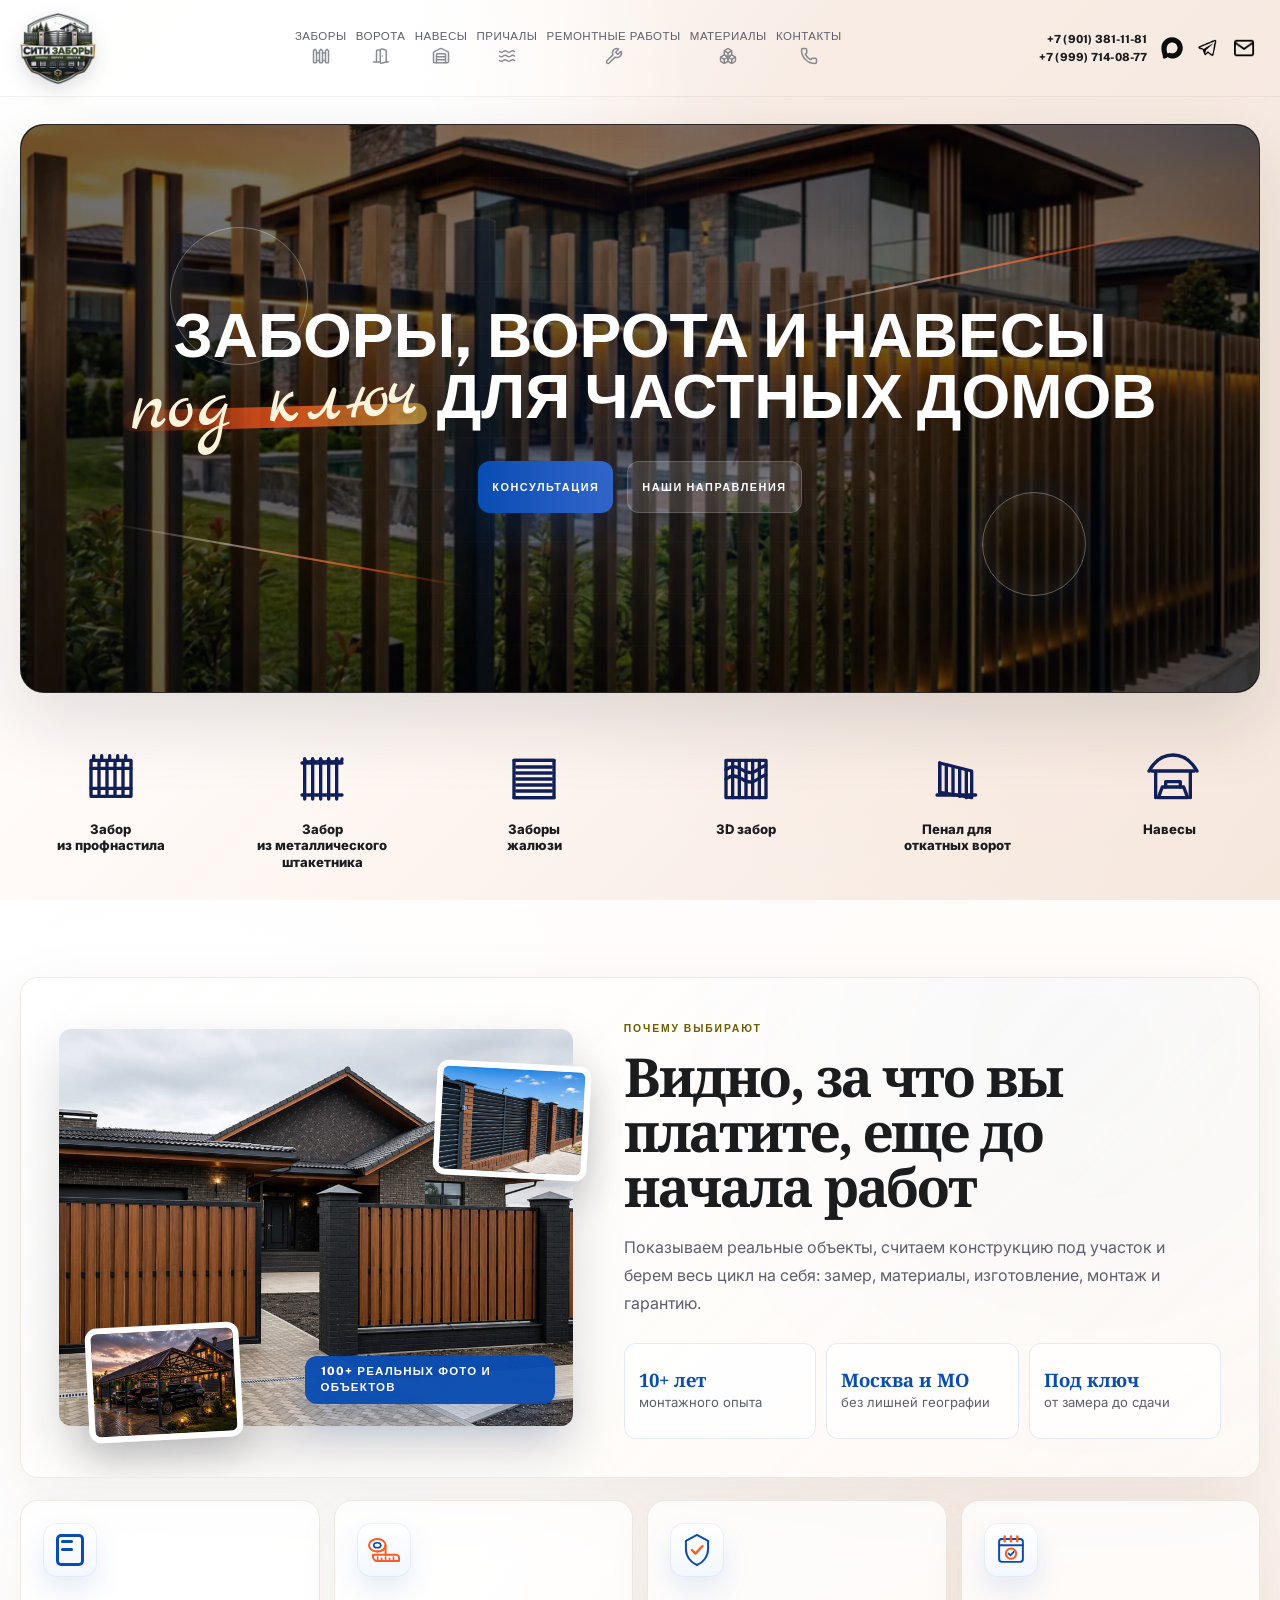
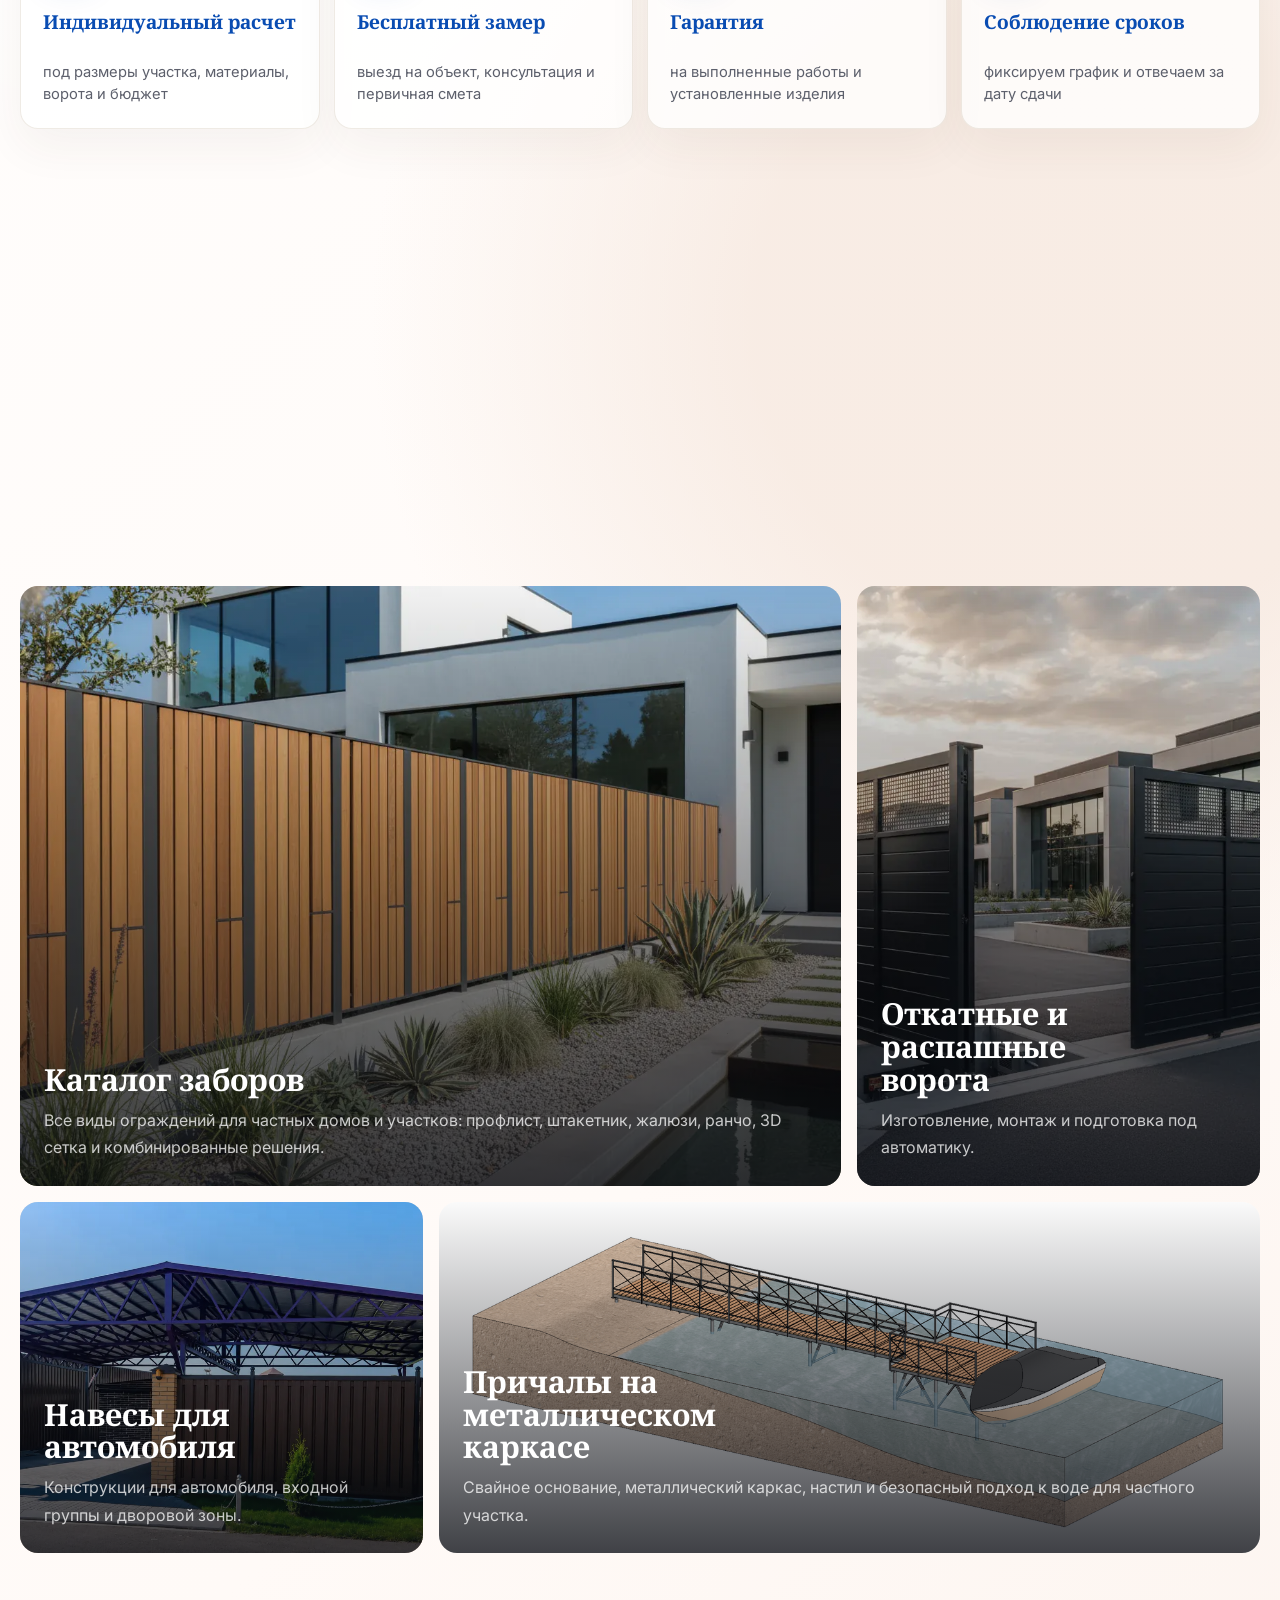
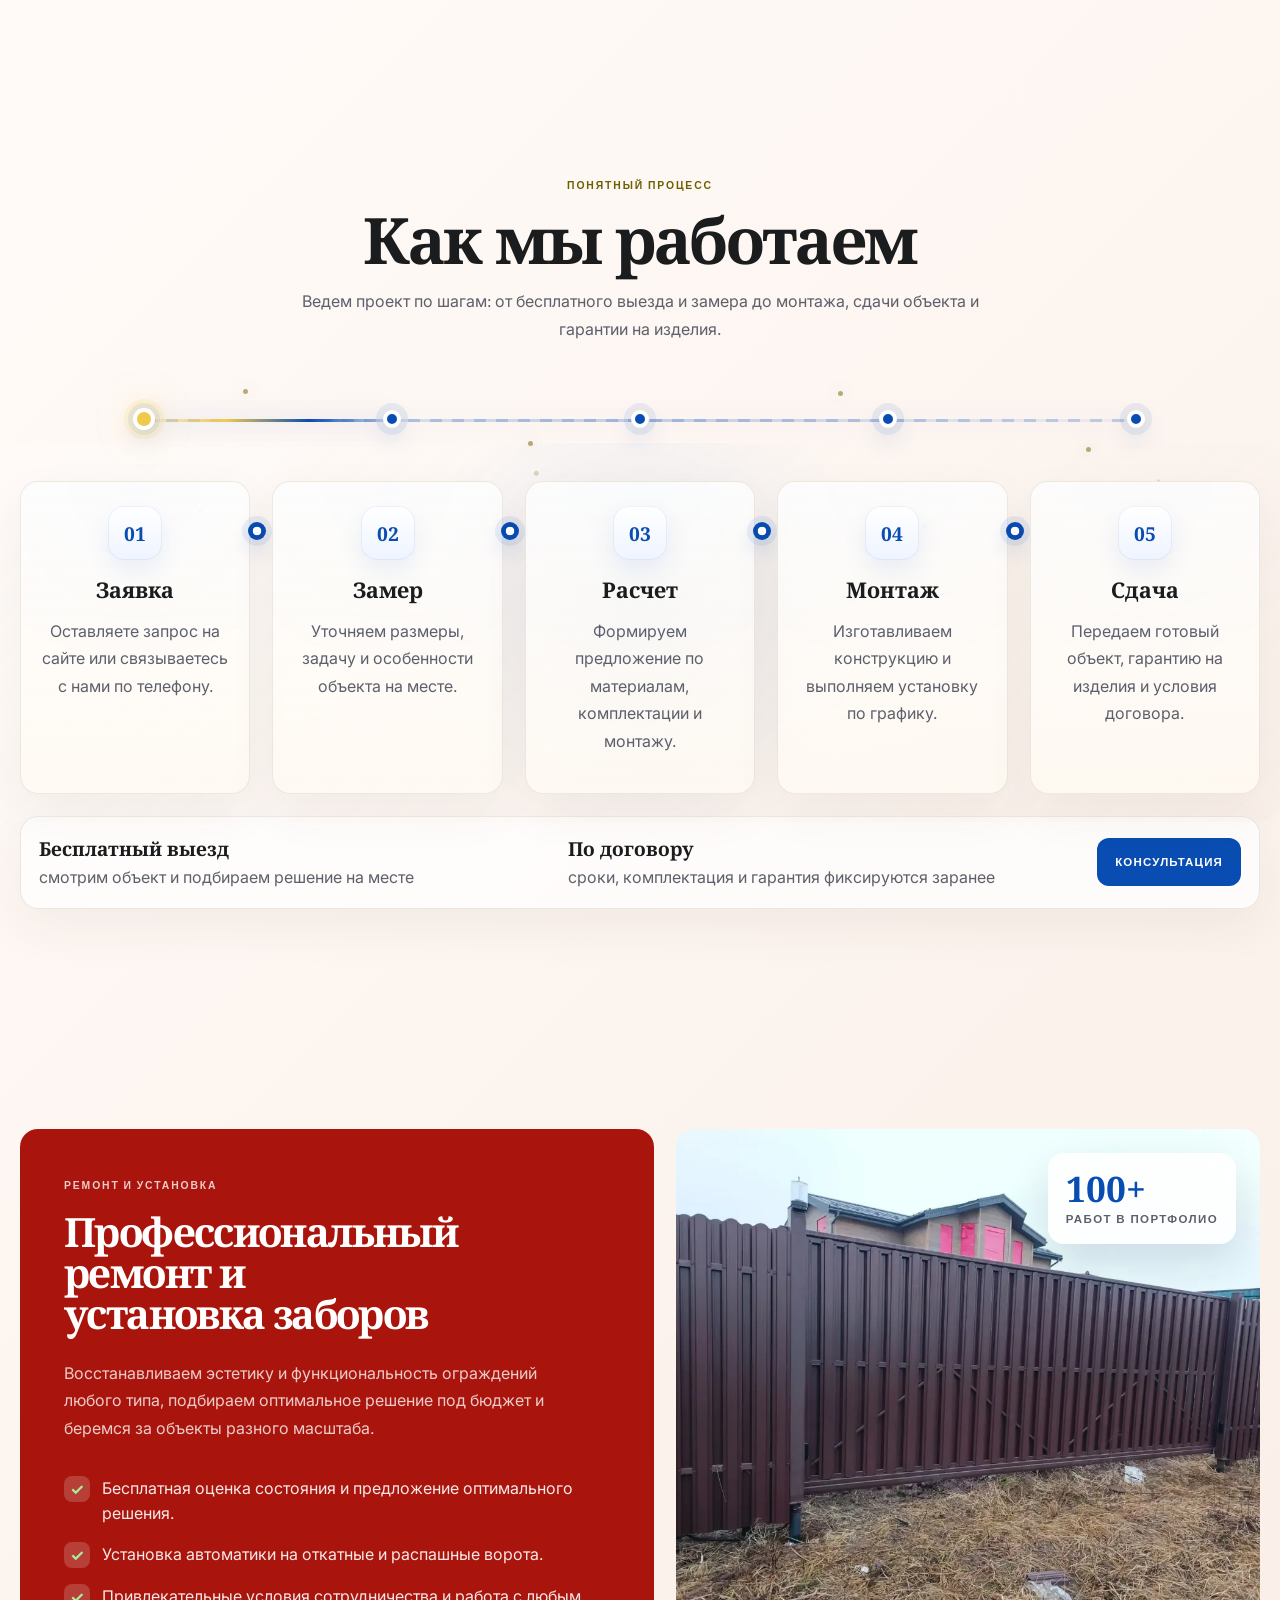
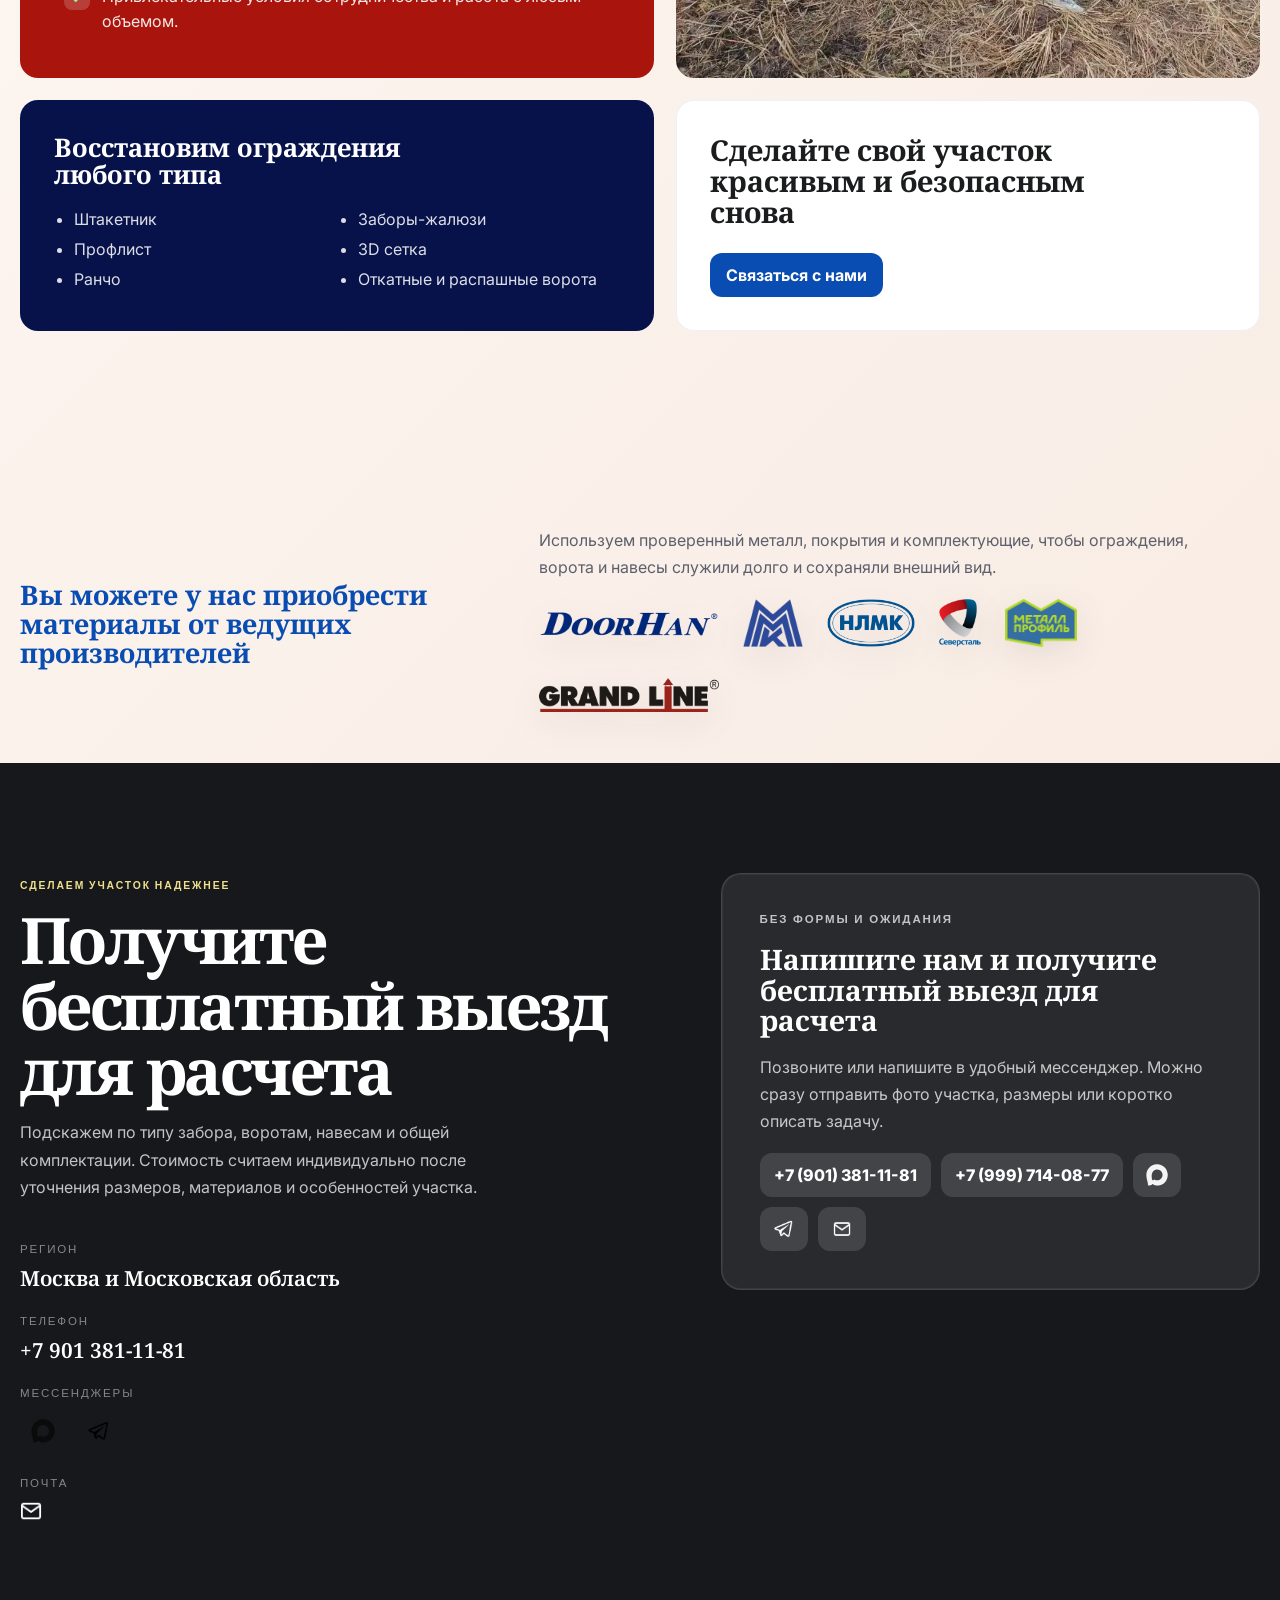
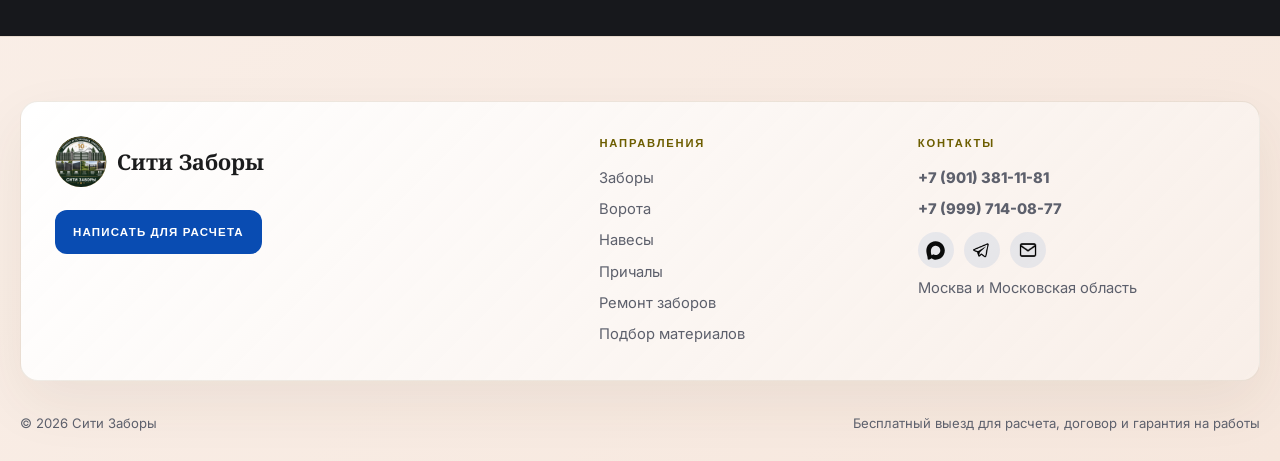
<file: index.html>
<!DOCTYPE html>
<html lang="ru">
  <head>
    <meta charset="UTF-8" />
    <meta name="viewport" content="width=device-width, initial-scale=1.0" />
    <title>Сити Заборы — заборы, ворота и навесы под ключ в Москве и МО</title>
    <meta
      name="description"
      content="Сити Заборы: изготовление, ремонт и монтаж заборов всех видов, ворот и навесов в Москве и Московской области. Бесплатный выезд для расчета."
    />
    <link rel="preconnect" href="https://fonts.googleapis.com" />
    <link rel="preconnect" href="https://fonts.gstatic.com" crossorigin />
    <link
      href="https://fonts.googleapis.com/css2?family=Inter:wght@400;500;600;700&family=Marck+Script&family=Noto+Serif:wght@400;600;700&family=Public+Sans:wght@500;600;700&display=swap"
      rel="stylesheet"
    />
    <link rel="stylesheet" href="./styles.css?v=20260717-nav-icons-all-pages" />
  </head>
  <body>
    <header class="site-header">
      <div class="container header-inner">
        <a class="brand" href="./index.html">
          <span class="brand-logo-wrap">
            <img class="brand-logo" src="./assets/site-logo-premium-transparent.png" alt="Логотип компании Сити Заборы" />
          </span>
        </a>

        <nav class="site-nav" aria-label="Основная навигация">
          <a href="./fences.html"><span class="site-nav-label">Заборы</span><span class="site-nav-icon nav-icon-fence" aria-hidden="true"></span></a>
          <a href="./gates.html"><span class="site-nav-label">Ворота</span><span class="site-nav-icon nav-icon-gates" aria-hidden="true"></span></a>
          <a href="./canopies.html"><span class="site-nav-label">Навесы</span><span class="site-nav-icon nav-icon-canopy" aria-hidden="true"></span></a>
          <a href="./piers.html"><span class="site-nav-label">Причалы</span><span class="site-nav-icon nav-icon-piers" aria-hidden="true"></span></a>
          <a href="./repair.html"><span class="site-nav-label">Ремонтные работы</span><span class="site-nav-icon nav-icon-repair" aria-hidden="true"></span></a>
          <a href="./materials.html"><span class="site-nav-label">Материалы</span><span class="site-nav-icon nav-icon-materials" aria-hidden="true"></span></a>
          <a href="./contacts.html"><span class="site-nav-label">Контакты</span><span class="site-nav-icon nav-icon-contacts" aria-hidden="true"></span></a>
        </nav>

        <div class="header-tools">
          <div class="header-phones" aria-label="Телефоны">
            <a class="header-phone" href="tel:+79013811181">+7 (901) 381-11-81</a>
            <a class="header-phone" href="tel:+79997140877">+7 (999) 714-08-77</a>
          </div>
          <div class="header-messengers" aria-label="Мессенджеры">
            <a class="messenger-link" href="tel:+79013811181" aria-label="Max">
              <img src="./assets/max-logo-black.svg" alt="" />
            </a>
            <a class="messenger-link messenger-link-telegram" href="tel:+79969668691" aria-label="Телеграм">
              <img src="./assets/telegram-logo-black.png" alt="" />
            </a>
            <a class="messenger-link messenger-link-mail" href="mailto:cityzabory@mail.ru" aria-label="Почта">
              <img src="./assets/mail-icon.png" alt="" />
            </a>
          </div>
          <a class="header-action" href="./contacts.html">Консультация</a>
        </div>
      </div>
    </header>

    <main id="top">
      <section class="hero">
        <div class="container hero-shell">
          <div class="hero-card">
            <div class="hero-media">
              <div class="hero-track" data-hero-track>
                <img class="hero-slide" src="./assets/home-hero-screen.webp" alt="Современный забор и ворота у частного дома" />
                <img class="hero-slide" src="./assets/hero-slide-1.webp" alt="Навес и забор на частном участке" />
                <img class="hero-slide" src="./assets/hero-slide-2.webp" alt="Забор жалюзи с кирпичными столбами" />
                <img class="hero-slide" src="./assets/hero-slide-3.webp" alt="Современный забор у частного дома" />
                <img class="hero-slide" src="./assets/hero-canopy-evening.jpg" alt="Навес для автомобилей на участке вечером" />
              </div>
            </div>
            <div class="hero-overlay"></div>
            <div class="hero-graphics" aria-hidden="true">
              <span class="hero-wire hero-wire-one"></span>
              <span class="hero-wire hero-wire-two"></span>
              <span class="hero-pulse hero-pulse-one"></span>
              <span class="hero-pulse hero-pulse-two"></span>
              <span class="hero-scan"></span>
            </div>
            <div class="hero-inner">
              <div class="hero-copy">
                <h1>
                  Заборы, ворота и навесы
                  <span class="hero-title-accent">под ключ</span>
                  для частных домов
                </h1>
                <div class="hero-actions">
                  <a class="button button-primary" href="./contacts.html">Консультация</a>
                  <a class="button button-secondary" href="#services">Наши направления</a>
                </div>
              </div>
            </div>
          </div>
        </div>
      </section>

      <section class="product-strip" aria-label="Популярные товарные позиции">
        <div class="container product-strip-grid">
          <a class="product-tile" href="./fences.html#fence-types">
            <svg viewBox="0 0 96 96" aria-hidden="true">
              <rect x="18" y="20" width="60" height="54" />
              <path d="M18 32h60M18 62h60M30 20v54M42 20v54M54 20v54M66 20v54" />
              <path d="M22 20v-7M34 20v-7M46 20v-7M58 20v-7M70 20v-7" />
            </svg>
            <span>Забор<br />из профнастила</span>
          </a>

          <a class="product-tile" href="./fences.html#fence-types">
            <svg viewBox="0 0 96 96" aria-hidden="true">
              <path d="M18 24h60M18 72h60" />
              <path d="M22 18v60M34 18v60M46 18v60M58 18v60M70 18v60" />
              <path d="M22 18c0 6 12 6 12 0M34 18c0 6 12 6 12 0M46 18c0 6 12 6 12 0M58 18c0 6 12 6 12 0M70 18c0 6 8 6 8 0" />
            </svg>
            <span>Забор<br />из металлического<br />штакетника</span>
          </a>

          <a class="product-tile" href="./fences.html#fence-types">
            <svg viewBox="0 0 96 96" aria-hidden="true">
              <rect x="18" y="20" width="60" height="56" />
              <path d="M22 30h52M22 39h52M22 48h52M22 57h52M22 66h52" />
              <path d="M18 20h60M18 76h60" />
            </svg>
            <span>Заборы<br />жалюзи</span>
          </a>

          <a class="product-tile" href="./fences.html#fence-types">
            <svg viewBox="0 0 96 96" aria-hidden="true">
              <rect x="18" y="20" width="60" height="56" />
              <path d="M28 20v56M38 20v56M48 20v56M58 20v56M68 20v56" />
              <path d="M18 34c8-6 14-6 24 0s16 6 24 0 12-6 12-6" />
              <path d="M18 48c8-6 14-6 24 0s16 6 24 0 12-6 12-6" />
            </svg>
            <span>3D забор</span>
          </a>

          <a class="product-tile" href="./gates.html">
            <svg viewBox="0 0 96 96" aria-hidden="true">
              <path d="M22 68V24l48 12v40L22 68Z" />
              <path d="M22 24v44M32 27v43M42 30v42M52 33v41M62 36v40" />
              <path d="M18 72h58" />
            </svg>
            <span>Пенал для<br />откатных ворот</span>
          </a>

          <a class="product-tile" href="./canopies.html">
            <svg viewBox="0 0 96 96" aria-hidden="true">
              <path d="M18 36c9-16 21-24 36-24s27 8 36 24" />
              <path d="M22 36h64M28 36v40M80 36v40" />
              <path d="M38 60h32l6 16H32l6-16Z" />
              <path d="M43 60v-8h22v8" />
            </svg>
            <span>Навесы</span>
          </a>
        </div>
      </section>

      <section class="metrics" aria-label="Преимущества Сити Заборы">
        <div class="container metrics-wrap">
          <div class="metrics-showcase">
            <div class="metrics-media">
              <img src="./assets/portfolio-modern-fence.jpg" alt="Готовый современный забор на частном участке" />
              <img class="metrics-thumb metrics-thumb-one" src="./assets/portfolio-louver-fence.jpg" alt="Фрагмент забора жалюзи" />
              <img class="metrics-thumb metrics-thumb-two" src="./assets/portfolio-canopy-evening.jpg" alt="Навес и ограждение на участке вечером" />
              <span class="metrics-badge">100+ реальных фото и объектов</span>
            </div>

            <div class="metrics-copy">
              <span class="section-label">почему выбирают</span>
              <h2>Видно, за что вы платите, еще до начала работ</h2>
              <p>
                Показываем реальные объекты, считаем конструкцию под участок и берем
                весь цикл на себя: замер, материалы, изготовление, монтаж и гарантию.
              </p>
              <div class="metrics-proof" aria-label="Ключевые факты">
                <span><strong>10+ лет</strong> монтажного опыта</span>
                <span><strong>Москва и МО</strong> без лишней географии</span>
                <span><strong>Под ключ</strong> от замера до сдачи</span>
              </div>
            </div>
          </div>

          <div class="metrics-grid">
            <article class="metric-card">
              <span class="metric-icon metric-icon-calc" aria-hidden="true"></span>
              <strong>Индивидуальный расчет</strong>
              <span>под размеры участка, материалы, ворота и бюджет</span>
            </article>
            <article class="metric-card">
              <span class="metric-icon metric-icon-image" aria-hidden="true">
                <img src="./assets/metric-measure.svg" alt="" />
              </span>
              <strong>Бесплатный замер</strong>
              <span>выезд на объект, консультация и первичная смета</span>
            </article>
            <article class="metric-card">
              <span class="metric-icon metric-icon-image" aria-hidden="true">
                <img src="./assets/metric-shield.svg" alt="" />
              </span>
              <strong>Гарантия</strong>
              <span>на выполненные работы и установленные изделия</span>
            </article>
            <article class="metric-card">
              <span class="metric-icon metric-icon-image" aria-hidden="true">
                <img src="./assets/metric-calendar.svg" alt="" />
              </span>
              <strong>Соблюдение сроков</strong>
              <span>фиксируем график и отвечаем за дату сдачи</span>
            </article>
          </div>
        </div>
      </section>

      <section class="section services-section" id="services">
        <div class="container">
          <div class="section-head">
            <span class="section-label">основные направления</span>
              <h2>Заборы всех видов в приоритете</h2>
            <p>
              Основное направление Сити Заборы — заборы всех видов. Также берем
              ворота, навесы, автоматику и восстановление существующих ограждений.
            </p>
          </div>

          <div class="services-grid">
            <a class="service-card service-card-large" href="./fences.html">
              <img src="./assets/catalog-fences.webp" alt="Каталог заборов" />
              <span class="service-card-action">Смотреть каталог</span>
              <div class="service-card-copy">
                <h3>Каталог заборов</h3>
                <p>
                  Все виды ограждений для частных домов и участков: профлист,
                  штакетник, жалюзи, ранчо, 3D сетка и комбинированные решения.
                </p>
              </div>
            </a>

            <a class="service-card" href="./gates.html">
              <img src="./assets/catalog-gates.webp" alt="Откатные и распашные ворота" />
              <span class="service-card-action">Перейти</span>
              <div class="service-card-copy">
                <h3>Откатные и распашные ворота</h3>
                <p>Изготовление, монтаж и подготовка под автоматику.</p>
              </div>
            </a>

            <a class="service-card" href="./canopies.html">
              <img src="./assets/service-canopy-main.webp" alt="Навесы для автомобиля" />
              <span class="service-card-action">Перейти</span>
              <div class="service-card-copy">
                <h3>Навесы для автомобиля</h3>
                <p>Конструкции для автомобиля, входной группы и дворовой зоны.</p>
              </div>
            </a>

            <a class="service-card service-card-wide service-card-diagram" href="./piers.html">
              <img src="./assets/pier-diagram.png" alt="Схема причала на металлическом каркасе" />
              <span class="service-card-action">Перейти</span>
              <div class="service-card-copy">
                <h3>Причалы на металлическом каркасе</h3>
                <p>
                  Свайное основание, металлический каркас, настил и безопасный
                  подход к воде для частного участка.
                </p>
              </div>
            </a>
          </div>
        </div>
      </section>

      <section class="section process-section" id="process">
        <div class="container">
          <div class="section-head centered">
            <span class="section-label">понятный процесс</span>
            <h2>Как мы работаем</h2>
            <p>
              Ведем проект по шагам: от бесплатного выезда и замера до монтажа,
              сдачи объекта и гарантии на изделия.
            </p>
          </div>

          <div class="process-route" aria-hidden="true">
            <span class="process-route-line"></span>
            <span class="process-route-pulse"></span>
            <span class="process-route-node process-route-node-one"></span>
            <span class="process-route-node process-route-node-two"></span>
            <span class="process-route-node process-route-node-three"></span>
            <span class="process-route-node process-route-node-four"></span>
            <span class="process-route-node process-route-node-five"></span>
            <span class="process-cursor"></span>
            <span class="process-particle process-particle-one"></span>
            <span class="process-particle process-particle-two"></span>
            <span class="process-particle process-particle-three"></span>
            <span class="process-particle process-particle-four"></span>
          </div>

          <div class="process-grid" aria-label="Этапы работы">
            <article>
              <span>01</span>
              <h3>Заявка</h3>
              <p>Оставляете запрос на сайте или связываетесь с нами по телефону.</p>
            </article>
            <article>
              <span>02</span>
              <h3>Замер</h3>
              <p>Уточняем размеры, задачу и особенности объекта на месте.</p>
            </article>
            <article>
              <span>03</span>
              <h3>Расчет</h3>
              <p>Формируем предложение по материалам, комплектации и монтажу.</p>
            </article>
            <article>
              <span>04</span>
              <h3>Монтаж</h3>
              <p>Изготавливаем конструкцию и выполняем установку по графику.</p>
            </article>
            <article>
              <span>05</span>
              <h3>Сдача</h3>
              <p>Передаем готовый объект, гарантию на изделия и условия договора.</p>
            </article>
          </div>

          <div class="process-summary">
            <div>
              <strong>Бесплатный выезд</strong>
              <span>смотрим объект и подбираем решение на месте</span>
            </div>
            <div>
              <strong>По договору</strong>
              <span>сроки, комплектация и гарантия фиксируются заранее</span>
            </div>
            <a class="process-summary-link" href="./contacts.html">Консультация</a>
          </div>
        </div>
      </section>

      <section class="section repair-section" id="repair">
        <div class="container repair-layout">
          <div class="repair-copy">
            <span class="section-label">ремонт и установка</span>
            <h2>Профессиональный ремонт и установка заборов</h2>
            <p>
              Восстанавливаем эстетику и функциональность ограждений любого типа,
              подбираем оптимальное решение под бюджет и беремся за объекты разного
              масштаба.
            </p>

            <div class="repair-benefits">
              <article>
                <span>✓</span>
                <p>Бесплатная оценка состояния и предложение оптимального решения.</p>
              </article>
              <article>
                <span>✓</span>
                <p>Установка автоматики на откатные и распашные ворота.</p>
              </article>
              <article>
                <span>✓</span>
                <p>Привлекательные условия сотрудничества и работа с любым объемом.</p>
              </article>
            </div>
          </div>

          <div class="repair-panel">
            <div class="repair-stat">
              <strong>100+</strong>
              <span>работ в портфолио</span>
            </div>
            <img src="./assets/fence-brown.webp" alt="Ремонт и установка деревянного забора" />
          </div>

          <div class="repair-types">
            <h3>Восстановим ограждения любого типа</h3>
            <ul>
              <li>Штакетник</li>
              <li>Заборы-жалюзи</li>
              <li>Профлист</li>
              <li>3D сетка</li>
              <li>Ранчо</li>
              <li>Откатные и распашные ворота</li>
            </ul>
          </div>

          <div class="repair-contact">
            <strong>Сделайте свой участок красивым и безопасным снова</strong>
            <div>
              <a href="tel:+79013811181">Связаться с нами</a>
            </div>
          </div>
        </div>
      </section>

      <section class="metrics materials-section" id="materials-sale">
        <div class="container materials-advantage">
          <strong>Вы можете у нас приобрести материалы от ведущих производителей</strong>
          <div class="materials-copy">
            <span>
              Используем проверенный металл, покрытия и комплектующие, чтобы ограждения,
              ворота и навесы служили долго и сохраняли внешний вид.
            </span>
            <div class="materials-logos" aria-label="Производители материалов">
              <img src="./assets/logo-doorhan-transparent.png" alt="DoorHan" />
              <img src="./assets/logo-mmk-transparent.png" alt="ММК" />
              <img src="./assets/logo-nlmk-transparent.png" alt="НЛМК" />
              <img src="./assets/logo-severstal-transparent.png" alt="Северсталь" />
              <img src="./assets/logo-metalprofile-transparent.png" alt="Металл Профиль" />
              <img src="./assets/logo-grand-line-transparent.png" alt="Grand Line" />
            </div>
          </div>
        </div>
      </section>

      <section class="section showcase-section">
        <div class="container showcase-grid">
          <article class="showcase-card">
            <img src="./assets/fence-grey.webp" alt="Серый забор из штакетника" />
            <div class="showcase-copy">
              <h3>Аккуратная уличная линия</h3>
              <p>Штакетник и профлист для частного сектора с чистой геометрией фасада.</p>
            </div>
          </article>
          <article class="showcase-card">
            <img src="./assets/hero-fence.webp" alt="Забор жалюзи возле дома" />
            <div class="showcase-copy">
              <h3>Премиальный внешний вид</h3>
              <p>Решения, где ограждение становится частью архитектуры участка.</p>
            </div>
          </article>
          <article class="showcase-card">
            <img src="./assets/montage-1.webp" alt="Монтаж основания забора" />
            <div class="showcase-copy">
              <h3>Реальный монтаж</h3>
              <p>Показываем процесс работ, а не только финальный глянец.</p>
            </div>
          </article>
        </div>
      </section>

      <section class="contact-band" id="contact">
        <div class="container contact-grid">
          <div class="contact-copy">
            <span class="section-label accent">сделаем участок надежнее</span>
            <h2>Получите бесплатный выезд для расчета</h2>
            <p>
              Подскажем по типу забора, воротам, навесам и общей комплектации.
              Стоимость считаем индивидуально после уточнения размеров, материалов
              и особенностей участка.
            </p>
            <div class="contact-notes">
              <div>
                <span>Регион</span>
                <strong>Москва и Московская область</strong>
              </div>
              <div>
                <span>Телефон</span>
                <a class="contact-phone-link" href="tel:+79013811181">+7 901 381-11-81</a>
              </div>
              <div>
                <span>Мессенджеры</span>
                <div class="contact-messenger-links">
                  <a href="tel:+79013811181" aria-label="Max: +7 901 381-11-81">
                    <img src="./assets/max-logo-black.svg" alt="" />
                  </a>
                  <a href="tel:+79969668691" aria-label="Телеграм: +7 996 966-86-91">
                    <img src="./assets/telegram-logo-black.png" alt="" />
                  </a>
                </div>
              </div>
              <div>
                <span>Почта</span>
                <a class="contact-icon-link contact-mail-link" href="mailto:cityzabory@mail.ru">
                  <img src="./assets/mail-icon.png" alt="" />
                </a>
              </div>
            </div>
          </div>

          <div class="direct-contact-card direct-contact-card-dark">
            <span class="direct-contact-kicker">без формы и ожидания</span>
            <h3>Напишите нам и получите бесплатный выезд для расчета</h3>
            <p>Позвоните или напишите в удобный мессенджер. Можно сразу отправить фото участка, размеры или коротко описать задачу.</p>
            <div class="direct-contact-actions">
              <a href="tel:+79013811181">+7 (901) 381-11-81</a>
              <a href="tel:+79997140877">+7 (999) 714-08-77</a>
              <a class="direct-contact-icon" href="https://web.max.ru/" target="_blank" rel="noopener" aria-label="Max">
                <img src="./assets/max-logo-black.svg" alt="" />
              </a>
              <a class="direct-contact-icon" href="tg://resolve?phone=79969668691" aria-label="Telegram">
                <img src="./assets/telegram-logo-black.png" alt="" />
              </a>
              <a class="direct-contact-icon direct-contact-mail" href="mailto:cityzabory@mail.ru" aria-label="Почта">
                <img src="./assets/mail-icon.png" alt="" />
              </a>
            </div>
          </div>
        </div>
      </section>
    </main>

    <footer class="site-footer">
      <div class="container footer-shell">
        <div class="footer-main footer-main-modern">
          <div class="footer-brand">
            <div class="footer-brand-row">
              <img class="footer-logo" src="./assets/site-logo-new.png" alt="Логотип компании Сити Заборы" />
              <strong>Сити Заборы</strong>
            </div>
            <a class="footer-cta" href="./contacts.html">Написать для расчета</a>
          </div>

          <nav class="footer-column" aria-label="Направления">
            <span>Направления</span>
            <a href="./fences.html">Заборы</a>
            <a href="./gates.html">Ворота</a>
            <a href="./canopies.html">Навесы</a>
            <a href="./piers.html">Причалы</a>
            <a href="./repair.html">Ремонт заборов</a>
            <a href="./materials.html">Подбор материалов</a>
          </nav>

          <div class="footer-column footer-contact-column">
            <span>Контакты</span>
            <a href="tel:+79013811181">+7 (901) 381-11-81</a>
            <a href="tel:+79997140877">+7 (999) 714-08-77</a>
            <div class="footer-social-icons" aria-label="Социальные сети и почта">
              <a href="https://web.max.ru/" target="_blank" rel="noopener" aria-label="Max">
                <img src="./assets/max-logo-black.svg" alt="" />
              </a>
              <a href="tg://resolve?phone=79969668691" aria-label="Telegram">
                <img src="./assets/telegram-logo-black.png" alt="" />
              </a>
              <a class="footer-mail-link" href="mailto:cityzabory@mail.ru" aria-label="Почта">
              <img src="./assets/mail-icon.png" alt="" />
              </a>
            </div>
            <p>Москва и Московская область</p>
          </div>
        </div>

        <div class="footer-bottom">
          <span>© 2026 Сити Заборы</span>
          <span>Бесплатный выезд для расчета, договор и гарантия на работы</span>
        </div>
      </div>
    </footer>
    <script>
(() => {
        const track = document.querySelector("[data-hero-track]");
        if (!track) return;

        const slides = Array.from(track.querySelectorAll(".hero-slide"));
        let activeIndex = 0;

        slides.forEach((slide, index) => {
          slide.classList.toggle("is-active", index === activeIndex);
        });

        setInterval(() => {
          const nextIndex = (activeIndex + 1) % slides.length;
          const currentSlide = slides[activeIndex];
          const nextSlide = slides[nextIndex];

          nextSlide.classList.add("is-next");
          nextSlide.offsetHeight;
          currentSlide.classList.add("is-leaving");
          nextSlide.classList.add("is-active");

          window.setTimeout(() => {
            currentSlide.classList.remove("is-active", "is-leaving");
            nextSlide.classList.remove("is-next");
            activeIndex = nextIndex;
          }, 950);
        }, 5000);
      })();
    </script>
    <script src="./assets/site-effects.js?v=20260717-gate-sections-icons"></script>
  </body>
</html>
</file>
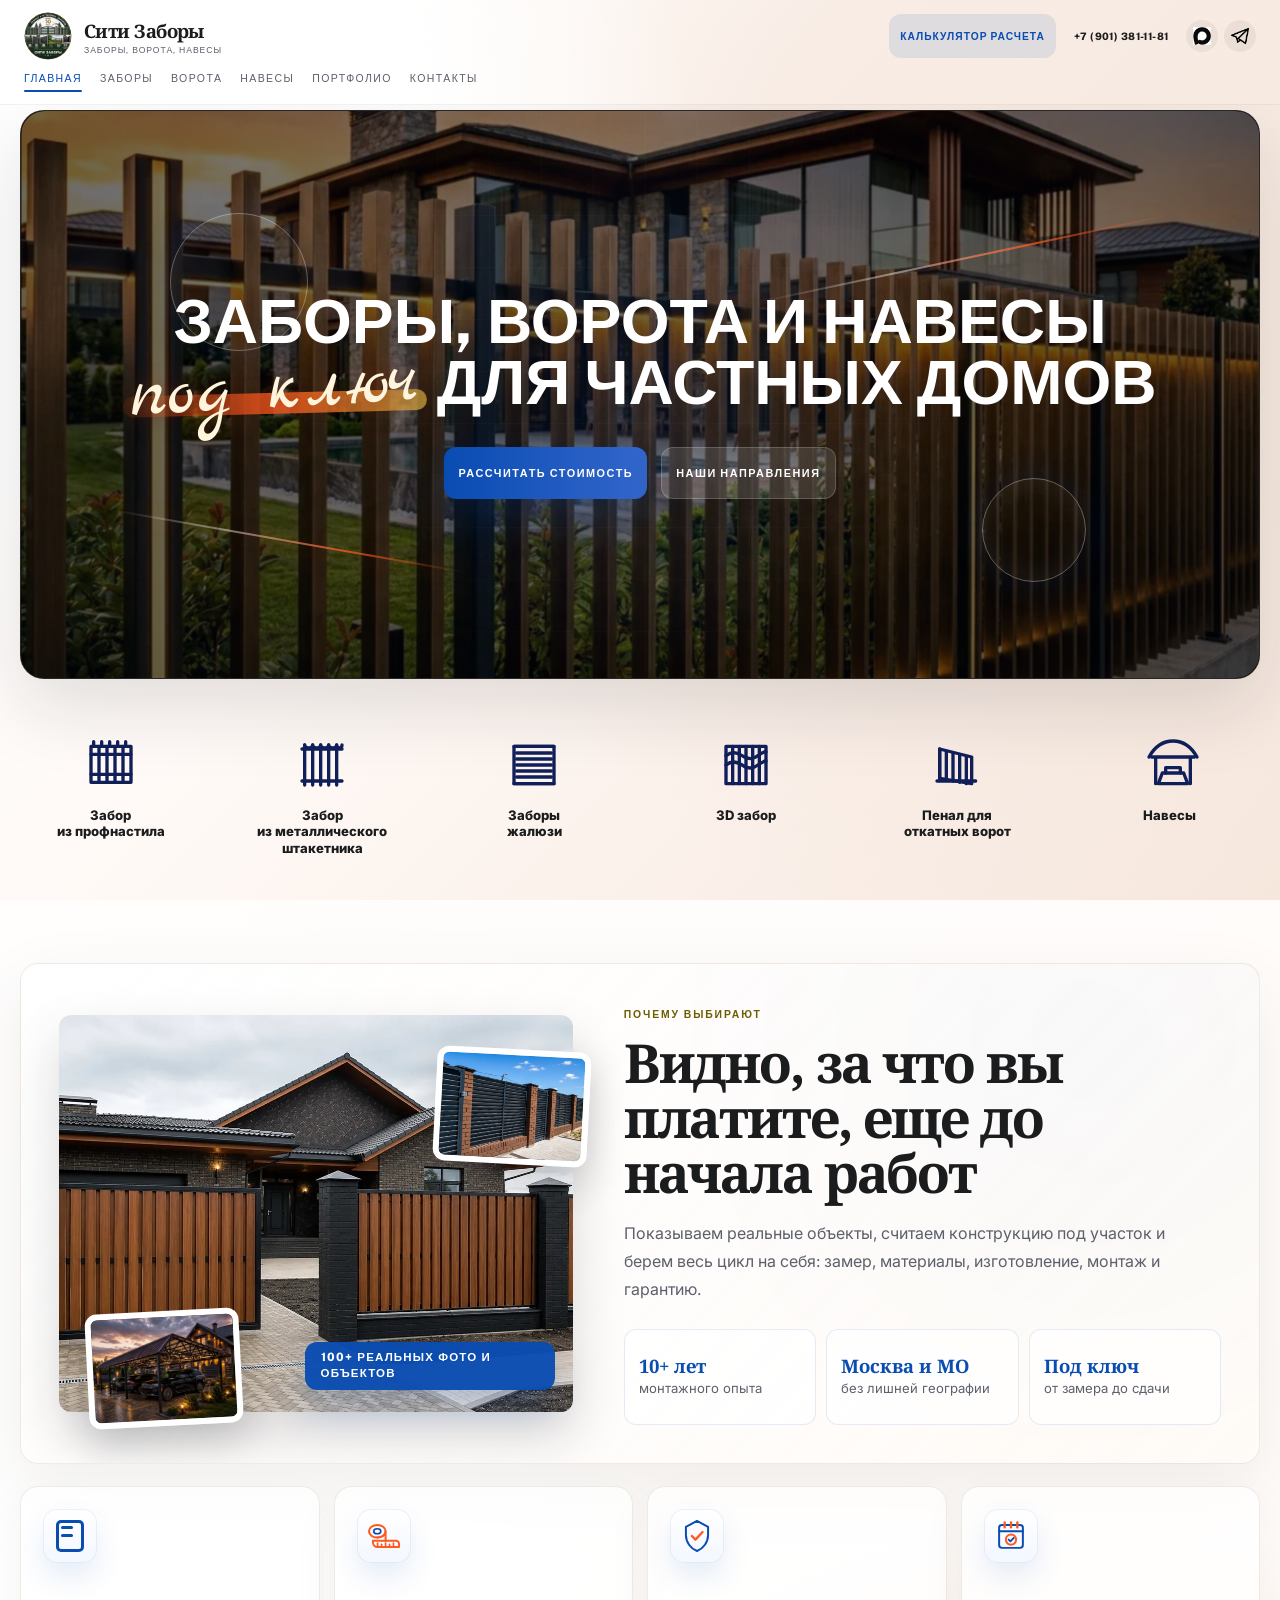
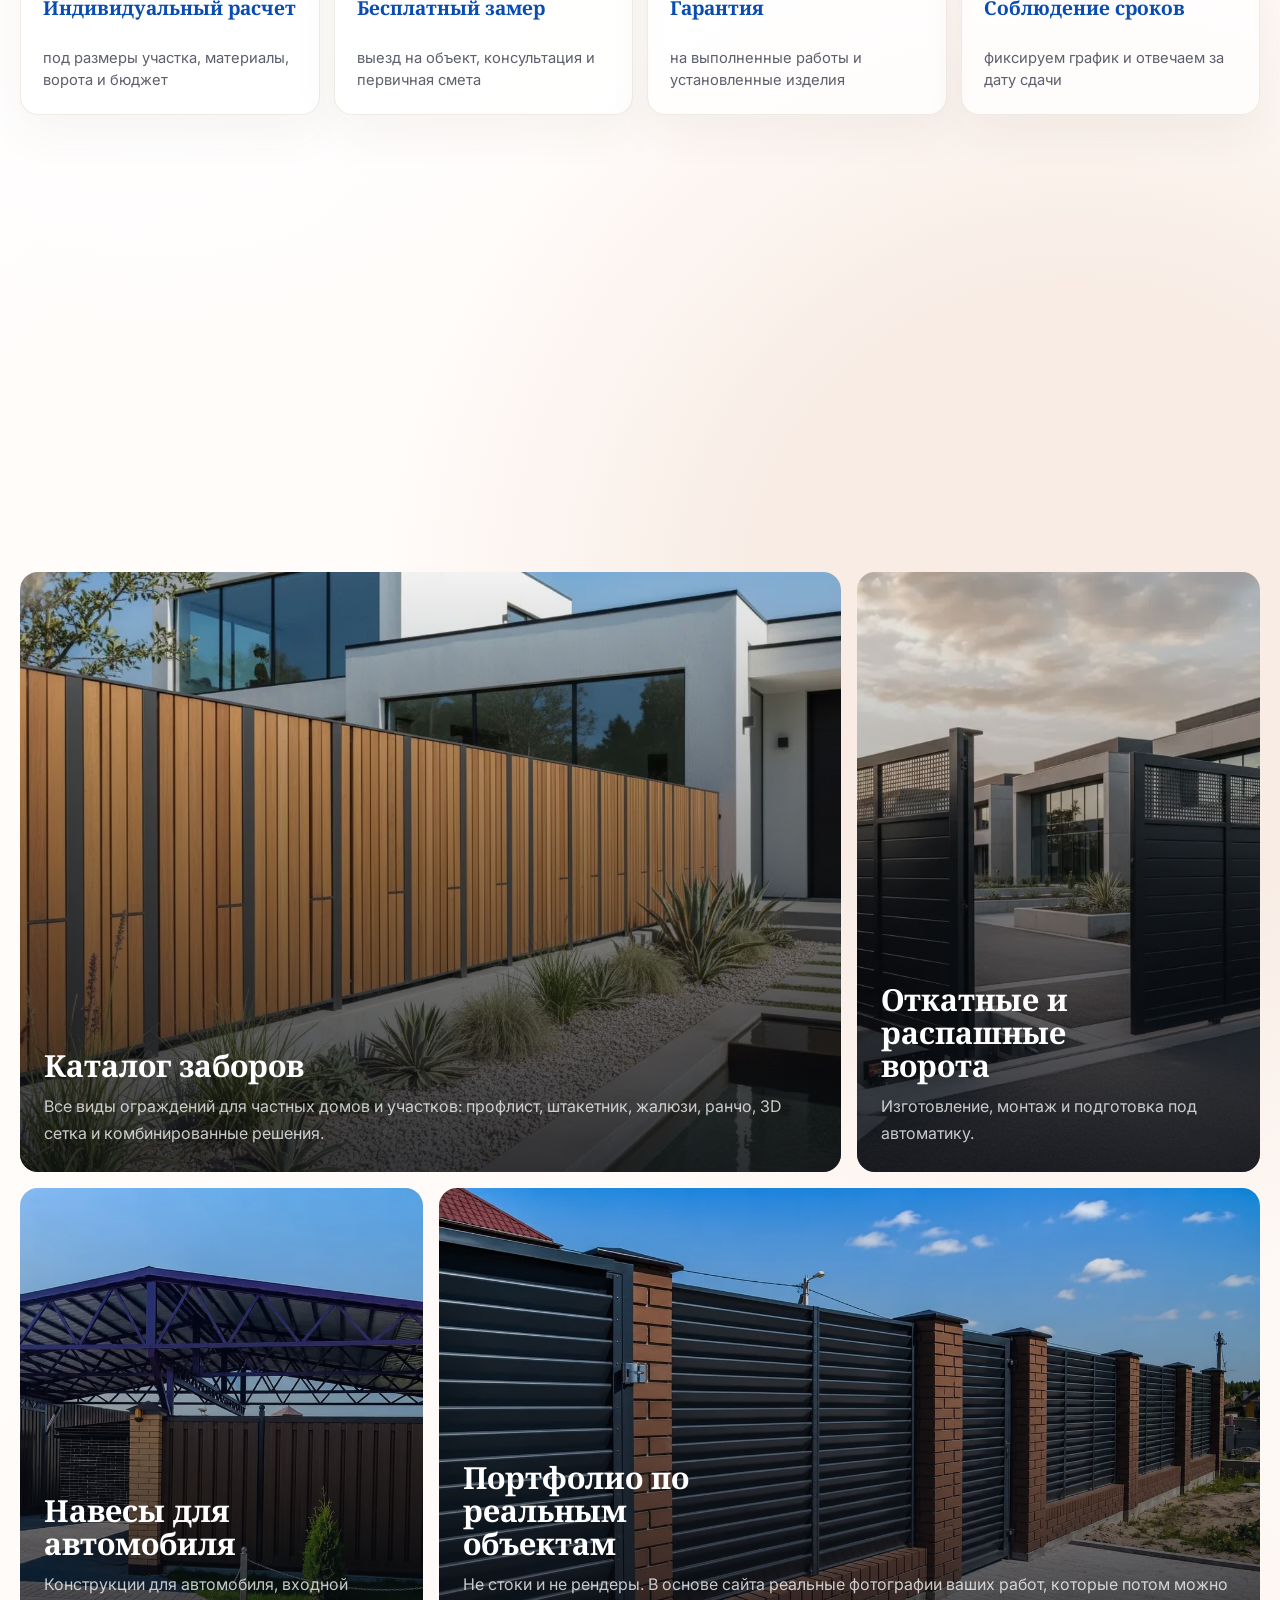
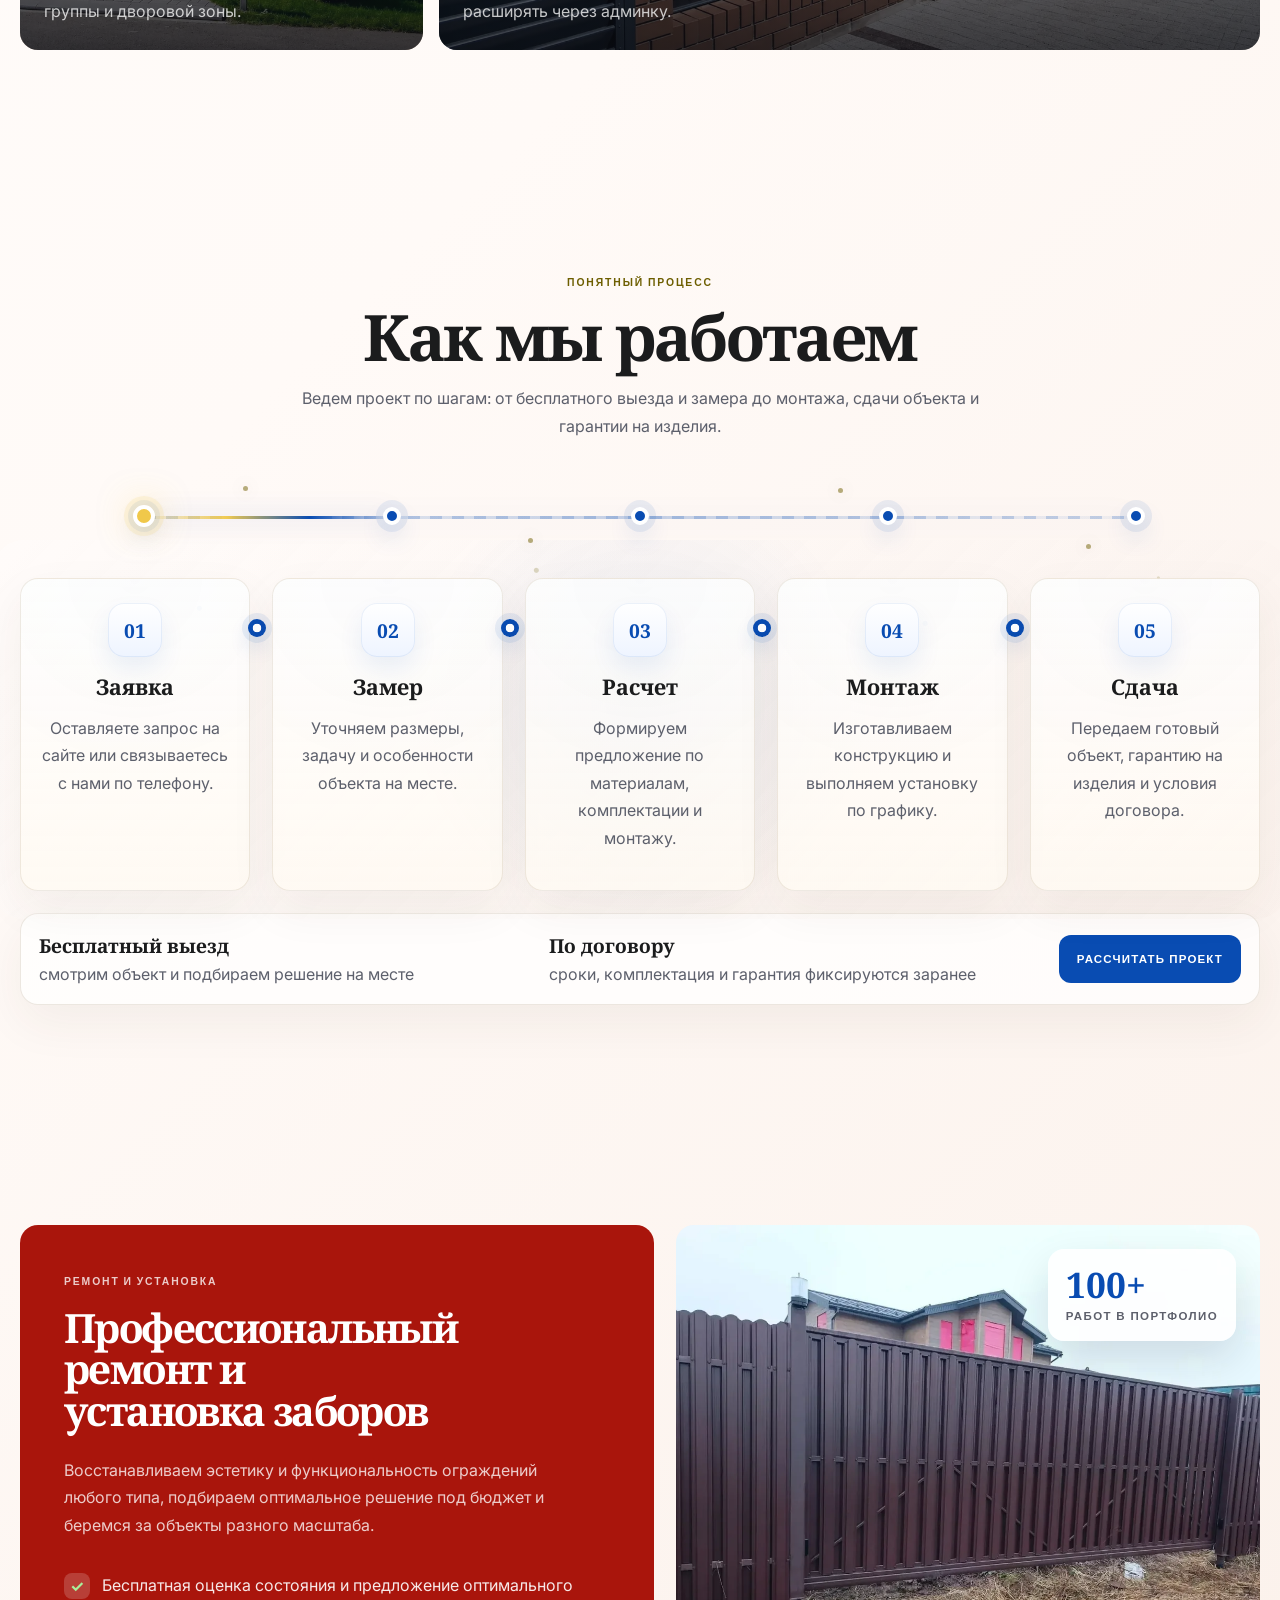
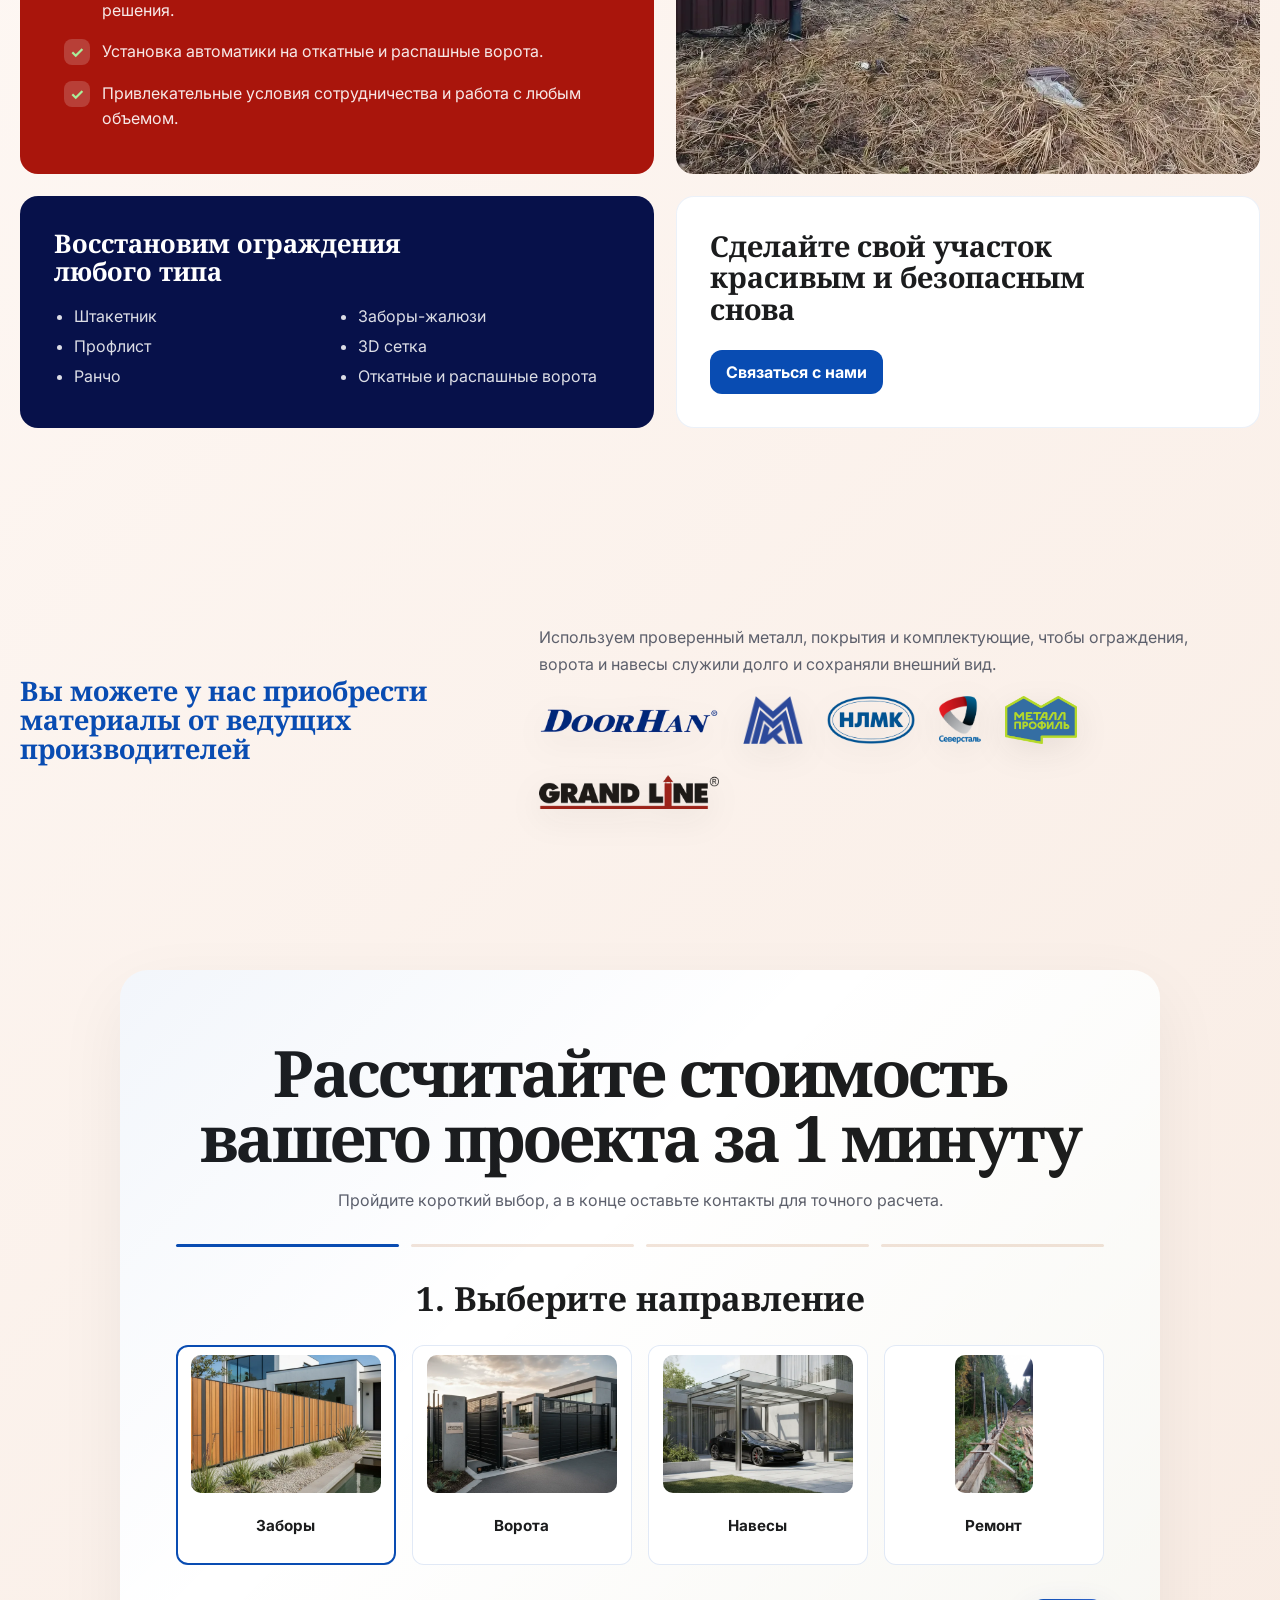
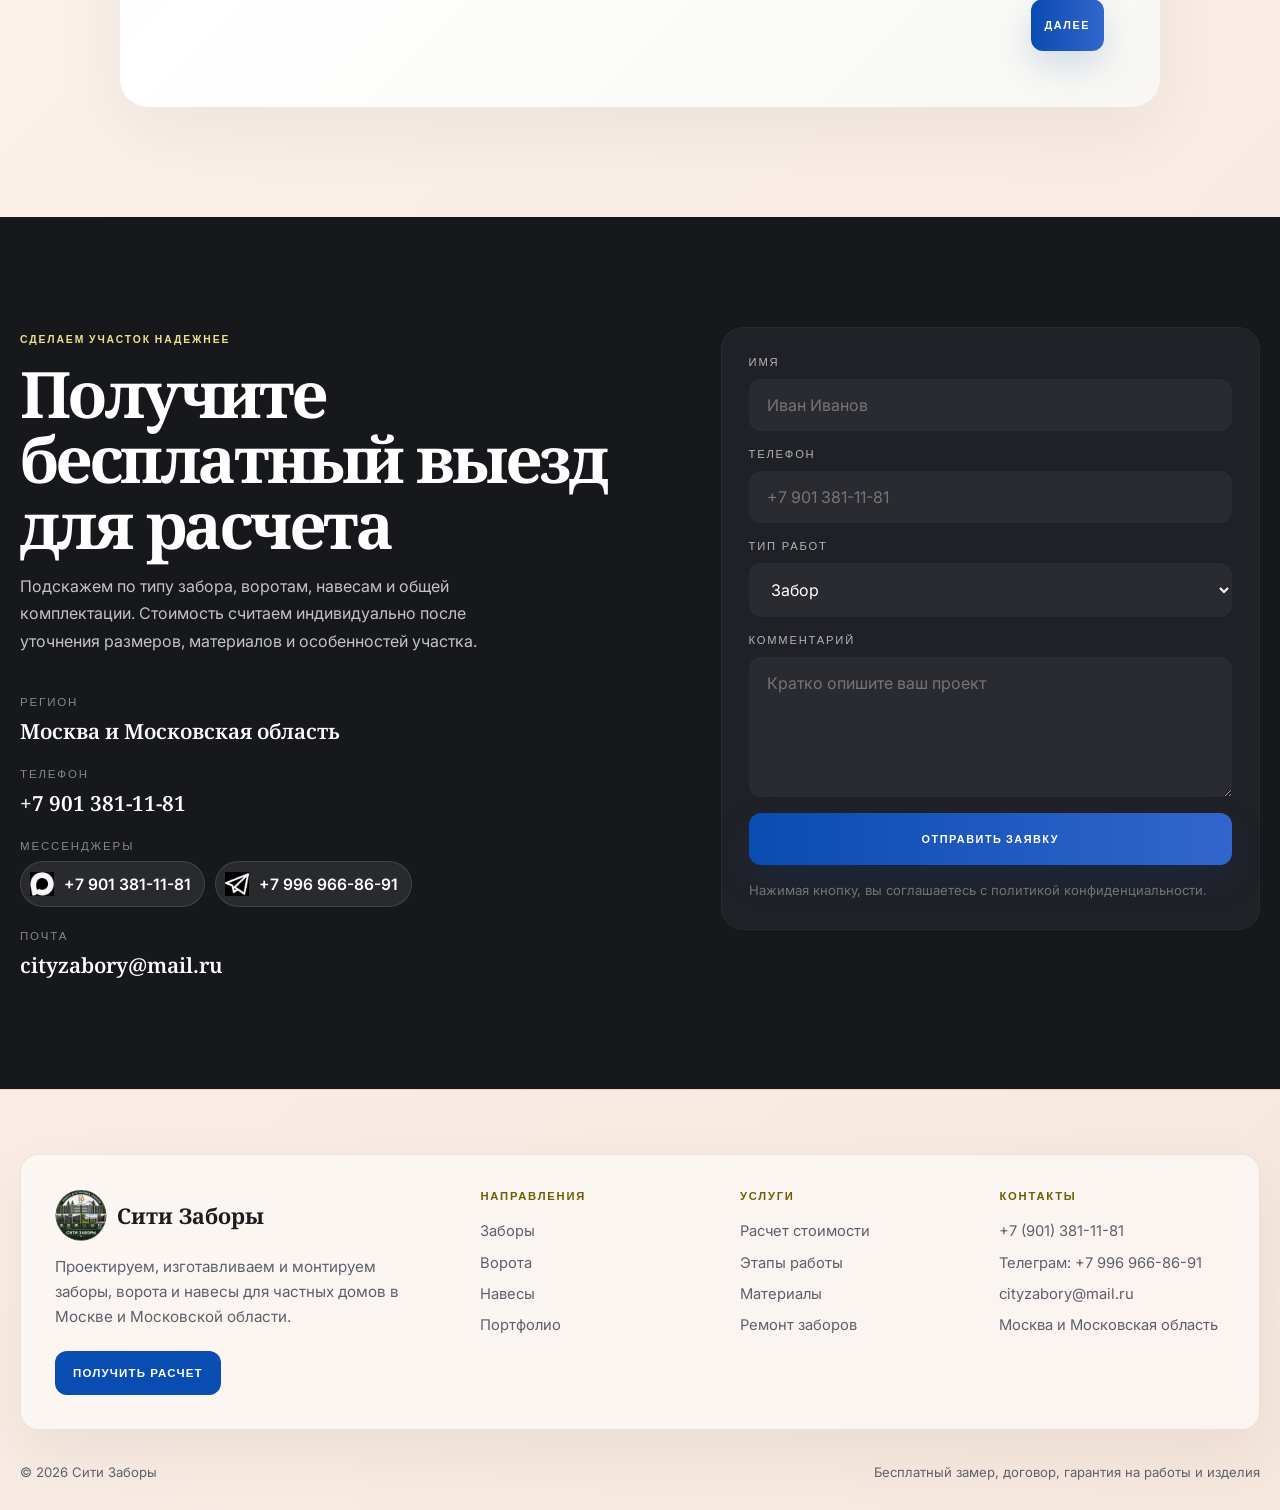
<file: city-zabor-github-upload-optimized/index.html>
<!DOCTYPE html>
<html lang="ru">
  <head>
    <meta charset="UTF-8" />
    <meta name="viewport" content="width=device-width, initial-scale=1.0" />
    <title>Сити Заборы — заборы, ворота и навесы под ключ в Москве и МО</title>
    <meta
      name="description"
      content="Сити Заборы: изготовление, ремонт и монтаж заборов всех видов, ворот и навесов в Москве и Московской области. Бесплатный выезд для расчета."
    />
    <link rel="preconnect" href="https://fonts.googleapis.com" />
    <link rel="preconnect" href="https://fonts.gstatic.com" crossorigin />
    <link
      href="https://fonts.googleapis.com/css2?family=Inter:wght@400;500;600;700&family=Marck+Script&family=Noto+Serif:wght@400;600;700&family=Public+Sans:wght@500;600;700&display=swap"
      rel="stylesheet"
    />
    <link rel="stylesheet" href="./styles.css?v=20260618-no-quiz" />
  </head>
  <body>
    <header class="site-header">
      <div class="container header-inner">
        <a class="brand" href="#top">
          <span class="brand-logo-wrap">
            <img class="brand-logo" src="./assets/site-logo-new.png" alt="Логотип компании" />
          </span>
          <span class="brand-text">
            <span class="brand-title">Сити Заборы</span>
            <span class="brand-subtitle">заборы, ворота, навесы</span>
          </span>
        </a>

        <nav class="site-nav" aria-label="Основная навигация">
          <a class="is-active" href="./index.html">Главная</a>
          <a href="./fences.html">Заборы</a>
          <a href="./gates.html">Ворота</a>
          <a href="./canopies.html">Навесы</a>
          <a href="./portfolio.html">Портфолио</a>
          <a href="#contact">Контакты</a>
        </nav>

        <div class="header-tools">
          <a class="header-calc" href="#calculator">Калькулятор расчета</a>
          <a class="header-phone" href="tel:+79013811181">+7 (901) 381-11-81</a>
          <div class="header-messengers" aria-label="Мессенджеры">
            <a class="messenger-link" href="tel:+79013811181" aria-label="Max">
              <img src="./assets/max-logo.webp" alt="" />
            </a>
            <a class="messenger-link messenger-link-telegram" href="tel:+79969668691" aria-label="Телеграм">
              <img src="./assets/telegram-logo.webp" alt="" />
            </a>
          </div>
          <a class="header-action" href="#contact">Оставить заявку</a>
        </div>
      </div>
    </header>

    <main id="top">
      <section class="hero">
        <div class="container hero-shell">
          <div class="hero-card">
            <div class="hero-media">
              <div class="hero-track" data-hero-track>
                <img class="hero-slide" src="./assets/home-hero-screen.webp" alt="Современный забор и ворота у частного дома" />
                <img class="hero-slide" src="./assets/hero-slide-1.webp" alt="Навес и забор на частном участке" />
                <img class="hero-slide" src="./assets/hero-slide-2.webp" alt="Забор жалюзи с кирпичными столбами" />
                <img class="hero-slide" src="./assets/hero-slide-3.webp" alt="Современный забор у частного дома" />
                <img class="hero-slide" src="./assets/hero-canopy-evening.webp" alt="Навес для автомобилей на участке вечером" />
              </div>
            </div>
            <div class="hero-overlay"></div>
            <div class="hero-graphics" aria-hidden="true">
              <span class="hero-wire hero-wire-one"></span>
              <span class="hero-wire hero-wire-two"></span>
              <span class="hero-pulse hero-pulse-one"></span>
              <span class="hero-pulse hero-pulse-two"></span>
              <span class="hero-scan"></span>
            </div>
            <div class="hero-inner">
              <div class="hero-copy">
                <h1>
                  Заборы, ворота и навесы
                  <span class="hero-title-accent">под ключ</span>
                  для частных домов
                </h1>
                <div class="hero-actions">
                  <a class="button button-primary" href="#calculator">Рассчитать стоимость</a>
                  <a class="button button-secondary" href="#services">Наши направления</a>
                </div>
              </div>
            </div>
          </div>
        </div>
      </section>

      <section class="product-strip" aria-label="Популярные товарные позиции">
        <div class="container product-strip-grid">
          <a class="product-tile" href="./fences.html#fence-types">
            <svg viewBox="0 0 96 96" aria-hidden="true">
              <rect x="18" y="20" width="60" height="54" />
              <path d="M18 32h60M18 62h60M30 20v54M42 20v54M54 20v54M66 20v54" />
              <path d="M22 20v-7M34 20v-7M46 20v-7M58 20v-7M70 20v-7" />
            </svg>
            <span>Забор<br />из профнастила</span>
          </a>

          <a class="product-tile" href="./fences.html#fence-types">
            <svg viewBox="0 0 96 96" aria-hidden="true">
              <path d="M18 24h60M18 72h60" />
              <path d="M22 18v60M34 18v60M46 18v60M58 18v60M70 18v60" />
              <path d="M22 18c0 6 12 6 12 0M34 18c0 6 12 6 12 0M46 18c0 6 12 6 12 0M58 18c0 6 12 6 12 0M70 18c0 6 8 6 8 0" />
            </svg>
            <span>Забор<br />из металлического<br />штакетника</span>
          </a>

          <a class="product-tile" href="./fences.html#fence-types">
            <svg viewBox="0 0 96 96" aria-hidden="true">
              <rect x="18" y="20" width="60" height="56" />
              <path d="M22 30h52M22 39h52M22 48h52M22 57h52M22 66h52" />
              <path d="M18 20h60M18 76h60" />
            </svg>
            <span>Заборы<br />жалюзи</span>
          </a>

          <a class="product-tile" href="./fences.html#fence-types">
            <svg viewBox="0 0 96 96" aria-hidden="true">
              <rect x="18" y="20" width="60" height="56" />
              <path d="M28 20v56M38 20v56M48 20v56M58 20v56M68 20v56" />
              <path d="M18 34c8-6 14-6 24 0s16 6 24 0 12-6 12-6" />
              <path d="M18 48c8-6 14-6 24 0s16 6 24 0 12-6 12-6" />
            </svg>
            <span>3D забор</span>
          </a>

          <a class="product-tile" href="./gates.html">
            <svg viewBox="0 0 96 96" aria-hidden="true">
              <path d="M22 68V24l48 12v40L22 68Z" />
              <path d="M22 24v44M32 27v43M42 30v42M52 33v41M62 36v40" />
              <path d="M18 72h58" />
            </svg>
            <span>Пенал для<br />откатных ворот</span>
          </a>

          <a class="product-tile" href="./canopies.html">
            <svg viewBox="0 0 96 96" aria-hidden="true">
              <path d="M18 36c9-16 21-24 36-24s27 8 36 24" />
              <path d="M22 36h64M28 36v40M80 36v40" />
              <path d="M38 60h32l6 16H32l6-16Z" />
              <path d="M43 60v-8h22v8" />
            </svg>
            <span>Навесы</span>
          </a>
        </div>
      </section>

      <section class="metrics" aria-label="Преимущества Сити Заборы">
        <div class="container metrics-wrap">
          <div class="metrics-showcase">
            <div class="metrics-media">
              <img src="./assets/portfolio-modern-fence.webp" alt="Готовый современный забор на частном участке" />
              <img class="metrics-thumb metrics-thumb-one" src="./assets/portfolio-louver-fence.webp" alt="Фрагмент забора жалюзи" />
              <img class="metrics-thumb metrics-thumb-two" src="./assets/portfolio-canopy-evening.webp" alt="Навес и ограждение на участке вечером" />
              <span class="metrics-badge">100+ реальных фото и объектов</span>
            </div>

            <div class="metrics-copy">
              <span class="section-label">почему выбирают</span>
              <h2>Видно, за что вы платите, еще до начала работ</h2>
              <p>
                Показываем реальные объекты, считаем конструкцию под участок и берем
                весь цикл на себя: замер, материалы, изготовление, монтаж и гарантию.
              </p>
              <div class="metrics-proof" aria-label="Ключевые факты">
                <span><strong>10+ лет</strong> монтажного опыта</span>
                <span><strong>Москва и МО</strong> без лишней географии</span>
                <span><strong>Под ключ</strong> от замера до сдачи</span>
              </div>
            </div>
          </div>

          <div class="metrics-grid">
            <article class="metric-card">
              <span class="metric-icon metric-icon-calc" aria-hidden="true"></span>
              <strong>Индивидуальный расчет</strong>
              <span>под размеры участка, материалы, ворота и бюджет</span>
            </article>
            <article class="metric-card">
              <span class="metric-icon metric-icon-image" aria-hidden="true">
                <img src="./assets/metric-measure.svg" alt="" />
              </span>
              <strong>Бесплатный замер</strong>
              <span>выезд на объект, консультация и первичная смета</span>
            </article>
            <article class="metric-card">
              <span class="metric-icon metric-icon-image" aria-hidden="true">
                <img src="./assets/metric-shield.svg" alt="" />
              </span>
              <strong>Гарантия</strong>
              <span>на выполненные работы и установленные изделия</span>
            </article>
            <article class="metric-card">
              <span class="metric-icon metric-icon-image" aria-hidden="true">
                <img src="./assets/metric-calendar.svg" alt="" />
              </span>
              <strong>Соблюдение сроков</strong>
              <span>фиксируем график и отвечаем за дату сдачи</span>
            </article>
          </div>
        </div>
      </section>

      <section class="section services-section" id="services">
        <div class="container">
          <div class="section-head">
            <span class="section-label">основные направления</span>
              <h2>Заборы всех видов в приоритете</h2>
            <p>
              Основное направление Сити Заборы — заборы всех видов. Также берем
              ворота, навесы, автоматику и восстановление существующих ограждений.
            </p>
          </div>

          <div class="services-grid">
            <a class="service-card service-card-large" href="./fences.html">
              <img src="./assets/catalog-fences.webp" alt="Каталог заборов" />
              <span class="service-card-action">Смотреть каталог</span>
              <div class="service-card-copy">
                <h3>Каталог заборов</h3>
                <p>
                  Все виды ограждений для частных домов и участков: профлист,
                  штакетник, жалюзи, ранчо, 3D сетка и комбинированные решения.
                </p>
              </div>
            </a>

            <a class="service-card" href="./gates.html">
              <img src="./assets/catalog-gates.webp" alt="Откатные и распашные ворота" />
              <span class="service-card-action">Перейти</span>
              <div class="service-card-copy">
                <h3>Откатные и распашные ворота</h3>
                <p>Изготовление, монтаж и подготовка под автоматику.</p>
              </div>
            </a>

            <a class="service-card" href="./canopies.html">
              <img src="./assets/service-canopy-main.webp" alt="Навесы для автомобиля" />
              <span class="service-card-action">Перейти</span>
              <div class="service-card-copy">
                <h3>Навесы для автомобиля</h3>
                <p>Конструкции для автомобиля, входной группы и дворовой зоны.</p>
              </div>
            </a>

            <a class="service-card service-card-wide" href="./portfolio.html">
              <img src="./assets/portfolio-louver-fence.webp" alt="Реальный объект с ограждением" />
              <span class="service-card-action">Смотреть работы</span>
              <div class="service-card-copy">
                <h3>Портфолио по реальным объектам</h3>
                <p>
                  Не стоки и не рендеры. В основе сайта реальные фотографии ваших работ,
                  которые потом можно расширять через админку.
                </p>
              </div>
            </a>
          </div>
        </div>
      </section>

      <section class="section process-section" id="process">
        <div class="container">
          <div class="section-head centered">
            <span class="section-label">понятный процесс</span>
            <h2>Как мы работаем</h2>
            <p>
              Ведем проект по шагам: от бесплатного выезда и замера до монтажа,
              сдачи объекта и гарантии на изделия.
            </p>
          </div>

          <div class="process-route" aria-hidden="true">
            <span class="process-route-line"></span>
            <span class="process-route-pulse"></span>
            <span class="process-route-node process-route-node-one"></span>
            <span class="process-route-node process-route-node-two"></span>
            <span class="process-route-node process-route-node-three"></span>
            <span class="process-route-node process-route-node-four"></span>
            <span class="process-route-node process-route-node-five"></span>
            <span class="process-cursor"></span>
            <span class="process-particle process-particle-one"></span>
            <span class="process-particle process-particle-two"></span>
            <span class="process-particle process-particle-three"></span>
            <span class="process-particle process-particle-four"></span>
          </div>

          <div class="process-grid" aria-label="Этапы работы">
            <article>
              <span>01</span>
              <h3>Заявка</h3>
              <p>Оставляете запрос на сайте или связываетесь с нами по телефону.</p>
            </article>
            <article>
              <span>02</span>
              <h3>Замер</h3>
              <p>Уточняем размеры, задачу и особенности объекта на месте.</p>
            </article>
            <article>
              <span>03</span>
              <h3>Расчет</h3>
              <p>Формируем предложение по материалам, комплектации и монтажу.</p>
            </article>
            <article>
              <span>04</span>
              <h3>Монтаж</h3>
              <p>Изготавливаем конструкцию и выполняем установку по графику.</p>
            </article>
            <article>
              <span>05</span>
              <h3>Сдача</h3>
              <p>Передаем готовый объект, гарантию на изделия и условия договора.</p>
            </article>
          </div>

          <div class="process-summary">
            <div>
              <strong>Бесплатный выезд</strong>
              <span>смотрим объект и подбираем решение на месте</span>
            </div>
            <div>
              <strong>По договору</strong>
              <span>сроки, комплектация и гарантия фиксируются заранее</span>
            </div>
            <a class="process-summary-link" href="#calculator">Рассчитать проект</a>
          </div>
        </div>
      </section>

      <section class="section repair-section" id="repair">
        <div class="container repair-layout">
          <div class="repair-copy">
            <span class="section-label">ремонт и установка</span>
            <h2>Профессиональный ремонт и установка заборов</h2>
            <p>
              Восстанавливаем эстетику и функциональность ограждений любого типа,
              подбираем оптимальное решение под бюджет и беремся за объекты разного
              масштаба.
            </p>

            <div class="repair-benefits">
              <article>
                <span>✓</span>
                <p>Бесплатная оценка состояния и предложение оптимального решения.</p>
              </article>
              <article>
                <span>✓</span>
                <p>Установка автоматики на откатные и распашные ворота.</p>
              </article>
              <article>
                <span>✓</span>
                <p>Привлекательные условия сотрудничества и работа с любым объемом.</p>
              </article>
            </div>
          </div>

          <div class="repair-panel">
            <div class="repair-stat">
              <strong>100+</strong>
              <span>работ в портфолио</span>
            </div>
            <img src="./assets/fence-brown.webp" alt="Ремонт и установка деревянного забора" />
          </div>

          <div class="repair-types">
            <h3>Восстановим ограждения любого типа</h3>
            <ul>
              <li>Штакетник</li>
              <li>Заборы-жалюзи</li>
              <li>Профлист</li>
              <li>3D сетка</li>
              <li>Ранчо</li>
              <li>Откатные и распашные ворота</li>
            </ul>
          </div>

          <div class="repair-contact">
            <strong>Сделайте свой участок красивым и безопасным снова</strong>
            <div>
              <a href="tel:+79013811181">Связаться с нами</a>
            </div>
          </div>
        </div>
      </section>

      <section class="metrics materials-section" id="materials-sale">
        <div class="container materials-advantage">
          <strong>Вы можете у нас приобрести материалы от ведущих производителей</strong>
          <div class="materials-copy">
            <span>
              Используем проверенный металл, покрытия и комплектующие, чтобы ограждения,
              ворота и навесы служили долго и сохраняли внешний вид.
            </span>
            <div class="materials-logos" aria-label="Производители материалов">
              <img src="./assets/logo-doorhan-transparent.png" alt="DoorHan" />
              <img src="./assets/logo-mmk-transparent.png" alt="ММК" />
              <img src="./assets/logo-nlmk-transparent.png" alt="НЛМК" />
              <img src="./assets/logo-severstal-transparent.png" alt="Северсталь" />
              <img src="./assets/logo-metalprofile-transparent.png" alt="Металл Профиль" />
              <img src="./assets/logo-grand-line-transparent.png" alt="Grand Line" />
            </div>
          </div>
        </div>
      </section>

      <section class="section calculator-section" id="calculator">
        <div class="container">
          <div class="calculator-card">
            <div class="calculator-head">
              <h2>Рассчитайте стоимость вашего проекта за 1 минуту</h2>
              <p>Пройдите короткий выбор, а в конце оставьте контакты для точного расчета.</p>
            </div>

            <div class="calculator-progress" aria-label="Шаги расчета">
              <span class="is-active"></span>
              <span></span>
              <span></span>
              <span></span>
            </div>

            <form class="calculator-wizard" data-calculator>
              <div class="calculator-step is-active" data-step="0">
                <h3>1. Выберите направление</h3>
                <div class="calculator-options calculator-options-media">
                  <label class="option-card option-card-media">
                    <input type="radio" name="direction" value="fences" checked />
                    <span>
                      <img src="./assets/catalog-fences.webp" alt="" />
                      <strong>Заборы</strong>
                    </span>
                  </label>
                  <label class="option-card option-card-media">
                    <input type="radio" name="direction" value="gates" />
                    <span>
                      <img src="./assets/catalog-gates.webp" alt="" />
                      <strong>Ворота</strong>
                    </span>
                  </label>
                  <label class="option-card option-card-media">
                    <input type="radio" name="direction" value="canopies" />
                    <span>
                      <img src="./assets/catalog-canopies.webp" alt="" />
                      <strong>Навесы</strong>
                    </span>
                  </label>
                  <label class="option-card option-card-media">
                    <input type="radio" name="direction" value="repair" />
                    <span>
                      <img src="./assets/montage-1.webp" alt="" />
                      <strong>Ремонт</strong>
                    </span>
                  </label>
                </div>
              </div>

              <div class="calculator-step" data-step="1">
                <h3>2. Уточните тип изделия</h3>
                <div class="calculator-detail-group is-active" data-calc-group="fences">
                  <div class="calculator-options calculator-options-media">
                    <label class="option-card option-card-media">
                      <input type="radio" name="fence-kind" value="Профнастил" checked />
                      <span><img src="./assets/fence-brick.webp" alt="" /><strong>Профнастил</strong></span>
                    </label>
                    <label class="option-card option-card-media">
                      <input type="radio" name="fence-kind" value="Металлический штакетник" />
                      <span><img src="./assets/euro-fence.webp" alt="" /><strong>Металлический штакетник</strong></span>
                    </label>
                    <label class="option-card option-card-media">
                      <input type="radio" name="fence-kind" value="Забор-жалюзи" />
                      <span><img src="./assets/hero-fence.webp" alt="" /><strong>Забор-жалюзи</strong></span>
                    </label>
                    <label class="option-card option-card-media">
                      <input type="radio" name="fence-kind" value="3D сетка" />
                      <span><img src="./assets/fence-grey.webp" alt="" /><strong>3D сетка</strong></span>
                    </label>
                  </div>
                </div>

                <div class="calculator-detail-group" data-calc-group="gates">
                  <div class="calculator-options calculator-options-media">
                    <label class="option-card option-card-media">
                      <input type="radio" name="gate-kind" value="Откатные ворота" checked />
                      <span><img src="./assets/catalog-gates.webp" alt="" /><strong>Откатные</strong></span>
                    </label>
                    <label class="option-card option-card-media">
                      <input type="radio" name="gate-kind" value="Распашные ворота" />
                      <span><img src="./assets/gate-frame.webp" alt="" /><strong>Распашные</strong></span>
                    </label>
                    <label class="option-card option-card-media">
                      <input type="radio" name="gate-kind" value="Пенал для откатных ворот" />
                      <span><img src="./assets/gates-project-orion-stitch.webp" alt="" /><strong>Пенал</strong></span>
                    </label>
                  </div>
                </div>

                <div class="calculator-detail-group" data-calc-group="canopies">
                  <div class="calculator-options calculator-options-media">
                    <label class="option-card option-card-media">
                      <input type="radio" name="canopy-kind" value="Навес для авто" checked />
                      <span><img src="./assets/catalog-canopies.webp" alt="" /><strong>Для авто</strong></span>
                    </label>
                    <label class="option-card option-card-media">
                      <input type="radio" name="canopy-kind" value="Навес для террасы" />
                      <span><img src="./assets/canopy.webp" alt="" /><strong>Для террасы</strong></span>
                    </label>
                    <label class="option-card option-card-media">
                      <input type="radio" name="canopy-kind" value="Козырек входной группы" />
                      <span><img src="./assets/hero-canopy-evening.webp" alt="" /><strong>Козырек</strong></span>
                    </label>
                  </div>
                </div>

                <div class="calculator-detail-group" data-calc-group="repair">
                  <div class="calculator-options calculator-options-media">
                    <label class="option-card option-card-media">
                      <input type="radio" name="repair-kind" value="Ремонт забора" checked />
                      <span><img src="./assets/fence-brown.webp" alt="" /><strong>Ремонт забора</strong></span>
                    </label>
                    <label class="option-card option-card-media">
                      <input type="radio" name="repair-kind" value="Замена секций" />
                      <span><img src="./assets/montage-2.webp" alt="" /><strong>Замена секций</strong></span>
                    </label>
                    <label class="option-card option-card-media">
                      <input type="radio" name="repair-kind" value="Автоматика ворот" />
                      <span><img src="./assets/gates-welding-stitch.webp" alt="" /><strong>Автоматика</strong></span>
                    </label>
                  </div>
                </div>
              </div>

              <div class="calculator-step" data-step="2">
                <h3>3. Укажите параметры</h3>
                <div class="calculator-fields">
                  <label>
                    <span>Примерная длина / размер</span>
                    <input type="text" name="size" placeholder="Например: 40 пог. м или 6 x 4 м" />
                  </label>
                  <label>
                    <span>Высота / назначение</span>
                    <input type="text" name="purpose" placeholder="Например: 2 м, приватность, автонавес" />
                  </label>
                  <label>
                    <span>Нужны ворота или автоматика?</span>
                    <select name="automation">
                      <option>Пока не знаю</option>
                      <option>Да, нужны ворота</option>
                      <option>Да, нужна автоматика</option>
                      <option>Нет, не нужны</option>
                    </select>
                  </label>
                  <label>
                    <span>Где находится объект?</span>
                    <input type="text" name="location" placeholder="Москва или Московская область" />
                  </label>
                </div>
              </div>

              <div class="calculator-step" data-step="3">
                <h3>4. Контакты для точной стоимости</h3>
                <p class="calculator-final-text">
                  После отправки уточним детали, бесплатно сориентируем по материалам и подготовим расчет.
                </p>
                <div class="calculator-fields">
                  <label>
                    <span>Ваше имя</span>
                    <input type="text" name="name" placeholder="Иван Иванов" />
                  </label>
                  <label>
                    <span>Телефон</span>
                    <input type="tel" name="phone" placeholder="+7 901 381-11-81" />
                  </label>
                  <label>
                    <span>Комментарий</span>
                    <textarea name="comment" rows="4" placeholder="Что важно учесть в проекте?"></textarea>
                  </label>
                </div>
              </div>
            </form>

            <div class="calculator-footer">
              <button class="button button-ghost" type="button" data-calc-prev>Назад</button>
              <button class="button button-primary" type="button" data-calc-next>Далее</button>
            </div>
          </div>
        </div>
      </section>

      <section class="section showcase-section">
        <div class="container showcase-grid">
          <article class="showcase-card">
            <img src="./assets/fence-grey.webp" alt="Серый забор из штакетника" />
            <div class="showcase-copy">
              <h3>Аккуратная уличная линия</h3>
              <p>Штакетник и профлист для частного сектора с чистой геометрией фасада.</p>
            </div>
          </article>
          <article class="showcase-card">
            <img src="./assets/hero-fence.webp" alt="Забор жалюзи возле дома" />
            <div class="showcase-copy">
              <h3>Премиальный внешний вид</h3>
              <p>Решения, где ограждение становится частью архитектуры участка.</p>
            </div>
          </article>
          <article class="showcase-card">
            <img src="./assets/montage-1.webp" alt="Монтаж основания забора" />
            <div class="showcase-copy">
              <h3>Реальный монтаж</h3>
              <p>Показываем процесс работ, а не только финальный глянец.</p>
            </div>
          </article>
        </div>
      </section>

      <section class="contact-band" id="contact">
        <div class="container contact-grid">
          <div class="contact-copy">
            <span class="section-label accent">сделаем участок надежнее</span>
            <h2>Получите бесплатный выезд для расчета</h2>
            <p>
              Подскажем по типу забора, воротам, навесам и общей комплектации.
              Стоимость считаем индивидуально после уточнения размеров, материалов
              и особенностей участка.
            </p>
            <div class="contact-notes">
              <div>
                <span>Регион</span>
                <strong>Москва и Московская область</strong>
              </div>
              <div>
                <span>Телефон</span>
                <strong>+7 901 381-11-81</strong>
              </div>
              <div>
                <span>Мессенджеры</span>
                <div class="contact-messenger-links">
                  <a href="tel:+79013811181" aria-label="Max: +7 901 381-11-81">
                    <img src="./assets/max-logo.webp" alt="" />
                    <strong>+7 901 381-11-81</strong>
                  </a>
                  <a href="tel:+79969668691" aria-label="Телеграм: +7 996 966-86-91">
                    <img src="./assets/telegram-logo.webp" alt="" />
                    <strong>+7 996 966-86-91</strong>
                  </a>
                </div>
              </div>
              <div>
                <span>Почта</span>
                <strong>cityzabory@mail.ru</strong>
              </div>
            </div>
          </div>

          <form class="contact-form">
            <label>
              <span>Имя</span>
              <input type="text" placeholder="Иван Иванов" />
            </label>
            <label>
              <span>Телефон</span>
              <input type="tel" placeholder="+7 901 381-11-81" />
            </label>
            <label>
              <span>Тип работ</span>
              <select>
                <option>Забор</option>
                <option>Ворота</option>
                <option>Навес</option>
                <option>Нужна консультация</option>
              </select>
            </label>
            <label>
              <span>Комментарий</span>
              <textarea rows="5" placeholder="Кратко опишите ваш проект"></textarea>
            </label>
            <button class="button button-primary button-full" type="button">
              Отправить заявку
            </button>
            <p class="form-note">
              Нажимая кнопку, вы соглашаетесь с политикой конфиденциальности.
            </p>
          </form>
        </div>
      </section>
    </main>

    <footer class="site-footer">
      <div class="container footer-shell">
        <div class="footer-main">
          <div class="footer-brand">
            <div class="footer-brand-row">
              <img class="footer-logo" src="./assets/site-logo-new.png" alt="Логотип компании" />
              <strong>Сити Заборы</strong>
            </div>
            <p>
              Проектируем, изготавливаем и монтируем заборы, ворота и навесы
              для частных домов в Москве и Московской области.
            </p>
            <a class="footer-cta" href="./index.html#contact">Получить расчет</a>
          </div>

          <nav class="footer-column" aria-label="Направления">
            <span>Направления</span>
            <a href="./fences.html">Заборы</a>
            <a href="./gates.html">Ворота</a>
            <a href="./canopies.html">Навесы</a>
            <a href="./portfolio.html">Портфолио</a>
          </nav>

          <nav class="footer-column" aria-label="Услуги">
            <span>Услуги</span>
            <a href="./index.html#calculator">Расчет стоимости</a>
            <a href="./index.html#process">Этапы работы</a>
            <a href="./index.html#materials-sale">Материалы</a>
            <a href="./index.html#repair">Ремонт заборов</a>
          </nav>

          <div class="footer-column">
            <span>Контакты</span>
            <a href="tel:+79013811181">+7 (901) 381-11-81</a>
            <a href="tel:+79969668691">Телеграм: +7 996 966-86-91</a>
            <a href="mailto:cityzabory@mail.ru">cityzabory@mail.ru</a>
            <p>Москва и Московская область</p>
          </div>
        </div>

        <div class="footer-bottom">
          <span>© 2026 Сити Заборы</span>
          <span>Бесплатный замер, договор, гарантия на работы и изделия</span>
        </div>
      </div>
    </footer>
    <script>
      (() => {
        const track = document.querySelector("[data-hero-track]");
        if (!track) return;

        const slides = Array.from(track.querySelectorAll(".hero-slide"));
        let activeIndex = 0;

        slides.forEach((slide, index) => {
          slide.classList.toggle("is-active", index === activeIndex);
        });

        setInterval(() => {
          const nextIndex = (activeIndex + 1) % slides.length;
          const currentSlide = slides[activeIndex];
          const nextSlide = slides[nextIndex];

          nextSlide.classList.add("is-next");
          nextSlide.offsetHeight;
          currentSlide.classList.add("is-leaving");
          nextSlide.classList.add("is-active");

          window.setTimeout(() => {
            currentSlide.classList.remove("is-active", "is-leaving");
            nextSlide.classList.remove("is-next");
            activeIndex = nextIndex;
          }, 950);
        }, 5000);
      })();

      (() => {
        const calculator = document.querySelector("[data-calculator]");
        if (!calculator) return;

        const steps = Array.from(calculator.querySelectorAll(".calculator-step"));
        const progressItems = Array.from(document.querySelectorAll(".calculator-progress span"));
        const prevButton = document.querySelector("[data-calc-prev]");
        const nextButton = document.querySelector("[data-calc-next]");
        const detailGroups = Array.from(calculator.querySelectorAll("[data-calc-group]"));
        let activeStep = 0;

        const updateDetailGroups = () => {
          const direction = calculator.querySelector('input[name="direction"]:checked')?.value || "fences";
          detailGroups.forEach(group => {
            group.classList.toggle("is-active", group.dataset.calcGroup === direction);
          });
        };

        const updateStep = () => {
          steps.forEach((step, index) => {
            step.classList.toggle("is-active", index === activeStep);
          });
          progressItems.forEach((item, index) => {
            item.classList.toggle("is-active", index <= activeStep);
          });
          prevButton.disabled = activeStep === 0;
          prevButton.style.visibility = activeStep === 0 ? "hidden" : "visible";
          nextButton.textContent = activeStep === steps.length - 1 ? "Отправить заявку" : "Далее";
          updateDetailGroups();
        };

        calculator.addEventListener("change", event => {
          if (event.target.name === "direction") updateDetailGroups();
        });

        prevButton.addEventListener("click", () => {
          activeStep = Math.max(0, activeStep - 1);
          updateStep();
        });

        nextButton.addEventListener("click", () => {
          if (activeStep < steps.length - 1) {
            activeStep += 1;
            updateStep();
            return;
          }

          nextButton.textContent = "Заявка подготовлена";
          nextButton.disabled = true;
          calculator.classList.add("is-complete");
        });

        updateStep();
      })();
    </script>
    <script src="./assets/site-effects.js?v=20260618-no-quiz"></script>
  </body>
</html>
</file>
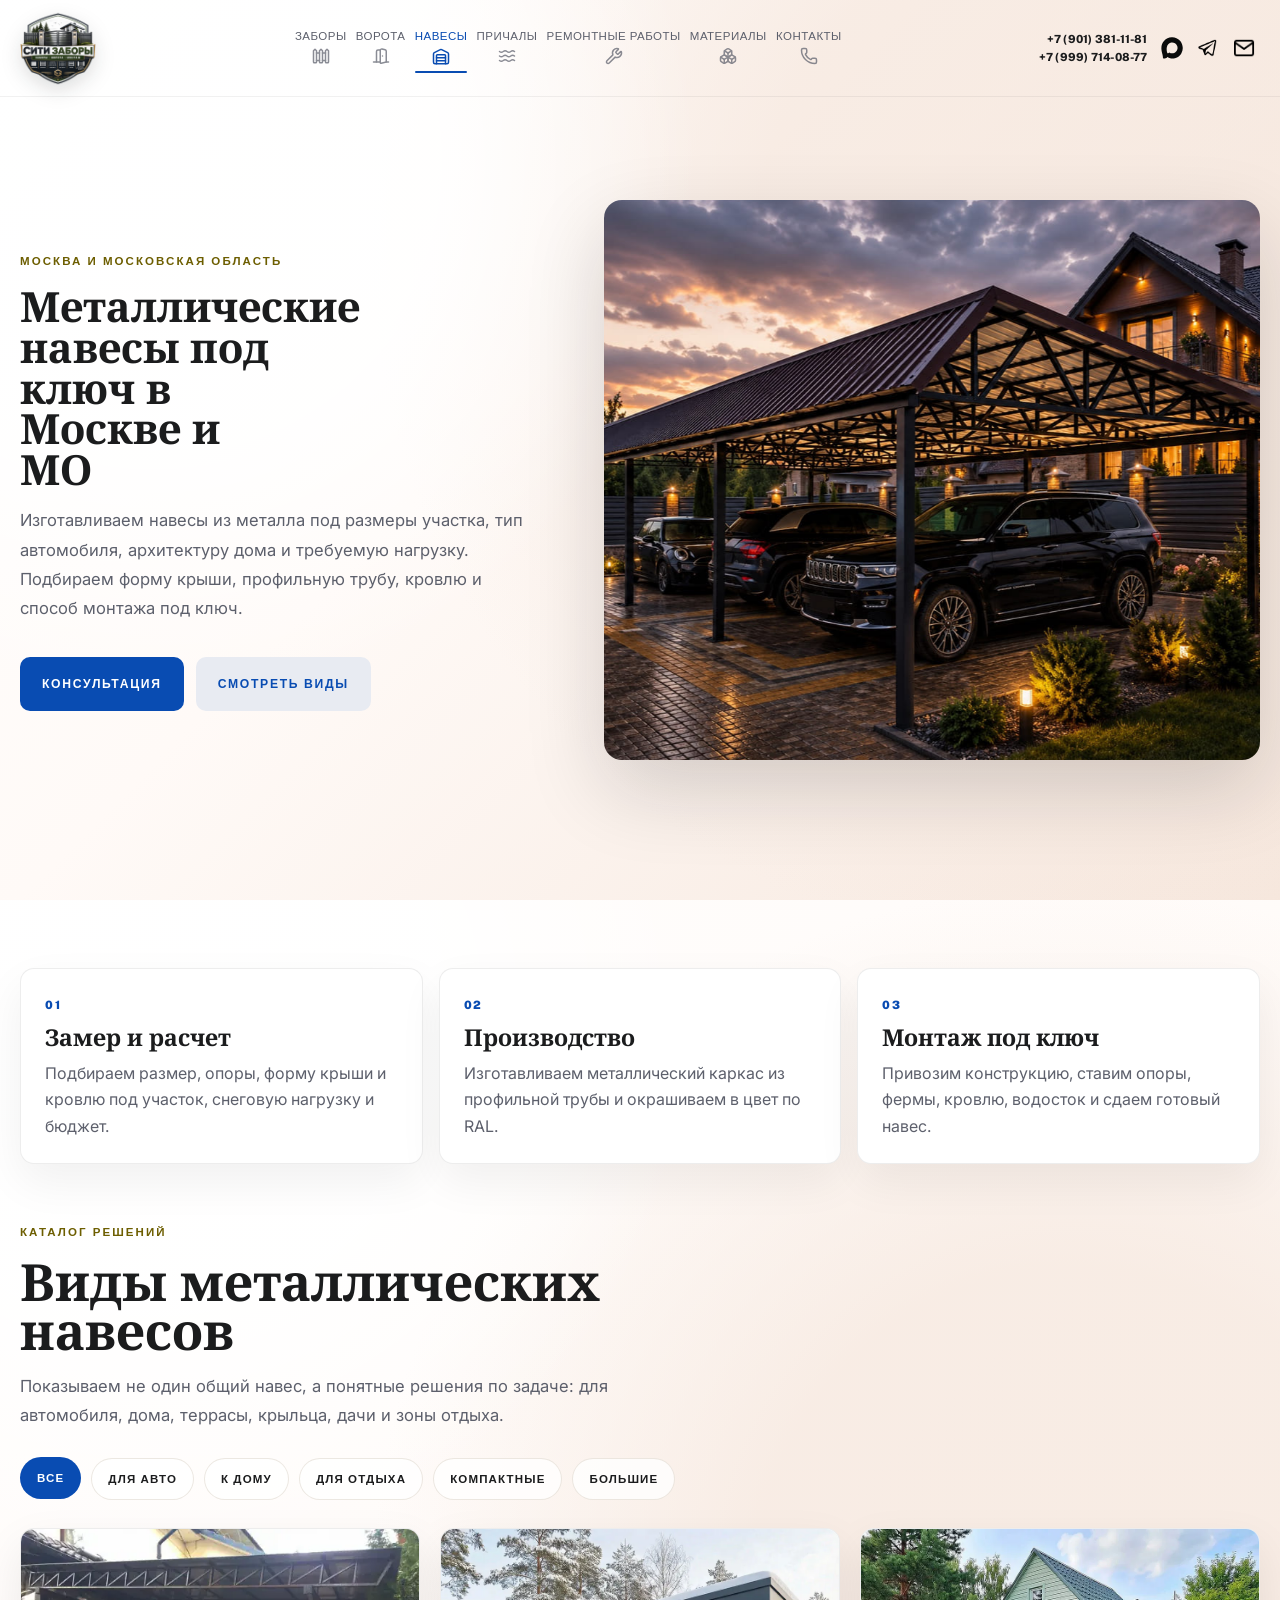
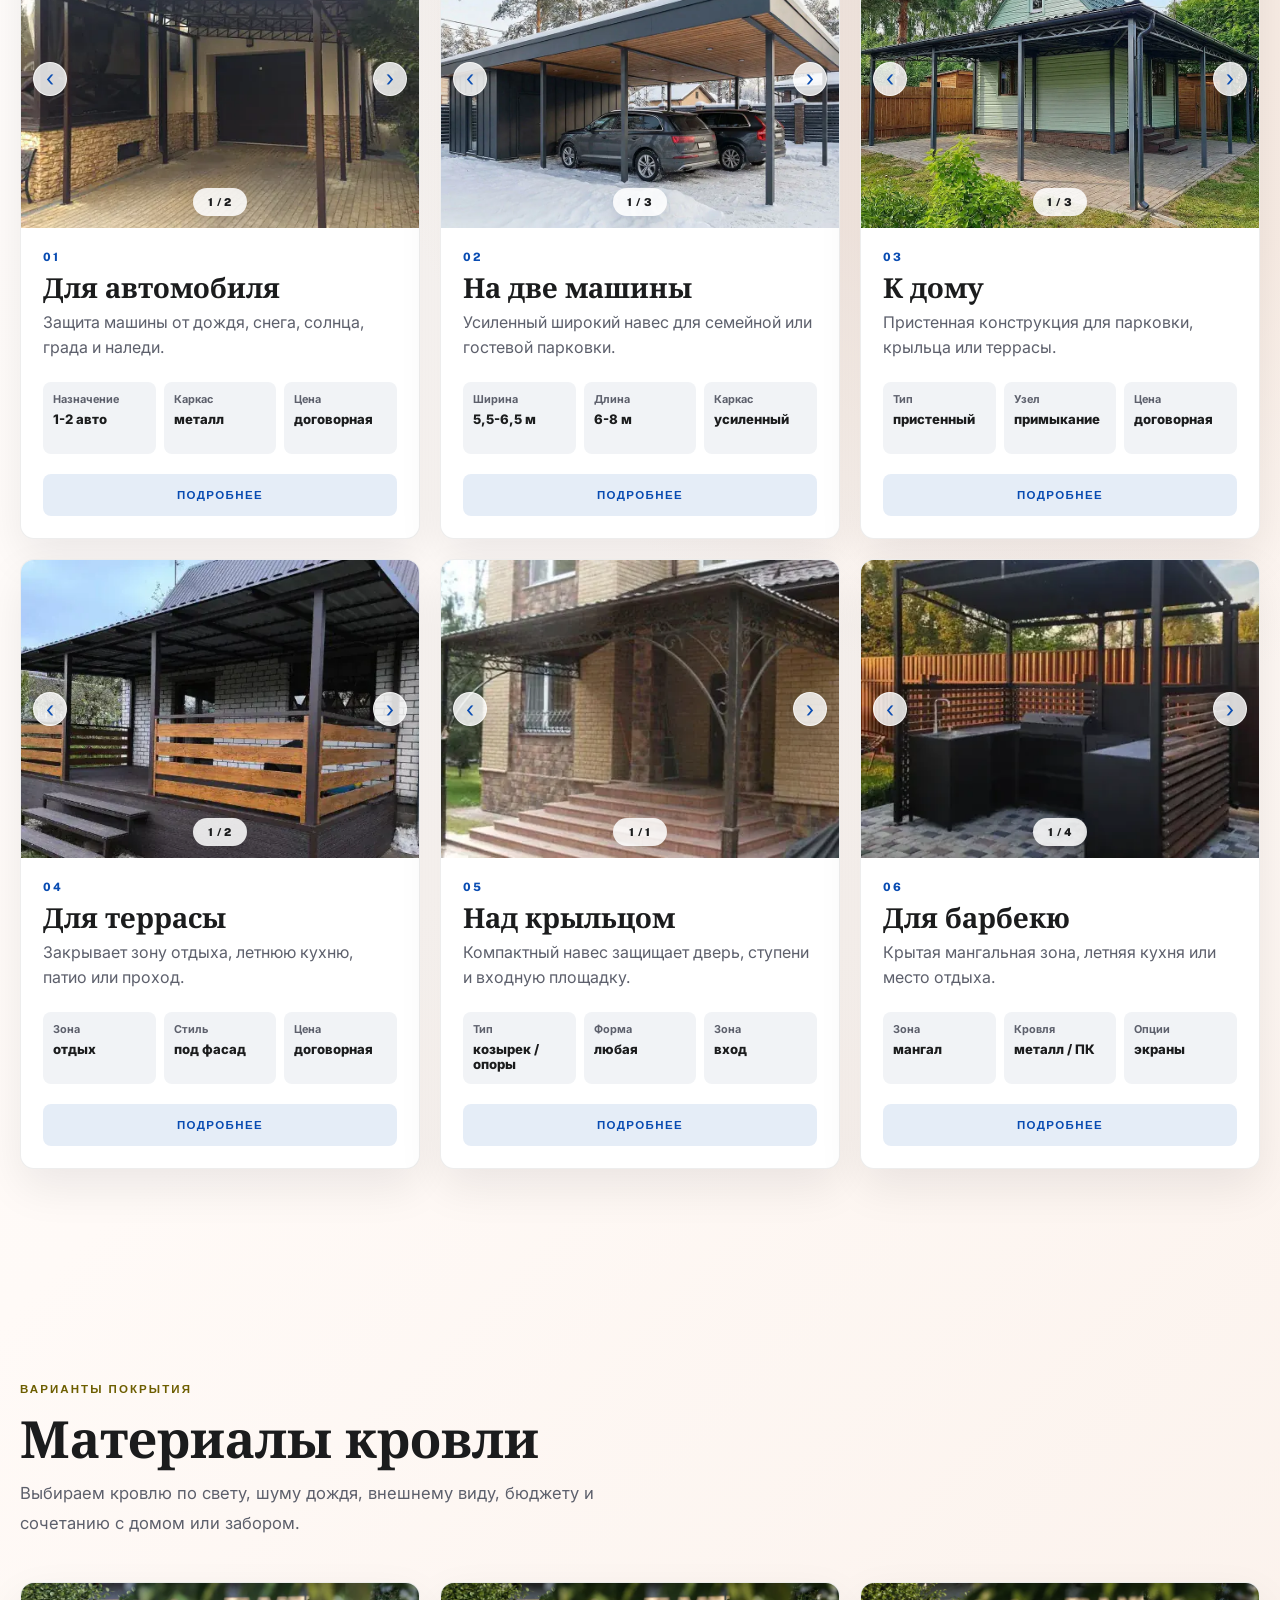
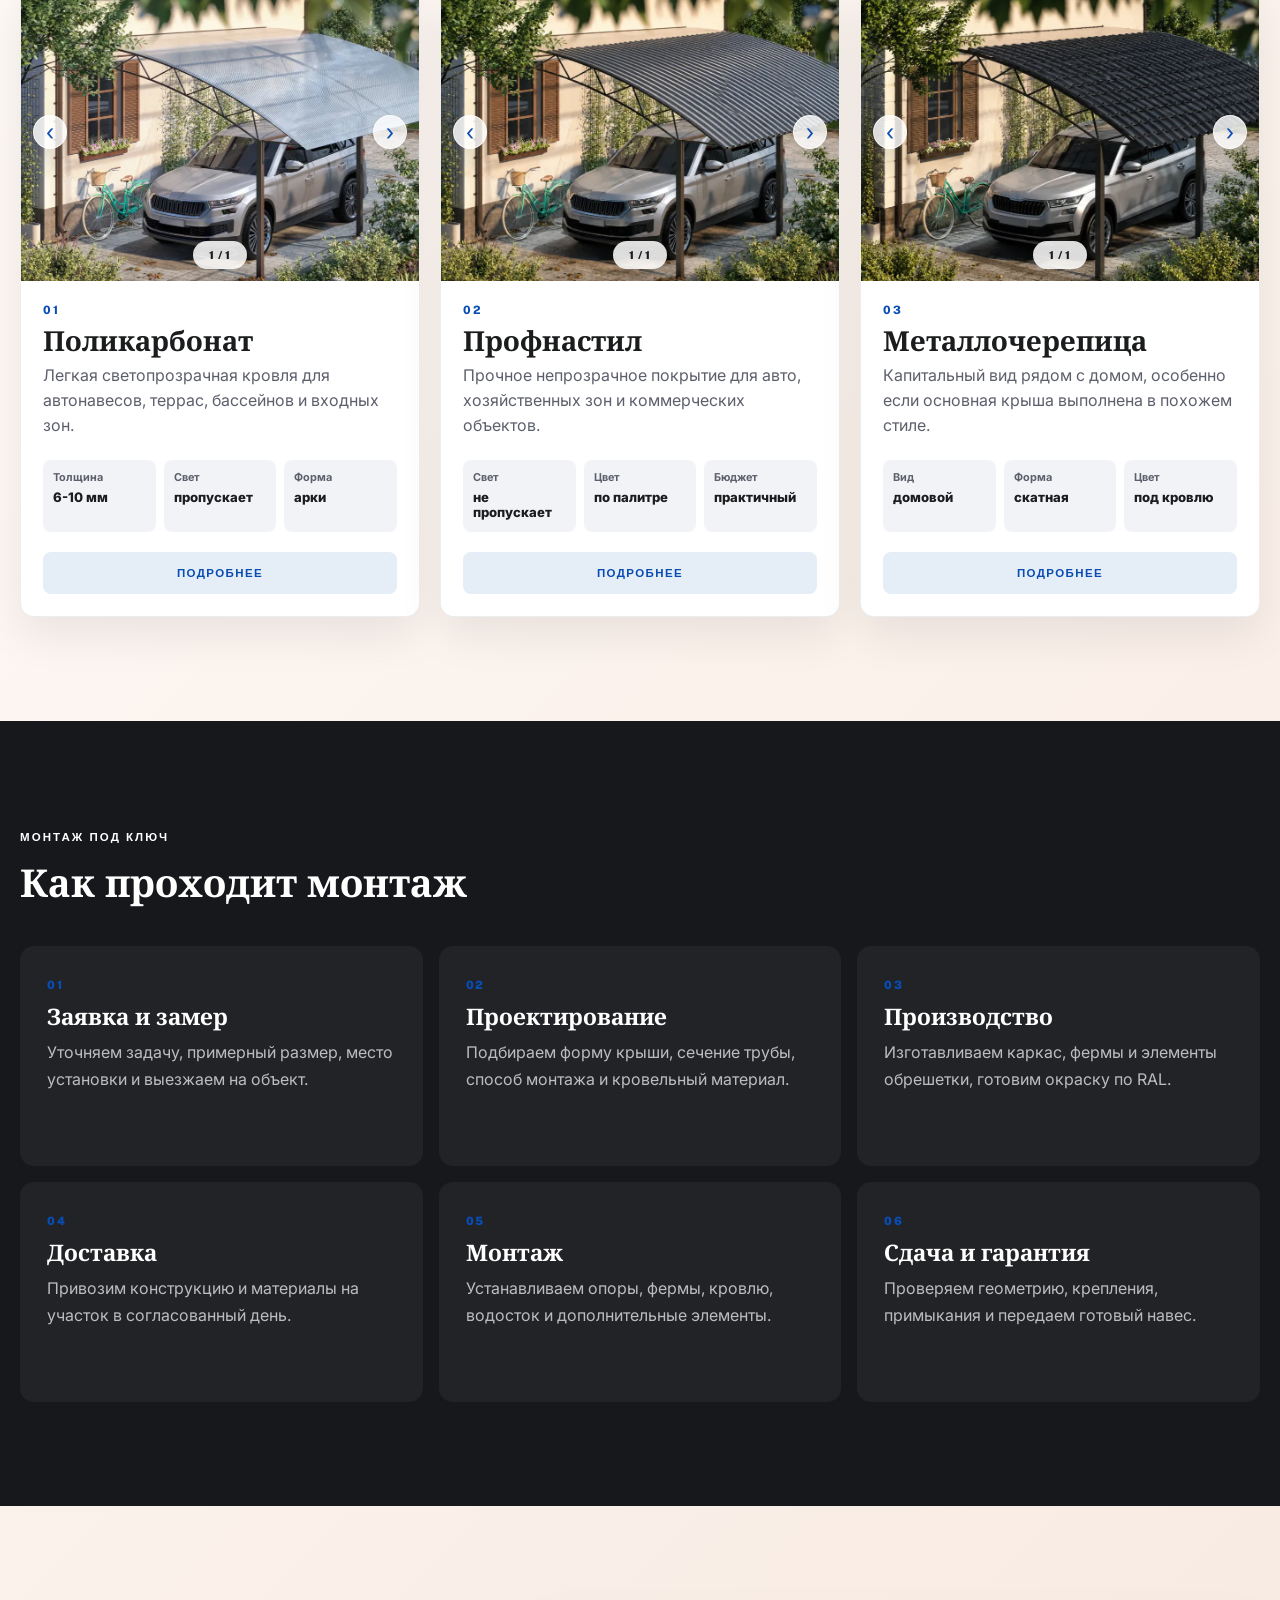
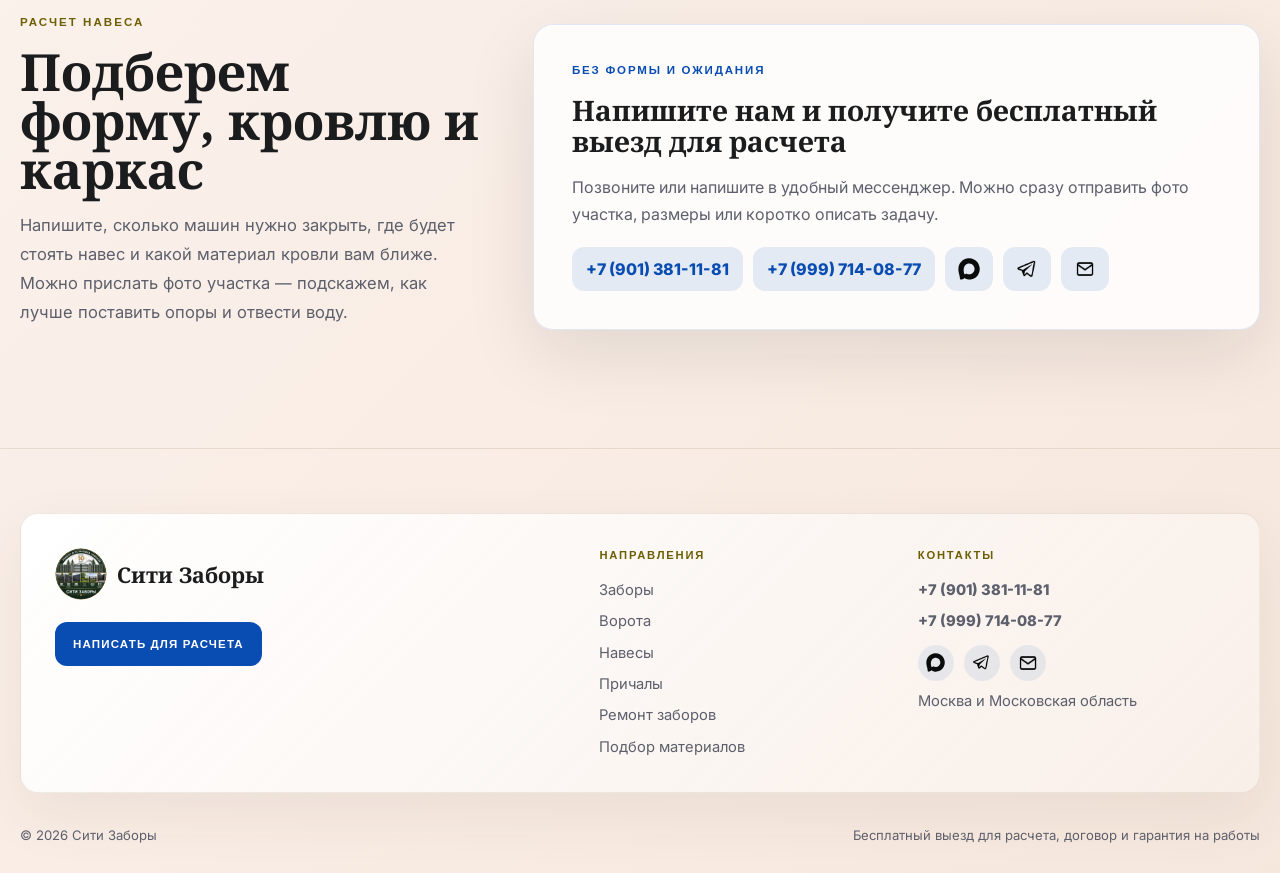
<file: canopies.html>
<!DOCTYPE html>
<html lang="ru">
  <head>
    <meta charset="UTF-8" />
    <meta name="viewport" content="width=device-width, initial-scale=1.0" />
    <title>Металлические навесы на заказ — изготовление и монтаж под ключ в Москве и МО</title>
    <meta
      name="description"
      content="Изготавливаем и устанавливаем металлические навесы для авто, дома, террасы, крыльца и зоны барбекю. Каркас из профильной трубы, кровля из поликарбоната, профнастила или металлочерепицы. Бесплатный расчет."
    />
    <link rel="preconnect" href="https://fonts.googleapis.com" />
    <link rel="preconnect" href="https://fonts.gstatic.com" crossorigin />
    <link
      href="https://fonts.googleapis.com/css2?family=Inter:wght@400;500;600;700&family=Noto+Serif:wght@400;600;700&family=Public+Sans:wght@500;600;700&display=swap"
      rel="stylesheet"
    />
    <link rel="stylesheet" href="./styles.css?v=20260717-nav-icons-all-pages" />
  </head>
  <body>
    <header class="site-header">
      <div class="container header-inner">
        <a class="brand" href="./index.html">
          <span class="brand-logo-wrap">
            <img class="brand-logo" src="./assets/site-logo-premium-transparent.png" alt="Логотип компании Сити Заборы" />
          </span>
        </a>

        <nav class="site-nav" aria-label="Основная навигация">
          <a href="./fences.html"><span class="site-nav-label">Заборы</span><span class="site-nav-icon nav-icon-fence" aria-hidden="true"></span></a>
          <a href="./gates.html"><span class="site-nav-label">Ворота</span><span class="site-nav-icon nav-icon-gates" aria-hidden="true"></span></a>
          <a class="is-active" href="./canopies.html"><span class="site-nav-label">Навесы</span><span class="site-nav-icon nav-icon-canopy" aria-hidden="true"></span></a>
          <a href="./piers.html"><span class="site-nav-label">Причалы</span><span class="site-nav-icon nav-icon-piers" aria-hidden="true"></span></a>
          <a href="./repair.html"><span class="site-nav-label">Ремонтные работы</span><span class="site-nav-icon nav-icon-repair" aria-hidden="true"></span></a>
          <a href="./materials.html"><span class="site-nav-label">Материалы</span><span class="site-nav-icon nav-icon-materials" aria-hidden="true"></span></a>
          <a href="./contacts.html"><span class="site-nav-label">Контакты</span><span class="site-nav-icon nav-icon-contacts" aria-hidden="true"></span></a>
        </nav>

        <div class="header-tools">
          <div class="header-phones" aria-label="Телефоны">
            <a class="header-phone" href="tel:+79013811181">+7 (901) 381-11-81</a>
            <a class="header-phone" href="tel:+79997140877">+7 (999) 714-08-77</a>
          </div>
          <div class="header-messengers" aria-label="Мессенджеры">
            <a class="messenger-link" href="tel:+79013811181" aria-label="Max">
              <img src="./assets/max-logo-black.svg" alt="" />
            </a>
            <a class="messenger-link messenger-link-telegram" href="tel:+79969668691" aria-label="Телеграм">
              <img src="./assets/telegram-logo-black.png" alt="" />
            </a>
            <a class="messenger-link messenger-link-mail" href="mailto:cityzabory@mail.ru" aria-label="Почта">
              <img src="./assets/mail-icon.png" alt="" />
            </a>
          </div>
          <a class="header-action" href="./contacts.html">Консультация</a>
        </div>
      </div>
    </header>

    <main class="fences-page canopies-catalog-page">
      <section class="fences-hero">
        <div class="container fences-hero-grid">
          <div class="fences-hero-copy">
            <span class="fences-kicker">Москва и Московская область</span>
            <h1>Металлические навесы под ключ в Москве и МО</h1>
            <p>
              Изготавливаем навесы из металла под размеры участка, тип автомобиля,
              архитектуру дома и требуемую нагрузку. Подбираем форму крыши,
              профильную трубу, кровлю и способ монтажа под ключ.
            </p>
            <div class="fences-hero-actions">
              <a class="fences-button" href="./contacts.html">Консультация</a>
              <a class="fences-button fences-button-muted" href="#canopy-types">Смотреть виды</a>
            </div>
          </div>

          <div class="fences-hero-panel">
            <img src="./assets/hero-canopy-evening.jpg" alt="Металлический навес для автомобилей у дома" />
          </div>
        </div>
      </section>

      <section class="fences-types" id="canopy-types">
        <div class="container">
          <div class="canopy-advantages">
            <article>
              <span>01</span>
              <h3>Замер и расчет</h3>
              <p>Подбираем размер, опоры, форму крыши и кровлю под участок, снеговую нагрузку и бюджет.</p>
            </article>
            <article>
              <span>02</span>
              <h3>Производство</h3>
              <p>Изготавливаем металлический каркас из профильной трубы и окрашиваем в цвет по RAL.</p>
            </article>
            <article>
              <span>03</span>
              <h3>Монтаж под ключ</h3>
              <p>Привозим конструкцию, ставим опоры, фермы, кровлю, водосток и сдаем готовый навес.</p>
            </article>
          </div>

          <div class="fences-section-head">
            <span class="fences-kicker">каталог решений</span>
            <h2>Виды металлических навесов</h2>
            <p>
              Показываем не один общий навес, а понятные решения по задаче:
              для автомобиля, дома, террасы, крыльца, дачи и зоны отдыха.
            </p>
          </div>

          <div class="product-filter" data-product-filter aria-label="Фильтр навесов">
            <button class="is-active" type="button" data-filter-value="all">Все</button>
            <button type="button" data-filter-value="car">Для авто</button>
            <button type="button" data-filter-value="house">К дому</button>
            <button type="button" data-filter-value="rest">Для отдыха</button>
            <button type="button" data-filter-value="compact">Компактные</button>
            <button type="button" data-filter-value="large">Большие</button>
          </div>

          <div class="fences-type-grid">
            <article class="fences-type-card" data-fence-detail="canopy-car" data-filter-tags="car compact">
              <div class="fences-type-media">
                <img src="./assets/canopies/user-canopy-car.webp" alt="Навес для автомобиля" />
              </div>
              <div class="fences-type-body">
                <span class="fences-type-index">01</span>
                <h3>Для автомобиля</h3>
                <p>Защита машины от дождя, снега, солнца, града и наледи.</p>
                <dl class="fences-specs">
                  <div><dt>Назначение</dt><dd>1-2 авто</dd></div>
                  <div><dt>Каркас</dt><dd>металл</dd></div>
                  <div><dt>Цена</dt><dd>договорная</dd></div>
                </dl>
                <button class="fences-type-open" type="button">Подробнее</button>
              </div>
            </article>

            <article class="fences-type-card" data-fence-detail="canopy-two-cars" data-filter-tags="car large">
              <div class="fences-type-media">
                <img src="./assets/canopies/user-canopy-two-cars-winter.webp" alt="Навес на две машины" />
              </div>
              <div class="fences-type-body">
                <span class="fences-type-index">02</span>
                <h3>На две машины</h3>
                <p>Усиленный широкий навес для семейной или гостевой парковки.</p>
                <dl class="fences-specs">
                  <div><dt>Ширина</dt><dd>5,5-6,5 м</dd></div>
                  <div><dt>Длина</dt><dd>6-8 м</dd></div>
                  <div><dt>Каркас</dt><dd>усиленный</dd></div>
                </dl>
                <button class="fences-type-open" type="button">Подробнее</button>
              </div>
            </article>

            <article class="fences-type-card" data-fence-detail="canopy-house" data-filter-tags="house car">
              <div class="fences-type-media">
                <img src="./assets/canopies/user-canopy-house-main.webp" alt="Навес к дому" />
              </div>
              <div class="fences-type-body">
                <span class="fences-type-index">03</span>
                <h3>К дому</h3>
                <p>Пристенная конструкция для парковки, крыльца или террасы.</p>
                <dl class="fences-specs">
                  <div><dt>Тип</dt><dd>пристенный</dd></div>
                  <div><dt>Узел</dt><dd>примыкание</dd></div>
                  <div><dt>Цена</dt><dd>договорная</dd></div>
                </dl>
                <button class="fences-type-open" type="button">Подробнее</button>
              </div>
            </article>

            <article class="fences-type-card" data-fence-detail="canopy-terrace" data-filter-tags="house rest">
              <div class="fences-type-media">
                <img src="./assets/canopies/user-canopy-terrace-main.webp" alt="Навес для террасы" />
              </div>
              <div class="fences-type-body">
                <span class="fences-type-index">04</span>
                <h3>Для террасы</h3>
                <p>Закрывает зону отдыха, летнюю кухню, патио или проход.</p>
                <dl class="fences-specs">
                  <div><dt>Зона</dt><dd>отдых</dd></div>
                  <div><dt>Стиль</dt><dd>под фасад</dd></div>
                  <div><dt>Цена</dt><dd>договорная</dd></div>
                </dl>
                <button class="fences-type-open" type="button">Подробнее</button>
              </div>
            </article>

            <article class="fences-type-card" data-fence-detail="canopy-entrance" data-filter-tags="house compact">
              <div class="fences-type-media">
                <img src="./assets/canopies/user-canopy-entrance.webp" alt="Навес над крыльцом" />
              </div>
              <div class="fences-type-body">
                <span class="fences-type-index">05</span>
                <h3>Над крыльцом</h3>
                <p>Компактный навес защищает дверь, ступени и входную площадку.</p>
                <dl class="fences-specs">
                  <div><dt>Тип</dt><dd>козырек / опоры</dd></div>
                  <div><dt>Форма</dt><dd>любая</dd></div>
                  <div><dt>Зона</dt><dd>вход</dd></div>
                </dl>
                <button class="fences-type-open" type="button">Подробнее</button>
              </div>
            </article>

            <article class="fences-type-card" data-fence-detail="canopy-bbq" data-filter-tags="rest large">
              <div class="fences-type-media">
                <img src="./assets/canopies/user-canopy-bbq-main.webp" alt="Навес для барбекю" />
              </div>
              <div class="fences-type-body">
                <span class="fences-type-index">06</span>
                <h3>Для барбекю</h3>
                <p>Крытая мангальная зона, летняя кухня или место отдыха.</p>
                <dl class="fences-specs">
                  <div><dt>Зона</dt><dd>мангал</dd></div>
                  <div><dt>Кровля</dt><dd>металл / ПК</dd></div>
                  <div><dt>Опции</dt><dd>экраны</dd></div>
                </dl>
                <button class="fences-type-open" type="button">Подробнее</button>
              </div>
            </article>
          </div>
        </div>
      </section>

      <div class="fence-detail-modal" data-fence-modal aria-hidden="true">
        <div class="fence-detail-backdrop" data-fence-close></div>
        <section class="fence-detail-panel" role="dialog" aria-modal="true" aria-labelledby="fence-detail-title" tabindex="-1">
          <button class="fence-detail-close" type="button" data-fence-close aria-label="Закрыть подробности"></button>
          <div class="fence-detail-media">
            <img data-fence-modal-image src="./assets/canopies/user-canopy-car.webp" alt="" />
            <span data-fence-modal-tag></span>
            <div class="fence-detail-thumbs" data-fence-modal-thumbs aria-label="Фотографии навеса"></div>
          </div>
          <div class="fence-detail-content">
            <span class="fences-kicker" data-fence-modal-kicker></span>
            <h2 id="fence-detail-title" data-fence-modal-title></h2>
            <p class="fence-detail-lead" data-fence-modal-lead></p>
            <p class="fence-detail-text" data-fence-modal-text></p>
            <div class="fence-detail-specs" data-fence-modal-specs></div>
            <div class="fence-detail-columns">
              <div>
                <h3>Что важно</h3>
                <ul data-fence-modal-points></ul>
              </div>
              <div>
                <h3>Входит в монтаж</h3>
                <ul data-fence-modal-included></ul>
              </div>
            </div>
            <div class="fence-detail-actions">
              <a class="fences-button" href="./contacts.html" data-fence-close>Консультация</a>
              <a class="fences-button fences-button-muted" href="./contacts.html" data-fence-close>Бесплатный выезд</a>
            </div>
          </div>
        </section>
      </div>

      <section class="fences-types canopy-roofing" id="canopy-roofing">
        <div class="container">
          <div class="fences-section-head">
            <span class="fences-kicker">варианты покрытия</span>
            <h2>Материалы кровли</h2>
            <p>Выбираем кровлю по свету, шуму дождя, внешнему виду, бюджету и сочетанию с домом или забором.</p>
          </div>

          <div class="fences-type-grid">
            <article class="fences-type-card" data-fence-detail="canopy-poly">
              <div class="fences-type-media">
                <img src="./assets/canopies/roof-polycarbonate.webp" alt="Навес из поликарбоната" />
              </div>
              <div class="fences-type-body">
                <span class="fences-type-index">01</span>
                <h3>Поликарбонат</h3>
                <p>Легкая светопрозрачная кровля для автонавесов, террас, бассейнов и входных зон.</p>
                <dl class="fences-specs">
                  <div><dt>Толщина</dt><dd>6-10 мм</dd></div>
                  <div><dt>Свет</dt><dd>пропускает</dd></div>
                  <div><dt>Форма</dt><dd>арки</dd></div>
                </dl>
                <button class="fences-type-open" type="button">Подробнее</button>
              </div>
            </article>
            <article class="fences-type-card" data-fence-detail="canopy-proflist">
              <div class="fences-type-media">
                <img src="./assets/canopies/roof-proflist.webp" alt="Навес из профнастила" />
              </div>
              <div class="fences-type-body">
                <span class="fences-type-index">02</span>
                <h3>Профнастил</h3>
                <p>Прочное непрозрачное покрытие для авто, хозяйственных зон и коммерческих объектов.</p>
                <dl class="fences-specs">
                  <div><dt>Свет</dt><dd>не пропускает</dd></div>
                  <div><dt>Цвет</dt><dd>по палитре</dd></div>
                  <div><dt>Бюджет</dt><dd>практичный</dd></div>
                </dl>
                <button class="fences-type-open" type="button">Подробнее</button>
              </div>
            </article>
            <article class="fences-type-card" data-fence-detail="canopy-tile">
              <div class="fences-type-media">
                <img src="./assets/canopies/roof-metal-tile.webp" alt="Навес из металлочерепицы" />
              </div>
              <div class="fences-type-body">
                <span class="fences-type-index">03</span>
                <h3>Металлочерепица</h3>
                <p>Капитальный вид рядом с домом, особенно если основная крыша выполнена в похожем стиле.</p>
                <dl class="fences-specs">
                  <div><dt>Вид</dt><dd>домовой</dd></div>
                  <div><dt>Форма</dt><dd>скатная</dd></div>
                  <div><dt>Цвет</dt><dd>под кровлю</dd></div>
                </dl>
                <button class="fences-type-open" type="button">Подробнее</button>
              </div>
            </article>
          </div>
        </div>
      </section>

      <section class="fences-materials canopy-steps-section">
        <div class="container">
          <div class="fences-section-head">
            <span class="fences-kicker">монтаж под ключ</span>
            <h2>Как проходит монтаж</h2>
          </div>
          <div class="canopy-steps">
            <article><span>01</span><h3>Заявка и замер</h3><p>Уточняем задачу, примерный размер, место установки и выезжаем на объект.</p></article>
            <article><span>02</span><h3>Проектирование</h3><p>Подбираем форму крыши, сечение трубы, способ монтажа и кровельный материал.</p></article>
            <article><span>03</span><h3>Производство</h3><p>Изготавливаем каркас, фермы и элементы обрешетки, готовим окраску по RAL.</p></article>
            <article><span>04</span><h3>Доставка</h3><p>Привозим конструкцию и материалы на участок в согласованный день.</p></article>
            <article><span>05</span><h3>Монтаж</h3><p>Устанавливаем опоры, фермы, кровлю, водосток и дополнительные элементы.</p></article>
            <article><span>06</span><h3>Сдача и гарантия</h3><p>Проверяем геометрию, крепления, примыкания и передаем готовый навес.</p></article>
          </div>
        </div>
      </section>

      <section class="fences-contact" id="canopies-contact">
        <div class="container fences-contact-grid">
          <div class="fences-contact-copy">
            <span class="fences-kicker">расчет навеса</span>
            <h2>Подберем форму, кровлю и каркас</h2>
            <p>
              Напишите, сколько машин нужно закрыть, где будет стоять навес и какой
              материал кровли вам ближе. Можно прислать фото участка — подскажем,
              как лучше поставить опоры и отвести воду.
            </p>
          </div>

          <div class="direct-contact-card direct-contact-card-light">
            <span class="direct-contact-kicker">без формы и ожидания</span>
            <h3>Напишите нам и получите бесплатный выезд для расчета</h3>
            <p>Позвоните или напишите в удобный мессенджер. Можно сразу отправить фото участка, размеры или коротко описать задачу.</p>
            <div class="direct-contact-actions">
              <a href="tel:+79013811181">+7 (901) 381-11-81</a>
              <a href="tel:+79997140877">+7 (999) 714-08-77</a>
              <a class="direct-contact-icon" href="https://web.max.ru/" target="_blank" rel="noopener" aria-label="Max">
                <img src="./assets/max-logo-black.svg" alt="" />
              </a>
              <a class="direct-contact-icon" href="tg://resolve?phone=79969668691" aria-label="Telegram">
                <img src="./assets/telegram-logo-black.png" alt="" />
              </a>
              <a class="direct-contact-icon direct-contact-mail" href="mailto:cityzabory@mail.ru" aria-label="Почта">
                <img src="./assets/mail-icon.png" alt="" />
              </a>
            </div>
          </div>
        </div>
      </section>

    </main>


    <footer class="site-footer">
      <div class="container footer-shell">
        <div class="footer-main footer-main-modern">
          <div class="footer-brand">
            <div class="footer-brand-row">
              <img class="footer-logo" src="./assets/site-logo-new.png" alt="Логотип компании Сити Заборы" />
              <strong>Сити Заборы</strong>
            </div>
            <a class="footer-cta" href="./contacts.html">Написать для расчета</a>
          </div>

          <nav class="footer-column" aria-label="Направления">
            <span>Направления</span>
            <a href="./fences.html">Заборы</a>
            <a href="./gates.html">Ворота</a>
            <a href="./canopies.html">Навесы</a>
            <a href="./piers.html">Причалы</a>
            <a href="./repair.html">Ремонт заборов</a>
            <a href="./materials.html">Подбор материалов</a>
          </nav>

          <div class="footer-column footer-contact-column">
            <span>Контакты</span>
            <a href="tel:+79013811181">+7 (901) 381-11-81</a>
            <a href="tel:+79997140877">+7 (999) 714-08-77</a>
            <div class="footer-social-icons" aria-label="Социальные сети и почта">
              <a href="https://web.max.ru/" target="_blank" rel="noopener" aria-label="Max"><img src="./assets/max-logo-black.svg" alt="" /></a>
              <a href="tg://resolve?phone=79969668691" aria-label="Telegram"><img src="./assets/telegram-logo-black.png" alt="" /></a>
              <a class="footer-mail-link" href="mailto:cityzabory@mail.ru" aria-label="Почта"><img src="./assets/mail-icon.png" alt="" /></a>
            </div>
            <p>Москва и Московская область</p>
          </div>
        </div>

        <div class="footer-bottom">
          <span>© 2026 Сити Заборы</span>
          <span>Бесплатный выезд для расчета, договор и гарантия на работы</span>
        </div>
      </div>
    </footer>
    <script type="application/ld+json">
      {
        "@context": "https://schema.org",
        "@type": "FAQPage",
        "mainEntity": [
          {
            "@type": "Question",
            "name": "Сколько стоит металлический навес?",
            "acceptedAnswer": {
              "@type": "Answer",
              "text": "Стоимость зависит от размера, формы крыши, сечения металла, типа кровли, способа монтажа и дополнительных элементов. Для точного расчета нужен размер площадки и выбранный тип конструкции."
            }
          },
          {
            "@type": "Question",
            "name": "Какой навес лучше для машины?",
            "acceptedAnswer": {
              "@type": "Answer",
              "text": "Для одного автомобиля часто выбирают арочный или односкатный навес размером от 3x6 м. Для двух машин лучше использовать усиленный каркас шириной от 5,5-6 м."
            }
          },
          {
            "@type": "Question",
            "name": "Что лучше: поликарбонат или профнастил?",
            "acceptedAnswer": {
              "@type": "Answer",
              "text": "Поликарбонат пропускает свет и визуально выглядит легче. Профнастил прочнее закрывает от солнца и хорошо сочетается с металлическими заборами. Выбор зависит от задачи и внешнего вида участка."
            }
          },
          {
            "@type": "Question",
            "name": "Можно ли сделать навес рядом с домом?",
            "acceptedAnswer": {
              "@type": "Answer",
              "text": "Да. Для установки рядом с домом используют пристенные, односкатные или полуарочные навесы. Важно правильно выполнить примыкание к фасаду и организовать отвод воды."
            }
          },
          {
            "@type": "Question",
            "name": "Нужно ли бетонировать опоры?",
            "acceptedAnswer": {
              "@type": "Answer",
              "text": "В большинстве случаев опоры бетонируются или крепятся к подготовленному основанию. Способ монтажа выбирается после осмотра площадки."
            }
          },
          {
            "@type": "Question",
            "name": "Можно ли сделать навес по индивидуальным размерам?",
            "acceptedAnswer": {
              "@type": "Answer",
              "text": "Да. Металлические навесы изготавливаются под конкретный участок: можно изменить ширину, длину, высоту, форму крыши, цвет каркаса и материал кровли."
            }
          }
        ]
      }
    </script>
    <script src="./assets/site-effects.js?v=20260717-gate-sections-icons"></script>
  </body>
</html>
</file>
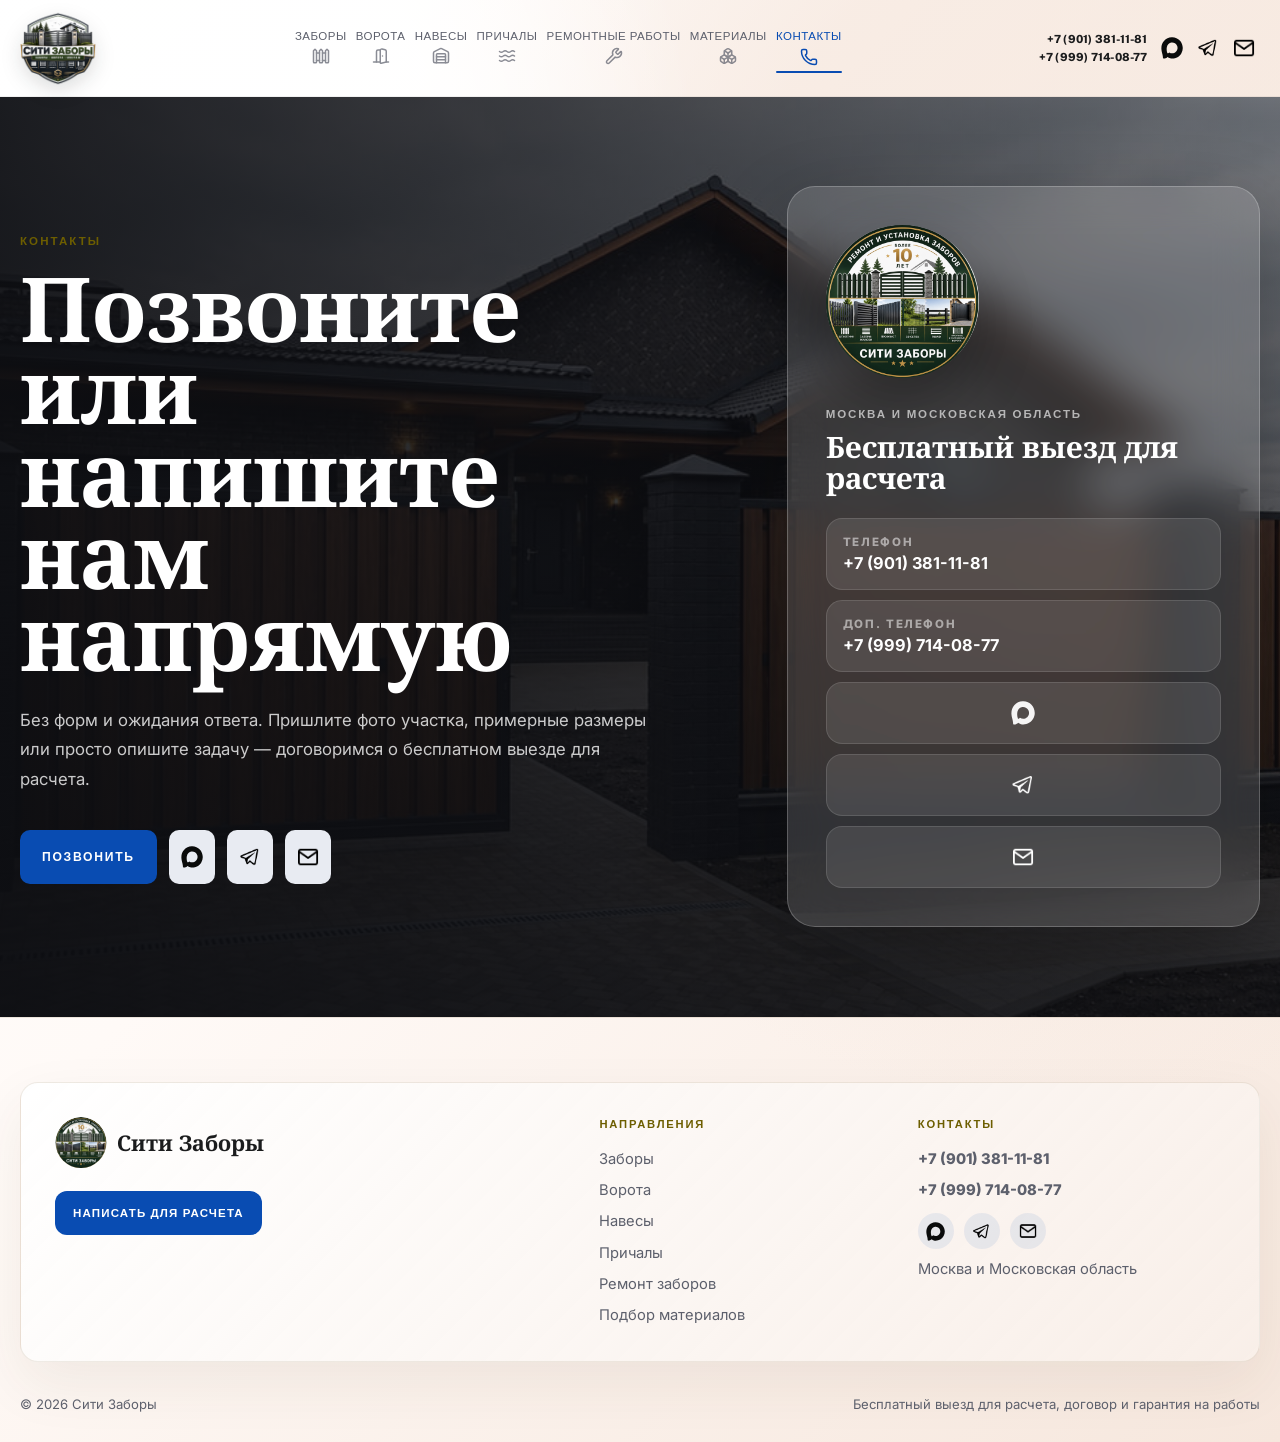
<file: contacts.html>
<!DOCTYPE html>
<html lang="ru">
  <head>
    <meta charset="UTF-8" />
    <meta name="viewport" content="width=device-width, initial-scale=1.0" />
    <title>Контакты Сити Заборы — звонок и мессенджеры</title>
    <meta name="description" content="Контакты Сити Заборы: телефоны, Max, Telegram, бесплатный выезд для расчета в Москве и Московской области." />
    <link rel="preconnect" href="https://fonts.googleapis.com" />
    <link rel="preconnect" href="https://fonts.gstatic.com" crossorigin />
    <link href="https://fonts.googleapis.com/css2?family=Inter:wght@400;500;600;700&family=Noto+Serif:wght@400;600;700&family=Public+Sans:wght@500;600;700&display=swap" rel="stylesheet" />
    <link rel="stylesheet" href="./styles.css?v=20260717-nav-icons-all-pages" />
  </head>
  <body>
    <header class="site-header">
      <div class="container header-inner">
        <a class="brand" href="./index.html">
          <span class="brand-logo-wrap">
            <img class="brand-logo" src="./assets/site-logo-premium-transparent.png" alt="Логотип компании Сити Заборы" />
          </span>
        </a>

        <nav class="site-nav" aria-label="Основная навигация">
          <a href="./fences.html"><span class="site-nav-label">Заборы</span><span class="site-nav-icon nav-icon-fence" aria-hidden="true"></span></a>
          <a href="./gates.html"><span class="site-nav-label">Ворота</span><span class="site-nav-icon nav-icon-gates" aria-hidden="true"></span></a>
          <a href="./canopies.html"><span class="site-nav-label">Навесы</span><span class="site-nav-icon nav-icon-canopy" aria-hidden="true"></span></a>
          <a href="./piers.html"><span class="site-nav-label">Причалы</span><span class="site-nav-icon nav-icon-piers" aria-hidden="true"></span></a>
          <a href="./repair.html"><span class="site-nav-label">Ремонтные работы</span><span class="site-nav-icon nav-icon-repair" aria-hidden="true"></span></a>
          <a href="./materials.html"><span class="site-nav-label">Материалы</span><span class="site-nav-icon nav-icon-materials" aria-hidden="true"></span></a>
          <a class="is-active" href="./contacts.html"><span class="site-nav-label">Контакты</span><span class="site-nav-icon nav-icon-contacts" aria-hidden="true"></span></a>
        </nav>

        <div class="header-tools">
          <div class="header-phones" aria-label="Телефоны">
            <a class="header-phone" href="tel:+79013811181">+7 (901) 381-11-81</a>
            <a class="header-phone" href="tel:+79997140877">+7 (999) 714-08-77</a>
          </div>
          <div class="header-messengers" aria-label="Мессенджеры">
            <a class="messenger-link" href="tel:+79013811181" aria-label="Max">
              <img src="./assets/max-logo-black.svg" alt="" />
            </a>
            <a class="messenger-link messenger-link-telegram" href="tel:+79969668691" aria-label="Телеграм">
              <img src="./assets/telegram-logo-black.png" alt="" />
            </a>
            <a class="messenger-link messenger-link-mail" href="mailto:cityzabory@mail.ru" aria-label="Почта">
              <img src="./assets/mail-icon.png" alt="" />
            </a>
          </div>
          <a class="header-action" href="./contacts.html">Консультация</a>
        </div>
      </div>
    </header>
    <main class="contacts-page">
      <section class="contacts-premium">
        <div class="contacts-premium-bg" aria-hidden="true"></div>
        <div class="container contacts-premium-grid">
          <div class="contacts-premium-copy">
            <span class="fences-kicker">контакты</span>
            <h1>Позвоните или напишите нам напрямую</h1>
            <p>
              Без форм и ожидания ответа. Пришлите фото участка, примерные размеры
              или просто опишите задачу — договоримся о бесплатном выезде для расчета.
            </p>
            <div class="contacts-premium-actions">
              <a class="fences-button" href="tel:+79013811181">Позвонить</a>
              <a class="fences-button fences-button-muted contact-social-icon" href="https://web.max.ru/" target="_blank" rel="noopener" aria-label="Max">
                <img src="./assets/max-logo-black.svg" alt="" />
              </a>
              <a class="fences-button fences-button-muted contact-social-icon" href="tg://resolve?phone=79969668691" aria-label="Telegram">
                <img src="./assets/telegram-logo-black.png" alt="" />
              </a>
              <a class="fences-button fences-button-muted contact-social-icon" href="mailto:cityzabory@mail.ru" aria-label="Почта">
                <img src="./assets/mail-icon.png" alt="" />
              </a>
            </div>
          </div>

          <aside class="contacts-premium-card">
            <img class="contacts-premium-logo" src="./assets/site-logo-new.png" alt="Сити Заборы" />
            <div class="contacts-card-head">
              <span>Москва и Московская область</span>
              <h2>Бесплатный выезд для расчета</h2>
            </div>
            <div class="contacts-card-list">
              <a href="tel:+79013811181">
                <span>Телефон</span>
                <strong>+7 (901) 381-11-81</strong>
              </a>
              <a href="tel:+79997140877">
                <span>Доп. телефон</span>
                <strong>+7 (999) 714-08-77</strong>
              </a>
              <a class="contacts-card-icon-link" href="https://web.max.ru/" target="_blank" rel="noopener" aria-label="Max">
                <img src="./assets/max-logo-black.svg" alt="" />
              </a>
              <a class="contacts-card-icon-link" href="tg://resolve?phone=79969668691" aria-label="Telegram">
                <img src="./assets/telegram-logo-black.png" alt="" />
              </a>
              <a class="contacts-card-icon-link contacts-mail-link" href="mailto:cityzabory@mail.ru" aria-label="Почта">
                <img src="./assets/mail-icon.png" alt="" />
              </a>
            </div>
          </aside>
        </div>
      </section>
    </main>
    <footer class="site-footer">
      <div class="container footer-shell">
        <div class="footer-main footer-main-modern">
          <div class="footer-brand">
            <div class="footer-brand-row">
              <img class="footer-logo" src="./assets/site-logo-new.png" alt="Логотип компании Сити Заборы" />
              <strong>Сити Заборы</strong>
            </div>
            <a class="footer-cta" href="./contacts.html">Написать для расчета</a>
          </div>

          <nav class="footer-column" aria-label="Направления">
            <span>Направления</span>
            <a href="./fences.html">Заборы</a>
            <a href="./gates.html">Ворота</a>
            <a href="./canopies.html">Навесы</a>
            <a href="./piers.html">Причалы</a>
            <a href="./repair.html">Ремонт заборов</a>
            <a href="./materials.html">Подбор материалов</a>
          </nav>

          <div class="footer-column footer-contact-column">
            <span>Контакты</span>
            <a href="tel:+79013811181">+7 (901) 381-11-81</a>
            <a href="tel:+79997140877">+7 (999) 714-08-77</a>
            <div class="footer-social-icons" aria-label="Социальные сети и почта">
              <a href="https://web.max.ru/" target="_blank" rel="noopener" aria-label="Max"><img src="./assets/max-logo-black.svg" alt="" /></a>
              <a href="tg://resolve?phone=79969668691" aria-label="Telegram"><img src="./assets/telegram-logo-black.png" alt="" /></a>
              <a class="footer-mail-link" href="mailto:cityzabory@mail.ru" aria-label="Почта"><img src="./assets/mail-icon.png" alt="" /></a>
            </div>
            <p>Москва и Московская область</p>
          </div>
        </div>

        <div class="footer-bottom">
          <span>© 2026 Сити Заборы</span>
          <span>Бесплатный выезд для расчета, договор и гарантия на работы</span>
        </div>
      </div>
    </footer>
    <script src="./assets/site-effects.js?v=20260717-gate-sections-icons"></script>
  </body>
</html>
</file>
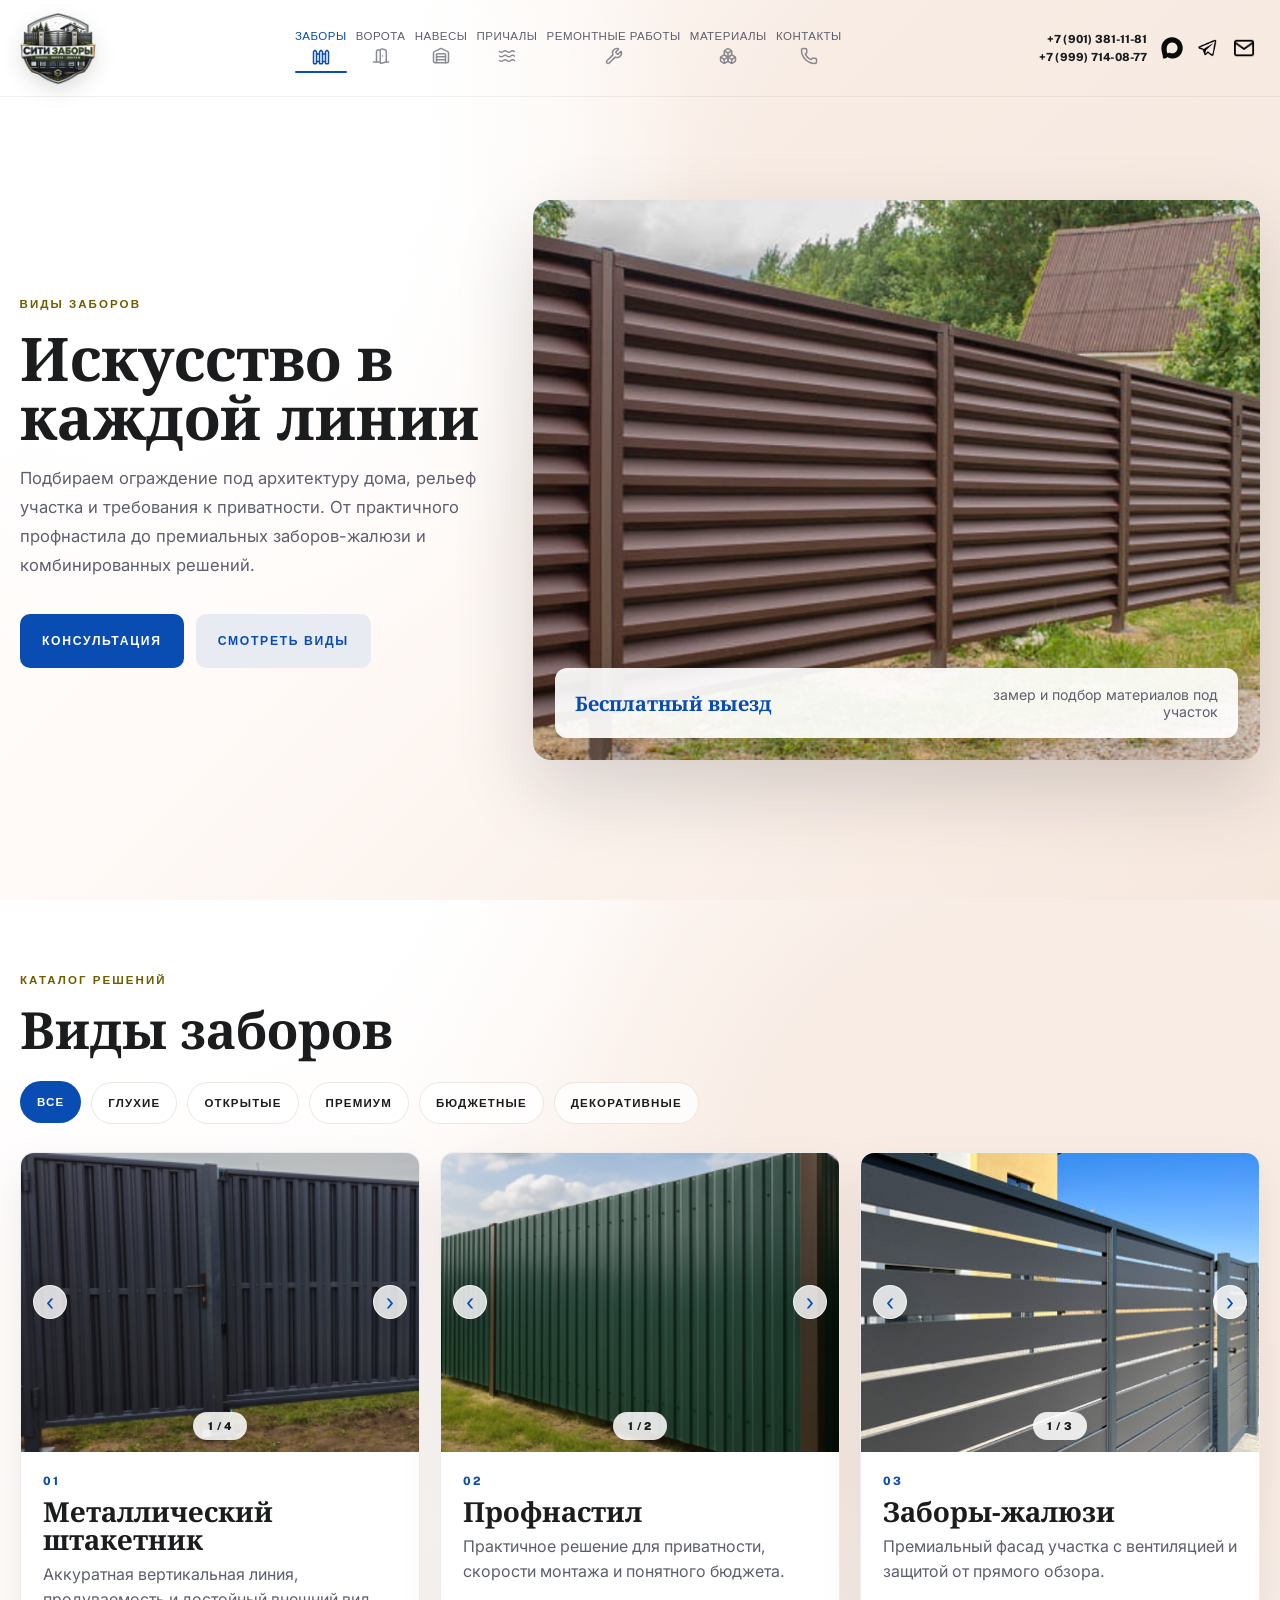
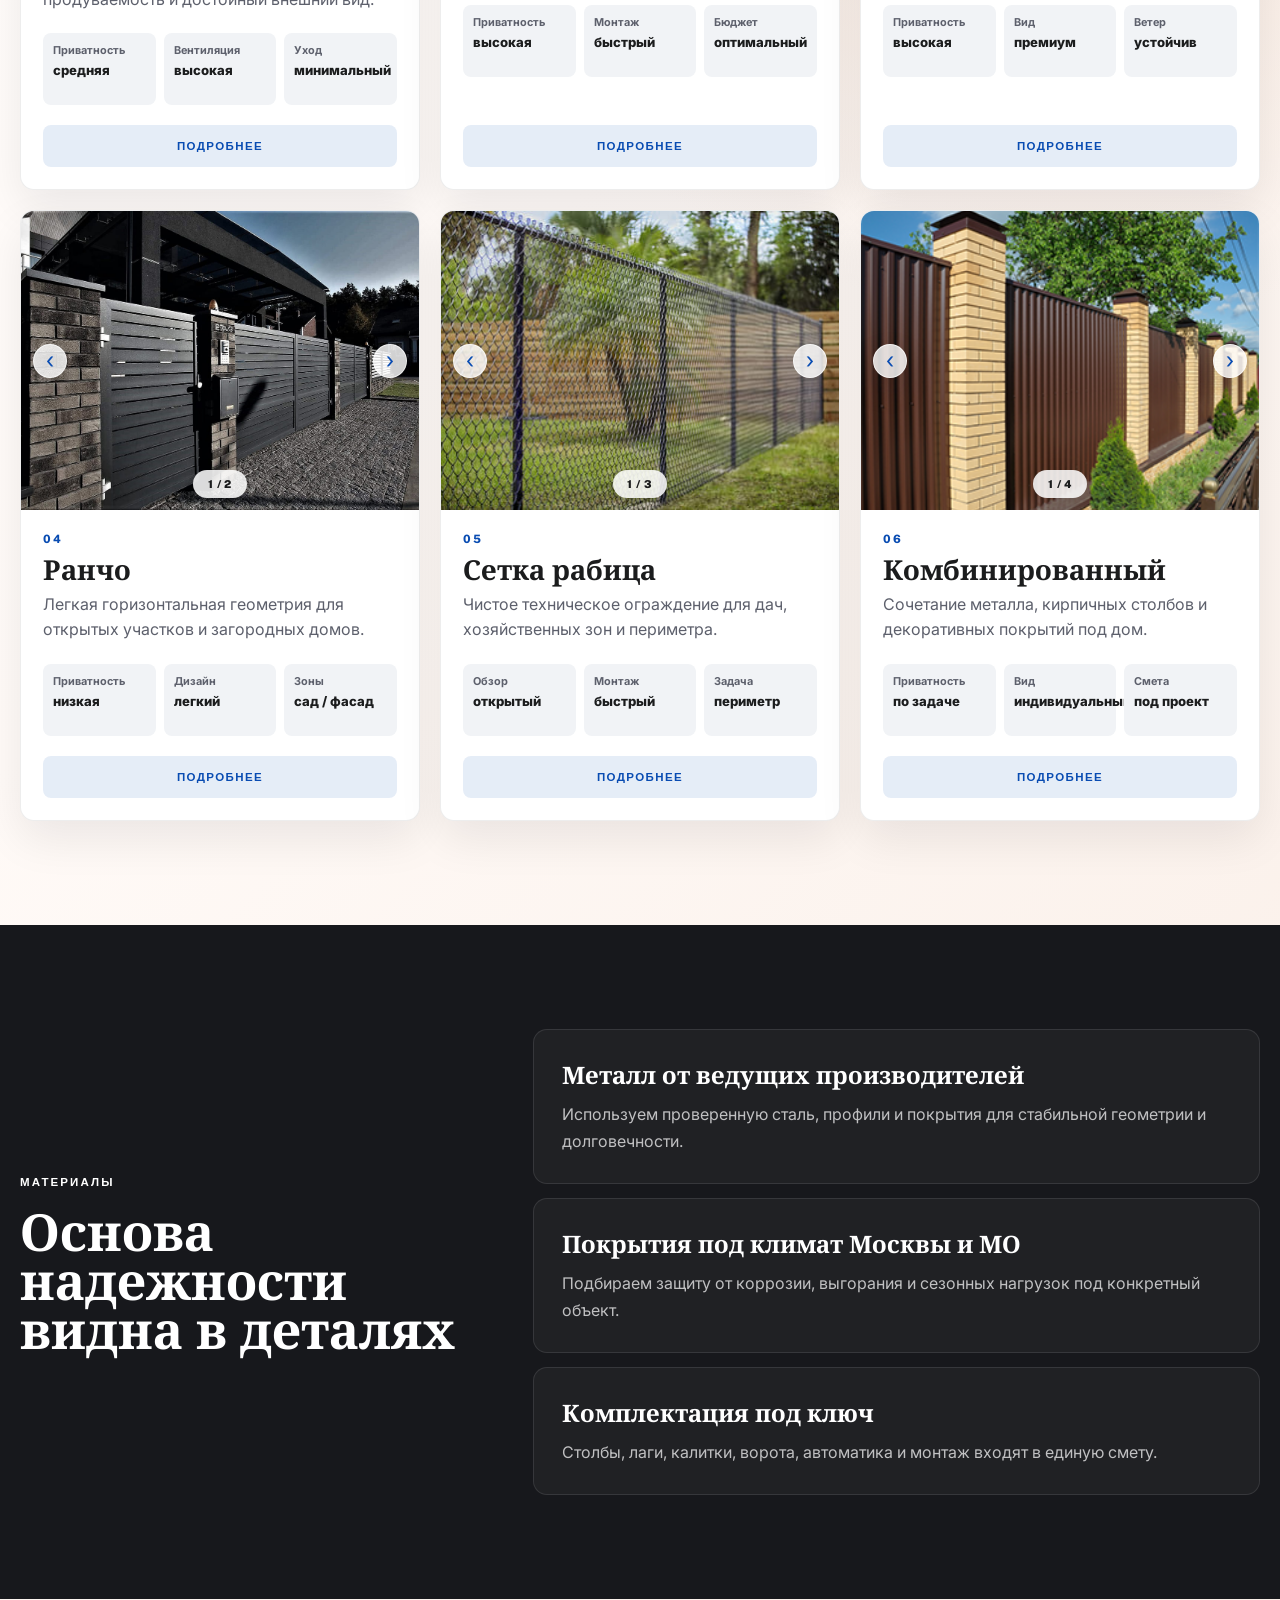
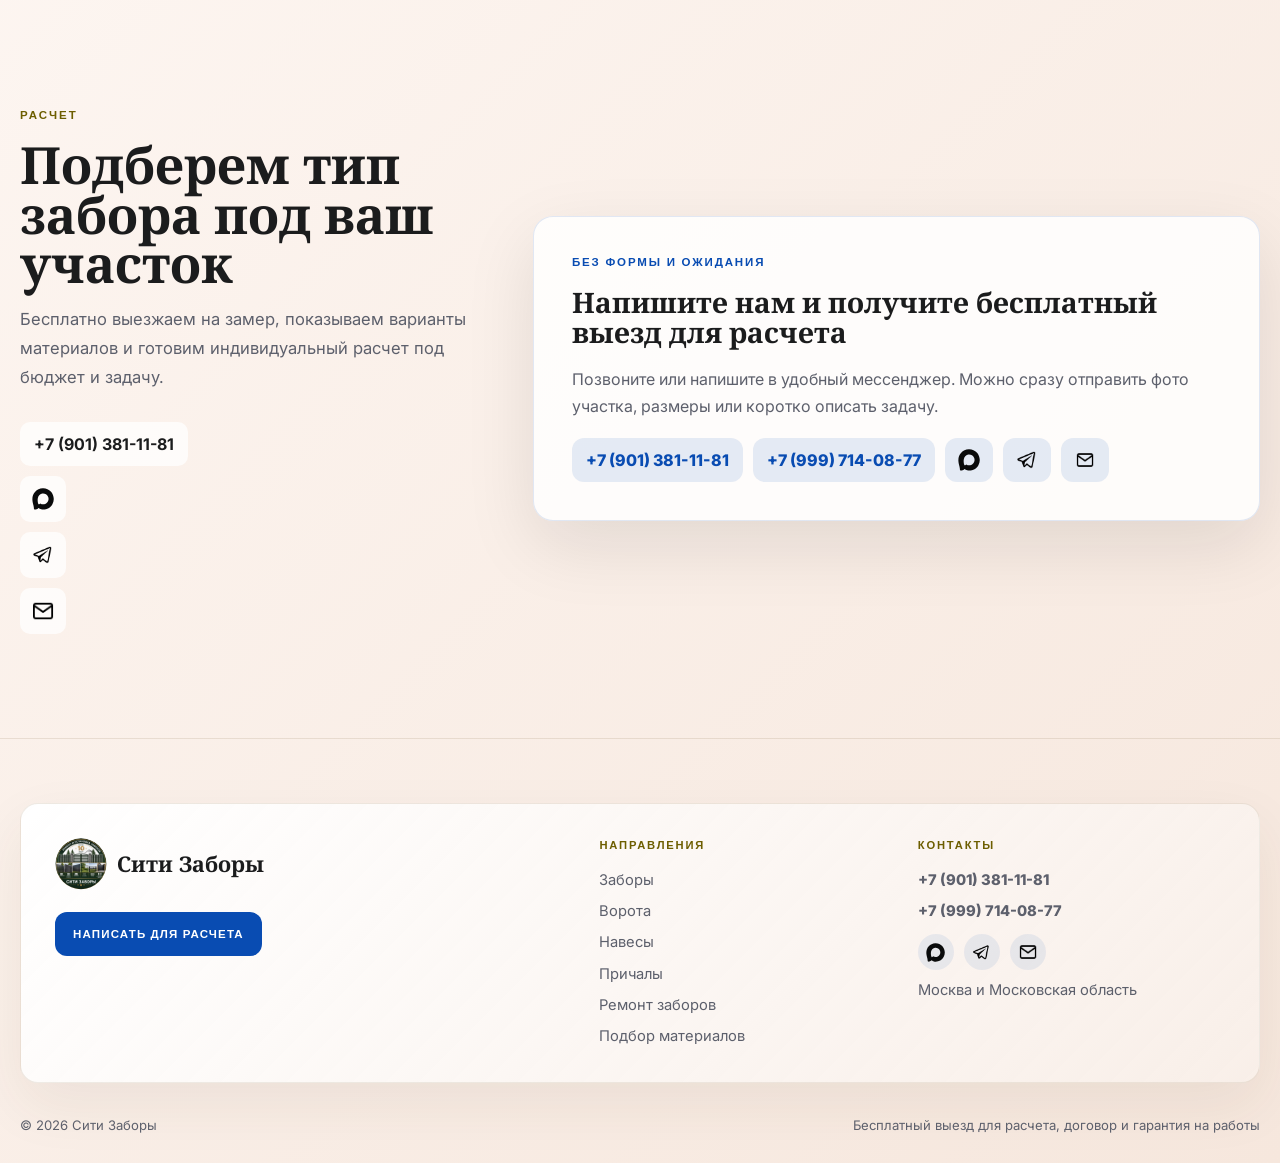
<file: fences.html>
<!DOCTYPE html>
<html lang="ru">
  <head>
    <meta charset="UTF-8" />
    <meta name="viewport" content="width=device-width, initial-scale=1.0" />
    <title>Сити Заборы — виды заборов под ключ в Москве и МО</title>
    <meta
      name="description"
      content="Виды заборов от Сити Заборы: профнастил, металлический штакетник, жалюзи, ранчо, 3D сетка и комбинированные решения. Бесплатный выезд для расчета."
    />
    <link rel="preconnect" href="https://fonts.googleapis.com" />
    <link rel="preconnect" href="https://fonts.gstatic.com" crossorigin />
    <link
      href="https://fonts.googleapis.com/css2?family=Inter:wght@400;500;600;700&family=Noto+Serif:wght@400;600;700&family=Public+Sans:wght@500;600;700&display=swap"
      rel="stylesheet"
    />
    <link rel="stylesheet" href="./styles.css?v=20260717-nav-icons-all-pages" />
  </head>
  <body>
    <header class="site-header">
      <div class="container header-inner">
        <a class="brand" href="./index.html">
          <span class="brand-logo-wrap">
            <img class="brand-logo" src="./assets/site-logo-premium-transparent.png" alt="Логотип компании Сити Заборы" />
          </span>
        </a>

        <nav class="site-nav" aria-label="Основная навигация">
          <a class="is-active" href="./fences.html"><span class="site-nav-label">Заборы</span><span class="site-nav-icon nav-icon-fence" aria-hidden="true"></span></a>
          <a href="./gates.html"><span class="site-nav-label">Ворота</span><span class="site-nav-icon nav-icon-gates" aria-hidden="true"></span></a>
          <a href="./canopies.html"><span class="site-nav-label">Навесы</span><span class="site-nav-icon nav-icon-canopy" aria-hidden="true"></span></a>
          <a href="./piers.html"><span class="site-nav-label">Причалы</span><span class="site-nav-icon nav-icon-piers" aria-hidden="true"></span></a>
          <a href="./repair.html"><span class="site-nav-label">Ремонтные работы</span><span class="site-nav-icon nav-icon-repair" aria-hidden="true"></span></a>
          <a href="./materials.html"><span class="site-nav-label">Материалы</span><span class="site-nav-icon nav-icon-materials" aria-hidden="true"></span></a>
          <a href="./contacts.html"><span class="site-nav-label">Контакты</span><span class="site-nav-icon nav-icon-contacts" aria-hidden="true"></span></a>
        </nav>

        <div class="header-tools">
          <div class="header-phones" aria-label="Телефоны">
            <a class="header-phone" href="tel:+79013811181">+7 (901) 381-11-81</a>
            <a class="header-phone" href="tel:+79997140877">+7 (999) 714-08-77</a>
          </div>
          <div class="header-messengers" aria-label="Мессенджеры">
            <a class="messenger-link" href="tel:+79013811181" aria-label="Max">
              <img src="./assets/max-logo-black.svg" alt="" />
            </a>
            <a class="messenger-link messenger-link-telegram" href="tel:+79969668691" aria-label="Телеграм">
              <img src="./assets/telegram-logo-black.png" alt="" />
            </a>
            <a class="messenger-link messenger-link-mail" href="mailto:cityzabory@mail.ru" aria-label="Почта">
              <img src="./assets/mail-icon.png" alt="" />
            </a>
          </div>
          <a class="header-action" href="./contacts.html">Консультация</a>
        </div>
      </div>
    </header>

    <main class="fences-page">
      <section class="fences-hero">
        <div class="container fences-hero-grid">
          <div class="fences-hero-copy">
            <span class="fences-kicker">Виды заборов</span>
            <h1>Искусство в каждой линии</h1>
            <p>
              Подбираем ограждение под архитектуру дома, рельеф участка и требования
              к приватности. От практичного профнастила до премиальных заборов-жалюзи
              и комбинированных решений.
            </p>
            <div class="fences-hero-actions">
              <a class="fences-button" href="./contacts.html">Консультация</a>
              <a class="fences-button fences-button-muted" href="#fence-types">Смотреть виды</a>
            </div>
          </div>

          <div class="fences-hero-panel">
            <img src="./assets/fence-louver-brown.jpeg" alt="Забор-жалюзи у частного дома" />
            <div class="fences-hero-note">
              <strong>Бесплатный выезд</strong>
              <span>замер и подбор материалов под участок</span>
            </div>
          </div>
        </div>
      </section>

      <section class="fences-types" id="fence-types">
        <div class="container">
          <div class="fences-section-head">
            <span class="fences-kicker">каталог решений</span>
            <h2>Виды заборов</h2>
          </div>

          <div class="product-filter" data-product-filter aria-label="Фильтр заборов">
            <button class="is-active" type="button" data-filter-value="all">Все</button>
            <button type="button" data-filter-value="solid">Глухие</button>
            <button type="button" data-filter-value="open">Открытые</button>
            <button type="button" data-filter-value="premium">Премиум</button>
            <button type="button" data-filter-value="budget">Бюджетные</button>
            <button type="button" data-filter-value="decorative">Декоративные</button>
          </div>

          <div class="fences-type-grid">
            <article class="fences-type-card" data-fence-detail="picket" data-filter-tags="open decorative">
              <div class="fences-type-media">
                <img src="./assets/fence-piles-profile-or-picket.png" alt="Забор из металлического штакетника" />
              </div>
              <div class="fences-type-body">
                <span class="fences-type-index">01</span>
                <h3>Металлический штакетник</h3>
                <p>Аккуратная вертикальная линия, продуваемость и достойный внешний вид.</p>
                <dl class="fences-specs">
                  <div><dt>Приватность</dt><dd>средняя</dd></div>
                  <div><dt>Вентиляция</dt><dd>высокая</dd></div>
                  <div><dt>Уход</dt><dd>минимальный</dd></div>
                </dl>
                <button class="fences-type-open" type="button">Подробнее</button>
              </div>
            </article>
            <article class="fences-type-card" data-fence-detail="profile" data-filter-tags="solid budget">
              <div class="fences-type-media">
                <img src="./assets/fence-profile-gate-wicket.png" alt="Забор из профнастила с воротами и калиткой" />
              </div>
              <div class="fences-type-body">
                <span class="fences-type-index">02</span>
                <h3>Профнастил</h3>
                <p>Практичное решение для приватности, скорости монтажа и понятного бюджета.</p>
                <dl class="fences-specs">
                  <div><dt>Приватность</dt><dd>высокая</dd></div>
                  <div><dt>Монтаж</dt><dd>быстрый</dd></div>
                  <div><dt>Бюджет</dt><dd>оптимальный</dd></div>
                </dl>
                <button class="fences-type-open" type="button">Подробнее</button>
              </div>
            </article>
            <article class="fences-type-card" data-fence-detail="louver" data-filter-tags="solid premium decorative">
              <div class="fences-type-media">
                <img src="./assets/fence-louver-gray.jpeg" alt="Забор-жалюзи" />
              </div>
              <div class="fences-type-body">
                <span class="fences-type-index">03</span>
                <h3>Заборы-жалюзи</h3>
                <p>Премиальный фасад участка с вентиляцией и защитой от прямого обзора.</p>
                <dl class="fences-specs">
                  <div><dt>Приватность</dt><dd>высокая</dd></div>
                  <div><dt>Вид</dt><dd>премиум</dd></div>
                  <div><dt>Ветер</dt><dd>устойчив</dd></div>
                </dl>
                <button class="fences-type-open" type="button">Подробнее</button>
              </div>
            </article>
            <article class="fences-type-card" data-fence-detail="ranch" data-filter-tags="open decorative">
              <div class="fences-type-media">
                <img src="./assets/fence-rancho.jpg" alt="Забор ранчо" />
              </div>
              <div class="fences-type-body">
                <span class="fences-type-index">04</span>
                <h3>Ранчо</h3>
                <p>Легкая горизонтальная геометрия для открытых участков и загородных домов.</p>
                <dl class="fences-specs">
                  <div><dt>Приватность</dt><dd>низкая</dd></div>
                  <div><dt>Дизайн</dt><dd>легкий</dd></div>
                  <div><dt>Зоны</dt><dd>сад / фасад</dd></div>
                </dl>
                <button class="fences-type-open" type="button">Подробнее</button>
              </div>
            </article>
            <article class="fences-type-card" data-fence-detail="chainlink" data-filter-tags="open budget">
              <div class="fences-type-media">
                <img src="./assets/fence-chainlink.jpeg" alt="Забор из сетки рабицы" />
              </div>
              <div class="fences-type-body">
                <span class="fences-type-index">05</span>
                <h3>Сетка рабица</h3>
                <p>Чистое техническое ограждение для дач, хозяйственных зон и периметра.</p>
                <dl class="fences-specs">
                  <div><dt>Обзор</dt><dd>открытый</dd></div>
                  <div><dt>Монтаж</dt><dd>быстрый</dd></div>
                  <div><dt>Задача</dt><dd>периметр</dd></div>
                </dl>
                <button class="fences-type-open" type="button">Подробнее</button>
              </div>
            </article>
            <article class="fences-type-card" data-fence-detail="combined" data-filter-tags="solid premium decorative">
              <div class="fences-type-media">
                <img src="./assets/fence-profile-brick-posts.png" alt="Комбинированный забор с кирпичными столбами" />
              </div>
              <div class="fences-type-body">
                <span class="fences-type-index">06</span>
                <h3>Комбинированный</h3>
                <p>Сочетание металла, кирпичных столбов и декоративных покрытий под дом.</p>
                <dl class="fences-specs">
                  <div><dt>Приватность</dt><dd>по задаче</dd></div>
                  <div><dt>Вид</dt><dd>индивидуальный</dd></div>
                  <div><dt>Смета</dt><dd>под проект</dd></div>
                </dl>
                <button class="fences-type-open" type="button">Подробнее</button>
              </div>
            </article>
          </div>
        </div>
      </section>

      <div class="fence-detail-modal" data-fence-modal aria-hidden="true">
        <div class="fence-detail-backdrop" data-fence-close></div>
        <section class="fence-detail-panel" role="dialog" aria-modal="true" aria-labelledby="fence-detail-title" tabindex="-1">
          <button class="fence-detail-close" type="button" data-fence-close aria-label="Закрыть подробности"></button>
          <div class="fence-detail-media">
            <img data-fence-modal-image src="./assets/fence-profile-gate-wicket.png" alt="" />
            <span data-fence-modal-tag></span>
            <div class="fence-detail-thumbs" data-fence-modal-thumbs aria-label="Фотографии забора"></div>
          </div>
          <div class="fence-detail-content">
            <span class="fences-kicker" data-fence-modal-kicker></span>
            <h2 id="fence-detail-title" data-fence-modal-title></h2>
            <p class="fence-detail-lead" data-fence-modal-lead></p>
            <p class="fence-detail-text" data-fence-modal-text></p>

            <div class="fence-detail-specs" data-fence-modal-specs></div>

            <div class="fence-detail-columns">
              <div>
                <h3>Что важно</h3>
                <ul data-fence-modal-points></ul>
              </div>
              <div>
                <h3>Входит в монтаж</h3>
                <ul data-fence-modal-included></ul>
              </div>
            </div>

            <div class="fence-detail-actions">
              <a class="fences-button" href="./contacts.html" data-fence-close>Консультация</a>
              <a class="fences-button fences-button-muted" href="./contacts.html" data-fence-close>Бесплатный выезд</a>
            </div>
          </div>
        </section>
      </div>

      <section class="fences-materials">
        <div class="container fences-materials-grid">
          <div>
            <span class="fences-kicker">материалы</span>
            <h2>Основа надежности видна в деталях</h2>
          </div>
          <div class="fences-material-list">
            <article>
              <h3>Металл от ведущих производителей</h3>
              <p>Используем проверенную сталь, профили и покрытия для стабильной геометрии и долговечности.</p>
            </article>
            <article>
              <h3>Покрытия под климат Москвы и МО</h3>
              <p>Подбираем защиту от коррозии, выгорания и сезонных нагрузок под конкретный объект.</p>
            </article>
            <article>
              <h3>Комплектация под ключ</h3>
              <p>Столбы, лаги, калитки, ворота, автоматика и монтаж входят в единую смету.</p>
            </article>
          </div>
        </div>
      </section>

      <section class="fences-contact" id="fences-contact">
        <div class="container fences-contact-grid">
          <div class="fences-contact-copy">
            <span class="fences-kicker">расчет</span>
            <h2>Подберем тип забора под ваш участок</h2>
            <p>
              Бесплатно выезжаем на замер, показываем варианты материалов и готовим
              индивидуальный расчет под бюджет и задачу.
            </p>
            <div class="fences-contact-cards">
              <a href="tel:+79013811181">+7 (901) 381-11-81</a>
              <a class="contact-icon-link contact-social-icon" href="https://web.max.ru/" target="_blank" rel="noopener" aria-label="Max">
                <img src="./assets/max-logo-black.svg" alt="" />
              </a>
              <a class="contact-icon-link contact-social-icon" href="tg://resolve?phone=79969668691" aria-label="Telegram">
                <img src="./assets/telegram-logo-black.png" alt="" />
              </a>
              <a class="contact-icon-link contact-social-icon" href="mailto:cityzabory@mail.ru" aria-label="Почта">
                <img src="./assets/mail-icon.png" alt="" />
              </a>
            </div>
          </div>

          <div class="direct-contact-card direct-contact-card-light">
            <span class="direct-contact-kicker">без формы и ожидания</span>
            <h3>Напишите нам и получите бесплатный выезд для расчета</h3>
            <p>Позвоните или напишите в удобный мессенджер. Можно сразу отправить фото участка, размеры или коротко описать задачу.</p>
            <div class="direct-contact-actions">
              <a href="tel:+79013811181">+7 (901) 381-11-81</a>
              <a href="tel:+79997140877">+7 (999) 714-08-77</a>
              <a class="direct-contact-icon" href="https://web.max.ru/" target="_blank" rel="noopener" aria-label="Max">
                <img src="./assets/max-logo-black.svg" alt="" />
              </a>
              <a class="direct-contact-icon" href="tg://resolve?phone=79969668691" aria-label="Telegram">
                <img src="./assets/telegram-logo-black.png" alt="" />
              </a>
              <a class="direct-contact-icon direct-contact-mail" href="mailto:cityzabory@mail.ru" aria-label="Почта">
                <img src="./assets/mail-icon.png" alt="" />
              </a>
            </div>
          </div>
        </div>
      </section>
    </main>

    <footer class="site-footer">
      <div class="container footer-shell">
        <div class="footer-main footer-main-modern">
          <div class="footer-brand">
            <div class="footer-brand-row">
              <img class="footer-logo" src="./assets/site-logo-new.png" alt="Логотип компании Сити Заборы" />
              <strong>Сити Заборы</strong>
            </div>
            <a class="footer-cta" href="./contacts.html">Написать для расчета</a>
          </div>

          <nav class="footer-column" aria-label="Направления">
            <span>Направления</span>
            <a href="./fences.html">Заборы</a>
            <a href="./gates.html">Ворота</a>
            <a href="./canopies.html">Навесы</a>
            <a href="./piers.html">Причалы</a>
            <a href="./repair.html">Ремонт заборов</a>
            <a href="./materials.html">Подбор материалов</a>
          </nav>

          <div class="footer-column footer-contact-column">
            <span>Контакты</span>
            <a href="tel:+79013811181">+7 (901) 381-11-81</a>
            <a href="tel:+79997140877">+7 (999) 714-08-77</a>
            <div class="footer-social-icons" aria-label="Социальные сети и почта">
              <a href="https://web.max.ru/" target="_blank" rel="noopener" aria-label="Max"><img src="./assets/max-logo-black.svg" alt="" /></a>
              <a href="tg://resolve?phone=79969668691" aria-label="Telegram"><img src="./assets/telegram-logo-black.png" alt="" /></a>
              <a class="footer-mail-link" href="mailto:cityzabory@mail.ru" aria-label="Почта"><img src="./assets/mail-icon.png" alt="" /></a>
            </div>
            <p>Москва и Московская область</p>
          </div>
        </div>

        <div class="footer-bottom">
          <span>© 2026 Сити Заборы</span>
          <span>Бесплатный выезд для расчета, договор и гарантия на работы</span>
        </div>
      </div>
    </footer>
    <script src="./assets/site-effects.js?v=20260717-gate-sections-icons"></script>
  </body>
</html>
</file>
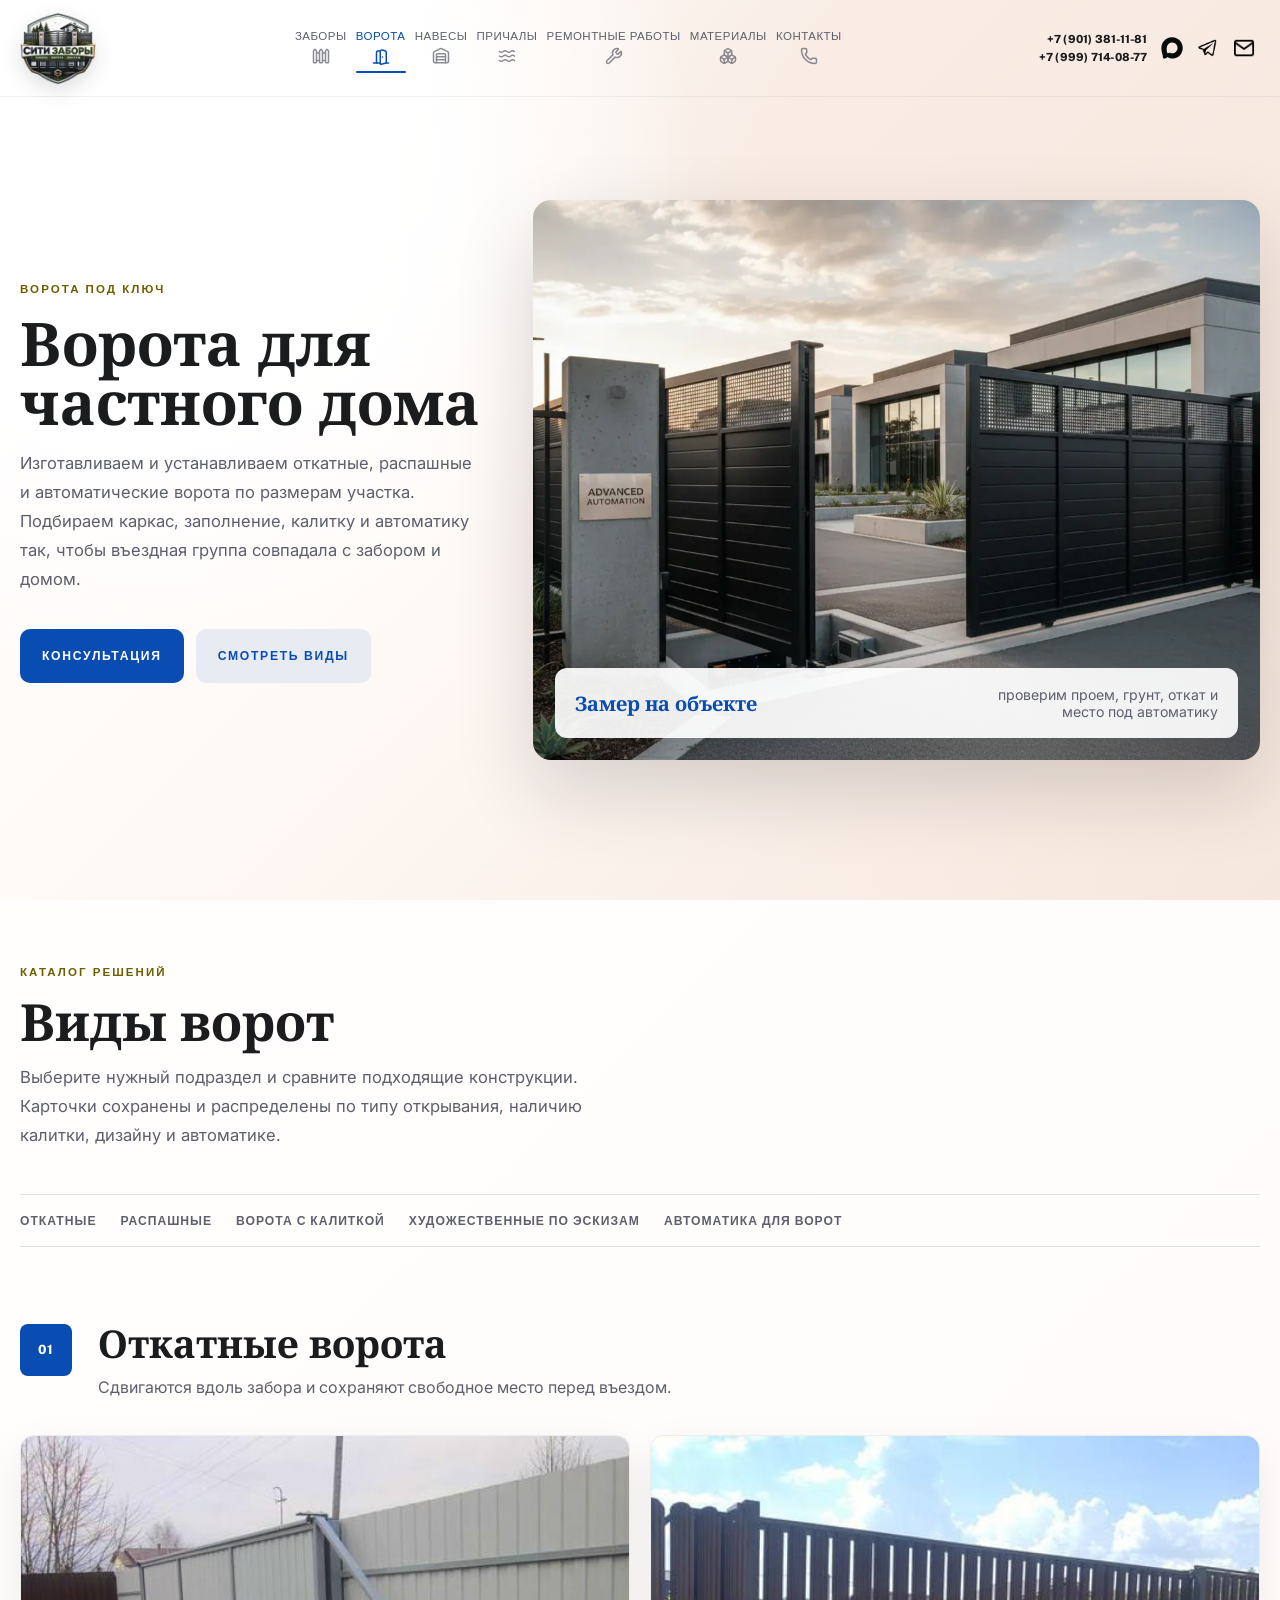
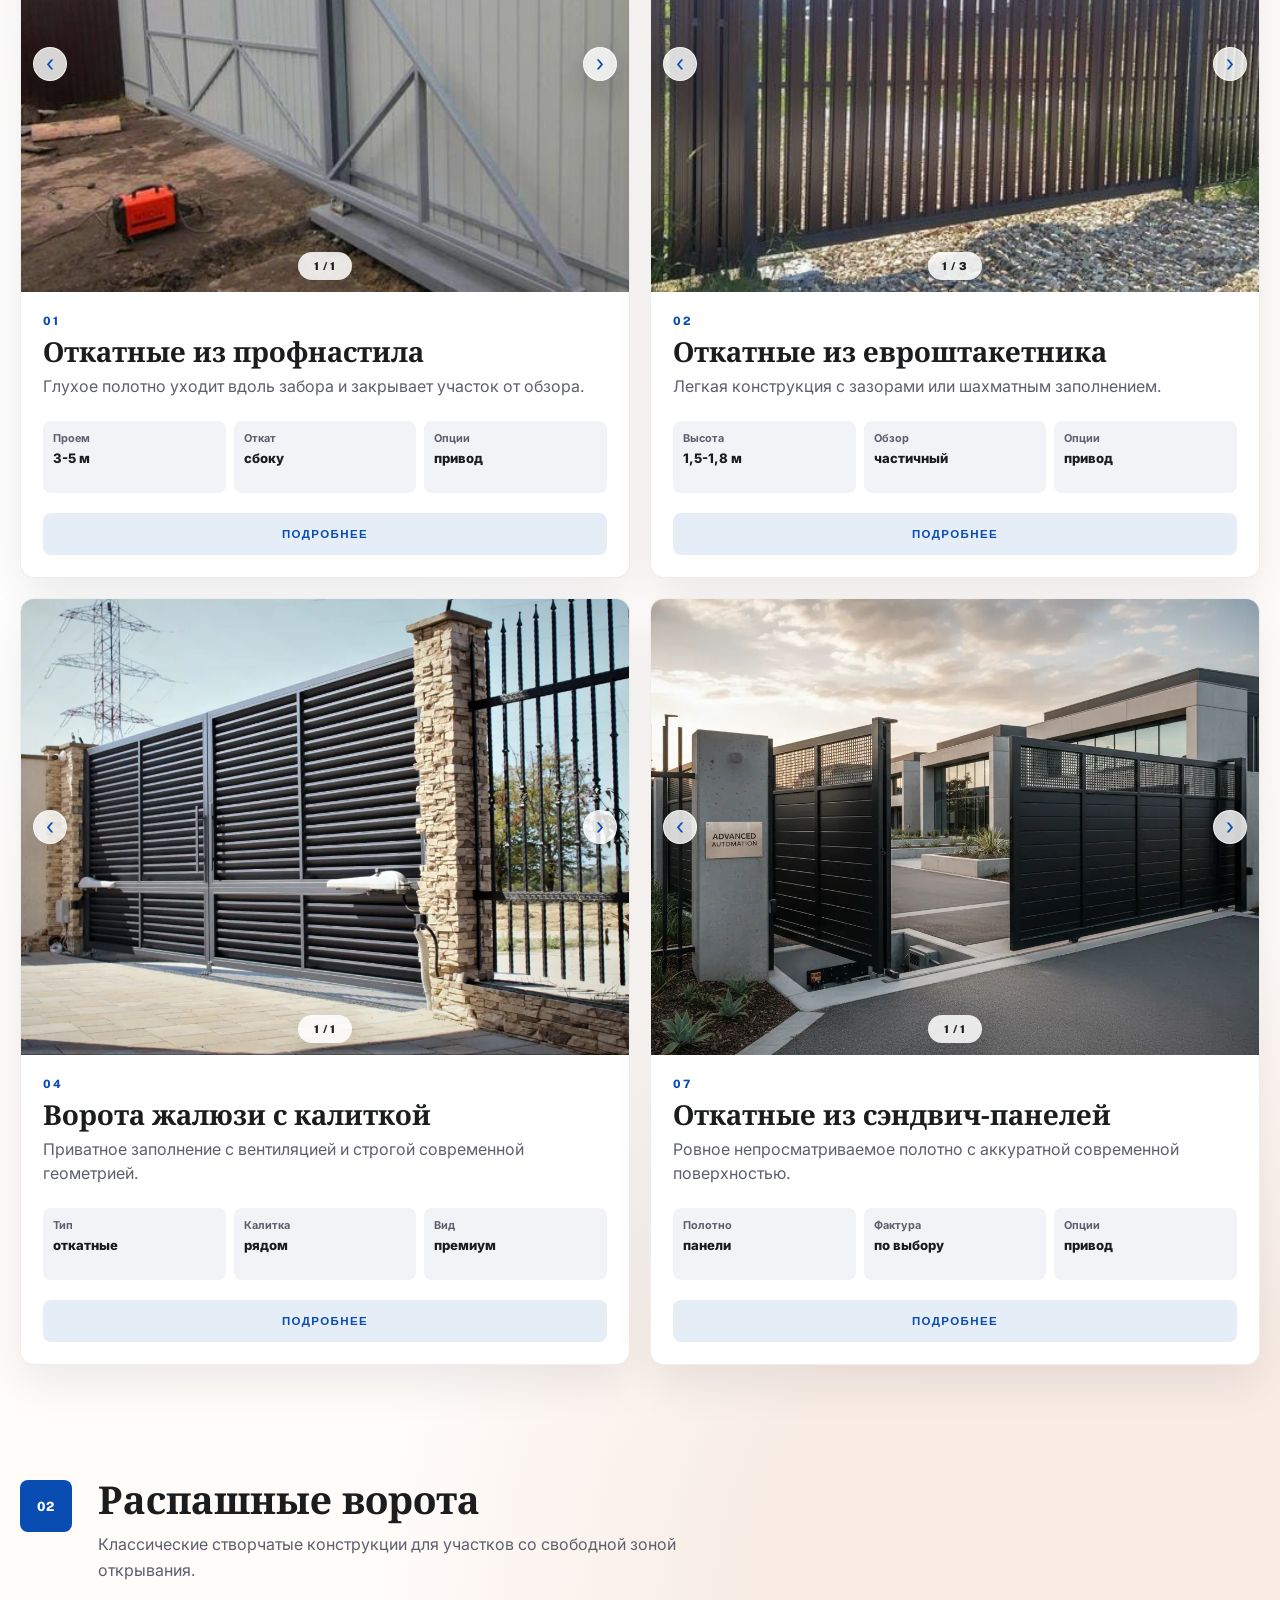
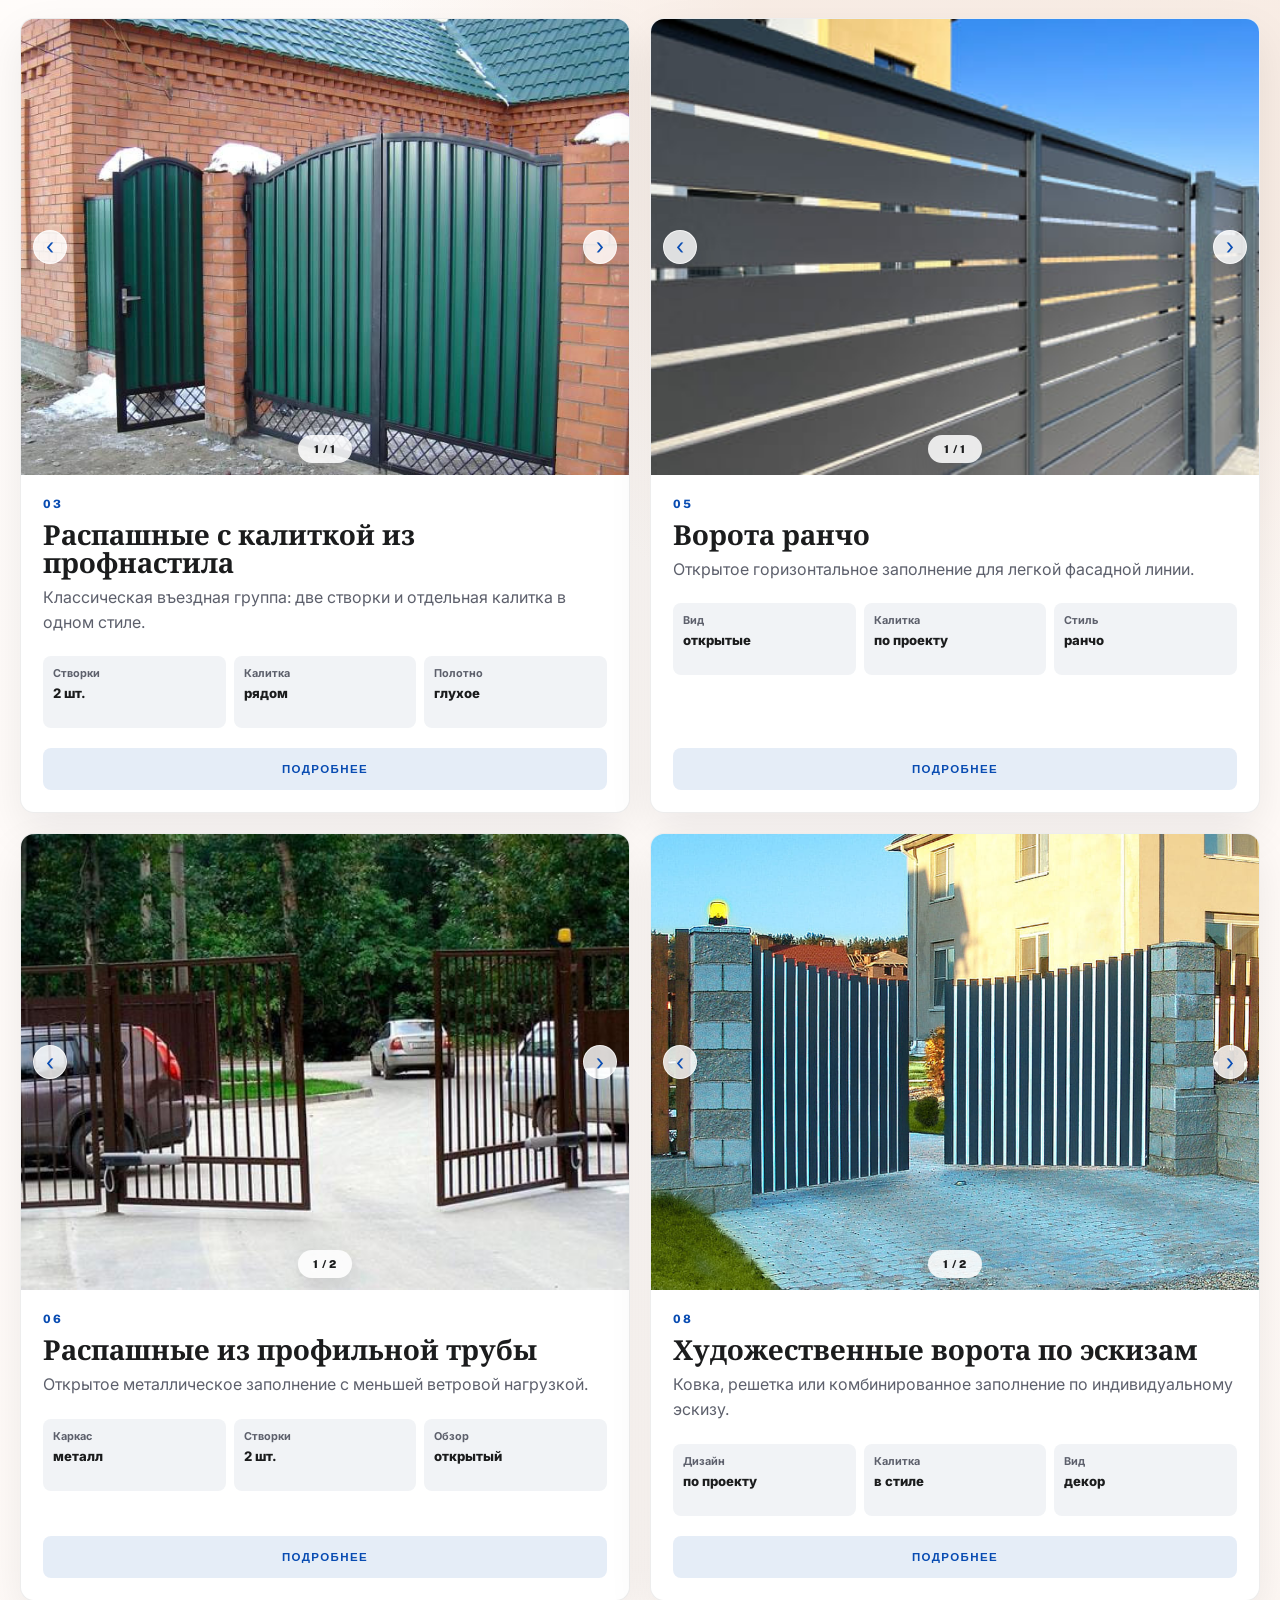
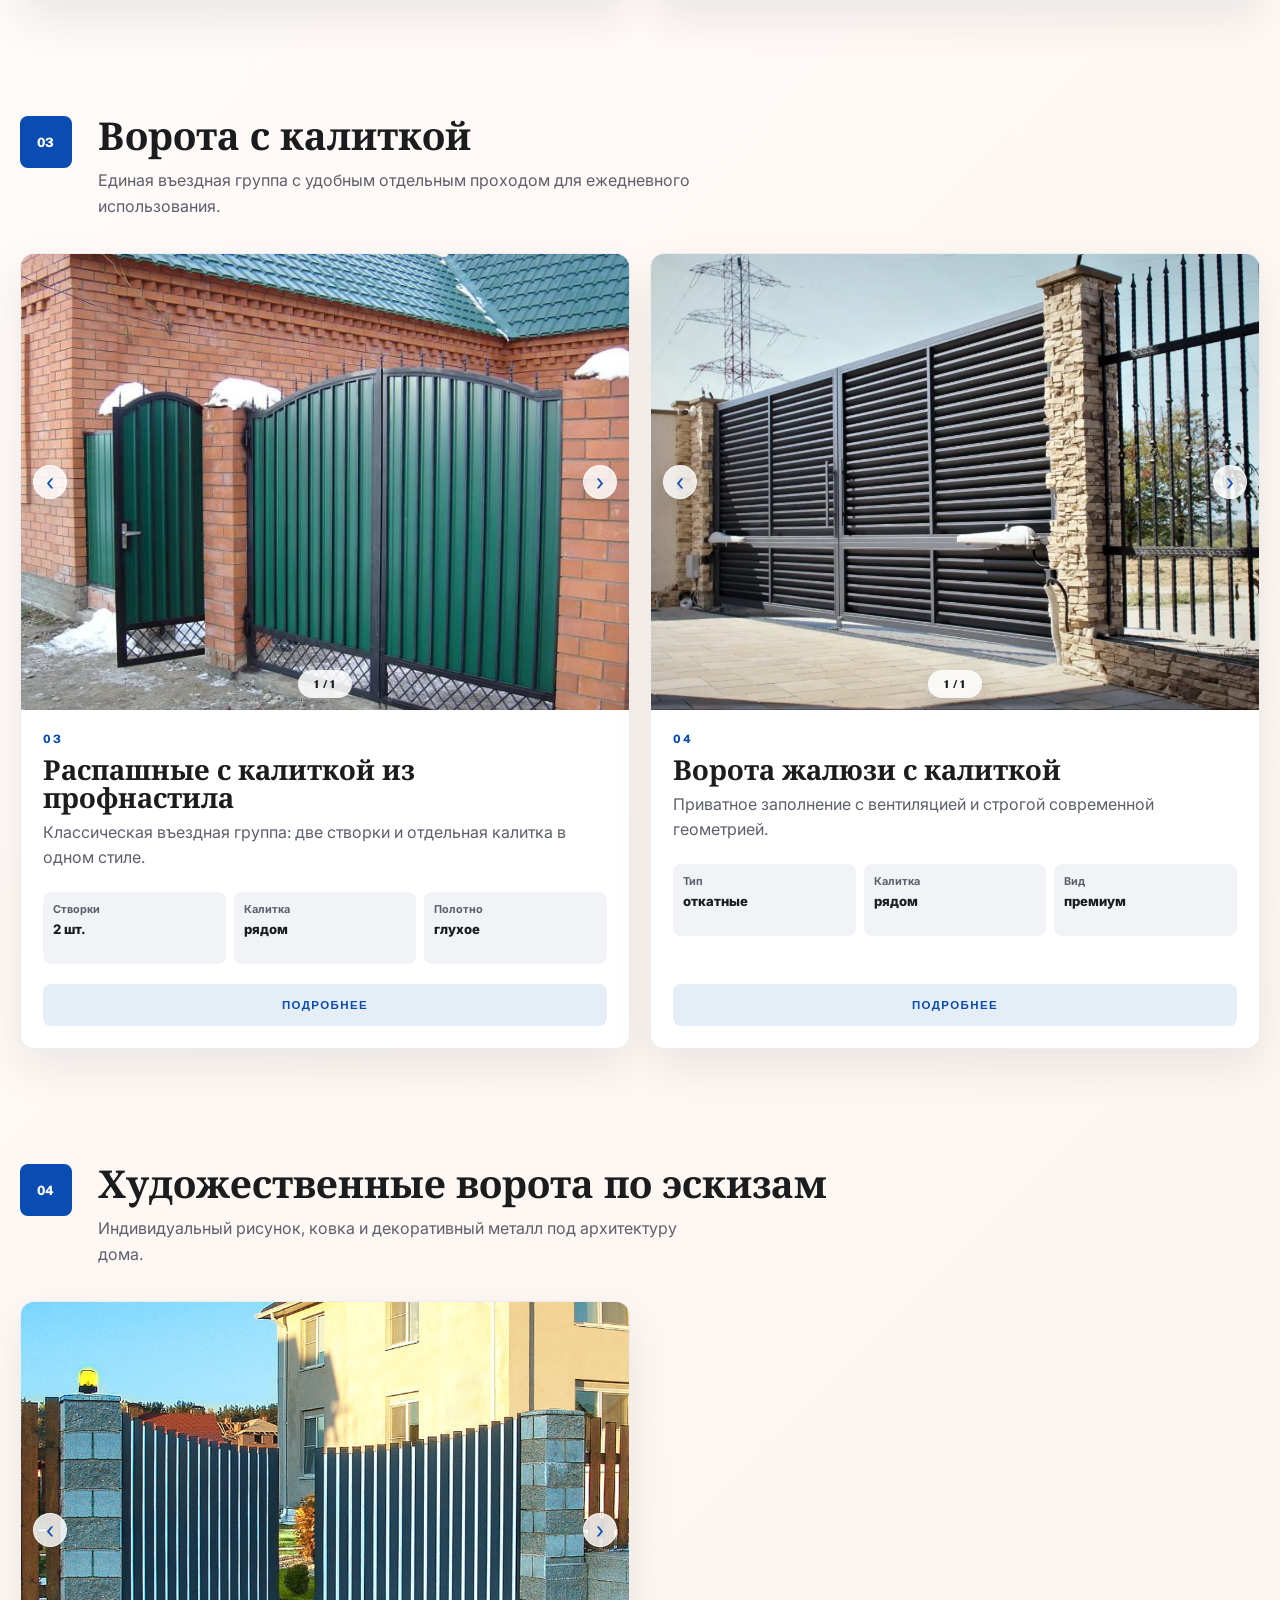
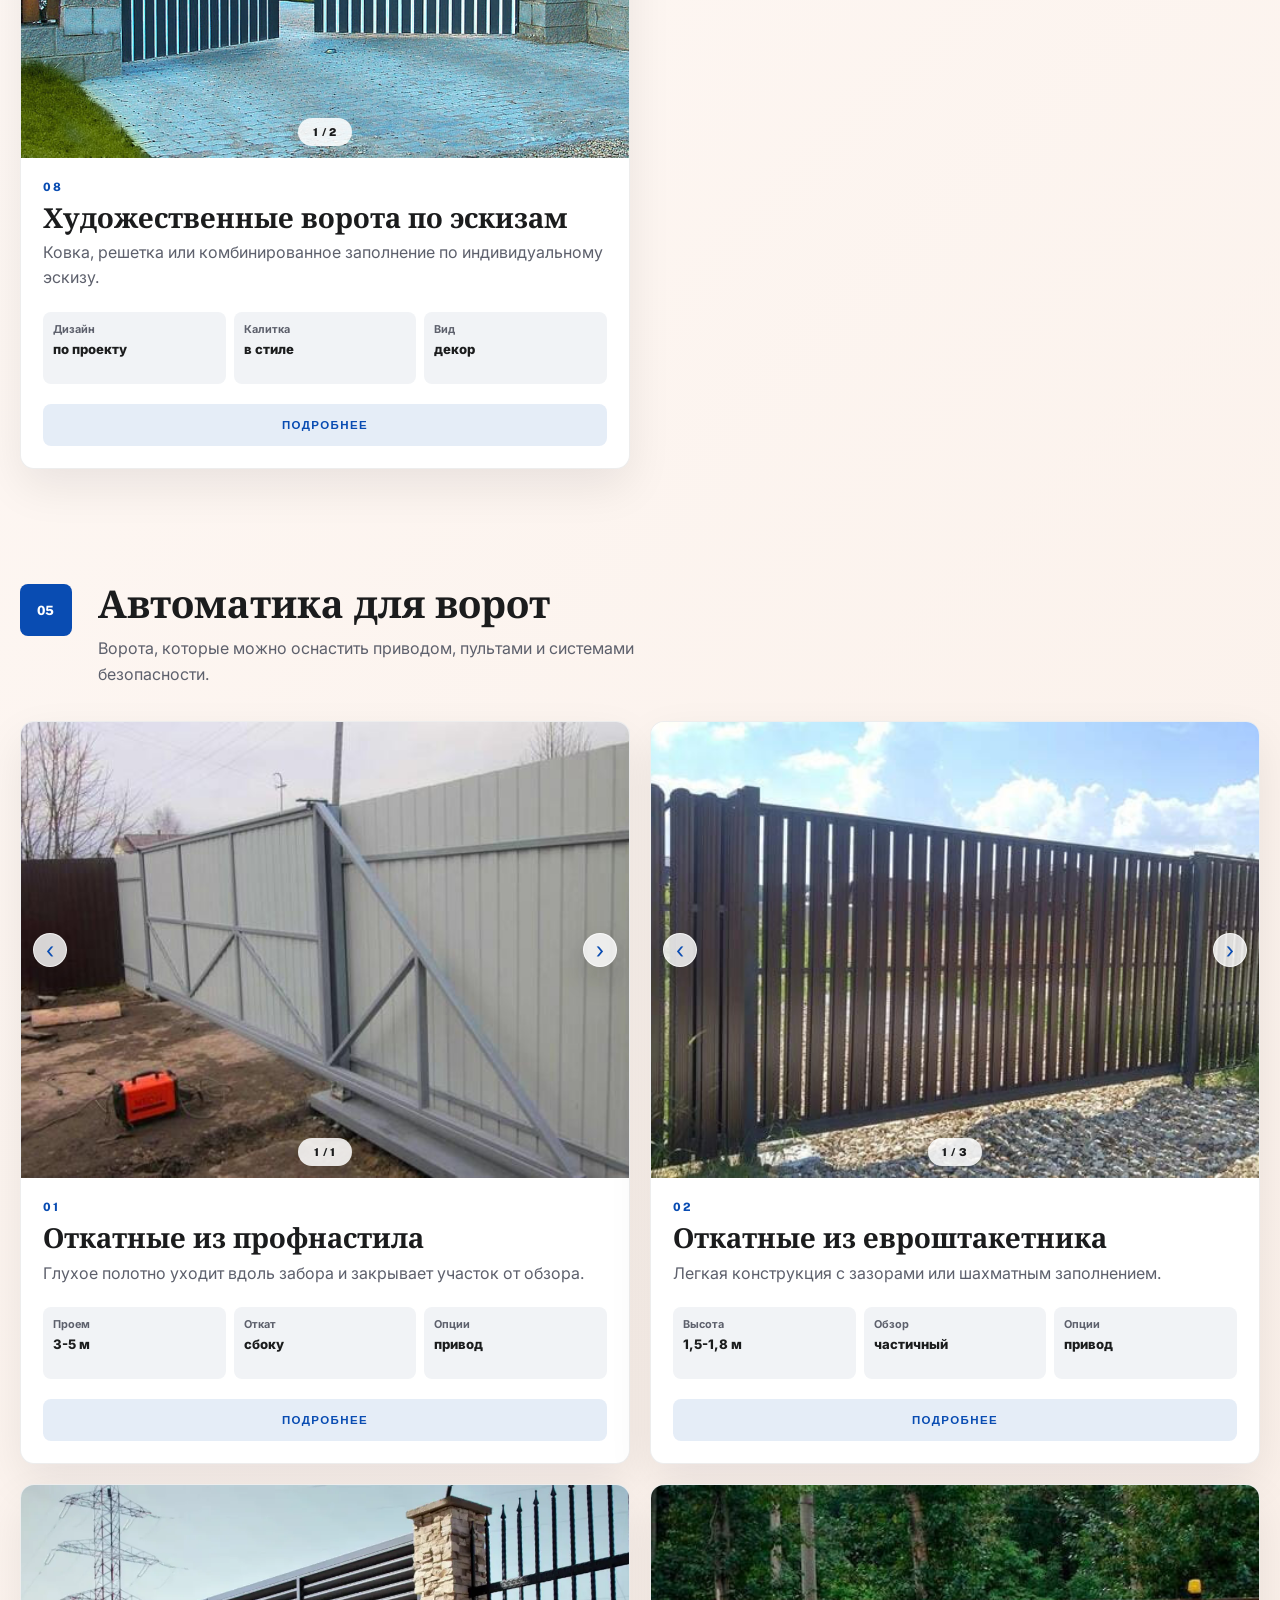
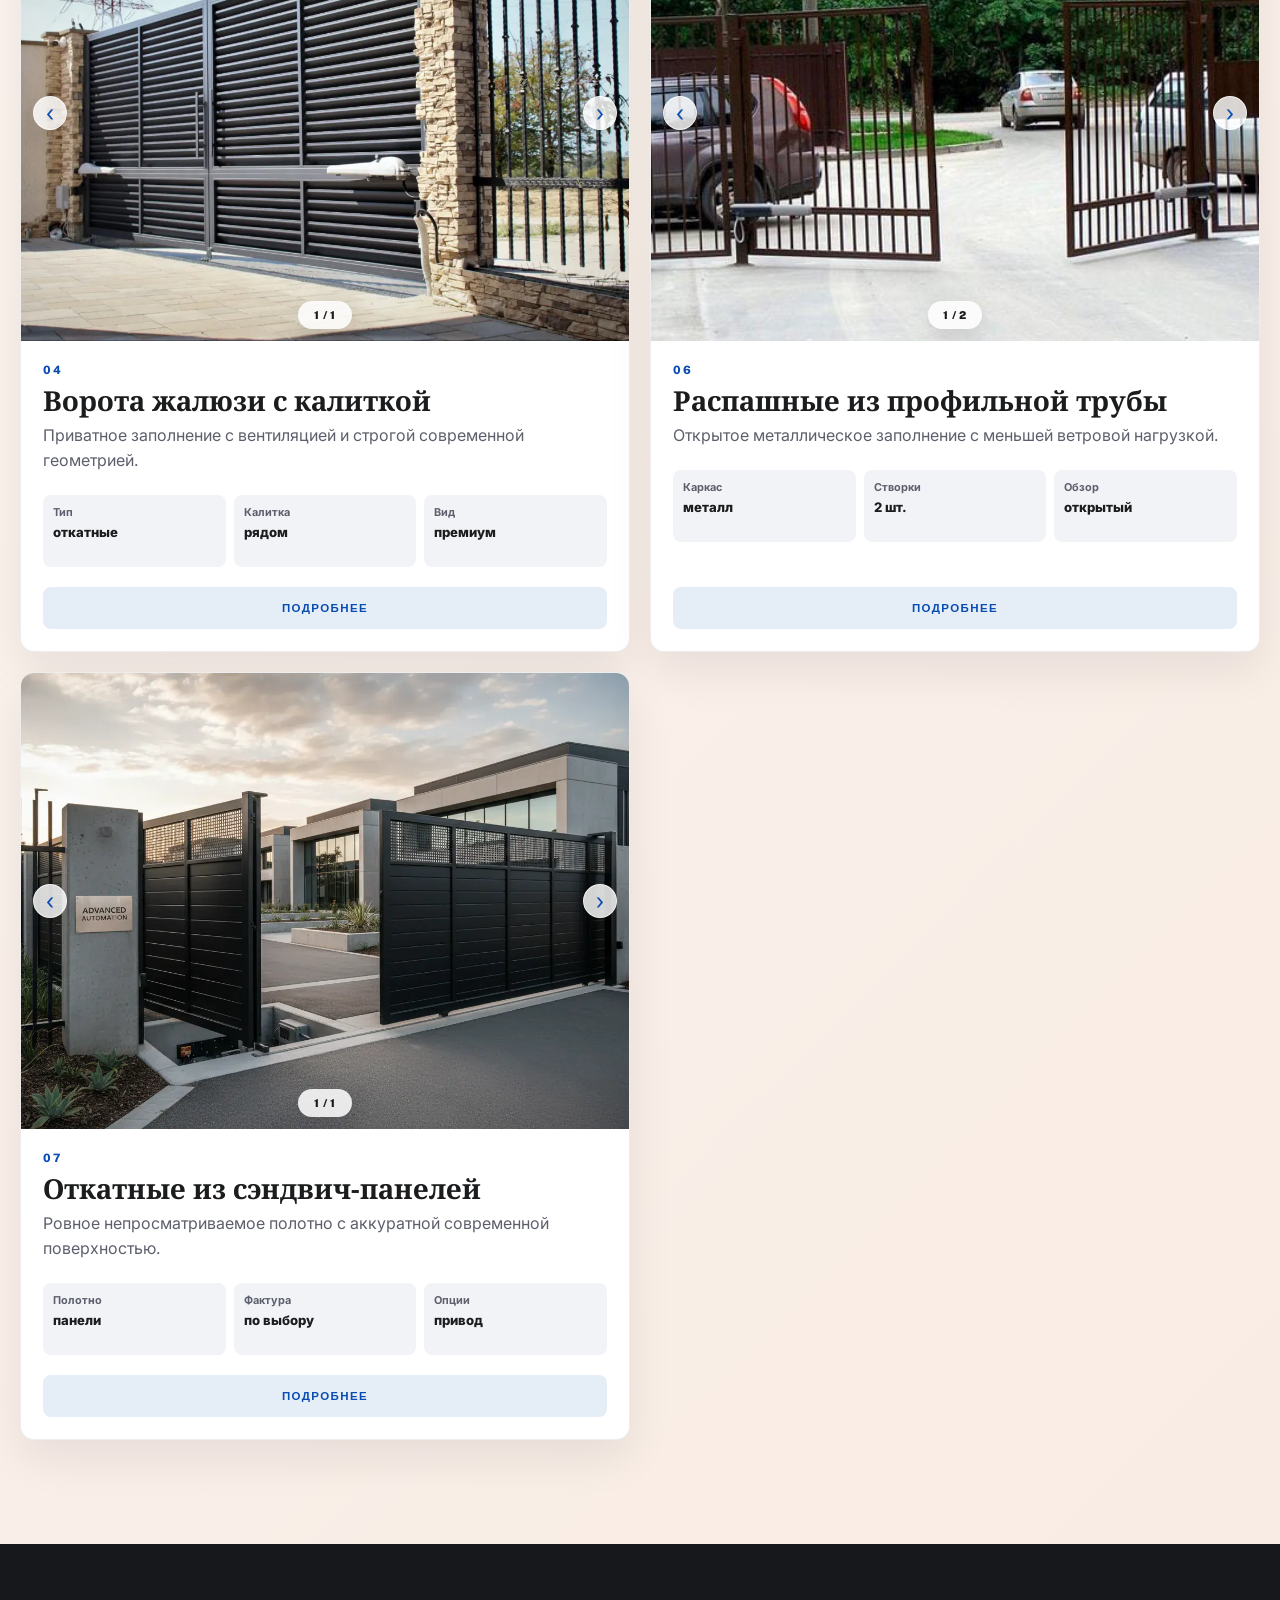
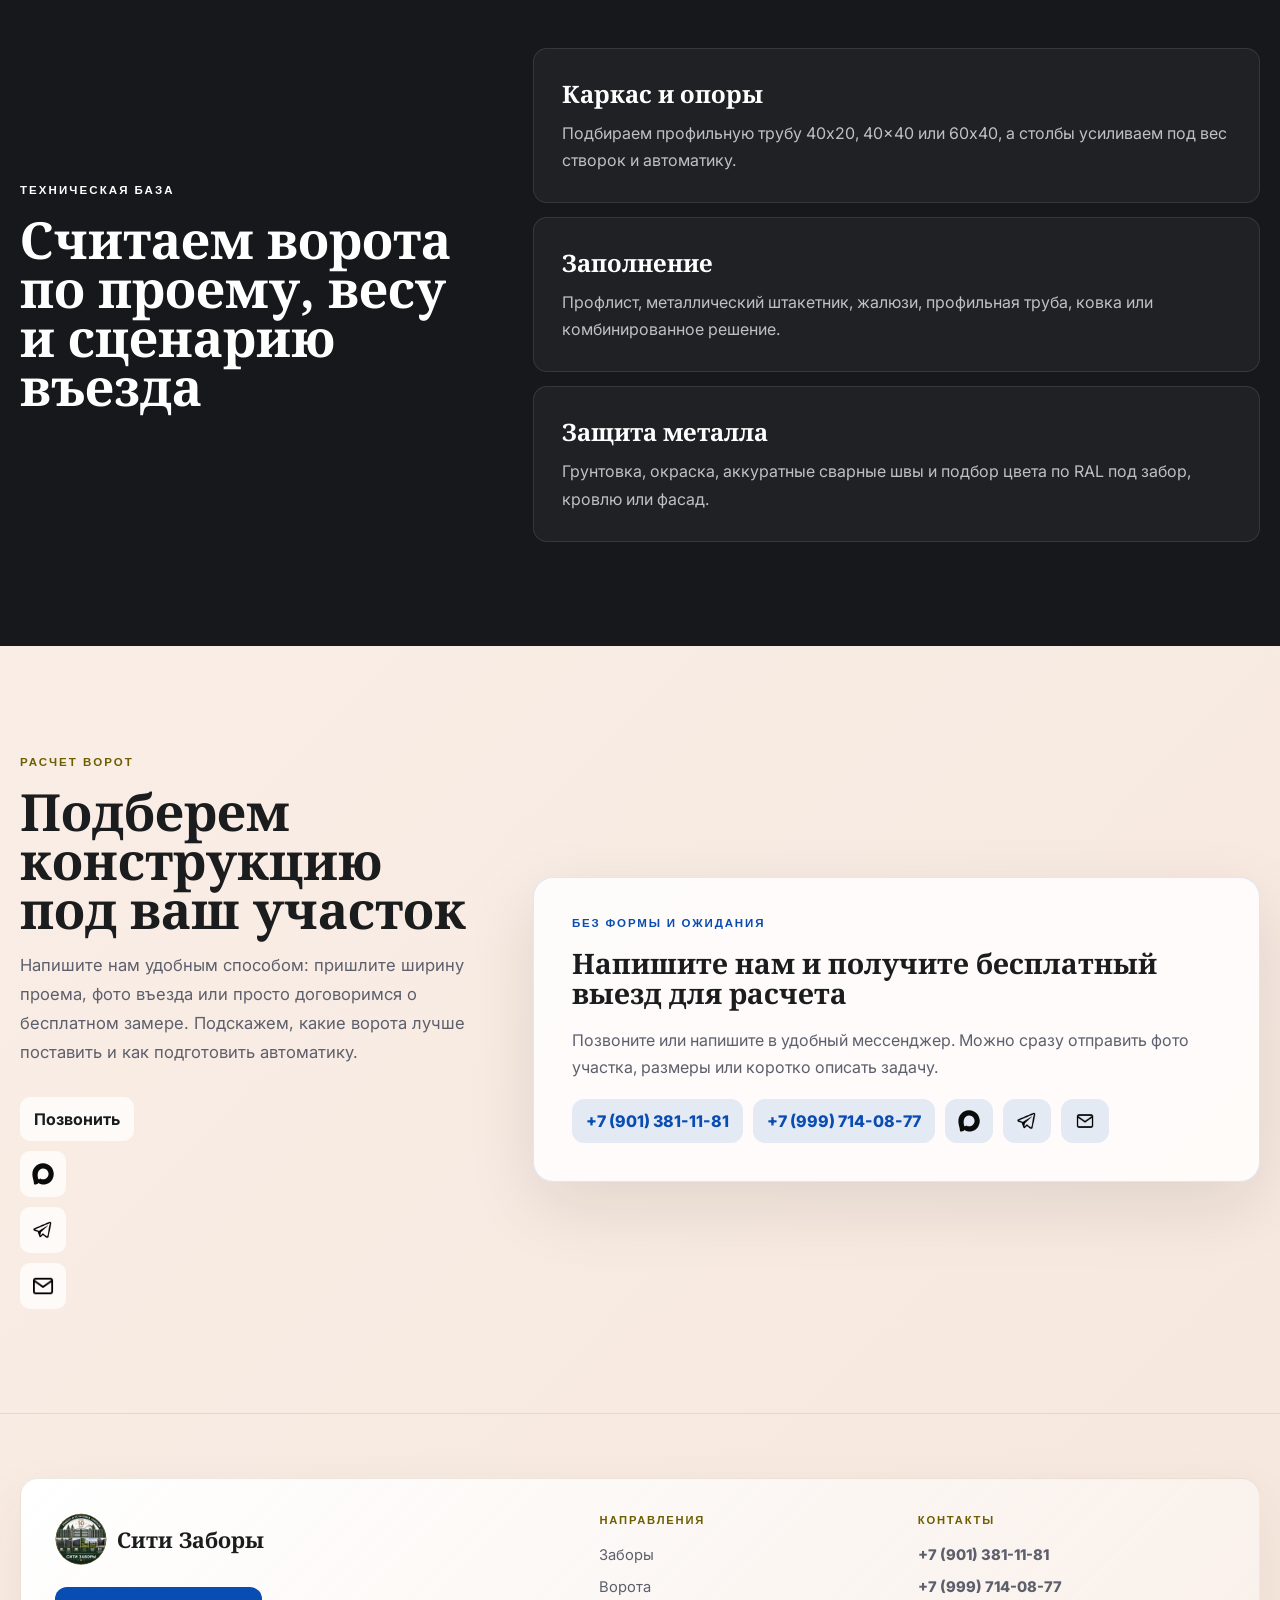
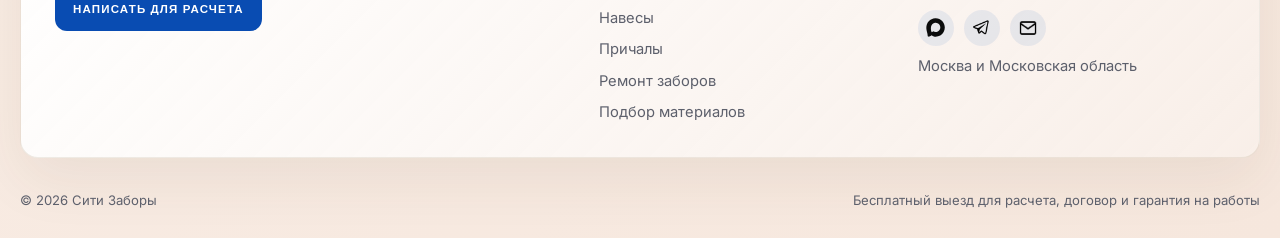
<file: gates.html>
<!DOCTYPE html>
<html lang="ru">
  <head>
    <meta charset="UTF-8" />
    <meta name="viewport" content="width=device-width, initial-scale=1.0" />
    <title>Сити Заборы — ворота для частного дома под ключ</title>
    <meta
      name="description"
      content="Откатные, распашные и автоматические ворота для частного дома: изготовление, монтаж, калитки, автоматика и подбор под забор."
    />
    <link rel="preconnect" href="https://fonts.googleapis.com" />
    <link rel="preconnect" href="https://fonts.gstatic.com" crossorigin />
    <link
      href="https://fonts.googleapis.com/css2?family=Inter:wght@400;500;600;700&family=Noto+Serif:wght@400;600;700&family=Public+Sans:wght@500;600;700&display=swap"
      rel="stylesheet"
    />
    <link rel="stylesheet" href="./styles.css?v=20260717-nav-icons-all-pages" />
  </head>
  <body>
    <header class="site-header">
      <div class="container header-inner">
        <a class="brand" href="./index.html">
          <span class="brand-logo-wrap">
            <img class="brand-logo" src="./assets/site-logo-premium-transparent.png" alt="Логотип компании Сити Заборы" />
          </span>
        </a>

        <nav class="site-nav" aria-label="Основная навигация">
          <a href="./fences.html"><span class="site-nav-label">Заборы</span><span class="site-nav-icon nav-icon-fence" aria-hidden="true"></span></a>
          <a class="is-active" href="./gates.html"><span class="site-nav-label">Ворота</span><span class="site-nav-icon nav-icon-gates" aria-hidden="true"></span></a>
          <a href="./canopies.html"><span class="site-nav-label">Навесы</span><span class="site-nav-icon nav-icon-canopy" aria-hidden="true"></span></a>
          <a href="./piers.html"><span class="site-nav-label">Причалы</span><span class="site-nav-icon nav-icon-piers" aria-hidden="true"></span></a>
          <a href="./repair.html"><span class="site-nav-label">Ремонтные работы</span><span class="site-nav-icon nav-icon-repair" aria-hidden="true"></span></a>
          <a href="./materials.html"><span class="site-nav-label">Материалы</span><span class="site-nav-icon nav-icon-materials" aria-hidden="true"></span></a>
          <a href="./contacts.html"><span class="site-nav-label">Контакты</span><span class="site-nav-icon nav-icon-contacts" aria-hidden="true"></span></a>
        </nav>

        <div class="header-tools">
          <div class="header-phones" aria-label="Телефоны">
            <a class="header-phone" href="tel:+79013811181">+7 (901) 381-11-81</a>
            <a class="header-phone" href="tel:+79997140877">+7 (999) 714-08-77</a>
          </div>
          <div class="header-messengers" aria-label="Мессенджеры">
            <a class="messenger-link" href="tel:+79013811181" aria-label="Max">
              <img src="./assets/max-logo-black.svg" alt="" />
            </a>
            <a class="messenger-link messenger-link-telegram" href="tel:+79969668691" aria-label="Телеграм">
              <img src="./assets/telegram-logo-black.png" alt="" />
            </a>
            <a class="messenger-link messenger-link-mail" href="mailto:cityzabory@mail.ru" aria-label="Почта">
              <img src="./assets/mail-icon.png" alt="" />
            </a>
          </div>
          <a class="header-action" href="./contacts.html">Консультация</a>
        </div>
      </div>
    </header>

    <main class="fences-page gates-catalog-page">
      <section class="fences-hero">
        <div class="container fences-hero-grid">
          <div class="fences-hero-copy">
            <span class="fences-kicker">ворота под ключ</span>
            <h1>Ворота для частного дома</h1>
            <p>
              Изготавливаем и устанавливаем откатные, распашные и автоматические
              ворота по размерам участка. Подбираем каркас, заполнение, калитку и
              автоматику так, чтобы въездная группа совпадала с забором и домом.
            </p>
            <div class="fences-hero-actions">
              <a class="fences-button" href="./contacts.html">Консультация</a>
              <a class="fences-button fences-button-muted" href="#gate-types">Смотреть виды</a>
            </div>
          </div>

          <div class="fences-hero-panel">
            <img src="./assets/catalog-gates.webp" alt="Откатные ворота из сэндвич-панелей для частного дома" />
            <div class="fences-hero-note">
              <strong>Замер на объекте</strong>
              <span>проверим проем, грунт, откат и место под автоматику</span>
            </div>
          </div>
        </div>
      </section>

      <section class="fences-types gates-categories" id="gate-types">
        <div class="container">
          <div class="fences-section-head">
            <span class="fences-kicker">каталог решений</span>
            <h2>Виды ворот</h2>
            <p>Выберите нужный подраздел и сравните подходящие конструкции. Карточки сохранены и распределены по типу открывания, наличию калитки, дизайну и автоматике.</p>
          </div>

          <nav class="gate-subsection-nav" aria-label="Виды ворот">
              <a href="#gates-sliding">Откатные</a>
              <a href="#gates-swing">Распашные</a>
              <a href="#gates-wicket">Ворота с калиткой</a>
              <a href="#gates-artistic">Художественные по эскизам</a>
              <a href="#gates-automation">Автоматика для ворот</a>
          </nav>

          <div class="gate-category-list">
          <section class="gate-category" id="gates-sliding">
            <div class="gate-category-head">
              <span>01</span>
              <div>
                <h3>Откатные ворота</h3>
                <p>Сдвигаются вдоль забора и сохраняют свободное место перед въездом.</p>
              </div>
            </div>
            <div class="fences-type-grid">
              <article class="fences-type-card" data-fence-detail="gate-sliding" data-filter-tags="sliding solid auto proflist">
                <div class="fences-type-media">
                  <img src="./assets/gates-gallery/sliding-proflist.jpg" alt="Откатные ворота из профнастила" />
                </div>
                <div class="fences-type-body">
                  <span class="fences-type-index">01</span>
                  <h3>Откатные из профнастила</h3>
                  <p>Глухое полотно уходит вдоль забора и закрывает участок от обзора.</p>
                  <dl class="fences-specs">
                    <div><dt>Проем</dt><dd>3-5 м</dd></div>
                    <div><dt>Откат</dt><dd>сбоку</dd></div>
                    <div><dt>Опции</dt><dd>привод</dd></div>
                  </dl>
                  <button class="fences-type-open" type="button">Подробнее</button>
                </div>
              </article>

              <article class="fences-type-card" data-fence-detail="gate-sliding-picket" data-filter-tags="sliding open auto picket">
                <div class="fences-type-media">
                  <img src="./assets/gates-gallery/sliding-picket.jpg" alt="Откатные ворота из евроштакетника" />
                </div>
                <div class="fences-type-body">
                  <span class="fences-type-index">02</span>
                  <h3>Откатные из евроштакетника</h3>
                  <p>Легкая конструкция с зазорами или шахматным заполнением.</p>
                  <dl class="fences-specs">
                    <div><dt>Высота</dt><dd>1,5-1,8 м</dd></div>
                    <div><dt>Обзор</dt><dd>частичный</dd></div>
                    <div><dt>Опции</dt><dd>привод</dd></div>
                  </dl>
                  <button class="fences-type-open" type="button">Подробнее</button>
                </div>
              </article>

              <article class="fences-type-card" data-fence-detail="gate-wicket-louver" data-filter-tags="sliding wicket solid louver auto">
                <div class="fences-type-media">
                  <img src="./assets/gate-wicket-louver-20260714.webp" alt="Ворота жалюзи с калиткой" />
                </div>
                <div class="fences-type-body">
                  <span class="fences-type-index">04</span>
                  <h3>Ворота жалюзи с калиткой</h3>
                  <p>Приватное заполнение с вентиляцией и строгой современной геометрией.</p>
                  <dl class="fences-specs">
                    <div><dt>Тип</dt><dd>откатные</dd></div>
                    <div><dt>Калитка</dt><dd>рядом</dd></div>
                    <div><dt>Вид</dt><dd>премиум</dd></div>
                  </dl>
                  <button class="fences-type-open" type="button">Подробнее</button>
                </div>
              </article>

              <article class="fences-type-card" data-fence-detail="gate-sandwich" data-filter-tags="sliding solid auto sandwich">
                <div class="fences-type-media">
                  <img src="./assets/catalog-gates.webp" alt="Откатные ворота из сэндвич-панелей" />
                </div>
                <div class="fences-type-body">
                  <span class="fences-type-index">07</span>
                  <h3>Откатные из сэндвич-панелей</h3>
                  <p>Ровное непросматриваемое полотно с аккуратной современной поверхностью.</p>
                  <dl class="fences-specs">
                    <div><dt>Полотно</dt><dd>панели</dd></div>
                    <div><dt>Фактура</dt><dd>по выбору</dd></div>
                    <div><dt>Опции</dt><dd>привод</dd></div>
                  </dl>
                  <button class="fences-type-open" type="button">Подробнее</button>
                </div>
              </article>
            </div>
          </section>

          <section class="gate-category" id="gates-swing">
            <div class="gate-category-head">
              <span>02</span>
              <div>
                <h3>Распашные ворота</h3>
                <p>Классические створчатые конструкции для участков со свободной зоной открывания.</p>
              </div>
            </div>
            <div class="fences-type-grid">
              <article class="fences-type-card" data-fence-detail="gate-wicket" data-filter-tags="swing wicket solid proflist">
                <div class="fences-type-media">
                  <img src="./assets/gate-wicket-proflist.jpg" alt="Распашные ворота из профнастила с калиткой" />
                </div>
                <div class="fences-type-body">
                  <span class="fences-type-index">03</span>
                  <h3>Распашные с калиткой из профнастила</h3>
                  <p>Классическая въездная группа: две створки и отдельная калитка в одном стиле.</p>
                  <dl class="fences-specs">
                    <div><dt>Створки</dt><dd>2 шт.</dd></div>
                    <div><dt>Калитка</dt><dd>рядом</dd></div>
                    <div><dt>Полотно</dt><dd>глухое</dd></div>
                  </dl>
                  <button class="fences-type-open" type="button">Подробнее</button>
                </div>
              </article>

              <article class="fences-type-card" data-fence-detail="gate-ranch" data-filter-tags="open ranch decorative">
                <div class="fences-type-media">
                  <img src="./assets/fence-louver-gray.jpeg" alt="Ворота ранчо с горизонтальным заполнением" />
                </div>
                <div class="fences-type-body">
                  <span class="fences-type-index">05</span>
                  <h3>Ворота ранчо</h3>
                  <p>Открытое горизонтальное заполнение для легкой фасадной линии.</p>
                  <dl class="fences-specs">
                    <div><dt>Вид</dt><dd>открытые</dd></div>
                    <div><dt>Калитка</dt><dd>по проекту</dd></div>
                    <div><dt>Стиль</dt><dd>ранчо</dd></div>
                  </dl>
                  <button class="fences-type-open" type="button">Подробнее</button>
                </div>
              </article>

              <article class="fences-type-card" data-fence-detail="gate-swing" data-filter-tags="swing open auto proftruba">
                <div class="fences-type-media">
                  <img src="./assets/gates-gallery/swing-proftruba.jpg" alt="Распашные ворота из профильной трубы" />
                </div>
                <div class="fences-type-body">
                  <span class="fences-type-index">06</span>
                  <h3>Распашные из профильной трубы</h3>
                  <p>Открытое металлическое заполнение с меньшей ветровой нагрузкой.</p>
                  <dl class="fences-specs">
                    <div><dt>Каркас</dt><dd>металл</dd></div>
                    <div><dt>Створки</dt><dd>2 шт.</dd></div>
                    <div><dt>Обзор</dt><dd>открытый</dd></div>
                  </dl>
                  <button class="fences-type-open" type="button">Подробнее</button>
                </div>
              </article>

              <article class="fences-type-card" data-fence-detail="gate-forged" data-filter-tags="swing open decorative artistic">
                <div class="fences-type-media">
                  <img src="./assets/gates-gallery/swing-picket-house.jpg" alt="Художественные ворота по эскизу" />
                </div>
                <div class="fences-type-body">
                  <span class="fences-type-index">08</span>
                  <h3>Художественные ворота по эскизам</h3>
                  <p>Ковка, решетка или комбинированное заполнение по индивидуальному эскизу.</p>
                  <dl class="fences-specs">
                    <div><dt>Дизайн</dt><dd>по проекту</dd></div>
                    <div><dt>Калитка</dt><dd>в стиле</dd></div>
                    <div><dt>Вид</dt><dd>декор</dd></div>
                  </dl>
                  <button class="fences-type-open" type="button">Подробнее</button>
                </div>
              </article>
            </div>
          </section>

          <section class="gate-category" id="gates-wicket">
            <div class="gate-category-head">
              <span>03</span>
              <div>
                <h3>Ворота с калиткой</h3>
                <p>Единая въездная группа с удобным отдельным проходом для ежедневного использования.</p>
              </div>
            </div>
            <div class="fences-type-grid">
              <article class="fences-type-card" data-fence-detail="gate-wicket" data-filter-tags="swing wicket solid proflist">
                <div class="fences-type-media">
                  <img src="./assets/gate-wicket-proflist.jpg" alt="Распашные ворота из профнастила с калиткой" />
                </div>
                <div class="fences-type-body">
                  <span class="fences-type-index">03</span>
                  <h3>Распашные с калиткой из профнастила</h3>
                  <p>Классическая въездная группа: две створки и отдельная калитка в одном стиле.</p>
                  <dl class="fences-specs">
                    <div><dt>Створки</dt><dd>2 шт.</dd></div>
                    <div><dt>Калитка</dt><dd>рядом</dd></div>
                    <div><dt>Полотно</dt><dd>глухое</dd></div>
                  </dl>
                  <button class="fences-type-open" type="button">Подробнее</button>
                </div>
              </article>

              <article class="fences-type-card" data-fence-detail="gate-wicket-louver" data-filter-tags="sliding wicket solid louver auto">
                <div class="fences-type-media">
                  <img src="./assets/gate-wicket-louver-20260714.webp" alt="Ворота жалюзи с калиткой" />
                </div>
                <div class="fences-type-body">
                  <span class="fences-type-index">04</span>
                  <h3>Ворота жалюзи с калиткой</h3>
                  <p>Приватное заполнение с вентиляцией и строгой современной геометрией.</p>
                  <dl class="fences-specs">
                    <div><dt>Тип</dt><dd>откатные</dd></div>
                    <div><dt>Калитка</dt><dd>рядом</dd></div>
                    <div><dt>Вид</dt><dd>премиум</dd></div>
                  </dl>
                  <button class="fences-type-open" type="button">Подробнее</button>
                </div>
              </article>
            </div>
          </section>

          <section class="gate-category" id="gates-artistic">
            <div class="gate-category-head">
              <span>04</span>
              <div>
                <h3>Художественные ворота по эскизам</h3>
                <p>Индивидуальный рисунок, ковка и декоративный металл под архитектуру дома.</p>
              </div>
            </div>
            <div class="fences-type-grid">
              <article class="fences-type-card" data-fence-detail="gate-forged" data-filter-tags="swing open decorative artistic">
                <div class="fences-type-media">
                  <img src="./assets/gates-gallery/swing-picket-house.jpg" alt="Художественные ворота по эскизу" />
                </div>
                <div class="fences-type-body">
                  <span class="fences-type-index">08</span>
                  <h3>Художественные ворота по эскизам</h3>
                  <p>Ковка, решетка или комбинированное заполнение по индивидуальному эскизу.</p>
                  <dl class="fences-specs">
                    <div><dt>Дизайн</dt><dd>по проекту</dd></div>
                    <div><dt>Калитка</dt><dd>в стиле</dd></div>
                    <div><dt>Вид</dt><dd>декор</dd></div>
                  </dl>
                  <button class="fences-type-open" type="button">Подробнее</button>
                </div>
              </article>
            </div>
          </section>

          <section class="gate-category" id="gates-automation">
            <div class="gate-category-head">
              <span>05</span>
              <div>
                <h3>Автоматика для ворот</h3>
                <p>Ворота, которые можно оснастить приводом, пультами и системами безопасности.</p>
              </div>
            </div>
            <div class="fences-type-grid">
              <article class="fences-type-card" data-fence-detail="gate-sliding" data-filter-tags="sliding solid auto proflist">
                <div class="fences-type-media">
                  <img src="./assets/gates-gallery/sliding-proflist.jpg" alt="Откатные ворота из профнастила" />
                </div>
                <div class="fences-type-body">
                  <span class="fences-type-index">01</span>
                  <h3>Откатные из профнастила</h3>
                  <p>Глухое полотно уходит вдоль забора и закрывает участок от обзора.</p>
                  <dl class="fences-specs">
                    <div><dt>Проем</dt><dd>3-5 м</dd></div>
                    <div><dt>Откат</dt><dd>сбоку</dd></div>
                    <div><dt>Опции</dt><dd>привод</dd></div>
                  </dl>
                  <button class="fences-type-open" type="button">Подробнее</button>
                </div>
              </article>

              <article class="fences-type-card" data-fence-detail="gate-sliding-picket" data-filter-tags="sliding open auto picket">
                <div class="fences-type-media">
                  <img src="./assets/gates-gallery/sliding-picket.jpg" alt="Откатные ворота из евроштакетника" />
                </div>
                <div class="fences-type-body">
                  <span class="fences-type-index">02</span>
                  <h3>Откатные из евроштакетника</h3>
                  <p>Легкая конструкция с зазорами или шахматным заполнением.</p>
                  <dl class="fences-specs">
                    <div><dt>Высота</dt><dd>1,5-1,8 м</dd></div>
                    <div><dt>Обзор</dt><dd>частичный</dd></div>
                    <div><dt>Опции</dt><dd>привод</dd></div>
                  </dl>
                  <button class="fences-type-open" type="button">Подробнее</button>
                </div>
              </article>

              <article class="fences-type-card" data-fence-detail="gate-wicket-louver" data-filter-tags="sliding wicket solid louver auto">
                <div class="fences-type-media">
                  <img src="./assets/gate-wicket-louver-20260714.webp" alt="Ворота жалюзи с калиткой" />
                </div>
                <div class="fences-type-body">
                  <span class="fences-type-index">04</span>
                  <h3>Ворота жалюзи с калиткой</h3>
                  <p>Приватное заполнение с вентиляцией и строгой современной геометрией.</p>
                  <dl class="fences-specs">
                    <div><dt>Тип</dt><dd>откатные</dd></div>
                    <div><dt>Калитка</dt><dd>рядом</dd></div>
                    <div><dt>Вид</dt><dd>премиум</dd></div>
                  </dl>
                  <button class="fences-type-open" type="button">Подробнее</button>
                </div>
              </article>

              <article class="fences-type-card" data-fence-detail="gate-swing" data-filter-tags="swing open auto proftruba">
                <div class="fences-type-media">
                  <img src="./assets/gates-gallery/swing-proftruba.jpg" alt="Распашные ворота из профильной трубы" />
                </div>
                <div class="fences-type-body">
                  <span class="fences-type-index">06</span>
                  <h3>Распашные из профильной трубы</h3>
                  <p>Открытое металлическое заполнение с меньшей ветровой нагрузкой.</p>
                  <dl class="fences-specs">
                    <div><dt>Каркас</dt><dd>металл</dd></div>
                    <div><dt>Створки</dt><dd>2 шт.</dd></div>
                    <div><dt>Обзор</dt><dd>открытый</dd></div>
                  </dl>
                  <button class="fences-type-open" type="button">Подробнее</button>
                </div>
              </article>

              <article class="fences-type-card" data-fence-detail="gate-sandwich" data-filter-tags="sliding solid auto sandwich">
                <div class="fences-type-media">
                  <img src="./assets/catalog-gates.webp" alt="Откатные ворота из сэндвич-панелей" />
                </div>
                <div class="fences-type-body">
                  <span class="fences-type-index">07</span>
                  <h3>Откатные из сэндвич-панелей</h3>
                  <p>Ровное непросматриваемое полотно с аккуратной современной поверхностью.</p>
                  <dl class="fences-specs">
                    <div><dt>Полотно</dt><dd>панели</dd></div>
                    <div><dt>Фактура</dt><dd>по выбору</dd></div>
                    <div><dt>Опции</dt><dd>привод</dd></div>
                  </dl>
                  <button class="fences-type-open" type="button">Подробнее</button>
                </div>
              </article>
            </div>
          </section>
          </div>
        </div>
      </section>

      <div class="fence-detail-modal" data-fence-modal aria-hidden="true">
        <div class="fence-detail-backdrop" data-fence-close></div>
        <section class="fence-detail-panel" role="dialog" aria-modal="true" aria-labelledby="fence-detail-title" tabindex="-1">
          <button class="fence-detail-close" type="button" data-fence-close aria-label="Закрыть подробности"></button>
          <div class="fence-detail-media">
            <img data-fence-modal-image src="./assets/catalog-gates.webp" alt="" />
            <span data-fence-modal-tag></span>
            <div class="fence-detail-thumbs" data-fence-modal-thumbs aria-label="Фотографии ворот"></div>
          </div>
          <div class="fence-detail-content">
            <span class="fences-kicker" data-fence-modal-kicker></span>
            <h2 id="fence-detail-title" data-fence-modal-title></h2>
            <p class="fence-detail-lead" data-fence-modal-lead></p>
            <p class="fence-detail-text" data-fence-modal-text></p>
            <div class="fence-detail-specs" data-fence-modal-specs></div>
            <div class="fence-detail-columns">
              <div>
                <h3>Что важно</h3>
                <ul data-fence-modal-points></ul>
              </div>
              <div>
                <h3>Входит в монтаж</h3>
                <ul data-fence-modal-included></ul>
              </div>
            </div>
            <div class="fence-detail-actions">
              <a class="fences-button" href="./contacts.html" data-fence-close>Консультация</a>
              <a class="fences-button fences-button-muted" href="./contacts.html" data-fence-close>Бесплатный выезд</a>
            </div>
          </div>
        </section>
      </div>

      <section class="fences-materials">
        <div class="container fences-materials-grid">
          <div>
            <span class="fences-kicker">техническая база</span>
            <h2>Считаем ворота по проему, весу и сценарию въезда</h2>
          </div>
          <div class="fences-material-list">
            <article>
              <h3>Каркас и опоры</h3>
              <p>Подбираем профильную трубу 40x20, 40x40 или 60x40, а столбы усиливаем под вес створок и автоматику.</p>
            </article>
            <article>
              <h3>Заполнение</h3>
              <p>Профлист, металлический штакетник, жалюзи, профильная труба, ковка или комбинированное решение.</p>
            </article>
            <article>
              <h3>Защита металла</h3>
              <p>Грунтовка, окраска, аккуратные сварные швы и подбор цвета по RAL под забор, кровлю или фасад.</p>
            </article>
          </div>
        </div>
      </section>

      <section class="fences-contact" id="gates-contact">
        <div class="container fences-contact-grid">
          <div class="fences-contact-copy">
            <span class="fences-kicker">расчет ворот</span>
            <h2>Подберем конструкцию под ваш участок</h2>
            <p>
              Напишите нам удобным способом: пришлите ширину проема, фото въезда или
              просто договоримся о бесплатном замере. Подскажем, какие ворота лучше
              поставить и как подготовить автоматику.
            </p>
            <div class="fences-contact-cards">
              <a href="tel:+79013811181">Позвонить</a>
              <a class="contact-icon-link contact-social-icon" href="https://web.max.ru/" target="_blank" rel="noopener" aria-label="Max">
                <img src="./assets/max-logo-black.svg" alt="" />
              </a>
              <a class="contact-icon-link contact-social-icon" href="tg://resolve?phone=79969668691" aria-label="Telegram">
                <img src="./assets/telegram-logo-black.png" alt="" />
              </a>
              <a class="contact-icon-link contact-social-icon" href="mailto:cityzabory@mail.ru" aria-label="Почта">
                <img src="./assets/mail-icon.png" alt="" />
              </a>
            </div>
          </div>

          <div class="direct-contact-card direct-contact-card-light">
            <span class="direct-contact-kicker">без формы и ожидания</span>
            <h3>Напишите нам и получите бесплатный выезд для расчета</h3>
            <p>Позвоните или напишите в удобный мессенджер. Можно сразу отправить фото участка, размеры или коротко описать задачу.</p>
            <div class="direct-contact-actions">
              <a href="tel:+79013811181">+7 (901) 381-11-81</a>
              <a href="tel:+79997140877">+7 (999) 714-08-77</a>
              <a class="direct-contact-icon" href="https://web.max.ru/" target="_blank" rel="noopener" aria-label="Max">
                <img src="./assets/max-logo-black.svg" alt="" />
              </a>
              <a class="direct-contact-icon" href="tg://resolve?phone=79969668691" aria-label="Telegram">
                <img src="./assets/telegram-logo-black.png" alt="" />
              </a>
              <a class="direct-contact-icon direct-contact-mail" href="mailto:cityzabory@mail.ru" aria-label="Почта">
                <img src="./assets/mail-icon.png" alt="" />
              </a>
            </div>
          </div>
        </div>
      </section>

    </main>


    <footer class="site-footer">
      <div class="container footer-shell">
        <div class="footer-main footer-main-modern">
          <div class="footer-brand">
            <div class="footer-brand-row">
              <img class="footer-logo" src="./assets/site-logo-new.png" alt="Логотип компании Сити Заборы" />
              <strong>Сити Заборы</strong>
            </div>
            <a class="footer-cta" href="./contacts.html">Написать для расчета</a>
          </div>

          <nav class="footer-column" aria-label="Направления">
            <span>Направления</span>
            <a href="./fences.html">Заборы</a>
            <a href="./gates.html">Ворота</a>
            <a href="./canopies.html">Навесы</a>
            <a href="./piers.html">Причалы</a>
            <a href="./repair.html">Ремонт заборов</a>
            <a href="./materials.html">Подбор материалов</a>
          </nav>

          <div class="footer-column footer-contact-column">
            <span>Контакты</span>
            <a href="tel:+79013811181">+7 (901) 381-11-81</a>
            <a href="tel:+79997140877">+7 (999) 714-08-77</a>
            <div class="footer-social-icons" aria-label="Социальные сети и почта">
              <a href="https://web.max.ru/" target="_blank" rel="noopener" aria-label="Max"><img src="./assets/max-logo-black.svg" alt="" /></a>
              <a href="tg://resolve?phone=79969668691" aria-label="Telegram"><img src="./assets/telegram-logo-black.png" alt="" /></a>
              <a class="footer-mail-link" href="mailto:cityzabory@mail.ru" aria-label="Почта"><img src="./assets/mail-icon.png" alt="" /></a>
            </div>
            <p>Москва и Московская область</p>
          </div>
        </div>

        <div class="footer-bottom">
          <span>© 2026 Сити Заборы</span>
          <span>Бесплатный выезд для расчета, договор и гарантия на работы</span>
        </div>
      </div>
    </footer>
    <script src="./assets/site-effects.js?v=20260717-gate-sections-icons"></script>
  </body>
</html>
</file>
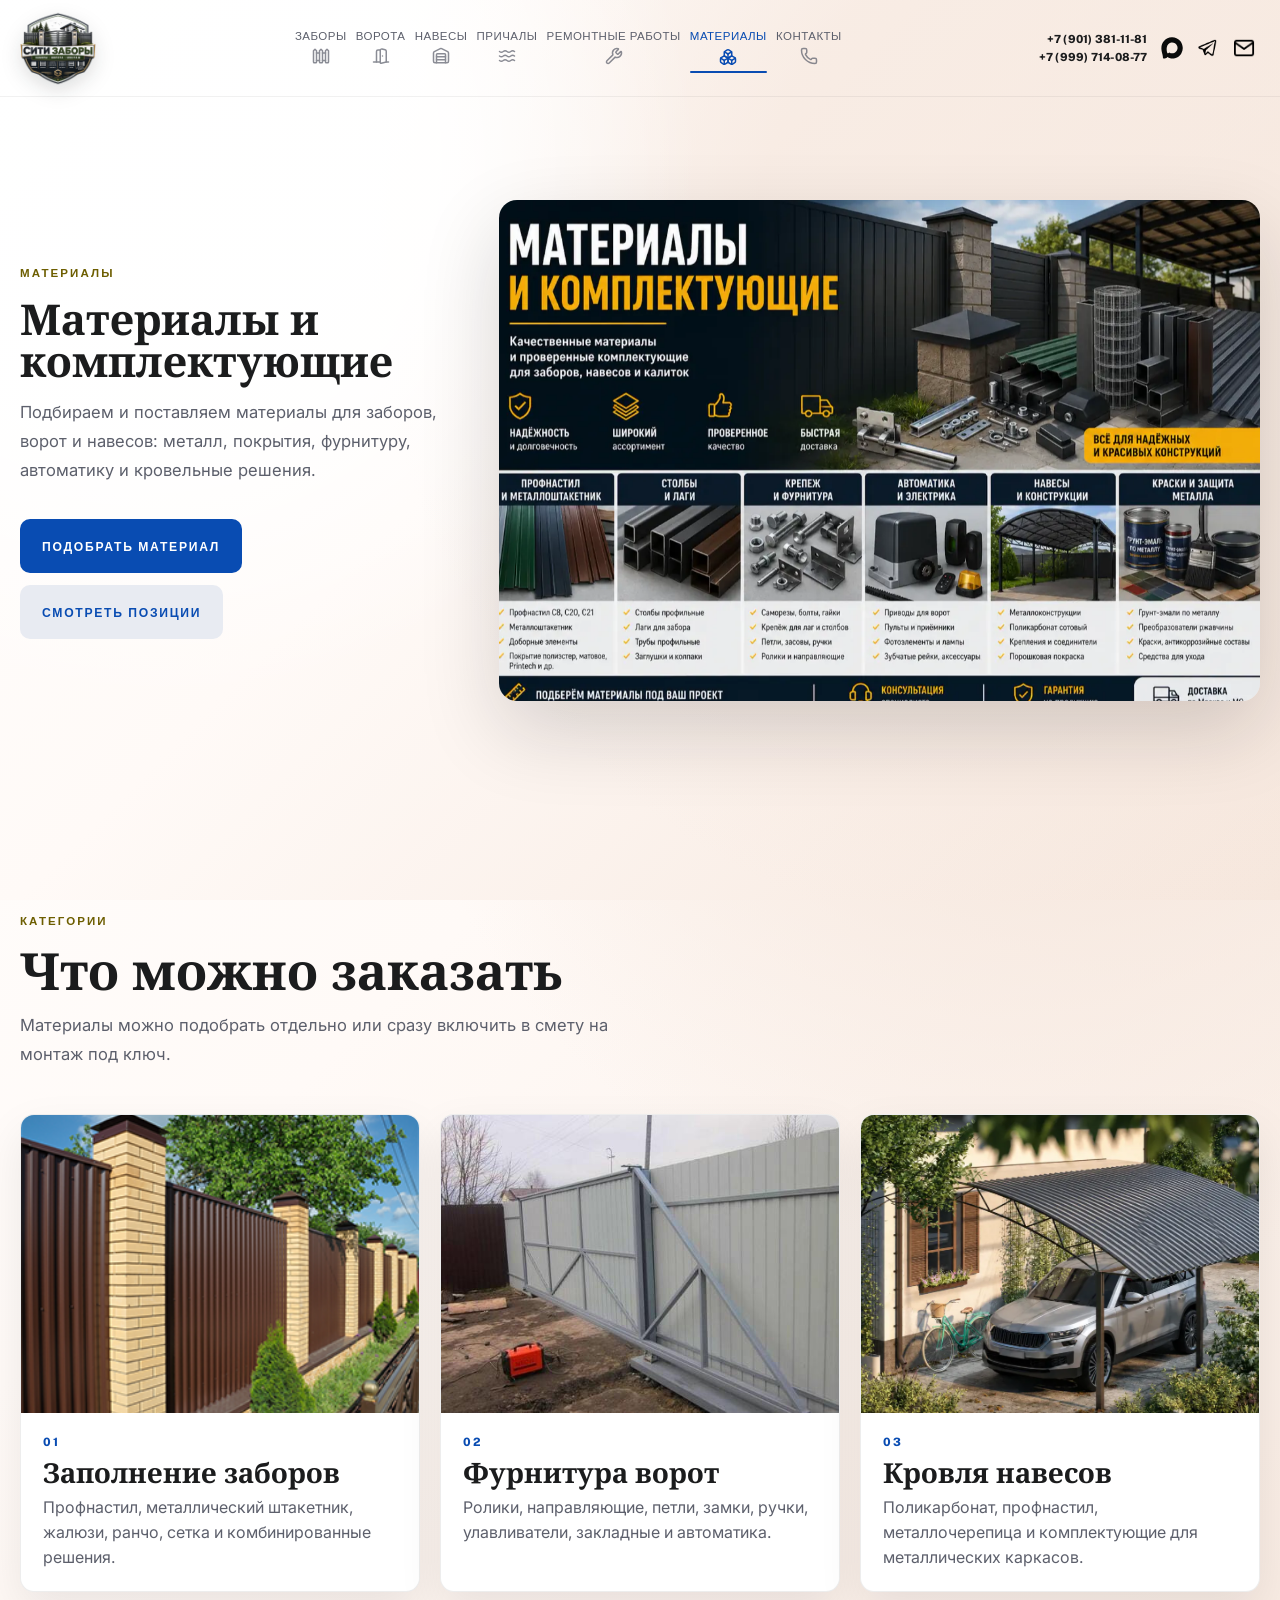
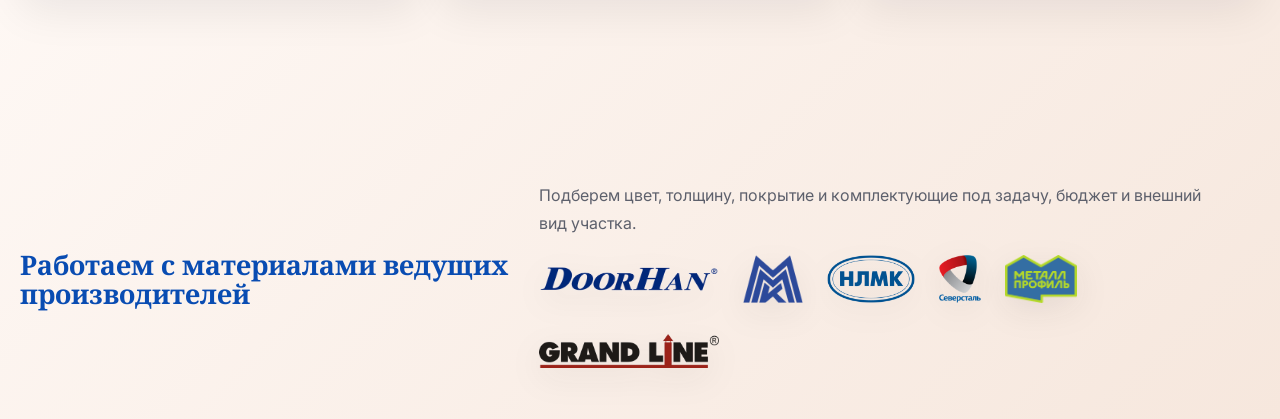
<file: materials.html>
<!DOCTYPE html>
<html lang="ru">
  <head>
    <meta charset="UTF-8" />
    <meta name="viewport" content="width=device-width, initial-scale=1.0" />
    <title>Материалы и комплектующие — Сити Заборы</title>
    <meta name="description" content="Материалы и комплектующие для заборов, ворот и навесов: профлист, штакетник, ламели, трубы, фурнитура, автоматика и кровельные материалы." />
    <link rel="preconnect" href="https://fonts.googleapis.com" />
    <link rel="preconnect" href="https://fonts.gstatic.com" crossorigin />
    <link href="https://fonts.googleapis.com/css2?family=Inter:wght@400;500;600;700&family=Noto+Serif:wght@400;600;700&family=Public+Sans:wght@500;600;700&display=swap" rel="stylesheet" />
    <link rel="stylesheet" href="./styles.css?v=20260717-nav-icons-all-pages" />
  </head>
  <body>
    <header class="site-header">
      <div class="container header-inner">
        <a class="brand" href="./index.html">
          <span class="brand-logo-wrap">
            <img class="brand-logo" src="./assets/site-logo-premium-transparent.png" alt="Логотип компании Сити Заборы" />
          </span>
        </a>
        <nav class="site-nav" aria-label="Основная навигация">
          <a href="./fences.html"><span class="site-nav-label">Заборы</span><span class="site-nav-icon nav-icon-fence" aria-hidden="true"></span></a>
          <a href="./gates.html"><span class="site-nav-label">Ворота</span><span class="site-nav-icon nav-icon-gates" aria-hidden="true"></span></a>
          <a href="./canopies.html"><span class="site-nav-label">Навесы</span><span class="site-nav-icon nav-icon-canopy" aria-hidden="true"></span></a>
          <a href="./piers.html"><span class="site-nav-label">Причалы</span><span class="site-nav-icon nav-icon-piers" aria-hidden="true"></span></a>
          <a href="./repair.html"><span class="site-nav-label">Ремонтные работы</span><span class="site-nav-icon nav-icon-repair" aria-hidden="true"></span></a>
          <a class="is-active" href="./materials.html"><span class="site-nav-label">Материалы</span><span class="site-nav-icon nav-icon-materials" aria-hidden="true"></span></a>
          <a href="./contacts.html"><span class="site-nav-label">Контакты</span><span class="site-nav-icon nav-icon-contacts" aria-hidden="true"></span></a>
        </nav>
        <div class="header-tools">
          <div class="header-phones" aria-label="Телефоны">
            <a class="header-phone" href="tel:+79013811181">+7 (901) 381-11-81</a>
            <a class="header-phone" href="tel:+79997140877">+7 (999) 714-08-77</a>
          </div>
          <div class="header-messengers" aria-label="Мессенджеры">
            <a class="messenger-link" href="tel:+79013811181" aria-label="Max"><img src="./assets/max-logo-black.svg" alt="" /></a>
            <a class="messenger-link messenger-link-telegram" href="tel:+79969668691" aria-label="Телеграм"><img src="./assets/telegram-logo-black.png" alt="" /></a>
            <a class="messenger-link messenger-link-mail" href="mailto:cityzabory@mail.ru" aria-label="Почта"><img src="./assets/mail-icon.png" alt="" /></a>
          </div>
          <a class="header-action" href="./contacts.html">Консультация</a>
        </div>
      </div>
    </header>

    <main class="fences-page info-page materials-page">
      <section class="fences-hero">
        <div class="container fences-hero-grid">
          <div class="fences-hero-copy">
            <span class="fences-kicker">материалы</span>
            <h1>Материалы и комплектующие</h1>
            <p>Подбираем и поставляем материалы для заборов, ворот и навесов: металл, покрытия, фурнитуру, автоматику и кровельные решения.</p>
            <div class="fences-hero-actions">
              <a class="fences-button" href="./contacts.html">Подобрать материал</a>
              <a class="fences-button fences-button-muted" href="#materials-list">Смотреть позиции</a>
            </div>
          </div>
          <div class="fences-hero-panel">
            <img src="./assets/materials-hero.webp" alt="Материалы и комплектующие для заборов, ворот и навесов" />
          </div>
        </div>
      </section>

      <section class="fences-types" id="materials-list">
        <div class="container">
          <div class="fences-section-head">
            <span class="fences-kicker">категории</span>
            <h2>Что можно заказать</h2>
            <p>Материалы можно подобрать отдельно или сразу включить в смету на монтаж под ключ.</p>
          </div>
          <div class="fences-type-grid">
            <article class="fences-type-card">
              <div class="fences-type-media"><img src="./assets/fence-profile-brick-posts.png" alt="Профлист и металлические секции" /></div>
              <div class="fences-type-body"><span class="fences-type-index">01</span><h3>Заполнение заборов</h3><p>Профнастил, металлический штакетник, жалюзи, ранчо, сетка и комбинированные решения.</p></div>
            </article>
            <article class="fences-type-card">
              <div class="fences-type-media"><img src="./assets/gates-gallery/sliding-proflist.jpg" alt="Комплектующие для ворот" /></div>
              <div class="fences-type-body"><span class="fences-type-index">02</span><h3>Фурнитура ворот</h3><p>Ролики, направляющие, петли, замки, ручки, улавливатели, закладные и автоматика.</p></div>
            </article>
            <article class="fences-type-card">
              <div class="fences-type-media"><img src="./assets/canopies/roof-proflist.webp" alt="Кровельные материалы для навесов" /></div>
              <div class="fences-type-body"><span class="fences-type-index">03</span><h3>Кровля навесов</h3><p>Поликарбонат, профнастил, металлочерепица и комплектующие для металлических каркасов.</p></div>
            </article>
          </div>
        </div>
      </section>

      <section class="metrics materials-section">
        <div class="container materials-advantage">
          <strong>Работаем с материалами ведущих производителей</strong>
          <div class="materials-copy">
            <span>Подберем цвет, толщину, покрытие и комплектующие под задачу, бюджет и внешний вид участка.</span>
            <div class="materials-logos" aria-label="Производители материалов">
              <img src="./assets/logo-doorhan-transparent.png" alt="DoorHan" />
              <img src="./assets/logo-mmk-transparent.png" alt="ММК" />
              <img src="./assets/logo-nlmk-transparent.png" alt="НЛМК" />
              <img src="./assets/logo-severstal-transparent.png" alt="Северсталь" />
              <img src="./assets/logo-metalprofile-transparent.png" alt="Металл Профиль" />
              <img src="./assets/logo-grand-line-transparent.png" alt="Grand Line" />
            </div>
          </div>
        </div>
      </section>
    </main>
    <script src="./assets/site-effects.js?v=20260717-gate-sections-icons"></script>
  </body>
</html>
</file>
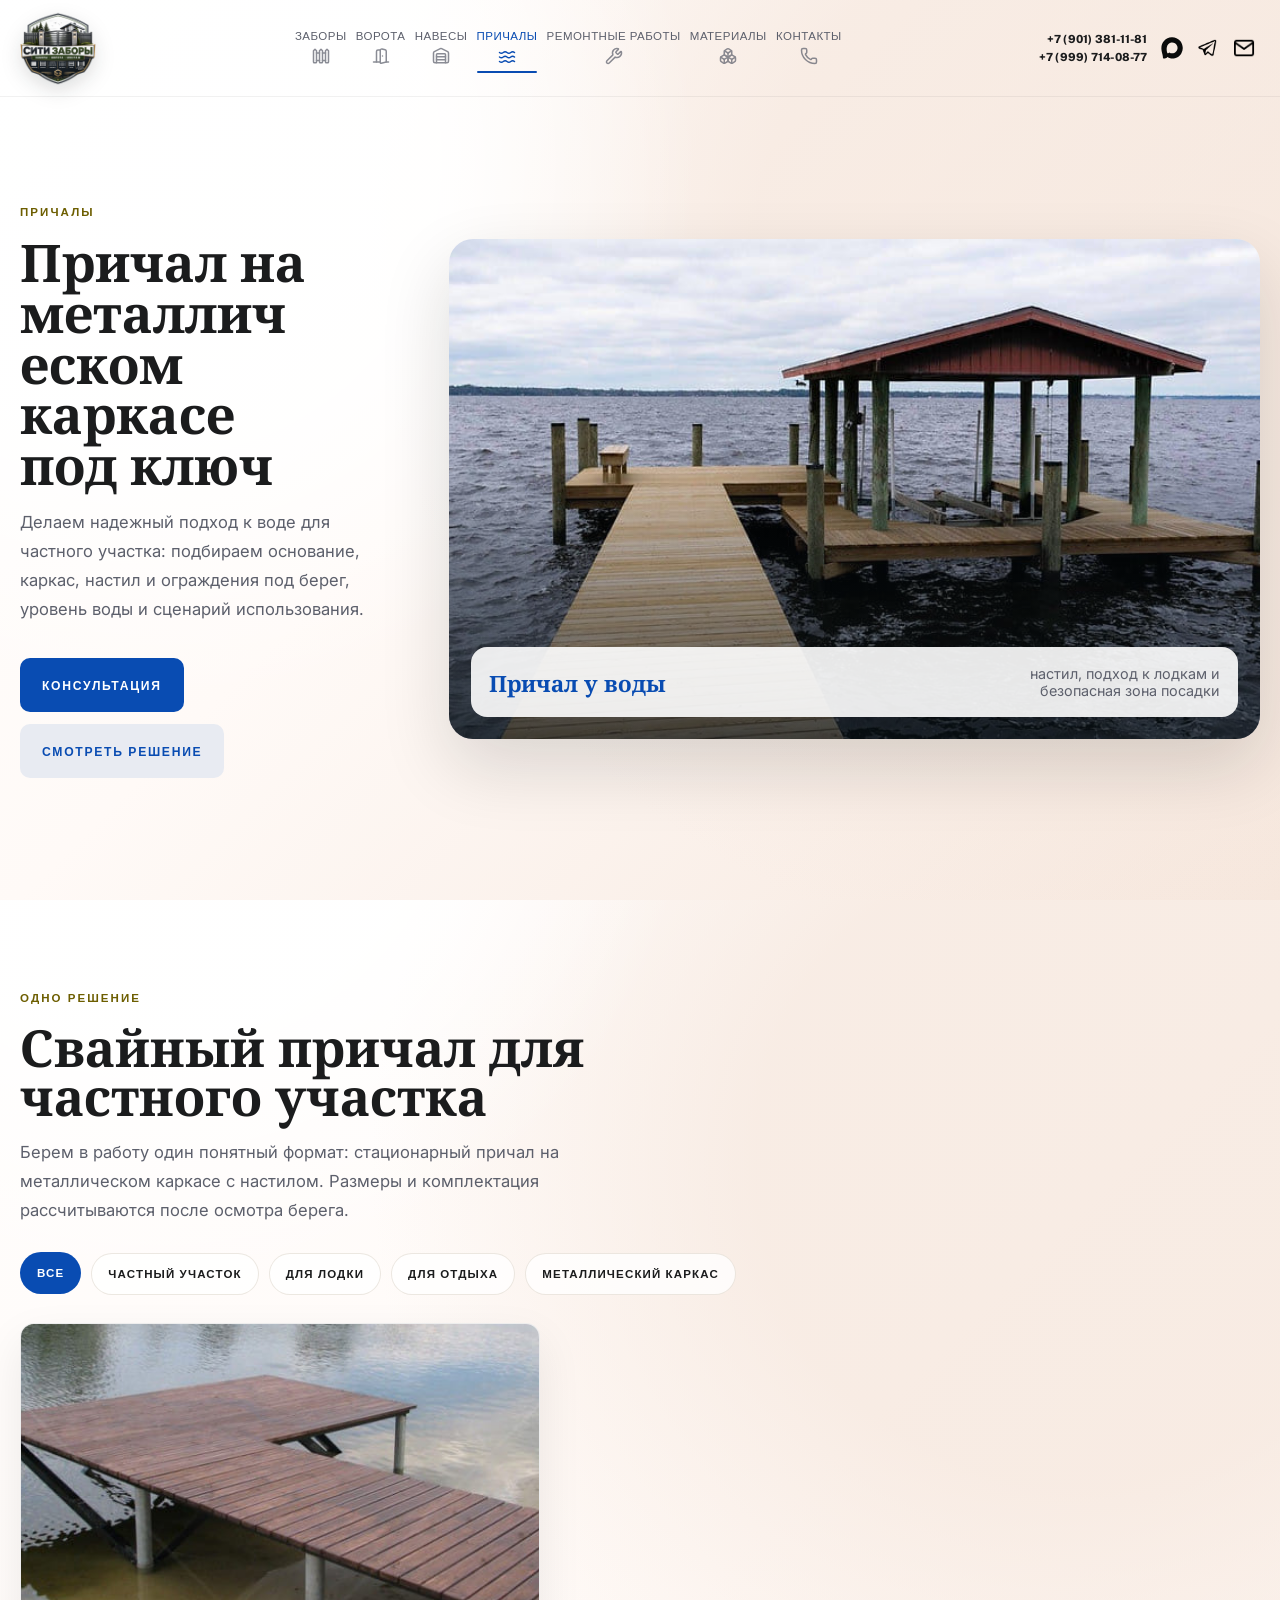
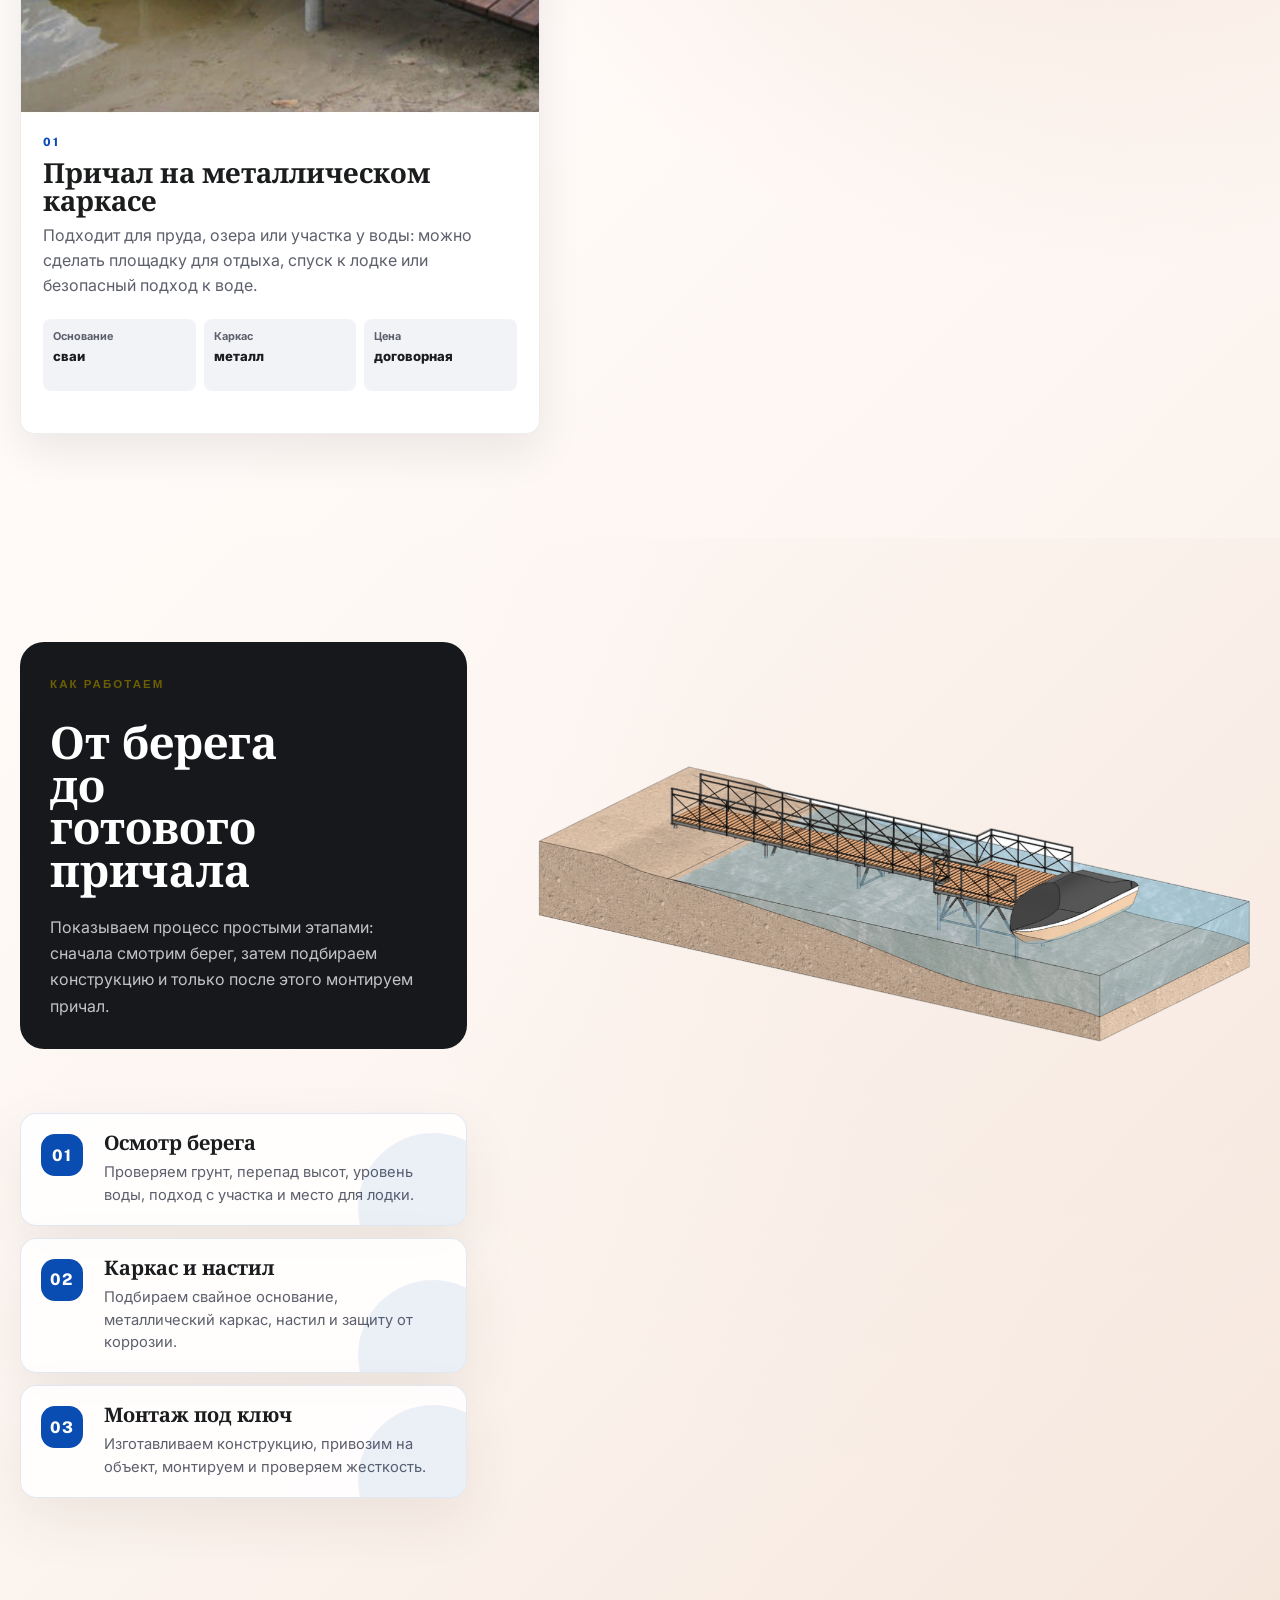
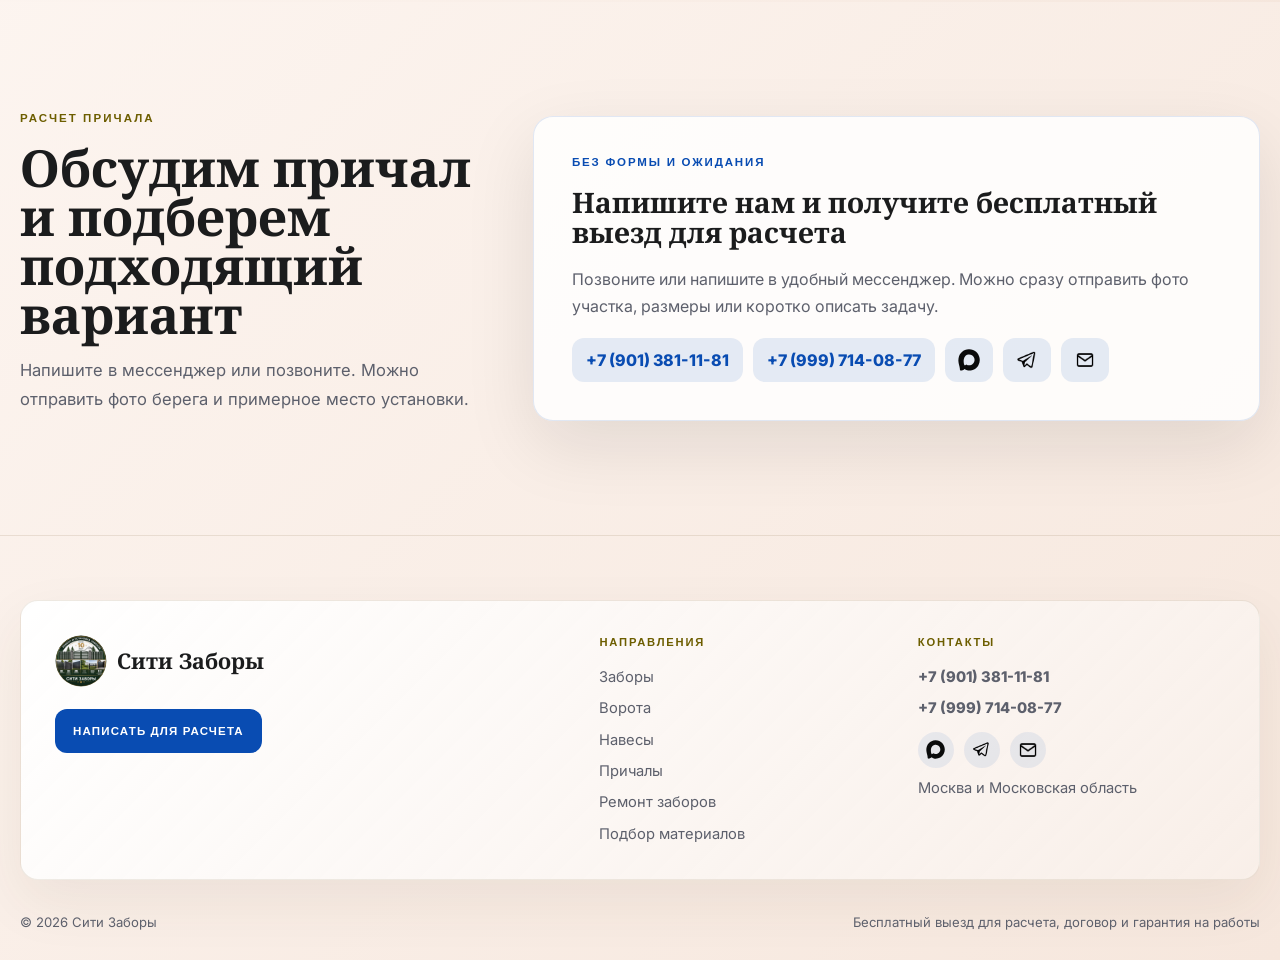
<file: piers.html>
<!DOCTYPE html>
<html lang="ru">
  <head>
    <meta charset="UTF-8" />
    <meta name="viewport" content="width=device-width, initial-scale=1.0" />
    <title>Причалы под ключ в Москве и МО — Сити Заборы</title>
    <meta name="description" content="Изготавливаем причалы под ключ: металлический каркас, свайное основание, настил и безопасный подход к воде." />
    <link rel="preconnect" href="https://fonts.googleapis.com" />
    <link rel="preconnect" href="https://fonts.gstatic.com" crossorigin />
    <link href="https://fonts.googleapis.com/css2?family=Inter:wght@400;500;600;700&family=Noto+Serif:wght@400;600;700&family=Public+Sans:wght@500;600;700&display=swap" rel="stylesheet" />
    <link rel="stylesheet" href="./styles.css?v=20260717-nav-icons-all-pages" />
  </head>
  <body>
    <header class="site-header">
      <div class="container header-inner">
        <a class="brand" href="./index.html">
          <span class="brand-logo-wrap">
            <img class="brand-logo" src="./assets/site-logo-premium-transparent.png" alt="Логотип компании Сити Заборы" />
          </span>
        </a>

        <nav class="site-nav" aria-label="Основная навигация">
          <a href="./fences.html"><span class="site-nav-label">Заборы</span><span class="site-nav-icon nav-icon-fence" aria-hidden="true"></span></a>
          <a href="./gates.html"><span class="site-nav-label">Ворота</span><span class="site-nav-icon nav-icon-gates" aria-hidden="true"></span></a>
          <a href="./canopies.html"><span class="site-nav-label">Навесы</span><span class="site-nav-icon nav-icon-canopy" aria-hidden="true"></span></a>
          <a class="is-active" href="./piers.html"><span class="site-nav-label">Причалы</span><span class="site-nav-icon nav-icon-piers" aria-hidden="true"></span></a>
          <a href="./repair.html"><span class="site-nav-label">Ремонтные работы</span><span class="site-nav-icon nav-icon-repair" aria-hidden="true"></span></a>
          <a href="./materials.html"><span class="site-nav-label">Материалы</span><span class="site-nav-icon nav-icon-materials" aria-hidden="true"></span></a>
          <a href="./contacts.html"><span class="site-nav-label">Контакты</span><span class="site-nav-icon nav-icon-contacts" aria-hidden="true"></span></a>
        </nav>

        <div class="header-tools">
          <div class="header-phones" aria-label="Телефоны">
            <a class="header-phone" href="tel:+79013811181">+7 (901) 381-11-81</a>
            <a class="header-phone" href="tel:+79997140877">+7 (999) 714-08-77</a>
          </div>
          <div class="header-messengers" aria-label="Мессенджеры">
            <a class="messenger-link" href="tel:+79013811181" aria-label="Max">
              <img src="./assets/max-logo-black.svg" alt="" />
            </a>
            <a class="messenger-link messenger-link-telegram" href="tel:+79969668691" aria-label="Телеграм">
              <img src="./assets/telegram-logo-black.png" alt="" />
            </a>
            <a class="messenger-link messenger-link-mail" href="mailto:cityzabory@mail.ru" aria-label="Почта">
              <img src="./assets/mail-icon.png" alt="" />
            </a>
          </div>
          <a class="header-action" href="./contacts.html">Консультация</a>
        </div>
      </div>
    </header>
    <main class="fences-page piers-page">
      <section class="fences-hero">
        <div class="container fences-hero-grid">
          <div class="fences-hero-copy">
            <span class="fences-kicker">причалы</span>
            <h1>Причал на металлическом каркасе под ключ</h1>
            <p>
              Делаем надежный подход к воде для частного участка: подбираем основание,
              каркас, настил и ограждения под берег, уровень воды и сценарий использования.
            </p>
            <div class="fences-hero-actions">
              <a class="fences-button" href="./contacts.html">Консультация</a>
              <a class="fences-button fences-button-muted" href="#pier-type">Смотреть решение</a>
            </div>
          </div>

          <div class="pier-photo-card">
            <img src="./assets/pier-wide-dock.jpg" alt="Деревянный причал на воде" />
            <div class="pier-photo-caption">
              <strong>Причал у воды</strong>
              <span>настил, подход к лодкам и безопасная зона посадки</span>
            </div>
          </div>
        </div>
      </section>

      <section class="fences-types" id="pier-type">
        <div class="container">
          <div class="fences-section-head">
            <span class="fences-kicker">одно решение</span>
            <h2>Свайный причал для частного участка</h2>
            <p>
              Берем в работу один понятный формат: стационарный причал на металлическом
              каркасе с настилом. Размеры и комплектация рассчитываются после осмотра берега.
            </p>
          </div>

          <div class="product-filter" data-product-filter aria-label="Фильтр причалов">
            <button class="is-active" type="button" data-filter-value="all">Все</button>
            <button type="button" data-filter-value="private">Частный участок</button>
            <button type="button" data-filter-value="boat">Для лодки</button>
            <button type="button" data-filter-value="rest">Для отдыха</button>
            <button type="button" data-filter-value="metal">Металлический каркас</button>
          </div>

          <div class="fences-type-grid pier-type-grid">
            <article class="fences-type-card" data-filter-tags="private boat rest metal">
              <div class="fences-type-media pier-card-media">
                <img src="./assets/pier-platform.jpg" alt="Площадка причала с деревянным настилом" />
              </div>
              <div class="fences-type-body">
                <span class="fences-type-index">01</span>
                <h3>Причал на металлическом каркасе</h3>
                <p>Подходит для пруда, озера или участка у воды: можно сделать площадку для отдыха, спуск к лодке или безопасный подход к воде.</p>
                <dl class="fences-specs">
                  <div><dt>Основание</dt><dd>сваи</dd></div>
                  <div><dt>Каркас</dt><dd>металл</dd></div>
                  <div><dt>Цена</dt><dd>договорная</dd></div>
                </dl>
              </div>
            </article>
          </div>
        </div>
      </section>

      <section class="pier-process-section">
        <div class="container">
          <div class="pier-process-panel">
            <div class="pier-process-copy">
              <span class="fences-kicker">как работаем</span>
              <h2>От берега до готового причала</h2>
              <p>Показываем процесс простыми этапами: сначала смотрим берег, затем подбираем конструкцию и только после этого монтируем причал.</p>
            </div>
            <div class="pier-process-graphic">
              <img src="./assets/pier-diagram-transparent.png" alt="Схема причала на металлическом каркасе" />
            </div>
            <div class="pier-process-steps">
              <article class="pier-process-card">
                <span>01</span>
                <div>
                  <h3>Осмотр берега</h3>
                  <p>Проверяем грунт, перепад высот, уровень воды, подход с участка и место для лодки.</p>
                </div>
              </article>
              <article class="pier-process-card">
                <span>02</span>
                <div>
                  <h3>Каркас и настил</h3>
                  <p>Подбираем свайное основание, металлический каркас, настил и защиту от коррозии.</p>
                </div>
              </article>
              <article class="pier-process-card">
                <span>03</span>
                <div>
                  <h3>Монтаж под ключ</h3>
                  <p>Изготавливаем конструкцию, привозим на объект, монтируем и проверяем жесткость.</p>
                </div>
              </article>
            </div>
          </div>
        </div>
      </section>

      <section class="fences-contact">
        <div class="container fences-contact-grid">
          <div class="fences-contact-copy">
            <span class="fences-kicker">расчет причала</span>
            <h2>Обсудим причал и подберем подходящий вариант</h2>
            <p>Напишите в мессенджер или позвоните. Можно отправить фото берега и примерное место установки.</p>
          </div>
          <div class="direct-contact-card direct-contact-card-light">
            <span class="direct-contact-kicker">без формы и ожидания</span>
            <h3>Напишите нам и получите бесплатный выезд для расчета</h3>
            <p>Позвоните или напишите в удобный мессенджер. Можно сразу отправить фото участка, размеры или коротко описать задачу.</p>
            <div class="direct-contact-actions">
              <a href="tel:+79013811181">+7 (901) 381-11-81</a>
              <a href="tel:+79997140877">+7 (999) 714-08-77</a>
              <a class="direct-contact-icon" href="https://web.max.ru/" target="_blank" rel="noopener" aria-label="Max">
                <img src="./assets/max-logo-black.svg" alt="" />
              </a>
              <a class="direct-contact-icon" href="tg://resolve?phone=79969668691" aria-label="Telegram">
                <img src="./assets/telegram-logo-black.png" alt="" />
              </a>
              <a class="direct-contact-icon direct-contact-mail" href="mailto:cityzabory@mail.ru" aria-label="Почта">
                <img src="./assets/mail-icon.png" alt="" />
              </a>
            </div>
          </div>
        </div>
      </section>
    </main>
    <footer class="site-footer">
      <div class="container footer-shell">
        <div class="footer-main footer-main-modern">
          <div class="footer-brand">
            <div class="footer-brand-row">
              <img class="footer-logo" src="./assets/site-logo-new.png" alt="Логотип компании Сити Заборы" />
              <strong>Сити Заборы</strong>
            </div>
            <a class="footer-cta" href="./contacts.html">Написать для расчета</a>
          </div>

          <nav class="footer-column" aria-label="Направления">
            <span>Направления</span>
            <a href="./fences.html">Заборы</a>
            <a href="./gates.html">Ворота</a>
            <a href="./canopies.html">Навесы</a>
            <a href="./piers.html">Причалы</a>
            <a href="./repair.html">Ремонт заборов</a>
            <a href="./materials.html">Подбор материалов</a>
          </nav>

          <div class="footer-column footer-contact-column">
            <span>Контакты</span>
            <a href="tel:+79013811181">+7 (901) 381-11-81</a>
            <a href="tel:+79997140877">+7 (999) 714-08-77</a>
            <div class="footer-social-icons" aria-label="Социальные сети и почта">
              <a href="https://web.max.ru/" target="_blank" rel="noopener" aria-label="Max"><img src="./assets/max-logo-black.svg" alt="" /></a>
              <a href="tg://resolve?phone=79969668691" aria-label="Telegram"><img src="./assets/telegram-logo-black.png" alt="" /></a>
              <a class="footer-mail-link" href="mailto:cityzabory@mail.ru" aria-label="Почта"><img src="./assets/mail-icon.png" alt="" /></a>
            </div>
            <p>Москва и Московская область</p>
          </div>
        </div>

        <div class="footer-bottom">
          <span>© 2026 Сити Заборы</span>
          <span>Бесплатный выезд для расчета, договор и гарантия на работы</span>
        </div>
      </div>
    </footer>
    <script src="./assets/site-effects.js?v=20260717-gate-sections-icons"></script>
  </body>
</html>
</file>
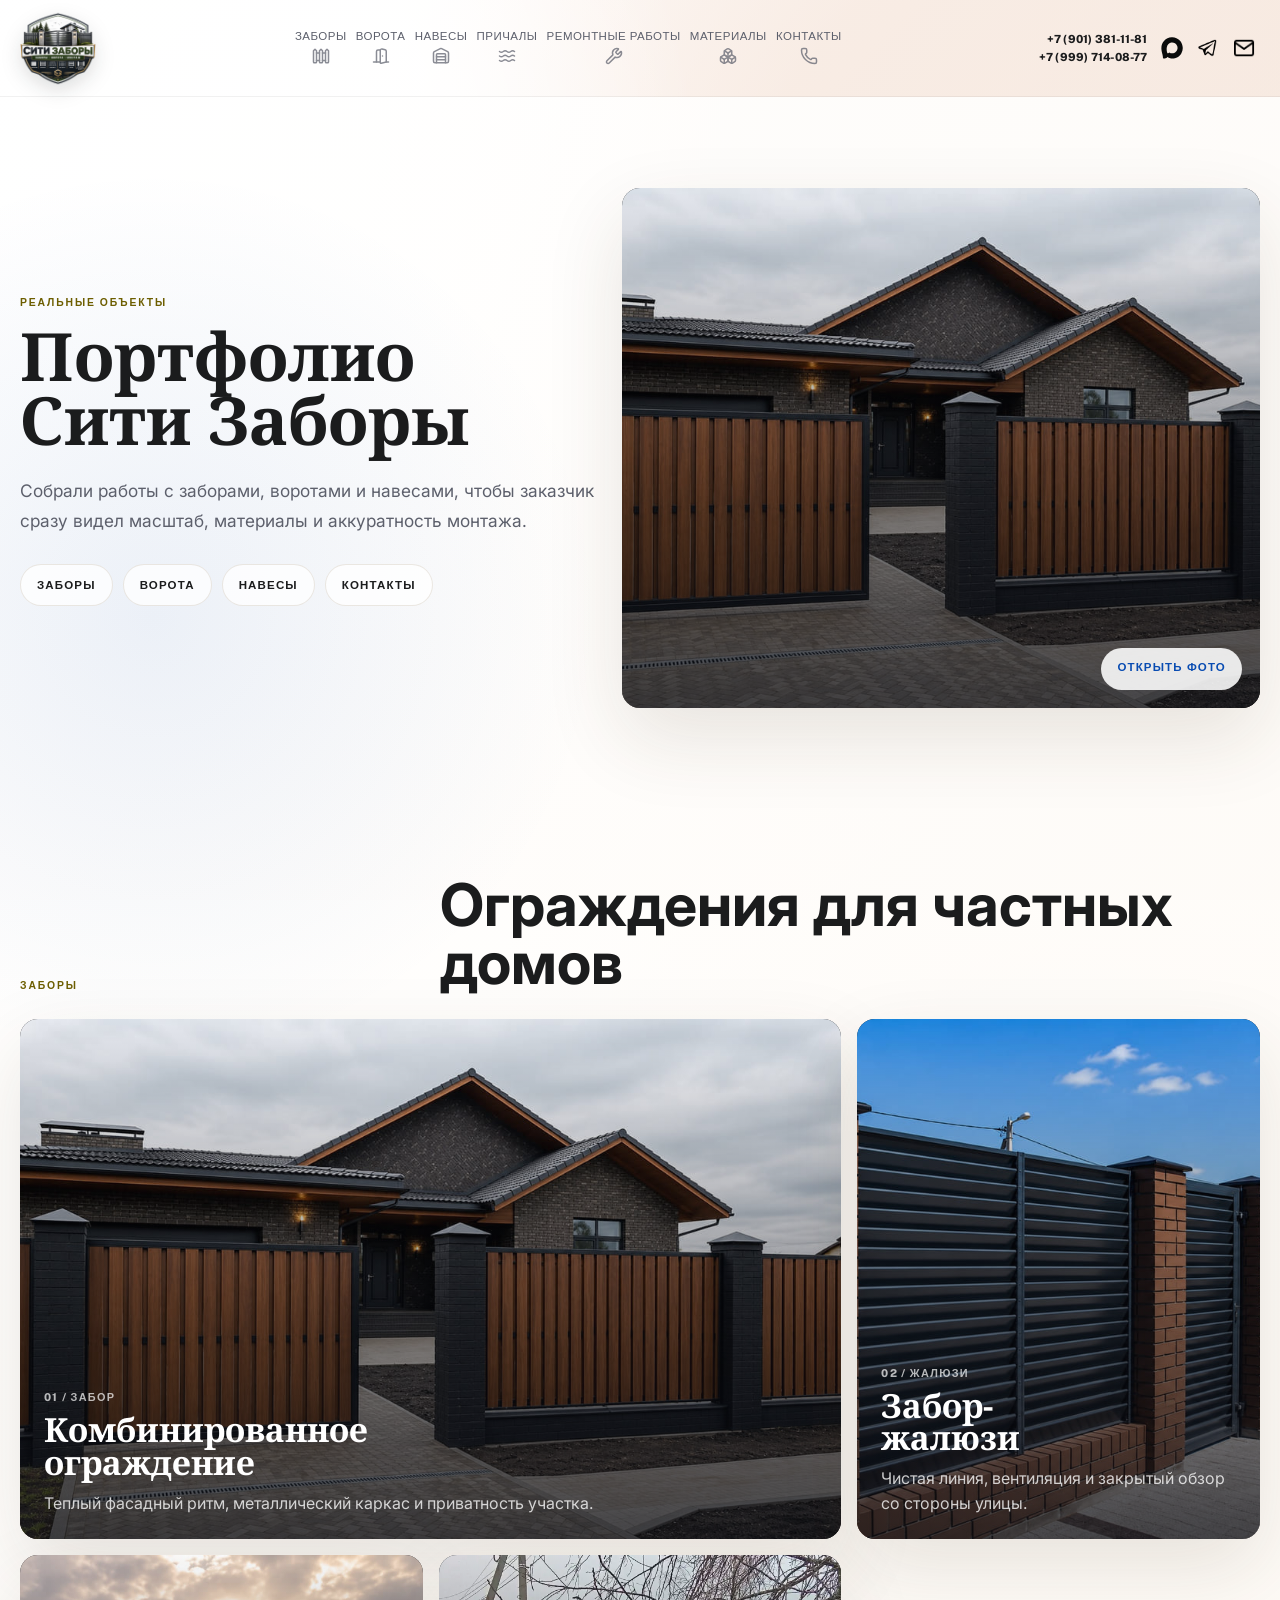
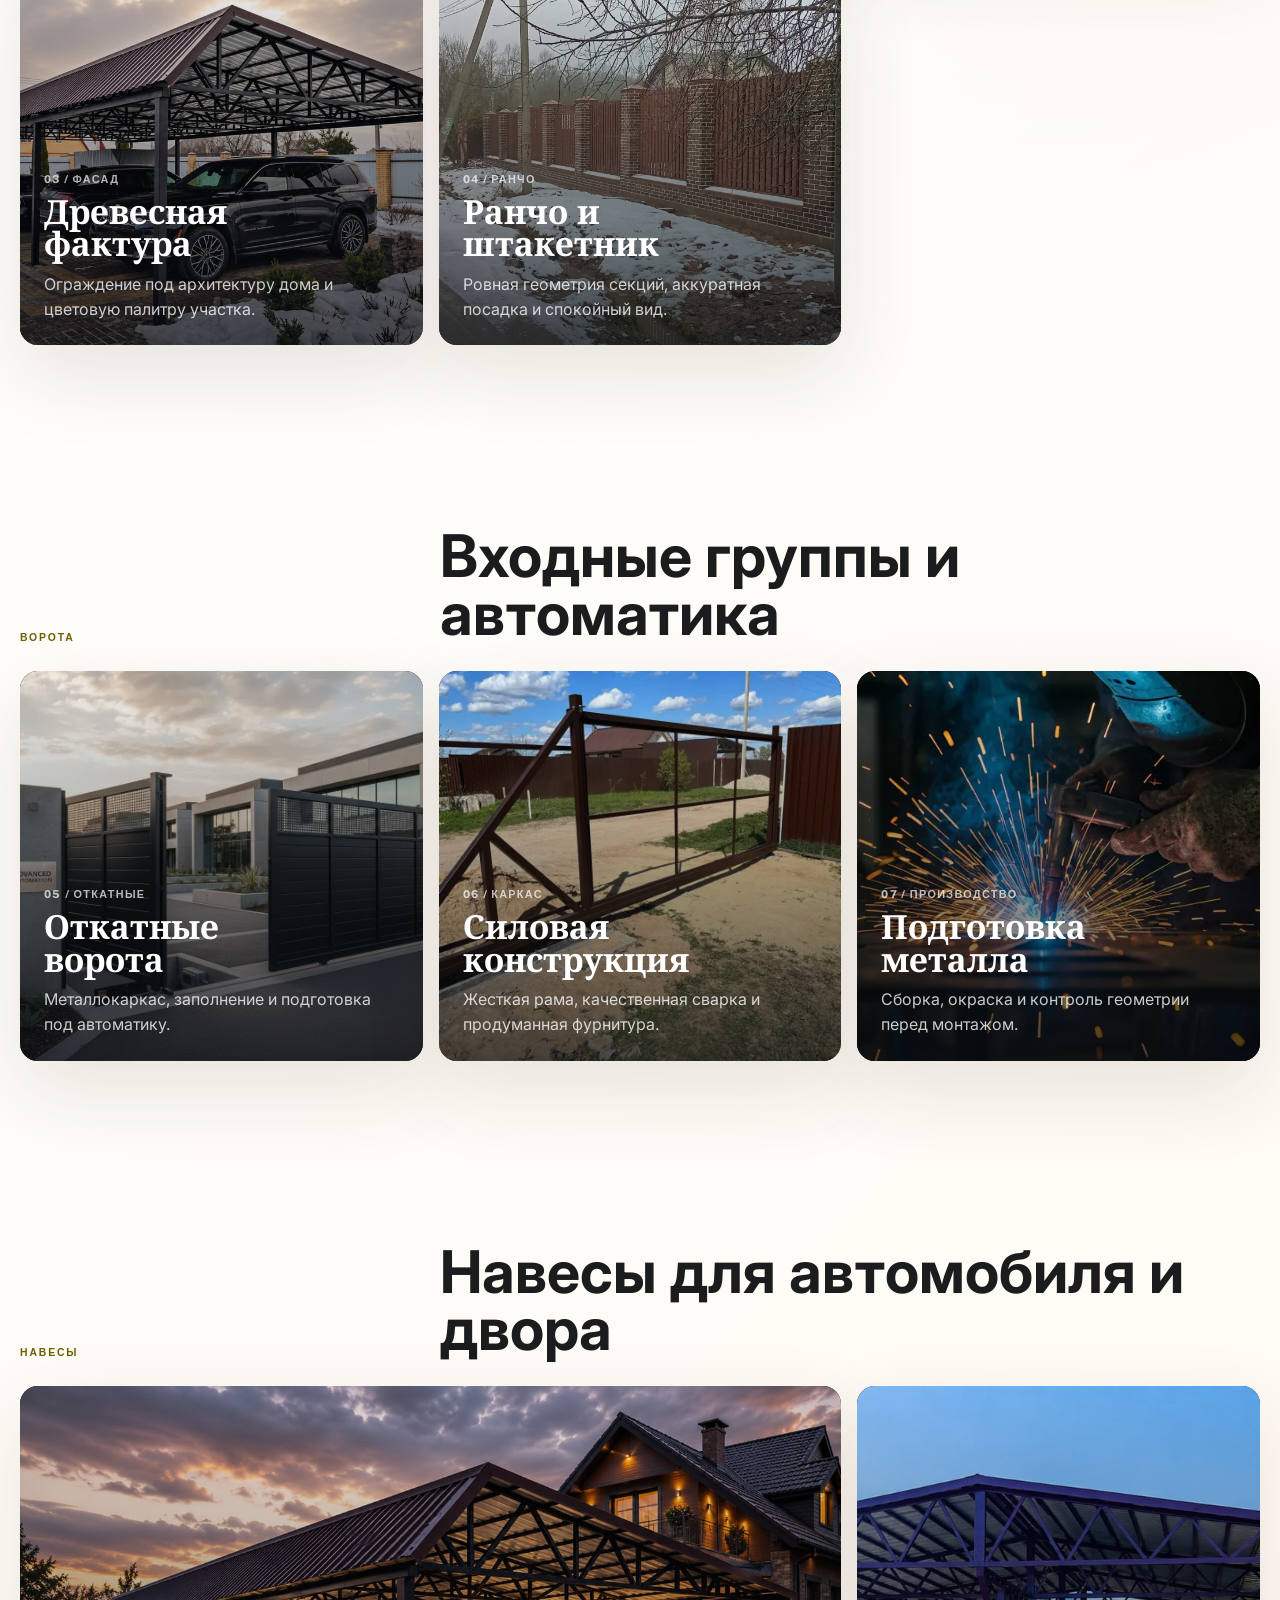
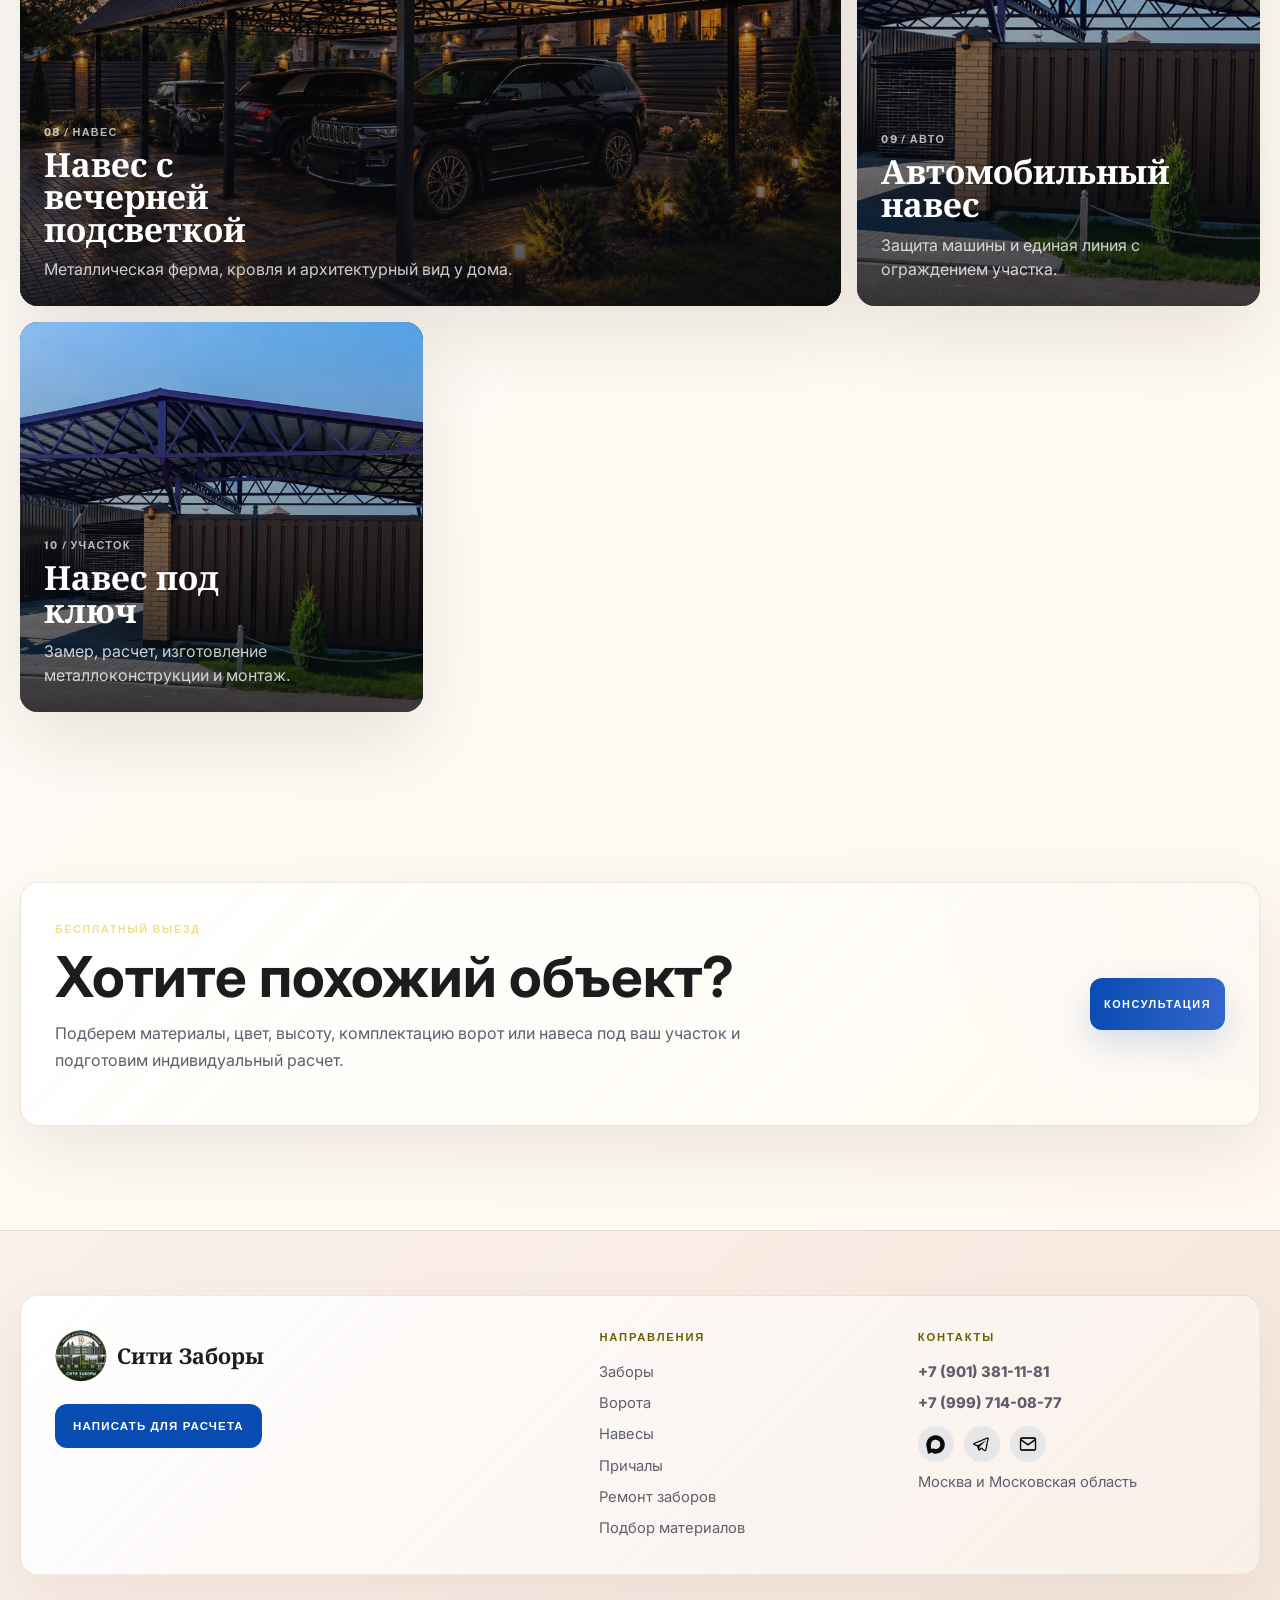
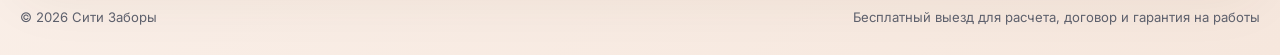
<file: portfolio.html>
<!DOCTYPE html>
<html lang="ru">
  <head>
    <meta charset="UTF-8" />
    <meta name="viewport" content="width=device-width, initial-scale=1.0" />
    <title>Сити Заборы — портфолио заборов, ворот и навесов</title>
    <meta
      name="description"
      content="Портфолио Сити Заборы: реальные объекты с заборами, воротами и навесами в Москве и Московской области."
    />
    <meta name="robots" content="noindex, nofollow" />
    <link rel="preconnect" href="https://fonts.googleapis.com" />
    <link rel="preconnect" href="https://fonts.gstatic.com" crossorigin />
    <link
      href="https://fonts.googleapis.com/css2?family=Inter:wght@400;500;600;700&family=Noto+Serif:wght@400;600;700&family=Public+Sans:wght@500;600;700&display=swap"
      rel="stylesheet"
    />
    <link rel="stylesheet" href="./styles.css?v=20260717-nav-icons-all-pages" />
  </head>
  <body>
    <header class="site-header">
      <div class="container header-inner">
        <a class="brand" href="./index.html">
          <span class="brand-logo-wrap">
            <img class="brand-logo" src="./assets/site-logo-premium-transparent.png" alt="Логотип компании Сити Заборы" />
          </span>
        </a>

        <nav class="site-nav" aria-label="Основная навигация">
          <a href="./fences.html"><span class="site-nav-label">Заборы</span><span class="site-nav-icon nav-icon-fence" aria-hidden="true"></span></a>
          <a href="./gates.html"><span class="site-nav-label">Ворота</span><span class="site-nav-icon nav-icon-gates" aria-hidden="true"></span></a>
          <a href="./canopies.html"><span class="site-nav-label">Навесы</span><span class="site-nav-icon nav-icon-canopy" aria-hidden="true"></span></a>
          <a href="./piers.html"><span class="site-nav-label">Причалы</span><span class="site-nav-icon nav-icon-piers" aria-hidden="true"></span></a>
          <a href="./repair.html"><span class="site-nav-label">Ремонтные работы</span><span class="site-nav-icon nav-icon-repair" aria-hidden="true"></span></a>
          <a href="./materials.html"><span class="site-nav-label">Материалы</span><span class="site-nav-icon nav-icon-materials" aria-hidden="true"></span></a>
          <a href="./contacts.html"><span class="site-nav-label">Контакты</span><span class="site-nav-icon nav-icon-contacts" aria-hidden="true"></span></a>
        </nav>

        <div class="header-tools">
          <div class="header-phones" aria-label="Телефоны">
            <a class="header-phone" href="tel:+79013811181">+7 (901) 381-11-81</a>
            <a class="header-phone" href="tel:+79997140877">+7 (999) 714-08-77</a>
          </div>
          <div class="header-messengers" aria-label="Мессенджеры">
            <a class="messenger-link" href="tel:+79013811181" aria-label="Max">
              <img src="./assets/max-logo-black.svg" alt="" />
            </a>
            <a class="messenger-link messenger-link-telegram" href="tel:+79969668691" aria-label="Телеграм">
              <img src="./assets/telegram-logo-black.png" alt="" />
            </a>
            <a class="messenger-link messenger-link-mail" href="mailto:cityzabory@mail.ru" aria-label="Почта">
              <img src="./assets/mail-icon.png" alt="" />
            </a>
          </div>
          <a class="header-action" href="./contacts.html">Консультация</a>
        </div>
      </div>
    </header>

    <main class="portfolio-page">
      <section class="portfolio-hero">
        <div class="container portfolio-hero-grid">
          <div class="portfolio-hero-copy">
            <span class="section-label">реальные объекты</span>
            <h1>Портфолио Сити Заборы</h1>
            <p>
              Собрали работы с заборами, воротами и навесами, чтобы заказчик сразу
              видел масштаб, материалы и аккуратность монтажа.
            </p>
            <div class="portfolio-tabs" aria-label="Разделы портфолио">
              <a href="#portfolio-fences">Заборы</a>
              <a href="#portfolio-gates">Ворота</a>
              <a href="#portfolio-canopies">Навесы</a>
              <a href="./contacts.html">Контакты</a>
            </div>
          </div>

          <a class="portfolio-feature" href="./assets/portfolio-modern-fence.jpg" target="_blank" rel="noopener">
            <img src="./assets/portfolio-modern-fence.jpg" alt="Современный забор у частного дома" />
            <span>Открыть фото</span>
          </a>
        </div>
      </section>

      <section class="portfolio-section" id="portfolio-fences">
        <div class="container">
          <div class="portfolio-section-head">
            <span class="section-label">заборы</span>
            <h2>Ограждения для частных домов</h2>
          </div>

          <div class="portfolio-grid">
            <a class="portfolio-card portfolio-card-large" href="./assets/portfolio-modern-fence.jpg" target="_blank" rel="noopener">
              <img src="./assets/portfolio-modern-fence.jpg" alt="Комбинированный забор у современного дома" />
              <div>
                <span>01 / забор</span>
                <h3>Комбинированное ограждение</h3>
                <p>Теплый фасадный ритм, металлический каркас и приватность участка.</p>
              </div>
            </a>

            <a class="portfolio-card" href="./assets/portfolio-louver-fence.jpg" target="_blank" rel="noopener">
              <img src="./assets/portfolio-louver-fence.jpg" alt="Забор жалюзи с кирпичными столбами" />
              <div>
                <span>02 / жалюзи</span>
                <h3>Забор-жалюзи</h3>
                <p>Чистая линия, вентиляция и закрытый обзор со стороны улицы.</p>
              </div>
            </a>

            <a class="portfolio-card" href="./assets/portfolio-wood-fence.jpg" target="_blank" rel="noopener">
              <img src="./assets/portfolio-wood-fence.jpg" alt="Ограждение с древесной фактурой" />
              <div>
                <span>03 / фасад</span>
                <h3>Древесная фактура</h3>
                <p>Ограждение под архитектуру дома и цветовую палитру участка.</p>
              </div>
            </a>

            <a class="portfolio-card" href="./assets/fence-ranch.webp" target="_blank" rel="noopener">
              <img src="./assets/fence-ranch.webp" alt="Забор ранчо на участке" />
              <div>
                <span>04 / ранчо</span>
                <h3>Ранчо и штакетник</h3>
                <p>Ровная геометрия секций, аккуратная посадка и спокойный вид.</p>
              </div>
            </a>
          </div>
        </div>
      </section>

      <section class="portfolio-section portfolio-section-muted" id="portfolio-gates">
        <div class="container">
          <div class="portfolio-section-head">
            <span class="section-label">ворота</span>
            <h2>Входные группы и автоматика</h2>
          </div>

          <div class="portfolio-grid portfolio-grid-compact">
            <a class="portfolio-card" href="./assets/catalog-gates.webp" target="_blank" rel="noopener">
              <img src="./assets/catalog-gates.webp" alt="Откатные ворота у дома" />
              <div>
                <span>05 / откатные</span>
                <h3>Откатные ворота</h3>
                <p>Металлокаркас, заполнение и подготовка под автоматику.</p>
              </div>
            </a>

            <a class="portfolio-card" href="./assets/gate-frame.webp" target="_blank" rel="noopener">
              <img src="./assets/gate-frame.webp" alt="Каркас ворот" />
              <div>
                <span>06 / каркас</span>
                <h3>Силовая конструкция</h3>
                <p>Жесткая рама, качественная сварка и продуманная фурнитура.</p>
              </div>
            </a>

            <a class="portfolio-card" href="./assets/gates-welding-stitch.webp" target="_blank" rel="noopener">
              <img src="./assets/gates-welding-stitch.webp" alt="Сварочные работы" />
              <div>
                <span>07 / производство</span>
                <h3>Подготовка металла</h3>
                <p>Сборка, окраска и контроль геометрии перед монтажом.</p>
              </div>
            </a>
          </div>
        </div>
      </section>

      <section class="portfolio-section" id="portfolio-canopies">
        <div class="container">
          <div class="portfolio-section-head">
            <span class="section-label">навесы</span>
            <h2>Навесы для автомобиля и двора</h2>
          </div>

          <div class="portfolio-grid">
            <a class="portfolio-card portfolio-card-large" href="./assets/portfolio-canopy-evening.jpg" target="_blank" rel="noopener">
              <img src="./assets/portfolio-canopy-evening.jpg" alt="Навес для автомобилей вечером" />
              <div>
                <span>08 / навес</span>
                <h3>Навес с вечерней подсветкой</h3>
                <p>Металлическая ферма, кровля и архитектурный вид у дома.</p>
              </div>
            </a>

            <a class="portfolio-card" href="./assets/portfolio-canopy-blue.jpg" target="_blank" rel="noopener">
              <img src="./assets/portfolio-canopy-blue.jpg" alt="Навес для автомобиля на участке" />
              <div>
                <span>09 / авто</span>
                <h3>Автомобильный навес</h3>
                <p>Защита машины и единая линия с ограждением участка.</p>
              </div>
            </a>

            <a class="portfolio-card" href="./assets/service-canopy-main.webp" target="_blank" rel="noopener">
              <img src="./assets/service-canopy-main.webp" alt="Навес у частного дома" />
              <div>
                <span>10 / участок</span>
                <h3>Навес под ключ</h3>
                <p>Замер, расчет, изготовление металлоконструкции и монтаж.</p>
              </div>
            </a>
          </div>
        </div>
      </section>

      <section class="portfolio-contact" id="portfolio-contact">
        <div class="container portfolio-contact-inner">
          <div>
            <span class="section-label accent">бесплатный выезд</span>
            <h2>Хотите похожий объект?</h2>
            <p>
              Подберем материалы, цвет, высоту, комплектацию ворот или навеса
              под ваш участок и подготовим индивидуальный расчет.
            </p>
          </div>
          <a class="button button-primary" href="./contacts.html">Консультация</a>
        </div>
      </section>
    </main>

    <footer class="site-footer">
      <div class="container footer-shell">
        <div class="footer-main footer-main-modern">
          <div class="footer-brand">
            <div class="footer-brand-row">
              <img class="footer-logo" src="./assets/site-logo-new.png" alt="Логотип компании Сити Заборы" />
              <strong>Сити Заборы</strong>
            </div>
            <a class="footer-cta" href="./contacts.html">Написать для расчета</a>
          </div>

          <nav class="footer-column" aria-label="Направления">
            <span>Направления</span>
            <a href="./fences.html">Заборы</a>
            <a href="./gates.html">Ворота</a>
            <a href="./canopies.html">Навесы</a>
            <a href="./piers.html">Причалы</a>
            <a href="./repair.html">Ремонт заборов</a>
            <a href="./materials.html">Подбор материалов</a>
          </nav>

          <div class="footer-column footer-contact-column">
            <span>Контакты</span>
            <a href="tel:+79013811181">+7 (901) 381-11-81</a>
            <a href="tel:+79997140877">+7 (999) 714-08-77</a>
            <div class="footer-social-icons" aria-label="Социальные сети и почта">
              <a href="https://web.max.ru/" target="_blank" rel="noopener" aria-label="Max"><img src="./assets/max-logo-black.svg" alt="" /></a>
              <a href="tg://resolve?phone=79969668691" aria-label="Telegram"><img src="./assets/telegram-logo-black.png" alt="" /></a>
              <a class="footer-mail-link" href="mailto:cityzabory@mail.ru" aria-label="Почта"><img src="./assets/mail-icon.png" alt="" /></a>
            </div>
            <p>Москва и Московская область</p>
          </div>
        </div>

        <div class="footer-bottom">
          <span>© 2026 Сити Заборы</span>
          <span>Бесплатный выезд для расчета, договор и гарантия на работы</span>
        </div>
      </div>
    </footer>
    <script src="./assets/site-effects.js?v=20260717-gate-sections-icons"></script>
  </body>
</html>
</file>
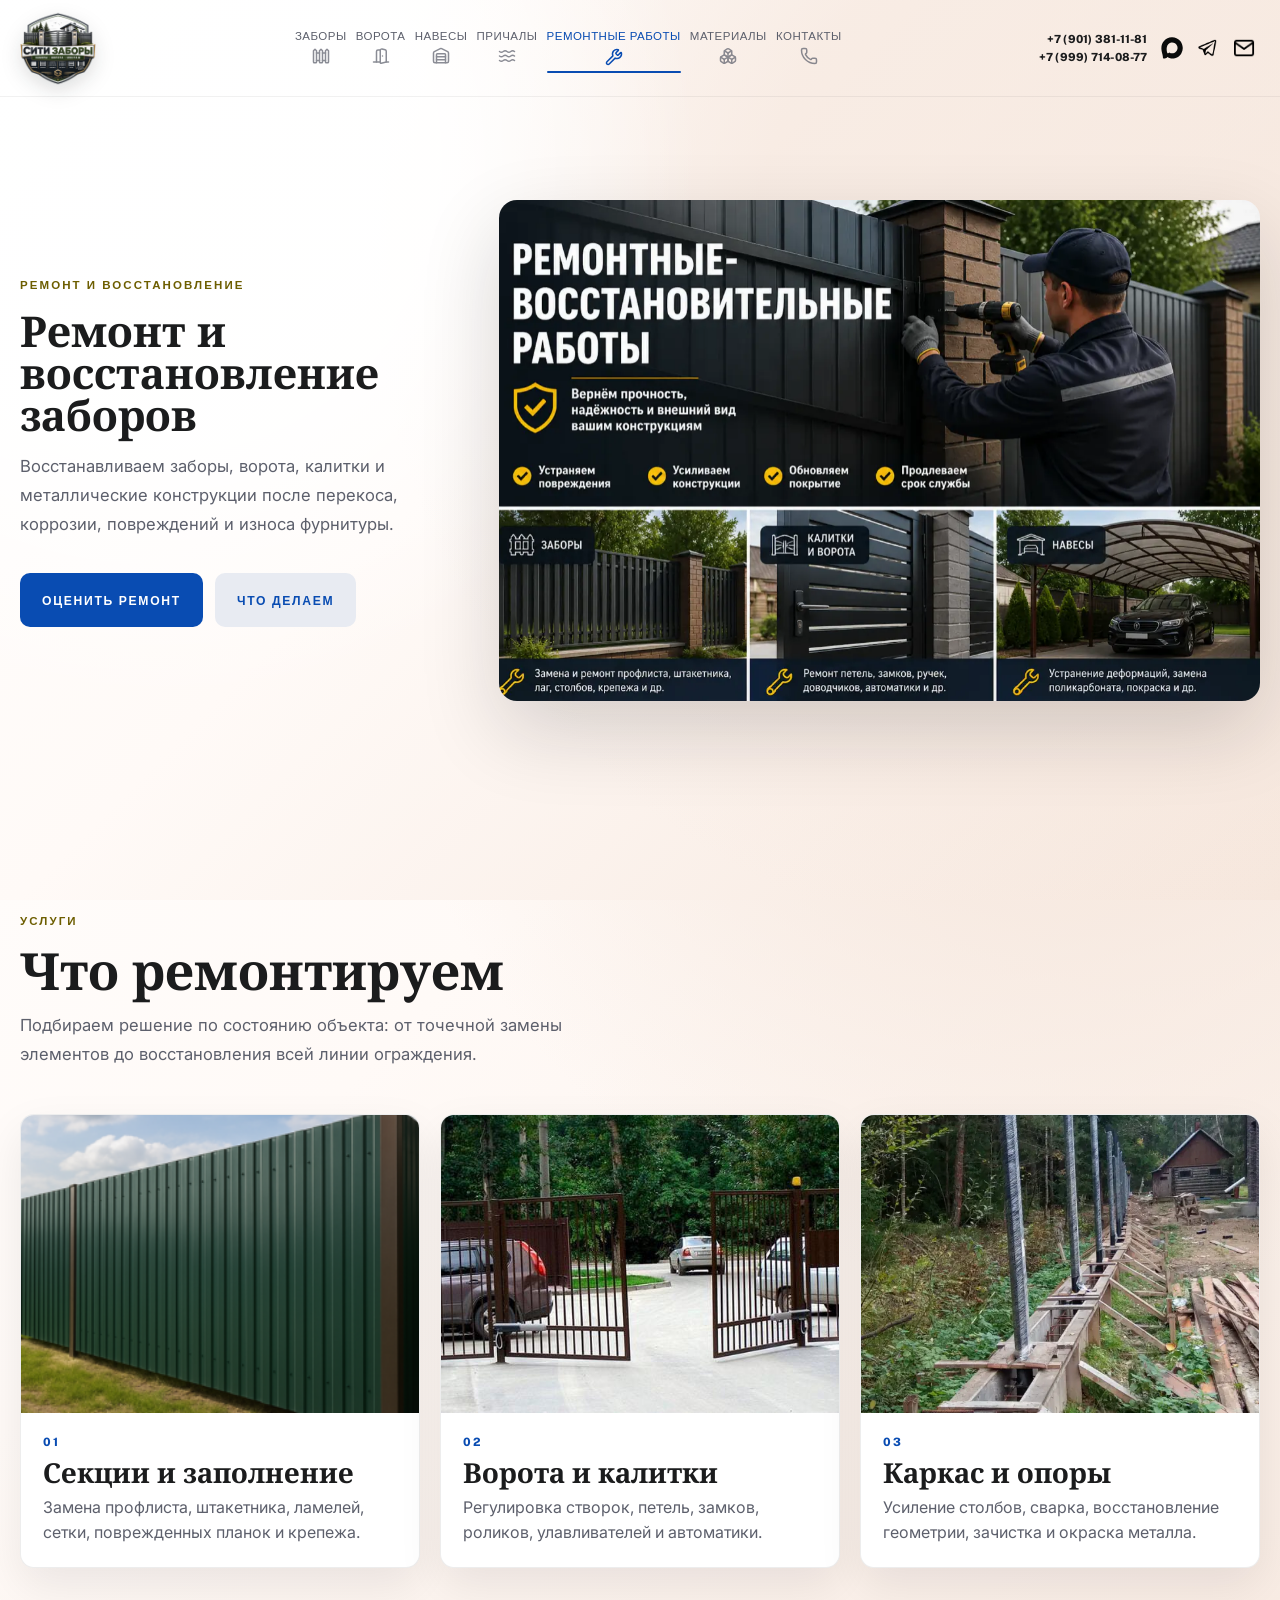
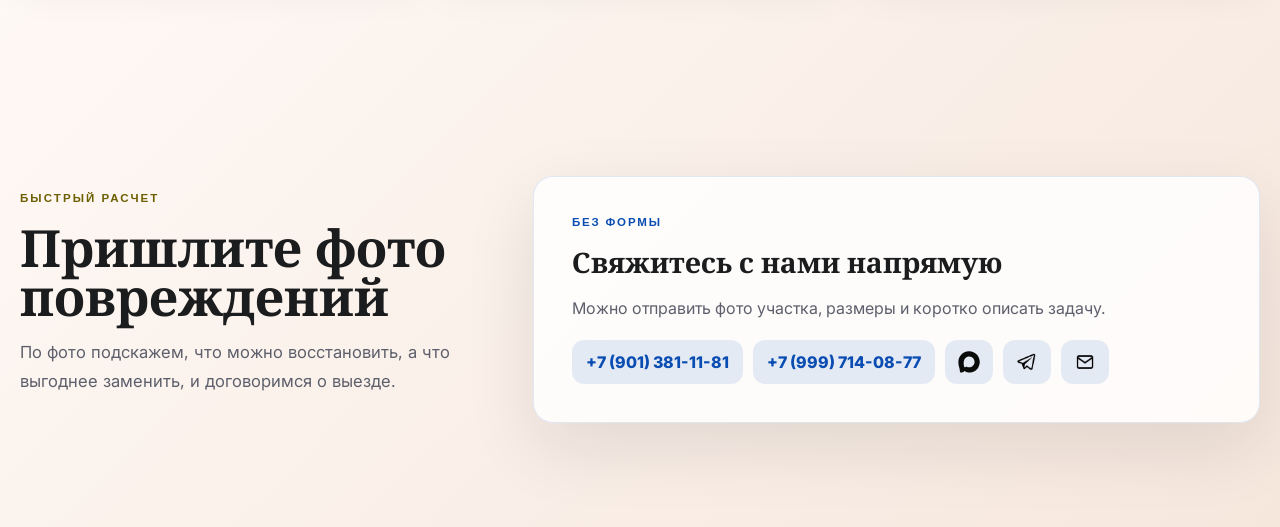
<file: repair.html>
<!DOCTYPE html>
<html lang="ru">
  <head>
    <meta charset="UTF-8" />
    <meta name="viewport" content="width=device-width, initial-scale=1.0" />
    <title>Ремонт и восстановление заборов — Сити Заборы</title>
    <meta name="description" content="Ремонт и восстановление заборов, ворот и металлических конструкций: замена секций, усиление столбов, покраска, фурнитура и автоматика." />
    <link rel="preconnect" href="https://fonts.googleapis.com" />
    <link rel="preconnect" href="https://fonts.gstatic.com" crossorigin />
    <link href="https://fonts.googleapis.com/css2?family=Inter:wght@400;500;600;700&family=Noto+Serif:wght@400;600;700&family=Public+Sans:wght@500;600;700&display=swap" rel="stylesheet" />
    <link rel="stylesheet" href="./styles.css?v=20260717-nav-icons-all-pages" />
  </head>
  <body>
    <header class="site-header">
      <div class="container header-inner">
        <a class="brand" href="./index.html">
          <span class="brand-logo-wrap">
            <img class="brand-logo" src="./assets/site-logo-premium-transparent.png" alt="Логотип компании Сити Заборы" />
          </span>
        </a>
        <nav class="site-nav" aria-label="Основная навигация">
          <a href="./fences.html"><span class="site-nav-label">Заборы</span><span class="site-nav-icon nav-icon-fence" aria-hidden="true"></span></a>
          <a href="./gates.html"><span class="site-nav-label">Ворота</span><span class="site-nav-icon nav-icon-gates" aria-hidden="true"></span></a>
          <a href="./canopies.html"><span class="site-nav-label">Навесы</span><span class="site-nav-icon nav-icon-canopy" aria-hidden="true"></span></a>
          <a href="./piers.html"><span class="site-nav-label">Причалы</span><span class="site-nav-icon nav-icon-piers" aria-hidden="true"></span></a>
          <a class="is-active" href="./repair.html"><span class="site-nav-label">Ремонтные работы</span><span class="site-nav-icon nav-icon-repair" aria-hidden="true"></span></a>
          <a href="./materials.html"><span class="site-nav-label">Материалы</span><span class="site-nav-icon nav-icon-materials" aria-hidden="true"></span></a>
          <a href="./contacts.html"><span class="site-nav-label">Контакты</span><span class="site-nav-icon nav-icon-contacts" aria-hidden="true"></span></a>
        </nav>
        <div class="header-tools">
          <div class="header-phones" aria-label="Телефоны">
            <a class="header-phone" href="tel:+79013811181">+7 (901) 381-11-81</a>
            <a class="header-phone" href="tel:+79997140877">+7 (999) 714-08-77</a>
          </div>
          <div class="header-messengers" aria-label="Мессенджеры">
            <a class="messenger-link" href="tel:+79013811181" aria-label="Max"><img src="./assets/max-logo-black.svg" alt="" /></a>
            <a class="messenger-link messenger-link-telegram" href="tel:+79969668691" aria-label="Телеграм"><img src="./assets/telegram-logo-black.png" alt="" /></a>
            <a class="messenger-link messenger-link-mail" href="mailto:cityzabory@mail.ru" aria-label="Почта"><img src="./assets/mail-icon.png" alt="" /></a>
          </div>
          <a class="header-action" href="./contacts.html">Консультация</a>
        </div>
      </div>
    </header>

    <main class="fences-page info-page repair-page">
      <section class="fences-hero">
        <div class="container fences-hero-grid">
          <div class="fences-hero-copy">
            <span class="fences-kicker">ремонт и восстановление</span>
            <h1>Ремонт и восстановление заборов</h1>
            <p>Восстанавливаем заборы, ворота, калитки и металлические конструкции после перекоса, коррозии, повреждений и износа фурнитуры.</p>
            <div class="fences-hero-actions">
              <a class="fences-button" href="./contacts.html">Оценить ремонт</a>
              <a class="fences-button fences-button-muted" href="#repair-list">Что делаем</a>
            </div>
          </div>
          <div class="fences-hero-panel">
            <img src="./assets/repair-hero.webp" alt="Ремонт и восстановление заборов, ворот и навесов" />
          </div>
        </div>
      </section>

      <section class="fences-types" id="repair-list">
        <div class="container">
          <div class="fences-section-head">
            <span class="fences-kicker">услуги</span>
            <h2>Что ремонтируем</h2>
            <p>Подбираем решение по состоянию объекта: от точечной замены элементов до восстановления всей линии ограждения.</p>
          </div>
          <div class="fences-type-grid">
            <article class="fences-type-card">
              <div class="fences-type-media"><img src="./assets/fence-profile-gate-wicket.png" alt="Ремонт секций забора" /></div>
              <div class="fences-type-body"><span class="fences-type-index">01</span><h3>Секции и заполнение</h3><p>Замена профлиста, штакетника, ламелей, сетки, поврежденных планок и крепежа.</p></div>
            </article>
            <article class="fences-type-card">
              <div class="fences-type-media"><img src="./assets/gates-gallery/swing-proftruba.jpg" alt="Ремонт ворот" /></div>
              <div class="fences-type-body"><span class="fences-type-index">02</span><h3>Ворота и калитки</h3><p>Регулировка створок, петель, замков, роликов, улавливателей и автоматики.</p></div>
            </article>
            <article class="fences-type-card">
              <div class="fences-type-media"><img src="./assets/montage-1.webp" alt="Восстановление металлического каркаса" /></div>
              <div class="fences-type-body"><span class="fences-type-index">03</span><h3>Каркас и опоры</h3><p>Усиление столбов, сварка, восстановление геометрии, зачистка и окраска металла.</p></div>
            </article>
          </div>
        </div>
      </section>

      <section class="fences-contact">
        <div class="container fences-contact-grid">
          <div class="fences-contact-copy">
            <span class="fences-kicker">быстрый расчет</span>
            <h2>Пришлите фото повреждений</h2>
            <p>По фото подскажем, что можно восстановить, а что выгоднее заменить, и договоримся о выезде.</p>
          </div>
          <div class="direct-contact-card direct-contact-card-light">
            <span class="direct-contact-kicker">без формы</span>
            <h3>Свяжитесь с нами напрямую</h3>
            <p>Можно отправить фото участка, размеры и коротко описать задачу.</p>
            <div class="direct-contact-actions">
              <a href="tel:+79013811181">+7 (901) 381-11-81</a>
              <a href="tel:+79997140877">+7 (999) 714-08-77</a>
              <a class="direct-contact-icon" href="https://web.max.ru/" target="_blank" rel="noopener" aria-label="Max"><img src="./assets/max-logo-black.svg" alt="" /></a>
              <a class="direct-contact-icon" href="tg://resolve?phone=79969668691" aria-label="Telegram"><img src="./assets/telegram-logo-black.png" alt="" /></a>
              <a class="direct-contact-icon direct-contact-mail" href="mailto:cityzabory@mail.ru" aria-label="Почта"><img src="./assets/mail-icon.png" alt="" /></a>
            </div>
          </div>
        </div>
      </section>
    </main>
    <script src="./assets/site-effects.js?v=20260717-gate-sections-icons"></script>
  </body>
</html>
</file>
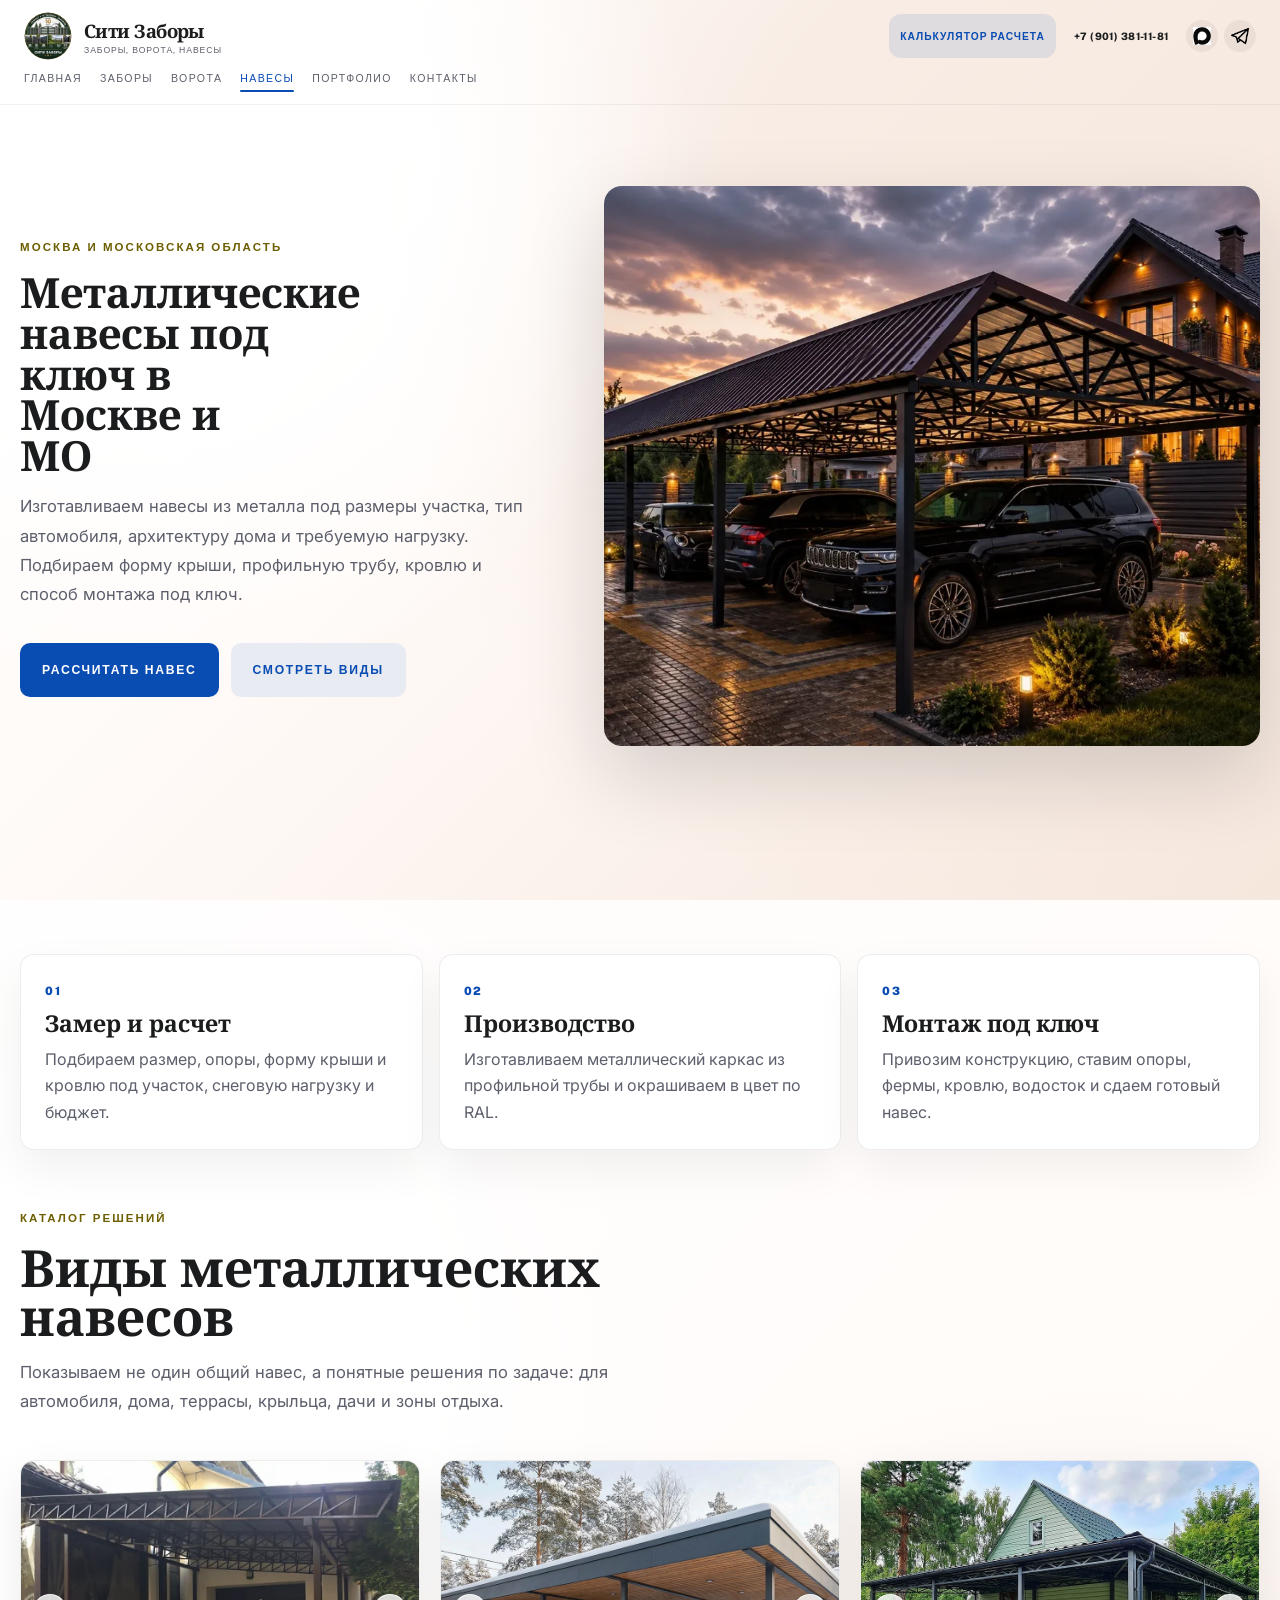
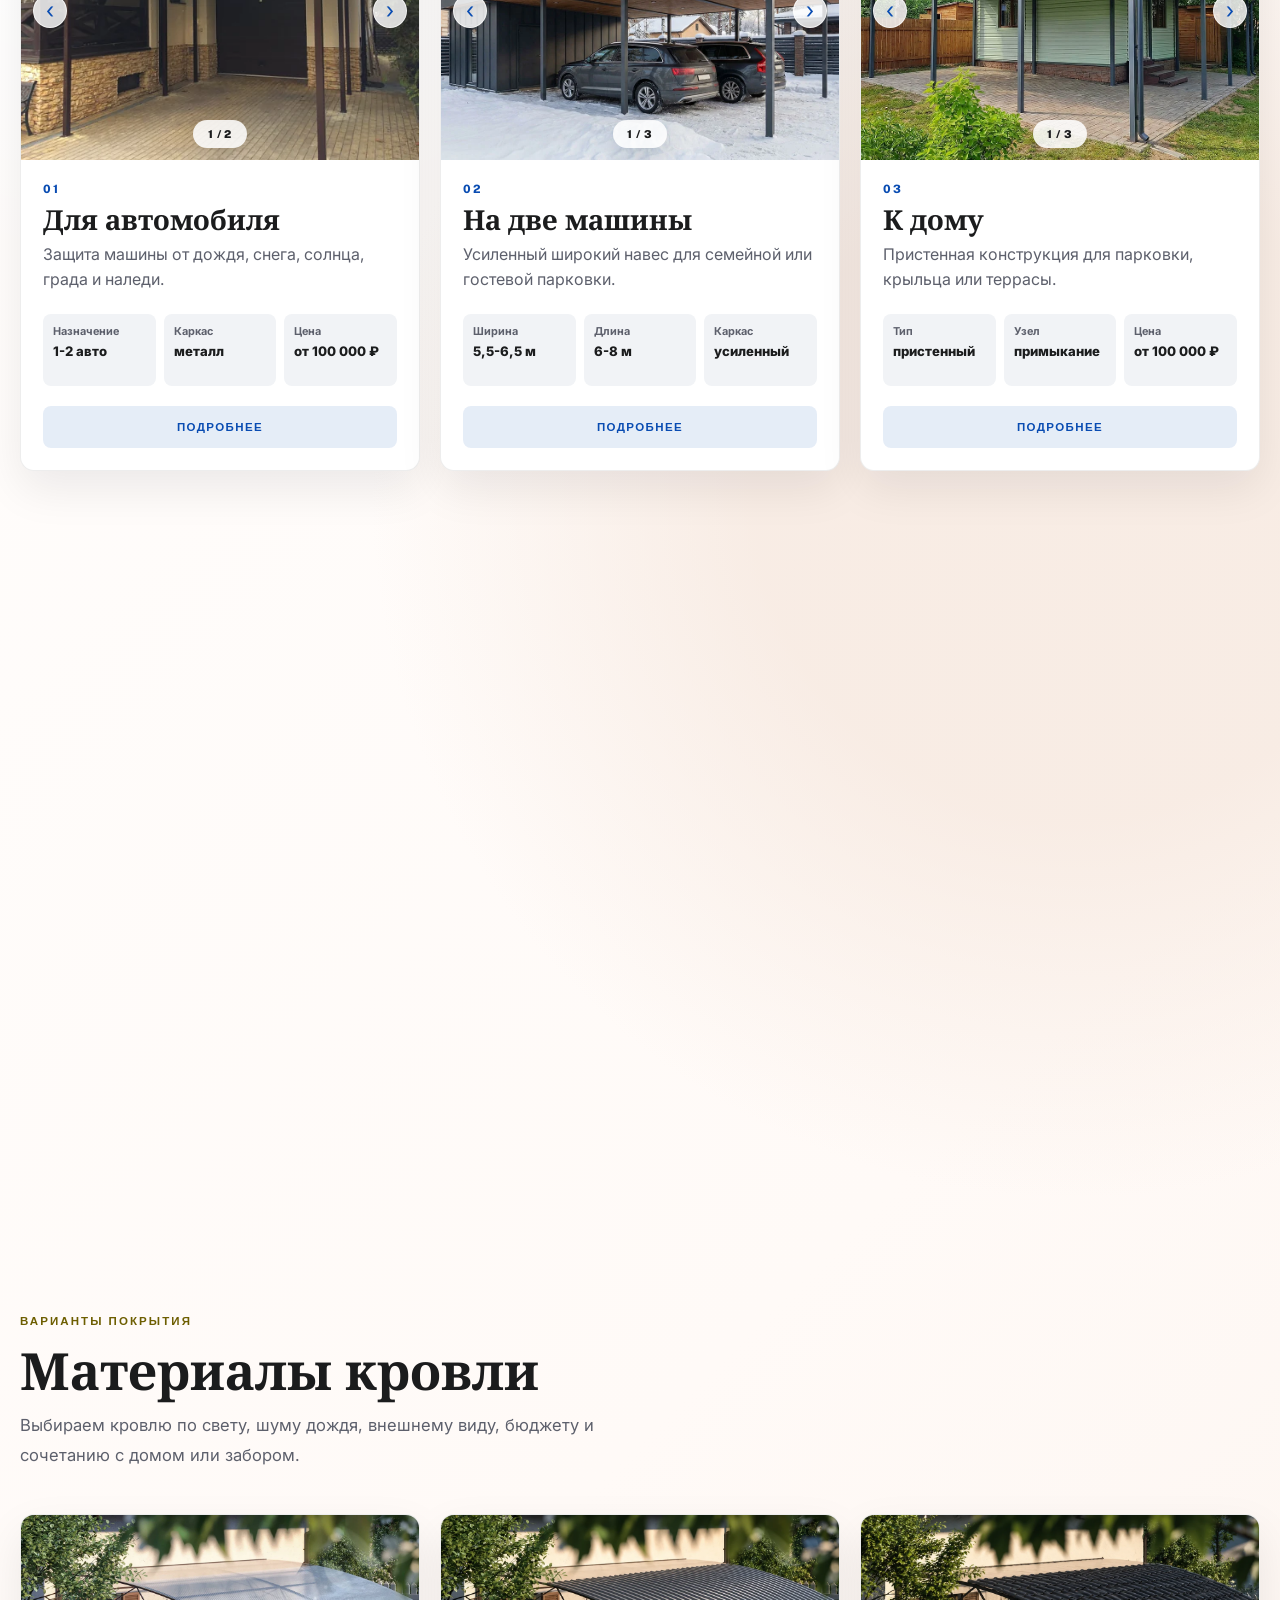
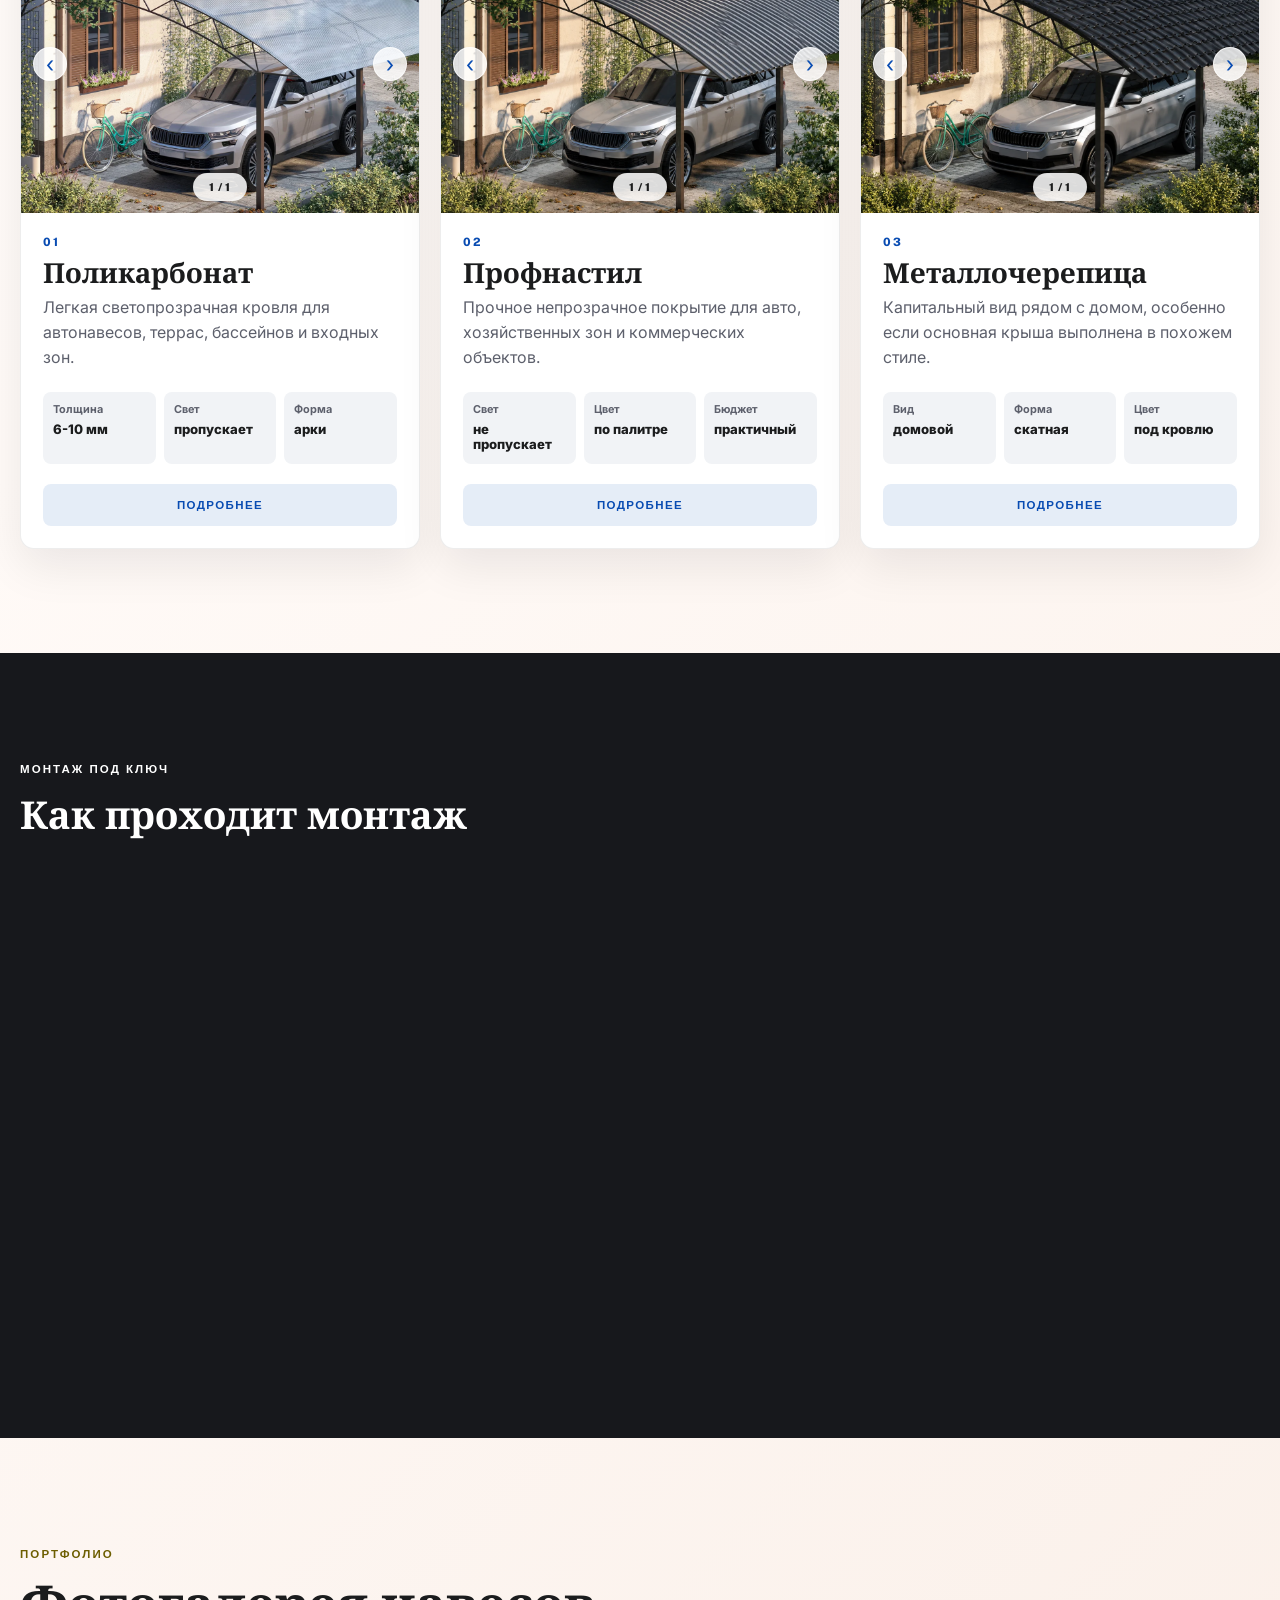
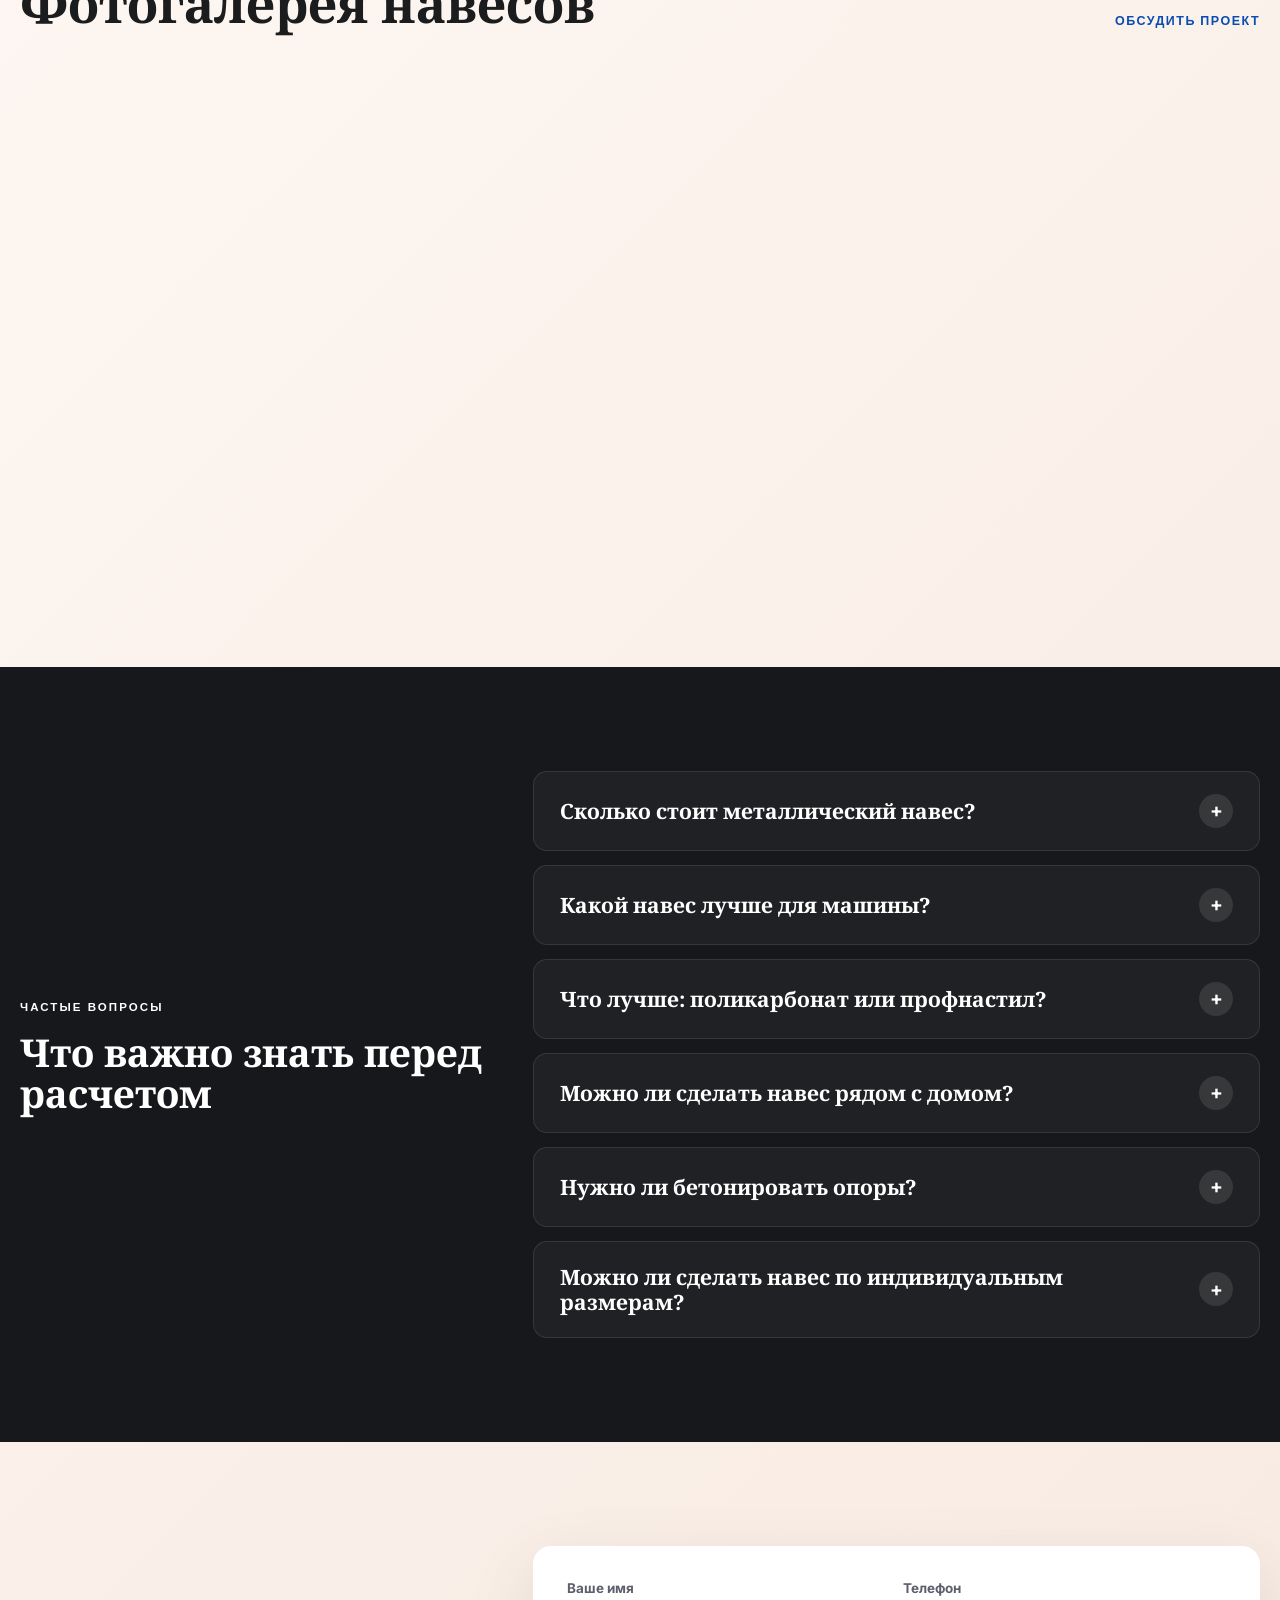
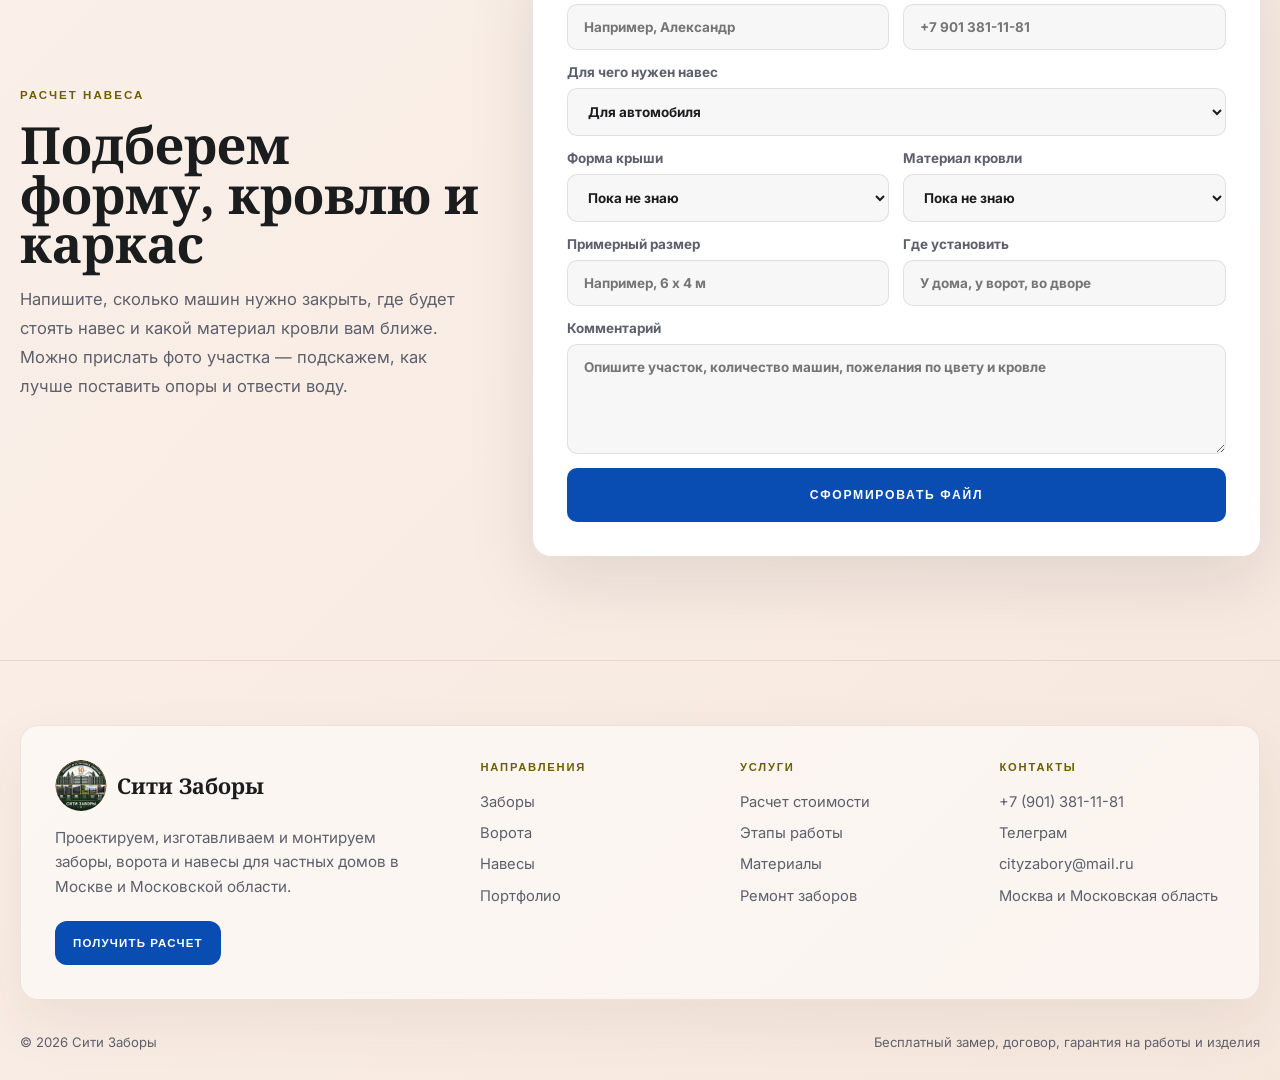
<file: city-zabor-github-upload-optimized/canopies.html>
<!DOCTYPE html>
<html lang="ru">
  <head>
    <meta charset="UTF-8" />
    <meta name="viewport" content="width=device-width, initial-scale=1.0" />
    <title>Металлические навесы на заказ — изготовление и монтаж под ключ в Москве и МО</title>
    <meta
      name="description"
      content="Изготавливаем и устанавливаем металлические навесы для авто, дома, террасы, крыльца и зоны барбекю. Каркас из профильной трубы, кровля из поликарбоната, профнастила или металлочерепицы. Бесплатный расчет стоимости."
    />
    <link rel="preconnect" href="https://fonts.googleapis.com" />
    <link rel="preconnect" href="https://fonts.gstatic.com" crossorigin />
    <link
      href="https://fonts.googleapis.com/css2?family=Inter:wght@400;500;600;700&family=Noto+Serif:wght@400;600;700&family=Public+Sans:wght@500;600;700&display=swap"
      rel="stylesheet"
    />
    <link rel="stylesheet" href="./styles.css?v=20260618-no-quiz" />
  </head>
  <body>
    <header class="site-header">
      <div class="container header-inner">
        <a class="brand" href="./index.html">
          <span class="brand-logo-wrap">
            <img class="brand-logo" src="./assets/site-logo-new.png" alt="Логотип компании" />
          </span>
          <span class="brand-text">
            <span class="brand-title">Сити Заборы</span>
            <span class="brand-subtitle">заборы, ворота, навесы</span>
          </span>
        </a>

        <nav class="site-nav" aria-label="Основная навигация">
          <a href="./index.html">Главная</a>
          <a href="./fences.html">Заборы</a>
          <a href="./gates.html">Ворота</a>
          <a class="is-active" href="./canopies.html">Навесы</a>
          <a href="./portfolio.html">Портфолио</a>
          <a href="#canopies-contact">Контакты</a>
        </nav>

        <div class="header-tools">
          <a class="header-calc" href="./index.html#calculator">Калькулятор расчета</a>
          <a class="header-phone" href="tel:+79013811181">+7 (901) 381-11-81</a>
          <div class="header-messengers" aria-label="Мессенджеры">
            <a class="messenger-link" href="tel:+79013811181" aria-label="Max">
              <img src="./assets/max-logo.webp" alt="" />
            </a>
            <a class="messenger-link messenger-link-telegram" href="tel:+79969668691" aria-label="Телеграм">
              <img src="./assets/telegram-logo.webp" alt="" />
            </a>
          </div>
          <a class="header-action" href="#canopies-contact">Консультация</a>
        </div>
      </div>
    </header>

    <main class="fences-page canopies-catalog-page">
      <section class="fences-hero">
        <div class="container fences-hero-grid">
          <div class="fences-hero-copy">
            <span class="fences-kicker">Москва и Московская область</span>
            <h1>Металлические навесы под ключ в Москве и МО</h1>
            <p>
              Изготавливаем навесы из металла под размеры участка, тип автомобиля,
              архитектуру дома и требуемую нагрузку. Подбираем форму крыши,
              профильную трубу, кровлю и способ монтажа под ключ.
            </p>
            <div class="fences-hero-actions">
              <a class="fences-button" href="#canopies-contact">Рассчитать навес</a>
              <a class="fences-button fences-button-muted" href="#canopy-types">Смотреть виды</a>
            </div>
          </div>

          <div class="fences-hero-panel">
            <img src="./assets/hero-canopy-evening.webp" alt="Металлический навес для автомобилей у дома" />
          </div>
        </div>
      </section>

      <section class="fences-types" id="canopy-types">
        <div class="container">
          <div class="canopy-advantages">
            <article>
              <span>01</span>
              <h3>Замер и расчет</h3>
              <p>Подбираем размер, опоры, форму крыши и кровлю под участок, снеговую нагрузку и бюджет.</p>
            </article>
            <article>
              <span>02</span>
              <h3>Производство</h3>
              <p>Изготавливаем металлический каркас из профильной трубы и окрашиваем в цвет по RAL.</p>
            </article>
            <article>
              <span>03</span>
              <h3>Монтаж под ключ</h3>
              <p>Привозим конструкцию, ставим опоры, фермы, кровлю, водосток и сдаем готовый навес.</p>
            </article>
          </div>

          <div class="fences-section-head">
            <span class="fences-kicker">каталог решений</span>
            <h2>Виды металлических навесов</h2>
            <p>
              Показываем не один общий навес, а понятные решения по задаче:
              для автомобиля, дома, террасы, крыльца, дачи и зоны отдыха.
            </p>
          </div>

          <div class="fences-type-grid">
            <article class="fences-type-card" data-fence-detail="canopy-car">
              <div class="fences-type-media">
                <img src="./assets/canopies/user-canopy-car.webp" alt="Навес для автомобиля" />
              </div>
              <div class="fences-type-body">
                <span class="fences-type-index">01</span>
                <h3>Для автомобиля</h3>
                <p>Защита машины от дождя, снега, солнца, града и наледи.</p>
                <dl class="fences-specs">
                  <div><dt>Назначение</dt><dd>1-2 авто</dd></div>
                  <div><dt>Каркас</dt><dd>металл</dd></div>
                  <div><dt>Цена</dt><dd>от 100 000 ₽</dd></div>
                </dl>
                <button class="fences-type-open" type="button">Подробнее</button>
              </div>
            </article>

            <article class="fences-type-card" data-fence-detail="canopy-two-cars">
              <div class="fences-type-media">
                <img src="./assets/canopies/user-canopy-two-cars-winter.webp" alt="Навес на две машины" />
              </div>
              <div class="fences-type-body">
                <span class="fences-type-index">02</span>
                <h3>На две машины</h3>
                <p>Усиленный широкий навес для семейной или гостевой парковки.</p>
                <dl class="fences-specs">
                  <div><dt>Ширина</dt><dd>5,5-6,5 м</dd></div>
                  <div><dt>Длина</dt><dd>6-8 м</dd></div>
                  <div><dt>Каркас</dt><dd>усиленный</dd></div>
                </dl>
                <button class="fences-type-open" type="button">Подробнее</button>
              </div>
            </article>

            <article class="fences-type-card" data-fence-detail="canopy-house">
              <div class="fences-type-media">
                <img src="./assets/canopies/user-canopy-house-main.webp" alt="Навес к дому" />
              </div>
              <div class="fences-type-body">
                <span class="fences-type-index">03</span>
                <h3>К дому</h3>
                <p>Пристенная конструкция для парковки, крыльца или террасы.</p>
                <dl class="fences-specs">
                  <div><dt>Тип</dt><dd>пристенный</dd></div>
                  <div><dt>Узел</dt><dd>примыкание</dd></div>
                  <div><dt>Цена</dt><dd>от 100 000 ₽</dd></div>
                </dl>
                <button class="fences-type-open" type="button">Подробнее</button>
              </div>
            </article>

            <article class="fences-type-card" data-fence-detail="canopy-terrace">
              <div class="fences-type-media">
                <img src="./assets/canopies/user-canopy-terrace-main.webp" alt="Навес для террасы" />
              </div>
              <div class="fences-type-body">
                <span class="fences-type-index">04</span>
                <h3>Для террасы</h3>
                <p>Закрывает зону отдыха, летнюю кухню, патио или проход.</p>
                <dl class="fences-specs">
                  <div><dt>Зона</dt><dd>отдых</dd></div>
                  <div><dt>Стиль</dt><dd>под фасад</dd></div>
                  <div><dt>Цена</dt><dd>от 80 000 ₽</dd></div>
                </dl>
                <button class="fences-type-open" type="button">Подробнее</button>
              </div>
            </article>

            <article class="fences-type-card" data-fence-detail="canopy-entrance">
              <div class="fences-type-media">
                <img src="./assets/canopies/user-canopy-entrance.webp" alt="Навес над крыльцом" />
              </div>
              <div class="fences-type-body">
                <span class="fences-type-index">05</span>
                <h3>Над крыльцом</h3>
                <p>Компактный навес защищает дверь, ступени и входную площадку.</p>
                <dl class="fences-specs">
                  <div><dt>Тип</dt><dd>козырек / опоры</dd></div>
                  <div><dt>Форма</dt><dd>любая</dd></div>
                  <div><dt>Зона</dt><dd>вход</dd></div>
                </dl>
                <button class="fences-type-open" type="button">Подробнее</button>
              </div>
            </article>

            <article class="fences-type-card" data-fence-detail="canopy-bbq">
              <div class="fences-type-media">
                <img src="./assets/canopies/user-canopy-bbq-main.webp" alt="Навес для барбекю" />
              </div>
              <div class="fences-type-body">
                <span class="fences-type-index">06</span>
                <h3>Для барбекю</h3>
                <p>Крытая мангальная зона, летняя кухня или место отдыха.</p>
                <dl class="fences-specs">
                  <div><dt>Зона</dt><dd>мангал</dd></div>
                  <div><dt>Кровля</dt><dd>металл / ПК</dd></div>
                  <div><dt>Опции</dt><dd>экраны</dd></div>
                </dl>
                <button class="fences-type-open" type="button">Подробнее</button>
              </div>
            </article>
          </div>
        </div>
      </section>

      <div class="fence-detail-modal" data-fence-modal aria-hidden="true">
        <div class="fence-detail-backdrop" data-fence-close></div>
        <section class="fence-detail-panel" role="dialog" aria-modal="true" aria-labelledby="fence-detail-title" tabindex="-1">
          <button class="fence-detail-close" type="button" data-fence-close aria-label="Закрыть подробности"></button>
          <div class="fence-detail-media">
            <img data-fence-modal-image src="./assets/canopies/user-canopy-car.webp" alt="" />
            <span data-fence-modal-tag></span>
            <div class="fence-detail-thumbs" data-fence-modal-thumbs aria-label="Фотографии навеса"></div>
          </div>
          <div class="fence-detail-content">
            <span class="fences-kicker" data-fence-modal-kicker></span>
            <h2 id="fence-detail-title" data-fence-modal-title></h2>
            <p class="fence-detail-lead" data-fence-modal-lead></p>
            <p class="fence-detail-text" data-fence-modal-text></p>
            <div class="fence-detail-specs" data-fence-modal-specs></div>
            <div class="fence-detail-columns">
              <div>
                <h3>Что важно</h3>
                <ul data-fence-modal-points></ul>
              </div>
              <div>
                <h3>Входит в монтаж</h3>
                <ul data-fence-modal-included></ul>
              </div>
            </div>
            <div class="fence-detail-actions">
              <a class="fences-button" href="#canopies-contact" data-fence-close>Заказать расчет</a>
              <a class="fences-button fences-button-muted" href="#canopies-contact" data-fence-close>Вызвать замерщика</a>
            </div>
          </div>
        </section>
      </div>

      <section class="fences-types canopy-roofing" id="canopy-roofing">
        <div class="container">
          <div class="fences-section-head">
            <span class="fences-kicker">варианты покрытия</span>
            <h2>Материалы кровли</h2>
            <p>Выбираем кровлю по свету, шуму дождя, внешнему виду, бюджету и сочетанию с домом или забором.</p>
          </div>

          <div class="fences-type-grid">
            <article class="fences-type-card" data-fence-detail="canopy-poly">
              <div class="fences-type-media">
                <img src="./assets/canopies/roof-polycarbonate.webp" alt="Навес из поликарбоната" />
              </div>
              <div class="fences-type-body">
                <span class="fences-type-index">01</span>
                <h3>Поликарбонат</h3>
                <p>Легкая светопрозрачная кровля для автонавесов, террас, бассейнов и входных зон.</p>
                <dl class="fences-specs">
                  <div><dt>Толщина</dt><dd>6-10 мм</dd></div>
                  <div><dt>Свет</dt><dd>пропускает</dd></div>
                  <div><dt>Форма</dt><dd>арки</dd></div>
                </dl>
                <button class="fences-type-open" type="button">Подробнее</button>
              </div>
            </article>
            <article class="fences-type-card" data-fence-detail="canopy-proflist">
              <div class="fences-type-media">
                <img src="./assets/canopies/roof-proflist.webp" alt="Навес из профнастила" />
              </div>
              <div class="fences-type-body">
                <span class="fences-type-index">02</span>
                <h3>Профнастил</h3>
                <p>Прочное непрозрачное покрытие для авто, хозяйственных зон и коммерческих объектов.</p>
                <dl class="fences-specs">
                  <div><dt>Свет</dt><dd>не пропускает</dd></div>
                  <div><dt>Цвет</dt><dd>по палитре</dd></div>
                  <div><dt>Бюджет</dt><dd>практичный</dd></div>
                </dl>
                <button class="fences-type-open" type="button">Подробнее</button>
              </div>
            </article>
            <article class="fences-type-card" data-fence-detail="canopy-tile">
              <div class="fences-type-media">
                <img src="./assets/canopies/roof-metal-tile.webp" alt="Навес из металлочерепицы" />
              </div>
              <div class="fences-type-body">
                <span class="fences-type-index">03</span>
                <h3>Металлочерепица</h3>
                <p>Капитальный вид рядом с домом, особенно если основная крыша выполнена в похожем стиле.</p>
                <dl class="fences-specs">
                  <div><dt>Вид</dt><dd>домовой</dd></div>
                  <div><dt>Форма</dt><dd>скатная</dd></div>
                  <div><dt>Цвет</dt><dd>под кровлю</dd></div>
                </dl>
                <button class="fences-type-open" type="button">Подробнее</button>
              </div>
            </article>
          </div>
        </div>
      </section>

      <section class="fences-materials canopy-steps-section">
        <div class="container">
          <div class="fences-section-head">
            <span class="fences-kicker">монтаж под ключ</span>
            <h2>Как проходит монтаж</h2>
          </div>
          <div class="canopy-steps">
            <article><span>01</span><h3>Заявка и замер</h3><p>Уточняем задачу, примерный размер, место установки и выезжаем на объект.</p></article>
            <article><span>02</span><h3>Проектирование</h3><p>Подбираем форму крыши, сечение трубы, способ монтажа и кровельный материал.</p></article>
            <article><span>03</span><h3>Производство</h3><p>Изготавливаем каркас, фермы и элементы обрешетки, готовим окраску по RAL.</p></article>
            <article><span>04</span><h3>Доставка</h3><p>Привозим конструкцию и материалы на участок в согласованный день.</p></article>
            <article><span>05</span><h3>Монтаж</h3><p>Устанавливаем опоры, фермы, кровлю, водосток и дополнительные элементы.</p></article>
            <article><span>06</span><h3>Сдача и гарантия</h3><p>Проверяем геометрию, крепления, примыкания и передаем готовый навес.</p></article>
          </div>
        </div>
      </section>

      <section class="fences-projects">
        <div class="container">
          <div class="fences-section-head fences-section-head-row">
            <div>
              <span class="fences-kicker">портфолио</span>
              <h2>Фотогалерея навесов</h2>
            </div>
            <a class="fences-text-link" href="#canopies-contact">Обсудить проект</a>
          </div>

          <div class="fences-project-grid">
            <article>
              <img src="./assets/canopies/user-canopy-car.webp" alt="Металлический навес для автомобиля" />
              <h3>Навес для автомобиля</h3>
              <p>Каркас из профильной трубы, кровля на выбор, монтаж под размеры площадки.</p>
            </article>
            <article>
              <img src="./assets/canopies/user-canopy-two-cars-gable.webp" alt="Двускатный навес у частного дома" />
              <h3>Навес на две машины</h3>
              <p>Усиленная конструкция для широкого въезда, семейной парковки или гостевой зоны.</p>
            </article>
            <article>
              <img src="./assets/canopies/user-canopy-house-main.webp" alt="Металлический навес к дому" />
              <h3>Навес к дому</h3>
              <p>Подбираем цвет каркаса, кровлю и форму стоек под забор, ворота и фасад.</p>
            </article>
          </div>
        </div>
      </section>

      <section class="fences-materials canopies-faq-section" id="canopy-faq">
        <div class="container fences-materials-grid">
          <div>
            <span class="fences-kicker">частые вопросы</span>
            <h2>Что важно знать перед расчетом</h2>
          </div>
          <div class="canopy-faq-accordion" data-canopy-faq>
            <article class="canopy-faq-item">
              <button class="canopy-faq-question" type="button" aria-expanded="false">
                <span>Сколько стоит металлический навес?</span>
              </button>
              <div class="canopy-faq-answer" hidden>
                <p>Стоимость зависит от размера, формы крыши, сечения металла, типа кровли, способа монтажа и дополнительных элементов. Для точного расчета нужен размер площадки и выбранный тип конструкции.</p>
              </div>
            </article>
            <article class="canopy-faq-item">
              <button class="canopy-faq-question" type="button" aria-expanded="false">
                <span>Какой навес лучше для машины?</span>
              </button>
              <div class="canopy-faq-answer" hidden>
                <p>Для одного автомобиля часто выбирают арочный или односкатный навес размером от 3x6 м. Для двух машин лучше использовать усиленный каркас шириной от 5,5-6 м.</p>
              </div>
            </article>
            <article class="canopy-faq-item">
              <button class="canopy-faq-question" type="button" aria-expanded="false">
                <span>Что лучше: поликарбонат или профнастил?</span>
              </button>
              <div class="canopy-faq-answer" hidden>
                <p>Поликарбонат пропускает свет и визуально выглядит легче. Профнастил прочнее закрывает от солнца и хорошо сочетается с металлическими заборами.</p>
              </div>
            </article>
            <article class="canopy-faq-item">
              <button class="canopy-faq-question" type="button" aria-expanded="false">
                <span>Можно ли сделать навес рядом с домом?</span>
              </button>
              <div class="canopy-faq-answer" hidden>
                <p>Да. Для установки рядом с домом используют пристенные, односкатные или полуарочные навесы. Важно правильно выполнить примыкание к фасаду и организовать отвод воды.</p>
              </div>
            </article>
            <article class="canopy-faq-item">
              <button class="canopy-faq-question" type="button" aria-expanded="false">
                <span>Нужно ли бетонировать опоры?</span>
              </button>
              <div class="canopy-faq-answer" hidden>
                <p>В большинстве случаев опоры бетонируются или крепятся к подготовленному основанию. Способ монтажа выбирается после осмотра площадки.</p>
              </div>
            </article>
            <article class="canopy-faq-item">
              <button class="canopy-faq-question" type="button" aria-expanded="false">
                <span>Можно ли сделать навес по индивидуальным размерам?</span>
              </button>
              <div class="canopy-faq-answer" hidden>
                <p>Да. Можно изменить ширину, длину, высоту, форму крыши, цвет каркаса и материал кровли под конкретный участок.</p>
              </div>
            </article>
          </div>
        </div>
      </section>

      <section class="fences-contact" id="canopies-contact">
        <div class="container fences-contact-grid">
          <div class="fences-contact-copy">
            <span class="fences-kicker">расчет навеса</span>
            <h2>Подберем форму, кровлю и каркас</h2>
            <p>
              Напишите, сколько машин нужно закрыть, где будет стоять навес и какой
              материал кровли вам ближе. Можно прислать фото участка — подскажем,
              как лучше поставить опоры и отвести воду.
            </p>
          </div>

          <form class="fences-form canopy-brief-form" data-canopy-brief>
            <div class="canopy-brief-row">
              <label>
                <span>Ваше имя</span>
                <input name="name" type="text" placeholder="Например, Александр" required />
              </label>
              <label>
                <span>Телефон</span>
                <input name="phone" type="tel" placeholder="+7 901 381-11-81" required />
              </label>
            </div>
            <label>
              <span>Для чего нужен навес</span>
              <select name="purpose">
                <option>Для автомобиля</option>
                <option>На две машины</option>
                <option>Для дачи</option>
                <option>К дому</option>
                <option>Для террасы</option>
                <option>Над крыльцом</option>
                <option>Для барбекю</option>
                <option>Для бассейна</option>
                <option>Нужна консультация</option>
              </select>
            </label>
            <div class="canopy-brief-row">
              <label>
                <span>Форма крыши</span>
                <select name="roof">
                  <option>Пока не знаю</option>
                  <option>Арочная</option>
                  <option>Полуарочная</option>
                  <option>Односкатная</option>
                  <option>Двускатная</option>
                  <option>Прямая / плоская</option>
                  <option>Консольная</option>
                </select>
              </label>
              <label>
                <span>Материал кровли</span>
                <select name="material">
                  <option>Пока не знаю</option>
                  <option>Поликарбонат</option>
                  <option>Монолитный поликарбонат</option>
                  <option>Профнастил</option>
                  <option>Металлочерепица</option>
                  <option>Мягкая кровля</option>
                  <option>Фальцевая кровля</option>
                </select>
              </label>
            </div>
            <div class="canopy-brief-row">
              <label>
                <span>Примерный размер</span>
                <input name="size" type="text" placeholder="Например, 6 x 4 м" />
              </label>
              <label>
                <span>Где установить</span>
                <input name="place" type="text" placeholder="У дома, у ворот, во дворе" />
              </label>
            </div>
            <label>
              <span>Комментарий</span>
              <textarea name="comment" rows="5" placeholder="Опишите участок, количество машин, пожелания по цвету и кровле"></textarea>
            </label>
            <button class="fences-button fences-button-full" type="submit">Сформировать файл</button>
            <div class="canopy-brief-result" data-canopy-brief-result hidden>
              <strong>Файл с ответами готов</strong>
              <span>Скачайте файл и приложите его в открытом чате.</span>
              <a class="fences-button fences-button-muted" href="#" download="brief-naves.txt" data-canopy-brief-download>Скачать файл</a>
              <div class="canopy-brief-actions">
                <a href="https://web.max.ru/" target="_blank" rel="noopener">Отправить в Max</a>
                <a href="tg://resolve?phone=79969668691">Отправить в Telegram</a>
              </div>
            </div>
          </form>
        </div>
      </section>

      <footer class="site-footer">
        <div class="container footer-shell">
          <div class="footer-main">
            <div class="footer-brand">
              <div class="footer-brand-row">
                <img class="footer-logo" src="./assets/site-logo-new.png" alt="Логотип компании" />
                <strong>Сити Заборы</strong>
              </div>
              <p>
                Проектируем, изготавливаем и монтируем заборы, ворота и навесы
                для частных домов в Москве и Московской области.
              </p>
              <a class="footer-cta" href="./index.html#contact">Получить расчет</a>
            </div>
            <nav class="footer-column" aria-label="Направления">
              <span>Направления</span>
              <a href="./fences.html">Заборы</a>
              <a href="./gates.html">Ворота</a>
              <a href="./canopies.html">Навесы</a>
              <a href="./portfolio.html">Портфолио</a>
            </nav>
            <nav class="footer-column" aria-label="Услуги">
              <span>Услуги</span>
              <a href="./index.html#calculator">Расчет стоимости</a>
              <a href="./index.html#process">Этапы работы</a>
              <a href="./index.html#materials-sale">Материалы</a>
              <a href="./index.html#repair">Ремонт заборов</a>
            </nav>
            <div class="footer-column">
              <span>Контакты</span>
              <a href="tel:+79013811181">+7 (901) 381-11-81</a>
              <a href="tg://resolve?phone=79969668691">Телеграм</a>
              <a href="mailto:cityzabory@mail.ru">cityzabory@mail.ru</a>
              <p>Москва и Московская область</p>
            </div>
          </div>
          <div class="footer-bottom">
            <span>© 2026 Сити Заборы</span>
            <span>Бесплатный замер, договор, гарантия на работы и изделия</span>
          </div>
        </div>
      </footer>
    </main>
    <script type="application/ld+json">
      {
        "@context": "https://schema.org",
        "@type": "FAQPage",
        "mainEntity": [
          {
            "@type": "Question",
            "name": "Сколько стоит металлический навес?",
            "acceptedAnswer": {
              "@type": "Answer",
              "text": "Стоимость зависит от размера, формы крыши, сечения металла, типа кровли, способа монтажа и дополнительных элементов. Для точного расчета нужен размер площадки и выбранный тип конструкции."
            }
          },
          {
            "@type": "Question",
            "name": "Какой навес лучше для машины?",
            "acceptedAnswer": {
              "@type": "Answer",
              "text": "Для одного автомобиля часто выбирают арочный или односкатный навес размером от 3x6 м. Для двух машин лучше использовать усиленный каркас шириной от 5,5-6 м."
            }
          },
          {
            "@type": "Question",
            "name": "Что лучше: поликарбонат или профнастил?",
            "acceptedAnswer": {
              "@type": "Answer",
              "text": "Поликарбонат пропускает свет и визуально выглядит легче. Профнастил прочнее закрывает от солнца и хорошо сочетается с металлическими заборами. Выбор зависит от задачи и внешнего вида участка."
            }
          },
          {
            "@type": "Question",
            "name": "Можно ли сделать навес рядом с домом?",
            "acceptedAnswer": {
              "@type": "Answer",
              "text": "Да. Для установки рядом с домом используют пристенные, односкатные или полуарочные навесы. Важно правильно выполнить примыкание к фасаду и организовать отвод воды."
            }
          },
          {
            "@type": "Question",
            "name": "Нужно ли бетонировать опоры?",
            "acceptedAnswer": {
              "@type": "Answer",
              "text": "В большинстве случаев опоры бетонируются или крепятся к подготовленному основанию. Способ монтажа выбирается после осмотра площадки."
            }
          },
          {
            "@type": "Question",
            "name": "Можно ли сделать навес по индивидуальным размерам?",
            "acceptedAnswer": {
              "@type": "Answer",
              "text": "Да. Металлические навесы изготавливаются под конкретный участок: можно изменить ширину, длину, высоту, форму крыши, цвет каркаса и материал кровли."
            }
          }
        ]
      }
    </script>
    <script src="./assets/site-effects.js?v=20260618-no-quiz"></script>
  </body>
</html>
</file>
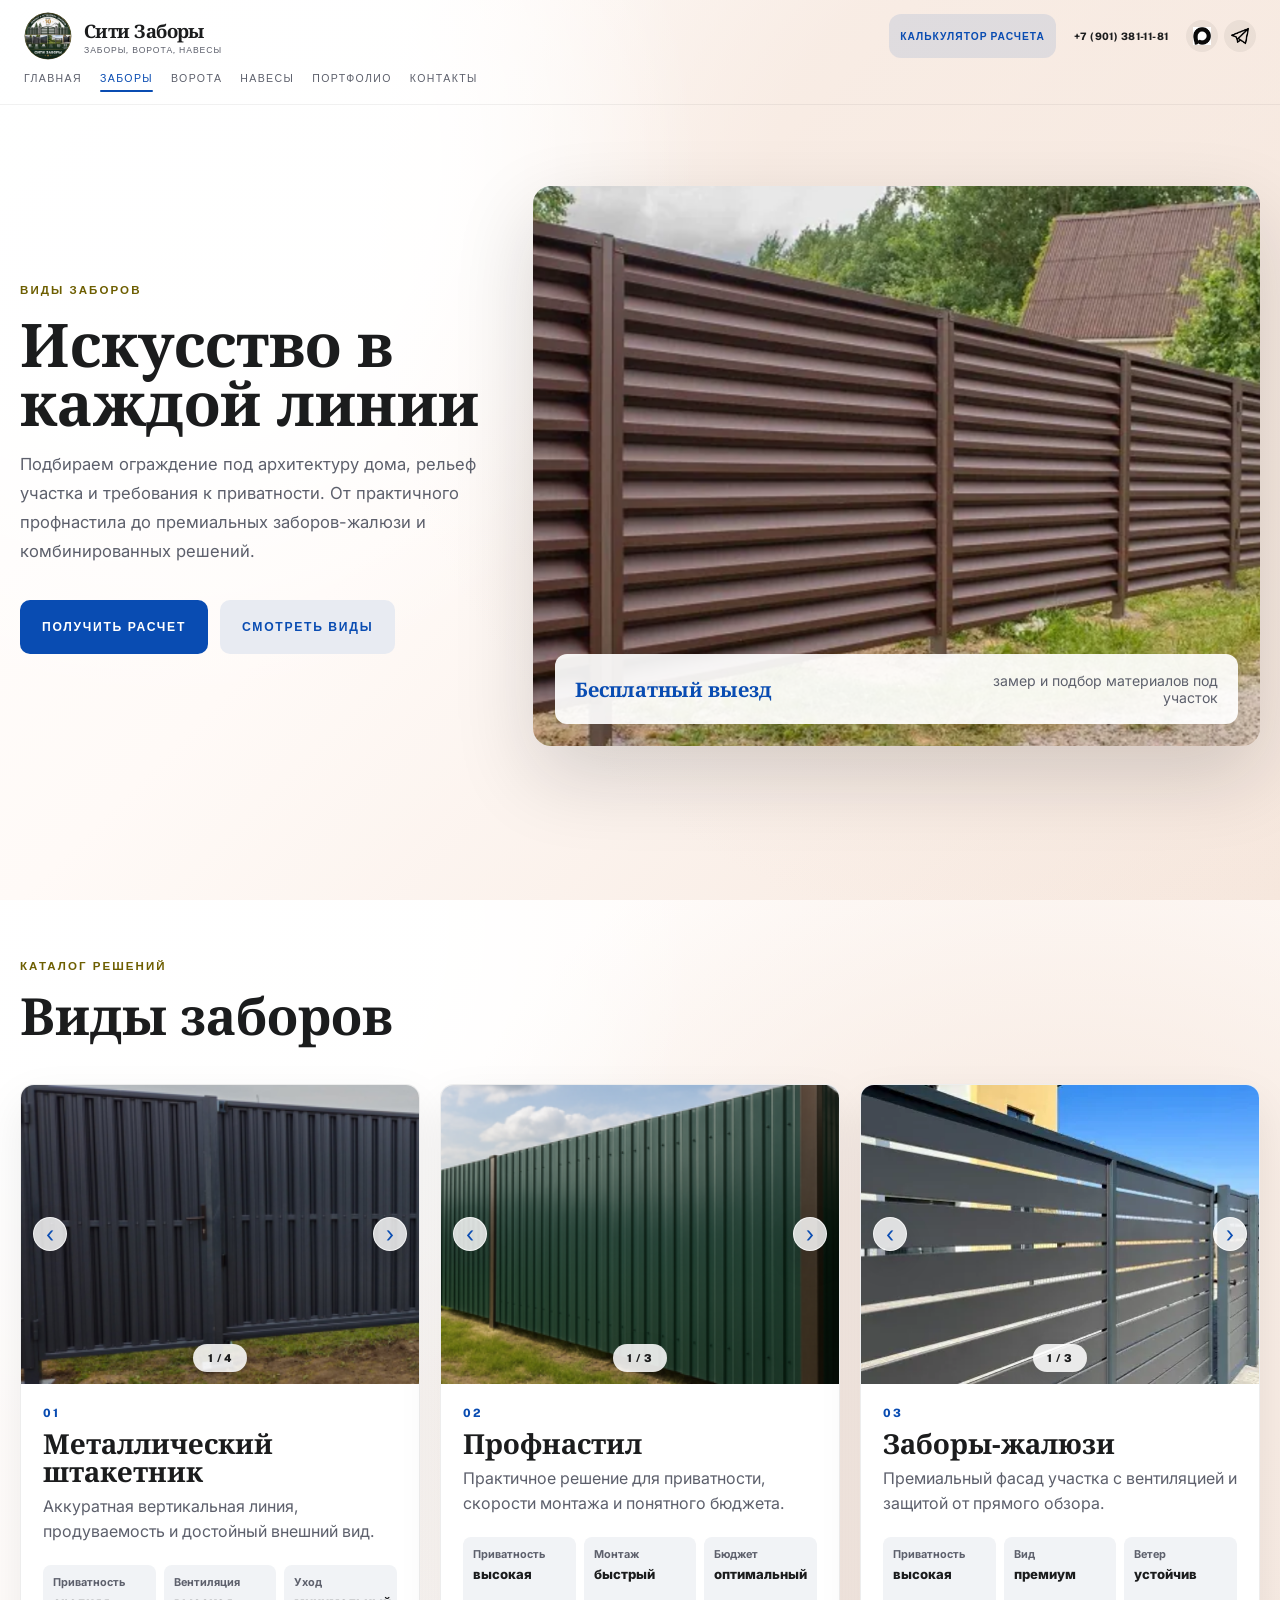
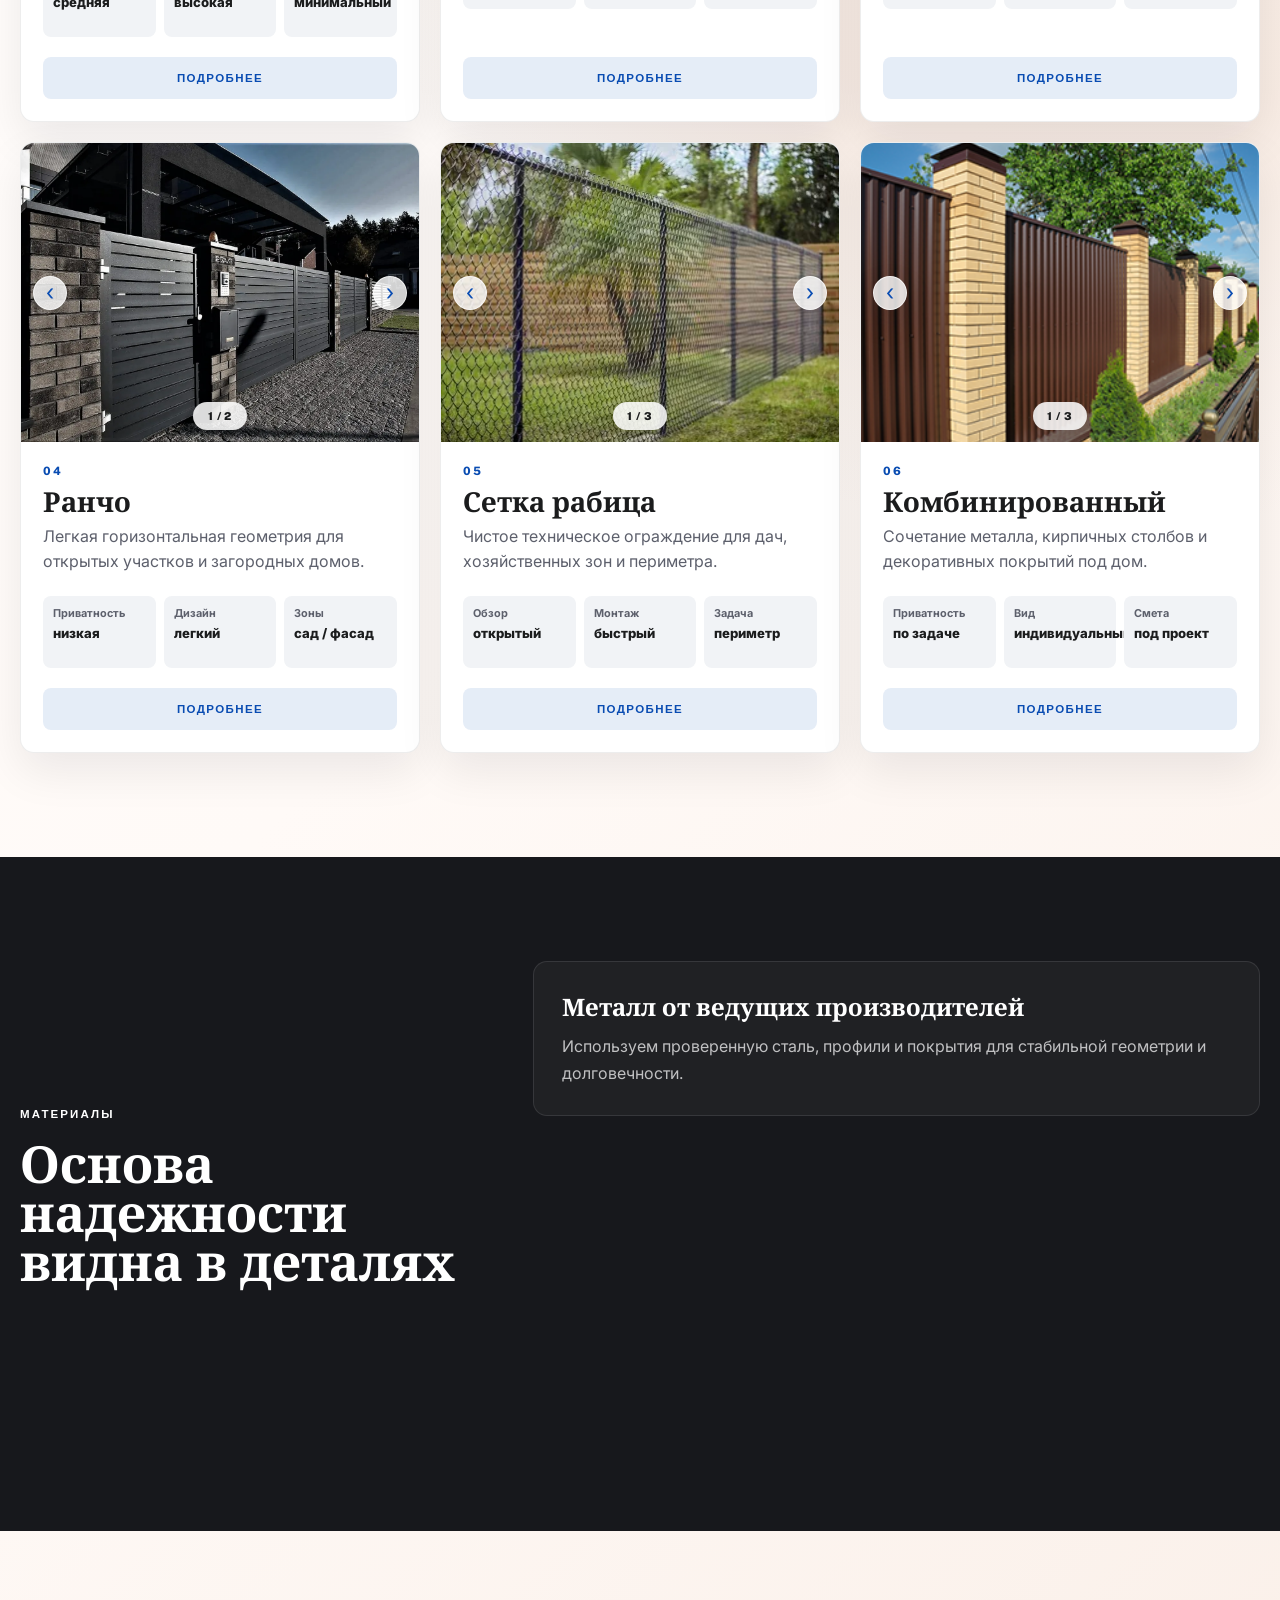
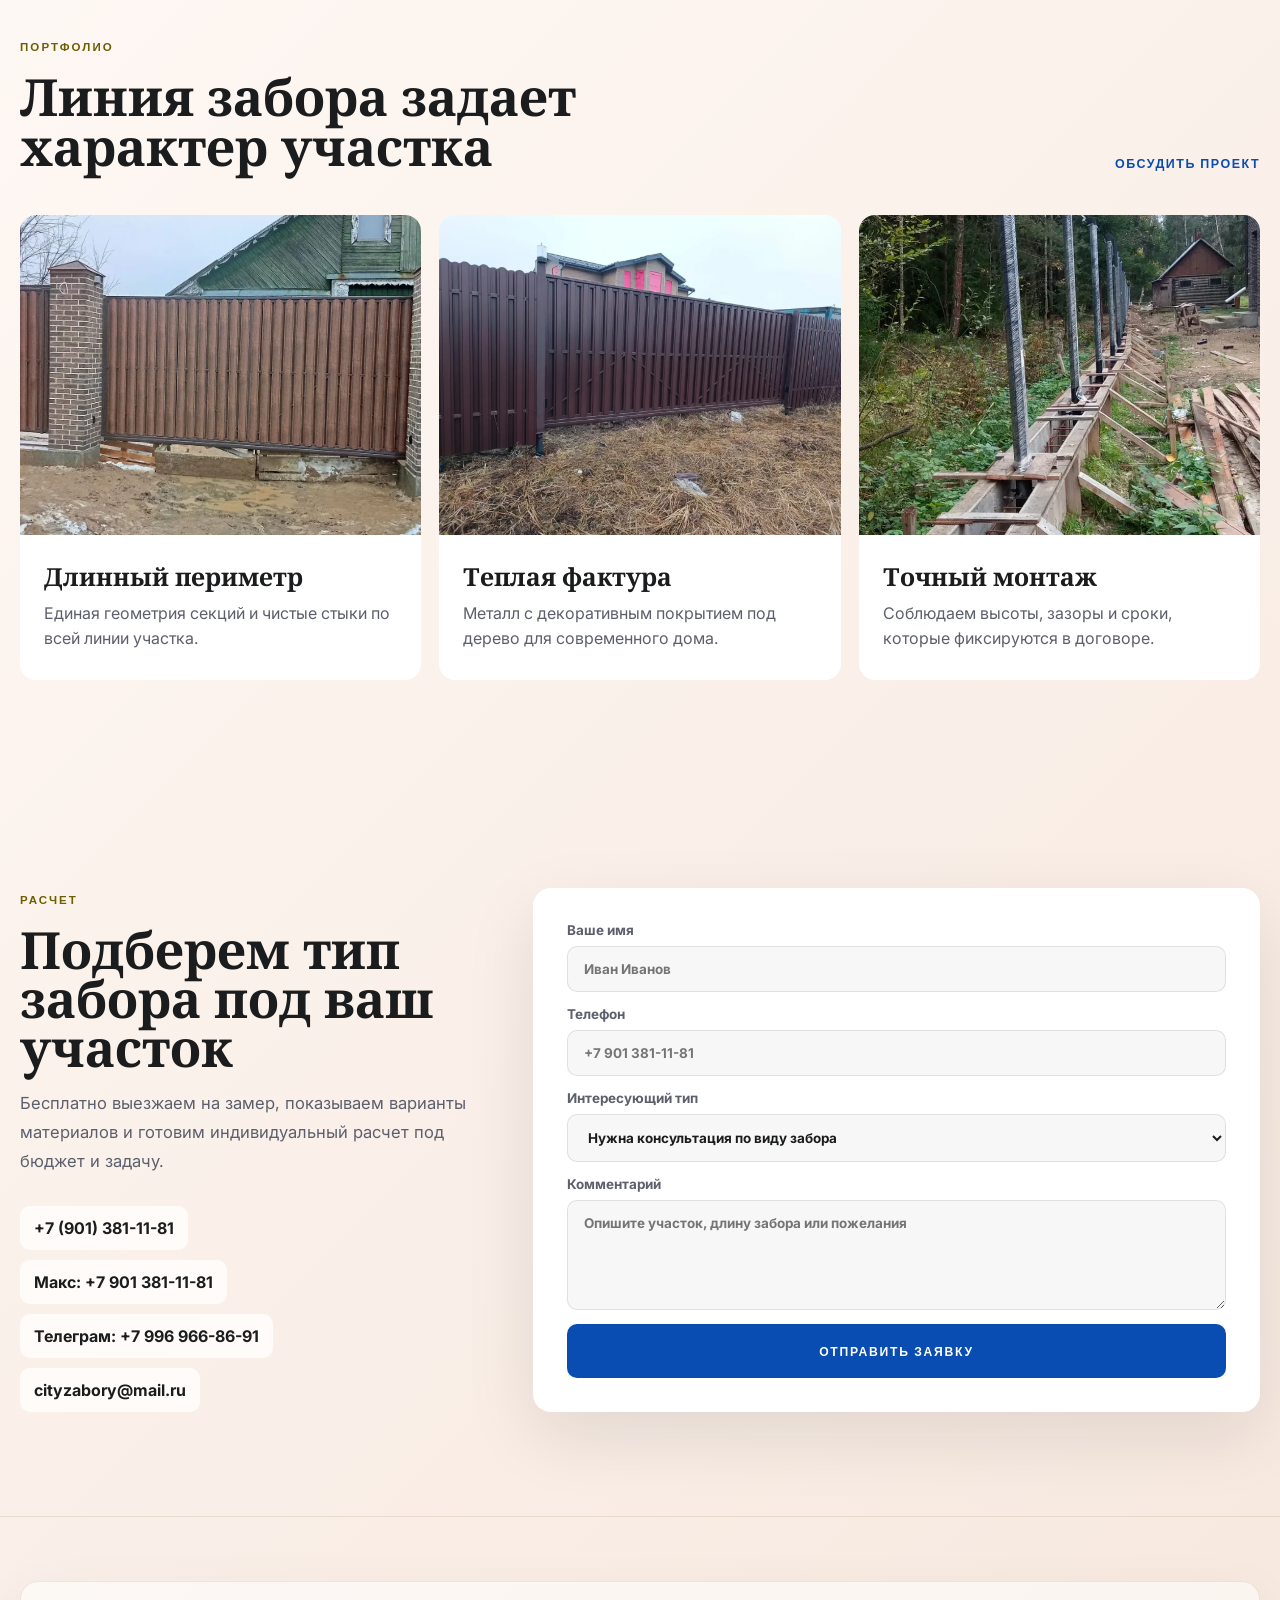
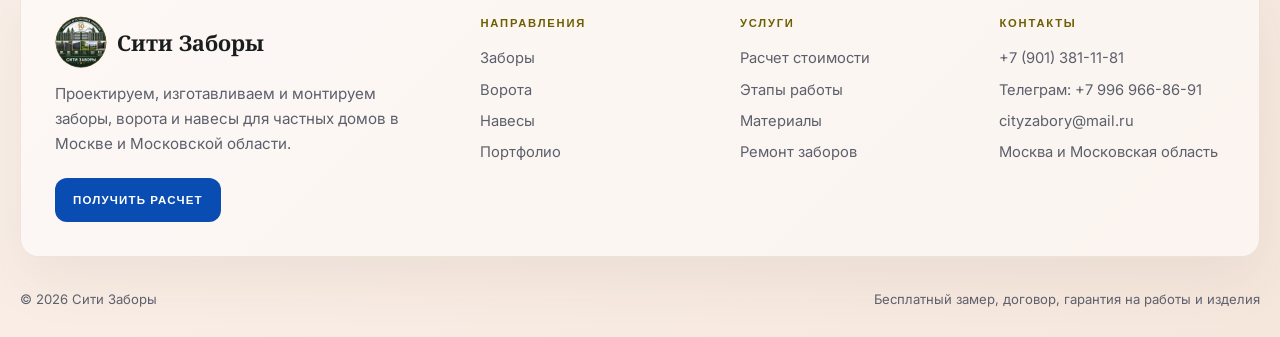
<file: city-zabor-github-upload-optimized/fences.html>
<!DOCTYPE html>
<html lang="ru">
  <head>
    <meta charset="UTF-8" />
    <meta name="viewport" content="width=device-width, initial-scale=1.0" />
    <title>Сити Заборы — виды заборов под ключ в Москве и МО</title>
    <meta
      name="description"
      content="Виды заборов от Сити Заборы: профнастил, металлический штакетник, жалюзи, ранчо, 3D сетка и комбинированные решения. Бесплатный выезд для расчета."
    />
    <link rel="preconnect" href="https://fonts.googleapis.com" />
    <link rel="preconnect" href="https://fonts.gstatic.com" crossorigin />
    <link
      href="https://fonts.googleapis.com/css2?family=Inter:wght@400;500;600;700&family=Noto+Serif:wght@400;600;700&family=Public+Sans:wght@500;600;700&display=swap"
      rel="stylesheet"
    />
    <link rel="stylesheet" href="./styles.css?v=20260618-no-quiz" />
  </head>
  <body>
    <header class="site-header">
      <div class="container header-inner">
        <a class="brand" href="./index.html">
          <span class="brand-logo-wrap">
            <img class="brand-logo" src="./assets/site-logo-new.png" alt="Логотип компании" />
          </span>
          <span class="brand-text">
            <span class="brand-title">Сити Заборы</span>
            <span class="brand-subtitle">заборы, ворота, навесы</span>
          </span>
        </a>

        <nav class="site-nav" aria-label="Основная навигация">
          <a href="./index.html">Главная</a>
          <a class="is-active" href="./fences.html">Заборы</a>
          <a href="./gates.html">Ворота</a>
          <a href="./canopies.html">Навесы</a>
          <a href="./portfolio.html">Портфолио</a>
          <a href="#fences-contact">Контакты</a>
        </nav>

        <div class="header-tools">
          <a class="header-calc" href="./index.html#calculator">Калькулятор расчета</a>
          <a class="header-phone" href="tel:+79013811181">+7 (901) 381-11-81</a>
          <div class="header-messengers" aria-label="Мессенджеры">
            <a class="messenger-link" href="tel:+79013811181" aria-label="Max">
              <img src="./assets/max-logo.webp" alt="" />
            </a>
            <a class="messenger-link messenger-link-telegram" href="tel:+79969668691" aria-label="Телеграм">
              <img src="./assets/telegram-logo.webp" alt="" />
            </a>
          </div>
          <a class="header-action" href="#fences-contact">Консультация</a>
        </div>
      </div>
    </header>

    <main class="fences-page">
      <section class="fences-hero">
        <div class="container fences-hero-grid">
          <div class="fences-hero-copy">
            <span class="fences-kicker">Виды заборов</span>
            <h1>Искусство в каждой линии</h1>
            <p>
              Подбираем ограждение под архитектуру дома, рельеф участка и требования
              к приватности. От практичного профнастила до премиальных заборов-жалюзи
              и комбинированных решений.
            </p>
            <div class="fences-hero-actions">
              <a class="fences-button" href="#fences-contact">Получить расчет</a>
              <a class="fences-button fences-button-muted" href="#fence-types">Смотреть виды</a>
            </div>
          </div>

          <div class="fences-hero-panel">
            <img src="./assets/fence-louver-brown.webp" alt="Забор-жалюзи у частного дома" />
            <div class="fences-hero-note">
              <strong>Бесплатный выезд</strong>
              <span>замер и подбор материалов под участок</span>
            </div>
          </div>
        </div>
      </section>

      <section class="fences-types" id="fence-types">
        <div class="container">
          <div class="fences-section-head">
            <span class="fences-kicker">каталог решений</span>
            <h2>Виды заборов</h2>
          </div>

          <div class="fences-type-grid">
            <article class="fences-type-card" data-fence-detail="picket">
              <div class="fences-type-media">
                <img src="./assets/fence-piles-profile-or-picket.png" alt="Забор из металлического штакетника" />
              </div>
              <div class="fences-type-body">
                <span class="fences-type-index">01</span>
                <h3>Металлический штакетник</h3>
                <p>Аккуратная вертикальная линия, продуваемость и достойный внешний вид.</p>
                <dl class="fences-specs">
                  <div><dt>Приватность</dt><dd>средняя</dd></div>
                  <div><dt>Вентиляция</dt><dd>высокая</dd></div>
                  <div><dt>Уход</dt><dd>минимальный</dd></div>
                </dl>
                <button class="fences-type-open" type="button">Подробнее</button>
              </div>
            </article>
            <article class="fences-type-card" data-fence-detail="profile">
              <div class="fences-type-media">
                <img src="./assets/fence-profile-gate-wicket.png" alt="Забор из профнастила с воротами и калиткой" />
              </div>
              <div class="fences-type-body">
                <span class="fences-type-index">02</span>
                <h3>Профнастил</h3>
                <p>Практичное решение для приватности, скорости монтажа и понятного бюджета.</p>
                <dl class="fences-specs">
                  <div><dt>Приватность</dt><dd>высокая</dd></div>
                  <div><dt>Монтаж</dt><dd>быстрый</dd></div>
                  <div><dt>Бюджет</dt><dd>оптимальный</dd></div>
                </dl>
                <button class="fences-type-open" type="button">Подробнее</button>
              </div>
            </article>
            <article class="fences-type-card" data-fence-detail="louver">
              <div class="fences-type-media">
                <img src="./assets/fence-louver-gray.webp" alt="Забор-жалюзи" />
              </div>
              <div class="fences-type-body">
                <span class="fences-type-index">03</span>
                <h3>Заборы-жалюзи</h3>
                <p>Премиальный фасад участка с вентиляцией и защитой от прямого обзора.</p>
                <dl class="fences-specs">
                  <div><dt>Приватность</dt><dd>высокая</dd></div>
                  <div><dt>Вид</dt><dd>премиум</dd></div>
                  <div><dt>Ветер</dt><dd>устойчив</dd></div>
                </dl>
                <button class="fences-type-open" type="button">Подробнее</button>
              </div>
            </article>
            <article class="fences-type-card" data-fence-detail="ranch">
              <div class="fences-type-media">
                <img src="./assets/fence-rancho.webp" alt="Забор ранчо" />
              </div>
              <div class="fences-type-body">
                <span class="fences-type-index">04</span>
                <h3>Ранчо</h3>
                <p>Легкая горизонтальная геометрия для открытых участков и загородных домов.</p>
                <dl class="fences-specs">
                  <div><dt>Приватность</dt><dd>низкая</dd></div>
                  <div><dt>Дизайн</dt><dd>легкий</dd></div>
                  <div><dt>Зоны</dt><dd>сад / фасад</dd></div>
                </dl>
                <button class="fences-type-open" type="button">Подробнее</button>
              </div>
            </article>
            <article class="fences-type-card" data-fence-detail="chainlink">
              <div class="fences-type-media">
                <img src="./assets/fence-chainlink.webp" alt="Забор из сетки рабицы" />
              </div>
              <div class="fences-type-body">
                <span class="fences-type-index">05</span>
                <h3>Сетка рабица</h3>
                <p>Чистое техническое ограждение для дач, хозяйственных зон и периметра.</p>
                <dl class="fences-specs">
                  <div><dt>Обзор</dt><dd>открытый</dd></div>
                  <div><dt>Монтаж</dt><dd>быстрый</dd></div>
                  <div><dt>Задача</dt><dd>периметр</dd></div>
                </dl>
                <button class="fences-type-open" type="button">Подробнее</button>
              </div>
            </article>
            <article class="fences-type-card" data-fence-detail="combined">
              <div class="fences-type-media">
                <img src="./assets/fence-profile-brick-posts.png" alt="Комбинированный забор с кирпичными столбами" />
              </div>
              <div class="fences-type-body">
                <span class="fences-type-index">06</span>
                <h3>Комбинированный</h3>
                <p>Сочетание металла, кирпичных столбов и декоративных покрытий под дом.</p>
                <dl class="fences-specs">
                  <div><dt>Приватность</dt><dd>по задаче</dd></div>
                  <div><dt>Вид</dt><dd>индивидуальный</dd></div>
                  <div><dt>Смета</dt><dd>под проект</dd></div>
                </dl>
                <button class="fences-type-open" type="button">Подробнее</button>
              </div>
            </article>
          </div>
        </div>
      </section>

      <div class="fence-detail-modal" data-fence-modal aria-hidden="true">
        <div class="fence-detail-backdrop" data-fence-close></div>
        <section class="fence-detail-panel" role="dialog" aria-modal="true" aria-labelledby="fence-detail-title" tabindex="-1">
          <button class="fence-detail-close" type="button" data-fence-close aria-label="Закрыть подробности"></button>
          <div class="fence-detail-media">
            <img data-fence-modal-image src="./assets/fence-profile-gate-wicket.png" alt="" />
            <span data-fence-modal-tag></span>
            <div class="fence-detail-thumbs" data-fence-modal-thumbs aria-label="Фотографии забора"></div>
          </div>
          <div class="fence-detail-content">
            <span class="fences-kicker" data-fence-modal-kicker></span>
            <h2 id="fence-detail-title" data-fence-modal-title></h2>
            <p class="fence-detail-lead" data-fence-modal-lead></p>
            <p class="fence-detail-text" data-fence-modal-text></p>

            <div class="fence-detail-specs" data-fence-modal-specs></div>

            <div class="fence-detail-columns">
              <div>
                <h3>Что важно</h3>
                <ul data-fence-modal-points></ul>
              </div>
              <div>
                <h3>Входит в монтаж</h3>
                <ul data-fence-modal-included></ul>
              </div>
            </div>

            <div class="fence-detail-actions">
              <a class="fences-button" href="#fences-contact" data-fence-close>Заказать расчет</a>
              <a class="fences-button fences-button-muted" href="#fences-contact" data-fence-close>Вызвать замерщика</a>
            </div>
          </div>
        </section>
      </div>

      <section class="fences-materials">
        <div class="container fences-materials-grid">
          <div>
            <span class="fences-kicker">материалы</span>
            <h2>Основа надежности видна в деталях</h2>
          </div>
          <div class="fences-material-list">
            <article>
              <h3>Металл от ведущих производителей</h3>
              <p>Используем проверенную сталь, профили и покрытия для стабильной геометрии и долговечности.</p>
            </article>
            <article>
              <h3>Покрытия под климат Москвы и МО</h3>
              <p>Подбираем защиту от коррозии, выгорания и сезонных нагрузок под конкретный объект.</p>
            </article>
            <article>
              <h3>Комплектация под ключ</h3>
              <p>Столбы, лаги, калитки, ворота, автоматика и монтаж входят в единую смету.</p>
            </article>
          </div>
        </div>
      </section>

      <section class="fences-projects">
        <div class="container">
          <div class="fences-section-head fences-section-head-row">
            <div>
              <span class="fences-kicker">портфолио</span>
              <h2>Линия забора задает характер участка</h2>
            </div>
            <a class="fences-text-link" href="#fences-contact">Обсудить проект</a>
          </div>

          <div class="fences-project-grid">
            <article>
              <img src="./assets/long-fence.webp" alt="Длинная линия современного забора" />
              <h3>Длинный периметр</h3>
              <p>Единая геометрия секций и чистые стыки по всей линии участка.</p>
            </article>
            <article>
              <img src="./assets/fence-brown.webp" alt="Забор под дерево" />
              <h3>Теплая фактура</h3>
              <p>Металл с декоративным покрытием под дерево для современного дома.</p>
            </article>
            <article>
              <img src="./assets/montage-1.webp" alt="Монтаж забора" />
              <h3>Точный монтаж</h3>
              <p>Соблюдаем высоты, зазоры и сроки, которые фиксируются в договоре.</p>
            </article>
          </div>
        </div>
      </section>

      <section class="fences-contact" id="fences-contact">
        <div class="container fences-contact-grid">
          <div class="fences-contact-copy">
            <span class="fences-kicker">расчет</span>
            <h2>Подберем тип забора под ваш участок</h2>
            <p>
              Бесплатно выезжаем на замер, показываем варианты материалов и готовим
              индивидуальный расчет под бюджет и задачу.
            </p>
            <div class="fences-contact-cards">
              <a href="tel:+79013811181">+7 (901) 381-11-81</a>
              <span>Макс: +7 901 381-11-81</span>
              <span>Телеграм: +7 996 966-86-91</span>
              <a href="mailto:cityzabory@mail.ru">cityzabory@mail.ru</a>
            </div>
          </div>

          <form class="fences-form">
            <label>
              <span>Ваше имя</span>
              <input type="text" placeholder="Иван Иванов" />
            </label>
            <label>
              <span>Телефон</span>
              <input type="tel" placeholder="+7 901 381-11-81" />
            </label>
            <label>
              <span>Интересующий тип</span>
              <select>
                <option>Нужна консультация по виду забора</option>
                <option>Профнастил</option>
                <option>Металлический штакетник</option>
                <option>Забор-жалюзи</option>
                <option>Ранчо</option>
                <option>Сетка рабица</option>
              </select>
            </label>
            <label>
              <span>Комментарий</span>
              <textarea rows="5" placeholder="Опишите участок, длину забора или пожелания"></textarea>
            </label>
            <button class="fences-button fences-button-full" type="button">Отправить заявку</button>
          </form>
        </div>
      </section>
    </main>

    <footer class="site-footer">
      <div class="container footer-shell">
        <div class="footer-main">
          <div class="footer-brand">
            <div class="footer-brand-row">
              <img class="footer-logo" src="./assets/site-logo-new.png" alt="Логотип компании" />
              <strong>Сити Заборы</strong>
            </div>
            <p>
              Проектируем, изготавливаем и монтируем заборы, ворота и навесы
              для частных домов в Москве и Московской области.
            </p>
            <a class="footer-cta" href="./index.html#contact">Получить расчет</a>
          </div>
          <nav class="footer-column" aria-label="Направления">
            <span>Направления</span>
            <a href="./fences.html">Заборы</a>
            <a href="./gates.html">Ворота</a>
            <a href="./canopies.html">Навесы</a>
            <a href="./portfolio.html">Портфолио</a>
          </nav>
          <nav class="footer-column" aria-label="Услуги">
            <span>Услуги</span>
            <a href="./index.html#calculator">Расчет стоимости</a>
            <a href="./index.html#process">Этапы работы</a>
            <a href="./index.html#materials-sale">Материалы</a>
            <a href="./index.html#repair">Ремонт заборов</a>
          </nav>
          <div class="footer-column">
            <span>Контакты</span>
            <a href="tel:+79013811181">+7 (901) 381-11-81</a>
            <a href="tel:+79969668691">Телеграм: +7 996 966-86-91</a>
            <a href="mailto:cityzabory@mail.ru">cityzabory@mail.ru</a>
            <p>Москва и Московская область</p>
          </div>
        </div>
        <div class="footer-bottom">
          <span>© 2026 Сити Заборы</span>
          <span>Бесплатный замер, договор, гарантия на работы и изделия</span>
        </div>
      </div>
    </footer>
    <script src="./assets/site-effects.js?v=20260618-no-quiz"></script>
  </body>
</html>
</file>
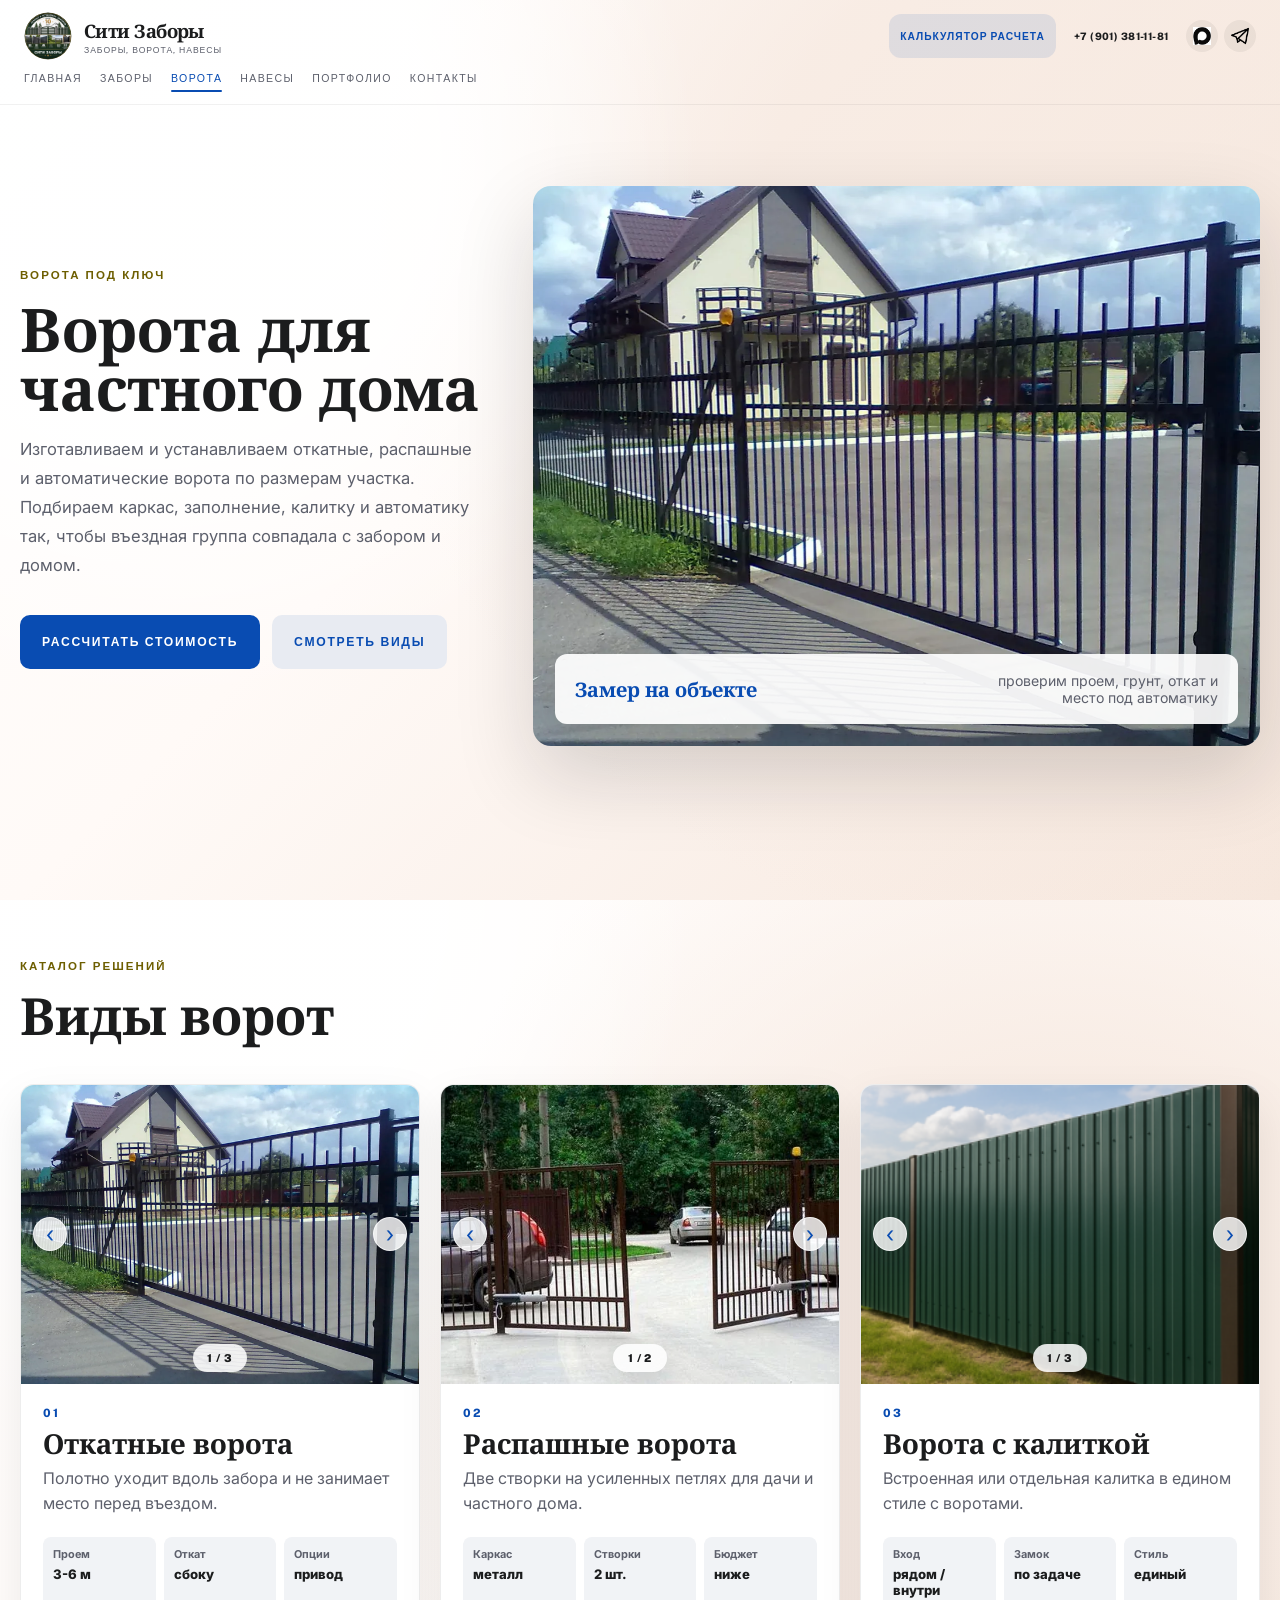
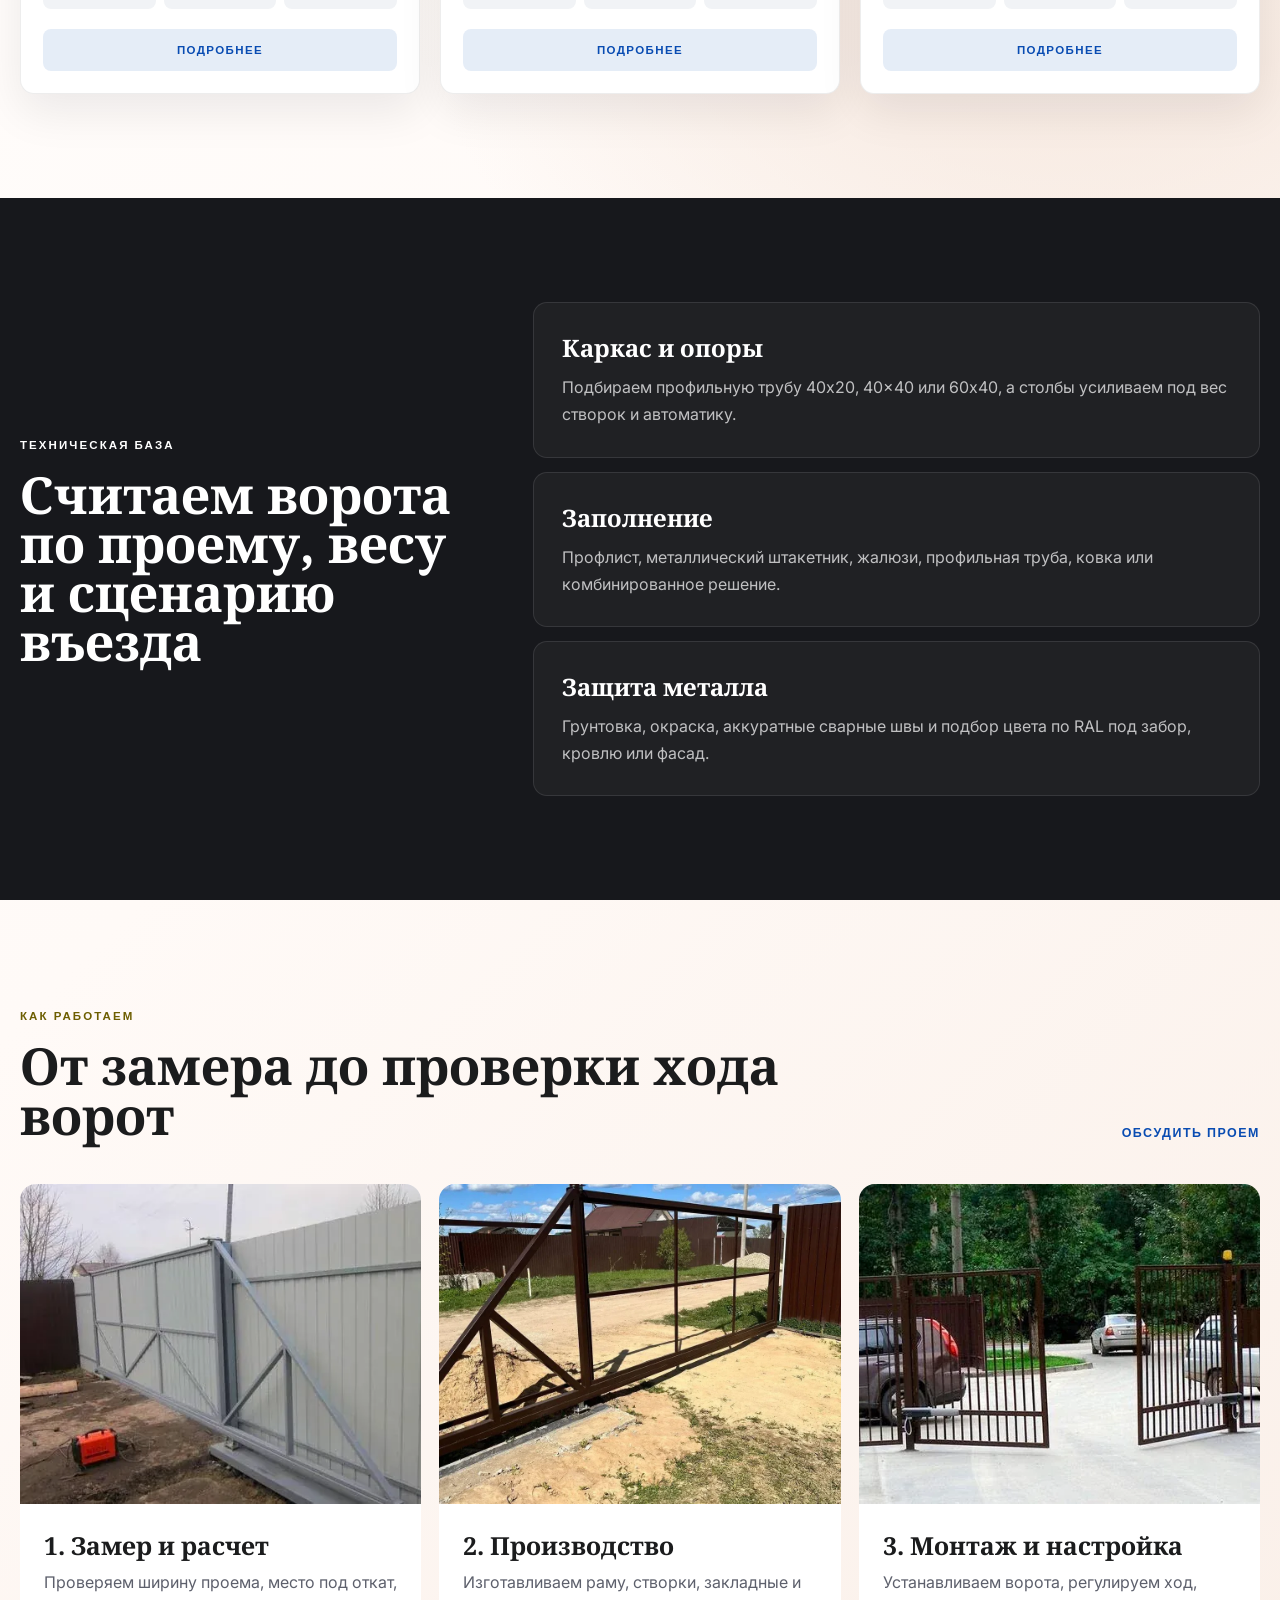
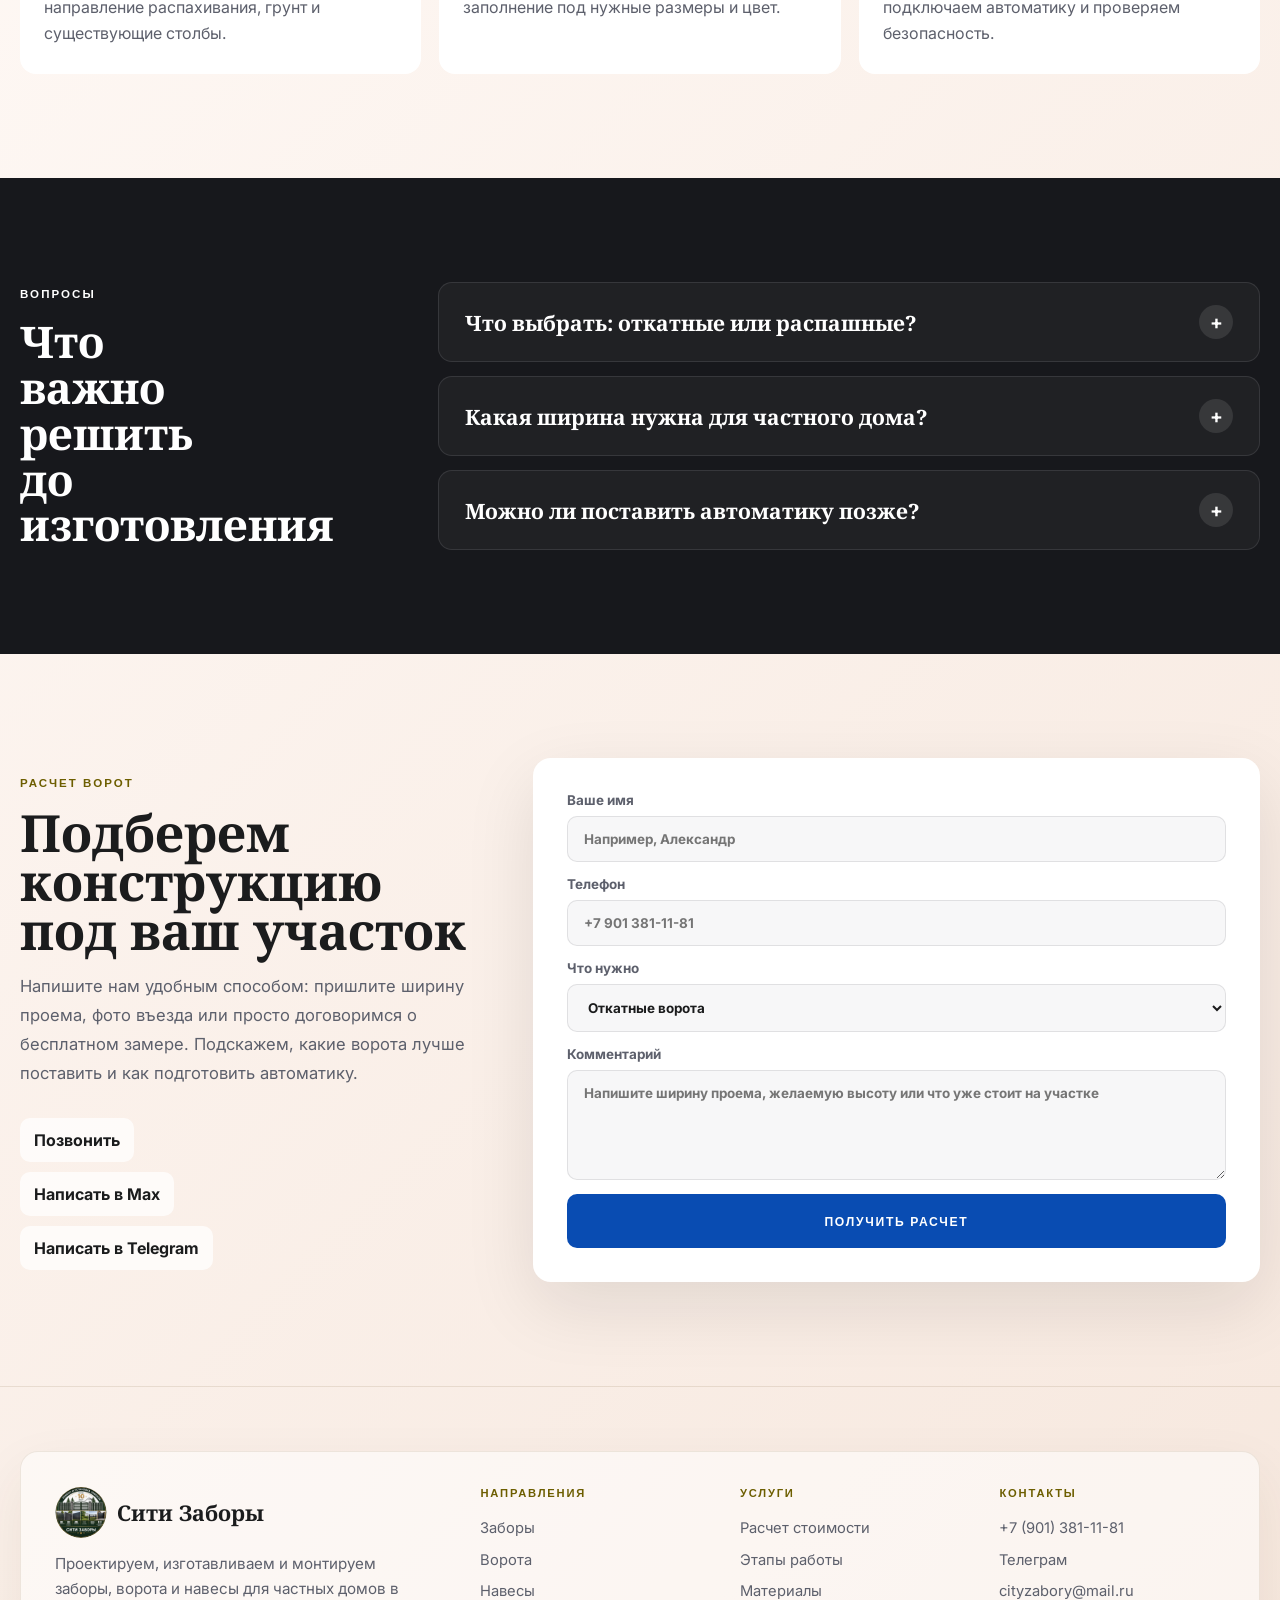
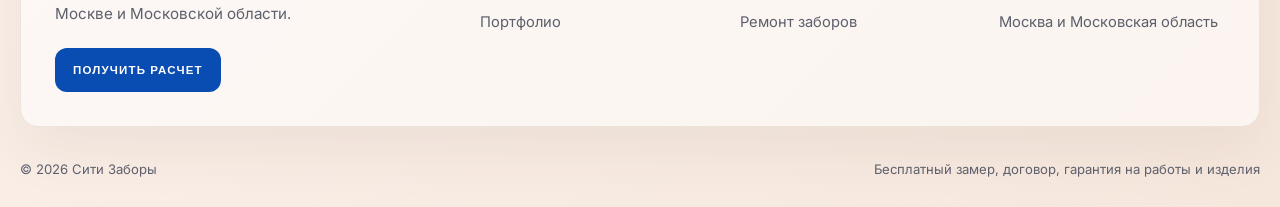
<file: city-zabor-github-upload-optimized/gates.html>
<!DOCTYPE html>
<html lang="ru">
  <head>
    <meta charset="UTF-8" />
    <meta name="viewport" content="width=device-width, initial-scale=1.0" />
    <title>Сити Заборы — ворота для частного дома под ключ</title>
    <meta
      name="description"
      content="Откатные, распашные и автоматические ворота для частного дома: изготовление, монтаж, калитки, автоматика и подбор под забор."
    />
    <link rel="preconnect" href="https://fonts.googleapis.com" />
    <link rel="preconnect" href="https://fonts.gstatic.com" crossorigin />
    <link
      href="https://fonts.googleapis.com/css2?family=Inter:wght@400;500;600;700&family=Noto+Serif:wght@400;600;700&family=Public+Sans:wght@500;600;700&display=swap"
      rel="stylesheet"
    />
    <link rel="stylesheet" href="./styles.css?v=20260618-no-quiz" />
  </head>
  <body>
    <header class="site-header">
      <div class="container header-inner">
        <a class="brand" href="./index.html">
          <span class="brand-logo-wrap">
            <img class="brand-logo" src="./assets/site-logo-new.png" alt="Логотип компании" />
          </span>
          <span class="brand-text">
            <span class="brand-title">Сити Заборы</span>
            <span class="brand-subtitle">заборы, ворота, навесы</span>
          </span>
        </a>

        <nav class="site-nav" aria-label="Основная навигация">
          <a href="./index.html">Главная</a>
          <a href="./fences.html">Заборы</a>
          <a class="is-active" href="./gates.html">Ворота</a>
          <a href="./canopies.html">Навесы</a>
          <a href="./portfolio.html">Портфолио</a>
          <a href="#gates-contact">Контакты</a>
        </nav>

        <div class="header-tools">
          <a class="header-calc" href="./index.html#calculator">Калькулятор расчета</a>
          <a class="header-phone" href="tel:+79013811181">+7 (901) 381-11-81</a>
          <div class="header-messengers" aria-label="Мессенджеры">
            <a class="messenger-link" href="tel:+79013811181" aria-label="Max">
              <img src="./assets/max-logo.webp" alt="" />
            </a>
            <a class="messenger-link messenger-link-telegram" href="tel:+79969668691" aria-label="Телеграм">
              <img src="./assets/telegram-logo.webp" alt="" />
            </a>
          </div>
          <a class="header-action" href="#gates-contact">Консультация</a>
        </div>
      </div>
    </header>

    <main class="fences-page gates-catalog-page">
      <section class="fences-hero">
        <div class="container fences-hero-grid">
          <div class="fences-hero-copy">
            <span class="fences-kicker">ворота под ключ</span>
            <h1>Ворота для частного дома</h1>
            <p>
              Изготавливаем и устанавливаем откатные, распашные и автоматические
              ворота по размерам участка. Подбираем каркас, заполнение, калитку и
              автоматику так, чтобы въездная группа совпадала с забором и домом.
            </p>
            <div class="fences-hero-actions">
              <a class="fences-button" href="#gates-contact">Рассчитать стоимость</a>
              <a class="fences-button fences-button-muted" href="#gate-types">Смотреть виды</a>
            </div>
          </div>

          <div class="fences-hero-panel">
            <img src="./assets/gates-gallery/sliding-proftruba.webp" alt="Откатные ворота для частного дома" />
            <div class="fences-hero-note">
              <strong>Замер на объекте</strong>
              <span>проверим проем, грунт, откат и место под автоматику</span>
            </div>
          </div>
        </div>
      </section>

      <section class="fences-types" id="gate-types">
        <div class="container">
          <div class="fences-section-head">
            <span class="fences-kicker">каталог решений</span>
            <h2>Виды ворот</h2>
          </div>

          <div class="fences-type-grid">
            <article class="fences-type-card" data-fence-detail="gate-sliding">
              <div class="fences-type-media">
                <img src="./assets/gates-gallery/sliding-proftruba.webp" alt="Откатные ворота" />
              </div>
              <div class="fences-type-body">
                <span class="fences-type-index">01</span>
                <h3>Откатные ворота</h3>
                <p>Полотно уходит вдоль забора и не занимает место перед въездом.</p>
                <dl class="fences-specs">
                  <div><dt>Проем</dt><dd>3-6 м</dd></div>
                  <div><dt>Откат</dt><dd>сбоку</dd></div>
                  <div><dt>Опции</dt><dd>привод</dd></div>
                </dl>
                <button class="fences-type-open" type="button">Подробнее</button>
              </div>
            </article>

            <article class="fences-type-card" data-fence-detail="gate-swing">
              <div class="fences-type-media">
                <img src="./assets/gates-gallery/swing-proftruba.webp" alt="Распашные ворота" />
              </div>
              <div class="fences-type-body">
                <span class="fences-type-index">02</span>
                <h3>Распашные ворота</h3>
                <p>Две створки на усиленных петлях для дачи и частного дома.</p>
                <dl class="fences-specs">
                  <div><dt>Каркас</dt><dd>металл</dd></div>
                  <div><dt>Створки</dt><dd>2 шт.</dd></div>
                  <div><dt>Бюджет</dt><dd>ниже</dd></div>
                </dl>
                <button class="fences-type-open" type="button">Подробнее</button>
              </div>
            </article>

            <article class="fences-type-card" data-fence-detail="gate-wicket">
              <div class="fences-type-media">
                <img src="./assets/fence-profile-gate-wicket.png" alt="Ворота с калиткой" />
              </div>
              <div class="fences-type-body">
                <span class="fences-type-index">03</span>
                <h3>Ворота с калиткой</h3>
                <p>Встроенная или отдельная калитка в едином стиле с воротами.</p>
                <dl class="fences-specs">
                  <div><dt>Вход</dt><dd>рядом / внутри</dd></div>
                  <div><dt>Замок</dt><dd>по задаче</dd></div>
                  <div><dt>Стиль</dt><dd>единый</dd></div>
                </dl>
                <button class="fences-type-open" type="button">Подробнее</button>
              </div>
            </article>

          </div>
        </div>
      </section>

      <div class="fence-detail-modal" data-fence-modal aria-hidden="true">
        <div class="fence-detail-backdrop" data-fence-close></div>
        <section class="fence-detail-panel" role="dialog" aria-modal="true" aria-labelledby="fence-detail-title" tabindex="-1">
          <button class="fence-detail-close" type="button" data-fence-close aria-label="Закрыть подробности"></button>
          <div class="fence-detail-media">
            <img data-fence-modal-image src="./assets/gates-gallery/sliding-proftruba.webp" alt="" />
            <span data-fence-modal-tag></span>
            <div class="fence-detail-thumbs" data-fence-modal-thumbs aria-label="Фотографии ворот"></div>
          </div>
          <div class="fence-detail-content">
            <span class="fences-kicker" data-fence-modal-kicker></span>
            <h2 id="fence-detail-title" data-fence-modal-title></h2>
            <p class="fence-detail-lead" data-fence-modal-lead></p>
            <p class="fence-detail-text" data-fence-modal-text></p>
            <div class="fence-detail-specs" data-fence-modal-specs></div>
            <div class="fence-detail-columns">
              <div>
                <h3>Что важно</h3>
                <ul data-fence-modal-points></ul>
              </div>
              <div>
                <h3>Входит в монтаж</h3>
                <ul data-fence-modal-included></ul>
              </div>
            </div>
            <div class="fence-detail-actions">
              <a class="fences-button" href="#gates-contact" data-fence-close>Заказать расчет</a>
              <a class="fences-button fences-button-muted" href="#gates-contact" data-fence-close>Вызвать замерщика</a>
            </div>
          </div>
        </section>
      </div>

      <section class="fences-materials">
        <div class="container fences-materials-grid">
          <div>
            <span class="fences-kicker">техническая база</span>
            <h2>Считаем ворота по проему, весу и сценарию въезда</h2>
          </div>
          <div class="fences-material-list">
            <article>
              <h3>Каркас и опоры</h3>
              <p>Подбираем профильную трубу 40x20, 40x40 или 60x40, а столбы усиливаем под вес створок и автоматику.</p>
            </article>
            <article>
              <h3>Заполнение</h3>
              <p>Профлист, металлический штакетник, жалюзи, профильная труба, ковка или комбинированное решение.</p>
            </article>
            <article>
              <h3>Защита металла</h3>
              <p>Грунтовка, окраска, аккуратные сварные швы и подбор цвета по RAL под забор, кровлю или фасад.</p>
            </article>
          </div>
        </div>
      </section>

      <section class="fences-projects">
        <div class="container">
          <div class="fences-section-head fences-section-head-row">
            <div>
              <span class="fences-kicker">как работаем</span>
              <h2>От замера до проверки хода ворот</h2>
            </div>
            <a class="fences-text-link" href="#gates-contact">Обсудить проем</a>
          </div>

          <div class="fences-project-grid">
            <article>
              <img src="./assets/gates-gallery/sliding-proflist.webp" alt="Подготовка откатных ворот" />
              <h3>1. Замер и расчет</h3>
              <p>Проверяем ширину проема, место под откат, направление распахивания, грунт и существующие столбы.</p>
            </article>
            <article>
              <img src="./assets/gate-frame.webp" alt="Каркас ворот" />
              <h3>2. Производство</h3>
              <p>Изготавливаем раму, створки, закладные и заполнение под нужные размеры и цвет.</p>
            </article>
            <article>
              <img src="./assets/gates-gallery/swing-proftruba.webp" alt="Монтаж распашных ворот" />
              <h3>3. Монтаж и настройка</h3>
              <p>Устанавливаем ворота, регулируем ход, подключаем автоматику и проверяем безопасность.</p>
            </article>
          </div>
        </div>
      </section>

      <section class="fences-materials gates-faq-section">
        <div class="container fences-materials-grid">
          <div>
            <span class="fences-kicker">вопросы</span>
            <h2>Что важно решить до изготовления</h2>
          </div>
          <div class="canopy-faq-accordion" data-canopy-faq>
            <article class="canopy-faq-item">
              <button class="canopy-faq-question" type="button" aria-expanded="false">
                <span>Что выбрать: откатные или распашные?</span>
              </button>
              <div class="canopy-faq-answer" hidden>
                <p>Откатные удобнее при нехватке места перед въездом. Распашные проще и бюджетнее, но требуют свободную зону открывания створок.</p>
              </div>
            </article>
            <article class="canopy-faq-item">
              <button class="canopy-faq-question" type="button" aria-expanded="false">
                <span>Какая ширина нужна для частного дома?</span>
              </button>
              <div class="canopy-faq-answer" hidden>
                <p>Для легкового автомобиля часто хватает 3-4 м. Если заезд под углом или нужен запас для двух машин, лучше рассматривать 4,5-6 м.</p>
              </div>
            </article>
            <article class="canopy-faq-item">
              <button class="canopy-faq-question" type="button" aria-expanded="false">
                <span>Можно ли поставить автоматику позже?</span>
              </button>
              <div class="canopy-faq-answer" hidden>
                <p>Да, если конструкция подготовлена под привод. Но выгоднее предусмотреть автоматику сразу: проще заложить крепления, электрику и безопасность.</p>
              </div>
            </article>
          </div>
        </div>
      </section>

      <section class="fences-contact" id="gates-contact">
        <div class="container fences-contact-grid">
          <div class="fences-contact-copy">
            <span class="fences-kicker">расчет ворот</span>
            <h2>Подберем конструкцию под ваш участок</h2>
            <p>
              Напишите нам удобным способом: пришлите ширину проема, фото въезда или
              просто договоримся о бесплатном замере. Подскажем, какие ворота лучше
              поставить и как подготовить автоматику.
            </p>
            <div class="fences-contact-cards">
              <a href="tel:+79013811181">Позвонить</a>
              <a href="https://web.max.ru/" target="_blank" rel="noopener">Написать в Max</a>
              <a href="tg://resolve?phone=79969668691">Написать в Telegram</a>
            </div>
          </div>

          <form class="fences-form">
            <label>
              <span>Ваше имя</span>
              <input type="text" placeholder="Например, Александр" />
            </label>
            <label>
              <span>Телефон</span>
              <input type="tel" placeholder="+7 901 381-11-81" />
            </label>
            <label>
              <span>Что нужно</span>
              <select>
                <option>Откатные ворота</option>
                <option>Распашные ворота</option>
                <option>Ворота с калиткой</option>
                <option>Нужна консультация</option>
              </select>
            </label>
            <label>
              <span>Комментарий</span>
              <textarea rows="5" placeholder="Напишите ширину проема, желаемую высоту или что уже стоит на участке"></textarea>
            </label>
            <button class="fences-button fences-button-full" type="button">Получить расчет</button>
          </form>
        </div>
      </section>

      <footer class="site-footer">
        <div class="container footer-shell">
          <div class="footer-main">
            <div class="footer-brand">
              <div class="footer-brand-row">
                <img class="footer-logo" src="./assets/site-logo-new.png" alt="Логотип компании" />
                <strong>Сити Заборы</strong>
              </div>
              <p>
                Проектируем, изготавливаем и монтируем заборы, ворота и навесы
                для частных домов в Москве и Московской области.
              </p>
              <a class="footer-cta" href="./index.html#contact">Получить расчет</a>
            </div>
            <nav class="footer-column" aria-label="Направления">
              <span>Направления</span>
              <a href="./fences.html">Заборы</a>
              <a href="./gates.html">Ворота</a>
              <a href="./canopies.html">Навесы</a>
              <a href="./portfolio.html">Портфолио</a>
            </nav>
            <nav class="footer-column" aria-label="Услуги">
              <span>Услуги</span>
              <a href="./index.html#calculator">Расчет стоимости</a>
              <a href="./index.html#process">Этапы работы</a>
              <a href="./index.html#materials-sale">Материалы</a>
              <a href="./index.html#repair">Ремонт заборов</a>
            </nav>
            <div class="footer-column">
              <span>Контакты</span>
              <a href="tel:+79013811181">+7 (901) 381-11-81</a>
              <a href="tg://resolve?phone=79969668691">Телеграм</a>
              <a href="mailto:cityzabory@mail.ru">cityzabory@mail.ru</a>
              <p>Москва и Московская область</p>
            </div>
          </div>
          <div class="footer-bottom">
            <span>© 2026 Сити Заборы</span>
            <span>Бесплатный замер, договор, гарантия на работы и изделия</span>
          </div>
        </div>
      </footer>
    </main>
    <script src="./assets/site-effects.js?v=20260618-no-quiz"></script>
  </body>
</html>
</file>
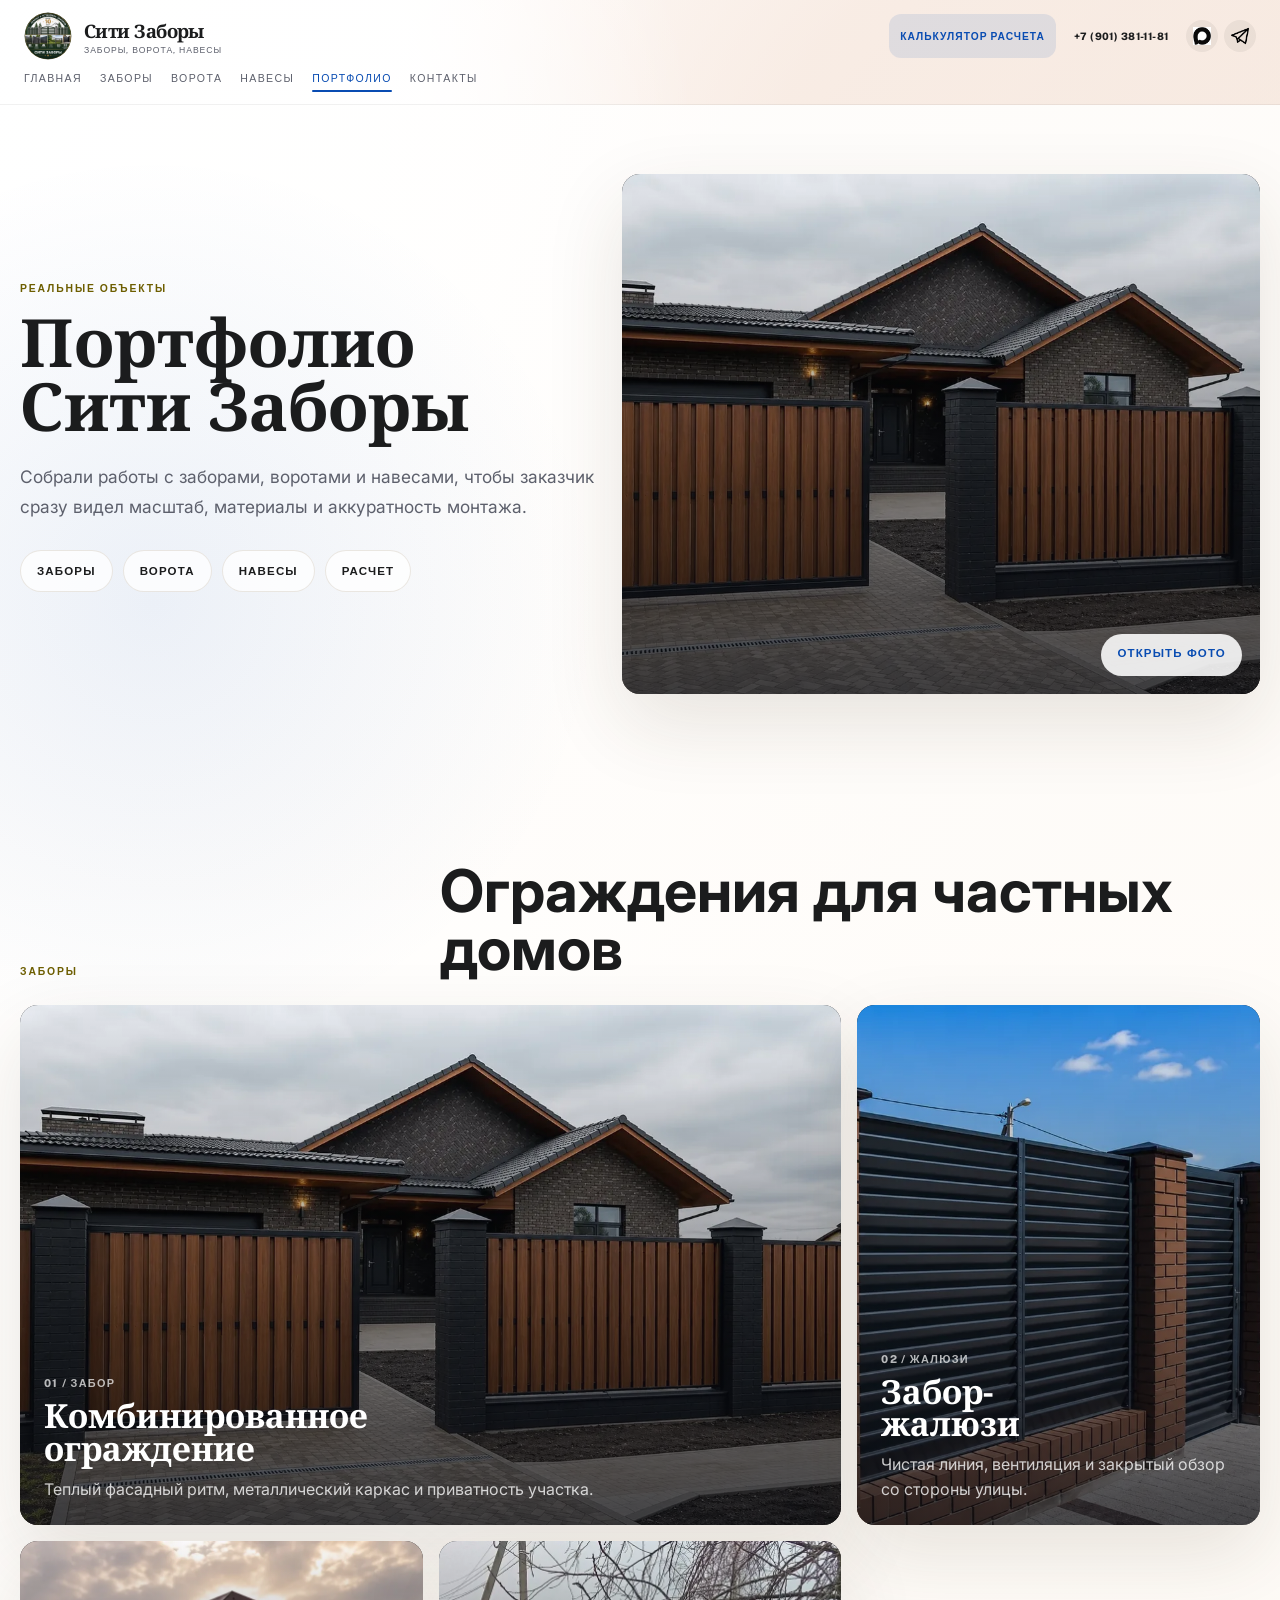
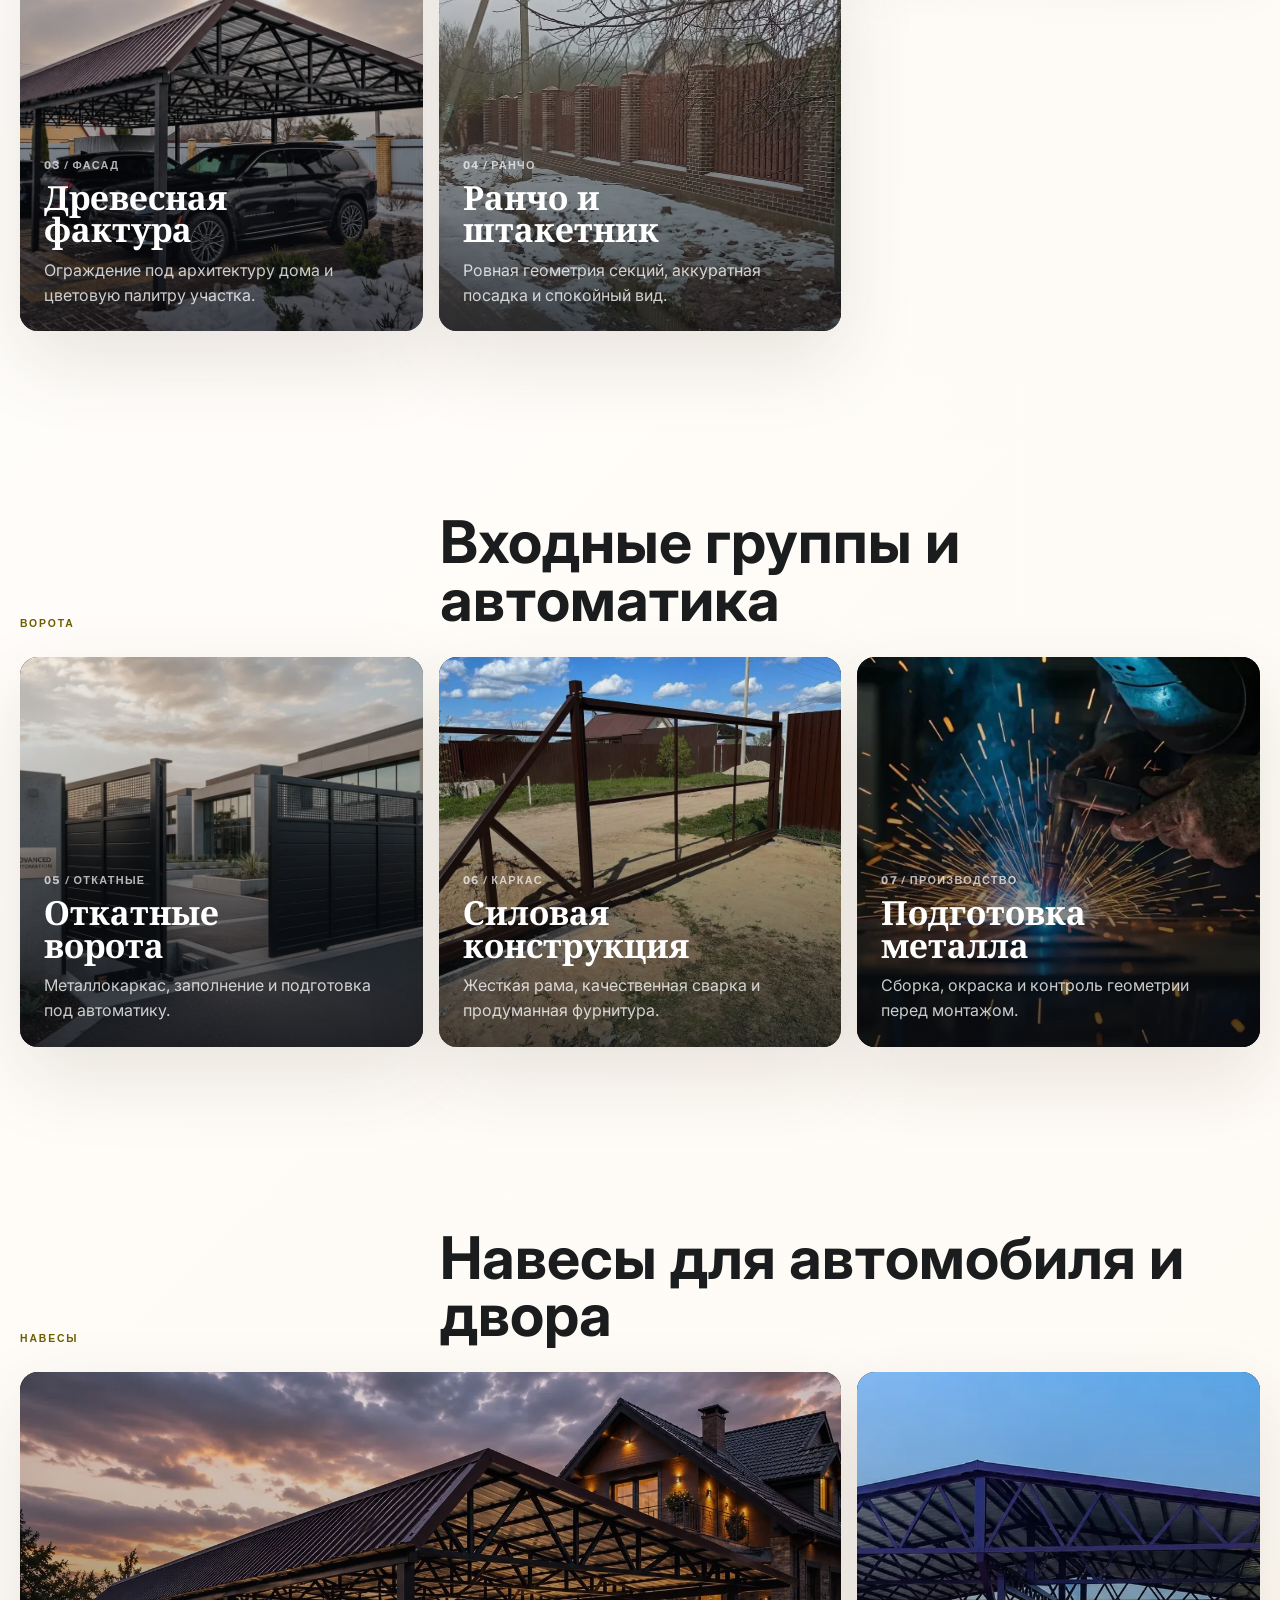
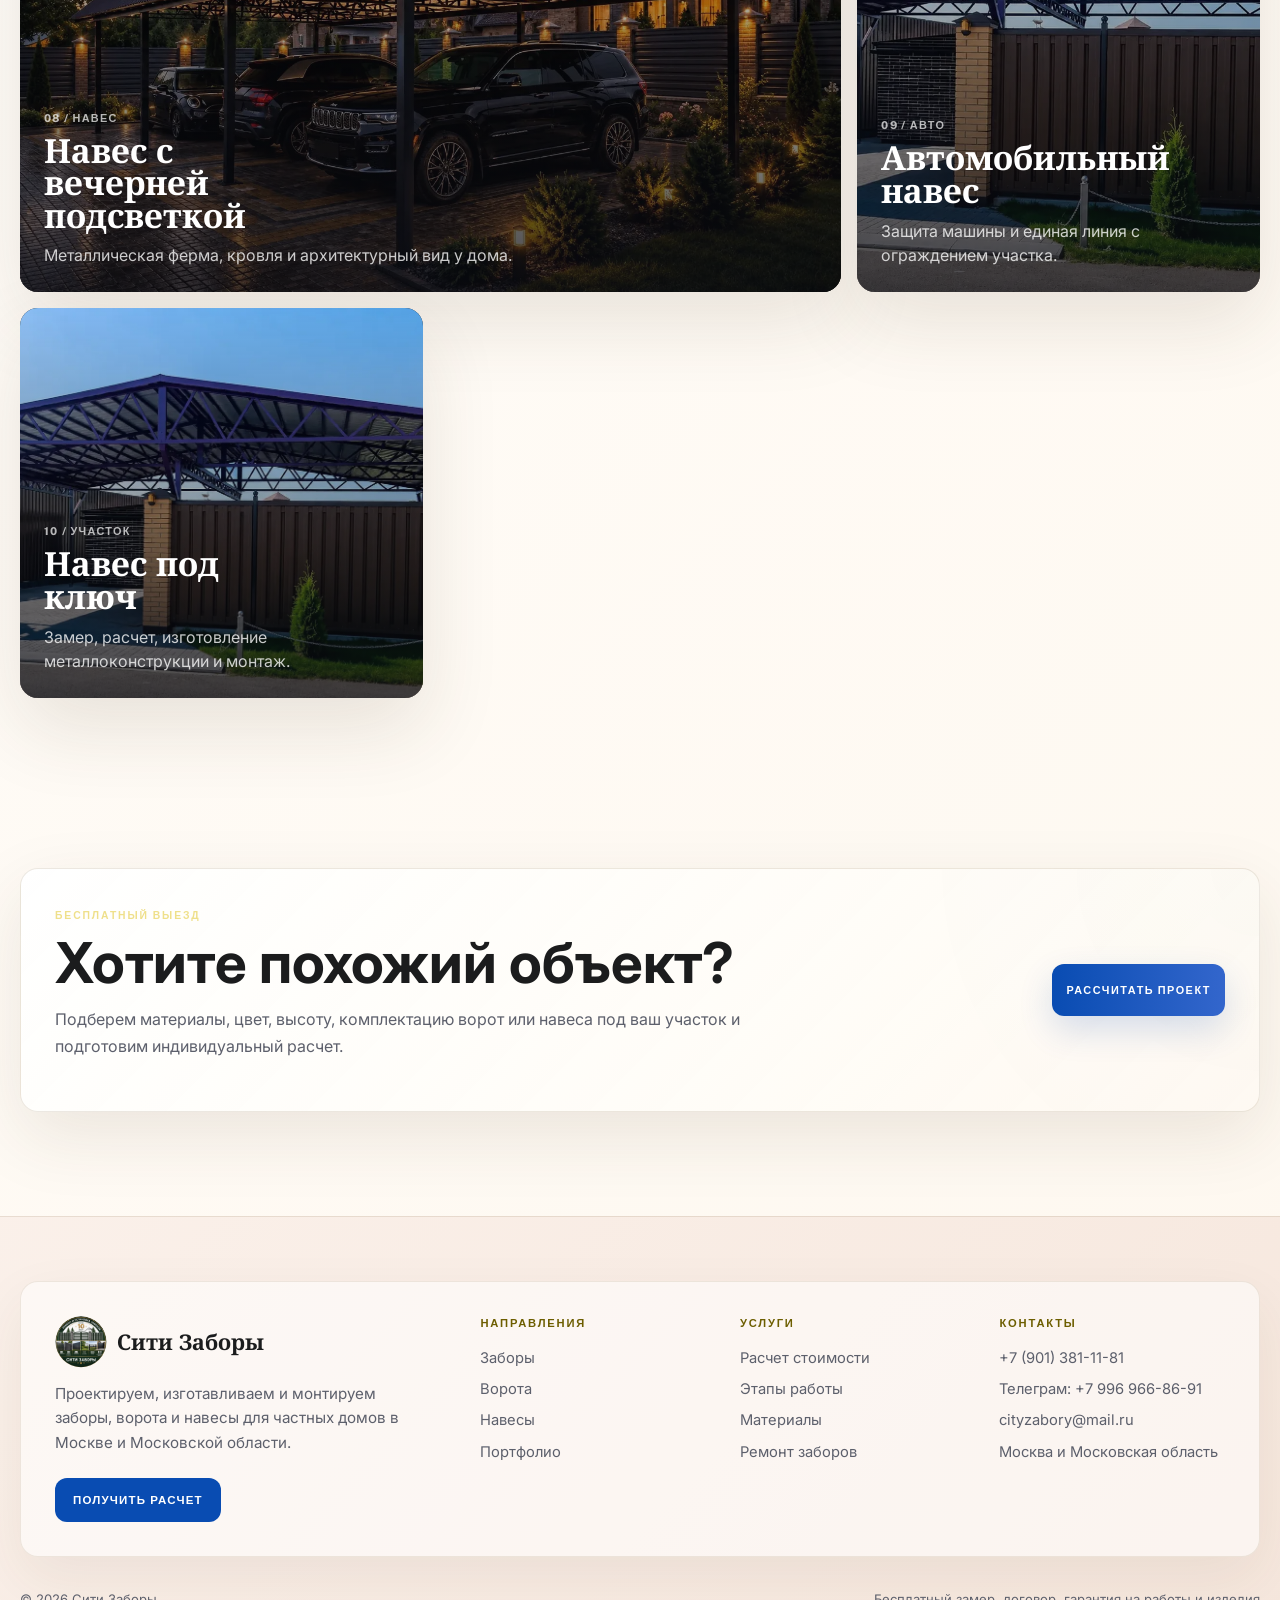
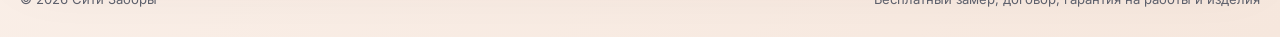
<file: city-zabor-github-upload-optimized/portfolio.html>
<!DOCTYPE html>
<html lang="ru">
  <head>
    <meta charset="UTF-8" />
    <meta name="viewport" content="width=device-width, initial-scale=1.0" />
    <title>Сити Заборы — портфолио заборов, ворот и навесов</title>
    <meta
      name="description"
      content="Портфолио Сити Заборы: реальные объекты с заборами, воротами и навесами в Москве и Московской области."
    />
    <link rel="preconnect" href="https://fonts.googleapis.com" />
    <link rel="preconnect" href="https://fonts.gstatic.com" crossorigin />
    <link
      href="https://fonts.googleapis.com/css2?family=Inter:wght@400;500;600;700&family=Noto+Serif:wght@400;600;700&family=Public+Sans:wght@500;600;700&display=swap"
      rel="stylesheet"
    />
    <link rel="stylesheet" href="./styles.css?v=20260618-no-quiz" />
  </head>
  <body>
    <header class="site-header">
      <div class="container header-inner">
        <a class="brand" href="./index.html">
          <span class="brand-logo-wrap">
            <img class="brand-logo" src="./assets/site-logo-new.png" alt="Логотип компании" />
          </span>
          <span class="brand-text">
            <span class="brand-title">Сити Заборы</span>
            <span class="brand-subtitle">заборы, ворота, навесы</span>
          </span>
        </a>

        <nav class="site-nav" aria-label="Основная навигация">
          <a href="./index.html">Главная</a>
          <a href="./fences.html">Заборы</a>
          <a href="./gates.html">Ворота</a>
          <a href="./canopies.html">Навесы</a>
          <a class="is-active" href="./portfolio.html">Портфолио</a>
          <a href="#portfolio-contact">Контакты</a>
        </nav>

        <div class="header-tools">
          <a class="header-calc" href="./index.html#calculator">Калькулятор расчета</a>
          <a class="header-phone" href="tel:+79013811181">+7 (901) 381-11-81</a>
          <div class="header-messengers" aria-label="Мессенджеры">
            <a class="messenger-link" href="tel:+79013811181" aria-label="Max">
              <img src="./assets/max-logo.webp" alt="" />
            </a>
            <a class="messenger-link messenger-link-telegram" href="tel:+79969668691" aria-label="Телеграм">
              <img src="./assets/telegram-logo.webp" alt="" />
            </a>
          </div>
          <a class="header-action" href="#portfolio-contact">Консультация</a>
        </div>
      </div>
    </header>

    <main class="portfolio-page">
      <section class="portfolio-hero">
        <div class="container portfolio-hero-grid">
          <div class="portfolio-hero-copy">
            <span class="section-label">реальные объекты</span>
            <h1>Портфолио Сити Заборы</h1>
            <p>
              Собрали работы с заборами, воротами и навесами, чтобы заказчик сразу
              видел масштаб, материалы и аккуратность монтажа.
            </p>
            <div class="portfolio-tabs" aria-label="Разделы портфолио">
              <a href="#portfolio-fences">Заборы</a>
              <a href="#portfolio-gates">Ворота</a>
              <a href="#portfolio-canopies">Навесы</a>
              <a href="#portfolio-contact">Расчет</a>
            </div>
          </div>

          <a class="portfolio-feature" href="./assets/portfolio-modern-fence.webp" target="_blank" rel="noopener">
            <img src="./assets/portfolio-modern-fence.webp" alt="Современный забор у частного дома" />
            <span>Открыть фото</span>
          </a>
        </div>
      </section>

      <section class="portfolio-section" id="portfolio-fences">
        <div class="container">
          <div class="portfolio-section-head">
            <span class="section-label">заборы</span>
            <h2>Ограждения для частных домов</h2>
          </div>

          <div class="portfolio-grid">
            <a class="portfolio-card portfolio-card-large" href="./assets/portfolio-modern-fence.webp" target="_blank" rel="noopener">
              <img src="./assets/portfolio-modern-fence.webp" alt="Комбинированный забор у современного дома" />
              <div>
                <span>01 / забор</span>
                <h3>Комбинированное ограждение</h3>
                <p>Теплый фасадный ритм, металлический каркас и приватность участка.</p>
              </div>
            </a>

            <a class="portfolio-card" href="./assets/portfolio-louver-fence.webp" target="_blank" rel="noopener">
              <img src="./assets/portfolio-louver-fence.webp" alt="Забор жалюзи с кирпичными столбами" />
              <div>
                <span>02 / жалюзи</span>
                <h3>Забор-жалюзи</h3>
                <p>Чистая линия, вентиляция и закрытый обзор со стороны улицы.</p>
              </div>
            </a>

            <a class="portfolio-card" href="./assets/portfolio-wood-fence.webp" target="_blank" rel="noopener">
              <img src="./assets/portfolio-wood-fence.webp" alt="Ограждение с древесной фактурой" />
              <div>
                <span>03 / фасад</span>
                <h3>Древесная фактура</h3>
                <p>Ограждение под архитектуру дома и цветовую палитру участка.</p>
              </div>
            </a>

            <a class="portfolio-card" href="./assets/fence-ranch.webp" target="_blank" rel="noopener">
              <img src="./assets/fence-ranch.webp" alt="Забор ранчо на участке" />
              <div>
                <span>04 / ранчо</span>
                <h3>Ранчо и штакетник</h3>
                <p>Ровная геометрия секций, аккуратная посадка и спокойный вид.</p>
              </div>
            </a>
          </div>
        </div>
      </section>

      <section class="portfolio-section portfolio-section-muted" id="portfolio-gates">
        <div class="container">
          <div class="portfolio-section-head">
            <span class="section-label">ворота</span>
            <h2>Входные группы и автоматика</h2>
          </div>

          <div class="portfolio-grid portfolio-grid-compact">
            <a class="portfolio-card" href="./assets/catalog-gates.webp" target="_blank" rel="noopener">
              <img src="./assets/catalog-gates.webp" alt="Откатные ворота у дома" />
              <div>
                <span>05 / откатные</span>
                <h3>Откатные ворота</h3>
                <p>Металлокаркас, заполнение и подготовка под автоматику.</p>
              </div>
            </a>

            <a class="portfolio-card" href="./assets/gate-frame.webp" target="_blank" rel="noopener">
              <img src="./assets/gate-frame.webp" alt="Каркас ворот" />
              <div>
                <span>06 / каркас</span>
                <h3>Силовая конструкция</h3>
                <p>Жесткая рама, качественная сварка и продуманная фурнитура.</p>
              </div>
            </a>

            <a class="portfolio-card" href="./assets/gates-welding-stitch.webp" target="_blank" rel="noopener">
              <img src="./assets/gates-welding-stitch.webp" alt="Сварочные работы" />
              <div>
                <span>07 / производство</span>
                <h3>Подготовка металла</h3>
                <p>Сборка, окраска и контроль геометрии перед монтажом.</p>
              </div>
            </a>
          </div>
        </div>
      </section>

      <section class="portfolio-section" id="portfolio-canopies">
        <div class="container">
          <div class="portfolio-section-head">
            <span class="section-label">навесы</span>
            <h2>Навесы для автомобиля и двора</h2>
          </div>

          <div class="portfolio-grid">
            <a class="portfolio-card portfolio-card-large" href="./assets/portfolio-canopy-evening.webp" target="_blank" rel="noopener">
              <img src="./assets/portfolio-canopy-evening.webp" alt="Навес для автомобилей вечером" />
              <div>
                <span>08 / навес</span>
                <h3>Навес с вечерней подсветкой</h3>
                <p>Металлическая ферма, кровля и архитектурный вид у дома.</p>
              </div>
            </a>

            <a class="portfolio-card" href="./assets/portfolio-canopy-blue.webp" target="_blank" rel="noopener">
              <img src="./assets/portfolio-canopy-blue.webp" alt="Навес для автомобиля на участке" />
              <div>
                <span>09 / авто</span>
                <h3>Автомобильный навес</h3>
                <p>Защита машины и единая линия с ограждением участка.</p>
              </div>
            </a>

            <a class="portfolio-card" href="./assets/service-canopy-main.webp" target="_blank" rel="noopener">
              <img src="./assets/service-canopy-main.webp" alt="Навес у частного дома" />
              <div>
                <span>10 / участок</span>
                <h3>Навес под ключ</h3>
                <p>Замер, расчет, изготовление металлоконструкции и монтаж.</p>
              </div>
            </a>
          </div>
        </div>
      </section>

      <section class="portfolio-contact" id="portfolio-contact">
        <div class="container portfolio-contact-inner">
          <div>
            <span class="section-label accent">бесплатный выезд</span>
            <h2>Хотите похожий объект?</h2>
            <p>
              Подберем материалы, цвет, высоту, комплектацию ворот или навеса
              под ваш участок и подготовим индивидуальный расчет.
            </p>
          </div>
          <a class="button button-primary" href="./index.html#calculator">Рассчитать проект</a>
        </div>
      </section>
    </main>

    <footer class="site-footer">
      <div class="container footer-shell">
        <div class="footer-main">
          <div class="footer-brand">
            <div class="footer-brand-row">
              <img class="footer-logo" src="./assets/site-logo-new.png" alt="Логотип компании" />
              <strong>Сити Заборы</strong>
            </div>
            <p>
              Проектируем, изготавливаем и монтируем заборы, ворота и навесы
              для частных домов в Москве и Московской области.
            </p>
            <a class="footer-cta" href="./index.html#contact">Получить расчет</a>
          </div>
          <nav class="footer-column" aria-label="Направления">
            <span>Направления</span>
            <a href="./fences.html">Заборы</a>
            <a href="./gates.html">Ворота</a>
            <a href="./canopies.html">Навесы</a>
            <a href="./portfolio.html">Портфолио</a>
          </nav>
          <nav class="footer-column" aria-label="Услуги">
            <span>Услуги</span>
            <a href="./index.html#calculator">Расчет стоимости</a>
            <a href="./index.html#process">Этапы работы</a>
            <a href="./index.html#materials-sale">Материалы</a>
            <a href="./index.html#repair">Ремонт заборов</a>
          </nav>
          <div class="footer-column">
            <span>Контакты</span>
            <a href="tel:+79013811181">+7 (901) 381-11-81</a>
            <a href="tel:+79969668691">Телеграм: +7 996 966-86-91</a>
            <a href="mailto:cityzabory@mail.ru">cityzabory@mail.ru</a>
            <p>Москва и Московская область</p>
          </div>
        </div>
        <div class="footer-bottom">
          <span>© 2026 Сити Заборы</span>
          <span>Бесплатный замер, договор, гарантия на работы и изделия</span>
        </div>
      </div>
    </footer>
    <script src="./assets/site-effects.js?v=20260618-no-quiz"></script>
  </body>
</html>
</file>
<file: styles.css>
:root {
  --background: #fffaf7;
  --surface-lowest: #ffffff;
  --surface-low: #fbf1ea;
  --surface-high: #f2e4da;
  --surface-dim: #e8d7cb;
  --surface-dark: #17181c;
  --surface-dark-soft: #202126;
  --text: #1b1c1d;
  --muted: #5d606c;
  --primary: #094cb2;
  --primary-soft: #3366cc;
  --tertiary: #6d5e00;
  --white: #ffffff;
  --cream: #f5e6dc;
  --cream-soft: #fffaf6;
  --cream-line: rgba(139, 112, 76, 0.16);
  --page-gradient:
    radial-gradient(circle at 12% 18%, rgba(255, 255, 255, 0.9) 0 18rem, transparent 34rem),
    radial-gradient(circle at 84% 28%, rgba(245, 230, 220, 0.7) 0 20rem, transparent 44rem),
    linear-gradient(135deg, #ffffff 0%, #fffaf7 42%, #f6e7dd 100%);
  --page-gradient-header: var(--page-gradient);
  --page-gradient-header-scrolled: rgba(255, 250, 247, 0.78);
  --container: 1240px;
  --radius-sm: 12px;
  --radius-md: 18px;
  --radius-lg: 28px;
}

* {
  box-sizing: border-box;
}

html {
  min-height: 100%;
  background: var(--page-gradient);
  scroll-behavior: smooth;
  overflow-x: hidden;
}

body {
  min-height: 100%;
  margin: 0;
  background: var(--page-gradient);
  background-attachment: fixed;
  color: var(--text);
  font-family: "Inter", sans-serif;
  overflow-x: hidden;
}

img {
  display: block;
  width: 100%;
  height: auto;
}

a {
  color: inherit;
  text-decoration: none;
}

button,
input,
select,
textarea {
  font: inherit;
}

.container {
  width: min(var(--container), calc(100% - 40px));
  margin: 0 auto;
}

.site-header {
  position: sticky;
  top: 0;
  z-index: 50;
  background: var(--page-gradient-header);
  background-attachment: fixed;
  backdrop-filter: none;
  border-bottom: 1px solid rgba(27, 28, 29, 0.06);
  transition: background-color 0.25s ease, box-shadow 0.25s ease, border-color 0.25s ease, backdrop-filter 0.25s ease;
}

.site-header.is-scrolled {
  background: var(--page-gradient-header-scrolled);
  background-attachment: initial;
  -webkit-backdrop-filter: blur(18px) saturate(1.18);
  backdrop-filter: blur(18px) saturate(1.18);
  border-color: rgba(9, 76, 178, 0.12);
  box-shadow: 0 18px 48px rgba(17, 18, 22, 0.1);
}

@media (min-width: 761px) {
  body {
    padding-top: 82px;
  }

  .site-header {
    position: fixed;
    right: 0;
    left: 0;
    top: 0;
  }
}

.header-inner {
  display: grid;
  grid-template-columns: auto minmax(0, 1fr) auto;
  align-items: center;
  justify-content: space-between;
  gap: clamp(22px, 1.8vw, 34px);
  padding: 14px 0;
}

.site-header .container.header-inner {
  width: min(1580px, calc(100% - 48px));
}

.brand {
  display: flex;
  align-items: center;
  gap: 12px;
  flex: 0 0 auto;
  min-width: max-content;
}

.brand-logo-wrap {
  display: grid;
  place-items: center;
  width: 60px;
  height: 60px;
  overflow: visible;
  flex: 0 0 auto;
}

.brand-logo {
  width: 100%;
  height: 100%;
  object-fit: contain;
  filter: drop-shadow(0 7px 10px rgba(17, 18, 22, 0.14));
  transition: transform 0.25s ease, filter 0.25s ease;
}

.brand:hover .brand-logo {
  filter: drop-shadow(0 8px 14px rgba(9, 76, 178, 0.18));
  transform: translateY(-1px) scale(1.03);
}

.brand-text {
  display: flex;
  flex-direction: column;
  gap: 2px;
}

.brand-title {
  font-family: "Noto Serif", serif;
  font-size: 1.28rem;
  font-weight: 700;
  letter-spacing: -0.03em;
  white-space: nowrap;
}

.brand-subtitle {
  font-family: "Public Sans", sans-serif;
  font-size: 0.58rem;
  letter-spacing: 0.13em;
  text-transform: uppercase;
  color: var(--muted);
  white-space: nowrap;
}

.site-nav {
  display: flex;
  align-items: center;
  justify-content: center;
  gap: clamp(12px, 0.9vw, 20px);
  min-width: 0;
  font-family: "Public Sans", sans-serif;
  font-size: clamp(0.62rem, 0.54vw, 0.7rem);
  letter-spacing: 0.08em;
  text-transform: uppercase;
  color: var(--muted);
  white-space: nowrap;
}

.site-nav a:hover {
  color: var(--primary);
}

.site-nav a.is-active {
  color: var(--primary);
}

.site-nav a {
  position: relative;
  transition: color 0.22s ease;
}

.site-nav a::after {
  content: "";
  position: absolute;
  left: 0;
  right: 0;
  bottom: -8px;
  height: 2px;
  border-radius: 999px;
  background: var(--primary);
  transform: scaleX(0);
  transform-origin: center;
  transition: transform 0.24s ease;
}

.site-nav a:hover::after,
.site-nav a.is-active::after {
  transform: scaleX(1);
}

.header-tools {
  display: flex;
  align-items: center;
  gap: 10px;
  min-width: 0;
  justify-content: flex-end;
  white-space: nowrap;
}

.header-calc,
.header-phone {
  display: inline-flex;
  align-items: center;
  justify-content: center;
  min-height: 44px;
  border-radius: var(--radius-sm);
  font-family: "Public Sans", sans-serif;
  font-size: clamp(0.64rem, 0.68vw, 0.72rem);
  font-weight: 800;
  letter-spacing: 0.1em;
  text-transform: uppercase;
  white-space: nowrap;
}

.header-calc {
  padding: 0 clamp(10px, 0.9vw, 14px);
  background: rgba(9, 76, 178, 0.1);
  color: var(--primary);
  transition: transform 0.22s ease, background-color 0.22s ease, box-shadow 0.22s ease;
}

.header-phone {
  padding: 0 clamp(6px, 0.75vw, 10px);
  color: var(--text);
  letter-spacing: 0.04em;
  transition: color 0.22s ease, transform 0.22s ease;
}

.header-calc:hover {
  background: rgba(9, 76, 178, 0.15);
  box-shadow: 0 10px 24px rgba(9, 76, 178, 0.12);
  transform: translateY(-1px);
}

.header-phone:hover {
  color: var(--primary);
  transform: translateY(-1px);
}

.header-messengers,
.gates-stitch-messengers {
  display: flex;
  align-items: center;
  gap: 6px;
}

.messenger-link,
.gates-stitch-messengers a {
  display: grid;
  place-items: center;
  width: 34px;
  height: 34px;
  border-radius: 999px;
  background: transparent;
  overflow: hidden;
  box-shadow: none;
  transition: transform 0.22s ease;
}

.messenger-link:hover,
.gates-stitch-messengers a:hover {
  background: transparent;
  box-shadow: none;
  transform: translateY(-2px) scale(1.04);
}

.messenger-link img,
.gates-stitch-messengers img {
  width: 18px;
  height: 18px;
  object-fit: contain;
}

.messenger-link-telegram img {
  mix-blend-mode: normal;
}

.messenger-link-mail img {
  width: 20px;
  height: 20px;
}

.header-action,
.button {
  position: relative;
  display: inline-flex;
  align-items: center;
  justify-content: center;
  min-height: 52px;
  padding: 0 clamp(14px, 1vw, 18px);
  border: 0;
  border-radius: var(--radius-sm);
  font-family: "Public Sans", sans-serif;
  font-size: clamp(0.68rem, 0.7vw, 0.74rem);
  font-weight: 700;
  letter-spacing: 0.14em;
  text-transform: uppercase;
  cursor: pointer;
  overflow: hidden;
  box-shadow: 0 14px 34px rgba(9, 76, 178, 0.16);
  transition: transform 0.2s ease, opacity 0.18s ease, background-color 0.18s ease, box-shadow 0.2s ease;
}

.header-action:hover,
.button:hover {
  box-shadow: 0 18px 44px rgba(9, 76, 178, 0.22);
  transform: translateY(-2px);
}

.header-action::after,
.button::after {
  content: "";
  position: absolute;
  inset: 0 auto 0 -120%;
  width: 70%;
  background: linear-gradient(90deg, transparent, rgba(255, 255, 255, 0.24), transparent);
  transform: skewX(-18deg);
  transition: left 0.55s ease;
}

.header-action:hover::after,
.button:hover::after {
  left: 150%;
}

.header-action,
.button-primary {
  background: linear-gradient(90deg, var(--primary), var(--primary-soft));
  color: var(--white);
}

.button-secondary {
  background: rgba(255, 255, 255, 0.14);
  color: var(--white);
}

.button-ghost {
  padding-inline: 0;
  min-height: auto;
  background: transparent;
  color: rgba(27, 28, 29, 0.45);
}

.button-full {
  width: 100%;
}

.hero {
  position: relative;
  padding: 28px 0 30px;
  overflow: visible;
}

.hero-shell {
  width: min(var(--container), calc(100% - 40px));
}

.hero-card {
  position: relative;
  min-height: clamp(520px, 63vh, 720px);
  overflow: hidden;
  border: 1px solid rgba(139, 112, 76, 0.16);
  border-radius: 24px;
  background: var(--surface-dark);
  box-shadow: 0 28px 76px rgba(24, 25, 28, 0.13);
  isolation: isolate;
}

.hero-media,
.hero-overlay,
.hero-graphics {
  position: absolute;
  inset: 0;
}

.hero-media {
  overflow: hidden;
  z-index: 0;
  border-radius: inherit;
}

.hero-track {
  position: absolute;
  inset: 0;
  width: 100%;
  height: 100%;
  overflow: hidden;
}

.hero-slide {
  position: absolute;
  inset: 0;
  width: 100%;
  height: 100%;
  object-fit: cover;
  transform: translate3d(100%, 0, 0) scale(1.03);
  filter: saturate(1.05) contrast(1.05);
  transition: transform 900ms ease;
  will-change: transform;
}

.hero-slide.is-active {
  transform: translate3d(0, 0, 0) scale(1.03);
  z-index: 2;
}

.hero-slide.is-next {
  transform: translate3d(100%, 0, 0) scale(1.03);
  z-index: 3;
}

.hero-slide.is-next.is-active {
  transform: translate3d(0, 0, 0) scale(1.03);
}

.hero-slide.is-leaving {
  transform: translate3d(-100%, 0, 0) scale(1.03);
  z-index: 2;
}

.hero-overlay {
  z-index: 2;
  pointer-events: none;
  background:
    radial-gradient(circle at 50% 50%, rgba(9, 76, 178, 0.16), transparent 42%),
    linear-gradient(180deg, rgba(3, 4, 8, 0.42), rgba(3, 4, 8, 0.52)),
    linear-gradient(90deg, rgba(3, 4, 8, 0.26), rgba(3, 4, 8, 0.08), rgba(3, 4, 8, 0.28));
}

.hero-graphics {
  z-index: 3;
  pointer-events: none;
  opacity: 0.95;
}

.hero-graphics::before {
  content: "";
  position: absolute;
  inset: 0;
  background:
    linear-gradient(90deg, rgba(255, 255, 255, 0.09) 0 1px, transparent 1px 100%),
    linear-gradient(180deg, rgba(255, 255, 255, 0.08) 0 1px, transparent 1px 100%);
  background-size: 52px 52px;
  mask-image: radial-gradient(circle at 50% 46%, black 0 28%, transparent 70%);
  opacity: 0.28;
}

.hero-wire {
  position: absolute;
  height: 2px;
  border-radius: 999px;
  background: linear-gradient(90deg, transparent, rgba(255, 255, 255, 0.46), rgba(255, 90, 31, 0.8), transparent);
  box-shadow: 0 0 28px rgba(255, 90, 31, 0.28);
  transform-origin: center;
  animation: heroWireFloat 6.5s ease-in-out infinite;
}

.hero-wire-one {
  width: min(420px, 34vw);
  top: 26%;
  right: 7%;
  transform: rotate(-12deg);
}

.hero-wire-two {
  width: min(360px, 30vw);
  left: 7%;
  bottom: 24%;
  transform: rotate(10deg);
  animation-delay: -2.4s;
}

.hero-pulse {
  position: absolute;
  width: 138px;
  height: 138px;
  border: 1px solid rgba(255, 255, 255, 0.35);
  border-radius: 999px;
  box-shadow: inset 0 0 32px rgba(255, 255, 255, 0.09), 0 0 40px rgba(9, 76, 178, 0.16);
  animation: heroPulse 4.8s ease-in-out infinite;
}

.hero-pulse-one {
  top: 18%;
  left: 12%;
}

.hero-pulse-two {
  right: 14%;
  bottom: 17%;
  width: 104px;
  height: 104px;
  animation-delay: -1.8s;
}

.hero-scan {
  position: absolute;
  inset: 0 auto 0 -35%;
  width: 28%;
  background: linear-gradient(90deg, transparent, rgba(255, 255, 255, 0.13), transparent);
  transform: skewX(-16deg);
  animation: heroScan 7s ease-in-out infinite;
}

.hero-inner {
  position: relative;
  z-index: 4;
  display: flex;
  justify-content: center;
  align-items: center;
  min-height: inherit;
  padding: clamp(74px, 9vw, 132px) clamp(20px, 5vw, 70px);
  text-align: center;
}

.hero-copy {
  max-width: 1180px;
  color: var(--white);
  animation: fadeLift 0.9s ease both;
}

.eyebrow,
.section-label {
  display: inline-flex;
  align-items: center;
  min-height: 30px;
  padding: 0 12px;
  border-radius: 999px;
  background: rgba(109, 94, 0, 0.9);
  color: var(--white);
  font-family: "Public Sans", sans-serif;
  font-size: 0.65rem;
  font-weight: 700;
  letter-spacing: 0.18em;
  text-transform: uppercase;
}

.section-label {
  background: transparent;
  color: var(--tertiary);
  padding: 0;
  min-height: auto;
}

.section-label.accent {
  color: #efe08b;
}

.hero h1,
.section-head h2,
.calculator-head h2,
.contact-copy h2 {
  margin: 0;
  font-family: "Noto Serif", serif;
  letter-spacing: -0.04em;
}

.hero h1 {
  font-family: "Public Sans", sans-serif;
  font-size: clamp(2.45rem, 4.9vw, 5.55rem);
  font-weight: 800;
  letter-spacing: 0;
  line-height: 0.96;
  max-width: min(1060px, 90vw);
  text-transform: uppercase;
  text-shadow: 0 10px 30px rgba(0, 0, 0, 0.22);
}

.hero-title-accent {
  position: relative;
  display: inline-block;
  margin: 0 0.08em;
  color: #fff4dc;
  font-family: "Marck Script", cursive;
  font-size: 1.22em;
  font-weight: 400;
  line-height: 0.72;
  text-transform: none;
  text-shadow:
    0 10px 24px rgba(0, 0, 0, 0.28),
    0 0 22px rgba(255, 90, 31, 0.34);
  transform: rotate(-3deg) translateY(0.05em);
  white-space: nowrap;
}

.hero-title-accent::after {
  content: "";
  position: absolute;
  left: -0.1em;
  right: -0.12em;
  bottom: 0.04em;
  z-index: -1;
  height: 0.28em;
  border-radius: 999px;
  background: linear-gradient(90deg, rgba(255, 90, 31, 0.1), rgba(255, 90, 31, 0.82), rgba(240, 200, 74, 0.62));
  filter: blur(0.5px);
  transform: rotate(1.5deg);
}

.hero-title-line {
  display: block;
  white-space: nowrap;
}

.hero p,
.section-head p,
.service-card-copy p,
.process-grid p,
.showcase-copy p,
.contact-copy p,
.form-note,
.calculator-head p {
  color: var(--muted);
  line-height: 1.72;
}

.hero p {
  max-width: 40ch;
  margin: 26px 0 0;
  color: rgba(255, 255, 255, 0.8);
  font-size: 1.06rem;
  text-shadow: 0 8px 24px rgba(0, 0, 0, 0.22);
}

.hero-actions {
  display: flex;
  justify-content: center;
  flex-wrap: wrap;
  gap: 14px;
  margin-top: 34px;
}

.hero .button-primary {
  background: linear-gradient(90deg, var(--primary), var(--primary-soft));
  box-shadow: 0 18px 44px rgba(9, 76, 178, 0.22);
}

.hero .button-secondary {
  border: 1px solid rgba(255, 255, 255, 0.18);
  background: rgba(255, 255, 255, 0.12);
  box-shadow: 0 18px 44px rgba(0, 0, 0, 0.12);
}

.product-strip {
  background: transparent;
  border-bottom: 0;
}

.product-strip-grid {
  display: grid;
  grid-template-columns: repeat(6, minmax(0, 1fr));
  gap: 30px;
  padding: 24px 0 28px;
}

.product-tile {
  display: grid;
  justify-items: center;
  align-content: start;
  gap: 10px;
  min-height: 126px;
  color: #101f59;
  text-align: center;
  transition: transform 0.2s ease, color 0.2s ease;
}

.product-tile:hover {
  color: var(--primary);
  transform: translateY(-3px);
}

.product-tile svg {
  width: 64px;
  height: 64px;
  fill: none;
  stroke: currentColor;
  stroke-width: 5;
  stroke-linecap: round;
  stroke-linejoin: round;
  transition: transform 0.25s ease;
}

.product-tile span {
  color: var(--text);
  font-size: clamp(0.82rem, 1.02vw, 0.98rem);
  font-weight: 800;
  line-height: 1.24;
  transition: transform 0.25s ease, color 0.25s ease;
}

.product-strip .product-tile:hover {
  box-shadow: none;
  transform: none;
}

.product-strip .product-tile:hover svg,
.product-strip .product-tile:hover span {
  color: var(--primary);
  transform: translateY(-5px);
}

.metrics {
  position: relative;
  padding: 76px 0 70px;
  background: transparent;
  overflow: hidden;
}

.metrics::before {
  content: none;
  position: absolute;
  inset: 28px max(18px, calc((100vw - var(--container)) / 2)) auto;
  height: 1px;
  background: linear-gradient(90deg, transparent, rgba(9, 76, 178, 0.28), rgba(240, 200, 74, 0.55), transparent);
  opacity: 0.8;
}

.metrics-wrap {
  display: grid;
  gap: 22px;
}

.metrics-showcase {
  position: relative;
  display: grid;
  grid-template-columns: minmax(360px, 0.86fr) minmax(0, 1fr);
  gap: clamp(24px, 4vw, 58px);
  align-items: center;
  padding: clamp(22px, 3vw, 38px);
  border: 1px solid rgba(139, 112, 76, 0.14);
  border-radius: var(--radius-md);
  background:
    linear-gradient(135deg, rgba(255, 255, 255, 0.9), rgba(255, 250, 246, 0.78)),
    radial-gradient(circle at 86% 14%, rgba(9, 76, 178, 0.14), transparent 38%);
  box-shadow: 0 24px 70px rgba(67, 51, 28, 0.08);
  isolation: isolate;
  overflow: hidden;
}

.metrics-showcase::after {
  content: "";
  position: absolute;
  inset: -40% auto -40% -42%;
  z-index: 0;
  width: 42%;
  background: linear-gradient(100deg, transparent, rgba(255, 255, 255, 0.58), transparent);
  transform: skewX(-15deg);
  animation: metricsSweep 6.4s ease-in-out infinite;
}

.metrics-media {
  position: relative;
  z-index: 1;
  min-height: clamp(330px, 31vw, 438px);
}

.metrics-media > img:not(.metrics-thumb) {
  height: clamp(330px, 31vw, 438px);
  border-radius: var(--radius-sm);
  object-fit: cover;
  box-shadow: 0 24px 52px rgba(24, 25, 28, 0.16);
}

.metrics-thumb {
  position: absolute;
  width: clamp(128px, 12vw, 178px);
  height: clamp(104px, 9vw, 138px);
  border: 6px solid var(--white);
  border-radius: 12px;
  object-fit: cover;
  box-shadow: 0 16px 38px rgba(24, 25, 28, 0.2);
}

.metrics-thumb-one {
  right: -16px;
  top: 34px;
  transform: rotate(3deg);
}

.metrics-thumb-two {
  left: 28px;
  bottom: -14px;
  transform: rotate(-3deg);
}

.metrics-badge {
  position: absolute;
  right: 18px;
  bottom: 22px;
  display: inline-flex;
  max-width: min(250px, 70%);
  min-height: 48px;
  align-items: center;
  padding: 0 16px;
  border-radius: var(--radius-sm);
  background: rgba(9, 76, 178, 0.96);
  color: var(--white);
  font-family: "Public Sans", sans-serif;
  font-size: 0.72rem;
  font-weight: 800;
  letter-spacing: 0.1em;
  line-height: 1.35;
  text-transform: uppercase;
  box-shadow: 0 18px 36px rgba(9, 76, 178, 0.25);
}

.metrics-copy {
  position: relative;
  z-index: 1;
  max-width: 640px;
}

.metrics-copy h2 {
  margin: 14px 0 0;
  color: var(--text);
  font-family: "Noto Serif", serif;
  font-size: clamp(2rem, 4.2vw, 4rem);
  line-height: 1.02;
  letter-spacing: -0.04em;
}

.metrics-copy p {
  max-width: 58ch;
  margin: 20px 0 0;
  color: var(--muted);
  font-size: 1rem;
  line-height: 1.72;
}

.metrics-proof {
  display: grid;
  grid-template-columns: repeat(3, minmax(0, 1fr));
  gap: 10px;
  margin-top: 26px;
}

.metrics-proof span {
  display: grid;
  gap: 4px;
  min-height: 96px;
  align-content: center;
  padding: 14px;
  border: 1px solid rgba(9, 76, 178, 0.11);
  border-radius: var(--radius-sm);
  background: rgba(255, 255, 255, 0.72);
  color: var(--muted);
  font-size: 0.82rem;
  line-height: 1.38;
}

.metrics-proof strong {
  color: var(--primary);
  font-family: "Noto Serif", serif;
  font-size: clamp(1.08rem, 1.45vw, 1.55rem);
  line-height: 1;
}

.materials-section {
  padding: 86px 0 44px;
}

.metrics.materials-section {
  background: transparent;
}

.metrics.materials-section::before {
  content: none;
}

.materials-section .materials-advantage {
  padding-bottom: 0;
}

.metrics-grid {
  display: grid;
  grid-template-columns: repeat(4, minmax(0, 1fr));
  gap: 14px;
}

.metric-card {
  position: relative;
  display: flex;
  flex-direction: column;
  align-items: flex-start;
  min-height: 218px;
  padding: 22px;
  border: 1px solid rgba(139, 112, 76, 0.14);
  border-radius: var(--radius-md);
  background: rgba(255, 255, 255, 0.76);
  box-shadow: 0 18px 46px rgba(67, 51, 28, 0.055);
  overflow: hidden;
  transition: transform 0.24s ease, border-color 0.24s ease, box-shadow 0.24s ease;
}

.metric-card::before {
  content: "";
  position: absolute;
  inset: 0;
  background: linear-gradient(135deg, rgba(9, 76, 178, 0.08), transparent 52%);
  opacity: 0;
  transition: opacity 0.24s ease;
}

.metric-card:hover {
  border-color: rgba(9, 76, 178, 0.2);
  box-shadow: 0 26px 64px rgba(67, 51, 28, 0.1);
  transform: translateY(-6px);
}

.metric-card:hover::before {
  opacity: 1;
}

.metric-icon {
  position: relative;
  display: grid;
  place-items: center;
  width: 54px;
  height: 54px;
  margin-bottom: 18px;
  border-radius: 14px;
  background: linear-gradient(180deg, var(--white), #f3f7ff);
  color: var(--primary);
  box-shadow:
    inset 0 0 0 1px rgba(9, 76, 178, 0.08),
    0 14px 28px rgba(9, 76, 178, 0.1);
}

.metric-icon-image img {
  width: 38px;
  height: 38px;
  object-fit: contain;
}

.metric-icon::before,
.metric-icon::after {
  content: "";
  position: absolute;
  display: block;
}

.metric-icon-image::before,
.metric-icon-image::after {
  content: none;
}

.metric-icon-calc::before {
  width: 22px;
  height: 26px;
  border: 3px solid currentColor;
  border-radius: 5px;
}

.metric-icon-calc::after {
  width: 12px;
  height: 3px;
  top: 17px;
  left: 18px;
  border-radius: 999px;
  background: currentColor;
  box-shadow: 0 8px 0 currentColor;
}

.metric-icon-measure::before {
  width: 25px;
  height: 25px;
  border: 3px solid currentColor;
  border-radius: 50%;
}

.metric-icon-measure::after {
  width: 14px;
  height: 3px;
  right: 10px;
  bottom: 11px;
  border-radius: 999px;
  background: currentColor;
  transform: rotate(45deg);
}

.metric-icon-shield::before {
  width: 24px;
  height: 28px;
  border: 3px solid currentColor;
  border-radius: 12px 12px 15px 15px;
  clip-path: polygon(50% 0, 100% 18%, 92% 72%, 50% 100%, 8% 72%, 0 18%);
}

.metric-icon-shield::after {
  width: 14px;
  height: 7px;
  border-left: 3px solid currentColor;
  border-bottom: 3px solid currentColor;
  transform: rotate(-45deg);
}

.metric-icon-time::before {
  width: 27px;
  height: 27px;
  border: 3px solid currentColor;
  border-radius: 50%;
}

.metric-icon-time::after {
  width: 11px;
  height: 11px;
  left: 23px;
  top: 15px;
  border-left: 3px solid currentColor;
  border-bottom: 3px solid currentColor;
}

.metric-card strong {
  position: relative;
  display: flex;
  align-items: center;
  min-height: 54px;
  margin-bottom: 12px;
  color: var(--primary);
  font-family: "Noto Serif", serif;
  font-size: clamp(1.2rem, 1.45vw, 1.62rem);
  font-weight: 700;
  line-height: 1.08;
  text-wrap: balance;
}

.metric-card > span:last-child {
  position: relative;
  display: block;
  max-width: 28ch;
  color: var(--muted);
  font-size: 0.92rem;
  line-height: 1.52;
  transition: color 0.25s ease;
}

.metric-card:hover > span:last-child {
  color: var(--text);
}

.materials-advantage {
  display: grid;
  grid-template-columns: minmax(0, 0.68fr) minmax(0, 1fr);
  gap: 28px;
  align-items: center;
  padding: 0 0 46px;
  text-align: left;
  border-radius: 0;
  background: transparent;
}

.materials-advantage strong {
  color: var(--primary);
  font-family: "Noto Serif", serif;
  font-size: clamp(1.5rem, 2.1vw, 2.1rem);
  line-height: 1.08;
}

.materials-copy {
  display: grid;
  gap: 18px;
}

.materials-copy span {
  max-width: 68ch;
  color: var(--muted);
  font-size: 1rem;
  line-height: 1.7;
}

.materials-logos {
  display: flex;
  flex-wrap: wrap;
  gap: 24px;
  align-items: center;
}

.materials-logos img {
  width: auto;
  max-width: 180px;
  height: 48px;
  padding: 0;
  border: 0;
  border-radius: 0;
  background: transparent;
  object-fit: contain;
  filter: drop-shadow(0 10px 16px rgba(24, 25, 28, 0.08));
}

.section {
  padding: 110px 0;
}

.services-section,
.process-section {
  background: transparent;
}

.calculator-section {
  background: transparent;
}

.showcase-section {
  display: none;
}

.section-head {
  max-width: 720px;
  margin-bottom: 42px;
}

.section-head.centered {
  margin-inline: auto;
  text-align: center;
}

.section-head h2,
.calculator-head h2,
.contact-copy h2 {
  margin-top: 14px;
  font-size: clamp(2.2rem, 5vw, 4.2rem);
  line-height: 1.02;
}

.services-grid {
  display: grid;
  grid-template-columns: repeat(12, minmax(0, 1fr));
  gap: 16px;
}

.service-card {
  position: relative;
  min-height: 320px;
  grid-column: span 4;
  overflow: hidden;
  border-radius: var(--radius-md);
  background: var(--surface-high);
  isolation: isolate;
  transition: transform 0.28s ease, box-shadow 0.28s ease, border-color 0.28s ease;
}

.service-card-large {
  grid-column: span 8;
  min-height: 420px;
}

.service-card-wide {
  grid-column: span 8;
  min-height: 320px;
}

.service-card img,
.showcase-card img {
  width: 100%;
  height: 100%;
  object-fit: cover;
  transition: transform 0.7s ease, filter 0.7s ease;
}

.service-card-diagram {
  background: var(--white);
}

.service-card-diagram img {
  padding: clamp(18px, 2vw, 34px);
  object-fit: contain;
}

.service-card-diagram::after {
  background: linear-gradient(180deg, rgba(255, 255, 255, 0) 42%, rgba(10, 12, 18, 0.72) 100%);
}

.service-card::after,
.showcase-card::after {
  content: "";
  position: absolute;
  inset: 0;
  background: linear-gradient(180deg, rgba(10, 12, 18, 0.02) 0%, rgba(10, 12, 18, 0.78) 100%);
  transition: opacity 0.35s ease;
}

.service-card-action {
  position: absolute;
  top: 18px;
  right: 18px;
  z-index: 2;
  display: inline-flex;
  align-items: center;
  gap: 8px;
  min-height: 36px;
  padding: 0 12px;
  border-radius: 999px;
  background: rgba(255, 255, 255, 0.86);
  color: var(--primary);
  font-family: "Public Sans", sans-serif;
  font-size: 0.68rem;
  font-weight: 800;
  letter-spacing: 0.08em;
  text-transform: uppercase;
  opacity: 0;
  transform: translateY(-6px);
  transition: opacity 0.25s ease, transform 0.25s ease;
}

.service-card-action::after {
  content: "→";
  font-size: 0.88rem;
}

.service-card::before,
.showcase-card::before {
  content: "";
  position: absolute;
  inset: -20%;
  background: radial-gradient(circle at top right, rgba(255, 255, 255, 0.18), transparent 28%);
  opacity: 0;
  transition: opacity 0.35s ease;
  z-index: 0;
}

.service-card:hover,
.showcase-card:hover {
  transform: translateY(-6px);
  box-shadow: 0 26px 60px rgba(27, 28, 29, 0.12);
}

.service-card:hover .service-card-action {
  opacity: 1;
  transform: translateY(0);
}

.service-card:hover img,
.showcase-card:hover img {
  transform: scale(1.04);
  filter: saturate(1.06);
}

.service-card:hover::before,
.showcase-card:hover::before {
  opacity: 1;
}

.service-card-copy,
.showcase-copy {
  position: absolute;
  inset: auto 24px 24px 24px;
  z-index: 1;
  color: var(--white);
}

.service-card-copy h3,
.process-grid h3,
.showcase-copy h3 {
  margin: 0;
  font-family: "Noto Serif", serif;
  line-height: 1.08;
}

.service-card-copy h3 {
  font-size: 1.9rem;
  max-width: 16ch;
}

.service-card-copy p,
.showcase-copy p {
  margin: 10px 0 0;
  color: rgba(255, 255, 255, 0.76);
}

.repair-section {
  background: transparent;
}

.repair-layout {
  display: grid;
  grid-template-columns: minmax(0, 1fr) minmax(320px, 0.92fr);
  gap: 22px;
  align-items: stretch;
}

.repair-copy,
.repair-types,
.repair-contact {
  border-radius: var(--radius-md);
}

.repair-copy {
  padding: 44px;
  background: #a9150c;
  color: var(--white);
}

.repair-copy .section-label {
  color: rgba(255, 255, 255, 0.78);
}

.repair-copy h2 {
  margin: 18px 0 0;
  font-family: "Noto Serif", serif;
  font-size: clamp(2.15rem, 3.15vw, 3.38rem);
  line-height: 1.02;
  letter-spacing: -0.04em;
  text-wrap: balance;
}

.repair-copy > p {
  max-width: 48ch;
  margin: 26px 0 0;
  color: rgba(255, 255, 255, 0.78);
  line-height: 1.72;
}

.repair-benefits {
  display: grid;
  gap: 16px;
  margin-top: 34px;
}

.repair-benefits article {
  display: flex;
  gap: 12px;
  align-items: flex-start;
}

.repair-benefits span {
  display: grid;
  place-items: center;
  width: 26px;
  height: 26px;
  flex: 0 0 auto;
  border-radius: 8px;
  background: rgba(255, 255, 255, 0.18);
  color: #a9ef9b;
  font-weight: 700;
}

.repair-benefits p {
  margin: 0;
  color: rgba(255, 255, 255, 0.9);
  line-height: 1.55;
}

.repair-panel {
  position: relative;
  min-height: 480px;
  overflow: hidden;
  border-radius: var(--radius-md);
  background: var(--surface-high);
}

.repair-panel img {
  width: 100%;
  height: 100%;
  object-fit: cover;
}

.repair-stat {
  position: absolute;
  top: 24px;
  right: 24px;
  z-index: 1;
  display: grid;
  min-width: 160px;
  padding: 18px;
  border-radius: 16px;
  background: rgba(255, 255, 255, 0.9);
  box-shadow: 0 18px 42px rgba(27, 28, 29, 0.12);
}

.repair-stat strong {
  color: var(--primary);
  font-family: "Noto Serif", serif;
  font-size: 2.2rem;
  line-height: 1;
}

.repair-stat span {
  margin-top: 6px;
  color: var(--muted);
  font-family: "Public Sans", sans-serif;
  font-size: 0.72rem;
  font-weight: 700;
  letter-spacing: 0.12em;
  text-transform: uppercase;
}

.repair-types {
  padding: 34px;
  background: #07114a;
  color: var(--white);
}

.repair-types h3 {
  max-width: 26ch;
  margin: 0 0 20px;
  font-family: "Noto Serif", serif;
  font-size: 1.6rem;
  line-height: 1.08;
}

.repair-types ul {
  display: grid;
  grid-template-columns: repeat(2, minmax(0, 1fr));
  gap: 10px 22px;
  margin: 0;
  padding-left: 20px;
  color: rgba(255, 255, 255, 0.86);
}

.repair-contact {
  display: flex;
  flex-direction: column;
  justify-content: space-between;
  gap: 26px;
  padding: 34px;
  background: var(--surface-lowest);
  box-shadow: inset 0 0 0 1px rgba(9, 76, 178, 0.08);
}

.repair-contact strong {
  max-width: 28ch;
  font-family: "Noto Serif", serif;
  font-size: 1.8rem;
  line-height: 1.08;
}

.repair-contact div {
  display: flex;
  flex-wrap: wrap;
  gap: 12px;
}

.repair-contact a {
  display: inline-flex;
  align-items: center;
  min-height: 44px;
  padding: 0 16px;
  border-radius: var(--radius-sm);
  background: var(--primary);
  color: var(--white);
  font-weight: 700;
}

.calculator-card {
  max-width: 1040px;
  margin: 0 auto;
  padding: 56px;
  border-radius: var(--radius-lg);
  background: var(--surface-lowest);
  box-shadow: 0 24px 70px rgba(27, 28, 29, 0.06);
  position: relative;
  overflow: hidden;
}

.calculator-card::before {
  content: "";
  position: absolute;
  inset: 0;
  background: linear-gradient(135deg, rgba(9, 76, 178, 0.05), transparent 40%, rgba(109, 94, 0, 0.05));
  pointer-events: none;
}

.calculator-head {
  text-align: center;
}

.calculator-progress {
  display: grid;
  grid-template-columns: repeat(4, minmax(0, 1fr));
  gap: 12px;
  margin-top: 30px;
}

.calculator-progress span {
  display: block;
  height: 3px;
  border-radius: 999px;
  background: var(--surface-high);
}

.calculator-progress .is-active {
  background: var(--primary);
}

.calculator-wizard {
  position: relative;
  z-index: 1;
  margin-top: 34px;
}

.calculator-step {
  display: none;
}

.calculator-step.is-active {
  display: block;
  animation: fadeLift 0.35s ease both;
}

.calculator-step h3 {
  margin: 0;
  font-family: "Noto Serif", serif;
  font-size: clamp(1.6rem, 2.6vw, 2.4rem);
  line-height: 1.08;
  text-align: center;
}

.calculator-options {
  display: grid;
  grid-template-columns: repeat(3, minmax(0, 1fr));
  gap: 16px;
  margin-top: 28px;
}

.calculator-options-media {
  grid-template-columns: repeat(4, minmax(0, 1fr));
}

.calculator-detail-group {
  display: none;
}

.calculator-detail-group.is-active {
  display: block;
}

.option-card {
  position: relative;
  display: block;
  cursor: pointer;
}

.option-card input {
  position: absolute;
  opacity: 0;
  pointer-events: none;
}

.option-card span {
  display: flex;
  align-items: center;
  justify-content: center;
  min-height: 108px;
  padding: 18px;
  border-radius: var(--radius-sm);
  background: var(--surface-lowest);
  box-shadow: inset 0 0 0 1px rgba(9, 76, 178, 0.12);
  font-weight: 600;
  text-align: center;
  transition: transform 0.22s ease, box-shadow 0.22s ease, color 0.22s ease;
}

.option-card-media span {
  display: grid;
  grid-template-rows: 138px auto;
  gap: 12px;
  min-height: 220px;
  padding: 10px;
  align-items: stretch;
  overflow: hidden;
}

.option-card-media img {
  width: 100%;
  height: 138px;
  border-radius: 10px;
  object-fit: cover;
}

.option-card-media strong {
  display: grid;
  place-items: center;
  padding: 0 8px 8px;
  color: var(--text);
  font-size: 0.95rem;
  line-height: 1.2;
}

.option-card:hover span {
  transform: translateY(-3px);
  box-shadow: inset 0 0 0 1px rgba(9, 76, 178, 0.28), 0 16px 32px rgba(27, 28, 29, 0.06);
}

.option-card input:checked + span {
  box-shadow: inset 0 0 0 2px var(--primary);
  color: var(--primary);
}

.calculator-footer {
  display: flex;
  align-items: center;
  justify-content: space-between;
  margin-top: 34px;
  position: relative;
  z-index: 1;
}

.calculator-fields {
  display: grid;
  grid-template-columns: repeat(2, minmax(0, 1fr));
  gap: 16px;
  margin-top: 28px;
}

.calculator-fields label {
  display: grid;
  gap: 8px;
  color: var(--muted);
  font-size: 0.84rem;
  font-weight: 700;
}

.calculator-fields label:last-child:nth-child(odd),
.calculator-fields label:has(textarea) {
  grid-column: 1 / -1;
}

.calculator-fields input,
.calculator-fields select,
.calculator-fields textarea {
  width: 100%;
  border: 1px solid rgba(27, 28, 29, 0.1);
  border-radius: 12px;
  background: var(--surface-low);
  color: var(--text);
  padding: 14px 16px;
  outline: none;
}

.calculator-final-text {
  max-width: 58ch;
  margin: 14px auto 0;
  color: var(--muted);
  text-align: center;
  line-height: 1.65;
}

.process-grid {
  position: relative;
  display: grid;
  grid-template-columns: repeat(5, minmax(0, 1fr));
  gap: 22px;
  isolation: isolate;
  padding-top: 0;
}

.process-grid::before {
  content: "";
  position: absolute;
  inset: -38px -28px -28px;
  z-index: -2;
  border-radius: 32px;
  background:
    radial-gradient(circle at 16% 18%, rgba(9, 76, 178, 0.12) 0 2px, transparent 3px),
    radial-gradient(circle at 42% 8%, rgba(109, 94, 0, 0.22) 0 2px, transparent 3px),
    radial-gradient(circle at 72% 22%, rgba(9, 76, 178, 0.12) 0 2px, transparent 3px),
    radial-gradient(circle at 90% 10%, rgba(109, 94, 0, 0.18) 0 1px, transparent 2px),
    radial-gradient(circle at 50% 42%, rgba(9, 76, 178, 0.08), transparent 34%),
    linear-gradient(135deg, rgba(255, 255, 255, 0.28), rgba(245, 230, 220, 0.12));
  pointer-events: none;
}

.process-route {
  position: relative;
  z-index: 3;
  height: 86px;
  margin: -8px 0 18px;
  pointer-events: none;
}

.process-route-line,
.process-route-pulse {
  position: absolute;
  left: 10%;
  right: 10%;
  top: 42px;
  height: 3px;
  border-radius: 999px;
}

.process-route-line {
  background:
    repeating-linear-gradient(90deg, rgba(9, 76, 178, 0.2) 0 12px, transparent 12px 22px),
    linear-gradient(90deg, rgba(9, 76, 178, 0.05), rgba(9, 76, 178, 0.24), rgba(9, 76, 178, 0.05));
  box-shadow: 0 0 28px rgba(9, 76, 178, 0.12);
}

.process-route-pulse {
  right: auto;
  width: 20%;
  background: linear-gradient(90deg, transparent, rgba(240, 200, 74, 0.95), var(--primary), transparent);
  box-shadow: 0 0 26px rgba(9, 76, 178, 0.26);
  animation: processRoutePulse 5.4s linear infinite;
}

.process-route-node {
  position: absolute;
  top: 42px;
  width: 18px;
  height: 18px;
  border: 4px solid #ffffff;
  border-radius: 999px;
  background: var(--primary);
  box-shadow:
    0 0 0 7px rgba(9, 76, 178, 0.08),
    0 12px 24px rgba(9, 76, 178, 0.18);
  transform: translate(-50%, -50%);
  animation: processNodeGlow 3.2s ease-in-out infinite;
}

.process-route-node-one {
  left: 10%;
}

.process-route-node-two {
  left: 30%;
  animation-delay: 0.4s;
}

.process-route-node-three {
  left: 50%;
  animation-delay: 0.8s;
}

.process-route-node-four {
  left: 70%;
  animation-delay: 1.2s;
}

.process-route-node-five {
  left: 90%;
  animation-delay: 1.6s;
}

.process-cursor {
  position: absolute;
  left: 10%;
  top: 42px;
  width: 22px;
  height: 22px;
  border: 4px solid #ffffff;
  border-radius: 999px;
  background: #f0c84a;
  box-shadow:
    0 0 0 9px rgba(240, 200, 74, 0.13),
    0 0 34px rgba(240, 200, 74, 0.52);
  transform: translate(-50%, -50%);
  animation: processCursorTravel 5.4s cubic-bezier(0.58, 0, 0.42, 1) infinite;
}

.process-particle {
  position: absolute;
  width: 5px;
  height: 5px;
  border-radius: 999px;
  background: rgba(109, 94, 0, 0.5);
  box-shadow: 0 0 18px rgba(109, 94, 0, 0.24);
  animation: processParticleFloat 6.5s ease-in-out infinite;
}

.process-particle-one {
  left: 18%;
  top: 12px;
}

.process-particle-two {
  left: 41%;
  top: 64px;
  animation-delay: -1.6s;
}

.process-particle-three {
  left: 66%;
  top: 14px;
  animation-delay: -3s;
}

.process-particle-four {
  left: 86%;
  top: 70px;
  animation-delay: -4.2s;
}

.process-grid article {
  position: relative;
  z-index: 1;
  min-height: 218px;
  padding: 24px 18px 22px;
  border: 1px solid rgba(139, 112, 76, 0.14);
  border-radius: var(--radius-md);
  background:
    linear-gradient(180deg, rgba(255, 255, 255, 0.82), rgba(255, 250, 242, 0.74)),
    radial-gradient(circle at top, rgba(9, 76, 178, 0.08), transparent 62%);
  text-align: center;
  box-shadow: 0 18px 48px rgba(67, 51, 28, 0.06);
  transition: transform 0.22s ease, box-shadow 0.22s ease, border-color 0.22s ease;
}

.process-grid article:not(:last-child)::after {
  content: "";
  position: absolute;
  top: 40px;
  right: -17px;
  z-index: 2;
  display: grid;
  place-items: center;
  width: 18px;
  height: 18px;
  border-radius: 999px;
  background:
    radial-gradient(circle, #ffffff 0 32%, var(--primary) 36% 100%);
  box-shadow:
    0 0 0 6px rgba(9, 76, 178, 0.08),
    0 10px 20px rgba(9, 76, 178, 0.18);
}

.process-grid article:hover {
  transform: translateY(-4px);
  border-color: rgba(9, 76, 178, 0.2);
  box-shadow: 0 24px 58px rgba(67, 51, 28, 0.1);
}

.process-grid span {
  display: inline-flex;
  align-items: center;
  justify-content: center;
  width: 54px;
  height: 54px;
  border-radius: 16px;
  background: linear-gradient(180deg, var(--white), #eef4ff);
  color: var(--primary);
  font-family: "Noto Serif", serif;
  font-size: 1.2rem;
  font-weight: 700;
  margin-bottom: 18px;
  box-shadow: inset 0 0 0 1px rgba(9, 76, 178, 0.08), 0 12px 24px rgba(9, 76, 178, 0.08);
}

.process-grid article:hover span {
  box-shadow:
    inset 0 0 0 1px rgba(9, 76, 178, 0.18),
    0 14px 30px rgba(9, 76, 178, 0.14),
    0 0 0 8px rgba(9, 76, 178, 0.06);
}

.process-grid h3 {
  font-size: 1.35rem;
  margin-bottom: 10px;
}

.process-summary {
  display: grid;
  grid-template-columns: 1fr 1fr auto;
  gap: 14px;
  align-items: center;
  margin-top: 22px;
  padding: 18px;
  border: 1px solid var(--cream-line);
  border-radius: var(--radius-md);
  background: rgba(255, 255, 255, 0.72);
  box-shadow: 0 18px 48px rgba(67, 51, 28, 0.06);
}

.process-summary div {
  display: grid;
  gap: 4px;
}

.process-summary strong {
  color: var(--text);
  font-family: "Noto Serif", serif;
  font-size: 1.2rem;
}

.process-summary span {
  color: var(--muted);
  line-height: 1.45;
}

.process-summary-link {
  display: inline-flex;
  align-items: center;
  justify-content: center;
  min-height: 48px;
  padding: 0 18px;
  border-radius: var(--radius-sm);
  background: var(--primary);
  color: var(--white);
  font-family: "Public Sans", sans-serif;
  font-size: 0.72rem;
  font-weight: 800;
  letter-spacing: 0.1em;
  text-transform: uppercase;
  white-space: nowrap;
  transition: transform 0.22s ease, box-shadow 0.22s ease;
}

.process-summary-link:hover {
  box-shadow: 0 16px 34px rgba(9, 76, 178, 0.2);
  transform: translateY(-2px);
}

.showcase-grid {
  display: grid;
  grid-template-columns: repeat(3, minmax(0, 1fr));
  gap: 16px;
}

.showcase-card {
  position: relative;
  min-height: 430px;
  overflow: hidden;
  border-radius: var(--radius-md);
  background: var(--surface-high);
  transition: transform 0.28s ease, box-shadow 0.28s ease;
}

.showcase-copy h3 {
  font-size: 1.7rem;
}

.portfolio-page {
  background:
    radial-gradient(circle at 12% 12%, rgba(9, 76, 178, 0.08), transparent 28rem),
    linear-gradient(135deg, rgba(255, 255, 255, 0.9), rgba(255, 250, 242, 0.9));
}

.portfolio-hero {
  padding: 92px 0 72px;
}

.portfolio-hero-grid {
  display: grid;
  grid-template-columns: minmax(0, 0.9fr) minmax(420px, 1fr);
  gap: 28px;
  align-items: center;
}

.portfolio-hero-copy h1 {
  max-width: 760px;
  margin: 14px 0 0;
  font-family: "Noto Serif", serif;
  font-size: clamp(3rem, 5.2vw, 5.8rem);
  line-height: 0.96;
  text-wrap: balance;
}

.portfolio-hero-copy p {
  max-width: 62ch;
  margin: 24px 0 0;
  color: var(--muted);
  font-size: 1.08rem;
  line-height: 1.75;
}

.portfolio-tabs {
  display: flex;
  flex-wrap: wrap;
  gap: 10px;
  margin-top: 28px;
}

.portfolio-tabs a {
  display: inline-flex;
  align-items: center;
  justify-content: center;
  min-height: 42px;
  padding: 0 16px;
  border: 1px solid var(--cream-line);
  border-radius: 999px;
  background: rgba(255, 255, 255, 0.76);
  color: var(--text);
  font-family: "Public Sans", sans-serif;
  font-size: 0.72rem;
  font-weight: 800;
  letter-spacing: 0.1em;
  text-transform: uppercase;
  transition: transform 0.22s ease, border-color 0.22s ease, color 0.22s ease;
}

.portfolio-tabs a:hover {
  border-color: rgba(9, 76, 178, 0.26);
  color: var(--primary);
  transform: translateY(-2px);
}

.portfolio-feature,
.portfolio-card {
  position: relative;
  display: block;
  overflow: hidden;
  border-radius: var(--radius-md);
  background: var(--surface-dark);
  box-shadow: 0 30px 80px rgba(67, 51, 28, 0.12);
  isolation: isolate;
}

.portfolio-feature {
  min-height: 520px;
}

.portfolio-feature img,
.portfolio-card img {
  position: absolute;
  inset: 0;
  width: 100%;
  height: 100%;
  object-fit: cover;
  transition: transform 0.7s ease, filter 0.7s ease;
}

.portfolio-feature::after,
.portfolio-card::after {
  content: "";
  position: absolute;
  inset: 0;
  z-index: 1;
  background: linear-gradient(180deg, rgba(10, 12, 18, 0.02), rgba(10, 12, 18, 0.74));
}

.portfolio-feature span {
  position: absolute;
  right: 18px;
  bottom: 18px;
  z-index: 2;
  min-height: 42px;
  padding: 12px 16px;
  border-radius: 999px;
  background: rgba(255, 255, 255, 0.88);
  color: var(--primary);
  font-family: "Public Sans", sans-serif;
  font-size: 0.72rem;
  font-weight: 800;
  letter-spacing: 0.1em;
  text-transform: uppercase;
}

.portfolio-feature:hover img,
.portfolio-card:hover img {
  filter: saturate(1.08) contrast(1.02);
  transform: scale(1.045);
}

.portfolio-section {
  padding: 86px 0;
}

.portfolio-section-muted {
  background: transparent;
}

.portfolio-section-head {
  display: flex;
  align-items: end;
  justify-content: space-between;
  gap: 28px;
  margin-bottom: 28px;
}

.portfolio-section-head h2 {
  max-width: 820px;
  margin: 10px 0 0;
  font-size: clamp(2.4rem, 4.6vw, 4.6rem);
  line-height: 0.98;
}

.portfolio-grid {
  display: grid;
  grid-template-columns: repeat(3, minmax(0, 1fr));
  gap: 16px;
}

.portfolio-card {
  min-height: 390px;
  transition: transform 0.28s ease, box-shadow 0.28s ease;
}

.portfolio-card:hover {
  box-shadow: 0 34px 86px rgba(67, 51, 28, 0.16);
  transform: translateY(-5px);
}

.portfolio-card-large {
  grid-column: span 2;
  min-height: 520px;
}

.portfolio-card div {
  position: absolute;
  left: 24px;
  right: 24px;
  bottom: 24px;
  z-index: 2;
  color: var(--white);
}

.portfolio-card span {
  display: inline-flex;
  margin-bottom: 10px;
  color: rgba(255, 255, 255, 0.7);
  font-family: "Public Sans", sans-serif;
  font-size: 0.68rem;
  font-weight: 800;
  letter-spacing: 0.12em;
  text-transform: uppercase;
}

.portfolio-card h3 {
  max-width: 13ch;
  margin: 0;
  font-family: "Noto Serif", serif;
  font-size: clamp(1.8rem, 2.6vw, 3rem);
  line-height: 0.98;
}

.portfolio-card p {
  max-width: 56ch;
  margin: 12px 0 0;
  color: rgba(255, 255, 255, 0.78);
  line-height: 1.55;
}

.portfolio-contact {
  padding: 84px 0 104px;
}

.portfolio-contact-inner {
  display: grid;
  grid-template-columns: minmax(0, 1fr) auto;
  gap: 28px;
  align-items: center;
  padding: 34px;
  border: 1px solid var(--cream-line);
  border-radius: var(--radius-md);
  background:
    linear-gradient(135deg, rgba(255, 255, 255, 0.92), rgba(255, 250, 242, 0.84)),
    radial-gradient(circle at 100% 0, rgba(9, 76, 178, 0.08), transparent 24rem);
  box-shadow: 0 24px 70px rgba(67, 51, 28, 0.1);
}

.portfolio-contact h2 {
  margin: 12px 0 0;
  font-size: clamp(2.4rem, 4.4vw, 4.4rem);
  line-height: 0.98;
}

.portfolio-contact p {
  max-width: 70ch;
  color: var(--muted);
  line-height: 1.7;
}

.contact-band {
  background: var(--surface-dark);
  color: var(--white);
  padding: 110px 0;
}

.contact-grid {
  display: grid;
  grid-template-columns: minmax(0, 0.95fr) minmax(0, 0.8fr);
  gap: 60px;
  align-items: start;
}

.contact-copy p {
  max-width: 52ch;
  color: rgba(255, 255, 255, 0.74);
}

.contact-notes {
  display: grid;
  gap: 22px;
  margin-top: 40px;
}

.contact-notes span {
  display: block;
  color: rgba(255, 255, 255, 0.48);
  font-family: "Public Sans", sans-serif;
  font-size: 0.72rem;
  letter-spacing: 0.16em;
  text-transform: uppercase;
  margin-bottom: 8px;
}

.contact-notes strong {
  font-family: "Noto Serif", serif;
  font-size: 1.3rem;
  font-weight: 600;
}

.contact-messenger-links {
  display: flex;
  flex-wrap: wrap;
  gap: 10px;
}

.contact-messenger-links a {
  display: inline-flex;
  align-items: center;
  justify-content: center;
  gap: 10px;
  min-height: 46px;
  width: 46px;
  padding: 0;
  border-radius: 999px;
  background: rgba(255, 255, 255, 0.08);
  box-shadow: inset 0 0 0 1px rgba(255, 255, 255, 0.12);
  transition: transform 0.22s ease, background-color 0.22s ease;
}

.contact-messenger-links a:hover {
  background: rgba(255, 255, 255, 0.14);
  transform: translateY(-2px);
}

.contact-messenger-links img {
  width: 24px;
  height: 24px;
  object-fit: contain;
  filter: invert(1);
}

.contact-messenger-links strong {
  font-family: "Inter", sans-serif;
  font-size: 0.98rem;
}

.contact-icon-link {
  display: inline-flex;
  align-items: center;
  gap: 10px;
}

.contact-icon-link img {
  width: 22px;
  height: 22px;
  object-fit: contain;
}

.contact-social-icon {
  display: inline-grid !important;
  place-items: center;
  width: 46px;
  min-width: 46px;
  min-height: 46px;
  padding: 0 !important;
}

.contact-social-icon img {
  width: 22px;
  height: 22px;
  object-fit: contain;
}

.contact-mail-link {
  margin-top: 2px;
  color: var(--white);
}

.contact-mail-link img {
  filter: invert(1);
}

.contact-form {
  padding: 28px;
  border-radius: 22px;
  background: var(--surface-dark-soft);
  box-shadow: inset 0 0 0 1px rgba(255, 255, 255, 0.04);
}

.contact-form label {
  display: grid;
  gap: 10px;
  margin-bottom: 16px;
}

.contact-form span {
  color: rgba(255, 255, 255, 0.66);
  font-family: "Public Sans", sans-serif;
  font-size: 0.7rem;
  letter-spacing: 0.16em;
  text-transform: uppercase;
}

.contact-form input,
.contact-form select,
.contact-form textarea {
  width: 100%;
  border: 0;
  border-radius: var(--radius-sm);
  background: #2a2b31;
  color: var(--white);
  padding: 16px 18px;
}

.contact-form textarea {
  resize: vertical;
  min-height: 140px;
}

.form-note {
  margin: 14px 0 0;
  color: rgba(255, 255, 255, 0.38);
  font-size: 0.82rem;
}

.site-footer {
  padding: 64px 0 30px;
  background: transparent;
  border-top: 1px solid rgba(139, 112, 76, 0.16);
}

.footer-shell {
  display: grid;
  gap: 34px;
}

.footer-main {
  display: grid;
  grid-template-columns: minmax(280px, 1.25fr) repeat(3, minmax(160px, 0.72fr));
  gap: 34px;
  align-items: start;
  padding: 34px;
  border: 1px solid rgba(139, 112, 76, 0.14);
  border-radius: var(--radius-md);
  background: rgba(255, 255, 255, 0.54);
  box-shadow: 0 22px 58px rgba(67, 51, 28, 0.07);
}

.footer-brand strong {
  font-family: "Noto Serif", serif;
  font-size: 1.35rem;
}

.footer-brand-row {
  display: flex;
  align-items: center;
  gap: 10px;
}

.footer-logo {
  width: 52px;
  height: 52px;
  border-radius: 50%;
  clip-path: circle(49% at 50% 50%);
  object-fit: contain;
}

.footer-brand p {
  max-width: 38ch;
  margin: 14px 0 0;
  color: var(--muted);
  font-size: 0.95rem;
  line-height: 1.62;
}

.footer-cta {
  display: inline-flex;
  align-items: center;
  justify-content: center;
  min-height: 44px;
  margin-top: 22px;
  padding: 0 18px;
  border-radius: var(--radius-sm);
  background: var(--primary);
  color: var(--white);
  font-family: "Public Sans", sans-serif;
  font-size: 0.72rem;
  font-weight: 800;
  letter-spacing: 0.1em;
  text-transform: uppercase;
  transition: transform 0.22s ease, box-shadow 0.22s ease;
}

.footer-cta:hover {
  box-shadow: 0 16px 34px rgba(9, 76, 178, 0.22);
  transform: translateY(-2px);
}

.footer-column {
  display: grid;
  gap: 10px;
  align-content: start;
}

.footer-column span {
  margin-bottom: 8px;
  color: var(--tertiary);
  font-family: "Public Sans", sans-serif;
  font-size: 0.7rem;
  font-weight: 800;
  letter-spacing: 0.16em;
  text-transform: uppercase;
}

.footer-column a,
.footer-column p {
  margin: 0;
  color: var(--muted);
  font-size: 0.92rem;
  line-height: 1.45;
  transition: color 0.2s ease, transform 0.2s ease;
}

.footer-column a:hover {
  color: var(--primary);
  transform: translateX(3px);
}

.footer-bottom {
  display: flex;
  align-items: center;
  justify-content: space-between;
  gap: 18px;
  color: var(--muted);
  font-size: 0.82rem;
}

.gates-page {
  background: transparent;
}

.editorial-hero {
  padding: 72px 0 84px;
  background: transparent;
}

.editorial-hero-layout {
  display: grid;
  grid-template-columns: minmax(0, 0.95fr) minmax(320px, 1.05fr);
  gap: 48px;
  align-items: center;
}

.editorial-copy h1,
.editorial-tech h2,
.editorial-portfolio h2,
.editorial-contact h2 {
  margin: 18px 0 0;
  font-family: "Noto Serif", serif;
  letter-spacing: -0.04em;
}

.editorial-copy h1 {
  font-size: clamp(2.8rem, 6.2vw, 4.8rem);
  line-height: 0.94;
  max-width: 8ch;
}

.editorial-copy h1 em {
  color: var(--primary);
  font-style: italic;
}

.editorial-copy p {
  max-width: 34ch;
  margin: 24px 0 0;
  color: var(--muted);
  font-size: 1.06rem;
  line-height: 1.72;
}

.editorial-panel-wrap {
  position: relative;
  min-height: 470px;
}

.editorial-panel {
  position: absolute;
  inset: 0 0 48px 0;
  overflow: hidden;
  border-radius: var(--radius-lg);
  background: var(--surface-high);
  box-shadow: 0 28px 80px rgba(27, 28, 29, 0.1);
}

.editorial-panel img {
  width: 100%;
  height: 100%;
  object-fit: cover;
  transition: transform 0.8s ease;
}

.editorial-panel:hover img {
  transform: scale(1.04);
}

.editorial-badge-card {
  position: absolute;
  left: -22px;
  bottom: 0;
  display: flex;
  align-items: center;
  gap: 14px;
  padding: 16px 18px;
  border-radius: 18px;
  background: rgba(255, 255, 255, 0.86);
  backdrop-filter: blur(20px);
  box-shadow: 0 18px 40px rgba(27, 28, 29, 0.08);
}

.editorial-badge-icon {
  display: grid;
  place-items: center;
  width: 42px;
  height: 42px;
  border-radius: 999px;
  background: rgba(9, 76, 178, 0.14);
  color: var(--primary);
  font-weight: 700;
}

.editorial-badge-card strong,
.editorial-project-copy h3,
.editorial-tech-grid h3 {
  display: block;
  font-family: "Noto Serif", serif;
}

.editorial-badge-card span {
  display: block;
  color: var(--muted);
  font-size: 0.85rem;
}

.editorial-tech {
  padding: 110px 0;
  background: transparent;
}

.editorial-tech-grid {
  display: grid;
  grid-template-columns: repeat(3, minmax(0, 1fr));
  gap: 18px;
}

.editorial-card {
  min-height: 290px;
  padding: 30px;
  border-radius: var(--radius-lg);
  background: var(--surface-lowest);
  transition: transform 0.28s ease, box-shadow 0.28s ease;
}

.editorial-card-wide {
  grid-column: span 2;
  display: flex;
  flex-direction: column;
  justify-content: space-between;
}

.editorial-card-blue {
  background: linear-gradient(180deg, var(--primary), var(--primary-soft));
  color: var(--white);
}

.editorial-card-blue p,
.editorial-card-blue li {
  color: rgba(255, 255, 255, 0.82);
}

.editorial-card-meta {
  background: var(--surface-high);
}

.editorial-card-image {
  position: relative;
  grid-column: span 2;
  min-height: 380px;
  padding: 0;
  overflow: hidden;
}

.editorial-card-image img {
  width: 100%;
  height: 100%;
  object-fit: cover;
  transition: transform 0.8s ease;
}

.editorial-card:hover {
  transform: translateY(-6px);
  box-shadow: 0 22px 48px rgba(27, 28, 29, 0.08);
}

.editorial-card-image:hover img {
  transform: scale(1.05);
}

.editorial-card-image::after {
  content: "";
  position: absolute;
  inset: 0;
  background: linear-gradient(180deg, rgba(10, 12, 18, 0.08) 0%, rgba(10, 12, 18, 0.82) 100%);
}

.editorial-card-caption {
  position: absolute;
  left: 30px;
  right: 30px;
  bottom: 26px;
  z-index: 1;
  color: var(--white);
}

.editorial-card-caption p {
  margin: 10px 0 0;
  color: rgba(255, 255, 255, 0.74);
}

.editorial-icon {
  color: var(--primary);
  font-size: 1.6rem;
  margin-bottom: 24px;
}

.editorial-tech-grid h3 {
  margin: 0 0 14px;
  font-size: 2rem;
  line-height: 1.05;
}

.editorial-tech-grid p {
  margin: 0;
  color: var(--muted);
  line-height: 1.7;
}

.editorial-logos {
  display: flex;
  gap: 18px;
  margin-top: 24px;
  opacity: 0.52;
  font-family: "Public Sans", sans-serif;
  font-weight: 700;
  letter-spacing: -0.03em;
}

.editorial-list {
  margin: 22px 0 0;
  padding-left: 18px;
  display: grid;
  gap: 10px;
}

.editorial-card-meta dl {
  margin: 18px 0 0;
}

.editorial-card-meta dl div {
  display: flex;
  justify-content: space-between;
  gap: 16px;
  padding: 12px 0;
  color: var(--muted);
}

.editorial-card-meta dt {
  font-family: "Public Sans", sans-serif;
}

.editorial-card-meta dd {
  margin: 0;
  color: var(--primary);
  font-size: 0.9rem;
  font-weight: 700;
}

.editorial-portfolio {
  padding: 110px 0;
  background: transparent;
}

.editorial-portfolio-head {
  display: flex;
  align-items: end;
  justify-content: space-between;
  gap: 20px;
  margin-bottom: 38px;
}

.editorial-link {
  color: var(--primary);
  font-weight: 700;
}

.editorial-project-grid {
  display: grid;
  grid-template-columns: repeat(3, minmax(0, 1fr));
  gap: 18px;
}

.editorial-project-card {
  overflow: hidden;
  border-radius: 20px;
  background: var(--surface-high);
  transition: transform 0.28s ease, box-shadow 0.28s ease;
}

.editorial-project-card img {
  aspect-ratio: 0.84;
  object-fit: cover;
  transition: transform 0.75s ease;
}

.editorial-project-card:hover {
  transform: translateY(-6px);
  box-shadow: 0 22px 48px rgba(27, 28, 29, 0.08);
}

.editorial-project-card:hover img {
  transform: scale(1.04);
}

.editorial-project-copy {
  padding: 18px;
}

.editorial-project-copy h3 {
  margin: 0;
  font-size: 1.15rem;
}

.editorial-project-copy p {
  margin: 6px 0 0;
  color: var(--muted);
  font-size: 0.88rem;
  text-transform: uppercase;
  letter-spacing: 0.08em;
}

.editorial-contact {
  padding: 110px 0;
  background: transparent;
}

.editorial-contact-grid {
  display: grid;
  grid-template-columns: minmax(0, 0.95fr) minmax(0, 0.85fr);
  gap: 52px;
  align-items: start;
}

.editorial-contact-copy p {
  max-width: 46ch;
  color: var(--muted);
  line-height: 1.72;
}

.editorial-contact-points {
  display: grid;
  gap: 24px;
  margin-top: 36px;
}

.editorial-contact-points strong {
  display: block;
  margin-bottom: 6px;
  color: var(--primary);
  font-family: "Noto Serif", serif;
  font-size: 1.15rem;
}

.editorial-contact-points span {
  color: var(--muted);
}

.editorial-form {
  padding: 28px;
  border-radius: 24px;
  background: var(--surface-lowest);
  box-shadow: 0 26px 70px rgba(27, 28, 29, 0.08);
}

.editorial-form-row {
  display: grid;
  grid-template-columns: 1fr 1fr;
  gap: 16px;
}

.editorial-form label {
  display: grid;
  gap: 10px;
  margin-bottom: 16px;
}

.editorial-form span {
  color: var(--muted);
  font-family: "Public Sans", sans-serif;
  font-size: 0.72rem;
  letter-spacing: 0.16em;
  text-transform: uppercase;
}

.editorial-form input,
.editorial-form select,
.editorial-form textarea {
  width: 100%;
  border: 0;
  border-radius: 14px;
  background: var(--surface-low);
  color: var(--text);
  padding: 16px 18px;
}

.editorial-form textarea {
  resize: vertical;
}

.editorial-form-note {
  margin: 14px 0 0;
  color: var(--muted);
  font-size: 0.82rem;
  line-height: 1.55;
}

.canopies-page {
  --canopies-ink: #19191b;
  --canopies-muted: #64666d;
  --canopies-line: #d7d8dc;
  --canopies-blue: #0758c9;
  --canopies-warm: #9b821d;
  background: transparent;
  color: var(--canopies-ink);
}

.canopies-hero {
  position: relative;
  min-height: 760px;
  overflow: hidden;
  background: transparent;
}

.canopies-hero-media,
.canopies-hero-shade {
  position: absolute;
  inset: 0;
}

.canopies-hero-media img {
  width: 100%;
  height: 100%;
  object-fit: cover;
  object-position: center;
  filter: saturate(0.86) contrast(0.96) brightness(1.08);
}

.canopies-hero-shade {
  background:
    linear-gradient(90deg, rgba(246, 246, 244, 0.96) 0%, rgba(246, 246, 244, 0.84) 32%, rgba(246, 246, 244, 0.2) 72%),
    linear-gradient(180deg, rgba(246, 246, 244, 0.52), rgba(246, 246, 244, 0.08) 58%, rgba(246, 246, 244, 0.62));
}

.canopies-hero-inner {
  position: relative;
  z-index: 1;
  display: flex;
  align-items: center;
  min-height: 760px;
  padding: 84px 0 110px;
}

.canopies-hero-copy {
  max-width: 530px;
}

.canopies-kicker {
  display: inline-flex;
  color: var(--canopies-warm);
  font-family: "Public Sans", sans-serif;
  font-size: 0.68rem;
  font-weight: 700;
  letter-spacing: 0.18em;
  line-height: 1.4;
  text-transform: uppercase;
}

.canopies-hero h1,
.canopies-material-copy h2,
.canopies-section-head h2,
.canopies-contact-copy h2 {
  margin: 0;
  font-family: "Noto Serif", serif;
  letter-spacing: -0.04em;
}

.canopies-hero h1 {
  margin-top: 20px;
  max-width: 8ch;
  font-size: clamp(4rem, 8.2vw, 7.4rem);
  line-height: 0.88;
}

.canopies-hero h1 em {
  display: block;
  font-style: italic;
  font-weight: 400;
}

.canopies-hero p {
  max-width: 45ch;
  margin: 30px 0 0;
  color: var(--canopies-muted);
  font-size: 1rem;
  line-height: 1.72;
}

.canopies-button {
  display: inline-flex;
  align-items: center;
  justify-content: center;
  min-height: 54px;
  margin-top: 34px;
  padding: 0 24px;
  border: 0;
  border-radius: 0;
  background: var(--canopies-blue);
  color: #ffffff;
  font-family: "Public Sans", sans-serif;
  font-size: 0.72rem;
  font-weight: 700;
  letter-spacing: 0.18em;
  text-transform: uppercase;
  cursor: pointer;
  transition: background-color 0.2s ease, transform 0.2s ease;
}

.canopies-button::after {
  content: "->";
  margin-left: 14px;
  font-size: 0.9rem;
  letter-spacing: 0;
}

.canopies-button:hover {
  transform: translateY(-2px);
  background: #064ba9;
}

.canopies-materials {
  padding: 120px 0 130px;
  background: transparent;
}

.canopies-materials-grid {
  display: grid;
  grid-template-columns: minmax(0, 0.88fr) minmax(0, 1.12fr);
  gap: 72px;
  align-items: start;
}

.canopies-material-copy h2 {
  max-width: 9ch;
  font-size: clamp(2.35rem, 4.6vw, 4.2rem);
  line-height: 0.95;
}

.canopies-material-copy > p {
  max-width: 45ch;
  margin: 30px 0 48px;
  color: var(--canopies-muted);
  line-height: 1.72;
}

.canopies-spec-list {
  display: grid;
  gap: 0;
}

.canopies-spec-list article {
  padding: 22px 0;
  border-top: 1px solid var(--canopies-line);
}

.canopies-spec-list article:last-child {
  border-bottom: 1px solid var(--canopies-line);
}

.canopies-spec-list a {
  display: flex;
  align-items: center;
  justify-content: space-between;
  gap: 18px;
  color: var(--canopies-blue);
  font-family: "Public Sans", sans-serif;
  font-size: 0.76rem;
  font-weight: 700;
  letter-spacing: 0.12em;
  text-transform: uppercase;
}

.canopies-spec-list a::after {
  content: "/";
  color: var(--canopies-blue);
}

.canopies-spec-list p {
  max-width: 43ch;
  margin: 12px 0 0;
  color: var(--canopies-muted);
  font-size: 0.9rem;
  line-height: 1.62;
}

.canopies-material-board {
  display: grid;
  grid-template-columns: repeat(2, minmax(0, 1fr));
  gap: 14px;
}

.canopies-detail-card {
  min-height: 280px;
  background: #d8d8d8;
}

.canopies-detail-photo {
  position: relative;
  overflow: hidden;
  color: #ffffff;
}

.canopies-detail-photo img {
  width: 100%;
  height: 100%;
  object-fit: cover;
  object-position: 54% 44%;
  filter: grayscale(0.68) brightness(1.02);
}

.canopies-detail-photo::after {
  content: "";
  position: absolute;
  inset: 0;
  background: linear-gradient(180deg, rgba(15, 16, 18, 0.08), rgba(15, 16, 18, 0.62));
}

.canopies-detail-photo div {
  position: absolute;
  left: 28px;
  right: 28px;
  bottom: 26px;
  z-index: 1;
}

.canopies-detail-photo strong,
.canopies-detail-text h3,
.canopies-metrics-card strong {
  display: block;
  font-family: "Noto Serif", serif;
}

.canopies-detail-photo strong {
  font-size: 1rem;
}

.canopies-detail-photo span {
  display: block;
  max-width: 22ch;
  margin-top: 8px;
  color: rgba(255, 255, 255, 0.76);
  font-size: 0.76rem;
  line-height: 1.45;
}

.canopies-detail-text {
  display: flex;
  flex-direction: column;
  align-items: center;
  justify-content: center;
  padding: 34px;
  text-align: center;
}

.canopies-mark {
  color: var(--canopies-blue);
  font-family: "Noto Serif", serif;
  font-size: 2rem;
  font-style: italic;
}

.canopies-detail-text h3 {
  max-width: 12ch;
  margin: 18px 0 0;
  font-size: 1.35rem;
  font-style: italic;
  font-weight: 400;
  line-height: 1.15;
}

.canopies-detail-text p {
  max-width: 24ch;
  margin: 18px 0 0;
  color: var(--canopies-muted);
  font-size: 0.84rem;
  line-height: 1.62;
}

.canopies-metrics-card {
  grid-column: 1 / -1;
  display: grid;
  grid-template-columns: 1.4fr repeat(3, 1fr);
  align-items: center;
  min-height: 150px;
  padding: 32px 40px;
  background: #ffffff;
}

.canopies-metrics-card div {
  min-width: 0;
}

.canopies-metrics-card strong {
  color: var(--canopies-blue);
  font-size: clamp(1.25rem, 2.2vw, 2rem);
  font-weight: 400;
  line-height: 1;
}

.canopies-metrics-card div:first-child strong {
  color: var(--canopies-ink);
  font-size: 1.45rem;
  line-height: 1.1;
}

.canopies-metrics-card span {
  display: block;
  margin-top: 10px;
  color: var(--canopies-muted);
  font-family: "Public Sans", sans-serif;
  font-size: 0.62rem;
  letter-spacing: 0.12em;
  text-transform: uppercase;
}

.canopies-scale {
  padding: 120px 0;
  background: transparent;
}

.canopies-section-head {
  text-align: center;
}

.canopies-section-head h2 {
  margin-top: 12px;
  font-size: clamp(2.2rem, 4.6vw, 4.6rem);
  line-height: 1;
}

.canopies-use-grid {
  display: grid;
  grid-template-columns: minmax(0, 1.9fr) minmax(0, 0.9fr);
  gap: 28px;
  margin-top: 70px;
}

.canopies-use-card {
  position: relative;
  min-height: 430px;
  overflow: hidden;
  background: #d9d9d9;
}

.canopies-use-card-wide {
  min-height: 430px;
}

.canopies-use-card img {
  width: 100%;
  height: 100%;
  object-fit: cover;
  transition: transform 0.7s ease;
}

.canopies-use-card-wide img {
  object-position: 48% 34%;
  filter: brightness(0.58) saturate(0.86);
}

.canopies-use-card:not(.canopies-use-card-wide) img {
  object-position: 55% center;
  filter: brightness(0.7) saturate(0.85);
}

.canopies-use-card::after {
  content: "";
  position: absolute;
  inset: 0;
  background: linear-gradient(180deg, rgba(0, 0, 0, 0), rgba(0, 0, 0, 0.48));
}

.canopies-use-card h3 {
  position: absolute;
  left: 36px;
  right: 36px;
  bottom: 36px;
  z-index: 1;
  margin: 0;
  color: #ffffff;
  font-family: "Noto Serif", serif;
  font-size: 1.7rem;
  font-weight: 400;
}

.canopies-use-card:hover img {
  transform: scale(1.04);
}

.canopies-contact {
  padding: 110px 0 120px;
  background: transparent;
}

.canopies-contact-grid {
  display: grid;
  grid-template-columns: minmax(0, 0.95fr) minmax(360px, 0.82fr);
  gap: 80px;
  align-items: start;
}

.canopies-contact-copy {
  padding-top: 12px;
}

.canopies-contact-copy h2 {
  max-width: 9ch;
  font-size: clamp(2.5rem, 4.6vw, 4.6rem);
  line-height: 0.96;
}

.canopies-contact-copy p {
  max-width: 45ch;
  margin: 28px 0 42px;
  color: var(--canopies-muted);
  line-height: 1.72;
}

.canopies-phone {
  position: relative;
  padding-left: 74px;
}

.canopies-phone::before {
  content: "tel";
  position: absolute;
  left: 0;
  top: 0;
  display: grid;
  place-items: center;
  width: 48px;
  height: 48px;
  background: #d0d5df;
  color: var(--canopies-blue);
  font-family: "Public Sans", sans-serif;
  font-size: 0.68rem;
  font-weight: 700;
  letter-spacing: 0.08em;
  text-transform: uppercase;
}

.canopies-phone span {
  display: block;
  color: var(--canopies-muted);
  font-family: "Public Sans", sans-serif;
  font-size: 0.72rem;
  letter-spacing: 0.16em;
  text-transform: uppercase;
}

.canopies-phone strong {
  display: block;
  margin-top: 8px;
  font-size: 1.1rem;
}

.canopies-phone small {
  display: block;
  max-width: 34ch;
  margin-top: 10px;
  color: var(--canopies-muted);
  line-height: 1.55;
}

.canopies-form {
  padding: 34px;
  background: #ffffff;
  box-shadow: 0 18px 54px rgba(27, 28, 29, 0.04);
}

.canopies-form label {
  display: grid;
  gap: 9px;
  margin-bottom: 18px;
}

.canopies-form span {
  color: var(--canopies-ink);
  font-family: "Public Sans", sans-serif;
  font-size: 0.68rem;
  font-weight: 700;
  letter-spacing: 0.12em;
  text-transform: uppercase;
}

.canopies-form input,
.canopies-form select,
.canopies-form textarea {
  width: 100%;
  border: 1px solid #d9dce4;
  border-radius: 0;
  background: #ffffff;
  color: var(--canopies-ink);
  padding: 15px 16px;
}

.canopies-form textarea {
  min-height: 118px;
  resize: vertical;
}

.canopies-button-full {
  width: 100%;
  margin-top: 2px;
}

.gates-stitch-page,
.gates-stitch-header,
.gates-stitch-footer {
  --gates-bg: #faf9fa;
  --gates-surface: #ffffff;
  --gates-low: #f5f3f4;
  --gates-high: #e3e2e3;
  --gates-dim: #dbdadb;
  --gates-text: #1b1c1d;
  --gates-muted: #434653;
  --gates-primary: #094cb2;
  --gates-primary-soft: #3366cc;
  --gates-tertiary: #6d5e00;
  --gates-shell: 1280px;
}

.gates-stitch-header {
  position: sticky;
  top: 0;
  z-index: 60;
  display: flex;
  align-items: center;
  justify-content: space-between;
  gap: 32px;
  min-height: 96px;
  padding: 0 48px;
  background: var(--page-gradient-header);
  background-attachment: fixed;
  color: var(--gates-text);
  backdrop-filter: none;
  box-shadow: 0 1px 18px rgba(27, 28, 29, 0.04);
}

.gates-stitch-brand {
  display: inline-flex;
  align-items: center;
  gap: 10px;
  font-family: "Noto Serif", serif;
  font-size: 1.55rem;
  font-weight: 700;
  letter-spacing: -0.04em;
}

.gates-stitch-brand img {
  width: 42px;
  height: 42px;
  object-fit: contain;
}

.gates-stitch-nav,
.gates-stitch-actions {
  display: flex;
  align-items: center;
  gap: 18px;
  color: var(--gates-muted);
  font-family: "Public Sans", sans-serif;
  font-size: 0.74rem;
  letter-spacing: 0.06em;
}

.gates-stitch-nav a {
  padding: 7px 0;
  border-bottom: 2px solid transparent;
  transition: color 0.2s ease, border-color 0.2s ease;
}

.gates-stitch-nav a:hover,
.gates-stitch-nav a.is-active,
.gates-stitch-actions a:hover {
  color: var(--gates-primary);
}

.gates-stitch-nav a.is-active {
  border-color: var(--gates-primary);
}

.gates-stitch-calc,
.gates-stitch-phone,
.gates-stitch-consult {
  display: inline-flex;
  align-items: center;
  justify-content: center;
  min-height: 36px;
  white-space: nowrap;
}

.gates-stitch-calc {
  padding: 0 14px;
  border-radius: 4px;
  background: rgba(9, 76, 178, 0.1);
  color: var(--gates-primary) !important;
  font-weight: 700;
}

.gates-stitch-phone {
  color: var(--gates-text);
  font-weight: 700;
  letter-spacing: 0.02em;
}

.gates-stitch-consult {
  padding: 0 20px;
  border-radius: 4px;
  background: var(--gates-primary);
  color: #ffffff !important;
  font-weight: 700;
}

.gates-stitch-page {
  background: transparent;
  color: var(--gates-text);
}

.gates-stitch-shell {
  width: min(var(--gates-shell), calc(100% - 96px));
  margin: 0 auto;
}

.gates-stitch-hero {
  min-height: calc(90vh - 96px);
  padding: 132px 0 138px;
  background: transparent;
}

.gates-stitch-hero-grid {
  display: grid;
  grid-template-columns: minmax(0, 0.88fr) minmax(420px, 1.12fr);
  gap: 96px;
  align-items: center;
}

.gates-stitch-kicker {
  display: inline-flex;
  color: var(--gates-tertiary);
  font-family: "Public Sans", sans-serif;
  font-size: 0.72rem;
  font-weight: 700;
  letter-spacing: 0.18em;
  text-transform: uppercase;
}

.gates-stitch-hero h1,
.gates-stitch-section-head h2,
.gates-stitch-portfolio h2,
.gates-stitch-contact-copy h2 {
  margin: 0;
  font-family: "Noto Serif", serif;
  letter-spacing: -0.04em;
}

.gates-stitch-hero h1 {
  max-width: 9.8ch;
  margin-top: 18px;
  font-size: clamp(3.3rem, 5.2vw, 5.8rem);
  line-height: 0.94;
}

.gates-stitch-hero h1 em {
  color: var(--gates-primary);
  font-style: italic;
}

.gates-stitch-hero p {
  max-width: 47ch;
  margin: 24px 0 0;
  color: var(--gates-muted);
  font-size: 1.08rem;
  line-height: 1.72;
}

.gates-stitch-button {
  display: inline-flex;
  align-items: center;
  justify-content: center;
  min-height: 56px;
  margin-top: 32px;
  padding: 0 26px;
  border: 0;
  border-radius: 6px;
  background: var(--gates-primary);
  color: #ffffff;
  font-weight: 700;
  cursor: pointer;
  transition: transform 0.18s ease, background-color 0.18s ease, box-shadow 0.18s ease;
}

.gates-stitch-button span {
  display: inline-flex;
  align-items: center;
  gap: 12px;
}

.gates-stitch-button span::after {
  content: "->";
  font-weight: 700;
}

.gates-stitch-button:hover {
  transform: translateY(-2px);
  background: #073f95;
  box-shadow: 0 16px 28px rgba(9, 76, 178, 0.18);
}

.gates-stitch-hero-media-wrap {
  position: relative;
  min-height: 520px;
}

.gates-stitch-hero-media {
  position: absolute;
  inset: 0;
  overflow: hidden;
  border-radius: 18px;
  background: var(--gates-high);
  box-shadow: 0 34px 72px rgba(27, 28, 29, 0.16);
}

.gates-stitch-hero-media img {
  width: 100%;
  height: 100%;
  object-fit: cover;
  transition: transform 0.75s ease;
}

.gates-stitch-hero-media:hover img {
  transform: scale(1.035);
}

.gates-stitch-badge {
  position: absolute;
  left: -28px;
  bottom: -28px;
  display: flex;
  align-items: center;
  gap: 16px;
  min-width: 300px;
  padding: 22px 24px;
  border-radius: 16px;
  background: rgba(255, 255, 255, 0.92);
  box-shadow: 0 20px 54px rgba(27, 28, 29, 0.12);
  backdrop-filter: blur(18px);
}

.gates-stitch-badge-icon {
  display: grid;
  place-items: center;
  width: 48px;
  height: 48px;
  border-radius: 999px;
  background: var(--gates-primary-soft);
  color: #ffffff;
  font-weight: 700;
}

.gates-stitch-badge strong {
  display: block;
  font-size: 0.96rem;
}

.gates-stitch-badge span {
  display: block;
  margin-top: 4px;
  color: var(--gates-muted);
  font-size: 0.76rem;
}

.gates-stitch-tech {
  padding: 132px 0;
  background: transparent;
}

.gates-stitch-section-head {
  max-width: 690px;
  margin-bottom: 56px;
}

.gates-stitch-section-head h2,
.gates-stitch-portfolio h2 {
  font-size: clamp(2.6rem, 4.6vw, 4.2rem);
  line-height: 1.05;
}

.gates-stitch-section-head p {
  margin: 14px 0 0;
  color: var(--gates-muted);
  line-height: 1.72;
}

.gates-stitch-bento {
  display: grid;
  grid-template-columns: repeat(3, minmax(0, 1fr));
  gap: 24px;
}

.gates-stitch-card {
  min-height: 320px;
  padding: 40px;
  border-radius: 18px;
  background: var(--gates-surface);
}

.gates-stitch-card-wide {
  grid-column: span 2;
  display: flex;
  flex-direction: column;
  justify-content: space-between;
}

.gates-stitch-card-icon {
  margin-bottom: 32px;
  color: var(--gates-primary);
  font-size: 1.8rem;
}

.gates-stitch-card h3,
.gates-stitch-workshop h3,
.gates-stitch-projects h3,
.gates-stitch-contact-points h3 {
  margin: 0;
  font-family: "Noto Serif", serif;
}

.gates-stitch-card h3 {
  font-size: 1.72rem;
}

.gates-stitch-card p {
  margin: 18px 0 0;
  color: var(--gates-muted);
  line-height: 1.72;
}

.gates-stitch-logos {
  display: flex;
  gap: 20px;
  margin-top: 36px;
  color: rgba(67, 70, 83, 0.44);
  font-family: "Public Sans", sans-serif;
  font-size: 0.88rem;
  font-weight: 700;
}

.gates-stitch-card-blue {
  background: var(--gates-primary);
  color: #ffffff;
}

.gates-stitch-card-blue .gates-stitch-card-icon,
.gates-stitch-card-blue p {
  color: rgba(255, 255, 255, 0.82);
}

.gates-stitch-card-blue ul {
  display: grid;
  gap: 12px;
  margin: 24px 0 0;
  padding: 0;
  list-style: none;
  font-size: 0.92rem;
}

.gates-stitch-card-blue li::before {
  content: "○";
  margin-right: 9px;
}

.gates-stitch-materials {
  background: var(--gates-high);
}

.gates-stitch-materials h3 {
  margin-bottom: 28px;
  font-size: 1.3rem;
}

.gates-stitch-materials dl {
  display: grid;
  gap: 26px;
  margin: 0;
}

.gates-stitch-materials dl div {
  display: flex;
  justify-content: space-between;
  gap: 18px;
  padding-bottom: 11px;
  border-bottom: 1px solid rgba(115, 119, 132, 0.22);
  font-size: 0.82rem;
}

.gates-stitch-materials dd {
  margin: 0;
  color: var(--gates-primary);
  font-size: 0.72rem;
  font-weight: 700;
  white-space: nowrap;
}

.gates-stitch-workshop {
  position: relative;
  grid-column: span 2;
  min-height: 520px;
  overflow: hidden;
  border-radius: 18px;
  background: #101216;
}

.gates-stitch-workshop img {
  width: 100%;
  height: 100%;
  object-fit: cover;
  transition: transform 0.8s ease;
}

.gates-stitch-workshop::after {
  content: "";
  position: absolute;
  inset: 0;
  background: linear-gradient(90deg, rgba(13, 14, 18, 0.78), rgba(13, 14, 18, 0.04) 62%);
}

.gates-stitch-workshop div {
  position: absolute;
  left: 40px;
  right: 40px;
  bottom: 40px;
  z-index: 1;
  color: #ffffff;
}

.gates-stitch-workshop h3 {
  font-size: 2.4rem;
}

.gates-stitch-workshop p {
  max-width: 420px;
  margin: 10px 0 0;
  color: rgba(255, 255, 255, 0.72);
  line-height: 1.55;
}

.gates-stitch-workshop:hover img {
  transform: scale(1.06);
}

.gates-stitch-portfolio {
  padding: 132px 0;
  background: transparent;
}

.gates-stitch-portfolio-head {
  display: flex;
  align-items: end;
  justify-content: space-between;
  gap: 24px;
  margin-bottom: 56px;
}

.gates-stitch-portfolio-head h2 {
  margin-top: 16px;
}

.gates-stitch-portfolio-head a {
  color: var(--gates-primary);
  font-weight: 700;
}

.gates-stitch-portfolio-head a::after {
  content: " ->";
}

.gates-stitch-projects {
  display: grid;
  grid-template-columns: repeat(3, minmax(0, 1fr));
  gap: 32px;
}

.gates-stitch-projects article {
  overflow: hidden;
  border-radius: 14px;
  background: var(--gates-high);
}

.gates-stitch-projects img {
  aspect-ratio: 1 / 1;
  object-fit: cover;
  filter: grayscale(1);
  transition: filter 0.35s ease, transform 0.7s ease;
}

.gates-stitch-projects article:hover img {
  filter: grayscale(0);
  transform: scale(1.04);
}

.gates-stitch-projects div {
  padding: 20px;
}

.gates-stitch-projects h3 {
  font-size: 1rem;
}

.gates-stitch-projects p {
  margin: 8px 0 0;
  color: var(--gates-muted);
  font-family: "Public Sans", sans-serif;
  font-size: 0.72rem;
  letter-spacing: 0.08em;
  text-transform: uppercase;
}

.gates-stitch-contact {
  padding: 132px 0;
  background: transparent;
}

.gates-stitch-contact-grid {
  display: grid;
  grid-template-columns: minmax(0, 1fr) minmax(420px, 1fr);
  gap: 88px;
  align-items: start;
}

.gates-stitch-contact-copy h2 {
  max-width: 12ch;
  font-size: clamp(3rem, 5.2vw, 5rem);
  line-height: 1.02;
}

.gates-stitch-contact-copy > p {
  max-width: 50ch;
  margin: 32px 0 48px;
  color: var(--gates-muted);
  font-size: 1.05rem;
  line-height: 1.72;
}

.gates-stitch-contact-points {
  display: grid;
  gap: 28px;
}

.gates-stitch-contact-points article {
  display: flex;
  gap: 22px;
  align-items: flex-start;
}

.gates-stitch-contact-points span {
  color: var(--gates-primary);
  font-size: 1.55rem;
}

.gates-stitch-contact-points h3 {
  font-size: 1.05rem;
}

.gates-stitch-contact-points p {
  margin: 6px 0 0;
  color: var(--gates-muted);
  font-size: 0.9rem;
}

.gates-stitch-form {
  padding: 46px;
  border-radius: 28px;
  background: var(--gates-surface);
  box-shadow: 0 28px 72px rgba(27, 28, 29, 0.12);
}

.gates-stitch-form-row {
  display: grid;
  grid-template-columns: 1fr 1fr;
  gap: 20px;
}

.gates-stitch-form label {
  display: grid;
  gap: 10px;
  margin-bottom: 20px;
}

.gates-stitch-form label span {
  color: var(--gates-muted);
  font-family: "Public Sans", sans-serif;
  font-size: 0.68rem;
  font-weight: 700;
  letter-spacing: 0.12em;
  text-transform: uppercase;
}

.gates-stitch-form input,
.gates-stitch-form select,
.gates-stitch-form textarea {
  width: 100%;
  border: 0;
  border-radius: 12px;
  background: var(--gates-low);
  color: var(--gates-text);
  padding: 16px 18px;
  outline: none;
}

.gates-stitch-form input:focus,
.gates-stitch-form select:focus,
.gates-stitch-form textarea:focus {
  box-shadow: 0 0 0 2px var(--gates-primary);
}

.gates-stitch-form textarea {
  resize: vertical;
}

.gates-stitch-button-full {
  width: 100%;
  min-height: 60px;
  margin-top: 4px;
}

.gates-stitch-form > p {
  margin: 20px 0 0;
  color: var(--gates-muted);
  font-size: 0.68rem;
  letter-spacing: 0.08em;
  line-height: 1.7;
  text-align: center;
  text-transform: uppercase;
}

.gates-stitch-footer {
  display: grid;
  grid-template-columns: minmax(240px, 0.8fr) minmax(360px, 1.4fr) minmax(220px, 0.8fr);
  gap: 44px;
  padding: 64px 48px;
  background: transparent;
  color: var(--gates-text);
}

.gates-stitch-footer-brand-row {
  display: flex;
  align-items: center;
  gap: 12px;
}

.gates-stitch-footer-brand-row img {
  width: 42px;
  height: 42px;
  object-fit: contain;
}

.gates-stitch-footer-brand strong {
  font-family: "Noto Serif", serif;
  font-size: 1.5rem;
}

.gates-stitch-footer-brand p {
  max-width: 320px;
  margin: 18px 0 0;
  color: var(--gates-muted);
  line-height: 1.65;
}

.gates-stitch-footer-links {
  display: grid;
  grid-template-columns: repeat(3, minmax(0, 1fr));
  gap: 36px;
}

.gates-stitch-footer-links div {
  display: grid;
  gap: 14px;
  align-content: start;
}

.gates-stitch-footer-links span {
  color: var(--gates-primary);
  font-family: "Public Sans", sans-serif;
  font-size: 0.72rem;
  font-weight: 700;
  letter-spacing: 0.14em;
  text-transform: uppercase;
}

.gates-stitch-footer-links a,
.gates-stitch-copyright {
  color: rgba(67, 70, 83, 0.74);
  font-size: 0.86rem;
}

.gates-stitch-copyright {
  margin: 0;
  justify-self: end;
  max-width: 280px;
}

.fences-page {
  background: transparent;
  color: var(--text);
}

.fences-hero,
.fences-types,
.fences-materials,
.fences-projects,
.fences-contact {
  padding: 104px 0;
}

.fences-hero {
  background: transparent;
}

.fences-hero-grid,
.fences-materials-grid,
.fences-contact-grid {
  display: grid;
  grid-template-columns: minmax(0, 0.78fr) minmax(0, 1.22fr);
  gap: 48px;
  align-items: center;
}

.fences-hero-copy h1,
.fences-section-head h2,
.fences-materials h2,
.fences-contact h2 {
  margin: 0;
  font-family: "Noto Serif", serif;
  color: var(--text);
  letter-spacing: 0;
}

.fences-hero-copy h1 {
  max-width: 820px;
  font-size: clamp(3rem, 4.7vw, 5.6rem);
  line-height: 0.98;
  overflow-wrap: normal;
  text-wrap: balance;
  word-break: normal;
}

.piers-page .fences-hero-grid {
  grid-template-columns: minmax(360px, 0.62fr) minmax(0, 1.38fr);
  gap: clamp(56px, 5vw, 92px);
}

.piers-page .fences-hero-copy {
  min-width: 0;
  max-width: 620px;
}

.piers-page .fences-hero-copy h1 {
  max-width: 10ch;
  font-size: clamp(3rem, 4.05vw, 5.2rem);
  overflow-wrap: anywhere;
  hyphens: auto;
}

.piers-page .fences-hero-copy p {
  max-width: 48ch;
}

@media (max-width: 1100px) {
  .piers-page .fences-hero-grid {
    grid-template-columns: 1fr;
  }

  .piers-page .fences-hero-copy,
  .piers-page .fences-hero-copy h1 {
    max-width: 100%;
  }
}

.canopies-catalog-page .fences-hero-copy {
  max-width: 520px;
}

.canopies-catalog-page .fences-hero-grid {
  grid-template-columns: minmax(420px, 0.9fr) minmax(0, 1.1fr);
}

.canopies-catalog-page .fences-hero-copy h1 {
  max-width: 11ch;
  font-size: clamp(2.6rem, 3vw, 3.85rem);
}

.canopies-catalog-page .fences-materials h2 {
  max-width: 560px;
  font-size: clamp(2.2rem, 3vw, 3.55rem);
  line-height: 1.05;
}

.gates-faq-section .fences-materials-grid {
  grid-template-columns: minmax(0, 0.62fr) minmax(0, 1.38fr);
  align-items: start;
}

.fences-materials.gates-faq-section h2 {
  max-width: 8.2ch;
  font-size: clamp(2.35rem, 3.4vw, 4.25rem);
  line-height: 1.05;
}

@media (max-width: 1100px) {
  .canopies-catalog-page .fences-hero-grid {
    grid-template-columns: 1fr;
  }

  .gates-faq-section .fences-materials-grid {
    grid-template-columns: 1fr;
  }

  .fences-materials.gates-faq-section h2 {
    max-width: 12ch;
  }
}

.fences-hero-copy p,
.fences-section-head p,
.fences-contact-copy p {
  max-width: 62ch;
  color: var(--muted);
  font-size: 1.04rem;
  line-height: 1.75;
}

.fences-kicker {
  display: inline-flex;
  margin-bottom: 18px;
  color: var(--tertiary);
  font-family: "Public Sans", sans-serif;
  font-size: 0.72rem;
  font-weight: 800;
  letter-spacing: 0.18em;
  text-transform: uppercase;
}

.fences-hero-actions {
  display: flex;
  flex-wrap: wrap;
  gap: 12px;
  margin-top: 34px;
}

.fences-button {
  display: inline-flex;
  align-items: center;
  justify-content: center;
  min-height: 54px;
  padding: 0 22px;
  border: 0;
  border-radius: 10px;
  background: var(--primary);
  color: var(--white);
  font-family: "Public Sans", sans-serif;
  font-size: 0.76rem;
  font-weight: 800;
  letter-spacing: 0.14em;
  text-transform: uppercase;
}

.fences-button-muted {
  background: #e8ebf2;
  color: var(--primary);
}

.fences-button-full {
  width: 100%;
}

.fences-hero-panel {
  position: relative;
  min-height: 560px;
  overflow: hidden;
  border-radius: 18px;
  box-shadow: 0 30px 80px rgba(17, 18, 22, 0.16);
}

.fences-hero-panel img {
  width: 100%;
  height: 100%;
  min-height: 560px;
  object-fit: cover;
}

.fences-hero-note {
  position: absolute;
  left: 22px;
  right: 22px;
  bottom: 22px;
  display: flex;
  gap: 10px;
  align-items: center;
  justify-content: space-between;
  padding: 18px 20px;
  border-radius: 12px;
  background: rgba(255, 255, 255, 0.92);
  box-shadow: 0 16px 38px rgba(17, 18, 22, 0.14);
}

.fences-hero-note strong {
  color: var(--primary);
  font-family: "Noto Serif", serif;
  font-size: 1.25rem;
}

.fences-hero-note span {
  max-width: 26ch;
  color: var(--muted);
  font-size: 0.88rem;
  text-align: right;
}

.fences-section-head {
  margin-bottom: 44px;
}

.fences-section-head h2,
.fences-materials h2,
.fences-contact h2 {
  max-width: 760px;
  font-size: clamp(2.6rem, 4vw, 5rem);
  line-height: 0.96;
}

.fences-section-head-row {
  display: flex;
  align-items: end;
  justify-content: space-between;
  gap: 28px;
}

.fences-type-grid {
  display: grid;
  grid-template-columns: repeat(3, minmax(0, 1fr));
  gap: 20px;
}

.product-filter {
  display: flex;
  flex-wrap: wrap;
  gap: 10px;
  margin: -16px 0 28px;
}

.product-filter button {
  min-height: 42px;
  padding: 0 16px;
  border: 1px solid var(--cream-line);
  border-radius: 999px;
  background: rgba(255, 255, 255, 0.78);
  color: var(--text);
  font-family: "Public Sans", sans-serif;
  font-size: 0.72rem;
  font-weight: 800;
  letter-spacing: 0.1em;
  text-transform: uppercase;
  cursor: pointer;
  transition: transform 0.2s ease, background-color 0.2s ease, color 0.2s ease, border-color 0.2s ease;
}

.product-filter button:hover,
.product-filter button.is-active {
  border-color: rgba(9, 76, 178, 0.24);
  background: var(--primary);
  color: var(--white);
  transform: translateY(-1px);
}

.product-filter-empty {
  margin: 18px 0 0;
  padding: 18px 20px;
  border-radius: 14px;
  background: rgba(255, 255, 255, 0.76);
  color: var(--muted);
  font-weight: 700;
}

.fences-type-card.is-filtered-out {
  display: none !important;
}

.fences-type-card {
  display: flex;
  flex-direction: column;
  min-height: 100%;
  overflow: hidden;
  border: 1px solid rgba(27, 28, 29, 0.08);
  border-radius: 14px;
  background: var(--white);
  box-shadow: 0 18px 45px rgba(17, 18, 22, 0.08);
}

.fences-type-media {
  position: relative;
  aspect-ratio: 4 / 3;
  overflow: hidden;
  background: #e8ebf2;
}

.fences-type-media img {
  width: 100%;
  height: 100%;
  object-fit: cover;
  transition: transform 0.45s ease;
}

.fences-type-card:hover .fences-type-media img {
  transform: scale(1.04);
}

.fences-card-arrows {
  position: absolute;
  inset: 0;
  z-index: 2;
  display: flex;
  align-items: center;
  justify-content: space-between;
  padding: 12px;
  pointer-events: none;
}

.fences-card-arrow {
  display: grid;
  place-items: center;
  width: 34px;
  height: 34px;
  border: 1px solid rgba(255, 255, 255, 0.68);
  border-radius: 50%;
  background: rgba(255, 255, 255, 0.82);
  color: var(--primary);
  cursor: pointer;
  font-size: 1.4rem;
  line-height: 1;
  box-shadow: 0 12px 28px rgba(17, 18, 22, 0.18);
  pointer-events: auto;
  transition: transform 0.2s ease, background-color 0.2s ease, color 0.2s ease;
}

.fences-card-arrow:hover,
.fences-card-arrow:focus-visible {
  background: var(--primary);
  color: var(--white);
  transform: translateY(-1px) scale(1.04);
}

.fences-card-count {
  position: absolute;
  left: 50%;
  bottom: 12px;
  display: inline-flex;
  align-items: center;
  justify-content: center;
  min-height: 28px;
  min-width: 54px;
  padding: 0 10px;
  border-radius: 999px;
  background: rgba(255, 255, 255, 0.86);
  color: var(--text);
  font-family: "Public Sans", sans-serif;
  font-size: 0.68rem;
  font-weight: 900;
  letter-spacing: 0.08em;
  box-shadow: 0 10px 24px rgba(17, 18, 22, 0.13);
  transform: translateX(-50%);
}

.fences-type-body {
  display: flex;
  flex: 1;
  flex-direction: column;
  padding: 22px;
  color: var(--text);
}

.fences-type-index {
  color: var(--primary);
  font-family: "Public Sans", sans-serif;
  font-size: 0.72rem;
  font-weight: 800;
  letter-spacing: 0.18em;
  text-transform: uppercase;
}

.fences-type-card h3 {
  margin: 10px 0 8px;
  font-family: "Noto Serif", serif;
  font-size: 1.72rem;
  line-height: 1.02;
}

.fences-type-card p {
  margin: 0;
  color: var(--muted);
  line-height: 1.55;
}

.fences-specs {
  display: grid;
  grid-template-columns: repeat(3, minmax(0, 1fr));
  gap: 8px;
  margin: 22px 0 20px;
}

.fences-specs div {
  min-height: 72px;
  padding: 10px;
  border-radius: 8px;
  background: #f1f3f6;
}

.fences-specs dt {
  margin: 0 0 6px;
  color: var(--muted);
  font-size: 0.68rem;
  font-weight: 700;
}

.fences-specs dd {
  margin: 0;
  color: var(--text);
  font-size: 0.82rem;
  font-weight: 800;
  line-height: 1.2;
}

.fences-type-open {
  display: inline-flex;
  align-items: center;
  justify-content: center;
  min-height: 42px;
  margin-top: auto;
  border: 0;
  border-radius: 8px;
  background: rgba(9, 76, 178, 0.1);
  color: var(--primary);
  cursor: pointer;
  font-family: "Public Sans", sans-serif;
  font-size: 0.72rem;
  font-weight: 800;
  letter-spacing: 0.12em;
  text-transform: uppercase;
  transition: transform 0.2s ease, background-color 0.2s ease, color 0.2s ease, box-shadow 0.2s ease;
}

.fences-type-open:hover,
.fences-type-open:focus-visible {
  background: var(--primary);
  color: var(--white);
  box-shadow: 0 14px 30px rgba(9, 76, 178, 0.2);
  transform: translateY(-2px);
}

.fences-type-card {
  cursor: pointer;
}

.fence-detail-modal {
  position: fixed;
  inset: 0;
  z-index: 120;
  display: grid;
  place-items: center;
  overflow: hidden;
  padding: 28px;
  opacity: 0;
  overscroll-behavior: contain;
  pointer-events: none;
  transition: opacity 0.25s ease;
}

.fence-detail-modal.is-open {
  opacity: 1;
  pointer-events: auto;
}

.fence-detail-backdrop {
  position: absolute;
  inset: 0;
  background: rgba(17, 18, 22, 0.64);
  backdrop-filter: blur(8px);
}

.fence-detail-panel {
  position: relative;
  display: grid;
  grid-template-columns: minmax(300px, 0.85fr) minmax(0, 1.15fr);
  width: min(1120px, calc(100vw - 56px));
  height: min(820px, calc(100vh - 56px));
  max-height: min(820px, calc(100vh - 56px));
  min-height: 0;
  overflow: hidden;
  overscroll-behavior: contain;
  border: 1px solid rgba(255, 255, 255, 0.32);
  border-radius: 18px;
  background: var(--white);
  box-shadow: 0 36px 110px rgba(6, 11, 20, 0.36);
  outline: none;
  transform: translateY(18px) scale(0.98);
  transition: transform 0.25s ease;
}

.fence-detail-modal.is-open .fence-detail-panel {
  transform: translateY(0) scale(1);
}

.fence-detail-close {
  position: absolute;
  top: 18px;
  right: 18px;
  z-index: 3;
  display: grid;
  place-items: center;
  width: 44px;
  height: 44px;
  border: 0;
  border-radius: 50%;
  background: rgba(255, 255, 255, 0.92);
  box-shadow: 0 12px 28px rgba(17, 18, 22, 0.16);
  cursor: pointer;
}

.fence-detail-close::before,
.fence-detail-close::after {
  content: "";
  position: absolute;
  width: 18px;
  height: 2px;
  border-radius: 999px;
  background: var(--text);
}

.fence-detail-close::before {
  transform: rotate(45deg);
}

.fence-detail-close::after {
  transform: rotate(-45deg);
}

.fence-detail-media {
  position: relative;
  display: grid;
  place-items: center;
  min-height: 100%;
  overflow: hidden;
  background: #f1f3f6;
}

.fence-detail-media img {
  width: 100%;
  height: 100%;
  max-width: 100%;
  max-height: 100%;
  min-height: 0;
  object-fit: contain;
}

.fence-detail-media::after {
  content: "";
  position: absolute;
  inset: auto 0 0;
  height: 45%;
  background: linear-gradient(180deg, transparent, rgba(10, 12, 18, 0.54));
}

.fence-detail-media span {
  position: absolute;
  left: 22px;
  right: 22px;
  top: 22px;
  z-index: 1;
  display: inline-flex;
  width: fit-content;
  max-width: calc(100% - 44px);
  min-height: 38px;
  align-items: center;
  padding: 0 13px;
  border-radius: 999px;
  background: rgba(255, 255, 255, 0.9);
  color: var(--primary);
  font-family: "Public Sans", sans-serif;
  font-size: 0.7rem;
  font-weight: 800;
  letter-spacing: 0.12em;
  text-transform: uppercase;
}

.fence-detail-thumbs {
  position: absolute;
  left: 22px;
  right: 22px;
  bottom: 22px;
  z-index: 2;
  display: grid;
  grid-template-columns: repeat(auto-fit, minmax(74px, 1fr));
  gap: 8px;
}

.fence-detail-thumb {
  aspect-ratio: 1.35 / 1;
  overflow: hidden;
  padding: 0;
  border: 2px solid rgba(255, 255, 255, 0.68);
  border-radius: 10px;
  background: rgba(255, 255, 255, 0.84);
  box-shadow: 0 10px 26px rgba(17, 18, 22, 0.16);
  cursor: pointer;
  opacity: 0.78;
  transition: opacity 0.2s ease, transform 0.2s ease, border-color 0.2s ease;
}

.fence-detail-thumb:hover,
.fence-detail-thumb:focus-visible,
.fence-detail-thumb.is-active {
  border-color: var(--white);
  opacity: 1;
  transform: translateY(-2px);
}

.fence-detail-thumb img {
  width: 100%;
  height: 100%;
  object-fit: cover;
}

.fence-detail-content {
  min-height: 0;
  max-height: 100%;
  overflow-y: auto;
  overscroll-behavior: contain;
  padding: clamp(28px, 3.2vw, 54px);
  -webkit-overflow-scrolling: touch;
}

.fence-detail-content h2 {
  margin: 0;
  color: var(--text);
  font-family: "Noto Serif", serif;
  font-size: clamp(2.1rem, 3.2vw, 4.2rem);
  line-height: 0.98;
  letter-spacing: 0;
  text-wrap: balance;
}

.fence-detail-lead,
.fence-detail-text {
  margin: 18px 0 0;
  color: var(--muted);
  font-size: 1rem;
  line-height: 1.72;
}

.fence-detail-lead {
  color: var(--text);
  font-size: 1.08rem;
  font-weight: 600;
}

.fence-detail-specs {
  display: grid;
  grid-template-columns: repeat(4, minmax(0, 1fr));
  gap: 10px;
  margin: 26px 0;
}

.fence-detail-specs article {
  min-height: 86px;
  padding: 14px;
  border-radius: 10px;
  background: #f1f3f6;
}

.fence-detail-specs span {
  display: block;
  color: var(--muted);
  font-size: 0.68rem;
  font-weight: 800;
}

.fence-detail-specs strong {
  display: block;
  margin-top: 8px;
  color: var(--text);
  font-size: 0.92rem;
  line-height: 1.22;
}

.fence-detail-columns {
  display: grid;
  grid-template-columns: repeat(2, minmax(0, 1fr));
  gap: 18px;
}

.fence-detail-columns > div {
  padding: 20px;
  border: 1px solid rgba(27, 28, 29, 0.08);
  border-radius: 12px;
  background: #fffaf7;
}

.fence-detail-columns h3 {
  margin: 0 0 12px;
  color: var(--text);
  font-family: "Noto Serif", serif;
  font-size: 1.25rem;
  line-height: 1.08;
}

.fence-detail-columns ul {
  display: grid;
  gap: 10px;
  margin: 0;
  padding: 0;
  list-style: none;
}

.fence-detail-columns li {
  position: relative;
  padding-left: 18px;
  color: var(--muted);
  font-size: 0.93rem;
  line-height: 1.48;
}

.fence-detail-columns li::before {
  content: "";
  position: absolute;
  left: 0;
  top: 0.58em;
  width: 7px;
  height: 7px;
  border-radius: 50%;
  background: var(--primary);
}

.fence-detail-actions {
  display: flex;
  flex-wrap: wrap;
  gap: 12px;
  margin-top: 28px;
}

body.is-fence-modal-open {
  position: fixed;
  width: 100%;
  overflow: hidden;
}

@media (max-width: 920px) {
  .fence-detail-modal {
    padding: 16px;
  }

  .fence-detail-panel {
    grid-template-rows: minmax(220px, auto) minmax(0, 1fr);
    grid-template-columns: 1fr;
    width: min(680px, calc(100vw - 32px));
    height: calc(100vh - 32px);
    max-height: calc(100vh - 32px);
  }

  .fence-detail-media {
    min-height: 260px;
    max-height: 34vh;
  }

  .fence-detail-media img {
    max-height: 34vh;
    min-height: 0;
  }

  .fence-detail-specs {
    grid-template-columns: repeat(2, minmax(0, 1fr));
  }
}

@media (max-width: 620px) {
  .fence-detail-modal {
    padding: 10px;
  }

  .fence-detail-panel {
    width: calc(100vw - 20px);
    height: calc(100vh - 20px);
    max-height: calc(100vh - 20px);
    border-radius: 14px;
  }

  .fence-detail-close {
    top: 12px;
    right: 12px;
    width: 40px;
    height: 40px;
  }

  .fence-detail-content {
    padding: 24px 18px;
  }

  .fence-detail-content h2 {
    font-size: clamp(2rem, 10vw, 2.7rem);
  }

  .fence-detail-specs,
  .fence-detail-columns {
    grid-template-columns: 1fr;
  }

  .fence-detail-actions .fences-button {
    width: 100%;
  }
}

.fences-materials {
  background: #17181c;
  color: var(--white);
}

.fences-materials h2,
.fences-materials .fences-kicker {
  color: var(--white);
}

.fences-material-list {
  display: grid;
  gap: 14px;
}

.fences-material-list article {
  padding: 28px;
  border: 1px solid rgba(255, 255, 255, 0.1);
  border-radius: 14px;
  background: rgba(255, 255, 255, 0.04);
}

.fences-material-list h3 {
  margin: 0 0 10px;
  font-family: "Noto Serif", serif;
  font-size: 1.5rem;
}

.fences-material-list p {
  margin: 0;
  color: rgba(255, 255, 255, 0.72);
  line-height: 1.7;
}

.canopy-faq-accordion {
  display: grid;
  gap: 14px;
}

.canopy-faq-item {
  overflow: hidden;
  border: 1px solid rgba(255, 255, 255, 0.1);
  border-radius: 14px;
  background: rgba(255, 255, 255, 0.04);
}

.canopy-faq-question {
  display: flex;
  width: 100%;
  min-height: 76px;
  align-items: center;
  justify-content: space-between;
  gap: 18px;
  padding: 22px 26px;
  border: 0;
  background: transparent;
  color: var(--white);
  cursor: pointer;
  font-family: "Noto Serif", serif;
  font-size: 1.32rem;
  font-weight: 700;
  line-height: 1.2;
  text-align: left;
}

.canopy-faq-question::after {
  content: "+";
  display: inline-flex;
  width: 34px;
  height: 34px;
  flex: 0 0 34px;
  align-items: center;
  justify-content: center;
  border-radius: 50%;
  background: rgba(255, 255, 255, 0.1);
  color: var(--white);
  font-family: "Inter", sans-serif;
  font-size: 1.2rem;
  line-height: 1;
}

.canopy-faq-question[aria-expanded="true"]::after {
  content: "-";
}

.canopy-faq-answer {
  padding: 0 26px 24px;
}

.canopy-faq-answer[hidden] {
  display: none;
}

.canopy-faq-answer p {
  margin: 0;
  color: rgba(255, 255, 255, 0.72);
  line-height: 1.7;
}

.fences-text-link {
  color: var(--primary);
  font-family: "Public Sans", sans-serif;
  font-size: 0.78rem;
  font-weight: 800;
  letter-spacing: 0.12em;
  text-transform: uppercase;
}

.fences-project-grid {
  display: grid;
  grid-template-columns: repeat(3, minmax(0, 1fr));
  gap: 18px;
}

.fences-project-grid article {
  overflow: hidden;
  border-radius: 16px;
  background: var(--white);
}

.fences-project-grid img {
  width: 100%;
  height: 320px;
  object-fit: cover;
}

.fences-project-grid h3 {
  margin: 24px 24px 8px;
  font-family: "Noto Serif", serif;
  font-size: 1.55rem;
}

.fences-project-grid p {
  margin: 0 24px 28px;
  color: var(--muted);
  line-height: 1.6;
}

.fences-contact {
  background: transparent;
}

.fences-contact-cards {
  display: grid;
  gap: 10px;
  margin-top: 30px;
}

.fences-contact-cards a,
.fences-contact-cards span {
  display: block;
  width: fit-content;
  padding: 12px 14px;
  border-radius: 10px;
  background: rgba(255, 255, 255, 0.72);
  color: var(--text);
  font-weight: 700;
}

.fences-contact-cards .contact-icon-link {
  display: inline-flex;
  align-items: center;
}

.fences-button.contact-icon-link {
  display: inline-flex;
}

.fences-button.contact-icon-link img {
  width: 18px;
  height: 18px;
}

.fences-form {
  display: grid;
  gap: 14px;
  padding: 34px;
  border-radius: 18px;
  background: var(--white);
  box-shadow: 0 24px 70px rgba(17, 18, 22, 0.1);
}

.fences-form label {
  display: grid;
  gap: 8px;
  color: var(--muted);
  font-size: 0.84rem;
  font-weight: 700;
}

.fences-form input,
.fences-form select,
.fences-form textarea {
  width: 100%;
  border: 1px solid rgba(27, 28, 29, 0.1);
  border-radius: 10px;
  background: #f7f7f8;
  color: var(--text);
  padding: 14px 16px;
  outline: none;
}

.canopy-brief-form {
  align-content: start;
}

.canopy-brief-row {
  display: grid;
  grid-template-columns: repeat(2, minmax(0, 1fr));
  gap: 14px;
}

.canopy-brief-result {
  display: grid;
  gap: 12px;
  padding: 16px;
  border: 1px solid rgba(9, 76, 178, 0.14);
  border-radius: 14px;
  background: #f1f5fb;
}

.canopy-brief-result[hidden] {
  display: none;
}

.canopy-brief-result strong {
  color: var(--text);
  font-family: "Noto Serif", serif;
  font-size: 1.2rem;
}

.canopy-brief-result > span {
  color: var(--muted);
  font-size: 0.88rem;
  line-height: 1.45;
}

.canopy-brief-actions {
  display: grid;
  grid-template-columns: repeat(2, minmax(0, 1fr));
  gap: 10px;
}

.canopy-brief-actions a {
  display: inline-flex;
  align-items: center;
  justify-content: center;
  min-height: 44px;
  padding: 0 12px;
  border-radius: 10px;
  background: var(--white);
  color: var(--primary);
  font-family: "Public Sans", sans-serif;
  font-size: 0.72rem;
  font-weight: 800;
  letter-spacing: 0.1em;
  text-align: center;
  text-transform: uppercase;
}

.canopy-advantages {
  display: grid;
  grid-template-columns: repeat(3, minmax(0, 1fr));
  gap: 16px;
  margin-bottom: 56px;
}

.canopy-advantages article,
.canopy-option-grid article,
.canopy-size-grid article,
.canopy-steps article {
  border: 1px solid rgba(27, 28, 29, 0.08);
  border-radius: 14px;
  background: var(--white);
  box-shadow: 0 18px 45px rgba(17, 18, 22, 0.06);
}

.canopy-advantages article {
  min-height: 180px;
  padding: 24px;
}

.canopy-advantages span,
.canopy-option-grid span,
.canopy-steps span {
  color: var(--primary);
  font-family: "Public Sans", sans-serif;
  font-size: 0.72rem;
  font-weight: 900;
  letter-spacing: 0.16em;
  text-transform: uppercase;
}

.canopy-advantages h3,
.canopy-option-grid h3,
.canopy-size-grid h3,
.canopy-steps h3 {
  margin: 12px 0 10px;
  font-family: "Noto Serif", serif;
  color: var(--text);
  line-height: 1.08;
}

.canopy-advantages h3 {
  font-size: 1.45rem;
}

.canopy-advantages p,
.canopy-option-grid p,
.canopy-size-grid p,
.canopy-steps p {
  margin: 0;
  color: var(--muted);
  line-height: 1.65;
}

.canopy-option-grid {
  display: grid;
  grid-template-columns: repeat(5, minmax(0, 1fr));
  gap: 16px;
}

.canopy-option-grid article {
  display: flex;
  min-height: 280px;
  flex-direction: column;
  padding: 24px;
  cursor: pointer;
  transition: transform 0.28s ease, box-shadow 0.28s ease, border-color 0.28s ease;
}

.canopy-option-grid h3 {
  font-size: 1.42rem;
}

.canopy-option-grid ul {
  display: grid;
  gap: 8px;
  margin: auto 0 0;
  padding: 18px 0 0;
  list-style: none;
}

.canopy-option-grid li {
  position: relative;
  padding-left: 16px;
  color: var(--muted);
  font-size: 0.88rem;
  line-height: 1.4;
}

.canopy-option-grid li::before {
  content: "";
  position: absolute;
  left: 0;
  top: 0.56em;
  width: 6px;
  height: 6px;
  border-radius: 50%;
  background: var(--primary);
}

.canopy-tech-section p {
  max-width: 58ch;
  color: rgba(255, 255, 255, 0.72);
  line-height: 1.7;
}

.canopy-tech-table {
  overflow: hidden;
  border: 1px solid rgba(255, 255, 255, 0.12);
  border-radius: 16px;
  background: rgba(255, 255, 255, 0.04);
}

.canopy-tech-table div {
  display: grid;
  grid-template-columns: minmax(120px, 0.45fr) minmax(0, 1fr);
  gap: 18px;
  padding: 18px 22px;
  border-bottom: 1px solid rgba(255, 255, 255, 0.1);
}

.canopy-tech-table div:last-child {
  border-bottom: 0;
}

.canopy-tech-table span {
  color: rgba(255, 255, 255, 0.62);
  font-family: "Public Sans", sans-serif;
  font-size: 0.72rem;
  font-weight: 900;
  letter-spacing: 0.1em;
  text-transform: uppercase;
}

.canopy-tech-table strong {
  color: var(--white);
  font-size: 0.96rem;
  line-height: 1.45;
}

.canopy-size-grid {
  display: grid;
  grid-template-columns: repeat(3, minmax(0, 1fr));
  gap: 18px;
}

.canopy-size-grid article {
  padding: 28px;
}

.canopy-size-grid h3 {
  font-size: 1.45rem;
}

.canopy-steps {
  display: grid;
  grid-template-columns: repeat(3, minmax(0, 1fr));
  gap: 16px;
}

.canopy-steps article {
  min-height: 220px;
  padding: 26px;
  background: rgba(255, 255, 255, 0.05);
  box-shadow: none;
}

.canopy-steps h3 {
  color: var(--white);
  font-size: 1.42rem;
}

.canopy-steps p {
  color: rgba(255, 255, 255, 0.7);
}

.product-tile,
.calculator-card,
.process-grid article,
.showcase-card,
.contact-form,
.fences-type-card,
.fences-project-grid article,
.fences-form,
.canopy-advantages article,
.canopy-option-grid article,
.canopy-size-grid article,
.canopy-steps article,
.canopies-material-board,
.canopies-use-card,
.canopies-form,
.gates-stitch-card,
.gates-stitch-projects article,
.gates-stitch-form {
  transition: transform 0.28s ease, box-shadow 0.28s ease, border-color 0.28s ease;
}

.product-tile:hover,
.process-grid article:hover,
.fences-type-card:hover,
.fences-project-grid article:hover,
.canopy-advantages article:hover,
.canopy-option-grid article:hover,
.canopy-size-grid article:hover,
.canopy-steps article:hover,
.canopies-use-card:hover,
.gates-stitch-card:hover,
.gates-stitch-projects article:hover {
  box-shadow: 0 24px 56px rgba(17, 18, 22, 0.12);
  transform: translateY(-5px);
}

.calculator-card:hover,
.contact-form:hover,
.fences-form:hover,
.canopies-material-board:hover,
.canopies-form:hover,
.gates-stitch-form:hover {
  box-shadow: 0 28px 70px rgba(17, 18, 22, 0.1);
  transform: translateY(-3px);
}

.product-tile svg,
.fences-type-media img,
.fences-project-grid img,
.showcase-card img,
.canopies-use-card img,
.gates-stitch-projects img {
  transition: transform 0.5s ease, filter 0.5s ease;
}

.product-tile:hover svg {
  transform: translateY(-3px) scale(1.04);
}

.product-strip .product-tile.reveal-target.is-visible:hover,
.product-strip .product-tile:hover {
  box-shadow: none;
  transform: none;
}

.product-strip .product-tile:hover svg,
.product-strip .product-tile:hover span {
  transform: translateY(-5px);
}

.fences-project-grid article:hover img,
.showcase-card:hover img,
.canopies-use-card:hover img,
.gates-stitch-projects article:hover img {
  filter: saturate(1.06) contrast(1.04);
  transform: scale(1.035);
}

.fences-button,
.canopies-button,
.gates-stitch-button {
  position: relative;
  overflow: hidden;
  transition: transform 0.22s ease, box-shadow 0.22s ease, background-color 0.22s ease;
}

.fences-button:hover,
.canopies-button:hover,
.gates-stitch-button:hover {
  box-shadow: 0 18px 44px rgba(9, 76, 178, 0.2);
  transform: translateY(-2px);
}

.fences-button::after,
.canopies-button::after,
.gates-stitch-button::after {
  content: "";
  position: absolute;
  inset: 0 auto 0 -120%;
  width: 70%;
  background: linear-gradient(90deg, transparent, rgba(255, 255, 255, 0.22), transparent);
  transform: skewX(-18deg);
  transition: left 0.55s ease;
}

.fences-button:hover::after,
.canopies-button:hover::after,
.gates-stitch-button:hover::after {
  left: 150%;
}

.fences-hero-panel,
.canopies-hero-media,
.gates-stitch-hero-media-wrap {
  transition: transform 0.36s ease, box-shadow 0.36s ease;
}

.fences-hero-panel:hover,
.canopies-hero-media:hover,
.gates-stitch-hero-media-wrap:hover {
  transform: translateY(-4px);
}

.reveal-target {
  opacity: 0;
  transform: translateY(26px);
  transition: opacity 0.7s ease var(--reveal-delay, 0ms), transform 0.7s ease var(--reveal-delay, 0ms);
}

.reveal-target.is-visible {
  opacity: 1;
  transform: translateY(0);
}

.measure-quiz {
  position: fixed;
  inset: 0;
  z-index: 140;
  display: grid;
  place-items: center;
  overflow: hidden;
  padding: 24px;
  opacity: 0;
  overscroll-behavior: contain;
  pointer-events: none;
  transition: opacity 0.26s ease;
}

.measure-quiz.is-open {
  opacity: 1;
  pointer-events: auto;
}

.measure-quiz-backdrop {
  position: absolute;
  inset: 0;
  background:
    linear-gradient(135deg, rgba(9, 76, 178, 0.3), rgba(17, 18, 22, 0.66)),
    rgba(17, 18, 22, 0.58);
  backdrop-filter: blur(9px);
}

.measure-quiz-panel {
  position: relative;
  display: grid;
  grid-template-columns: minmax(280px, 0.86fr) minmax(0, 1.14fr);
  width: min(920px, calc(100vw - 48px));
  height: min(650px, calc(100vh - 48px));
  min-height: 0;
  max-height: calc(100vh - 48px);
  overflow: hidden;
  border: 1px solid rgba(255, 255, 255, 0.46);
  border-radius: 22px;
  background: var(--white);
  box-shadow: 0 34px 110px rgba(5, 8, 16, 0.34);
  outline: none;
  transform: translateY(18px) scale(0.98);
  transition: transform 0.26s ease;
}

.measure-quiz.is-open .measure-quiz-panel {
  transform: translateY(0) scale(1);
}

.measure-quiz-close {
  position: absolute;
  top: 18px;
  right: 18px;
  z-index: 4;
  display: grid;
  place-items: center;
  width: 44px;
  height: 44px;
  border: 0;
  border-radius: 50%;
  background: rgba(255, 255, 255, 0.92);
  box-shadow: 0 14px 32px rgba(17, 18, 22, 0.16);
  cursor: pointer;
}

.measure-quiz-close::before,
.measure-quiz-close::after {
  content: "";
  position: absolute;
  width: 18px;
  height: 2px;
  border-radius: 999px;
  background: var(--text);
}

.measure-quiz-close::before {
  transform: rotate(45deg);
}

.measure-quiz-close::after {
  transform: rotate(-45deg);
}

.measure-quiz-visual {
  position: relative;
  display: grid;
  align-content: center;
  justify-items: center;
  overflow: hidden;
  padding: 34px;
  background:
    radial-gradient(circle at 72% 18%, rgba(255, 255, 255, 0.3), transparent 20rem),
    linear-gradient(145deg, #ff7a26 0%, #ff8e3f 48%, #f4611f 100%);
}

.measure-quiz-visual::before {
  content: "";
  position: absolute;
  inset: 16px;
  border: 2px solid rgba(255, 255, 255, 0.78);
  border-radius: 18px;
}

.measure-quiz-visual::after {
  content: "";
  position: absolute;
  right: -58px;
  bottom: -74px;
  width: 210px;
  height: 210px;
  border: 34px solid rgba(255, 255, 255, 0.16);
  border-radius: 50%;
}

.measure-quiz-visual img {
  position: relative;
  z-index: 1;
  width: min(76%, 270px);
  max-height: 320px;
  object-fit: contain;
  filter: drop-shadow(0 24px 34px rgba(69, 29, 8, 0.28));
  transform: rotate(-5deg) translateY(-8px);
}

.measure-quiz-visual span {
  position: relative;
  z-index: 1;
  display: inline-flex;
  align-items: center;
  min-height: 42px;
  margin-top: 24px;
  padding: 0 16px;
  border-radius: 999px;
  background: rgba(255, 255, 255, 0.92);
  color: #d94b10;
  font-family: "Public Sans", sans-serif;
  font-size: 0.72rem;
  font-weight: 900;
  letter-spacing: 0.14em;
  text-transform: uppercase;
  box-shadow: 0 14px 30px rgba(95, 38, 10, 0.18);
}

.measure-quiz-content {
  display: grid;
  align-content: center;
  min-height: 0;
  max-height: 100%;
  padding: clamp(28px, 3vw, 44px);
  overflow-y: auto;
  overscroll-behavior: contain;
}

.measure-quiz-kicker {
  display: inline-flex;
  margin-bottom: 16px;
  color: #13823c;
  font-family: "Public Sans", sans-serif;
  font-size: 0.74rem;
  font-weight: 900;
  letter-spacing: 0.16em;
  text-transform: uppercase;
}

.measure-quiz-content h2 {
  max-width: 13ch;
  margin: 0;
  color: var(--text);
  font-family: "Noto Serif", serif;
  font-size: clamp(2.35rem, 3.7vw, 3.85rem);
  line-height: 0.96;
  letter-spacing: 0;
  text-wrap: balance;
}

.measure-quiz-content p {
  max-width: 44ch;
  margin: 16px 0 0;
  color: var(--muted);
  font-size: 1.02rem;
  line-height: 1.68;
}

.measure-quiz-note {
  display: flex;
  gap: 14px;
  align-items: center;
  justify-content: space-between;
  margin-top: 22px;
  padding: 14px 16px;
  border: 1px solid rgba(9, 76, 178, 0.1);
  border-radius: 12px;
  background: #f5f7fb;
}

.measure-quiz-note strong {
  color: var(--primary);
  font-family: "Noto Serif", serif;
  font-size: 1.18rem;
  line-height: 1.12;
}

.measure-quiz-note span {
  max-width: 20ch;
  color: var(--muted);
  font-size: 0.86rem;
  line-height: 1.42;
  text-align: right;
}

.measure-quiz-actions {
  display: grid;
  gap: 8px;
  margin-top: 14px;
}

.measure-quiz-action {
  display: grid;
  grid-template-columns: 42px minmax(0, 1fr) 42px;
  gap: 12px;
  align-items: center;
  min-height: 60px;
  padding: 10px 14px;
  border: 1px solid rgba(27, 28, 29, 0.08);
  border-radius: 12px;
  background: var(--white);
  box-shadow: 0 12px 30px rgba(17, 18, 22, 0.06);
  transition: transform 0.2s ease, box-shadow 0.2s ease, border-color 0.2s ease;
}

.measure-quiz-action::after {
  content: "";
  display: block;
  width: 42px;
  height: 42px;
}

.measure-quiz-action:hover,
.measure-quiz-action:focus-visible {
  border-color: rgba(9, 76, 178, 0.22);
  box-shadow: 0 18px 38px rgba(9, 76, 178, 0.12);
  transform: translateY(-2px);
}

.measure-quiz-action img,
.measure-quiz-phone-icon {
  width: 42px;
  height: 42px;
  border-radius: 12px;
  object-fit: contain;
}

.measure-quiz-phone-icon {
  position: relative;
  display: block;
  background: var(--primary);
}

.measure-quiz-phone-icon::before {
  content: "";
  position: absolute;
  left: 13px;
  top: 10px;
  width: 13px;
  height: 20px;
  border: 3px solid var(--white);
  border-top-width: 5px;
  border-bottom-width: 5px;
  border-radius: 8px;
  transform: rotate(-18deg);
}

.measure-quiz-action span {
  min-width: 0;
  text-align: center;
}

.measure-quiz-action strong {
  display: block;
}

.measure-quiz-action strong {
  color: var(--text);
  font-family: "Public Sans", sans-serif;
  font-size: 0.84rem;
  font-weight: 900;
  letter-spacing: 0.08em;
  text-transform: uppercase;
}

body.is-measure-quiz-open {
  position: fixed;
  width: 100%;
  overflow: hidden;
}

@media (max-width: 820px) {
  .measure-quiz {
    padding: 14px;
  }

  .measure-quiz-panel {
    grid-template-columns: 1fr;
    width: min(560px, calc(100vw - 28px));
    min-height: 0;
    max-height: calc(100vh - 28px);
    overflow-y: auto;
  }

  .measure-quiz-visual {
    min-height: 250px;
    padding: 30px 24px;
  }

  .measure-quiz-visual img {
    width: min(62%, 220px);
    max-height: 210px;
  }

  .measure-quiz-visual span {
    margin-top: 12px;
  }

  .measure-quiz-content {
    padding: 30px 24px 26px;
    overflow: visible;
  }

  .measure-quiz-content h2 {
    max-width: 12ch;
    font-size: clamp(2.25rem, 11vw, 3.4rem);
  }
}

@media (max-width: 520px) {
  .measure-quiz {
    padding: 10px;
  }

  .measure-quiz-panel {
    width: calc(100vw - 20px);
    max-height: calc(100vh - 20px);
    border-radius: 16px;
  }

  .measure-quiz-close {
    top: 12px;
    right: 12px;
    width: 40px;
    height: 40px;
  }

  .measure-quiz-visual {
    min-height: 214px;
    padding: 24px 18px;
  }

  .measure-quiz-visual::before {
    inset: 10px;
    border-radius: 12px;
  }

  .measure-quiz-visual img {
    width: min(68%, 178px);
    max-height: 174px;
  }

  .measure-quiz-visual span {
    min-height: 36px;
    font-size: 0.62rem;
  }

  .measure-quiz-content {
    padding: 26px 18px 20px;
  }

  .measure-quiz-kicker {
    margin-bottom: 12px;
    font-size: 0.66rem;
  }

  .measure-quiz-content h2 {
    font-size: clamp(2rem, 12vw, 2.75rem);
  }

  .measure-quiz-content p {
    margin-top: 16px;
    font-size: 0.96rem;
  }

  .measure-quiz-note {
    align-items: flex-start;
    flex-direction: column;
    gap: 6px;
    margin-top: 20px;
  }

  .measure-quiz-note span {
    max-width: none;
    text-align: left;
  }

  .measure-quiz-action {
    min-height: 64px;
    grid-template-columns: 42px minmax(0, 1fr) 42px;
  }

  .measure-quiz-action img,
  .measure-quiz-phone-icon {
    width: 42px;
    height: 42px;
  }
}

:is(
  .product-tile,
  .process-grid article,
  .fences-type-card,
  .fences-project-grid article,
  .canopies-use-card,
  .gates-stitch-card,
  .gates-stitch-projects article
).reveal-target.is-visible:hover {
  transform: translateY(-5px);
}

:is(
  .materials-advantage,
  .calculator-card,
  .contact-form,
  .fences-form,
  .canopies-material-board,
  .canopies-form,
  .gates-stitch-form
).reveal-target.is-visible:hover {
  transform: translateY(-3px);
}

@media (prefers-reduced-motion: no-preference) {
  .brand-logo-wrap {
    animation: logoSettle 0.8s ease both;
  }

  .hero-copy,
  .fences-hero-copy,
  .canopies-hero-copy,
  .gates-stitch-hero-copy {
    animation: fadeLift 0.85s ease both;
  }

  .fences-hero-panel img,
  .canopies-hero-media img,
  .gates-stitch-hero-media img {
    animation: imageBreath 8s ease-in-out both;
  }
}

@media (prefers-reduced-motion: reduce) {
  *,
  *::before,
  *::after {
    animation-duration: 0.001ms !important;
    animation-iteration-count: 1 !important;
    scroll-behavior: auto !important;
    transition-duration: 0.001ms !important;
  }
}

@media (max-width: 1520px) {
  .header-inner {
    gap: 14px;
  }

  .brand-logo-wrap {
    width: 48px;
    height: 48px;
  }

  .brand-title {
    font-size: 1.16rem;
  }

  .brand-subtitle {
    font-size: 0.54rem;
    letter-spacing: 0.11em;
  }

  .header-tools {
    gap: 8px;
  }

  .messenger-link,
  .gates-stitch-messengers a {
    width: 32px;
    height: 32px;
  }
}

@media (max-width: 1780px) {
  .header-inner {
    grid-template-columns: auto minmax(0, 1fr);
    row-gap: 10px;
    padding: 12px 0;
  }

  .site-nav {
    grid-column: 1 / -1;
    order: 3;
    justify-content: flex-start;
    overflow-x: auto;
    scrollbar-width: none;
    padding: 2px 0 8px;
  }

  .site-nav::-webkit-scrollbar {
    display: none;
  }

  .header-tools {
    justify-self: end;
  }
}

@media (max-width: 1300px) {
  .header-tools .header-action,
  .gates-stitch-actions .gates-stitch-consult {
    display: none;
  }

  .site-nav {
    gap: 18px;
  }
}

@media (max-width: 1180px) {
  .header-inner {
    grid-template-columns: 1fr auto;
  }

  .brand {
    min-width: 0;
  }

  .brand-text {
    min-width: 0;
  }

  .brand-title,
  .brand-subtitle {
    overflow: hidden;
    text-overflow: ellipsis;
  }

  .header-tools {
    flex-wrap: wrap;
    max-width: 560px;
  }
}

@media (max-width: 1100px) {
  .site-nav {
    display: none;
  }

  .header-inner {
    flex-wrap: wrap;
  }

  .header-tools {
    margin-left: auto;
  }

  .metrics-grid,
  .calculator-options,
  .process-grid,
  .showcase-grid,
  .contact-grid {
    grid-template-columns: 1fr 1fr;
  }

  .metrics-showcase {
    grid-template-columns: 1fr;
  }

  .metrics-copy {
    max-width: 100%;
  }

  .product-strip-grid {
    grid-template-columns: repeat(3, minmax(0, 1fr));
  }

  .services-grid {
    grid-template-columns: repeat(2, minmax(0, 1fr));
  }

  .calculator-options-media {
    grid-template-columns: repeat(2, minmax(0, 1fr));
  }

  .service-card,
  .service-card-large,
  .service-card-wide {
    grid-column: auto;
  }

  .contact-copy {
    grid-column: 1 / -1;
  }

  .process-route,
  .process-grid::before,
  .process-grid article::after {
    display: none;
  }

  .editorial-hero-layout,
  .editorial-contact-grid,
  .editorial-project-grid {
    grid-template-columns: 1fr 1fr;
  }

  .editorial-tech-grid {
    grid-template-columns: 1fr 1fr;
  }

  .editorial-card-wide,
  .editorial-card-image {
    grid-column: auto;
  }

  .canopies-materials-grid,
  .canopies-contact-grid {
    grid-template-columns: 1fr;
  }

  .canopies-contact-grid {
    gap: 44px;
  }

  .gates-stitch-nav {
    display: none;
  }

  .gates-stitch-hero-grid,
  .gates-stitch-contact-grid,
  .gates-stitch-footer {
    grid-template-columns: 1fr;
  }

  .footer-main {
    grid-template-columns: repeat(2, minmax(0, 1fr));
  }

  .gates-stitch-bento,
  .gates-stitch-projects,
  .gates-stitch-footer-links {
    grid-template-columns: 1fr 1fr;
  }

  .fences-hero-grid,
  .fences-materials-grid,
  .fences-contact-grid {
    grid-template-columns: 1fr;
    gap: 44px;
  }

  .portfolio-hero-grid,
  .portfolio-contact-inner {
    grid-template-columns: 1fr;
  }

  .portfolio-grid,
  .portfolio-grid-compact {
    grid-template-columns: repeat(2, minmax(0, 1fr));
  }

  .portfolio-card-large {
    grid-column: auto;
  }

  .fences-type-grid,
  .fences-project-grid,
  .canopy-advantages,
  .canopy-size-grid,
  .canopy-steps {
    grid-template-columns: repeat(2, minmax(0, 1fr));
  }

  .canopy-option-grid {
    grid-template-columns: repeat(2, minmax(0, 1fr));
  }

  .gates-stitch-card-wide,
  .gates-stitch-workshop {
    grid-column: auto;
  }

  .gates-stitch-copyright {
    justify-self: start;
  }
}

@media (max-width: 760px) {
  .container {
    width: min(var(--container), calc(100% - 24px));
  }

  .header-inner,
  .calculator-footer {
    flex-direction: column;
    align-items: flex-start;
  }

  .footer-main {
    grid-template-columns: 1fr;
    padding: 24px;
  }

  .footer-bottom {
    align-items: flex-start;
    flex-direction: column;
  }

  .header-tools {
    width: 100%;
    flex-wrap: wrap;
    margin-left: 0;
  }

  .header-calc,
  .header-phone {
    flex: 1 1 auto;
  }

  .header-messengers {
    order: 3;
  }

  .brand-logo-wrap {
    width: 44px;
    height: 44px;
  }

  .hero {
    padding: 18px 0 22px;
  }

  .hero-shell {
    width: min(var(--container), calc(100% - 24px));
  }

  .hero-card {
    min-height: 520px;
    border-radius: 18px;
  }

  .hero-inner {
    min-height: inherit;
    padding: 72px 18px 56px;
  }

  .hero h1 {
    font-size: clamp(2.05rem, 10.8vw, 3.15rem);
    line-height: 0.98;
  }

  .hero-actions {
    width: 100%;
  }

  .hero-wire {
    width: 220px;
  }

  .hero-wire-one {
    right: -48px;
    top: 18%;
  }

  .hero-wire-two {
    left: -56px;
    bottom: 18%;
  }

  .hero-pulse-one {
    left: -36px;
    top: 18%;
  }

  .hero-pulse-two {
    right: -22px;
    bottom: 14%;
  }

  .button,
  .header-action {
    width: 100%;
  }

  .header-tools .header-action {
    flex: 1 1 100%;
    order: 4;
  }

  .metrics-grid,
  .services-grid,
  .calculator-options,
  .process-grid,
  .showcase-grid,
  .contact-grid,
  .portfolio-grid,
  .portfolio-grid-compact,
  .editorial-hero-layout,
  .editorial-tech-grid,
  .editorial-project-grid,
  .editorial-contact-grid,
  .editorial-form-row {
    grid-template-columns: 1fr;
  }

  .metrics {
    padding: 56px 0 58px;
  }

  .metrics-showcase {
    gap: 24px;
    padding: 16px;
  }

  .metrics-media {
    min-height: 320px;
  }

  .metrics-media > img:not(.metrics-thumb) {
    height: 320px;
  }

  .metrics-thumb {
    width: 112px;
    height: 88px;
    border-width: 4px;
  }

  .metrics-thumb-one {
    right: 8px;
    top: 18px;
  }

  .metrics-thumb-two {
    left: 12px;
    bottom: -10px;
  }

  .metrics-badge {
    right: 12px;
    bottom: 16px;
    max-width: calc(100% - 24px);
    font-size: 0.66rem;
  }

  .metrics-proof {
    grid-template-columns: 1fr;
  }

  .metric-card {
    min-height: auto;
  }

  .process-route,
  .process-grid::before,
  .process-grid article::after {
    display: none;
  }

  .process-grid article {
    min-height: auto;
  }

  .process-summary {
    grid-template-columns: 1fr;
  }

  .portfolio-hero {
    padding: 62px 0 48px;
  }

  .portfolio-feature,
  .portfolio-card,
  .portfolio-card-large {
    min-height: 360px;
  }

  .portfolio-section-head {
    display: block;
  }

  .portfolio-contact-inner {
    padding: 24px;
  }

  .materials-advantage {
    grid-template-columns: 1fr;
    gap: 12px;
    padding-bottom: 34px;
  }

  .product-strip {
    overflow-x: auto;
  }

  .product-strip-grid {
    width: max-content;
    min-width: 100%;
    grid-template-columns: repeat(6, 136px);
    gap: 18px;
    padding: 22px 12px 26px;
  }

  .product-tile {
    min-height: 132px;
  }

  .product-tile svg {
    width: 64px;
    height: 64px;
  }

  .section,
  .contact-band {
    padding: 78px 0;
  }

  .calculator-card {
    padding: 34px 20px;
  }

  .service-card,
  .service-card-large,
  .service-card-wide,
  .showcase-card {
    min-height: 300px;
  }

  .service-card-copy h3,
  .showcase-copy h3 {
    font-size: 1.5rem;
  }

  .contact-form {
    padding: 20px;
  }

  .editorial-hero {
    padding: 40px 0 72px;
  }

  .editorial-panel-wrap {
    min-height: 340px;
  }

  .editorial-panel {
    inset: 0 0 34px 0;
  }

  .editorial-badge-card {
    left: 12px;
    right: 12px;
    bottom: 0;
  }

  .editorial-card,
  .editorial-form {
    padding: 22px;
  }

  .canopies-hero,
  .canopies-hero-inner {
    min-height: 680px;
  }

  .canopies-hero-inner {
    padding: 70px 0 84px;
  }

  .canopies-hero-shade {
    background:
      linear-gradient(90deg, rgba(246, 246, 244, 0.96), rgba(246, 246, 244, 0.76)),
      linear-gradient(180deg, rgba(246, 246, 244, 0.46), rgba(246, 246, 244, 0.68));
  }

  .canopies-materials,
  .canopies-scale,
  .canopies-contact {
    padding: 78px 0;
  }

  .canopies-materials-grid,
  .canopies-material-board,
  .canopies-use-grid,
  .canopies-contact-grid,
  .canopies-metrics-card {
    grid-template-columns: 1fr;
  }

  .canopies-use-grid {
    gap: 16px;
    margin-top: 42px;
  }

  .canopies-use-card,
  .canopies-use-card-wide {
    min-height: 330px;
  }

  .canopies-metrics-card {
    gap: 22px;
    padding: 28px;
  }

  .canopies-form {
    padding: 24px;
  }

  .repair-layout,
  .repair-types ul {
    grid-template-columns: 1fr;
  }

  .repair-copy,
  .repair-types,
  .repair-contact {
    padding: 24px;
  }

  .repair-panel {
    min-height: 330px;
  }

  .repair-contact div {
    flex-direction: column;
  }

  .gates-stitch-header {
    align-items: flex-start;
    flex-direction: column;
    min-height: auto;
    padding: 20px;
  }

  .gates-stitch-actions {
    width: 100%;
    flex-wrap: wrap;
    justify-content: space-between;
  }

  .gates-stitch-calc {
    order: 1;
    flex: 1 1 100%;
  }

  .gates-stitch-phone {
    order: 2;
  }

  .gates-stitch-messengers {
    order: 3;
  }

  .gates-stitch-consult {
    order: 4;
    flex: 1 1 100%;
  }

  .gates-stitch-shell {
    width: min(var(--gates-shell), calc(100% - 32px));
  }

  .gates-stitch-hero,
  .gates-stitch-tech,
  .gates-stitch-portfolio,
  .gates-stitch-contact {
    padding: 76px 0;
  }

  .gates-stitch-hero-grid,
  .gates-stitch-bento,
  .gates-stitch-projects,
  .gates-stitch-contact-grid,
  .gates-stitch-footer-links,
  .gates-stitch-form-row {
    grid-template-columns: 1fr;
  }

  .gates-stitch-hero-media-wrap {
    min-height: 360px;
  }

  .gates-stitch-badge {
    left: 14px;
    right: 14px;
    bottom: -24px;
    min-width: 0;
  }

  .gates-stitch-card,
  .gates-stitch-form {
    padding: 26px;
  }

  .gates-stitch-workshop {
    min-height: 360px;
  }

  .gates-stitch-workshop div {
    left: 26px;
    right: 26px;
    bottom: 26px;
  }

  .gates-stitch-portfolio-head {
    align-items: flex-start;
    flex-direction: column;
  }

  .gates-stitch-footer {
    padding: 42px 20px;
  }

  .fences-hero,
  .fences-types,
  .fences-materials,
  .fences-projects,
  .fences-contact {
    padding: 76px 0;
  }

  .fences-type-grid,
  .fences-project-grid,
  .fences-section-head-row,
  .canopy-advantages,
  .canopy-option-grid,
  .canopy-size-grid,
  .canopy-steps {
    grid-template-columns: 1fr;
  }

  .fences-section-head-row {
    display: grid;
    align-items: start;
  }

  .fences-hero-copy h1 {
    font-size: clamp(3rem, 16vw, 4.8rem);
  }

  .fences-hero-panel,
  .fences-hero-panel img {
    min-height: 360px;
  }

  .fences-hero-note {
    align-items: flex-start;
    flex-direction: column;
  }

  .fences-hero-note span {
    text-align: left;
  }

  .fences-form {
    padding: 24px;
  }

  .canopy-faq-question {
    min-height: 68px;
    padding: 18px;
    font-size: 1.08rem;
  }

  .canopy-faq-question::after {
    width: 30px;
    height: 30px;
    flex-basis: 30px;
  }

  .canopy-faq-answer {
    padding: 0 18px 20px;
  }

  .canopy-tech-table div {
    grid-template-columns: 1fr;
    gap: 8px;
    padding: 16px;
  }

  .canopy-advantages article,
  .canopy-option-grid article,
  .canopy-size-grid article,
  .canopy-steps article {
    min-height: auto;
    padding: 22px;
  }

  .canopy-brief-row,
  .canopy-brief-actions {
    grid-template-columns: 1fr;
  }

  .fences-specs {
    grid-template-columns: 1fr;
  }

  .calculator-options-media,
  .calculator-fields {
    grid-template-columns: 1fr;
  }

  .option-card-media span {
    grid-template-rows: 150px auto;
  }

  .option-card-media img {
    height: 150px;
  }
}

@keyframes fadeLift {
  0% {
    opacity: 0;
    transform: translateY(24px);
  }
  100% {
    opacity: 1;
    transform: translateY(0);
  }
}

@keyframes imageBreath {
  0% {
    transform: scale(1);
  }
  100% {
    transform: scale(1.035);
  }
}

@keyframes logoSettle {
  0% {
    opacity: 0;
    transform: translateY(-8px) scale(0.96);
  }
  100% {
    opacity: 1;
    transform: translateY(0) scale(1);
  }
}

@keyframes heroWireFloat {
  0%,
  100% {
    opacity: 0.42;
    translate: 0 0;
  }
  50% {
    opacity: 0.9;
    translate: 12px -10px;
  }
}

@keyframes heroPulse {
  0%,
  100% {
    opacity: 0.16;
    transform: scale(0.88);
  }
  48% {
    opacity: 0.46;
    transform: scale(1.18);
  }
}

@keyframes heroScan {
  0%,
  38% {
    left: -35%;
    opacity: 0;
  }
  52% {
    opacity: 1;
  }
  76%,
  100% {
    left: 112%;
    opacity: 0;
  }
}

@keyframes processRoutePulse {
  0% {
    left: 10%;
    opacity: 0;
  }
  8%,
  86% {
    opacity: 1;
  }
  100% {
    left: 70%;
    opacity: 0;
  }
}

@keyframes metricsSweep {
  0%,
  42% {
    left: -42%;
    opacity: 0;
  }
  54% {
    opacity: 1;
  }
  72%,
  100% {
    left: 120%;
    opacity: 0;
  }
}

@keyframes processCursorTravel {
  0% {
    left: 10%;
    top: 42px;
    opacity: 0;
  }
  8% {
    opacity: 1;
  }
  23% {
    left: 30%;
    top: 42px;
  }
  46% {
    left: 50%;
    top: 42px;
  }
  69% {
    left: 70%;
    top: 42px;
  }
  92% {
    left: 90%;
    top: 42px;
    opacity: 1;
  }
  100% {
    left: 90%;
    top: 42px;
    opacity: 0;
  }
}

@keyframes processNodeGlow {
  0%,
  100% {
    transform: scale(1);
    opacity: 0.78;
  }
  50% {
    transform: scale(1.28);
    opacity: 1;
  }
}

@keyframes processParticleFloat {
  0%,
  100% {
    opacity: 0.24;
    transform: translate3d(0, 0, 0) scale(1);
  }
  50% {
    opacity: 0.72;
    transform: translate3d(12px, -16px, 0) scale(1.4);
  }
}

/* Global refresh: direct-contact flow, larger header logo, piers page */
@media (min-width: 761px) {
  body {
    padding-top: 116px;
  }

  .header-inner {
    grid-template-columns: minmax(260px, auto) minmax(360px, 1fr) auto;
    gap: clamp(16px, 1.4vw, 26px);
    padding: 8px 0;
  }

  .brand-logo-wrap {
    width: 96px;
    height: 96px;
  }
}

.brand-title {
  font-size: clamp(1.24rem, 1.15vw, 1.55rem);
}

.brand-subtitle {
  font-size: 0.62rem;
}

.header-phones {
  display: grid;
  gap: 3px;
  justify-items: end;
}

.header-phones .header-phone {
  min-height: auto;
  padding: 0;
  border-radius: 0;
  font-size: clamp(0.72rem, 0.66vw, 0.82rem);
  letter-spacing: 0.02em;
  text-transform: none;
}

.header-tools {
  gap: clamp(8px, 0.85vw, 14px);
}

.site-nav {
  gap: clamp(10px, 0.85vw, 18px);
}

.header-messengers {
  gap: 4px;
}

.header-action {
  min-height: 48px;
}

.direct-contact-card {
  display: grid;
  align-content: start;
  gap: 18px;
  padding: clamp(24px, 3vw, 38px);
  border-radius: 20px;
  border: 1px solid rgba(9, 76, 178, 0.12);
  background: rgba(255, 255, 255, 0.82);
  box-shadow: 0 24px 70px rgba(17, 18, 22, 0.1);
}

.direct-contact-card-dark {
  border-color: rgba(255, 255, 255, 0.12);
  background: rgba(255, 255, 255, 0.08);
  box-shadow: inset 0 0 0 1px rgba(255, 255, 255, 0.06);
}

.direct-contact-kicker {
  width: fit-content;
  color: var(--primary);
  font-family: "Public Sans", sans-serif;
  font-size: 0.72rem;
  font-weight: 800;
  letter-spacing: 0.16em;
  text-transform: uppercase;
}

.direct-contact-card-dark .direct-contact-kicker {
  color: rgba(255, 255, 255, 0.72);
}

.direct-contact-card h3 {
  margin: 0;
  font-family: "Noto Serif", serif;
  font-size: clamp(1.65rem, 2.2vw, 2.55rem);
  line-height: 1.08;
}

.direct-contact-card p {
  margin: 0;
  color: var(--muted);
  line-height: 1.7;
}

.direct-contact-card-dark p {
  color: rgba(255, 255, 255, 0.74);
}

.direct-contact-actions {
  display: flex;
  flex-wrap: wrap;
  gap: 10px;
}

.direct-contact-actions a {
  display: inline-flex;
  align-items: center;
  justify-content: center;
  gap: 8px;
  min-height: 44px;
  padding: 0 14px;
  border-radius: 12px;
  background: rgba(9, 76, 178, 0.1);
  color: var(--primary);
  font-weight: 800;
}

.direct-contact-actions .direct-contact-icon {
  width: 48px;
  min-width: 48px;
  padding: 0;
}

.direct-contact-icon img {
  width: 22px;
  height: 22px;
  object-fit: contain;
}

.direct-contact-card-dark .direct-contact-actions a {
  background: rgba(255, 255, 255, 0.12);
  color: var(--white);
}

.direct-contact-card-dark .direct-contact-icon img {
  filter: invert(1);
}

.direct-contact-mail img {
  width: 18px;
  height: 18px;
  object-fit: contain;
}

.direct-contact-card-dark .direct-contact-mail img {
  filter: invert(1);
}

.footer-main-modern {
  grid-template-columns: minmax(300px, 1.4fr) minmax(180px, 0.8fr) minmax(220px, 0.9fr);
  background:
    linear-gradient(135deg, rgba(255, 255, 255, 0.82), rgba(245, 230, 220, 0.64)),
    var(--surface-lowest);
}

.footer-main-modern .footer-column {
  padding-left: clamp(0px, 1vw, 18px);
}

.footer-contact-column a {
  font-weight: 800;
}

.footer-social-icons {
  display: flex;
  align-items: center;
  gap: 10px;
  margin-top: 2px;
}

.footer-social-icons a {
  display: grid;
  place-items: center;
  width: 36px;
  height: 36px;
  border-radius: 999px;
  background: rgba(9, 76, 178, 0.08);
  transition: transform 0.2s ease, background-color 0.2s ease;
}

.footer-social-icons a:hover {
  background: rgba(9, 76, 178, 0.14);
  transform: translateY(-1px);
}

.footer-social-icons img {
  width: 19px;
  height: 19px;
  object-fit: contain;
}

.footer-social-icons .footer-mail-link {
  display: grid;
  place-items: center;
  gap: 0;
}

.footer-mail-link {
  display: inline-flex;
  align-items: center;
  gap: 8px;
}

.footer-mail-link img {
  width: 18px;
  height: 18px;
  object-fit: contain;
}

.contacts-hero .fences-hero-grid {
  align-items: stretch;
}

.contacts-info-section .canopy-option-card a {
  color: var(--primary);
  font-weight: 800;
}

.pier-visual-card {
  position: relative;
  min-height: 430px;
  overflow: hidden;
  border-radius: 24px;
  background:
    linear-gradient(180deg, rgba(255, 255, 255, 0.84), rgba(255, 250, 247, 0.2)),
    linear-gradient(155deg, #dff5ff 0 34%, #79bdd4 35% 58%, #143b52 59% 100%);
  box-shadow: 0 28px 70px rgba(17, 18, 22, 0.12);
}

.pier-water {
  position: absolute;
  left: -8%;
  right: -8%;
  bottom: 0;
  height: 48%;
  background:
    repeating-linear-gradient(170deg, rgba(255, 255, 255, 0.32) 0 2px, transparent 2px 20px),
    linear-gradient(180deg, rgba(75, 158, 184, 0.72), rgba(19, 76, 104, 0.95));
}

.pier-deck {
  position: absolute;
  left: 13%;
  right: 10%;
  top: 40%;
  height: 22%;
  border-radius: 6px;
  background:
    repeating-linear-gradient(90deg, #8d6034 0 18px, #744b25 18px 21px),
    #7b512a;
  transform: skewY(-7deg);
  box-shadow: 0 22px 34px rgba(17, 18, 22, 0.24);
}

.pier-post {
  position: absolute;
  width: 14px;
  height: 44%;
  bottom: 8%;
  border-radius: 999px;
  background: #29343d;
}

.pier-post-one {
  left: 22%;
}

.pier-post-two {
  left: 52%;
  height: 50%;
}

.pier-post-three {
  right: 18%;
}

.pier-visual-card span {
  position: absolute;
  left: 24px;
  right: 24px;
  bottom: 24px;
  z-index: 2;
  color: var(--white);
  font-weight: 800;
  letter-spacing: 0.08em;
  text-transform: uppercase;
}

.pier-type-grid {
  grid-template-columns: minmax(0, 1fr);
  max-width: 520px;
}

.pier-card-media,
.pier-mini-scene {
  min-height: 260px;
  background:
    linear-gradient(180deg, rgba(255, 255, 255, 0.7), transparent 42%),
    linear-gradient(145deg, #d9f0f7 0 40%, #6ab0c8 41% 100%);
}

.pier-mini-scene {
  width: 100%;
  height: 100%;
}

@media (max-width: 1320px) and (min-width: 761px) {
  .site-header .container.header-inner {
    width: min(100% - 28px, 1580px);
  }

  .brand-logo-wrap {
    width: 82px;
    height: 82px;
  }

  body {
    padding-top: 102px;
  }

  .brand-text {
    display: none;
  }

  .site-nav {
    gap: 13px;
    font-size: 0.62rem;
  }

  .header-action {
    padding: 0 12px;
  }
}

@media (max-width: 980px) {
  .header-phones {
    justify-items: start;
  }

  .footer-main-modern {
    grid-template-columns: 1fr;
  }
}

@media (max-width: 760px) {
  .brand-logo-wrap {
    width: 58px;
    height: 58px;
  }

  .header-inner {
    display: flex;
    gap: 14px;
  }

  .site-nav {
    flex-wrap: wrap;
    justify-content: flex-start;
    gap: 12px;
  }

  .header-phones {
    width: 100%;
    justify-items: start;
  }

  .header-phones .header-phone {
    flex: 0 0 auto;
  }

  .direct-contact-card {
    padding: 22px;
  }

  .pier-visual-card {
    min-height: 320px;
  }
}

/* Polish pass: header messengers, contacts page, piers photo/process */
.header-phones {
  display: flex;
  flex-direction: column;
  align-items: flex-end;
  justify-content: center;
  gap: 5px;
  line-height: 1.1;
}

.header-messengers .messenger-link {
  background: transparent !important;
  box-shadow: none !important;
  overflow: visible;
}

.header-messengers .messenger-link img {
  mix-blend-mode: multiply;
  filter: contrast(1.18) saturate(1.05);
}

.header-messengers .messenger-link-telegram img {
  mix-blend-mode: multiply;
}

.contacts-page {
  background:
    radial-gradient(circle at 82% 16%, rgba(9, 76, 178, 0.12), transparent 28rem),
    radial-gradient(circle at 18% 30%, rgba(109, 94, 0, 0.12), transparent 24rem),
    var(--page-gradient);
}

.contacts-hero {
  padding: clamp(80px, 8vw, 132px) 0 68px;
}

.contacts-hero-grid {
  display: grid;
  grid-template-columns: minmax(0, 1.05fr) minmax(320px, 0.72fr);
  gap: clamp(36px, 5vw, 86px);
  align-items: center;
}

.contacts-hero-copy h1 {
  max-width: 11ch;
  margin: 0;
  font-family: "Noto Serif", serif;
  font-size: clamp(3.3rem, 6vw, 6.7rem);
  line-height: 0.94;
}

.contacts-hero-copy p {
  max-width: 56ch;
  margin: 28px 0 0;
  color: var(--muted);
  font-size: 1.08rem;
  line-height: 1.75;
}

.contacts-primary-actions {
  display: flex;
  flex-wrap: wrap;
  gap: 12px;
  margin-top: 34px;
}

.contacts-logo-panel {
  position: relative;
  display: grid;
  place-items: center;
  min-height: clamp(360px, 42vw, 560px);
  overflow: hidden;
  border-radius: 28px;
  background:
    linear-gradient(145deg, rgba(8, 54, 39, 0.96), rgba(12, 34, 27, 0.98)),
    var(--surface-dark);
  box-shadow: 0 28px 80px rgba(17, 18, 22, 0.18);
}

.contacts-logo-panel::before {
  content: "";
  position: absolute;
  inset: 18px;
  border: 1px solid rgba(224, 180, 83, 0.4);
  border-radius: 22px;
}

.contacts-logo-panel img {
  width: min(82%, 430px);
  border-radius: 50%;
  filter: drop-shadow(0 26px 50px rgba(0, 0, 0, 0.32));
}

.contacts-logo-panel span {
  position: absolute;
  right: 28px;
  bottom: 28px;
  color: #e5bf61;
  font-family: "Public Sans", sans-serif;
  font-size: 0.78rem;
  font-weight: 800;
  letter-spacing: 0.16em;
  text-transform: uppercase;
}

.contacts-service-area {
  padding: 0 0 108px;
}

.contacts-service-shell {
  display: grid;
  grid-template-columns: minmax(260px, 0.75fr) minmax(0, 1fr);
  gap: 34px;
  align-items: center;
  padding: clamp(28px, 4vw, 48px);
  border-radius: 24px;
  background: var(--surface-dark);
  color: var(--white);
}

.contacts-service-shell h2 {
  margin: 10px 0 0;
  font-family: "Noto Serif", serif;
  font-size: clamp(2.1rem, 4vw, 4rem);
  line-height: 0.98;
}

.contacts-service-shell p {
  margin: 0;
  color: rgba(255, 255, 255, 0.74);
  font-size: 1.04rem;
  line-height: 1.75;
}

.pier-photo-card {
  position: relative;
  min-height: 500px;
  overflow: hidden;
  border-radius: 24px;
  box-shadow: 0 28px 70px rgba(17, 18, 22, 0.14);
}

.pier-photo-card img {
  display: block;
  box-sizing: border-box;
  width: 100%;
  height: 100%;
  min-height: 500px;
  object-fit: cover;
}

.pier-photo-card-diagram {
  background: #fff;
}

.pier-photo-card-diagram img {
  padding: clamp(18px, 2.6vw, 42px);
  object-fit: contain;
}

.pier-photo-card::after {
  content: "";
  position: absolute;
  inset: 0;
  background: linear-gradient(180deg, transparent 42%, rgba(8, 17, 22, 0.72));
}

.pier-photo-card.pier-photo-card-diagram::after {
  background: linear-gradient(180deg, rgba(255, 255, 255, 0) 50%, rgba(8, 17, 22, 0.52));
}

.pier-photo-caption {
  position: absolute;
  left: 22px;
  right: 22px;
  bottom: 22px;
  z-index: 1;
  display: flex;
  justify-content: space-between;
  gap: 18px;
  align-items: end;
  padding: 18px;
  border-radius: 16px;
  background: rgba(255, 255, 255, 0.9);
}

.pier-photo-caption strong {
  color: var(--primary);
  font-family: "Noto Serif", serif;
  font-size: 1.4rem;
}

.pier-photo-caption span {
  max-width: 28ch;
  color: var(--muted);
  font-size: 0.9rem;
  text-align: right;
}

.pier-card-media img {
  width: 100%;
  height: 100%;
  min-height: 260px;
  object-fit: cover;
}

.pier-process-section {
  padding: 96px 0;
  background:
    linear-gradient(180deg, rgba(255, 255, 255, 0.72), rgba(245, 230, 220, 0.48)),
    var(--page-gradient);
}

.pier-process-grid {
  display: grid;
  grid-template-columns: repeat(3, minmax(0, 1fr));
  gap: 18px;
}

.pier-process-card {
  position: relative;
  min-height: 270px;
  padding: 28px;
  border-radius: 22px;
  overflow: hidden;
  background: rgba(255, 255, 255, 0.82);
  border: 1px solid rgba(9, 76, 178, 0.12);
  box-shadow: 0 22px 58px rgba(67, 51, 28, 0.08);
}

.pier-process-card::after {
  content: "";
  position: absolute;
  right: -42px;
  bottom: -58px;
  width: 150px;
  height: 150px;
  border-radius: 50%;
  background: rgba(9, 76, 178, 0.08);
}

.pier-process-card span {
  display: grid;
  place-items: center;
  width: 42px;
  height: 42px;
  border-radius: 14px;
  background: var(--primary);
  color: var(--white);
  font-family: "Public Sans", sans-serif;
  font-weight: 800;
  letter-spacing: 0.08em;
}

.pier-process-card h3 {
  margin: 30px 0 12px;
  font-family: "Noto Serif", serif;
  font-size: clamp(1.45rem, 2vw, 2.1rem);
  line-height: 1.05;
}

.pier-process-card p {
  margin: 0;
  color: var(--muted);
  font-size: 1rem;
  line-height: 1.65;
}

@media (max-width: 1100px) {
  .contacts-hero-grid,
  .contacts-service-shell {
    grid-template-columns: 1fr;
  }

  .pier-process-grid {
    grid-template-columns: repeat(2, minmax(0, 1fr));
  }
}

@media (max-width: 760px) {
  .header-phones {
    align-items: flex-start;
  }

  .contacts-hero-copy h1 {
    max-width: 100%;
  }

  .pier-process-grid {
    grid-template-columns: 1fr;
  }

  .pier-photo-card,
  .pier-photo-card img {
    min-height: 330px;
  }

  .pier-photo-caption {
    display: grid;
  }

  .pier-photo-caption span {
    text-align: left;
  }
}

/* Pier process diagram refresh */
.pier-process-section {
  padding: 104px 0;
  background:
    linear-gradient(135deg, rgba(255, 250, 247, 0.94), rgba(245, 230, 220, 0.66)),
    var(--page-gradient);
}

.pier-process-panel {
  display: grid;
  grid-template-columns: minmax(260px, 0.62fr) minmax(360px, 1fr);
  grid-template-areas:
    "copy graphic"
    "steps graphic";
  gap: 28px;
  align-items: stretch;
}

.pier-process-copy {
  grid-area: copy;
  padding: clamp(26px, 3vw, 38px);
  border-radius: 24px;
  background: var(--surface-dark);
  color: var(--white);
}

.pier-process-copy h2 {
  max-width: 9ch;
  margin: 12px 0 0;
  font-family: "Noto Serif", serif;
  font-size: clamp(2.4rem, 4vw, 4.8rem);
  line-height: 0.95;
}

.pier-process-copy p {
  max-width: 42ch;
  margin: 22px 0 0;
  color: rgba(255, 255, 255, 0.74);
  line-height: 1.65;
}

.pier-process-graphic {
  grid-area: graphic;
  position: relative;
  min-height: 0;
  overflow: visible;
  border-radius: 0;
  background: transparent;
  box-shadow: none;
}

.pier-process-graphic img {
  box-sizing: border-box;
  display: block;
  width: 100%;
  height: auto;
  min-height: 0;
  padding: 0;
  object-fit: contain;
}

.pier-process-steps {
  grid-area: steps;
  display: grid;
  gap: 12px;
}

.pier-process-steps .pier-process-card {
  display: grid;
  grid-template-columns: 54px minmax(0, 1fr);
  gap: 18px;
  align-items: start;
  min-height: auto;
  padding: 22px;
  border-radius: 20px;
  background: rgba(255, 255, 255, 0.86);
}

.pier-process-steps .pier-process-card span {
  margin-top: 2px;
}

.pier-process-steps .pier-process-card h3 {
  margin: 0 0 8px;
  font-size: clamp(1.35rem, 1.6vw, 1.8rem);
}

.pier-process-steps .pier-process-card p {
  font-size: 0.98rem;
}

@media (max-width: 980px) {
  .pier-process-panel {
    grid-template-columns: 1fr;
    grid-template-areas:
      "copy"
      "graphic"
      "steps";
  }

  .pier-process-graphic {
    min-height: 0;
  }

  .pier-process-graphic img {
    min-height: 0;
  }
}

@media (max-width: 560px) {
  .pier-process-steps .pier-process-card {
    grid-template-columns: 1fr;
  }
}

/* Contact page premium rebuild and clean messenger icons */
.messenger-link,
.messenger-link:hover,
.contact-messenger-links a,
.contact-messenger-links a:hover {
  background: transparent !important;
  box-shadow: none !important;
}

.messenger-link img,
.contact-messenger-links img {
  mix-blend-mode: normal !important;
  filter: none !important;
}

.messenger-link img {
  width: 22px;
  height: 22px;
}

.contact-phone-link {
  display: inline-block;
  color: var(--white);
  font-family: "Noto Serif", serif;
  font-size: 1.3rem;
  font-weight: 600;
}

.contact-phone-link:hover {
  color: rgba(255, 255, 255, 0.78);
}

.contacts-premium {
  position: relative;
  min-height: calc(100vh - 116px);
  padding: clamp(72px, 7vw, 118px) 0;
  overflow: hidden;
  color: var(--white);
  background: #121318;
}

.contacts-premium-bg {
  position: absolute;
  inset: 0;
  background:
    linear-gradient(90deg, rgba(13, 14, 18, 0.92) 0%, rgba(13, 14, 18, 0.72) 42%, rgba(13, 14, 18, 0.36) 100%),
    linear-gradient(180deg, rgba(13, 14, 18, 0.24), rgba(13, 14, 18, 0.82)),
    url("./assets/portfolio-modern-fence.jpg") center / cover no-repeat;
  transform: scale(1.02);
}

.contacts-premium-grid {
  position: relative;
  z-index: 1;
  display: grid;
  grid-template-columns: minmax(0, 1.05fr) minmax(340px, 0.72fr);
  gap: clamp(36px, 6vw, 96px);
  align-items: center;
}

.contacts-premium-copy h1 {
  max-width: 11ch;
  margin: 0;
  font-family: "Noto Serif", serif;
  font-size: clamp(3.6rem, 7vw, 7.8rem);
  line-height: 0.92;
}

.contacts-premium-copy p {
  max-width: 58ch;
  margin: 28px 0 0;
  color: rgba(255, 255, 255, 0.78);
  font-size: clamp(1.05rem, 1.3vw, 1.28rem);
  line-height: 1.75;
}

.contacts-premium-actions {
  display: flex;
  flex-wrap: wrap;
  gap: 12px;
  margin-top: 36px;
}

.contacts-premium-card {
  position: relative;
  display: grid;
  gap: 24px;
  padding: clamp(24px, 3vw, 38px);
  border-radius: 28px;
  background: rgba(255, 255, 255, 0.14);
  border: 1px solid rgba(255, 255, 255, 0.22);
  -webkit-backdrop-filter: blur(22px) saturate(1.1);
  backdrop-filter: blur(22px) saturate(1.1);
  box-shadow: 0 28px 80px rgba(0, 0, 0, 0.24);
}

.contacts-premium-logo {
  width: clamp(120px, 12vw, 190px);
  border-radius: 50%;
  box-shadow: 0 22px 54px rgba(0, 0, 0, 0.28);
}

.contacts-card-head span {
  color: rgba(255, 255, 255, 0.64);
  font-family: "Public Sans", sans-serif;
  font-size: 0.72rem;
  font-weight: 800;
  letter-spacing: 0.16em;
  text-transform: uppercase;
}

.contacts-card-head h2 {
  margin: 10px 0 0;
  font-family: "Noto Serif", serif;
  font-size: clamp(1.75rem, 2.3vw, 2.6rem);
  line-height: 1.05;
}

.contacts-card-list {
  display: grid;
  gap: 10px;
}

.contacts-card-list a {
  display: grid;
  gap: 4px;
  padding: 16px;
  border-radius: 16px;
  background: rgba(255, 255, 255, 0.1);
  border: 1px solid rgba(255, 255, 255, 0.12);
  transition: transform 0.2s ease, background-color 0.2s ease;
}

.contacts-card-list a:hover {
  transform: translateY(-2px);
  background: rgba(255, 255, 255, 0.16);
}

.contacts-card-list .contacts-card-icon-link {
  display: grid;
  place-items: center;
  min-height: 62px;
}

.contacts-card-icon-link img {
  width: 24px;
  height: 24px;
  object-fit: contain;
  filter: invert(1);
}

.contacts-card-list .contacts-mail-link {
  grid-template-columns: 24px minmax(0, 1fr);
  align-items: center;
  column-gap: 12px;
}

.contacts-mail-link img {
  grid-row: 1 / 3;
  width: 22px;
  height: 22px;
  object-fit: contain;
  filter: invert(1);
}

.contacts-card-list .contacts-card-icon-link.contacts-mail-link {
  grid-template-columns: 1fr;
}

.contacts-card-list .contacts-card-icon-link.contacts-mail-link img {
  grid-row: auto;
}

.contacts-card-list span {
  color: rgba(255, 255, 255, 0.52);
  font-size: 0.72rem;
  font-weight: 800;
  letter-spacing: 0.14em;
  text-transform: uppercase;
}

.contacts-card-list strong {
  color: var(--white);
  font-size: clamp(1.02rem, 1.2vw, 1.2rem);
}

@media (max-width: 980px) {
  .contacts-premium-grid {
    grid-template-columns: 1fr;
  }

  .contacts-premium-copy h1 {
    max-width: 100%;
  }
}

@media (max-width: 760px) {
  .contacts-premium {
    min-height: auto;
    padding: 56px 0;
  }

  .contacts-premium-copy h1 {
    font-size: clamp(2.7rem, 13vw, 4.4rem);
  }
}

/* Responsive header layout */
.site-header .container.header-inner {
  width: min(1760px, calc(100% - 40px));
}

.header-inner {
  display: grid;
  grid-template-columns: 88px minmax(0, 1fr) auto;
  align-items: center;
  gap: clamp(14px, 1.25vw, 26px);
  padding: 6px 0;
}

.brand {
  min-width: 0;
  gap: 0;
}

.brand-text {
  display: none !important;
}

.brand-logo-wrap {
  width: 84px;
  height: 84px;
}

.site-nav {
  grid-column: auto;
  order: initial;
  display: flex;
  justify-content: center;
  gap: clamp(11px, 0.85vw, 19px);
  overflow: visible;
  padding: 0;
  font-size: clamp(0.6rem, 0.57vw, 0.7rem);
  letter-spacing: 0.06em;
}

.header-tools {
  justify-self: end;
  flex-wrap: nowrap;
  max-width: none;
  gap: clamp(7px, 0.65vw, 12px);
}

.header-phones .header-phone {
  font-size: clamp(0.7rem, 0.68vw, 0.82rem);
}

@media (min-width: 1181px) {
  body {
    padding-top: 96px;
  }

  .site-header .container.header-inner {
    min-height: 96px;
  }
}

@media (min-width: 1181px) and (max-width: 1530px) {
  .header-action {
    display: none;
  }

  .site-nav {
    gap: clamp(9px, 0.72vw, 14px);
    font-size: 0.61rem;
  }

  .brand-logo-wrap {
    width: 76px;
    height: 76px;
  }

  .header-inner {
    grid-template-columns: 78px minmax(0, 1fr) auto;
  }
}

@media (max-width: 1180px) and (min-width: 761px) {
  body {
    padding-top: 132px;
  }

  .site-header .container.header-inner {
    width: min(100% - 28px, 1180px);
  }

  .header-inner {
    grid-template-columns: 72px minmax(0, 1fr);
    grid-template-areas:
      "brand tools"
      "nav nav";
    row-gap: 2px;
    min-height: 132px;
    padding: 5px 0 0;
  }

  .brand {
    grid-area: brand;
  }

  .brand-logo-wrap {
    width: 68px;
    height: 68px;
  }

  .header-tools {
    grid-area: tools;
  }

  .header-action {
    display: none;
  }

  .site-nav {
    grid-area: nav;
    width: 100%;
    justify-content: flex-start;
    gap: 18px;
    overflow-x: auto;
    padding: 9px 0 12px;
    border-top: 1px solid rgba(17, 18, 22, 0.08);
    font-size: 0.64rem;
    scrollbar-width: none;
  }
}

@media (max-width: 760px) {
  .site-header .container.header-inner {
    width: calc(100% - 24px);
  }

  .header-inner {
    display: grid;
    grid-template-columns: 62px minmax(0, 1fr);
    grid-template-areas:
      "brand tools"
      "nav nav";
    align-items: center;
    gap: 4px 10px;
    padding: 6px 0 0;
  }

  .brand {
    grid-area: brand;
  }

  .brand-logo-wrap {
    width: 58px;
    height: 58px;
  }

  .header-tools {
    grid-area: tools;
    width: auto;
    margin: 0;
    justify-self: end;
    flex-wrap: nowrap;
    gap: 5px;
  }

  .header-phones {
    width: auto;
    align-items: flex-end;
  }

  .header-phones .header-phone {
    flex: 0 0 auto;
    font-size: 0.66rem;
  }

  .header-messengers {
    order: initial;
    gap: 2px;
  }

  .header-messengers .messenger-link {
    width: 30px;
    height: 30px;
  }

  .header-action {
    display: none;
  }

  .site-nav {
    grid-area: nav;
    display: flex;
    width: 100%;
    flex-wrap: nowrap;
    justify-content: flex-start;
    gap: 17px;
    overflow-x: auto;
    padding: 9px 0 11px;
    border-top: 1px solid rgba(17, 18, 22, 0.08);
    font-size: 0.62rem;
    scrollbar-width: none;
  }

  .site-nav::-webkit-scrollbar {
    display: none;
  }
}

@media (max-width: 420px) {
  .header-inner {
    grid-template-columns: 54px minmax(0, 1fr);
  }

  .brand-logo-wrap {
    width: 52px;
    height: 52px;
  }

  .header-phones .header-phone {
    font-size: 0.6rem;
  }

  .header-messengers .messenger-link {
    width: 27px;
    height: 27px;
  }
}

/* Balanced process and informational hero sections */
.pier-process-panel {
  grid-template-columns: minmax(320px, 0.76fr) minmax(480px, 1.24fr);
  gap: clamp(40px, 5vw, 84px);
}

.pier-process-copy {
  padding: clamp(24px, 2.35vw, 34px);
}

.pier-process-copy h2 {
  max-width: 10ch;
  font-size: clamp(2.35rem, 3.5vw, 4.25rem);
}

.pier-process-graphic {
  display: grid;
  place-items: start center;
  padding-top: clamp(90px, 9vw, 170px);
}

.pier-process-steps .pier-process-card {
  grid-template-columns: 48px minmax(0, 1fr);
  gap: 15px;
  padding: 18px 20px;
  border-radius: 16px;
}

.pier-process-steps .pier-process-card h3 {
  font-size: clamp(1.25rem, 1.4vw, 1.65rem);
}

.pier-process-steps .pier-process-card p {
  font-size: 0.92rem;
  line-height: 1.55;
}

.info-page .fences-hero-grid {
  grid-template-columns: minmax(340px, 0.72fr) minmax(520px, 1.28fr);
  gap: clamp(38px, 4vw, 72px);
}

.info-page .fences-hero-copy {
  min-width: 0;
}

.info-page .fences-hero-copy h1 {
  max-width: 100%;
  font-size: clamp(2.65rem, 3.2vw, 4.35rem);
  overflow-wrap: normal;
  word-break: normal;
  hyphens: auto;
}

.info-page .fences-hero-panel {
  aspect-ratio: 1.52 / 1;
  min-height: 0;
}

.info-page .fences-hero-panel img {
  display: block;
  width: 100%;
  height: 100%;
  min-height: 0;
  object-fit: cover;
}

@media (min-width: 1181px) {
  .site-nav {
    font-size: clamp(0.72rem, 0.68vw, 0.82rem);
    letter-spacing: 0.04em;
  }
}

@media (min-width: 1181px) and (max-width: 1530px) {
  .site-nav {
    font-size: 0.72rem;
  }
}

@media (max-width: 1180px) and (min-width: 761px) {
  .site-nav {
    font-size: 0.72rem;
  }
}

@media (max-width: 1100px) {
  .info-page .fences-hero-grid,
  .pier-process-panel {
    grid-template-columns: 1fr;
  }

  .pier-process-panel {
    grid-template-areas:
      "copy"
      "graphic"
      "steps";
  }

  .pier-process-graphic {
    padding-top: 0;
  }

  .info-page .fences-hero-copy h1 {
    max-width: 14ch;
  }
}

@media (max-width: 760px) {
  .site-nav {
    font-size: 0.67rem;
  }

  .info-page .fences-hero-panel {
    aspect-ratio: 1.52 / 1;
  }

  .info-page .fences-hero-copy h1 {
    max-width: 100%;
    font-size: clamp(2.35rem, 11vw, 3.4rem);
  }
}

/* Header navigation icons */
.site-nav a {
  display: inline-flex;
  flex-direction: column;
  align-items: center;
  justify-content: center;
  gap: 5px;
  line-height: 1;
}

.site-nav-icon {
  display: block;
  width: 18px;
  height: 18px;
  flex: 0 0 auto;
  background: currentColor;
  -webkit-mask: var(--nav-icon) center / contain no-repeat;
  mask: var(--nav-icon) center / contain no-repeat;
  opacity: 0.72;
  transition: opacity 0.2s ease, transform 0.2s ease;
}

.site-nav a:hover .site-nav-icon,
.site-nav a.is-active .site-nav-icon {
  opacity: 1;
  transform: translateY(1px);
}

.nav-icon-fence {
  --nav-icon: url("[data-uri]");
}

.nav-icon-gates {
  --nav-icon: url("[data-uri]");
}

.nav-icon-canopy {
  --nav-icon: url("[data-uri]");
}

.nav-icon-piers {
  --nav-icon: url("[data-uri]");
}

.nav-icon-repair {
  --nav-icon: url("[data-uri]");
}

.nav-icon-materials {
  --nav-icon: url("[data-uri]");
}

.nav-icon-contacts {
  --nav-icon: url("[data-uri]");
}

/* Gates category sections */
.gates-categories {
  padding-top: 96px;
}

.gate-subsection-nav {
  display: flex;
  flex-wrap: wrap;
  gap: 10px 24px;
  margin-bottom: clamp(58px, 6vw, 92px);
  padding: 18px 0;
  border-top: 1px solid rgba(17, 18, 22, 0.12);
  border-bottom: 1px solid rgba(17, 18, 22, 0.12);
}

.gate-subsection-nav a {
  position: relative;
  color: var(--muted);
  font-family: "Public Sans", sans-serif;
  font-size: 0.76rem;
  font-weight: 800;
  letter-spacing: 0.08em;
  text-transform: uppercase;
  transition: color 0.2s ease;
}

.gate-subsection-nav a:hover {
  color: var(--primary);
}

.gate-category-list {
  display: grid;
  gap: clamp(82px, 9vw, 132px);
}

.gate-category {
  scroll-margin-top: 118px;
}

.gate-category-head {
  display: grid;
  grid-template-columns: 58px minmax(0, 1fr);
  gap: 20px;
  align-items: start;
  max-width: 880px;
  margin-bottom: 34px;
}

.gate-category-head > span {
  display: grid;
  place-items: center;
  width: 52px;
  height: 52px;
  border-radius: 8px;
  background: var(--primary);
  color: var(--white);
  font-family: "Public Sans", sans-serif;
  font-size: 0.8rem;
  font-weight: 800;
  letter-spacing: 0.06em;
}

.gate-category-head h3 {
  margin: 0;
  font-family: "Noto Serif", serif;
  font-size: clamp(2rem, 3vw, 3.65rem);
  line-height: 1;
}

.gate-category-head p {
  max-width: 62ch;
  margin: 12px 0 0;
  color: var(--muted);
  line-height: 1.65;
}

.gate-category .fences-type-grid {
  grid-template-columns: repeat(2, minmax(0, 1fr));
}

@media (max-width: 1100px) {
  .gate-category .fences-type-grid {
    grid-template-columns: repeat(2, minmax(0, 1fr));
  }
}

@media (max-width: 760px) {
  .site-nav a {
    gap: 4px;
  }

  .site-nav-icon {
    width: 16px;
    height: 16px;
  }

  .gate-subsection-nav {
    flex-wrap: nowrap;
    overflow-x: auto;
    padding: 15px 0;
    scrollbar-width: none;
  }

  .gate-subsection-nav::-webkit-scrollbar {
    display: none;
  }

  .gate-subsection-nav a {
    flex: 0 0 auto;
  }

  .gate-category-head {
    grid-template-columns: 46px minmax(0, 1fr);
    gap: 14px;
  }

  .gate-category-head > span {
    width: 42px;
    height: 42px;
  }

  .gate-category .fences-type-grid {
    grid-template-columns: 1fr;
  }
}
</file>
<file: city-zabor-github-upload-optimized/styles.css>
:root {
  --background: #fffaf7;
  --surface-lowest: #ffffff;
  --surface-low: #fbf1ea;
  --surface-high: #f2e4da;
  --surface-dim: #e8d7cb;
  --surface-dark: #17181c;
  --surface-dark-soft: #202126;
  --text: #1b1c1d;
  --muted: #5d606c;
  --primary: #094cb2;
  --primary-soft: #3366cc;
  --tertiary: #6d5e00;
  --white: #ffffff;
  --cream: #f5e6dc;
  --cream-soft: #fffaf6;
  --cream-line: rgba(139, 112, 76, 0.16);
  --page-gradient:
    radial-gradient(circle at 12% 18%, rgba(255, 255, 255, 0.9) 0 18rem, transparent 34rem),
    radial-gradient(circle at 84% 28%, rgba(245, 230, 220, 0.7) 0 20rem, transparent 44rem),
    linear-gradient(135deg, #ffffff 0%, #fffaf7 42%, #f6e7dd 100%);
  --page-gradient-header: var(--page-gradient);
  --page-gradient-header-scrolled: rgba(255, 250, 247, 0.78);
  --container: 1240px;
  --radius-sm: 12px;
  --radius-md: 18px;
  --radius-lg: 28px;
}

* {
  box-sizing: border-box;
}

html {
  min-height: 100%;
  background: var(--page-gradient);
  scroll-behavior: smooth;
  overflow-x: hidden;
}

body {
  min-height: 100%;
  margin: 0;
  background: var(--page-gradient);
  background-attachment: fixed;
  color: var(--text);
  font-family: "Inter", sans-serif;
  overflow-x: hidden;
}

img {
  display: block;
  width: 100%;
  height: auto;
}

a {
  color: inherit;
  text-decoration: none;
}

button,
input,
select,
textarea {
  font: inherit;
}

.container {
  width: min(var(--container), calc(100% - 40px));
  margin: 0 auto;
}

.site-header {
  position: sticky;
  top: 0;
  z-index: 50;
  background: var(--page-gradient-header);
  background-attachment: fixed;
  backdrop-filter: none;
  border-bottom: 1px solid rgba(27, 28, 29, 0.06);
  transition: background-color 0.25s ease, box-shadow 0.25s ease, border-color 0.25s ease, backdrop-filter 0.25s ease;
}

.site-header.is-scrolled {
  background: var(--page-gradient-header-scrolled);
  background-attachment: initial;
  -webkit-backdrop-filter: blur(18px) saturate(1.18);
  backdrop-filter: blur(18px) saturate(1.18);
  border-color: rgba(9, 76, 178, 0.12);
  box-shadow: 0 18px 48px rgba(17, 18, 22, 0.1);
}

@media (min-width: 761px) {
  body {
    padding-top: 82px;
  }

  .site-header {
    position: fixed;
    right: 0;
    left: 0;
    top: 0;
  }
}

.header-inner {
  display: grid;
  grid-template-columns: auto minmax(0, 1fr) auto;
  align-items: center;
  justify-content: space-between;
  gap: clamp(22px, 1.8vw, 34px);
  padding: 14px 0;
}

.site-header .container.header-inner {
  width: min(1580px, calc(100% - 48px));
}

.brand {
  display: flex;
  align-items: center;
  gap: 12px;
  flex: 0 0 auto;
  min-width: max-content;
}

.brand-logo-wrap {
  display: grid;
  place-items: center;
  width: 60px;
  height: 60px;
  overflow: hidden;
  flex: 0 0 auto;
  border-radius: 50%;
}

.brand-logo {
  width: 100%;
  height: 100%;
  border-radius: 50%;
  clip-path: circle(49% at 50% 50%);
  object-fit: contain;
  transition: transform 0.25s ease, filter 0.25s ease;
}

.brand:hover .brand-logo {
  filter: drop-shadow(0 8px 14px rgba(9, 76, 178, 0.18));
  transform: translateY(-1px) scale(1.03);
}

.brand-text {
  display: flex;
  flex-direction: column;
  gap: 2px;
}

.brand-title {
  font-family: "Noto Serif", serif;
  font-size: 1.28rem;
  font-weight: 700;
  letter-spacing: -0.03em;
  white-space: nowrap;
}

.brand-subtitle {
  font-family: "Public Sans", sans-serif;
  font-size: 0.58rem;
  letter-spacing: 0.13em;
  text-transform: uppercase;
  color: var(--muted);
  white-space: nowrap;
}

.site-nav {
  display: flex;
  align-items: center;
  justify-content: center;
  gap: clamp(18px, 1.25vw, 24px);
  min-width: 0;
  font-family: "Public Sans", sans-serif;
  font-size: clamp(0.66rem, 0.62vw, 0.74rem);
  letter-spacing: 0.13em;
  text-transform: uppercase;
  color: var(--muted);
  white-space: nowrap;
}

.site-nav a:hover {
  color: var(--primary);
}

.site-nav a.is-active {
  color: var(--primary);
}

.site-nav a {
  position: relative;
  transition: color 0.22s ease;
}

.site-nav a::after {
  content: "";
  position: absolute;
  left: 0;
  right: 0;
  bottom: -8px;
  height: 2px;
  border-radius: 999px;
  background: var(--primary);
  transform: scaleX(0);
  transform-origin: center;
  transition: transform 0.24s ease;
}

.site-nav a:hover::after,
.site-nav a.is-active::after {
  transform: scaleX(1);
}

.header-tools {
  display: flex;
  align-items: center;
  gap: 10px;
  min-width: 0;
  justify-content: flex-end;
  white-space: nowrap;
}

.header-calc,
.header-phone {
  display: inline-flex;
  align-items: center;
  justify-content: center;
  min-height: 44px;
  border-radius: var(--radius-sm);
  font-family: "Public Sans", sans-serif;
  font-size: clamp(0.64rem, 0.68vw, 0.72rem);
  font-weight: 800;
  letter-spacing: 0.1em;
  text-transform: uppercase;
  white-space: nowrap;
}

.header-calc {
  padding: 0 clamp(10px, 0.9vw, 14px);
  background: rgba(9, 76, 178, 0.1);
  color: var(--primary);
  transition: transform 0.22s ease, background-color 0.22s ease, box-shadow 0.22s ease;
}

.header-phone {
  padding: 0 clamp(6px, 0.75vw, 10px);
  color: var(--text);
  letter-spacing: 0.04em;
  transition: color 0.22s ease, transform 0.22s ease;
}

.header-calc:hover {
  background: rgba(9, 76, 178, 0.15);
  box-shadow: 0 10px 24px rgba(9, 76, 178, 0.12);
  transform: translateY(-1px);
}

.header-phone:hover {
  color: var(--primary);
  transform: translateY(-1px);
}

.header-messengers,
.gates-stitch-messengers {
  display: flex;
  align-items: center;
  gap: 6px;
}

.messenger-link,
.gates-stitch-messengers a {
  display: grid;
  place-items: center;
  width: 34px;
  height: 34px;
  border-radius: 999px;
  background: rgba(27, 28, 29, 0.06);
  overflow: hidden;
  transition: transform 0.22s ease, background-color 0.22s ease, box-shadow 0.22s ease;
}

.messenger-link:hover,
.gates-stitch-messengers a:hover {
  background: rgba(9, 76, 178, 0.1);
  box-shadow: 0 10px 22px rgba(17, 18, 22, 0.1);
  transform: translateY(-2px) scale(1.04);
}

.messenger-link img,
.gates-stitch-messengers img {
  width: 18px;
  height: 18px;
  object-fit: contain;
}

.messenger-link-telegram img {
  mix-blend-mode: multiply;
}

.header-action,
.button {
  position: relative;
  display: inline-flex;
  align-items: center;
  justify-content: center;
  min-height: 52px;
  padding: 0 clamp(14px, 1vw, 18px);
  border: 0;
  border-radius: var(--radius-sm);
  font-family: "Public Sans", sans-serif;
  font-size: clamp(0.68rem, 0.7vw, 0.74rem);
  font-weight: 700;
  letter-spacing: 0.14em;
  text-transform: uppercase;
  cursor: pointer;
  overflow: hidden;
  box-shadow: 0 14px 34px rgba(9, 76, 178, 0.16);
  transition: transform 0.2s ease, opacity 0.18s ease, background-color 0.18s ease, box-shadow 0.2s ease;
}

.header-action:hover,
.button:hover {
  box-shadow: 0 18px 44px rgba(9, 76, 178, 0.22);
  transform: translateY(-2px);
}

.header-action::after,
.button::after {
  content: "";
  position: absolute;
  inset: 0 auto 0 -120%;
  width: 70%;
  background: linear-gradient(90deg, transparent, rgba(255, 255, 255, 0.24), transparent);
  transform: skewX(-18deg);
  transition: left 0.55s ease;
}

.header-action:hover::after,
.button:hover::after {
  left: 150%;
}

.header-action,
.button-primary {
  background: linear-gradient(90deg, var(--primary), var(--primary-soft));
  color: var(--white);
}

.button-secondary {
  background: rgba(255, 255, 255, 0.14);
  color: var(--white);
}

.button-ghost {
  padding-inline: 0;
  min-height: auto;
  background: transparent;
  color: rgba(27, 28, 29, 0.45);
}

.button-full {
  width: 100%;
}

.hero {
  position: relative;
  padding: 28px 0 30px;
  overflow: visible;
}

.hero-shell {
  width: min(var(--container), calc(100% - 40px));
}

.hero-card {
  position: relative;
  min-height: clamp(520px, 63vh, 720px);
  overflow: hidden;
  border: 1px solid rgba(139, 112, 76, 0.16);
  border-radius: 24px;
  background: var(--surface-dark);
  box-shadow: 0 28px 76px rgba(24, 25, 28, 0.13);
  isolation: isolate;
}

.hero-media,
.hero-overlay,
.hero-graphics {
  position: absolute;
  inset: 0;
}

.hero-media {
  overflow: hidden;
  z-index: 0;
  border-radius: inherit;
}

.hero-track {
  position: absolute;
  inset: 0;
  width: 100%;
  height: 100%;
  overflow: hidden;
}

.hero-slide {
  position: absolute;
  inset: 0;
  width: 100%;
  height: 100%;
  object-fit: cover;
  transform: translate3d(100%, 0, 0) scale(1.03);
  filter: saturate(1.05) contrast(1.05);
  transition: transform 900ms ease;
  will-change: transform;
}

.hero-slide.is-active {
  transform: translate3d(0, 0, 0) scale(1.03);
  z-index: 2;
}

.hero-slide.is-next {
  transform: translate3d(100%, 0, 0) scale(1.03);
  z-index: 3;
}

.hero-slide.is-next.is-active {
  transform: translate3d(0, 0, 0) scale(1.03);
}

.hero-slide.is-leaving {
  transform: translate3d(-100%, 0, 0) scale(1.03);
  z-index: 2;
}

.hero-overlay {
  z-index: 2;
  pointer-events: none;
  background:
    radial-gradient(circle at 50% 50%, rgba(9, 76, 178, 0.16), transparent 42%),
    linear-gradient(180deg, rgba(3, 4, 8, 0.42), rgba(3, 4, 8, 0.52)),
    linear-gradient(90deg, rgba(3, 4, 8, 0.26), rgba(3, 4, 8, 0.08), rgba(3, 4, 8, 0.28));
}

.hero-graphics {
  z-index: 3;
  pointer-events: none;
  opacity: 0.95;
}

.hero-graphics::before {
  content: "";
  position: absolute;
  inset: 0;
  background:
    linear-gradient(90deg, rgba(255, 255, 255, 0.09) 0 1px, transparent 1px 100%),
    linear-gradient(180deg, rgba(255, 255, 255, 0.08) 0 1px, transparent 1px 100%);
  background-size: 52px 52px;
  mask-image: radial-gradient(circle at 50% 46%, black 0 28%, transparent 70%);
  opacity: 0.28;
}

.hero-wire {
  position: absolute;
  height: 2px;
  border-radius: 999px;
  background: linear-gradient(90deg, transparent, rgba(255, 255, 255, 0.46), rgba(255, 90, 31, 0.8), transparent);
  box-shadow: 0 0 28px rgba(255, 90, 31, 0.28);
  transform-origin: center;
  animation: heroWireFloat 6.5s ease-in-out infinite;
}

.hero-wire-one {
  width: min(420px, 34vw);
  top: 26%;
  right: 7%;
  transform: rotate(-12deg);
}

.hero-wire-two {
  width: min(360px, 30vw);
  left: 7%;
  bottom: 24%;
  transform: rotate(10deg);
  animation-delay: -2.4s;
}

.hero-pulse {
  position: absolute;
  width: 138px;
  height: 138px;
  border: 1px solid rgba(255, 255, 255, 0.35);
  border-radius: 999px;
  box-shadow: inset 0 0 32px rgba(255, 255, 255, 0.09), 0 0 40px rgba(9, 76, 178, 0.16);
  animation: heroPulse 4.8s ease-in-out infinite;
}

.hero-pulse-one {
  top: 18%;
  left: 12%;
}

.hero-pulse-two {
  right: 14%;
  bottom: 17%;
  width: 104px;
  height: 104px;
  animation-delay: -1.8s;
}

.hero-scan {
  position: absolute;
  inset: 0 auto 0 -35%;
  width: 28%;
  background: linear-gradient(90deg, transparent, rgba(255, 255, 255, 0.13), transparent);
  transform: skewX(-16deg);
  animation: heroScan 7s ease-in-out infinite;
}

.hero-inner {
  position: relative;
  z-index: 4;
  display: flex;
  justify-content: center;
  align-items: center;
  min-height: inherit;
  padding: clamp(74px, 9vw, 132px) clamp(20px, 5vw, 70px);
  text-align: center;
}

.hero-copy {
  max-width: 1180px;
  color: var(--white);
  animation: fadeLift 0.9s ease both;
}

.eyebrow,
.section-label {
  display: inline-flex;
  align-items: center;
  min-height: 30px;
  padding: 0 12px;
  border-radius: 999px;
  background: rgba(109, 94, 0, 0.9);
  color: var(--white);
  font-family: "Public Sans", sans-serif;
  font-size: 0.65rem;
  font-weight: 700;
  letter-spacing: 0.18em;
  text-transform: uppercase;
}

.section-label {
  background: transparent;
  color: var(--tertiary);
  padding: 0;
  min-height: auto;
}

.section-label.accent {
  color: #efe08b;
}

.hero h1,
.section-head h2,
.calculator-head h2,
.contact-copy h2 {
  margin: 0;
  font-family: "Noto Serif", serif;
  letter-spacing: -0.04em;
}

.hero h1 {
  font-family: "Public Sans", sans-serif;
  font-size: clamp(2.45rem, 4.9vw, 5.55rem);
  font-weight: 800;
  letter-spacing: 0;
  line-height: 0.96;
  max-width: min(1060px, 90vw);
  text-transform: uppercase;
  text-shadow: 0 10px 30px rgba(0, 0, 0, 0.22);
}

.hero-title-accent {
  position: relative;
  display: inline-block;
  margin: 0 0.08em;
  color: #fff4dc;
  font-family: "Marck Script", cursive;
  font-size: 1.22em;
  font-weight: 400;
  line-height: 0.72;
  text-transform: none;
  text-shadow:
    0 10px 24px rgba(0, 0, 0, 0.28),
    0 0 22px rgba(255, 90, 31, 0.34);
  transform: rotate(-3deg) translateY(0.05em);
  white-space: nowrap;
}

.hero-title-accent::after {
  content: "";
  position: absolute;
  left: -0.1em;
  right: -0.12em;
  bottom: 0.04em;
  z-index: -1;
  height: 0.28em;
  border-radius: 999px;
  background: linear-gradient(90deg, rgba(255, 90, 31, 0.1), rgba(255, 90, 31, 0.82), rgba(240, 200, 74, 0.62));
  filter: blur(0.5px);
  transform: rotate(1.5deg);
}

.hero-title-line {
  display: block;
  white-space: nowrap;
}

.hero p,
.section-head p,
.service-card-copy p,
.process-grid p,
.showcase-copy p,
.contact-copy p,
.form-note,
.calculator-head p {
  color: var(--muted);
  line-height: 1.72;
}

.hero p {
  max-width: 40ch;
  margin: 26px 0 0;
  color: rgba(255, 255, 255, 0.8);
  font-size: 1.06rem;
  text-shadow: 0 8px 24px rgba(0, 0, 0, 0.22);
}

.hero-actions {
  display: flex;
  justify-content: center;
  flex-wrap: wrap;
  gap: 14px;
  margin-top: 34px;
}

.hero .button-primary {
  background: linear-gradient(90deg, var(--primary), var(--primary-soft));
  box-shadow: 0 18px 44px rgba(9, 76, 178, 0.22);
}

.hero .button-secondary {
  border: 1px solid rgba(255, 255, 255, 0.18);
  background: rgba(255, 255, 255, 0.12);
  box-shadow: 0 18px 44px rgba(0, 0, 0, 0.12);
}

.product-strip {
  background: transparent;
  border-bottom: 0;
}

.product-strip-grid {
  display: grid;
  grid-template-columns: repeat(6, minmax(0, 1fr));
  gap: 30px;
  padding: 24px 0 28px;
}

.product-tile {
  display: grid;
  justify-items: center;
  align-content: start;
  gap: 10px;
  min-height: 126px;
  color: #101f59;
  text-align: center;
  transition: transform 0.2s ease, color 0.2s ease;
}

.product-tile:hover {
  color: var(--primary);
  transform: translateY(-3px);
}

.product-tile svg {
  width: 64px;
  height: 64px;
  fill: none;
  stroke: currentColor;
  stroke-width: 5;
  stroke-linecap: round;
  stroke-linejoin: round;
  transition: transform 0.25s ease;
}

.product-tile span {
  color: var(--text);
  font-size: clamp(0.82rem, 1.02vw, 0.98rem);
  font-weight: 800;
  line-height: 1.24;
  transition: transform 0.25s ease, color 0.25s ease;
}

.product-strip .product-tile:hover {
  box-shadow: none;
  transform: none;
}

.product-strip .product-tile:hover svg,
.product-strip .product-tile:hover span {
  color: var(--primary);
  transform: translateY(-5px);
}

.metrics {
  position: relative;
  padding: 76px 0 70px;
  background: transparent;
  overflow: hidden;
}

.metrics::before {
  content: none;
  position: absolute;
  inset: 28px max(18px, calc((100vw - var(--container)) / 2)) auto;
  height: 1px;
  background: linear-gradient(90deg, transparent, rgba(9, 76, 178, 0.28), rgba(240, 200, 74, 0.55), transparent);
  opacity: 0.8;
}

.metrics-wrap {
  display: grid;
  gap: 22px;
}

.metrics-showcase {
  position: relative;
  display: grid;
  grid-template-columns: minmax(360px, 0.86fr) minmax(0, 1fr);
  gap: clamp(24px, 4vw, 58px);
  align-items: center;
  padding: clamp(22px, 3vw, 38px);
  border: 1px solid rgba(139, 112, 76, 0.14);
  border-radius: var(--radius-md);
  background:
    linear-gradient(135deg, rgba(255, 255, 255, 0.9), rgba(255, 250, 246, 0.78)),
    radial-gradient(circle at 86% 14%, rgba(9, 76, 178, 0.14), transparent 38%);
  box-shadow: 0 24px 70px rgba(67, 51, 28, 0.08);
  isolation: isolate;
  overflow: hidden;
}

.metrics-showcase::after {
  content: "";
  position: absolute;
  inset: -40% auto -40% -42%;
  z-index: 0;
  width: 42%;
  background: linear-gradient(100deg, transparent, rgba(255, 255, 255, 0.58), transparent);
  transform: skewX(-15deg);
  animation: metricsSweep 6.4s ease-in-out infinite;
}

.metrics-media {
  position: relative;
  z-index: 1;
  min-height: clamp(330px, 31vw, 438px);
}

.metrics-media > img:not(.metrics-thumb) {
  height: clamp(330px, 31vw, 438px);
  border-radius: var(--radius-sm);
  object-fit: cover;
  box-shadow: 0 24px 52px rgba(24, 25, 28, 0.16);
}

.metrics-thumb {
  position: absolute;
  width: clamp(128px, 12vw, 178px);
  height: clamp(104px, 9vw, 138px);
  border: 6px solid var(--white);
  border-radius: 12px;
  object-fit: cover;
  box-shadow: 0 16px 38px rgba(24, 25, 28, 0.2);
}

.metrics-thumb-one {
  right: -16px;
  top: 34px;
  transform: rotate(3deg);
}

.metrics-thumb-two {
  left: 28px;
  bottom: -14px;
  transform: rotate(-3deg);
}

.metrics-badge {
  position: absolute;
  right: 18px;
  bottom: 22px;
  display: inline-flex;
  max-width: min(250px, 70%);
  min-height: 48px;
  align-items: center;
  padding: 0 16px;
  border-radius: var(--radius-sm);
  background: rgba(9, 76, 178, 0.96);
  color: var(--white);
  font-family: "Public Sans", sans-serif;
  font-size: 0.72rem;
  font-weight: 800;
  letter-spacing: 0.1em;
  line-height: 1.35;
  text-transform: uppercase;
  box-shadow: 0 18px 36px rgba(9, 76, 178, 0.25);
}

.metrics-copy {
  position: relative;
  z-index: 1;
  max-width: 640px;
}

.metrics-copy h2 {
  margin: 14px 0 0;
  color: var(--text);
  font-family: "Noto Serif", serif;
  font-size: clamp(2rem, 4.2vw, 4rem);
  line-height: 1.02;
  letter-spacing: -0.04em;
}

.metrics-copy p {
  max-width: 58ch;
  margin: 20px 0 0;
  color: var(--muted);
  font-size: 1rem;
  line-height: 1.72;
}

.metrics-proof {
  display: grid;
  grid-template-columns: repeat(3, minmax(0, 1fr));
  gap: 10px;
  margin-top: 26px;
}

.metrics-proof span {
  display: grid;
  gap: 4px;
  min-height: 96px;
  align-content: center;
  padding: 14px;
  border: 1px solid rgba(9, 76, 178, 0.11);
  border-radius: var(--radius-sm);
  background: rgba(255, 255, 255, 0.72);
  color: var(--muted);
  font-size: 0.82rem;
  line-height: 1.38;
}

.metrics-proof strong {
  color: var(--primary);
  font-family: "Noto Serif", serif;
  font-size: clamp(1.08rem, 1.45vw, 1.55rem);
  line-height: 1;
}

.materials-section {
  padding: 86px 0 44px;
}

.metrics.materials-section {
  background: transparent;
}

.metrics.materials-section::before {
  content: none;
}

.materials-section .materials-advantage {
  padding-bottom: 0;
}

.metrics-grid {
  display: grid;
  grid-template-columns: repeat(4, minmax(0, 1fr));
  gap: 14px;
}

.metric-card {
  position: relative;
  display: flex;
  flex-direction: column;
  align-items: flex-start;
  min-height: 218px;
  padding: 22px;
  border: 1px solid rgba(139, 112, 76, 0.14);
  border-radius: var(--radius-md);
  background: rgba(255, 255, 255, 0.76);
  box-shadow: 0 18px 46px rgba(67, 51, 28, 0.055);
  overflow: hidden;
  transition: transform 0.24s ease, border-color 0.24s ease, box-shadow 0.24s ease;
}

.metric-card::before {
  content: "";
  position: absolute;
  inset: 0;
  background: linear-gradient(135deg, rgba(9, 76, 178, 0.08), transparent 52%);
  opacity: 0;
  transition: opacity 0.24s ease;
}

.metric-card:hover {
  border-color: rgba(9, 76, 178, 0.2);
  box-shadow: 0 26px 64px rgba(67, 51, 28, 0.1);
  transform: translateY(-6px);
}

.metric-card:hover::before {
  opacity: 1;
}

.metric-icon {
  position: relative;
  display: grid;
  place-items: center;
  width: 54px;
  height: 54px;
  margin-bottom: 18px;
  border-radius: 14px;
  background: linear-gradient(180deg, var(--white), #f3f7ff);
  color: var(--primary);
  box-shadow:
    inset 0 0 0 1px rgba(9, 76, 178, 0.08),
    0 14px 28px rgba(9, 76, 178, 0.1);
}

.metric-icon-image img {
  width: 38px;
  height: 38px;
  object-fit: contain;
}

.metric-icon::before,
.metric-icon::after {
  content: "";
  position: absolute;
  display: block;
}

.metric-icon-image::before,
.metric-icon-image::after {
  content: none;
}

.metric-icon-calc::before {
  width: 22px;
  height: 26px;
  border: 3px solid currentColor;
  border-radius: 5px;
}

.metric-icon-calc::after {
  width: 12px;
  height: 3px;
  top: 17px;
  left: 18px;
  border-radius: 999px;
  background: currentColor;
  box-shadow: 0 8px 0 currentColor;
}

.metric-icon-measure::before {
  width: 25px;
  height: 25px;
  border: 3px solid currentColor;
  border-radius: 50%;
}

.metric-icon-measure::after {
  width: 14px;
  height: 3px;
  right: 10px;
  bottom: 11px;
  border-radius: 999px;
  background: currentColor;
  transform: rotate(45deg);
}

.metric-icon-shield::before {
  width: 24px;
  height: 28px;
  border: 3px solid currentColor;
  border-radius: 12px 12px 15px 15px;
  clip-path: polygon(50% 0, 100% 18%, 92% 72%, 50% 100%, 8% 72%, 0 18%);
}

.metric-icon-shield::after {
  width: 14px;
  height: 7px;
  border-left: 3px solid currentColor;
  border-bottom: 3px solid currentColor;
  transform: rotate(-45deg);
}

.metric-icon-time::before {
  width: 27px;
  height: 27px;
  border: 3px solid currentColor;
  border-radius: 50%;
}

.metric-icon-time::after {
  width: 11px;
  height: 11px;
  left: 23px;
  top: 15px;
  border-left: 3px solid currentColor;
  border-bottom: 3px solid currentColor;
}

.metric-card strong {
  position: relative;
  display: flex;
  align-items: center;
  min-height: 54px;
  margin-bottom: 12px;
  color: var(--primary);
  font-family: "Noto Serif", serif;
  font-size: clamp(1.2rem, 1.45vw, 1.62rem);
  font-weight: 700;
  line-height: 1.08;
  text-wrap: balance;
}

.metric-card > span:last-child {
  position: relative;
  display: block;
  max-width: 28ch;
  color: var(--muted);
  font-size: 0.92rem;
  line-height: 1.52;
  transition: color 0.25s ease;
}

.metric-card:hover > span:last-child {
  color: var(--text);
}

.materials-advantage {
  display: grid;
  grid-template-columns: minmax(0, 0.68fr) minmax(0, 1fr);
  gap: 28px;
  align-items: center;
  padding: 0 0 46px;
  text-align: left;
  border-radius: 0;
  background: transparent;
}

.materials-advantage strong {
  color: var(--primary);
  font-family: "Noto Serif", serif;
  font-size: clamp(1.5rem, 2.1vw, 2.1rem);
  line-height: 1.08;
}

.materials-copy {
  display: grid;
  gap: 18px;
}

.materials-copy span {
  max-width: 68ch;
  color: var(--muted);
  font-size: 1rem;
  line-height: 1.7;
}

.materials-logos {
  display: flex;
  flex-wrap: wrap;
  gap: 24px;
  align-items: center;
}

.materials-logos img {
  width: auto;
  max-width: 180px;
  height: 48px;
  padding: 0;
  border: 0;
  border-radius: 0;
  background: transparent;
  object-fit: contain;
  filter: drop-shadow(0 10px 16px rgba(24, 25, 28, 0.08));
}

.section {
  padding: 110px 0;
}

.services-section,
.process-section {
  background: transparent;
}

.calculator-section {
  background: transparent;
}

.showcase-section {
  display: none;
}

.section-head {
  max-width: 720px;
  margin-bottom: 42px;
}

.section-head.centered {
  margin-inline: auto;
  text-align: center;
}

.section-head h2,
.calculator-head h2,
.contact-copy h2 {
  margin-top: 14px;
  font-size: clamp(2.2rem, 5vw, 4.2rem);
  line-height: 1.02;
}

.services-grid {
  display: grid;
  grid-template-columns: repeat(12, minmax(0, 1fr));
  gap: 16px;
}

.service-card {
  position: relative;
  min-height: 320px;
  grid-column: span 4;
  overflow: hidden;
  border-radius: var(--radius-md);
  background: var(--surface-high);
  isolation: isolate;
  transition: transform 0.28s ease, box-shadow 0.28s ease, border-color 0.28s ease;
}

.service-card-large {
  grid-column: span 8;
  min-height: 420px;
}

.service-card-wide {
  grid-column: span 8;
  min-height: 320px;
}

.service-card img,
.showcase-card img {
  width: 100%;
  height: 100%;
  object-fit: cover;
  transition: transform 0.7s ease, filter 0.7s ease;
}

.service-card::after,
.showcase-card::after {
  content: "";
  position: absolute;
  inset: 0;
  background: linear-gradient(180deg, rgba(10, 12, 18, 0.02) 0%, rgba(10, 12, 18, 0.78) 100%);
  transition: opacity 0.35s ease;
}

.service-card-action {
  position: absolute;
  top: 18px;
  right: 18px;
  z-index: 2;
  display: inline-flex;
  align-items: center;
  gap: 8px;
  min-height: 36px;
  padding: 0 12px;
  border-radius: 999px;
  background: rgba(255, 255, 255, 0.86);
  color: var(--primary);
  font-family: "Public Sans", sans-serif;
  font-size: 0.68rem;
  font-weight: 800;
  letter-spacing: 0.08em;
  text-transform: uppercase;
  opacity: 0;
  transform: translateY(-6px);
  transition: opacity 0.25s ease, transform 0.25s ease;
}

.service-card-action::after {
  content: "→";
  font-size: 0.88rem;
}

.service-card::before,
.showcase-card::before {
  content: "";
  position: absolute;
  inset: -20%;
  background: radial-gradient(circle at top right, rgba(255, 255, 255, 0.18), transparent 28%);
  opacity: 0;
  transition: opacity 0.35s ease;
  z-index: 0;
}

.service-card:hover,
.showcase-card:hover {
  transform: translateY(-6px);
  box-shadow: 0 26px 60px rgba(27, 28, 29, 0.12);
}

.service-card:hover .service-card-action {
  opacity: 1;
  transform: translateY(0);
}

.service-card:hover img,
.showcase-card:hover img {
  transform: scale(1.04);
  filter: saturate(1.06);
}

.service-card:hover::before,
.showcase-card:hover::before {
  opacity: 1;
}

.service-card-copy,
.showcase-copy {
  position: absolute;
  inset: auto 24px 24px 24px;
  z-index: 1;
  color: var(--white);
}

.service-card-copy h3,
.process-grid h3,
.showcase-copy h3 {
  margin: 0;
  font-family: "Noto Serif", serif;
  line-height: 1.08;
}

.service-card-copy h3 {
  font-size: 1.9rem;
  max-width: 16ch;
}

.service-card-copy p,
.showcase-copy p {
  margin: 10px 0 0;
  color: rgba(255, 255, 255, 0.76);
}

.repair-section {
  background: transparent;
}

.repair-layout {
  display: grid;
  grid-template-columns: minmax(0, 1fr) minmax(320px, 0.92fr);
  gap: 22px;
  align-items: stretch;
}

.repair-copy,
.repair-types,
.repair-contact {
  border-radius: var(--radius-md);
}

.repair-copy {
  padding: 44px;
  background: #a9150c;
  color: var(--white);
}

.repair-copy .section-label {
  color: rgba(255, 255, 255, 0.78);
}

.repair-copy h2 {
  margin: 18px 0 0;
  font-family: "Noto Serif", serif;
  font-size: clamp(2.15rem, 3.15vw, 3.38rem);
  line-height: 1.02;
  letter-spacing: -0.04em;
  text-wrap: balance;
}

.repair-copy > p {
  max-width: 48ch;
  margin: 26px 0 0;
  color: rgba(255, 255, 255, 0.78);
  line-height: 1.72;
}

.repair-benefits {
  display: grid;
  gap: 16px;
  margin-top: 34px;
}

.repair-benefits article {
  display: flex;
  gap: 12px;
  align-items: flex-start;
}

.repair-benefits span {
  display: grid;
  place-items: center;
  width: 26px;
  height: 26px;
  flex: 0 0 auto;
  border-radius: 8px;
  background: rgba(255, 255, 255, 0.18);
  color: #a9ef9b;
  font-weight: 700;
}

.repair-benefits p {
  margin: 0;
  color: rgba(255, 255, 255, 0.9);
  line-height: 1.55;
}

.repair-panel {
  position: relative;
  min-height: 480px;
  overflow: hidden;
  border-radius: var(--radius-md);
  background: var(--surface-high);
}

.repair-panel img {
  width: 100%;
  height: 100%;
  object-fit: cover;
}

.repair-stat {
  position: absolute;
  top: 24px;
  right: 24px;
  z-index: 1;
  display: grid;
  min-width: 160px;
  padding: 18px;
  border-radius: 16px;
  background: rgba(255, 255, 255, 0.9);
  box-shadow: 0 18px 42px rgba(27, 28, 29, 0.12);
}

.repair-stat strong {
  color: var(--primary);
  font-family: "Noto Serif", serif;
  font-size: 2.2rem;
  line-height: 1;
}

.repair-stat span {
  margin-top: 6px;
  color: var(--muted);
  font-family: "Public Sans", sans-serif;
  font-size: 0.72rem;
  font-weight: 700;
  letter-spacing: 0.12em;
  text-transform: uppercase;
}

.repair-types {
  padding: 34px;
  background: #07114a;
  color: var(--white);
}

.repair-types h3 {
  max-width: 26ch;
  margin: 0 0 20px;
  font-family: "Noto Serif", serif;
  font-size: 1.6rem;
  line-height: 1.08;
}

.repair-types ul {
  display: grid;
  grid-template-columns: repeat(2, minmax(0, 1fr));
  gap: 10px 22px;
  margin: 0;
  padding-left: 20px;
  color: rgba(255, 255, 255, 0.86);
}

.repair-contact {
  display: flex;
  flex-direction: column;
  justify-content: space-between;
  gap: 26px;
  padding: 34px;
  background: var(--surface-lowest);
  box-shadow: inset 0 0 0 1px rgba(9, 76, 178, 0.08);
}

.repair-contact strong {
  max-width: 28ch;
  font-family: "Noto Serif", serif;
  font-size: 1.8rem;
  line-height: 1.08;
}

.repair-contact div {
  display: flex;
  flex-wrap: wrap;
  gap: 12px;
}

.repair-contact a {
  display: inline-flex;
  align-items: center;
  min-height: 44px;
  padding: 0 16px;
  border-radius: var(--radius-sm);
  background: var(--primary);
  color: var(--white);
  font-weight: 700;
}

.calculator-card {
  max-width: 1040px;
  margin: 0 auto;
  padding: 56px;
  border-radius: var(--radius-lg);
  background: var(--surface-lowest);
  box-shadow: 0 24px 70px rgba(27, 28, 29, 0.06);
  position: relative;
  overflow: hidden;
}

.calculator-card::before {
  content: "";
  position: absolute;
  inset: 0;
  background: linear-gradient(135deg, rgba(9, 76, 178, 0.05), transparent 40%, rgba(109, 94, 0, 0.05));
  pointer-events: none;
}

.calculator-head {
  text-align: center;
}

.calculator-progress {
  display: grid;
  grid-template-columns: repeat(4, minmax(0, 1fr));
  gap: 12px;
  margin-top: 30px;
}

.calculator-progress span {
  display: block;
  height: 3px;
  border-radius: 999px;
  background: var(--surface-high);
}

.calculator-progress .is-active {
  background: var(--primary);
}

.calculator-wizard {
  position: relative;
  z-index: 1;
  margin-top: 34px;
}

.calculator-step {
  display: none;
}

.calculator-step.is-active {
  display: block;
  animation: fadeLift 0.35s ease both;
}

.calculator-step h3 {
  margin: 0;
  font-family: "Noto Serif", serif;
  font-size: clamp(1.6rem, 2.6vw, 2.4rem);
  line-height: 1.08;
  text-align: center;
}

.calculator-options {
  display: grid;
  grid-template-columns: repeat(3, minmax(0, 1fr));
  gap: 16px;
  margin-top: 28px;
}

.calculator-options-media {
  grid-template-columns: repeat(4, minmax(0, 1fr));
}

.calculator-detail-group {
  display: none;
}

.calculator-detail-group.is-active {
  display: block;
}

.option-card {
  position: relative;
  display: block;
  cursor: pointer;
}

.option-card input {
  position: absolute;
  opacity: 0;
  pointer-events: none;
}

.option-card span {
  display: flex;
  align-items: center;
  justify-content: center;
  min-height: 108px;
  padding: 18px;
  border-radius: var(--radius-sm);
  background: var(--surface-lowest);
  box-shadow: inset 0 0 0 1px rgba(9, 76, 178, 0.12);
  font-weight: 600;
  text-align: center;
  transition: transform 0.22s ease, box-shadow 0.22s ease, color 0.22s ease;
}

.option-card-media span {
  display: grid;
  grid-template-rows: 138px auto;
  gap: 12px;
  min-height: 220px;
  padding: 10px;
  align-items: stretch;
  overflow: hidden;
}

.option-card-media img {
  width: 100%;
  height: 138px;
  border-radius: 10px;
  object-fit: cover;
}

.option-card-media strong {
  display: grid;
  place-items: center;
  padding: 0 8px 8px;
  color: var(--text);
  font-size: 0.95rem;
  line-height: 1.2;
}

.option-card:hover span {
  transform: translateY(-3px);
  box-shadow: inset 0 0 0 1px rgba(9, 76, 178, 0.28), 0 16px 32px rgba(27, 28, 29, 0.06);
}

.option-card input:checked + span {
  box-shadow: inset 0 0 0 2px var(--primary);
  color: var(--primary);
}

.calculator-footer {
  display: flex;
  align-items: center;
  justify-content: space-between;
  margin-top: 34px;
  position: relative;
  z-index: 1;
}

.calculator-fields {
  display: grid;
  grid-template-columns: repeat(2, minmax(0, 1fr));
  gap: 16px;
  margin-top: 28px;
}

.calculator-fields label {
  display: grid;
  gap: 8px;
  color: var(--muted);
  font-size: 0.84rem;
  font-weight: 700;
}

.calculator-fields label:last-child:nth-child(odd),
.calculator-fields label:has(textarea) {
  grid-column: 1 / -1;
}

.calculator-fields input,
.calculator-fields select,
.calculator-fields textarea {
  width: 100%;
  border: 1px solid rgba(27, 28, 29, 0.1);
  border-radius: 12px;
  background: var(--surface-low);
  color: var(--text);
  padding: 14px 16px;
  outline: none;
}

.calculator-final-text {
  max-width: 58ch;
  margin: 14px auto 0;
  color: var(--muted);
  text-align: center;
  line-height: 1.65;
}

.process-grid {
  position: relative;
  display: grid;
  grid-template-columns: repeat(5, minmax(0, 1fr));
  gap: 22px;
  isolation: isolate;
  padding-top: 0;
}

.process-grid::before {
  content: "";
  position: absolute;
  inset: -38px -28px -28px;
  z-index: -2;
  border-radius: 32px;
  background:
    radial-gradient(circle at 16% 18%, rgba(9, 76, 178, 0.12) 0 2px, transparent 3px),
    radial-gradient(circle at 42% 8%, rgba(109, 94, 0, 0.22) 0 2px, transparent 3px),
    radial-gradient(circle at 72% 22%, rgba(9, 76, 178, 0.12) 0 2px, transparent 3px),
    radial-gradient(circle at 90% 10%, rgba(109, 94, 0, 0.18) 0 1px, transparent 2px),
    radial-gradient(circle at 50% 42%, rgba(9, 76, 178, 0.08), transparent 34%),
    linear-gradient(135deg, rgba(255, 255, 255, 0.28), rgba(245, 230, 220, 0.12));
  pointer-events: none;
}

.process-route {
  position: relative;
  z-index: 3;
  height: 86px;
  margin: -8px 0 18px;
  pointer-events: none;
}

.process-route-line,
.process-route-pulse {
  position: absolute;
  left: 10%;
  right: 10%;
  top: 42px;
  height: 3px;
  border-radius: 999px;
}

.process-route-line {
  background:
    repeating-linear-gradient(90deg, rgba(9, 76, 178, 0.2) 0 12px, transparent 12px 22px),
    linear-gradient(90deg, rgba(9, 76, 178, 0.05), rgba(9, 76, 178, 0.24), rgba(9, 76, 178, 0.05));
  box-shadow: 0 0 28px rgba(9, 76, 178, 0.12);
}

.process-route-pulse {
  right: auto;
  width: 20%;
  background: linear-gradient(90deg, transparent, rgba(240, 200, 74, 0.95), var(--primary), transparent);
  box-shadow: 0 0 26px rgba(9, 76, 178, 0.26);
  animation: processRoutePulse 5.4s linear infinite;
}

.process-route-node {
  position: absolute;
  top: 42px;
  width: 18px;
  height: 18px;
  border: 4px solid #ffffff;
  border-radius: 999px;
  background: var(--primary);
  box-shadow:
    0 0 0 7px rgba(9, 76, 178, 0.08),
    0 12px 24px rgba(9, 76, 178, 0.18);
  transform: translate(-50%, -50%);
  animation: processNodeGlow 3.2s ease-in-out infinite;
}

.process-route-node-one {
  left: 10%;
}

.process-route-node-two {
  left: 30%;
  animation-delay: 0.4s;
}

.process-route-node-three {
  left: 50%;
  animation-delay: 0.8s;
}

.process-route-node-four {
  left: 70%;
  animation-delay: 1.2s;
}

.process-route-node-five {
  left: 90%;
  animation-delay: 1.6s;
}

.process-cursor {
  position: absolute;
  left: 10%;
  top: 42px;
  width: 22px;
  height: 22px;
  border: 4px solid #ffffff;
  border-radius: 999px;
  background: #f0c84a;
  box-shadow:
    0 0 0 9px rgba(240, 200, 74, 0.13),
    0 0 34px rgba(240, 200, 74, 0.52);
  transform: translate(-50%, -50%);
  animation: processCursorTravel 5.4s cubic-bezier(0.58, 0, 0.42, 1) infinite;
}

.process-particle {
  position: absolute;
  width: 5px;
  height: 5px;
  border-radius: 999px;
  background: rgba(109, 94, 0, 0.5);
  box-shadow: 0 0 18px rgba(109, 94, 0, 0.24);
  animation: processParticleFloat 6.5s ease-in-out infinite;
}

.process-particle-one {
  left: 18%;
  top: 12px;
}

.process-particle-two {
  left: 41%;
  top: 64px;
  animation-delay: -1.6s;
}

.process-particle-three {
  left: 66%;
  top: 14px;
  animation-delay: -3s;
}

.process-particle-four {
  left: 86%;
  top: 70px;
  animation-delay: -4.2s;
}

.process-grid article {
  position: relative;
  z-index: 1;
  min-height: 218px;
  padding: 24px 18px 22px;
  border: 1px solid rgba(139, 112, 76, 0.14);
  border-radius: var(--radius-md);
  background:
    linear-gradient(180deg, rgba(255, 255, 255, 0.82), rgba(255, 250, 242, 0.74)),
    radial-gradient(circle at top, rgba(9, 76, 178, 0.08), transparent 62%);
  text-align: center;
  box-shadow: 0 18px 48px rgba(67, 51, 28, 0.06);
  transition: transform 0.22s ease, box-shadow 0.22s ease, border-color 0.22s ease;
}

.process-grid article:not(:last-child)::after {
  content: "";
  position: absolute;
  top: 40px;
  right: -17px;
  z-index: 2;
  display: grid;
  place-items: center;
  width: 18px;
  height: 18px;
  border-radius: 999px;
  background:
    radial-gradient(circle, #ffffff 0 32%, var(--primary) 36% 100%);
  box-shadow:
    0 0 0 6px rgba(9, 76, 178, 0.08),
    0 10px 20px rgba(9, 76, 178, 0.18);
}

.process-grid article:hover {
  transform: translateY(-4px);
  border-color: rgba(9, 76, 178, 0.2);
  box-shadow: 0 24px 58px rgba(67, 51, 28, 0.1);
}

.process-grid span {
  display: inline-flex;
  align-items: center;
  justify-content: center;
  width: 54px;
  height: 54px;
  border-radius: 16px;
  background: linear-gradient(180deg, var(--white), #eef4ff);
  color: var(--primary);
  font-family: "Noto Serif", serif;
  font-size: 1.2rem;
  font-weight: 700;
  margin-bottom: 18px;
  box-shadow: inset 0 0 0 1px rgba(9, 76, 178, 0.08), 0 12px 24px rgba(9, 76, 178, 0.08);
}

.process-grid article:hover span {
  box-shadow:
    inset 0 0 0 1px rgba(9, 76, 178, 0.18),
    0 14px 30px rgba(9, 76, 178, 0.14),
    0 0 0 8px rgba(9, 76, 178, 0.06);
}

.process-grid h3 {
  font-size: 1.35rem;
  margin-bottom: 10px;
}

.process-summary {
  display: grid;
  grid-template-columns: 1fr 1fr auto;
  gap: 14px;
  align-items: center;
  margin-top: 22px;
  padding: 18px;
  border: 1px solid var(--cream-line);
  border-radius: var(--radius-md);
  background: rgba(255, 255, 255, 0.72);
  box-shadow: 0 18px 48px rgba(67, 51, 28, 0.06);
}

.process-summary div {
  display: grid;
  gap: 4px;
}

.process-summary strong {
  color: var(--text);
  font-family: "Noto Serif", serif;
  font-size: 1.2rem;
}

.process-summary span {
  color: var(--muted);
  line-height: 1.45;
}

.process-summary-link {
  display: inline-flex;
  align-items: center;
  justify-content: center;
  min-height: 48px;
  padding: 0 18px;
  border-radius: var(--radius-sm);
  background: var(--primary);
  color: var(--white);
  font-family: "Public Sans", sans-serif;
  font-size: 0.72rem;
  font-weight: 800;
  letter-spacing: 0.1em;
  text-transform: uppercase;
  white-space: nowrap;
  transition: transform 0.22s ease, box-shadow 0.22s ease;
}

.process-summary-link:hover {
  box-shadow: 0 16px 34px rgba(9, 76, 178, 0.2);
  transform: translateY(-2px);
}

.showcase-grid {
  display: grid;
  grid-template-columns: repeat(3, minmax(0, 1fr));
  gap: 16px;
}

.showcase-card {
  position: relative;
  min-height: 430px;
  overflow: hidden;
  border-radius: var(--radius-md);
  background: var(--surface-high);
  transition: transform 0.28s ease, box-shadow 0.28s ease;
}

.showcase-copy h3 {
  font-size: 1.7rem;
}

.portfolio-page {
  background:
    radial-gradient(circle at 12% 12%, rgba(9, 76, 178, 0.08), transparent 28rem),
    linear-gradient(135deg, rgba(255, 255, 255, 0.9), rgba(255, 250, 242, 0.9));
}

.portfolio-hero {
  padding: 92px 0 72px;
}

.portfolio-hero-grid {
  display: grid;
  grid-template-columns: minmax(0, 0.9fr) minmax(420px, 1fr);
  gap: 28px;
  align-items: center;
}

.portfolio-hero-copy h1 {
  max-width: 760px;
  margin: 14px 0 0;
  font-family: "Noto Serif", serif;
  font-size: clamp(3rem, 5.2vw, 5.8rem);
  line-height: 0.96;
  text-wrap: balance;
}

.portfolio-hero-copy p {
  max-width: 62ch;
  margin: 24px 0 0;
  color: var(--muted);
  font-size: 1.08rem;
  line-height: 1.75;
}

.portfolio-tabs {
  display: flex;
  flex-wrap: wrap;
  gap: 10px;
  margin-top: 28px;
}

.portfolio-tabs a {
  display: inline-flex;
  align-items: center;
  justify-content: center;
  min-height: 42px;
  padding: 0 16px;
  border: 1px solid var(--cream-line);
  border-radius: 999px;
  background: rgba(255, 255, 255, 0.76);
  color: var(--text);
  font-family: "Public Sans", sans-serif;
  font-size: 0.72rem;
  font-weight: 800;
  letter-spacing: 0.1em;
  text-transform: uppercase;
  transition: transform 0.22s ease, border-color 0.22s ease, color 0.22s ease;
}

.portfolio-tabs a:hover {
  border-color: rgba(9, 76, 178, 0.26);
  color: var(--primary);
  transform: translateY(-2px);
}

.portfolio-feature,
.portfolio-card {
  position: relative;
  display: block;
  overflow: hidden;
  border-radius: var(--radius-md);
  background: var(--surface-dark);
  box-shadow: 0 30px 80px rgba(67, 51, 28, 0.12);
  isolation: isolate;
}

.portfolio-feature {
  min-height: 520px;
}

.portfolio-feature img,
.portfolio-card img {
  position: absolute;
  inset: 0;
  width: 100%;
  height: 100%;
  object-fit: cover;
  transition: transform 0.7s ease, filter 0.7s ease;
}

.portfolio-feature::after,
.portfolio-card::after {
  content: "";
  position: absolute;
  inset: 0;
  z-index: 1;
  background: linear-gradient(180deg, rgba(10, 12, 18, 0.02), rgba(10, 12, 18, 0.74));
}

.portfolio-feature span {
  position: absolute;
  right: 18px;
  bottom: 18px;
  z-index: 2;
  min-height: 42px;
  padding: 12px 16px;
  border-radius: 999px;
  background: rgba(255, 255, 255, 0.88);
  color: var(--primary);
  font-family: "Public Sans", sans-serif;
  font-size: 0.72rem;
  font-weight: 800;
  letter-spacing: 0.1em;
  text-transform: uppercase;
}

.portfolio-feature:hover img,
.portfolio-card:hover img {
  filter: saturate(1.08) contrast(1.02);
  transform: scale(1.045);
}

.portfolio-section {
  padding: 86px 0;
}

.portfolio-section-muted {
  background: transparent;
}

.portfolio-section-head {
  display: flex;
  align-items: end;
  justify-content: space-between;
  gap: 28px;
  margin-bottom: 28px;
}

.portfolio-section-head h2 {
  max-width: 820px;
  margin: 10px 0 0;
  font-size: clamp(2.4rem, 4.6vw, 4.6rem);
  line-height: 0.98;
}

.portfolio-grid {
  display: grid;
  grid-template-columns: repeat(3, minmax(0, 1fr));
  gap: 16px;
}

.portfolio-card {
  min-height: 390px;
  transition: transform 0.28s ease, box-shadow 0.28s ease;
}

.portfolio-card:hover {
  box-shadow: 0 34px 86px rgba(67, 51, 28, 0.16);
  transform: translateY(-5px);
}

.portfolio-card-large {
  grid-column: span 2;
  min-height: 520px;
}

.portfolio-card div {
  position: absolute;
  left: 24px;
  right: 24px;
  bottom: 24px;
  z-index: 2;
  color: var(--white);
}

.portfolio-card span {
  display: inline-flex;
  margin-bottom: 10px;
  color: rgba(255, 255, 255, 0.7);
  font-family: "Public Sans", sans-serif;
  font-size: 0.68rem;
  font-weight: 800;
  letter-spacing: 0.12em;
  text-transform: uppercase;
}

.portfolio-card h3 {
  max-width: 13ch;
  margin: 0;
  font-family: "Noto Serif", serif;
  font-size: clamp(1.8rem, 2.6vw, 3rem);
  line-height: 0.98;
}

.portfolio-card p {
  max-width: 56ch;
  margin: 12px 0 0;
  color: rgba(255, 255, 255, 0.78);
  line-height: 1.55;
}

.portfolio-contact {
  padding: 84px 0 104px;
}

.portfolio-contact-inner {
  display: grid;
  grid-template-columns: minmax(0, 1fr) auto;
  gap: 28px;
  align-items: center;
  padding: 34px;
  border: 1px solid var(--cream-line);
  border-radius: var(--radius-md);
  background:
    linear-gradient(135deg, rgba(255, 255, 255, 0.92), rgba(255, 250, 242, 0.84)),
    radial-gradient(circle at 100% 0, rgba(9, 76, 178, 0.08), transparent 24rem);
  box-shadow: 0 24px 70px rgba(67, 51, 28, 0.1);
}

.portfolio-contact h2 {
  margin: 12px 0 0;
  font-size: clamp(2.4rem, 4.4vw, 4.4rem);
  line-height: 0.98;
}

.portfolio-contact p {
  max-width: 70ch;
  color: var(--muted);
  line-height: 1.7;
}

.contact-band {
  background: var(--surface-dark);
  color: var(--white);
  padding: 110px 0;
}

.contact-grid {
  display: grid;
  grid-template-columns: minmax(0, 0.95fr) minmax(0, 0.8fr);
  gap: 60px;
  align-items: start;
}

.contact-copy p {
  max-width: 52ch;
  color: rgba(255, 255, 255, 0.74);
}

.contact-notes {
  display: grid;
  gap: 22px;
  margin-top: 40px;
}

.contact-notes span {
  display: block;
  color: rgba(255, 255, 255, 0.48);
  font-family: "Public Sans", sans-serif;
  font-size: 0.72rem;
  letter-spacing: 0.16em;
  text-transform: uppercase;
  margin-bottom: 8px;
}

.contact-notes strong {
  font-family: "Noto Serif", serif;
  font-size: 1.3rem;
  font-weight: 600;
}

.contact-messenger-links {
  display: flex;
  flex-wrap: wrap;
  gap: 10px;
}

.contact-messenger-links a {
  display: inline-flex;
  align-items: center;
  gap: 10px;
  min-height: 46px;
  padding: 8px 14px 8px 10px;
  border-radius: 999px;
  background: rgba(255, 255, 255, 0.08);
  box-shadow: inset 0 0 0 1px rgba(255, 255, 255, 0.12);
  transition: transform 0.22s ease, background-color 0.22s ease;
}

.contact-messenger-links a:hover {
  background: rgba(255, 255, 255, 0.14);
  transform: translateY(-2px);
}

.contact-messenger-links img {
  width: 24px;
  height: 24px;
  object-fit: contain;
  filter: invert(1);
}

.contact-messenger-links strong {
  font-family: "Inter", sans-serif;
  font-size: 0.98rem;
}

.contact-form {
  padding: 28px;
  border-radius: 22px;
  background: var(--surface-dark-soft);
  box-shadow: inset 0 0 0 1px rgba(255, 255, 255, 0.04);
}

.contact-form label {
  display: grid;
  gap: 10px;
  margin-bottom: 16px;
}

.contact-form span {
  color: rgba(255, 255, 255, 0.66);
  font-family: "Public Sans", sans-serif;
  font-size: 0.7rem;
  letter-spacing: 0.16em;
  text-transform: uppercase;
}

.contact-form input,
.contact-form select,
.contact-form textarea {
  width: 100%;
  border: 0;
  border-radius: var(--radius-sm);
  background: #2a2b31;
  color: var(--white);
  padding: 16px 18px;
}

.contact-form textarea {
  resize: vertical;
  min-height: 140px;
}

.form-note {
  margin: 14px 0 0;
  color: rgba(255, 255, 255, 0.38);
  font-size: 0.82rem;
}

.site-footer {
  padding: 64px 0 30px;
  background: transparent;
  border-top: 1px solid rgba(139, 112, 76, 0.16);
}

.footer-shell {
  display: grid;
  gap: 34px;
}

.footer-main {
  display: grid;
  grid-template-columns: minmax(280px, 1.25fr) repeat(3, minmax(160px, 0.72fr));
  gap: 34px;
  align-items: start;
  padding: 34px;
  border: 1px solid rgba(139, 112, 76, 0.14);
  border-radius: var(--radius-md);
  background: rgba(255, 255, 255, 0.54);
  box-shadow: 0 22px 58px rgba(67, 51, 28, 0.07);
}

.footer-brand strong {
  font-family: "Noto Serif", serif;
  font-size: 1.35rem;
}

.footer-brand-row {
  display: flex;
  align-items: center;
  gap: 10px;
}

.footer-logo {
  width: 52px;
  height: 52px;
  border-radius: 50%;
  clip-path: circle(49% at 50% 50%);
  object-fit: contain;
}

.footer-brand p {
  max-width: 38ch;
  margin: 14px 0 0;
  color: var(--muted);
  font-size: 0.95rem;
  line-height: 1.62;
}

.footer-cta {
  display: inline-flex;
  align-items: center;
  justify-content: center;
  min-height: 44px;
  margin-top: 22px;
  padding: 0 18px;
  border-radius: var(--radius-sm);
  background: var(--primary);
  color: var(--white);
  font-family: "Public Sans", sans-serif;
  font-size: 0.72rem;
  font-weight: 800;
  letter-spacing: 0.1em;
  text-transform: uppercase;
  transition: transform 0.22s ease, box-shadow 0.22s ease;
}

.footer-cta:hover {
  box-shadow: 0 16px 34px rgba(9, 76, 178, 0.22);
  transform: translateY(-2px);
}

.footer-column {
  display: grid;
  gap: 10px;
  align-content: start;
}

.footer-column span {
  margin-bottom: 8px;
  color: var(--tertiary);
  font-family: "Public Sans", sans-serif;
  font-size: 0.7rem;
  font-weight: 800;
  letter-spacing: 0.16em;
  text-transform: uppercase;
}

.footer-column a,
.footer-column p {
  margin: 0;
  color: var(--muted);
  font-size: 0.92rem;
  line-height: 1.45;
  transition: color 0.2s ease, transform 0.2s ease;
}

.footer-column a:hover {
  color: var(--primary);
  transform: translateX(3px);
}

.footer-bottom {
  display: flex;
  align-items: center;
  justify-content: space-between;
  gap: 18px;
  color: var(--muted);
  font-size: 0.82rem;
}

.gates-page {
  background: transparent;
}

.editorial-hero {
  padding: 72px 0 84px;
  background: transparent;
}

.editorial-hero-layout {
  display: grid;
  grid-template-columns: minmax(0, 0.95fr) minmax(320px, 1.05fr);
  gap: 48px;
  align-items: center;
}

.editorial-copy h1,
.editorial-tech h2,
.editorial-portfolio h2,
.editorial-contact h2 {
  margin: 18px 0 0;
  font-family: "Noto Serif", serif;
  letter-spacing: -0.04em;
}

.editorial-copy h1 {
  font-size: clamp(2.8rem, 6.2vw, 4.8rem);
  line-height: 0.94;
  max-width: 8ch;
}

.editorial-copy h1 em {
  color: var(--primary);
  font-style: italic;
}

.editorial-copy p {
  max-width: 34ch;
  margin: 24px 0 0;
  color: var(--muted);
  font-size: 1.06rem;
  line-height: 1.72;
}

.editorial-panel-wrap {
  position: relative;
  min-height: 470px;
}

.editorial-panel {
  position: absolute;
  inset: 0 0 48px 0;
  overflow: hidden;
  border-radius: var(--radius-lg);
  background: var(--surface-high);
  box-shadow: 0 28px 80px rgba(27, 28, 29, 0.1);
}

.editorial-panel img {
  width: 100%;
  height: 100%;
  object-fit: cover;
  transition: transform 0.8s ease;
}

.editorial-panel:hover img {
  transform: scale(1.04);
}

.editorial-badge-card {
  position: absolute;
  left: -22px;
  bottom: 0;
  display: flex;
  align-items: center;
  gap: 14px;
  padding: 16px 18px;
  border-radius: 18px;
  background: rgba(255, 255, 255, 0.86);
  backdrop-filter: blur(20px);
  box-shadow: 0 18px 40px rgba(27, 28, 29, 0.08);
}

.editorial-badge-icon {
  display: grid;
  place-items: center;
  width: 42px;
  height: 42px;
  border-radius: 999px;
  background: rgba(9, 76, 178, 0.14);
  color: var(--primary);
  font-weight: 700;
}

.editorial-badge-card strong,
.editorial-project-copy h3,
.editorial-tech-grid h3 {
  display: block;
  font-family: "Noto Serif", serif;
}

.editorial-badge-card span {
  display: block;
  color: var(--muted);
  font-size: 0.85rem;
}

.editorial-tech {
  padding: 110px 0;
  background: transparent;
}

.editorial-tech-grid {
  display: grid;
  grid-template-columns: repeat(3, minmax(0, 1fr));
  gap: 18px;
}

.editorial-card {
  min-height: 290px;
  padding: 30px;
  border-radius: var(--radius-lg);
  background: var(--surface-lowest);
  transition: transform 0.28s ease, box-shadow 0.28s ease;
}

.editorial-card-wide {
  grid-column: span 2;
  display: flex;
  flex-direction: column;
  justify-content: space-between;
}

.editorial-card-blue {
  background: linear-gradient(180deg, var(--primary), var(--primary-soft));
  color: var(--white);
}

.editorial-card-blue p,
.editorial-card-blue li {
  color: rgba(255, 255, 255, 0.82);
}

.editorial-card-meta {
  background: var(--surface-high);
}

.editorial-card-image {
  position: relative;
  grid-column: span 2;
  min-height: 380px;
  padding: 0;
  overflow: hidden;
}

.editorial-card-image img {
  width: 100%;
  height: 100%;
  object-fit: cover;
  transition: transform 0.8s ease;
}

.editorial-card:hover {
  transform: translateY(-6px);
  box-shadow: 0 22px 48px rgba(27, 28, 29, 0.08);
}

.editorial-card-image:hover img {
  transform: scale(1.05);
}

.editorial-card-image::after {
  content: "";
  position: absolute;
  inset: 0;
  background: linear-gradient(180deg, rgba(10, 12, 18, 0.08) 0%, rgba(10, 12, 18, 0.82) 100%);
}

.editorial-card-caption {
  position: absolute;
  left: 30px;
  right: 30px;
  bottom: 26px;
  z-index: 1;
  color: var(--white);
}

.editorial-card-caption p {
  margin: 10px 0 0;
  color: rgba(255, 255, 255, 0.74);
}

.editorial-icon {
  color: var(--primary);
  font-size: 1.6rem;
  margin-bottom: 24px;
}

.editorial-tech-grid h3 {
  margin: 0 0 14px;
  font-size: 2rem;
  line-height: 1.05;
}

.editorial-tech-grid p {
  margin: 0;
  color: var(--muted);
  line-height: 1.7;
}

.editorial-logos {
  display: flex;
  gap: 18px;
  margin-top: 24px;
  opacity: 0.52;
  font-family: "Public Sans", sans-serif;
  font-weight: 700;
  letter-spacing: -0.03em;
}

.editorial-list {
  margin: 22px 0 0;
  padding-left: 18px;
  display: grid;
  gap: 10px;
}

.editorial-card-meta dl {
  margin: 18px 0 0;
}

.editorial-card-meta dl div {
  display: flex;
  justify-content: space-between;
  gap: 16px;
  padding: 12px 0;
  color: var(--muted);
}

.editorial-card-meta dt {
  font-family: "Public Sans", sans-serif;
}

.editorial-card-meta dd {
  margin: 0;
  color: var(--primary);
  font-size: 0.9rem;
  font-weight: 700;
}

.editorial-portfolio {
  padding: 110px 0;
  background: transparent;
}

.editorial-portfolio-head {
  display: flex;
  align-items: end;
  justify-content: space-between;
  gap: 20px;
  margin-bottom: 38px;
}

.editorial-link {
  color: var(--primary);
  font-weight: 700;
}

.editorial-project-grid {
  display: grid;
  grid-template-columns: repeat(3, minmax(0, 1fr));
  gap: 18px;
}

.editorial-project-card {
  overflow: hidden;
  border-radius: 20px;
  background: var(--surface-high);
  transition: transform 0.28s ease, box-shadow 0.28s ease;
}

.editorial-project-card img {
  aspect-ratio: 0.84;
  object-fit: cover;
  transition: transform 0.75s ease;
}

.editorial-project-card:hover {
  transform: translateY(-6px);
  box-shadow: 0 22px 48px rgba(27, 28, 29, 0.08);
}

.editorial-project-card:hover img {
  transform: scale(1.04);
}

.editorial-project-copy {
  padding: 18px;
}

.editorial-project-copy h3 {
  margin: 0;
  font-size: 1.15rem;
}

.editorial-project-copy p {
  margin: 6px 0 0;
  color: var(--muted);
  font-size: 0.88rem;
  text-transform: uppercase;
  letter-spacing: 0.08em;
}

.editorial-contact {
  padding: 110px 0;
  background: transparent;
}

.editorial-contact-grid {
  display: grid;
  grid-template-columns: minmax(0, 0.95fr) minmax(0, 0.85fr);
  gap: 52px;
  align-items: start;
}

.editorial-contact-copy p {
  max-width: 46ch;
  color: var(--muted);
  line-height: 1.72;
}

.editorial-contact-points {
  display: grid;
  gap: 24px;
  margin-top: 36px;
}

.editorial-contact-points strong {
  display: block;
  margin-bottom: 6px;
  color: var(--primary);
  font-family: "Noto Serif", serif;
  font-size: 1.15rem;
}

.editorial-contact-points span {
  color: var(--muted);
}

.editorial-form {
  padding: 28px;
  border-radius: 24px;
  background: var(--surface-lowest);
  box-shadow: 0 26px 70px rgba(27, 28, 29, 0.08);
}

.editorial-form-row {
  display: grid;
  grid-template-columns: 1fr 1fr;
  gap: 16px;
}

.editorial-form label {
  display: grid;
  gap: 10px;
  margin-bottom: 16px;
}

.editorial-form span {
  color: var(--muted);
  font-family: "Public Sans", sans-serif;
  font-size: 0.72rem;
  letter-spacing: 0.16em;
  text-transform: uppercase;
}

.editorial-form input,
.editorial-form select,
.editorial-form textarea {
  width: 100%;
  border: 0;
  border-radius: 14px;
  background: var(--surface-low);
  color: var(--text);
  padding: 16px 18px;
}

.editorial-form textarea {
  resize: vertical;
}

.editorial-form-note {
  margin: 14px 0 0;
  color: var(--muted);
  font-size: 0.82rem;
  line-height: 1.55;
}

.canopies-page {
  --canopies-ink: #19191b;
  --canopies-muted: #64666d;
  --canopies-line: #d7d8dc;
  --canopies-blue: #0758c9;
  --canopies-warm: #9b821d;
  background: transparent;
  color: var(--canopies-ink);
}

.canopies-hero {
  position: relative;
  min-height: 760px;
  overflow: hidden;
  background: transparent;
}

.canopies-hero-media,
.canopies-hero-shade {
  position: absolute;
  inset: 0;
}

.canopies-hero-media img {
  width: 100%;
  height: 100%;
  object-fit: cover;
  object-position: center;
  filter: saturate(0.86) contrast(0.96) brightness(1.08);
}

.canopies-hero-shade {
  background:
    linear-gradient(90deg, rgba(246, 246, 244, 0.96) 0%, rgba(246, 246, 244, 0.84) 32%, rgba(246, 246, 244, 0.2) 72%),
    linear-gradient(180deg, rgba(246, 246, 244, 0.52), rgba(246, 246, 244, 0.08) 58%, rgba(246, 246, 244, 0.62));
}

.canopies-hero-inner {
  position: relative;
  z-index: 1;
  display: flex;
  align-items: center;
  min-height: 760px;
  padding: 84px 0 110px;
}

.canopies-hero-copy {
  max-width: 530px;
}

.canopies-kicker {
  display: inline-flex;
  color: var(--canopies-warm);
  font-family: "Public Sans", sans-serif;
  font-size: 0.68rem;
  font-weight: 700;
  letter-spacing: 0.18em;
  line-height: 1.4;
  text-transform: uppercase;
}

.canopies-hero h1,
.canopies-material-copy h2,
.canopies-section-head h2,
.canopies-contact-copy h2 {
  margin: 0;
  font-family: "Noto Serif", serif;
  letter-spacing: -0.04em;
}

.canopies-hero h1 {
  margin-top: 20px;
  max-width: 8ch;
  font-size: clamp(4rem, 8.2vw, 7.4rem);
  line-height: 0.88;
}

.canopies-hero h1 em {
  display: block;
  font-style: italic;
  font-weight: 400;
}

.canopies-hero p {
  max-width: 45ch;
  margin: 30px 0 0;
  color: var(--canopies-muted);
  font-size: 1rem;
  line-height: 1.72;
}

.canopies-button {
  display: inline-flex;
  align-items: center;
  justify-content: center;
  min-height: 54px;
  margin-top: 34px;
  padding: 0 24px;
  border: 0;
  border-radius: 0;
  background: var(--canopies-blue);
  color: #ffffff;
  font-family: "Public Sans", sans-serif;
  font-size: 0.72rem;
  font-weight: 700;
  letter-spacing: 0.18em;
  text-transform: uppercase;
  cursor: pointer;
  transition: background-color 0.2s ease, transform 0.2s ease;
}

.canopies-button::after {
  content: "->";
  margin-left: 14px;
  font-size: 0.9rem;
  letter-spacing: 0;
}

.canopies-button:hover {
  transform: translateY(-2px);
  background: #064ba9;
}

.canopies-materials {
  padding: 120px 0 130px;
  background: transparent;
}

.canopies-materials-grid {
  display: grid;
  grid-template-columns: minmax(0, 0.88fr) minmax(0, 1.12fr);
  gap: 72px;
  align-items: start;
}

.canopies-material-copy h2 {
  max-width: 9ch;
  font-size: clamp(2.35rem, 4.6vw, 4.2rem);
  line-height: 0.95;
}

.canopies-material-copy > p {
  max-width: 45ch;
  margin: 30px 0 48px;
  color: var(--canopies-muted);
  line-height: 1.72;
}

.canopies-spec-list {
  display: grid;
  gap: 0;
}

.canopies-spec-list article {
  padding: 22px 0;
  border-top: 1px solid var(--canopies-line);
}

.canopies-spec-list article:last-child {
  border-bottom: 1px solid var(--canopies-line);
}

.canopies-spec-list a {
  display: flex;
  align-items: center;
  justify-content: space-between;
  gap: 18px;
  color: var(--canopies-blue);
  font-family: "Public Sans", sans-serif;
  font-size: 0.76rem;
  font-weight: 700;
  letter-spacing: 0.12em;
  text-transform: uppercase;
}

.canopies-spec-list a::after {
  content: "/";
  color: var(--canopies-blue);
}

.canopies-spec-list p {
  max-width: 43ch;
  margin: 12px 0 0;
  color: var(--canopies-muted);
  font-size: 0.9rem;
  line-height: 1.62;
}

.canopies-material-board {
  display: grid;
  grid-template-columns: repeat(2, minmax(0, 1fr));
  gap: 14px;
}

.canopies-detail-card {
  min-height: 280px;
  background: #d8d8d8;
}

.canopies-detail-photo {
  position: relative;
  overflow: hidden;
  color: #ffffff;
}

.canopies-detail-photo img {
  width: 100%;
  height: 100%;
  object-fit: cover;
  object-position: 54% 44%;
  filter: grayscale(0.68) brightness(1.02);
}

.canopies-detail-photo::after {
  content: "";
  position: absolute;
  inset: 0;
  background: linear-gradient(180deg, rgba(15, 16, 18, 0.08), rgba(15, 16, 18, 0.62));
}

.canopies-detail-photo div {
  position: absolute;
  left: 28px;
  right: 28px;
  bottom: 26px;
  z-index: 1;
}

.canopies-detail-photo strong,
.canopies-detail-text h3,
.canopies-metrics-card strong {
  display: block;
  font-family: "Noto Serif", serif;
}

.canopies-detail-photo strong {
  font-size: 1rem;
}

.canopies-detail-photo span {
  display: block;
  max-width: 22ch;
  margin-top: 8px;
  color: rgba(255, 255, 255, 0.76);
  font-size: 0.76rem;
  line-height: 1.45;
}

.canopies-detail-text {
  display: flex;
  flex-direction: column;
  align-items: center;
  justify-content: center;
  padding: 34px;
  text-align: center;
}

.canopies-mark {
  color: var(--canopies-blue);
  font-family: "Noto Serif", serif;
  font-size: 2rem;
  font-style: italic;
}

.canopies-detail-text h3 {
  max-width: 12ch;
  margin: 18px 0 0;
  font-size: 1.35rem;
  font-style: italic;
  font-weight: 400;
  line-height: 1.15;
}

.canopies-detail-text p {
  max-width: 24ch;
  margin: 18px 0 0;
  color: var(--canopies-muted);
  font-size: 0.84rem;
  line-height: 1.62;
}

.canopies-metrics-card {
  grid-column: 1 / -1;
  display: grid;
  grid-template-columns: 1.4fr repeat(3, 1fr);
  align-items: center;
  min-height: 150px;
  padding: 32px 40px;
  background: #ffffff;
}

.canopies-metrics-card div {
  min-width: 0;
}

.canopies-metrics-card strong {
  color: var(--canopies-blue);
  font-size: clamp(1.25rem, 2.2vw, 2rem);
  font-weight: 400;
  line-height: 1;
}

.canopies-metrics-card div:first-child strong {
  color: var(--canopies-ink);
  font-size: 1.45rem;
  line-height: 1.1;
}

.canopies-metrics-card span {
  display: block;
  margin-top: 10px;
  color: var(--canopies-muted);
  font-family: "Public Sans", sans-serif;
  font-size: 0.62rem;
  letter-spacing: 0.12em;
  text-transform: uppercase;
}

.canopies-scale {
  padding: 120px 0;
  background: transparent;
}

.canopies-section-head {
  text-align: center;
}

.canopies-section-head h2 {
  margin-top: 12px;
  font-size: clamp(2.2rem, 4.6vw, 4.6rem);
  line-height: 1;
}

.canopies-use-grid {
  display: grid;
  grid-template-columns: minmax(0, 1.9fr) minmax(0, 0.9fr);
  gap: 28px;
  margin-top: 70px;
}

.canopies-use-card {
  position: relative;
  min-height: 430px;
  overflow: hidden;
  background: #d9d9d9;
}

.canopies-use-card-wide {
  min-height: 430px;
}

.canopies-use-card img {
  width: 100%;
  height: 100%;
  object-fit: cover;
  transition: transform 0.7s ease;
}

.canopies-use-card-wide img {
  object-position: 48% 34%;
  filter: brightness(0.58) saturate(0.86);
}

.canopies-use-card:not(.canopies-use-card-wide) img {
  object-position: 55% center;
  filter: brightness(0.7) saturate(0.85);
}

.canopies-use-card::after {
  content: "";
  position: absolute;
  inset: 0;
  background: linear-gradient(180deg, rgba(0, 0, 0, 0), rgba(0, 0, 0, 0.48));
}

.canopies-use-card h3 {
  position: absolute;
  left: 36px;
  right: 36px;
  bottom: 36px;
  z-index: 1;
  margin: 0;
  color: #ffffff;
  font-family: "Noto Serif", serif;
  font-size: 1.7rem;
  font-weight: 400;
}

.canopies-use-card:hover img {
  transform: scale(1.04);
}

.canopies-contact {
  padding: 110px 0 120px;
  background: transparent;
}

.canopies-contact-grid {
  display: grid;
  grid-template-columns: minmax(0, 0.95fr) minmax(360px, 0.82fr);
  gap: 80px;
  align-items: start;
}

.canopies-contact-copy {
  padding-top: 12px;
}

.canopies-contact-copy h2 {
  max-width: 9ch;
  font-size: clamp(2.5rem, 4.6vw, 4.6rem);
  line-height: 0.96;
}

.canopies-contact-copy p {
  max-width: 45ch;
  margin: 28px 0 42px;
  color: var(--canopies-muted);
  line-height: 1.72;
}

.canopies-phone {
  position: relative;
  padding-left: 74px;
}

.canopies-phone::before {
  content: "tel";
  position: absolute;
  left: 0;
  top: 0;
  display: grid;
  place-items: center;
  width: 48px;
  height: 48px;
  background: #d0d5df;
  color: var(--canopies-blue);
  font-family: "Public Sans", sans-serif;
  font-size: 0.68rem;
  font-weight: 700;
  letter-spacing: 0.08em;
  text-transform: uppercase;
}

.canopies-phone span {
  display: block;
  color: var(--canopies-muted);
  font-family: "Public Sans", sans-serif;
  font-size: 0.72rem;
  letter-spacing: 0.16em;
  text-transform: uppercase;
}

.canopies-phone strong {
  display: block;
  margin-top: 8px;
  font-size: 1.1rem;
}

.canopies-phone small {
  display: block;
  max-width: 34ch;
  margin-top: 10px;
  color: var(--canopies-muted);
  line-height: 1.55;
}

.canopies-form {
  padding: 34px;
  background: #ffffff;
  box-shadow: 0 18px 54px rgba(27, 28, 29, 0.04);
}

.canopies-form label {
  display: grid;
  gap: 9px;
  margin-bottom: 18px;
}

.canopies-form span {
  color: var(--canopies-ink);
  font-family: "Public Sans", sans-serif;
  font-size: 0.68rem;
  font-weight: 700;
  letter-spacing: 0.12em;
  text-transform: uppercase;
}

.canopies-form input,
.canopies-form select,
.canopies-form textarea {
  width: 100%;
  border: 1px solid #d9dce4;
  border-radius: 0;
  background: #ffffff;
  color: var(--canopies-ink);
  padding: 15px 16px;
}

.canopies-form textarea {
  min-height: 118px;
  resize: vertical;
}

.canopies-button-full {
  width: 100%;
  margin-top: 2px;
}

.gates-stitch-page,
.gates-stitch-header,
.gates-stitch-footer {
  --gates-bg: #faf9fa;
  --gates-surface: #ffffff;
  --gates-low: #f5f3f4;
  --gates-high: #e3e2e3;
  --gates-dim: #dbdadb;
  --gates-text: #1b1c1d;
  --gates-muted: #434653;
  --gates-primary: #094cb2;
  --gates-primary-soft: #3366cc;
  --gates-tertiary: #6d5e00;
  --gates-shell: 1280px;
}

.gates-stitch-header {
  position: sticky;
  top: 0;
  z-index: 60;
  display: flex;
  align-items: center;
  justify-content: space-between;
  gap: 32px;
  min-height: 96px;
  padding: 0 48px;
  background: var(--page-gradient-header);
  background-attachment: fixed;
  color: var(--gates-text);
  backdrop-filter: none;
  box-shadow: 0 1px 18px rgba(27, 28, 29, 0.04);
}

.gates-stitch-brand {
  display: inline-flex;
  align-items: center;
  gap: 10px;
  font-family: "Noto Serif", serif;
  font-size: 1.55rem;
  font-weight: 700;
  letter-spacing: -0.04em;
}

.gates-stitch-brand img {
  width: 42px;
  height: 42px;
  object-fit: contain;
}

.gates-stitch-nav,
.gates-stitch-actions {
  display: flex;
  align-items: center;
  gap: 18px;
  color: var(--gates-muted);
  font-family: "Public Sans", sans-serif;
  font-size: 0.74rem;
  letter-spacing: 0.06em;
}

.gates-stitch-nav a {
  padding: 7px 0;
  border-bottom: 2px solid transparent;
  transition: color 0.2s ease, border-color 0.2s ease;
}

.gates-stitch-nav a:hover,
.gates-stitch-nav a.is-active,
.gates-stitch-actions a:hover {
  color: var(--gates-primary);
}

.gates-stitch-nav a.is-active {
  border-color: var(--gates-primary);
}

.gates-stitch-calc,
.gates-stitch-phone,
.gates-stitch-consult {
  display: inline-flex;
  align-items: center;
  justify-content: center;
  min-height: 36px;
  white-space: nowrap;
}

.gates-stitch-calc {
  padding: 0 14px;
  border-radius: 4px;
  background: rgba(9, 76, 178, 0.1);
  color: var(--gates-primary) !important;
  font-weight: 700;
}

.gates-stitch-phone {
  color: var(--gates-text);
  font-weight: 700;
  letter-spacing: 0.02em;
}

.gates-stitch-consult {
  padding: 0 20px;
  border-radius: 4px;
  background: var(--gates-primary);
  color: #ffffff !important;
  font-weight: 700;
}

.gates-stitch-page {
  background: transparent;
  color: var(--gates-text);
}

.gates-stitch-shell {
  width: min(var(--gates-shell), calc(100% - 96px));
  margin: 0 auto;
}

.gates-stitch-hero {
  min-height: calc(90vh - 96px);
  padding: 132px 0 138px;
  background: transparent;
}

.gates-stitch-hero-grid {
  display: grid;
  grid-template-columns: minmax(0, 0.88fr) minmax(420px, 1.12fr);
  gap: 96px;
  align-items: center;
}

.gates-stitch-kicker {
  display: inline-flex;
  color: var(--gates-tertiary);
  font-family: "Public Sans", sans-serif;
  font-size: 0.72rem;
  font-weight: 700;
  letter-spacing: 0.18em;
  text-transform: uppercase;
}

.gates-stitch-hero h1,
.gates-stitch-section-head h2,
.gates-stitch-portfolio h2,
.gates-stitch-contact-copy h2 {
  margin: 0;
  font-family: "Noto Serif", serif;
  letter-spacing: -0.04em;
}

.gates-stitch-hero h1 {
  max-width: 9.8ch;
  margin-top: 18px;
  font-size: clamp(3.3rem, 5.2vw, 5.8rem);
  line-height: 0.94;
}

.gates-stitch-hero h1 em {
  color: var(--gates-primary);
  font-style: italic;
}

.gates-stitch-hero p {
  max-width: 47ch;
  margin: 24px 0 0;
  color: var(--gates-muted);
  font-size: 1.08rem;
  line-height: 1.72;
}

.gates-stitch-button {
  display: inline-flex;
  align-items: center;
  justify-content: center;
  min-height: 56px;
  margin-top: 32px;
  padding: 0 26px;
  border: 0;
  border-radius: 6px;
  background: var(--gates-primary);
  color: #ffffff;
  font-weight: 700;
  cursor: pointer;
  transition: transform 0.18s ease, background-color 0.18s ease, box-shadow 0.18s ease;
}

.gates-stitch-button span {
  display: inline-flex;
  align-items: center;
  gap: 12px;
}

.gates-stitch-button span::after {
  content: "->";
  font-weight: 700;
}

.gates-stitch-button:hover {
  transform: translateY(-2px);
  background: #073f95;
  box-shadow: 0 16px 28px rgba(9, 76, 178, 0.18);
}

.gates-stitch-hero-media-wrap {
  position: relative;
  min-height: 520px;
}

.gates-stitch-hero-media {
  position: absolute;
  inset: 0;
  overflow: hidden;
  border-radius: 18px;
  background: var(--gates-high);
  box-shadow: 0 34px 72px rgba(27, 28, 29, 0.16);
}

.gates-stitch-hero-media img {
  width: 100%;
  height: 100%;
  object-fit: cover;
  transition: transform 0.75s ease;
}

.gates-stitch-hero-media:hover img {
  transform: scale(1.035);
}

.gates-stitch-badge {
  position: absolute;
  left: -28px;
  bottom: -28px;
  display: flex;
  align-items: center;
  gap: 16px;
  min-width: 300px;
  padding: 22px 24px;
  border-radius: 16px;
  background: rgba(255, 255, 255, 0.92);
  box-shadow: 0 20px 54px rgba(27, 28, 29, 0.12);
  backdrop-filter: blur(18px);
}

.gates-stitch-badge-icon {
  display: grid;
  place-items: center;
  width: 48px;
  height: 48px;
  border-radius: 999px;
  background: var(--gates-primary-soft);
  color: #ffffff;
  font-weight: 700;
}

.gates-stitch-badge strong {
  display: block;
  font-size: 0.96rem;
}

.gates-stitch-badge span {
  display: block;
  margin-top: 4px;
  color: var(--gates-muted);
  font-size: 0.76rem;
}

.gates-stitch-tech {
  padding: 132px 0;
  background: transparent;
}

.gates-stitch-section-head {
  max-width: 690px;
  margin-bottom: 56px;
}

.gates-stitch-section-head h2,
.gates-stitch-portfolio h2 {
  font-size: clamp(2.6rem, 4.6vw, 4.2rem);
  line-height: 1.05;
}

.gates-stitch-section-head p {
  margin: 14px 0 0;
  color: var(--gates-muted);
  line-height: 1.72;
}

.gates-stitch-bento {
  display: grid;
  grid-template-columns: repeat(3, minmax(0, 1fr));
  gap: 24px;
}

.gates-stitch-card {
  min-height: 320px;
  padding: 40px;
  border-radius: 18px;
  background: var(--gates-surface);
}

.gates-stitch-card-wide {
  grid-column: span 2;
  display: flex;
  flex-direction: column;
  justify-content: space-between;
}

.gates-stitch-card-icon {
  margin-bottom: 32px;
  color: var(--gates-primary);
  font-size: 1.8rem;
}

.gates-stitch-card h3,
.gates-stitch-workshop h3,
.gates-stitch-projects h3,
.gates-stitch-contact-points h3 {
  margin: 0;
  font-family: "Noto Serif", serif;
}

.gates-stitch-card h3 {
  font-size: 1.72rem;
}

.gates-stitch-card p {
  margin: 18px 0 0;
  color: var(--gates-muted);
  line-height: 1.72;
}

.gates-stitch-logos {
  display: flex;
  gap: 20px;
  margin-top: 36px;
  color: rgba(67, 70, 83, 0.44);
  font-family: "Public Sans", sans-serif;
  font-size: 0.88rem;
  font-weight: 700;
}

.gates-stitch-card-blue {
  background: var(--gates-primary);
  color: #ffffff;
}

.gates-stitch-card-blue .gates-stitch-card-icon,
.gates-stitch-card-blue p {
  color: rgba(255, 255, 255, 0.82);
}

.gates-stitch-card-blue ul {
  display: grid;
  gap: 12px;
  margin: 24px 0 0;
  padding: 0;
  list-style: none;
  font-size: 0.92rem;
}

.gates-stitch-card-blue li::before {
  content: "○";
  margin-right: 9px;
}

.gates-stitch-materials {
  background: var(--gates-high);
}

.gates-stitch-materials h3 {
  margin-bottom: 28px;
  font-size: 1.3rem;
}

.gates-stitch-materials dl {
  display: grid;
  gap: 26px;
  margin: 0;
}

.gates-stitch-materials dl div {
  display: flex;
  justify-content: space-between;
  gap: 18px;
  padding-bottom: 11px;
  border-bottom: 1px solid rgba(115, 119, 132, 0.22);
  font-size: 0.82rem;
}

.gates-stitch-materials dd {
  margin: 0;
  color: var(--gates-primary);
  font-size: 0.72rem;
  font-weight: 700;
  white-space: nowrap;
}

.gates-stitch-workshop {
  position: relative;
  grid-column: span 2;
  min-height: 520px;
  overflow: hidden;
  border-radius: 18px;
  background: #101216;
}

.gates-stitch-workshop img {
  width: 100%;
  height: 100%;
  object-fit: cover;
  transition: transform 0.8s ease;
}

.gates-stitch-workshop::after {
  content: "";
  position: absolute;
  inset: 0;
  background: linear-gradient(90deg, rgba(13, 14, 18, 0.78), rgba(13, 14, 18, 0.04) 62%);
}

.gates-stitch-workshop div {
  position: absolute;
  left: 40px;
  right: 40px;
  bottom: 40px;
  z-index: 1;
  color: #ffffff;
}

.gates-stitch-workshop h3 {
  font-size: 2.4rem;
}

.gates-stitch-workshop p {
  max-width: 420px;
  margin: 10px 0 0;
  color: rgba(255, 255, 255, 0.72);
  line-height: 1.55;
}

.gates-stitch-workshop:hover img {
  transform: scale(1.06);
}

.gates-stitch-portfolio {
  padding: 132px 0;
  background: transparent;
}

.gates-stitch-portfolio-head {
  display: flex;
  align-items: end;
  justify-content: space-between;
  gap: 24px;
  margin-bottom: 56px;
}

.gates-stitch-portfolio-head h2 {
  margin-top: 16px;
}

.gates-stitch-portfolio-head a {
  color: var(--gates-primary);
  font-weight: 700;
}

.gates-stitch-portfolio-head a::after {
  content: " ->";
}

.gates-stitch-projects {
  display: grid;
  grid-template-columns: repeat(3, minmax(0, 1fr));
  gap: 32px;
}

.gates-stitch-projects article {
  overflow: hidden;
  border-radius: 14px;
  background: var(--gates-high);
}

.gates-stitch-projects img {
  aspect-ratio: 1 / 1;
  object-fit: cover;
  filter: grayscale(1);
  transition: filter 0.35s ease, transform 0.7s ease;
}

.gates-stitch-projects article:hover img {
  filter: grayscale(0);
  transform: scale(1.04);
}

.gates-stitch-projects div {
  padding: 20px;
}

.gates-stitch-projects h3 {
  font-size: 1rem;
}

.gates-stitch-projects p {
  margin: 8px 0 0;
  color: var(--gates-muted);
  font-family: "Public Sans", sans-serif;
  font-size: 0.72rem;
  letter-spacing: 0.08em;
  text-transform: uppercase;
}

.gates-stitch-contact {
  padding: 132px 0;
  background: transparent;
}

.gates-stitch-contact-grid {
  display: grid;
  grid-template-columns: minmax(0, 1fr) minmax(420px, 1fr);
  gap: 88px;
  align-items: start;
}

.gates-stitch-contact-copy h2 {
  max-width: 12ch;
  font-size: clamp(3rem, 5.2vw, 5rem);
  line-height: 1.02;
}

.gates-stitch-contact-copy > p {
  max-width: 50ch;
  margin: 32px 0 48px;
  color: var(--gates-muted);
  font-size: 1.05rem;
  line-height: 1.72;
}

.gates-stitch-contact-points {
  display: grid;
  gap: 28px;
}

.gates-stitch-contact-points article {
  display: flex;
  gap: 22px;
  align-items: flex-start;
}

.gates-stitch-contact-points span {
  color: var(--gates-primary);
  font-size: 1.55rem;
}

.gates-stitch-contact-points h3 {
  font-size: 1.05rem;
}

.gates-stitch-contact-points p {
  margin: 6px 0 0;
  color: var(--gates-muted);
  font-size: 0.9rem;
}

.gates-stitch-form {
  padding: 46px;
  border-radius: 28px;
  background: var(--gates-surface);
  box-shadow: 0 28px 72px rgba(27, 28, 29, 0.12);
}

.gates-stitch-form-row {
  display: grid;
  grid-template-columns: 1fr 1fr;
  gap: 20px;
}

.gates-stitch-form label {
  display: grid;
  gap: 10px;
  margin-bottom: 20px;
}

.gates-stitch-form label span {
  color: var(--gates-muted);
  font-family: "Public Sans", sans-serif;
  font-size: 0.68rem;
  font-weight: 700;
  letter-spacing: 0.12em;
  text-transform: uppercase;
}

.gates-stitch-form input,
.gates-stitch-form select,
.gates-stitch-form textarea {
  width: 100%;
  border: 0;
  border-radius: 12px;
  background: var(--gates-low);
  color: var(--gates-text);
  padding: 16px 18px;
  outline: none;
}

.gates-stitch-form input:focus,
.gates-stitch-form select:focus,
.gates-stitch-form textarea:focus {
  box-shadow: 0 0 0 2px var(--gates-primary);
}

.gates-stitch-form textarea {
  resize: vertical;
}

.gates-stitch-button-full {
  width: 100%;
  min-height: 60px;
  margin-top: 4px;
}

.gates-stitch-form > p {
  margin: 20px 0 0;
  color: var(--gates-muted);
  font-size: 0.68rem;
  letter-spacing: 0.08em;
  line-height: 1.7;
  text-align: center;
  text-transform: uppercase;
}

.gates-stitch-footer {
  display: grid;
  grid-template-columns: minmax(240px, 0.8fr) minmax(360px, 1.4fr) minmax(220px, 0.8fr);
  gap: 44px;
  padding: 64px 48px;
  background: transparent;
  color: var(--gates-text);
}

.gates-stitch-footer-brand-row {
  display: flex;
  align-items: center;
  gap: 12px;
}

.gates-stitch-footer-brand-row img {
  width: 42px;
  height: 42px;
  object-fit: contain;
}

.gates-stitch-footer-brand strong {
  font-family: "Noto Serif", serif;
  font-size: 1.5rem;
}

.gates-stitch-footer-brand p {
  max-width: 320px;
  margin: 18px 0 0;
  color: var(--gates-muted);
  line-height: 1.65;
}

.gates-stitch-footer-links {
  display: grid;
  grid-template-columns: repeat(3, minmax(0, 1fr));
  gap: 36px;
}

.gates-stitch-footer-links div {
  display: grid;
  gap: 14px;
  align-content: start;
}

.gates-stitch-footer-links span {
  color: var(--gates-primary);
  font-family: "Public Sans", sans-serif;
  font-size: 0.72rem;
  font-weight: 700;
  letter-spacing: 0.14em;
  text-transform: uppercase;
}

.gates-stitch-footer-links a,
.gates-stitch-copyright {
  color: rgba(67, 70, 83, 0.74);
  font-size: 0.86rem;
}

.gates-stitch-copyright {
  margin: 0;
  justify-self: end;
  max-width: 280px;
}

.fences-page {
  background: transparent;
  color: var(--text);
}

.fences-hero,
.fences-types,
.fences-materials,
.fences-projects,
.fences-contact {
  padding: 104px 0;
}

.fences-hero {
  background: transparent;
}

.fences-hero-grid,
.fences-materials-grid,
.fences-contact-grid {
  display: grid;
  grid-template-columns: minmax(0, 0.78fr) minmax(0, 1.22fr);
  gap: 48px;
  align-items: center;
}

.fences-hero-copy h1,
.fences-section-head h2,
.fences-materials h2,
.fences-contact h2 {
  margin: 0;
  font-family: "Noto Serif", serif;
  color: var(--text);
  letter-spacing: 0;
}

.fences-hero-copy h1 {
  max-width: 820px;
  font-size: clamp(3rem, 4.7vw, 5.6rem);
  line-height: 0.98;
  overflow-wrap: normal;
  text-wrap: balance;
  word-break: normal;
}

.canopies-catalog-page .fences-hero-copy {
  max-width: 520px;
}

.canopies-catalog-page .fences-hero-grid {
  grid-template-columns: minmax(420px, 0.9fr) minmax(0, 1.1fr);
}

.canopies-catalog-page .fences-hero-copy h1 {
  max-width: 11ch;
  font-size: clamp(2.6rem, 3vw, 3.85rem);
}

.canopies-catalog-page .fences-materials h2 {
  max-width: 560px;
  font-size: clamp(2.2rem, 3vw, 3.55rem);
  line-height: 1.05;
}

.gates-faq-section .fences-materials-grid {
  grid-template-columns: minmax(0, 0.62fr) minmax(0, 1.38fr);
  align-items: start;
}

.fences-materials.gates-faq-section h2 {
  max-width: 8.2ch;
  font-size: clamp(2.35rem, 3.4vw, 4.25rem);
  line-height: 1.05;
}

@media (max-width: 1100px) {
  .canopies-catalog-page .fences-hero-grid {
    grid-template-columns: 1fr;
  }

  .gates-faq-section .fences-materials-grid {
    grid-template-columns: 1fr;
  }

  .fences-materials.gates-faq-section h2 {
    max-width: 12ch;
  }
}

.fences-hero-copy p,
.fences-section-head p,
.fences-contact-copy p {
  max-width: 62ch;
  color: var(--muted);
  font-size: 1.04rem;
  line-height: 1.75;
}

.fences-kicker {
  display: inline-flex;
  margin-bottom: 18px;
  color: var(--tertiary);
  font-family: "Public Sans", sans-serif;
  font-size: 0.72rem;
  font-weight: 800;
  letter-spacing: 0.18em;
  text-transform: uppercase;
}

.fences-hero-actions {
  display: flex;
  flex-wrap: wrap;
  gap: 12px;
  margin-top: 34px;
}

.fences-button {
  display: inline-flex;
  align-items: center;
  justify-content: center;
  min-height: 54px;
  padding: 0 22px;
  border: 0;
  border-radius: 10px;
  background: var(--primary);
  color: var(--white);
  font-family: "Public Sans", sans-serif;
  font-size: 0.76rem;
  font-weight: 800;
  letter-spacing: 0.14em;
  text-transform: uppercase;
}

.fences-button-muted {
  background: #e8ebf2;
  color: var(--primary);
}

.fences-button-full {
  width: 100%;
}

.fences-hero-panel {
  position: relative;
  min-height: 560px;
  overflow: hidden;
  border-radius: 18px;
  box-shadow: 0 30px 80px rgba(17, 18, 22, 0.16);
}

.fences-hero-panel img {
  width: 100%;
  height: 100%;
  min-height: 560px;
  object-fit: cover;
}

.fences-hero-note {
  position: absolute;
  left: 22px;
  right: 22px;
  bottom: 22px;
  display: flex;
  gap: 10px;
  align-items: center;
  justify-content: space-between;
  padding: 18px 20px;
  border-radius: 12px;
  background: rgba(255, 255, 255, 0.92);
  box-shadow: 0 16px 38px rgba(17, 18, 22, 0.14);
}

.fences-hero-note strong {
  color: var(--primary);
  font-family: "Noto Serif", serif;
  font-size: 1.25rem;
}

.fences-hero-note span {
  max-width: 26ch;
  color: var(--muted);
  font-size: 0.88rem;
  text-align: right;
}

.fences-section-head {
  margin-bottom: 44px;
}

.fences-section-head h2,
.fences-materials h2,
.fences-contact h2 {
  max-width: 760px;
  font-size: clamp(2.6rem, 4vw, 5rem);
  line-height: 0.96;
}

.fences-section-head-row {
  display: flex;
  align-items: end;
  justify-content: space-between;
  gap: 28px;
}

.fences-type-grid {
  display: grid;
  grid-template-columns: repeat(3, minmax(0, 1fr));
  gap: 20px;
}

.fences-type-card {
  display: flex;
  flex-direction: column;
  min-height: 100%;
  overflow: hidden;
  border: 1px solid rgba(27, 28, 29, 0.08);
  border-radius: 14px;
  background: var(--white);
  box-shadow: 0 18px 45px rgba(17, 18, 22, 0.08);
}

.fences-type-media {
  position: relative;
  aspect-ratio: 4 / 3;
  overflow: hidden;
  background: #e8ebf2;
}

.fences-type-media img {
  width: 100%;
  height: 100%;
  object-fit: cover;
  transition: transform 0.45s ease;
}

.fences-type-card:hover .fences-type-media img {
  transform: scale(1.04);
}

.fences-card-arrows {
  position: absolute;
  inset: 0;
  z-index: 2;
  display: flex;
  align-items: center;
  justify-content: space-between;
  padding: 12px;
  pointer-events: none;
}

.fences-card-arrow {
  display: grid;
  place-items: center;
  width: 34px;
  height: 34px;
  border: 1px solid rgba(255, 255, 255, 0.68);
  border-radius: 50%;
  background: rgba(255, 255, 255, 0.82);
  color: var(--primary);
  cursor: pointer;
  font-size: 1.4rem;
  line-height: 1;
  box-shadow: 0 12px 28px rgba(17, 18, 22, 0.18);
  pointer-events: auto;
  transition: transform 0.2s ease, background-color 0.2s ease, color 0.2s ease;
}

.fences-card-arrow:hover,
.fences-card-arrow:focus-visible {
  background: var(--primary);
  color: var(--white);
  transform: translateY(-1px) scale(1.04);
}

.fences-card-count {
  position: absolute;
  left: 50%;
  bottom: 12px;
  display: inline-flex;
  align-items: center;
  justify-content: center;
  min-height: 28px;
  min-width: 54px;
  padding: 0 10px;
  border-radius: 999px;
  background: rgba(255, 255, 255, 0.86);
  color: var(--text);
  font-family: "Public Sans", sans-serif;
  font-size: 0.68rem;
  font-weight: 900;
  letter-spacing: 0.08em;
  box-shadow: 0 10px 24px rgba(17, 18, 22, 0.13);
  transform: translateX(-50%);
}

.fences-type-body {
  display: flex;
  flex: 1;
  flex-direction: column;
  padding: 22px;
  color: var(--text);
}

.fences-type-index {
  color: var(--primary);
  font-family: "Public Sans", sans-serif;
  font-size: 0.72rem;
  font-weight: 800;
  letter-spacing: 0.18em;
  text-transform: uppercase;
}

.fences-type-card h3 {
  margin: 10px 0 8px;
  font-family: "Noto Serif", serif;
  font-size: 1.72rem;
  line-height: 1.02;
}

.fences-type-card p {
  margin: 0;
  color: var(--muted);
  line-height: 1.55;
}

.fences-specs {
  display: grid;
  grid-template-columns: repeat(3, minmax(0, 1fr));
  gap: 8px;
  margin: 22px 0 20px;
}

.fences-specs div {
  min-height: 72px;
  padding: 10px;
  border-radius: 8px;
  background: #f1f3f6;
}

.fences-specs dt {
  margin: 0 0 6px;
  color: var(--muted);
  font-size: 0.68rem;
  font-weight: 700;
}

.fences-specs dd {
  margin: 0;
  color: var(--text);
  font-size: 0.82rem;
  font-weight: 800;
  line-height: 1.2;
}

.fences-type-open {
  display: inline-flex;
  align-items: center;
  justify-content: center;
  min-height: 42px;
  margin-top: auto;
  border: 0;
  border-radius: 8px;
  background: rgba(9, 76, 178, 0.1);
  color: var(--primary);
  cursor: pointer;
  font-family: "Public Sans", sans-serif;
  font-size: 0.72rem;
  font-weight: 800;
  letter-spacing: 0.12em;
  text-transform: uppercase;
  transition: transform 0.2s ease, background-color 0.2s ease, color 0.2s ease, box-shadow 0.2s ease;
}

.fences-type-open:hover,
.fences-type-open:focus-visible {
  background: var(--primary);
  color: var(--white);
  box-shadow: 0 14px 30px rgba(9, 76, 178, 0.2);
  transform: translateY(-2px);
}

.fences-type-card {
  cursor: pointer;
}

.fence-detail-modal {
  position: fixed;
  inset: 0;
  z-index: 120;
  display: grid;
  place-items: center;
  overflow: hidden;
  padding: 28px;
  opacity: 0;
  overscroll-behavior: contain;
  pointer-events: none;
  transition: opacity 0.25s ease;
}

.fence-detail-modal.is-open {
  opacity: 1;
  pointer-events: auto;
}

.fence-detail-backdrop {
  position: absolute;
  inset: 0;
  background: rgba(17, 18, 22, 0.64);
  backdrop-filter: blur(8px);
}

.fence-detail-panel {
  position: relative;
  display: grid;
  grid-template-columns: minmax(300px, 0.85fr) minmax(0, 1.15fr);
  width: min(1120px, calc(100vw - 56px));
  height: min(820px, calc(100vh - 56px));
  max-height: min(820px, calc(100vh - 56px));
  min-height: 0;
  overflow: hidden;
  overscroll-behavior: contain;
  border: 1px solid rgba(255, 255, 255, 0.32);
  border-radius: 18px;
  background: var(--white);
  box-shadow: 0 36px 110px rgba(6, 11, 20, 0.36);
  outline: none;
  transform: translateY(18px) scale(0.98);
  transition: transform 0.25s ease;
}

.fence-detail-modal.is-open .fence-detail-panel {
  transform: translateY(0) scale(1);
}

.fence-detail-close {
  position: absolute;
  top: 18px;
  right: 18px;
  z-index: 3;
  display: grid;
  place-items: center;
  width: 44px;
  height: 44px;
  border: 0;
  border-radius: 50%;
  background: rgba(255, 255, 255, 0.92);
  box-shadow: 0 12px 28px rgba(17, 18, 22, 0.16);
  cursor: pointer;
}

.fence-detail-close::before,
.fence-detail-close::after {
  content: "";
  position: absolute;
  width: 18px;
  height: 2px;
  border-radius: 999px;
  background: var(--text);
}

.fence-detail-close::before {
  transform: rotate(45deg);
}

.fence-detail-close::after {
  transform: rotate(-45deg);
}

.fence-detail-media {
  position: relative;
  display: grid;
  place-items: center;
  min-height: 100%;
  overflow: hidden;
  background: #f1f3f6;
}

.fence-detail-media img {
  width: 100%;
  height: 100%;
  max-width: 100%;
  max-height: 100%;
  min-height: 0;
  object-fit: contain;
}

.fence-detail-media::after {
  content: "";
  position: absolute;
  inset: auto 0 0;
  height: 45%;
  background: linear-gradient(180deg, transparent, rgba(10, 12, 18, 0.54));
}

.fence-detail-media span {
  position: absolute;
  left: 22px;
  right: 22px;
  top: 22px;
  z-index: 1;
  display: inline-flex;
  width: fit-content;
  max-width: calc(100% - 44px);
  min-height: 38px;
  align-items: center;
  padding: 0 13px;
  border-radius: 999px;
  background: rgba(255, 255, 255, 0.9);
  color: var(--primary);
  font-family: "Public Sans", sans-serif;
  font-size: 0.7rem;
  font-weight: 800;
  letter-spacing: 0.12em;
  text-transform: uppercase;
}

.fence-detail-thumbs {
  position: absolute;
  left: 22px;
  right: 22px;
  bottom: 22px;
  z-index: 2;
  display: grid;
  grid-template-columns: repeat(auto-fit, minmax(74px, 1fr));
  gap: 8px;
}

.fence-detail-thumb {
  aspect-ratio: 1.35 / 1;
  overflow: hidden;
  padding: 0;
  border: 2px solid rgba(255, 255, 255, 0.68);
  border-radius: 10px;
  background: rgba(255, 255, 255, 0.84);
  box-shadow: 0 10px 26px rgba(17, 18, 22, 0.16);
  cursor: pointer;
  opacity: 0.78;
  transition: opacity 0.2s ease, transform 0.2s ease, border-color 0.2s ease;
}

.fence-detail-thumb:hover,
.fence-detail-thumb:focus-visible,
.fence-detail-thumb.is-active {
  border-color: var(--white);
  opacity: 1;
  transform: translateY(-2px);
}

.fence-detail-thumb img {
  width: 100%;
  height: 100%;
  object-fit: cover;
}

.fence-detail-content {
  min-height: 0;
  max-height: 100%;
  overflow-y: auto;
  overscroll-behavior: contain;
  padding: clamp(28px, 3.2vw, 54px);
  -webkit-overflow-scrolling: touch;
}

.fence-detail-content h2 {
  margin: 0;
  color: var(--text);
  font-family: "Noto Serif", serif;
  font-size: clamp(2.1rem, 3.2vw, 4.2rem);
  line-height: 0.98;
  letter-spacing: 0;
  text-wrap: balance;
}

.fence-detail-lead,
.fence-detail-text {
  margin: 18px 0 0;
  color: var(--muted);
  font-size: 1rem;
  line-height: 1.72;
}

.fence-detail-lead {
  color: var(--text);
  font-size: 1.08rem;
  font-weight: 600;
}

.fence-detail-specs {
  display: grid;
  grid-template-columns: repeat(4, minmax(0, 1fr));
  gap: 10px;
  margin: 26px 0;
}

.fence-detail-specs article {
  min-height: 86px;
  padding: 14px;
  border-radius: 10px;
  background: #f1f3f6;
}

.fence-detail-specs span {
  display: block;
  color: var(--muted);
  font-size: 0.68rem;
  font-weight: 800;
}

.fence-detail-specs strong {
  display: block;
  margin-top: 8px;
  color: var(--text);
  font-size: 0.92rem;
  line-height: 1.22;
}

.fence-detail-columns {
  display: grid;
  grid-template-columns: repeat(2, minmax(0, 1fr));
  gap: 18px;
}

.fence-detail-columns > div {
  padding: 20px;
  border: 1px solid rgba(27, 28, 29, 0.08);
  border-radius: 12px;
  background: #fffaf7;
}

.fence-detail-columns h3 {
  margin: 0 0 12px;
  color: var(--text);
  font-family: "Noto Serif", serif;
  font-size: 1.25rem;
  line-height: 1.08;
}

.fence-detail-columns ul {
  display: grid;
  gap: 10px;
  margin: 0;
  padding: 0;
  list-style: none;
}

.fence-detail-columns li {
  position: relative;
  padding-left: 18px;
  color: var(--muted);
  font-size: 0.93rem;
  line-height: 1.48;
}

.fence-detail-columns li::before {
  content: "";
  position: absolute;
  left: 0;
  top: 0.58em;
  width: 7px;
  height: 7px;
  border-radius: 50%;
  background: var(--primary);
}

.fence-detail-actions {
  display: flex;
  flex-wrap: wrap;
  gap: 12px;
  margin-top: 28px;
}

body.is-fence-modal-open {
  position: fixed;
  width: 100%;
  overflow: hidden;
}

@media (max-width: 920px) {
  .fence-detail-modal {
    padding: 16px;
  }

  .fence-detail-panel {
    grid-template-rows: minmax(220px, auto) minmax(0, 1fr);
    grid-template-columns: 1fr;
    width: min(680px, calc(100vw - 32px));
    height: calc(100vh - 32px);
    max-height: calc(100vh - 32px);
  }

  .fence-detail-media {
    min-height: 260px;
    max-height: 34vh;
  }

  .fence-detail-media img {
    max-height: 34vh;
    min-height: 0;
  }

  .fence-detail-specs {
    grid-template-columns: repeat(2, minmax(0, 1fr));
  }
}

@media (max-width: 620px) {
  .fence-detail-modal {
    padding: 10px;
  }

  .fence-detail-panel {
    width: calc(100vw - 20px);
    height: calc(100vh - 20px);
    max-height: calc(100vh - 20px);
    border-radius: 14px;
  }

  .fence-detail-close {
    top: 12px;
    right: 12px;
    width: 40px;
    height: 40px;
  }

  .fence-detail-content {
    padding: 24px 18px;
  }

  .fence-detail-content h2 {
    font-size: clamp(2rem, 10vw, 2.7rem);
  }

  .fence-detail-specs,
  .fence-detail-columns {
    grid-template-columns: 1fr;
  }

  .fence-detail-actions .fences-button {
    width: 100%;
  }
}

.fences-materials {
  background: #17181c;
  color: var(--white);
}

.fences-materials h2,
.fences-materials .fences-kicker {
  color: var(--white);
}

.fences-material-list {
  display: grid;
  gap: 14px;
}

.fences-material-list article {
  padding: 28px;
  border: 1px solid rgba(255, 255, 255, 0.1);
  border-radius: 14px;
  background: rgba(255, 255, 255, 0.04);
}

.fences-material-list h3 {
  margin: 0 0 10px;
  font-family: "Noto Serif", serif;
  font-size: 1.5rem;
}

.fences-material-list p {
  margin: 0;
  color: rgba(255, 255, 255, 0.72);
  line-height: 1.7;
}

.canopy-faq-accordion {
  display: grid;
  gap: 14px;
}

.canopy-faq-item {
  overflow: hidden;
  border: 1px solid rgba(255, 255, 255, 0.1);
  border-radius: 14px;
  background: rgba(255, 255, 255, 0.04);
}

.canopy-faq-question {
  display: flex;
  width: 100%;
  min-height: 76px;
  align-items: center;
  justify-content: space-between;
  gap: 18px;
  padding: 22px 26px;
  border: 0;
  background: transparent;
  color: var(--white);
  cursor: pointer;
  font-family: "Noto Serif", serif;
  font-size: 1.32rem;
  font-weight: 700;
  line-height: 1.2;
  text-align: left;
}

.canopy-faq-question::after {
  content: "+";
  display: inline-flex;
  width: 34px;
  height: 34px;
  flex: 0 0 34px;
  align-items: center;
  justify-content: center;
  border-radius: 50%;
  background: rgba(255, 255, 255, 0.1);
  color: var(--white);
  font-family: "Inter", sans-serif;
  font-size: 1.2rem;
  line-height: 1;
}

.canopy-faq-question[aria-expanded="true"]::after {
  content: "-";
}

.canopy-faq-answer {
  padding: 0 26px 24px;
}

.canopy-faq-answer[hidden] {
  display: none;
}

.canopy-faq-answer p {
  margin: 0;
  color: rgba(255, 255, 255, 0.72);
  line-height: 1.7;
}

.fences-text-link {
  color: var(--primary);
  font-family: "Public Sans", sans-serif;
  font-size: 0.78rem;
  font-weight: 800;
  letter-spacing: 0.12em;
  text-transform: uppercase;
}

.fences-project-grid {
  display: grid;
  grid-template-columns: repeat(3, minmax(0, 1fr));
  gap: 18px;
}

.fences-project-grid article {
  overflow: hidden;
  border-radius: 16px;
  background: var(--white);
}

.fences-project-grid img {
  width: 100%;
  height: 320px;
  object-fit: cover;
}

.fences-project-grid h3 {
  margin: 24px 24px 8px;
  font-family: "Noto Serif", serif;
  font-size: 1.55rem;
}

.fences-project-grid p {
  margin: 0 24px 28px;
  color: var(--muted);
  line-height: 1.6;
}

.fences-contact {
  background: transparent;
}

.fences-contact-cards {
  display: grid;
  gap: 10px;
  margin-top: 30px;
}

.fences-contact-cards a,
.fences-contact-cards span {
  display: block;
  width: fit-content;
  padding: 12px 14px;
  border-radius: 10px;
  background: rgba(255, 255, 255, 0.72);
  color: var(--text);
  font-weight: 700;
}

.fences-form {
  display: grid;
  gap: 14px;
  padding: 34px;
  border-radius: 18px;
  background: var(--white);
  box-shadow: 0 24px 70px rgba(17, 18, 22, 0.1);
}

.fences-form label {
  display: grid;
  gap: 8px;
  color: var(--muted);
  font-size: 0.84rem;
  font-weight: 700;
}

.fences-form input,
.fences-form select,
.fences-form textarea {
  width: 100%;
  border: 1px solid rgba(27, 28, 29, 0.1);
  border-radius: 10px;
  background: #f7f7f8;
  color: var(--text);
  padding: 14px 16px;
  outline: none;
}

.canopy-brief-form {
  align-content: start;
}

.canopy-brief-row {
  display: grid;
  grid-template-columns: repeat(2, minmax(0, 1fr));
  gap: 14px;
}

.canopy-brief-result {
  display: grid;
  gap: 12px;
  padding: 16px;
  border: 1px solid rgba(9, 76, 178, 0.14);
  border-radius: 14px;
  background: #f1f5fb;
}

.canopy-brief-result[hidden] {
  display: none;
}

.canopy-brief-result strong {
  color: var(--text);
  font-family: "Noto Serif", serif;
  font-size: 1.2rem;
}

.canopy-brief-result > span {
  color: var(--muted);
  font-size: 0.88rem;
  line-height: 1.45;
}

.canopy-brief-actions {
  display: grid;
  grid-template-columns: repeat(2, minmax(0, 1fr));
  gap: 10px;
}

.canopy-brief-actions a {
  display: inline-flex;
  align-items: center;
  justify-content: center;
  min-height: 44px;
  padding: 0 12px;
  border-radius: 10px;
  background: var(--white);
  color: var(--primary);
  font-family: "Public Sans", sans-serif;
  font-size: 0.72rem;
  font-weight: 800;
  letter-spacing: 0.1em;
  text-align: center;
  text-transform: uppercase;
}

.canopy-advantages {
  display: grid;
  grid-template-columns: repeat(3, minmax(0, 1fr));
  gap: 16px;
  margin-bottom: 56px;
}

.canopy-advantages article,
.canopy-option-grid article,
.canopy-size-grid article,
.canopy-steps article {
  border: 1px solid rgba(27, 28, 29, 0.08);
  border-radius: 14px;
  background: var(--white);
  box-shadow: 0 18px 45px rgba(17, 18, 22, 0.06);
}

.canopy-advantages article {
  min-height: 180px;
  padding: 24px;
}

.canopy-advantages span,
.canopy-option-grid span,
.canopy-steps span {
  color: var(--primary);
  font-family: "Public Sans", sans-serif;
  font-size: 0.72rem;
  font-weight: 900;
  letter-spacing: 0.16em;
  text-transform: uppercase;
}

.canopy-advantages h3,
.canopy-option-grid h3,
.canopy-size-grid h3,
.canopy-steps h3 {
  margin: 12px 0 10px;
  font-family: "Noto Serif", serif;
  color: var(--text);
  line-height: 1.08;
}

.canopy-advantages h3 {
  font-size: 1.45rem;
}

.canopy-advantages p,
.canopy-option-grid p,
.canopy-size-grid p,
.canopy-steps p {
  margin: 0;
  color: var(--muted);
  line-height: 1.65;
}

.canopy-option-grid {
  display: grid;
  grid-template-columns: repeat(5, minmax(0, 1fr));
  gap: 16px;
}

.canopy-option-grid article {
  display: flex;
  min-height: 280px;
  flex-direction: column;
  padding: 24px;
  cursor: pointer;
  transition: transform 0.28s ease, box-shadow 0.28s ease, border-color 0.28s ease;
}

.canopy-option-grid h3 {
  font-size: 1.42rem;
}

.canopy-option-grid ul {
  display: grid;
  gap: 8px;
  margin: auto 0 0;
  padding: 18px 0 0;
  list-style: none;
}

.canopy-option-grid li {
  position: relative;
  padding-left: 16px;
  color: var(--muted);
  font-size: 0.88rem;
  line-height: 1.4;
}

.canopy-option-grid li::before {
  content: "";
  position: absolute;
  left: 0;
  top: 0.56em;
  width: 6px;
  height: 6px;
  border-radius: 50%;
  background: var(--primary);
}

.canopy-tech-section p {
  max-width: 58ch;
  color: rgba(255, 255, 255, 0.72);
  line-height: 1.7;
}

.canopy-tech-table {
  overflow: hidden;
  border: 1px solid rgba(255, 255, 255, 0.12);
  border-radius: 16px;
  background: rgba(255, 255, 255, 0.04);
}

.canopy-tech-table div {
  display: grid;
  grid-template-columns: minmax(120px, 0.45fr) minmax(0, 1fr);
  gap: 18px;
  padding: 18px 22px;
  border-bottom: 1px solid rgba(255, 255, 255, 0.1);
}

.canopy-tech-table div:last-child {
  border-bottom: 0;
}

.canopy-tech-table span {
  color: rgba(255, 255, 255, 0.62);
  font-family: "Public Sans", sans-serif;
  font-size: 0.72rem;
  font-weight: 900;
  letter-spacing: 0.1em;
  text-transform: uppercase;
}

.canopy-tech-table strong {
  color: var(--white);
  font-size: 0.96rem;
  line-height: 1.45;
}

.canopy-size-grid {
  display: grid;
  grid-template-columns: repeat(3, minmax(0, 1fr));
  gap: 18px;
}

.canopy-size-grid article {
  padding: 28px;
}

.canopy-size-grid h3 {
  font-size: 1.45rem;
}

.canopy-steps {
  display: grid;
  grid-template-columns: repeat(3, minmax(0, 1fr));
  gap: 16px;
}

.canopy-steps article {
  min-height: 220px;
  padding: 26px;
  background: rgba(255, 255, 255, 0.05);
  box-shadow: none;
}

.canopy-steps h3 {
  color: var(--white);
  font-size: 1.42rem;
}

.canopy-steps p {
  color: rgba(255, 255, 255, 0.7);
}

.product-tile,
.calculator-card,
.process-grid article,
.showcase-card,
.contact-form,
.fences-type-card,
.fences-project-grid article,
.fences-form,
.canopy-advantages article,
.canopy-option-grid article,
.canopy-size-grid article,
.canopy-steps article,
.canopies-material-board,
.canopies-use-card,
.canopies-form,
.gates-stitch-card,
.gates-stitch-projects article,
.gates-stitch-form {
  transition: transform 0.28s ease, box-shadow 0.28s ease, border-color 0.28s ease;
}

.product-tile:hover,
.process-grid article:hover,
.fences-type-card:hover,
.fences-project-grid article:hover,
.canopy-advantages article:hover,
.canopy-option-grid article:hover,
.canopy-size-grid article:hover,
.canopy-steps article:hover,
.canopies-use-card:hover,
.gates-stitch-card:hover,
.gates-stitch-projects article:hover {
  box-shadow: 0 24px 56px rgba(17, 18, 22, 0.12);
  transform: translateY(-5px);
}

.calculator-card:hover,
.contact-form:hover,
.fences-form:hover,
.canopies-material-board:hover,
.canopies-form:hover,
.gates-stitch-form:hover {
  box-shadow: 0 28px 70px rgba(17, 18, 22, 0.1);
  transform: translateY(-3px);
}

.product-tile svg,
.fences-type-media img,
.fences-project-grid img,
.showcase-card img,
.canopies-use-card img,
.gates-stitch-projects img {
  transition: transform 0.5s ease, filter 0.5s ease;
}

.product-tile:hover svg {
  transform: translateY(-3px) scale(1.04);
}

.product-strip .product-tile.reveal-target.is-visible:hover,
.product-strip .product-tile:hover {
  box-shadow: none;
  transform: none;
}

.product-strip .product-tile:hover svg,
.product-strip .product-tile:hover span {
  transform: translateY(-5px);
}

.fences-project-grid article:hover img,
.showcase-card:hover img,
.canopies-use-card:hover img,
.gates-stitch-projects article:hover img {
  filter: saturate(1.06) contrast(1.04);
  transform: scale(1.035);
}

.fences-button,
.canopies-button,
.gates-stitch-button {
  position: relative;
  overflow: hidden;
  transition: transform 0.22s ease, box-shadow 0.22s ease, background-color 0.22s ease;
}

.fences-button:hover,
.canopies-button:hover,
.gates-stitch-button:hover {
  box-shadow: 0 18px 44px rgba(9, 76, 178, 0.2);
  transform: translateY(-2px);
}

.fences-button::after,
.canopies-button::after,
.gates-stitch-button::after {
  content: "";
  position: absolute;
  inset: 0 auto 0 -120%;
  width: 70%;
  background: linear-gradient(90deg, transparent, rgba(255, 255, 255, 0.22), transparent);
  transform: skewX(-18deg);
  transition: left 0.55s ease;
}

.fences-button:hover::after,
.canopies-button:hover::after,
.gates-stitch-button:hover::after {
  left: 150%;
}

.fences-hero-panel,
.canopies-hero-media,
.gates-stitch-hero-media-wrap {
  transition: transform 0.36s ease, box-shadow 0.36s ease;
}

.fences-hero-panel:hover,
.canopies-hero-media:hover,
.gates-stitch-hero-media-wrap:hover {
  transform: translateY(-4px);
}

.reveal-target {
  opacity: 0;
  transform: translateY(26px);
  transition: opacity 0.7s ease var(--reveal-delay, 0ms), transform 0.7s ease var(--reveal-delay, 0ms);
}

.reveal-target.is-visible {
  opacity: 1;
  transform: translateY(0);
}

.measure-quiz {
  position: fixed;
  inset: 0;
  z-index: 140;
  display: grid;
  place-items: center;
  overflow: hidden;
  padding: 24px;
  opacity: 0;
  overscroll-behavior: contain;
  pointer-events: none;
  transition: opacity 0.26s ease;
}

.measure-quiz.is-open {
  opacity: 1;
  pointer-events: auto;
}

.measure-quiz-backdrop {
  position: absolute;
  inset: 0;
  background:
    linear-gradient(135deg, rgba(9, 76, 178, 0.3), rgba(17, 18, 22, 0.66)),
    rgba(17, 18, 22, 0.58);
  backdrop-filter: blur(9px);
}

.measure-quiz-panel {
  position: relative;
  display: grid;
  grid-template-columns: minmax(280px, 0.86fr) minmax(0, 1.14fr);
  width: min(920px, calc(100vw - 48px));
  height: min(650px, calc(100vh - 48px));
  min-height: 0;
  max-height: calc(100vh - 48px);
  overflow: hidden;
  border: 1px solid rgba(255, 255, 255, 0.46);
  border-radius: 22px;
  background: var(--white);
  box-shadow: 0 34px 110px rgba(5, 8, 16, 0.34);
  outline: none;
  transform: translateY(18px) scale(0.98);
  transition: transform 0.26s ease;
}

.measure-quiz.is-open .measure-quiz-panel {
  transform: translateY(0) scale(1);
}

.measure-quiz-close {
  position: absolute;
  top: 18px;
  right: 18px;
  z-index: 4;
  display: grid;
  place-items: center;
  width: 44px;
  height: 44px;
  border: 0;
  border-radius: 50%;
  background: rgba(255, 255, 255, 0.92);
  box-shadow: 0 14px 32px rgba(17, 18, 22, 0.16);
  cursor: pointer;
}

.measure-quiz-close::before,
.measure-quiz-close::after {
  content: "";
  position: absolute;
  width: 18px;
  height: 2px;
  border-radius: 999px;
  background: var(--text);
}

.measure-quiz-close::before {
  transform: rotate(45deg);
}

.measure-quiz-close::after {
  transform: rotate(-45deg);
}

.measure-quiz-visual {
  position: relative;
  display: grid;
  align-content: center;
  justify-items: center;
  overflow: hidden;
  padding: 34px;
  background:
    radial-gradient(circle at 72% 18%, rgba(255, 255, 255, 0.3), transparent 20rem),
    linear-gradient(145deg, #ff7a26 0%, #ff8e3f 48%, #f4611f 100%);
}

.measure-quiz-visual::before {
  content: "";
  position: absolute;
  inset: 16px;
  border: 2px solid rgba(255, 255, 255, 0.78);
  border-radius: 18px;
}

.measure-quiz-visual::after {
  content: "";
  position: absolute;
  right: -58px;
  bottom: -74px;
  width: 210px;
  height: 210px;
  border: 34px solid rgba(255, 255, 255, 0.16);
  border-radius: 50%;
}

.measure-quiz-visual img {
  position: relative;
  z-index: 1;
  width: min(76%, 270px);
  max-height: 320px;
  object-fit: contain;
  filter: drop-shadow(0 24px 34px rgba(69, 29, 8, 0.28));
  transform: rotate(-5deg) translateY(-8px);
}

.measure-quiz-visual span {
  position: relative;
  z-index: 1;
  display: inline-flex;
  align-items: center;
  min-height: 42px;
  margin-top: 24px;
  padding: 0 16px;
  border-radius: 999px;
  background: rgba(255, 255, 255, 0.92);
  color: #d94b10;
  font-family: "Public Sans", sans-serif;
  font-size: 0.72rem;
  font-weight: 900;
  letter-spacing: 0.14em;
  text-transform: uppercase;
  box-shadow: 0 14px 30px rgba(95, 38, 10, 0.18);
}

.measure-quiz-content {
  display: grid;
  align-content: center;
  min-height: 0;
  max-height: 100%;
  padding: clamp(28px, 3vw, 44px);
  overflow-y: auto;
  overscroll-behavior: contain;
}

.measure-quiz-kicker {
  display: inline-flex;
  margin-bottom: 16px;
  color: #13823c;
  font-family: "Public Sans", sans-serif;
  font-size: 0.74rem;
  font-weight: 900;
  letter-spacing: 0.16em;
  text-transform: uppercase;
}

.measure-quiz-content h2 {
  max-width: 13ch;
  margin: 0;
  color: var(--text);
  font-family: "Noto Serif", serif;
  font-size: clamp(2.35rem, 3.7vw, 3.85rem);
  line-height: 0.96;
  letter-spacing: 0;
  text-wrap: balance;
}

.measure-quiz-content p {
  max-width: 44ch;
  margin: 16px 0 0;
  color: var(--muted);
  font-size: 1.02rem;
  line-height: 1.68;
}

.measure-quiz-note {
  display: flex;
  gap: 14px;
  align-items: center;
  justify-content: space-between;
  margin-top: 22px;
  padding: 14px 16px;
  border: 1px solid rgba(9, 76, 178, 0.1);
  border-radius: 12px;
  background: #f5f7fb;
}

.measure-quiz-note strong {
  color: var(--primary);
  font-family: "Noto Serif", serif;
  font-size: 1.18rem;
  line-height: 1.12;
}

.measure-quiz-note span {
  max-width: 20ch;
  color: var(--muted);
  font-size: 0.86rem;
  line-height: 1.42;
  text-align: right;
}

.measure-quiz-actions {
  display: grid;
  gap: 8px;
  margin-top: 14px;
}

.measure-quiz-action {
  display: grid;
  grid-template-columns: 42px minmax(0, 1fr) 42px;
  gap: 12px;
  align-items: center;
  min-height: 60px;
  padding: 10px 14px;
  border: 1px solid rgba(27, 28, 29, 0.08);
  border-radius: 12px;
  background: var(--white);
  box-shadow: 0 12px 30px rgba(17, 18, 22, 0.06);
  transition: transform 0.2s ease, box-shadow 0.2s ease, border-color 0.2s ease;
}

.measure-quiz-action::after {
  content: "";
  display: block;
  width: 42px;
  height: 42px;
}

.measure-quiz-action:hover,
.measure-quiz-action:focus-visible {
  border-color: rgba(9, 76, 178, 0.22);
  box-shadow: 0 18px 38px rgba(9, 76, 178, 0.12);
  transform: translateY(-2px);
}

.measure-quiz-action img,
.measure-quiz-phone-icon {
  width: 42px;
  height: 42px;
  border-radius: 12px;
  object-fit: contain;
}

.measure-quiz-phone-icon {
  position: relative;
  display: block;
  background: var(--primary);
}

.measure-quiz-phone-icon::before {
  content: "";
  position: absolute;
  left: 13px;
  top: 10px;
  width: 13px;
  height: 20px;
  border: 3px solid var(--white);
  border-top-width: 5px;
  border-bottom-width: 5px;
  border-radius: 8px;
  transform: rotate(-18deg);
}

.measure-quiz-action span {
  min-width: 0;
  text-align: center;
}

.measure-quiz-action strong {
  display: block;
}

.measure-quiz-action strong {
  color: var(--text);
  font-family: "Public Sans", sans-serif;
  font-size: 0.84rem;
  font-weight: 900;
  letter-spacing: 0.08em;
  text-transform: uppercase;
}

body.is-measure-quiz-open {
  position: fixed;
  width: 100%;
  overflow: hidden;
}

@media (max-width: 820px) {
  .measure-quiz {
    padding: 14px;
  }

  .measure-quiz-panel {
    grid-template-columns: 1fr;
    width: min(560px, calc(100vw - 28px));
    min-height: 0;
    max-height: calc(100vh - 28px);
    overflow-y: auto;
  }

  .measure-quiz-visual {
    min-height: 250px;
    padding: 30px 24px;
  }

  .measure-quiz-visual img {
    width: min(62%, 220px);
    max-height: 210px;
  }

  .measure-quiz-visual span {
    margin-top: 12px;
  }

  .measure-quiz-content {
    padding: 30px 24px 26px;
    overflow: visible;
  }

  .measure-quiz-content h2 {
    max-width: 12ch;
    font-size: clamp(2.25rem, 11vw, 3.4rem);
  }
}

@media (max-width: 520px) {
  .measure-quiz {
    padding: 10px;
  }

  .measure-quiz-panel {
    width: calc(100vw - 20px);
    max-height: calc(100vh - 20px);
    border-radius: 16px;
  }

  .measure-quiz-close {
    top: 12px;
    right: 12px;
    width: 40px;
    height: 40px;
  }

  .measure-quiz-visual {
    min-height: 214px;
    padding: 24px 18px;
  }

  .measure-quiz-visual::before {
    inset: 10px;
    border-radius: 12px;
  }

  .measure-quiz-visual img {
    width: min(68%, 178px);
    max-height: 174px;
  }

  .measure-quiz-visual span {
    min-height: 36px;
    font-size: 0.62rem;
  }

  .measure-quiz-content {
    padding: 26px 18px 20px;
  }

  .measure-quiz-kicker {
    margin-bottom: 12px;
    font-size: 0.66rem;
  }

  .measure-quiz-content h2 {
    font-size: clamp(2rem, 12vw, 2.75rem);
  }

  .measure-quiz-content p {
    margin-top: 16px;
    font-size: 0.96rem;
  }

  .measure-quiz-note {
    align-items: flex-start;
    flex-direction: column;
    gap: 6px;
    margin-top: 20px;
  }

  .measure-quiz-note span {
    max-width: none;
    text-align: left;
  }

  .measure-quiz-action {
    min-height: 64px;
    grid-template-columns: 42px minmax(0, 1fr) 42px;
  }

  .measure-quiz-action img,
  .measure-quiz-phone-icon {
    width: 42px;
    height: 42px;
  }
}

:is(
  .product-tile,
  .process-grid article,
  .fences-type-card,
  .fences-project-grid article,
  .canopies-use-card,
  .gates-stitch-card,
  .gates-stitch-projects article
).reveal-target.is-visible:hover {
  transform: translateY(-5px);
}

:is(
  .materials-advantage,
  .calculator-card,
  .contact-form,
  .fences-form,
  .canopies-material-board,
  .canopies-form,
  .gates-stitch-form
).reveal-target.is-visible:hover {
  transform: translateY(-3px);
}

@media (prefers-reduced-motion: no-preference) {
  .brand-logo-wrap {
    animation: logoSettle 0.8s ease both;
  }

  .hero-copy,
  .fences-hero-copy,
  .canopies-hero-copy,
  .gates-stitch-hero-copy {
    animation: fadeLift 0.85s ease both;
  }

  .fences-hero-panel img,
  .canopies-hero-media img,
  .gates-stitch-hero-media img {
    animation: imageBreath 8s ease-in-out both;
  }
}

@media (prefers-reduced-motion: reduce) {
  *,
  *::before,
  *::after {
    animation-duration: 0.001ms !important;
    animation-iteration-count: 1 !important;
    scroll-behavior: auto !important;
    transition-duration: 0.001ms !important;
  }
}

@media (max-width: 1520px) {
  .header-inner {
    gap: 14px;
  }

  .brand-logo-wrap {
    width: 48px;
    height: 48px;
  }

  .brand-title {
    font-size: 1.16rem;
  }

  .brand-subtitle {
    font-size: 0.54rem;
    letter-spacing: 0.11em;
  }

  .header-tools {
    gap: 8px;
  }

  .messenger-link,
  .gates-stitch-messengers a {
    width: 32px;
    height: 32px;
  }
}

@media (max-width: 1420px) {
  .header-inner {
    grid-template-columns: auto minmax(0, 1fr);
    row-gap: 10px;
    padding: 12px 0;
  }

  .site-nav {
    grid-column: 1 / -1;
    order: 3;
    justify-content: flex-start;
    overflow-x: auto;
    scrollbar-width: none;
    padding: 2px 0 8px;
  }

  .site-nav::-webkit-scrollbar {
    display: none;
  }

  .header-tools {
    justify-self: end;
  }
}

@media (max-width: 1300px) {
  .header-tools .header-action,
  .gates-stitch-actions .gates-stitch-consult {
    display: none;
  }

  .site-nav {
    gap: 18px;
  }
}

@media (max-width: 1180px) {
  .header-inner {
    grid-template-columns: 1fr auto;
  }

  .brand {
    min-width: 0;
  }

  .brand-text {
    min-width: 0;
  }

  .brand-title,
  .brand-subtitle {
    overflow: hidden;
    text-overflow: ellipsis;
  }

  .header-tools {
    flex-wrap: wrap;
    max-width: 560px;
  }
}

@media (max-width: 1100px) {
  .site-nav {
    display: none;
  }

  .header-inner {
    flex-wrap: wrap;
  }

  .header-tools {
    margin-left: auto;
  }

  .metrics-grid,
  .calculator-options,
  .process-grid,
  .showcase-grid,
  .contact-grid {
    grid-template-columns: 1fr 1fr;
  }

  .metrics-showcase {
    grid-template-columns: 1fr;
  }

  .metrics-copy {
    max-width: 100%;
  }

  .product-strip-grid {
    grid-template-columns: repeat(3, minmax(0, 1fr));
  }

  .services-grid {
    grid-template-columns: repeat(2, minmax(0, 1fr));
  }

  .calculator-options-media {
    grid-template-columns: repeat(2, minmax(0, 1fr));
  }

  .service-card,
  .service-card-large,
  .service-card-wide {
    grid-column: auto;
  }

  .contact-copy {
    grid-column: 1 / -1;
  }

  .process-route,
  .process-grid::before,
  .process-grid article::after {
    display: none;
  }

  .editorial-hero-layout,
  .editorial-contact-grid,
  .editorial-project-grid {
    grid-template-columns: 1fr 1fr;
  }

  .editorial-tech-grid {
    grid-template-columns: 1fr 1fr;
  }

  .editorial-card-wide,
  .editorial-card-image {
    grid-column: auto;
  }

  .canopies-materials-grid,
  .canopies-contact-grid {
    grid-template-columns: 1fr;
  }

  .canopies-contact-grid {
    gap: 44px;
  }

  .gates-stitch-nav {
    display: none;
  }

  .gates-stitch-hero-grid,
  .gates-stitch-contact-grid,
  .gates-stitch-footer {
    grid-template-columns: 1fr;
  }

  .footer-main {
    grid-template-columns: repeat(2, minmax(0, 1fr));
  }

  .gates-stitch-bento,
  .gates-stitch-projects,
  .gates-stitch-footer-links {
    grid-template-columns: 1fr 1fr;
  }

  .fences-hero-grid,
  .fences-materials-grid,
  .fences-contact-grid {
    grid-template-columns: 1fr;
    gap: 44px;
  }

  .portfolio-hero-grid,
  .portfolio-contact-inner {
    grid-template-columns: 1fr;
  }

  .portfolio-grid,
  .portfolio-grid-compact {
    grid-template-columns: repeat(2, minmax(0, 1fr));
  }

  .portfolio-card-large {
    grid-column: auto;
  }

  .fences-type-grid,
  .fences-project-grid,
  .canopy-advantages,
  .canopy-size-grid,
  .canopy-steps {
    grid-template-columns: repeat(2, minmax(0, 1fr));
  }

  .canopy-option-grid {
    grid-template-columns: repeat(2, minmax(0, 1fr));
  }

  .gates-stitch-card-wide,
  .gates-stitch-workshop {
    grid-column: auto;
  }

  .gates-stitch-copyright {
    justify-self: start;
  }
}

@media (max-width: 760px) {
  .container {
    width: min(var(--container), calc(100% - 24px));
  }

  .header-inner,
  .calculator-footer {
    flex-direction: column;
    align-items: flex-start;
  }

  .footer-main {
    grid-template-columns: 1fr;
    padding: 24px;
  }

  .footer-bottom {
    align-items: flex-start;
    flex-direction: column;
  }

  .header-tools {
    width: 100%;
    flex-wrap: wrap;
    margin-left: 0;
  }

  .header-calc,
  .header-phone {
    flex: 1 1 auto;
  }

  .header-messengers {
    order: 3;
  }

  .brand-logo-wrap {
    width: 44px;
    height: 44px;
  }

  .hero {
    padding: 18px 0 22px;
  }

  .hero-shell {
    width: min(var(--container), calc(100% - 24px));
  }

  .hero-card {
    min-height: 520px;
    border-radius: 18px;
  }

  .hero-inner {
    min-height: inherit;
    padding: 72px 18px 56px;
  }

  .hero h1 {
    font-size: clamp(2.05rem, 10.8vw, 3.15rem);
    line-height: 0.98;
  }

  .hero-actions {
    width: 100%;
  }

  .hero-wire {
    width: 220px;
  }

  .hero-wire-one {
    right: -48px;
    top: 18%;
  }

  .hero-wire-two {
    left: -56px;
    bottom: 18%;
  }

  .hero-pulse-one {
    left: -36px;
    top: 18%;
  }

  .hero-pulse-two {
    right: -22px;
    bottom: 14%;
  }

  .button,
  .header-action {
    width: 100%;
  }

  .header-tools .header-action {
    flex: 1 1 100%;
    order: 4;
  }

  .metrics-grid,
  .services-grid,
  .calculator-options,
  .process-grid,
  .showcase-grid,
  .contact-grid,
  .portfolio-grid,
  .portfolio-grid-compact,
  .editorial-hero-layout,
  .editorial-tech-grid,
  .editorial-project-grid,
  .editorial-contact-grid,
  .editorial-form-row {
    grid-template-columns: 1fr;
  }

  .metrics {
    padding: 56px 0 58px;
  }

  .metrics-showcase {
    gap: 24px;
    padding: 16px;
  }

  .metrics-media {
    min-height: 320px;
  }

  .metrics-media > img:not(.metrics-thumb) {
    height: 320px;
  }

  .metrics-thumb {
    width: 112px;
    height: 88px;
    border-width: 4px;
  }

  .metrics-thumb-one {
    right: 8px;
    top: 18px;
  }

  .metrics-thumb-two {
    left: 12px;
    bottom: -10px;
  }

  .metrics-badge {
    right: 12px;
    bottom: 16px;
    max-width: calc(100% - 24px);
    font-size: 0.66rem;
  }

  .metrics-proof {
    grid-template-columns: 1fr;
  }

  .metric-card {
    min-height: auto;
  }

  .process-route,
  .process-grid::before,
  .process-grid article::after {
    display: none;
  }

  .process-grid article {
    min-height: auto;
  }

  .process-summary {
    grid-template-columns: 1fr;
  }

  .portfolio-hero {
    padding: 62px 0 48px;
  }

  .portfolio-feature,
  .portfolio-card,
  .portfolio-card-large {
    min-height: 360px;
  }

  .portfolio-section-head {
    display: block;
  }

  .portfolio-contact-inner {
    padding: 24px;
  }

  .materials-advantage {
    grid-template-columns: 1fr;
    gap: 12px;
    padding-bottom: 34px;
  }

  .product-strip {
    overflow-x: auto;
  }

  .product-strip-grid {
    width: max-content;
    min-width: 100%;
    grid-template-columns: repeat(6, 136px);
    gap: 18px;
    padding: 22px 12px 26px;
  }

  .product-tile {
    min-height: 132px;
  }

  .product-tile svg {
    width: 64px;
    height: 64px;
  }

  .section,
  .contact-band {
    padding: 78px 0;
  }

  .calculator-card {
    padding: 34px 20px;
  }

  .service-card,
  .service-card-large,
  .service-card-wide,
  .showcase-card {
    min-height: 300px;
  }

  .service-card-copy h3,
  .showcase-copy h3 {
    font-size: 1.5rem;
  }

  .contact-form {
    padding: 20px;
  }

  .editorial-hero {
    padding: 40px 0 72px;
  }

  .editorial-panel-wrap {
    min-height: 340px;
  }

  .editorial-panel {
    inset: 0 0 34px 0;
  }

  .editorial-badge-card {
    left: 12px;
    right: 12px;
    bottom: 0;
  }

  .editorial-card,
  .editorial-form {
    padding: 22px;
  }

  .canopies-hero,
  .canopies-hero-inner {
    min-height: 680px;
  }

  .canopies-hero-inner {
    padding: 70px 0 84px;
  }

  .canopies-hero-shade {
    background:
      linear-gradient(90deg, rgba(246, 246, 244, 0.96), rgba(246, 246, 244, 0.76)),
      linear-gradient(180deg, rgba(246, 246, 244, 0.46), rgba(246, 246, 244, 0.68));
  }

  .canopies-materials,
  .canopies-scale,
  .canopies-contact {
    padding: 78px 0;
  }

  .canopies-materials-grid,
  .canopies-material-board,
  .canopies-use-grid,
  .canopies-contact-grid,
  .canopies-metrics-card {
    grid-template-columns: 1fr;
  }

  .canopies-use-grid {
    gap: 16px;
    margin-top: 42px;
  }

  .canopies-use-card,
  .canopies-use-card-wide {
    min-height: 330px;
  }

  .canopies-metrics-card {
    gap: 22px;
    padding: 28px;
  }

  .canopies-form {
    padding: 24px;
  }

  .repair-layout,
  .repair-types ul {
    grid-template-columns: 1fr;
  }

  .repair-copy,
  .repair-types,
  .repair-contact {
    padding: 24px;
  }

  .repair-panel {
    min-height: 330px;
  }

  .repair-contact div {
    flex-direction: column;
  }

  .gates-stitch-header {
    align-items: flex-start;
    flex-direction: column;
    min-height: auto;
    padding: 20px;
  }

  .gates-stitch-actions {
    width: 100%;
    flex-wrap: wrap;
    justify-content: space-between;
  }

  .gates-stitch-calc {
    order: 1;
    flex: 1 1 100%;
  }

  .gates-stitch-phone {
    order: 2;
  }

  .gates-stitch-messengers {
    order: 3;
  }

  .gates-stitch-consult {
    order: 4;
    flex: 1 1 100%;
  }

  .gates-stitch-shell {
    width: min(var(--gates-shell), calc(100% - 32px));
  }

  .gates-stitch-hero,
  .gates-stitch-tech,
  .gates-stitch-portfolio,
  .gates-stitch-contact {
    padding: 76px 0;
  }

  .gates-stitch-hero-grid,
  .gates-stitch-bento,
  .gates-stitch-projects,
  .gates-stitch-contact-grid,
  .gates-stitch-footer-links,
  .gates-stitch-form-row {
    grid-template-columns: 1fr;
  }

  .gates-stitch-hero-media-wrap {
    min-height: 360px;
  }

  .gates-stitch-badge {
    left: 14px;
    right: 14px;
    bottom: -24px;
    min-width: 0;
  }

  .gates-stitch-card,
  .gates-stitch-form {
    padding: 26px;
  }

  .gates-stitch-workshop {
    min-height: 360px;
  }

  .gates-stitch-workshop div {
    left: 26px;
    right: 26px;
    bottom: 26px;
  }

  .gates-stitch-portfolio-head {
    align-items: flex-start;
    flex-direction: column;
  }

  .gates-stitch-footer {
    padding: 42px 20px;
  }

  .fences-hero,
  .fences-types,
  .fences-materials,
  .fences-projects,
  .fences-contact {
    padding: 76px 0;
  }

  .fences-type-grid,
  .fences-project-grid,
  .fences-section-head-row,
  .canopy-advantages,
  .canopy-option-grid,
  .canopy-size-grid,
  .canopy-steps {
    grid-template-columns: 1fr;
  }

  .fences-section-head-row {
    display: grid;
    align-items: start;
  }

  .fences-hero-copy h1 {
    font-size: clamp(3rem, 16vw, 4.8rem);
  }

  .fences-hero-panel,
  .fences-hero-panel img {
    min-height: 360px;
  }

  .fences-hero-note {
    align-items: flex-start;
    flex-direction: column;
  }

  .fences-hero-note span {
    text-align: left;
  }

  .fences-form {
    padding: 24px;
  }

  .canopy-faq-question {
    min-height: 68px;
    padding: 18px;
    font-size: 1.08rem;
  }

  .canopy-faq-question::after {
    width: 30px;
    height: 30px;
    flex-basis: 30px;
  }

  .canopy-faq-answer {
    padding: 0 18px 20px;
  }

  .canopy-tech-table div {
    grid-template-columns: 1fr;
    gap: 8px;
    padding: 16px;
  }

  .canopy-advantages article,
  .canopy-option-grid article,
  .canopy-size-grid article,
  .canopy-steps article {
    min-height: auto;
    padding: 22px;
  }

  .canopy-brief-row,
  .canopy-brief-actions {
    grid-template-columns: 1fr;
  }

  .fences-specs {
    grid-template-columns: 1fr;
  }

  .calculator-options-media,
  .calculator-fields {
    grid-template-columns: 1fr;
  }

  .option-card-media span {
    grid-template-rows: 150px auto;
  }

  .option-card-media img {
    height: 150px;
  }
}

@keyframes fadeLift {
  0% {
    opacity: 0;
    transform: translateY(24px);
  }
  100% {
    opacity: 1;
    transform: translateY(0);
  }
}

@keyframes imageBreath {
  0% {
    transform: scale(1);
  }
  100% {
    transform: scale(1.035);
  }
}

@keyframes logoSettle {
  0% {
    opacity: 0;
    transform: translateY(-8px) scale(0.96);
  }
  100% {
    opacity: 1;
    transform: translateY(0) scale(1);
  }
}

@keyframes heroWireFloat {
  0%,
  100% {
    opacity: 0.42;
    translate: 0 0;
  }
  50% {
    opacity: 0.9;
    translate: 12px -10px;
  }
}

@keyframes heroPulse {
  0%,
  100% {
    opacity: 0.16;
    transform: scale(0.88);
  }
  48% {
    opacity: 0.46;
    transform: scale(1.18);
  }
}

@keyframes heroScan {
  0%,
  38% {
    left: -35%;
    opacity: 0;
  }
  52% {
    opacity: 1;
  }
  76%,
  100% {
    left: 112%;
    opacity: 0;
  }
}

@keyframes processRoutePulse {
  0% {
    left: 10%;
    opacity: 0;
  }
  8%,
  86% {
    opacity: 1;
  }
  100% {
    left: 70%;
    opacity: 0;
  }
}

@keyframes metricsSweep {
  0%,
  42% {
    left: -42%;
    opacity: 0;
  }
  54% {
    opacity: 1;
  }
  72%,
  100% {
    left: 120%;
    opacity: 0;
  }
}

@keyframes processCursorTravel {
  0% {
    left: 10%;
    top: 42px;
    opacity: 0;
  }
  8% {
    opacity: 1;
  }
  23% {
    left: 30%;
    top: 42px;
  }
  46% {
    left: 50%;
    top: 42px;
  }
  69% {
    left: 70%;
    top: 42px;
  }
  92% {
    left: 90%;
    top: 42px;
    opacity: 1;
  }
  100% {
    left: 90%;
    top: 42px;
    opacity: 0;
  }
}

@keyframes processNodeGlow {
  0%,
  100% {
    transform: scale(1);
    opacity: 0.78;
  }
  50% {
    transform: scale(1.28);
    opacity: 1;
  }
}

@keyframes processParticleFloat {
  0%,
  100% {
    opacity: 0.24;
    transform: translate3d(0, 0, 0) scale(1);
  }
  50% {
    opacity: 0.72;
    transform: translate3d(12px, -16px, 0) scale(1.4);
  }
}
</file>
